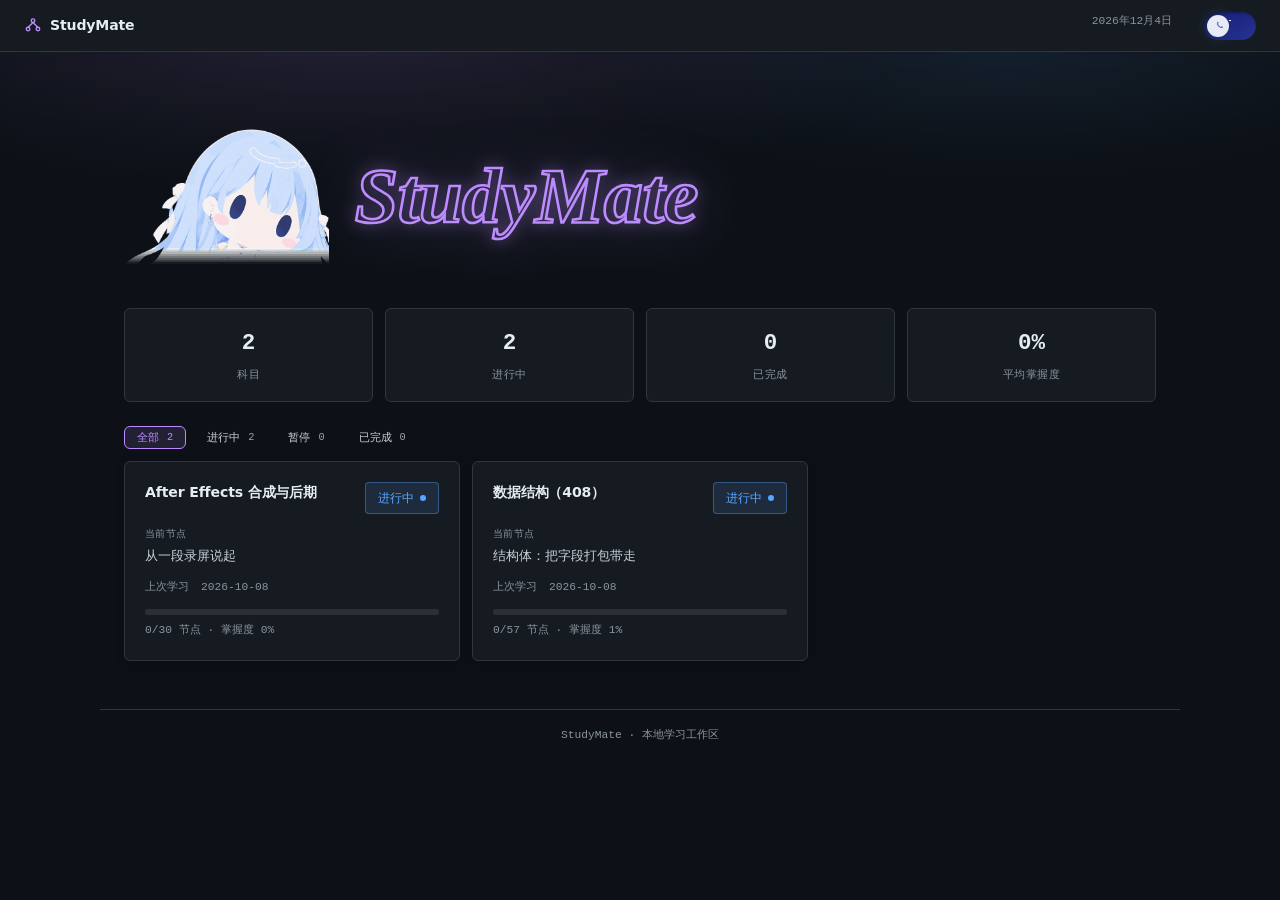
<file: index.html>
<!DOCTYPE html>
<html lang="zh-CN" data-theme="dark">
<head>
<meta charset="UTF-8">
<meta name="viewport" content="width=device-width, initial-scale=1">
<meta name="description" content="StudyMate 课程总览：多科目学习进度、路线图与课件入口。">
<title>我的课程 · StudyMate</title>

<!-- Sayo UI（vendored，MIT）+ 本项目共享主题层。
     两者都由 gen_home.py 拷进学习工作区的 .learning/assets/；
     本模板只声明引用，不改样式来源 -->
<link rel="stylesheet" href=".learning/assets/sayo/sayo.css">
<link rel="stylesheet" href=".learning/assets/learn-theme.css">

<!-- 主题：首帧前应用已保存的主题（共享逻辑在 assets/learn-theme.js，
     暗色是默认（Sayo 的 Primer 暗色），亮色=我们的暖色系；URL 加 ?theme=light 可临时预览） -->
<script src=".learning/assets/learn-theme.js"></script>
<script>LearnTheme.apply();</script>

<style>
/* ═══════════════════════════════════════════════════════════════
   根主页（课程总览）· 页面专属样式
   组件来自 Sayo（nav / stat / card / tag / btn / toggle / grid），
   主题令牌在 learn-theme.css：亮色=暖纸白+深绿，暗色=Sayo 暗色。
   本页样式全部内联：主页是生成产物，生成器只替换 LEARN 数据占位符注释行，
   其余内容原样保留。
   ═══════════════════════════════════════════════════════════════ */

/* ── 导航栏 ── */
.learn-nav-brand {
  display: inline-flex;
  align-items: center;
  gap: var(--syo-space-2);
}
.learn-nav-logo { width: 18px; height: 18px; color: var(--syo-accent); }

.learn-nav-date {
  font-family: var(--syo-font-mono);
  font-size: .75rem;
  color: var(--syo-fg-muted);
  margin-right: var(--syo-space-2);
}

/* ── 抬头区 ── */
.learn-hero {
  position: relative;
  overflow: hidden;
  padding: clamp(44px, 7vw, 76px) 0 clamp(30px, 4vw, 44px);
}

/* 亮色抬头：网格层已从本页撤掉（背景层那套现在只剩星云在暗色下用），
   改成一层极淡的冷色洗（--learn-soft-blue，调色板里的柔和蓝，不新造色值）——
   否则冷色的看板娘压在暖纸白上像"贴上去的" */
html[data-theme="light"] .learn-hero {
  background: linear-gradient(180deg, var(--learn-soft-blue) 0%, transparent 62%);
}

.learn-hero__inner { position: relative; z-index: 1; }

/* 抬头主视觉：透明底看板娘（左）+ 发光字（右）。本页不再有星空层——
   角色图接替它当抬头视觉，星云微光保留（否则角色是浮在纯色上的）。
   看板娘是共享资源 learn-mascot.png，由生成流程拷进 .learning/assets/ */
.learn-hero__brand-row {
  display: flex;
  align-items: center;
  gap: clamp(14px, 2.2vw, 26px);
}

.learn-hero__mascot {
  flex: none;
  width: clamp(124px, 16vw, 224px);
  height: auto;
}
/* 看板娘**不带外发光**：暗色下那圈蓝晕会在深底上糊成一团光斑，人物反而脏；
   亮色原来还要垫白晕压网格，网格撤掉之后白晕也没有存在理由了 */
html[data-theme="light"] .learn-hero__mascot {
  filter: none;
}

/* 品牌字：**真意大利体衬线 + 镂空描边**——字身透明，靠一圈 --brand-ink 描边 + 光晕成形。
   字体栈是有意写长的：C059（Century Schoolbook 开源同族）→ Charter → Noto Serif → Georgia，
   全是各平台自带的**真意大利体**衬线，哪台机器上都是"斜体衬线"这个设计意图，不会退化成无衬线。
   墨色只有一个来源 --brand-ink：暗色 = Sayo 紫强调（--syo-accent），
   亮色在下面的覆盖里换成主题的黑（--syo-fg-default）——描边与两层光晕都跟着它走，
   所以"换颜色"永远只改一个变量。
   - 不用 background-clip:text 填充：那个写法的渐变背景盒就是元素盒，line-height 一压紧，
     "y" 的下伸部就落到盒外拿不到颜色 → 看着像被截断。描边画在字形上，不受盒子限制。
   - 光晕走 filter: drop-shadow：镂空字的"形状"就是那圈描边，drop-shadow 跟着描边走，
     正好是霓虹灯管的效果；text-shadow 会从透明的字身里透出来，把镂空糊死。
   - 刷新时的入场动效见下面的 learn-brand-in。 */
.learn-hero__brand {
  --brand-ink: var(--syo-accent);
  margin: 0;
  font-family: "C059", "Century Schoolbook L", "Bitstream Charter", "Noto Serif", Georgia, serif;
  font-style: italic;
  font-size: clamp(2.1rem, 6.8vw, 5.2rem);
  font-weight: 700;
  letter-spacing: -.005em;
  line-height: 1.16;
  color: transparent;
  -webkit-text-stroke: .034em var(--brand-ink);
  filter: drop-shadow(0 0 8px color-mix(in srgb, var(--brand-ink) 52%, transparent))
          drop-shadow(0 0 26px color-mix(in srgb, var(--brand-ink) 28%, transparent));
  animation: learn-brand-in 900ms var(--syo-ease-out) 60ms backwards;
}
/* 亮色：**同样是镂空描边**——字形两个主题一致，只换墨色与光晕强度。
   上一版在亮色改实心，是因为当时网格还在：镂空会让网格从笔画里透出来。
   网格整层撤掉之后，纸白底上的镂空就是干净的"钢印"，没有理由再换字形。
   墨色取 --syo-secondary（调色板里的蓝，与看板娘同一个色系）；光晕比暗色收细——
   暖纸白上的大光晕只会糊成一团雾。 */
html[data-theme="light"] .learn-hero__brand {
  --brand-ink: var(--syo-secondary);
  filter: drop-shadow(0 0 7px color-mix(in srgb, var(--brand-ink) 22%, transparent))
          drop-shadow(0 0 18px color-mix(in srgb, var(--brand-ink) 12%, transparent));
}

/* 刷新时的 logo 动效：光晕由弱到强"点亮"，同时字距从松收到紧、整体轻微上浮。
   起点必须是**看得见**的状态——本仓库的规矩是入场动效不许从 opacity:0 或
   "描边宽度 0"起手（卡片入场也只动 transform），否则动画一旦没跑起来，
   抬头就是一片空白。属性只挑不动可见性的：letter-spacing / transform / filter。
   prefers-reduced-motion 下由 Sayo 的全局规则把时长压成 0，直接落到终态。 */
@keyframes learn-brand-in {
  0% {
    letter-spacing: .085em;
    transform: translateY(8px);
    filter: drop-shadow(0 0 3px color-mix(in srgb, var(--brand-ink) 20%, transparent))
            drop-shadow(0 0 10px color-mix(in srgb, var(--brand-ink) 10%, transparent));
  }
  55% { letter-spacing: -.026em; }
  100% { letter-spacing: -.005em; }
}
/* 看板娘与品牌字同一条入场节奏（错开 60ms 起手），只动 transform */
@keyframes learn-mascot-in {
  from { transform: translateY(10px); }
  to   { transform: none; }
}
.learn-hero__mascot { animation: learn-mascot-in 900ms var(--syo-ease-out) backwards; }

/* 抬头里不再有可见的页面标题与副标题：字面的"我的课程"是 h1.syo-sr-only 里的，
   屏幕上由品牌字承担（页签 <title> 里也有"我的课程 · StudyMate"） */

/* ── 主体 ── */
.learn-main { padding-top: 0; }

.learn-stats { margin-bottom: var(--syo-space-2); }

/* ── 卡片入场：只动 transform，不动 opacity。
       opacity:0 起手的入场动画一旦没跑起来（动画被禁用/极慢设备/打印），
       整页主要内容就是隐形的；只位移不透明，最坏情况也只是错位 8px。
       backwards 填充：动画结束不保留 transform，Sayo 卡片自带的 hover 弹性立即可用 ── */
@keyframes learn-card-in {
  from { transform: translateY(8px); }
  to   { transform: none; }
}
.learn-subject-card { animation: learn-card-in .4s var(--syo-ease-elastic) backwards; }
.learn-subject-card:nth-child(2) { animation-delay: .04s; }
.learn-subject-card:nth-child(3) { animation-delay: .08s; }
.learn-subject-card:nth-child(4) { animation-delay: .12s; }
.learn-subject-card:nth-child(5) { animation-delay: .16s; }
.learn-subject-card:nth-child(n+6) { animation-delay: .20s; }

/* 入场动画只在首帧播放：播放完摘掉动画，避免筛选切换时重播 */
body.is-ready .learn-subject-card { animation: none; }

/* ── 窄屏补充（网格与导航的响应式由 Sayo 自己处理） ── */
@media (max-width: 768px) {
  /* Sayo 在窄屏把 grid-4 压成一列，4 个统计块会占满一屏；两列更合用 */
  .learn-stats { grid-template-columns: 1fr 1fr; }
}

@media (max-width: 640px) {
  .learn-nav-date { display: none; }
  /* 看板娘缩一号：560px 以下字号已经吃到下限，再占 120px 会把标题挤成两行 */
  .learn-hero__mascot { width: 104px; }
}
</style>
</head>

<body>
<a class="learn-skip" href="#learn-content">跳到课程列表</a>

<nav class="syo-nav">
  <span class="syo-nav-brand learn-nav-brand">
    <!-- 品牌标识：三个知识点节点连成的迷你路线图 -->
    <svg class="learn-nav-logo" viewBox="0 0 20 20" fill="none" stroke="currentColor" stroke-width="1.5" stroke-linecap="round" stroke-linejoin="round" aria-hidden="true">
      <path d="M10 7.2 4.7 12.6M10 7.2l5.3 5.4"/>
      <circle cx="10" cy="5.2" r="2"/>
      <circle cx="4.5" cy="14.5" r="2"/>
      <circle cx="15.5" cy="14.5" r="2"/>
    </svg>
    StudyMate
  </span>

  <div class="syo-nav-links">
    <span class="learn-nav-date" id="learn-today"></span>
    <label class="syo-toggle syo-toggle--theme" id="learn-theme-toggle" title="切换深浅主题" aria-label="切换深浅主题">
      <input type="checkbox" id="learn-theme-checkbox" checked>
      <span class="syo-toggle-track"></span>
      <span class="syo-toggle-knob">
        <svg class="syo-toggle-sun" viewBox="0 0 20 20" fill="none" aria-hidden="true"><circle cx="10" cy="10" r="3.5" stroke="#f57c00" stroke-width="1.5"/><path d="M10 2v2.5M10 15.5V18M2 10h2.5M15.5 10H18M4.34 4.34l1.77 1.77M13.89 13.89l1.77 1.77M4.34 15.66l1.77-1.77M13.89 6.11l1.77-1.77" stroke="#f57c00" stroke-width="1.2" stroke-linecap="round"/></svg>
        <svg class="syo-toggle-moon" viewBox="0 0 20 20" fill="none" aria-hidden="true"><path d="M16.5 12.5A6 6 0 019 4.5a6 6 0 007.5 8z" stroke="#5c6bc0" stroke-width="1.5" stroke-linejoin="round"/></svg>
      </span>
    </label>
  </div>
</nav>

<header class="learn-hero">
  <!-- 抬头背景：只剩星云微光（暗色下生效）。星点层与蓝图网格层都已从本页撤掉——
       抬头视觉换成看板娘 + 品牌字，见 .learn-hero__mascot / .learn-hero__brand -->
  <span class="learn-hero__nebula" aria-hidden="true"></span>
  <div class="syo-container learn-hero__inner">
    <!-- 页面标题只留在语义里（视觉隐藏）：抬头改成「看板娘 + 品牌字」后，
         屏幕上不再重复一遍"我的课程"——页签 <title> 里也有 -->
    <h1 class="syo-sr-only">我的课程</h1>
    <div class="learn-hero__brand-row">
      <img class="learn-hero__mascot" src=".learning/assets/learn-mascot.png" alt="" aria-hidden="true">
      <p class="learn-hero__brand">StudyMate</p>
    </div>
  </div>
</header>

<main class="syo-container learn-main" id="learn-content">

  <!-- 统计概览：数值由页面脚本从卡片的数据属性实时算出，生成器无需为此准备占位符。
       初始值写“–”而不是 0：脚本未运行时不显示一个错误的数字 -->
  <section class="syo-grid-4 learn-stats" id="learn-stats" aria-label="学习概览">
    <div class="syo-stat"><span class="syo-stat-value" id="learn-stat-total">–</span><span class="syo-stat-label">科目</span></div>
    <div class="syo-stat"><span class="syo-stat-value" id="learn-stat-active">–</span><span class="syo-stat-label">进行中</span></div>
    <div class="syo-stat"><span class="syo-stat-value" id="learn-stat-done">–</span><span class="syo-stat-label">已完成</span></div>
    <div class="syo-stat"><span class="syo-stat-value" id="learn-stat-mastery">–</span><span class="syo-stat-label">平均掌握度</span></div>
  </section>

  <!-- 状态筛选：按 subject.yaml 的 status 过滤卡片；计数由脚本填充 -->
  <div class="learn-filter" id="learn-filter" role="group" aria-label="按状态筛选科目">
    <button class="syo-btn syo-btn--ghost syo-btn--sm learn-filter__btn is-active" type="button" data-filter="全部" aria-pressed="true">全部<span class="learn-filter__count" data-count="all"></span></button>
    <button class="syo-btn syo-btn--ghost syo-btn--sm learn-filter__btn" type="button" data-filter="进行中" aria-pressed="false">进行中<span class="learn-filter__count" data-count="active"></span></button>
    <button class="syo-btn syo-btn--ghost syo-btn--sm learn-filter__btn" type="button" data-filter="暂停" aria-pressed="false">暂停<span class="learn-filter__count" data-count="paused"></span></button>
    <button class="syo-btn syo-btn--ghost syo-btn--sm learn-filter__btn" type="button" data-filter="已完成" aria-pressed="false">已完成<span class="learn-filter__count" data-count="done"></span></button>
  </div>

  <section class="learn-cards" aria-label="科目列表">

    <!--
      ============================================================
      生成器渲染规范（gen_home.py 按此结构替换下方占位符整行）
      ============================================================
      · 占位符整行替换为 <div class="learn-subject-list">…卡片…</div>；
        无科目时也输出空列表 <div class="learn-subject-list"></div>
        （空状态由页面脚本检测到 0 张卡片后显示，不在这里写死）。
      · 每张卡片一个 <article>，字段来自 subject.yaml + progress.yaml
        （下面的 data-* 数值只是格式示例，真实值由生成器计算）：

      <article class="syo-card learn-subject-card" data-status="进行中" data-progress="0.375" data-mastery="0.62">
        <a class="learn-subject-card__link" href=".learning/subjects/<slug>/index.html">
          <div class="learn-subject-card__head">
            <h3 class="learn-subject-card__name">科目名</h3>
            <span class="syo-tag learn-subject-card__status learn-status--active">进行中<span class="syo-tag-dot syo-tag-dot--blue"></span></span>
          </div>
          <p class="learn-subject-card__current">
            <span class="learn-subject-card__label">当前节点</span>
            <span class="learn-subject-card__value">节点标题</span>
          </p>
          <p class="learn-subject-card__meta">上次学习 <time>YYYY-MM-DD</time></p>
          <div class="learn-progress">
            <div class="learn-progress__track"><div class="learn-progress__bar" style="width:37.5%"></div></div>
            <div class="learn-progress__meta">
              <span>已完成节点/总节点 节点 · 掌握度 NN%</span>
              <span class="learn-subject-card__go" aria-hidden="true">→</span>
            </div>
          </div>
        </a>
      </article>

      · 状态徽章：class learn-status--active 进行中 / --paused 暂停 / --done 已完成
        （徽章文本写 subject.yaml 的原值；色点：进行中 syo-tag-dot--blue、
          暂停 syo-tag-dot--yellow、已完成 syo-tag-dot--green）
      · data-status 写 status 原值（供筛选脚本比对）；
        data-progress = 完成节点数 ÷ 总节点数（完成 = 状态达“能独立应用”及以上）；
        data-mastery = progress.yaml 中各节点 mastery 的平均值（0–1）
      · 进度条内联 style="width:NN%" 用 data-progress 换算，保证无 JS 时也能看到进度
      · 当前节点 = progress.yaml / curriculum.yaml 中状态为“学习中”的节点标题；
        没有正在学的节点时写“还没开始”
      · 上次学习日期 = progress.yaml 的 updated_at 取日期部分（YYYY-MM-DD）
      · 卡片链接指向该科目主页：.learning/subjects/<slug>/index.html
      ============================================================
    -->
    <div class="learn-subject-list">
<article class="syo-card learn-subject-card" data-status="进行中" data-progress="0" data-mastery="0">
  <a class="learn-subject-card__link" href=".learning/subjects/after-effects/index.html">
    <div class="learn-subject-card__head">
      <h3 class="learn-subject-card__name">After Effects 合成与后期</h3>
      <span class="syo-tag learn-subject-card__status learn-status--active">进行中<span class="syo-tag-dot syo-tag-dot--blue"></span></span>
    </div>
    <p class="learn-subject-card__current">
      <span class="learn-subject-card__label">当前节点</span>
      <span class="learn-subject-card__value">从一段录屏说起</span>
    </p>
    <p class="learn-subject-card__meta">上次学习 <time>2026-10-08</time></p>
    <div class="learn-progress">
      <div class="learn-progress__track"><div class="learn-progress__bar" style="width:0%"></div></div>
      <div class="learn-progress__meta">
        <span>0/30 节点 · 掌握度 0%</span>
        <span class="learn-subject-card__go" aria-hidden="true">→</span>
      </div>
    </div>
  </a>
</article>
<article class="syo-card learn-subject-card" data-status="进行中" data-progress="0" data-mastery="0.00964912">
  <a class="learn-subject-card__link" href=".learning/subjects/data-structures/index.html">
    <div class="learn-subject-card__head">
      <h3 class="learn-subject-card__name">数据结构（408）</h3>
      <span class="syo-tag learn-subject-card__status learn-status--active">进行中<span class="syo-tag-dot syo-tag-dot--blue"></span></span>
    </div>
    <p class="learn-subject-card__current">
      <span class="learn-subject-card__label">当前节点</span>
      <span class="learn-subject-card__value">结构体：把字段打包带走</span>
    </p>
    <p class="learn-subject-card__meta">上次学习 <time>2026-10-08</time></p>
    <div class="learn-progress">
      <div class="learn-progress__track"><div class="learn-progress__bar" style="width:0%"></div></div>
      <div class="learn-progress__meta">
        <span>0/57 节点 · 掌握度 1%</span>
        <span class="learn-subject-card__go" aria-hidden="true">→</span>
      </div>
    </div>
  </a>
</article>
</div>

    <p class="learn-filter-empty" id="learn-filter-empty" hidden>这个状态下还没有科目。</p>
  </section>

  <!-- 空状态：工作区还没有任何科目时显示（脚本切换） -->
  <section class="learn-empty" id="learn-empty" hidden>
    <span class="learn-empty__glyph" aria-hidden="true">
      <svg viewBox="0 0 20 20" fill="none" stroke="currentColor" stroke-width="1.5" stroke-linecap="round" stroke-linejoin="round">
        <path d="M10 7.2 4.7 12.6M10 7.2l5.3 5.4"/>
        <circle cx="10" cy="5.2" r="2"/>
        <circle cx="4.5" cy="14.5" r="2"/>
        <circle cx="15.5" cy="14.5" r="2"/>
      </svg>
    </span>
    <h2 class="learn-empty__title">还没有课程</h2>
    <p class="learn-empty__text">告诉 agent 你想学什么，它会先和你聊聊目标与配合的项目，再建好课程路线图。之后每学完一个知识点，这里都会更新进度。</p>
    <p class="learn-empty__hint">例如：想学 TypeScript，能独立做一个 Web API 项目</p>
  </section>

</main>

<footer class="learn-footer syo-container">StudyMate · 本地学习工作区</footer>

<script src=".learning/assets/sayo/sayo.js"></script>
<script>
(function () {
  'use strict';

  var reduced = window.matchMedia('(prefers-reduced-motion: reduce)').matches;

  /* 抬头不再有视差层：星空被看板娘接替（见 .learn-hero__mascot），
     本页因此也没有 data-syo-parallax——主题切换只剩主题本身要切 */

  /* ---------- 主题开关（主题本身已在 <head> 里应用） ---------- */
  var themeCheckbox = document.getElementById('learn-theme-checkbox');
  LearnTheme.wire(themeCheckbox);

  /* ---------- 今天日期（导航栏右上角） ---------- */
  var dateText = '';
  try {
    dateText = new Date().toLocaleDateString('zh-CN', { year: 'numeric', month: 'long', day: 'numeric' });
  } catch (e) {
    dateText = new Date().toISOString().slice(0, 10);
  }
  var todayNav = document.getElementById('learn-today');
  if (todayNav) todayNav.textContent = dateText;

  /* ---------- 卡片数据 ---------- */
  var cards = Array.prototype.slice.call(document.querySelectorAll('.learn-subject-card'));
  var statsEl = document.getElementById('learn-stats');
  var filterEl = document.getElementById('learn-filter');
  var filterEmptyEl = document.getElementById('learn-filter-empty');
  var emptyEl = document.getElementById('learn-empty');

  /* 没有任何科目：隐藏统计与筛选，显示引导空状态 */
  if (cards.length === 0) {
    if (statsEl) statsEl.hidden = true;
    if (filterEl) filterEl.hidden = true;
    if (emptyEl) emptyEl.hidden = false;
    document.body.classList.add('is-ready');
    return;
  }
  if (emptyEl) emptyEl.hidden = true;

  /* ---------- 统计概览 ---------- */
  var STATUS_ACTIVE = '进行中';
  var STATUS_DONE = '已完成';

  var total = cards.length;
  var activeCount = cards.filter(function (c) { return c.dataset.status === STATUS_ACTIVE; }).length;
  var doneCount = cards.filter(function (c) { return c.dataset.status === STATUS_DONE; }).length;
  var mastery = Math.round(
    cards.reduce(function (sum, c) { return sum + (parseFloat(c.dataset.mastery) || 0); }, 0) / total * 100
  );

  function countUp(el, target, suffix) {
    if (!el) return;
    suffix = suffix || '';
    if (reduced) { el.textContent = target + suffix; return; }
    var duration = 520;
    var start = null;
    var settled = false;
    /* 兜底：无论 rAF 是否被浏览器节流，最终都必须落到真实数值，
       否则标签页在后台加载时会一直显示动画中途的错误数字 */
    function settle() {
      if (settled) return;
      settled = true;
      el.textContent = target + suffix;
    }
    function step(ts) {
      if (settled) return;
      if (start === null) start = ts;
      var p = Math.min((ts - start) / duration, 1);
      var eased = 1 - Math.pow(1 - p, 3);
      el.textContent = Math.round(target * eased) + suffix;
      if (p < 1) requestAnimationFrame(step);
      else settle();
    }
    requestAnimationFrame(step);
    window.setTimeout(settle, duration + 150);
  }

  countUp(document.getElementById('learn-stat-total'), total);
  countUp(document.getElementById('learn-stat-active'), activeCount);
  countUp(document.getElementById('learn-stat-done'), doneCount);
  countUp(document.getElementById('learn-stat-mastery'), mastery, '%');

  /* ---------- 筛选计数 ---------- */
  var pausedCount = cards.filter(function (c) { return c.dataset.status === '暂停'; }).length;
  var counts = { all: total, active: activeCount, paused: pausedCount, done: doneCount };
  Object.keys(counts).forEach(function (key) {
    var el = document.querySelector('.learn-filter__count[data-count="' + key + '"]');
    if (el) el.textContent = counts[key];
  });

  /* ---------- 筛选 ---------- */
  var FILTER_KEY = 'le-filter';
  var FILTER_MAP = { '进行中': 'active', '暂停': 'paused', '已完成': 'done' };
  var currentFilter = '全部';
  try {
    var savedFilter = localStorage.getItem(FILTER_KEY);
    if (savedFilter) currentFilter = savedFilter;
  } catch (e) {}

  function applyFilter(name) {
    var visible = 0;
    cards.forEach(function (card) {
      var show = (name === '全部') || (card.dataset.status === name);
      card.hidden = !show;
      if (show) visible++;
    });
    if (filterEmptyEl) filterEmptyEl.hidden = visible > 0;
    if (filterEl) {
      Array.prototype.forEach.call(filterEl.querySelectorAll('.learn-filter__btn'), function (btn) {
        var on = btn.dataset.filter === name;
        btn.classList.toggle('is-active', on);
        btn.setAttribute('aria-pressed', on ? 'true' : 'false');
      });
    }
  }

  if (filterEl) {
    filterEl.addEventListener('click', function (event) {
      var btn = event.target.closest('.learn-filter__btn');
      if (!btn) return;
      currentFilter = btn.dataset.filter;
      applyFilter(currentFilter);
      try { localStorage.setItem(FILTER_KEY, currentFilter); } catch (e) {}
    });
  }

  /* 保存的筛选值可能已失效（如“暂停”科目已删除），回落到“全部” */
  if (currentFilter !== '全部' && !counts[FILTER_MAP[currentFilter]]) currentFilter = '全部';
  applyFilter(currentFilter);

  /* ---------- 进度条展开动画 ----------
     宽度的真值写在卡片的内联 style 里（无 JS 也正确）；
     这里先归零再回到真值来播放展开，rAF 被节流时由定时器兜底落到真值。 */
  cards.forEach(function (card) {
    var bar = card.querySelector('.learn-progress__bar');
    if (!bar) return;
    var target = Math.round((parseFloat(card.dataset.progress) || 0) * 100) + '%';
    if (reduced) { bar.style.width = target; return; }
    bar.style.width = '0%';
    requestAnimationFrame(function () {
      requestAnimationFrame(function () { bar.style.width = target; });
    });
    window.setTimeout(function () { bar.style.width = target; }, 160);
  });

  /* ---------- 首次入场动画播放完就停用，避免筛选切换时重播 ---------- */
  window.setTimeout(function () { document.body.classList.add('is-ready'); }, 900);
})();
</script>
</body>
</html>
</file>
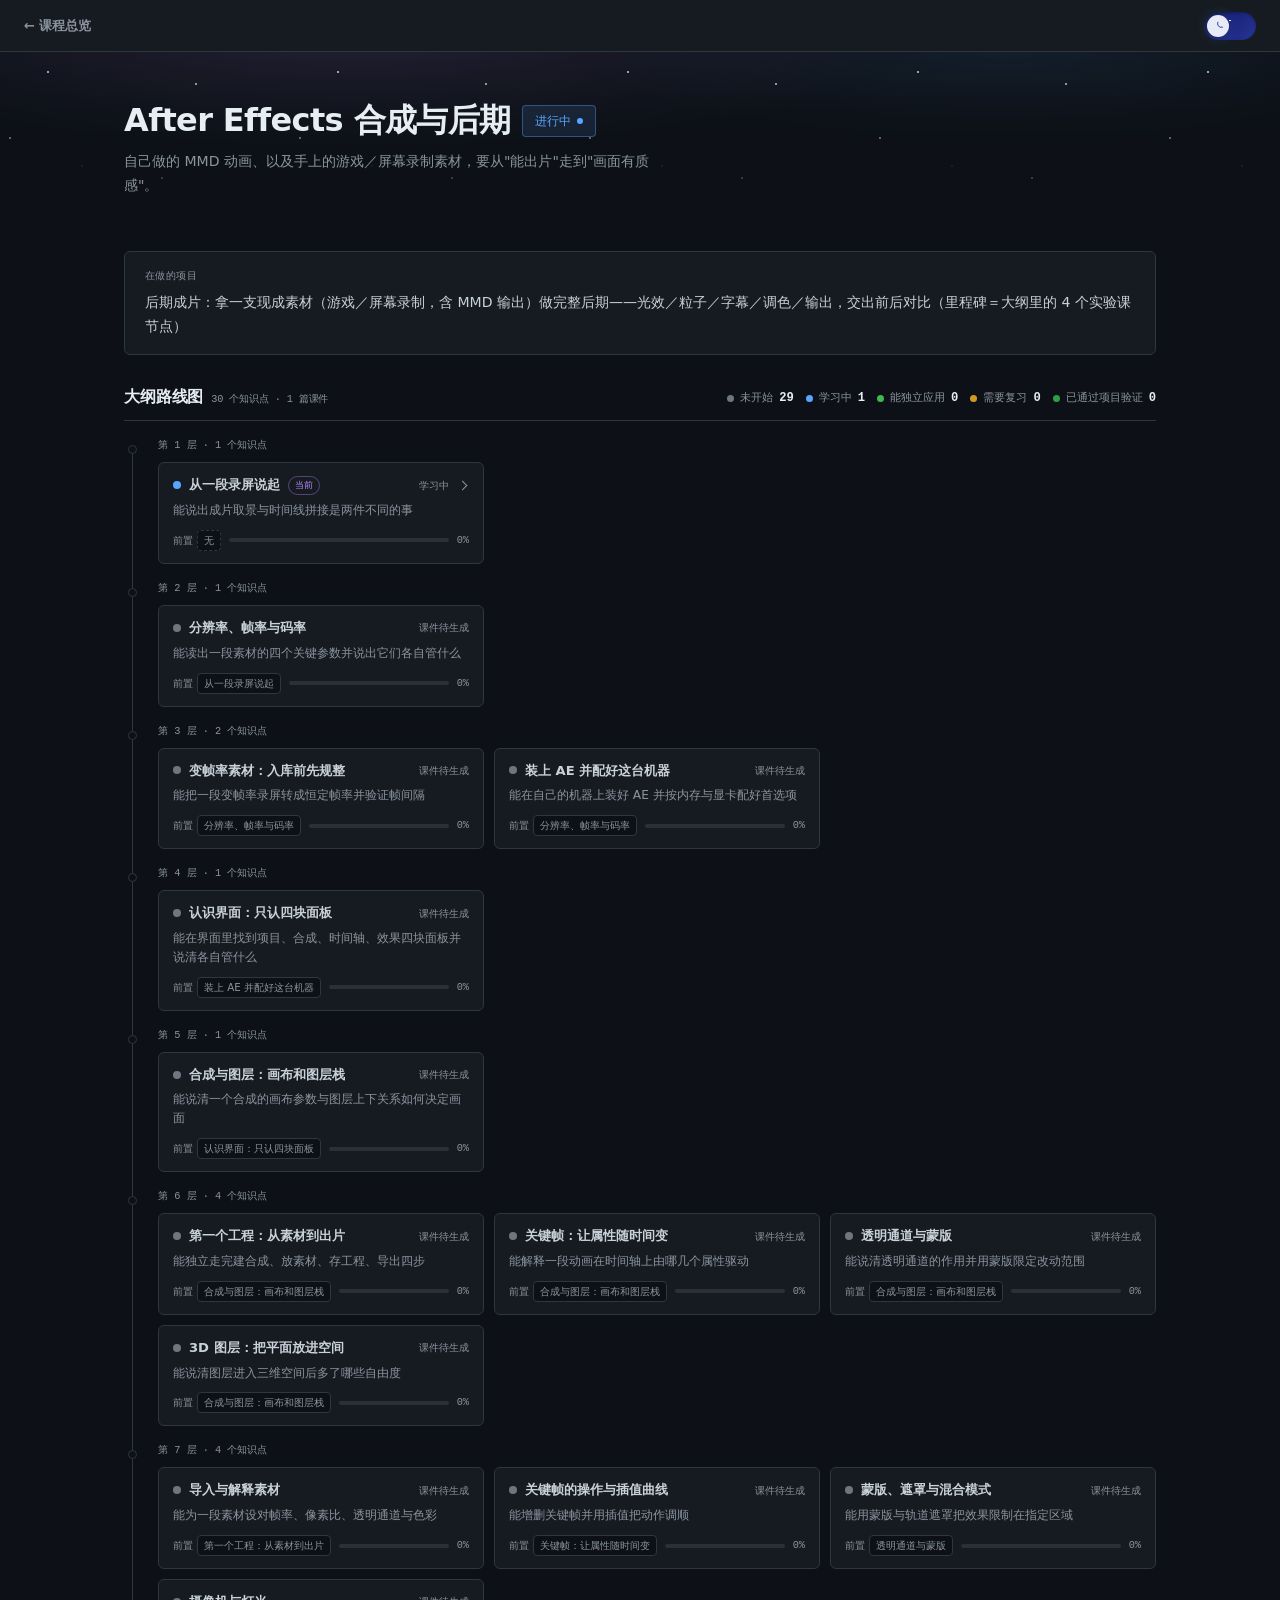
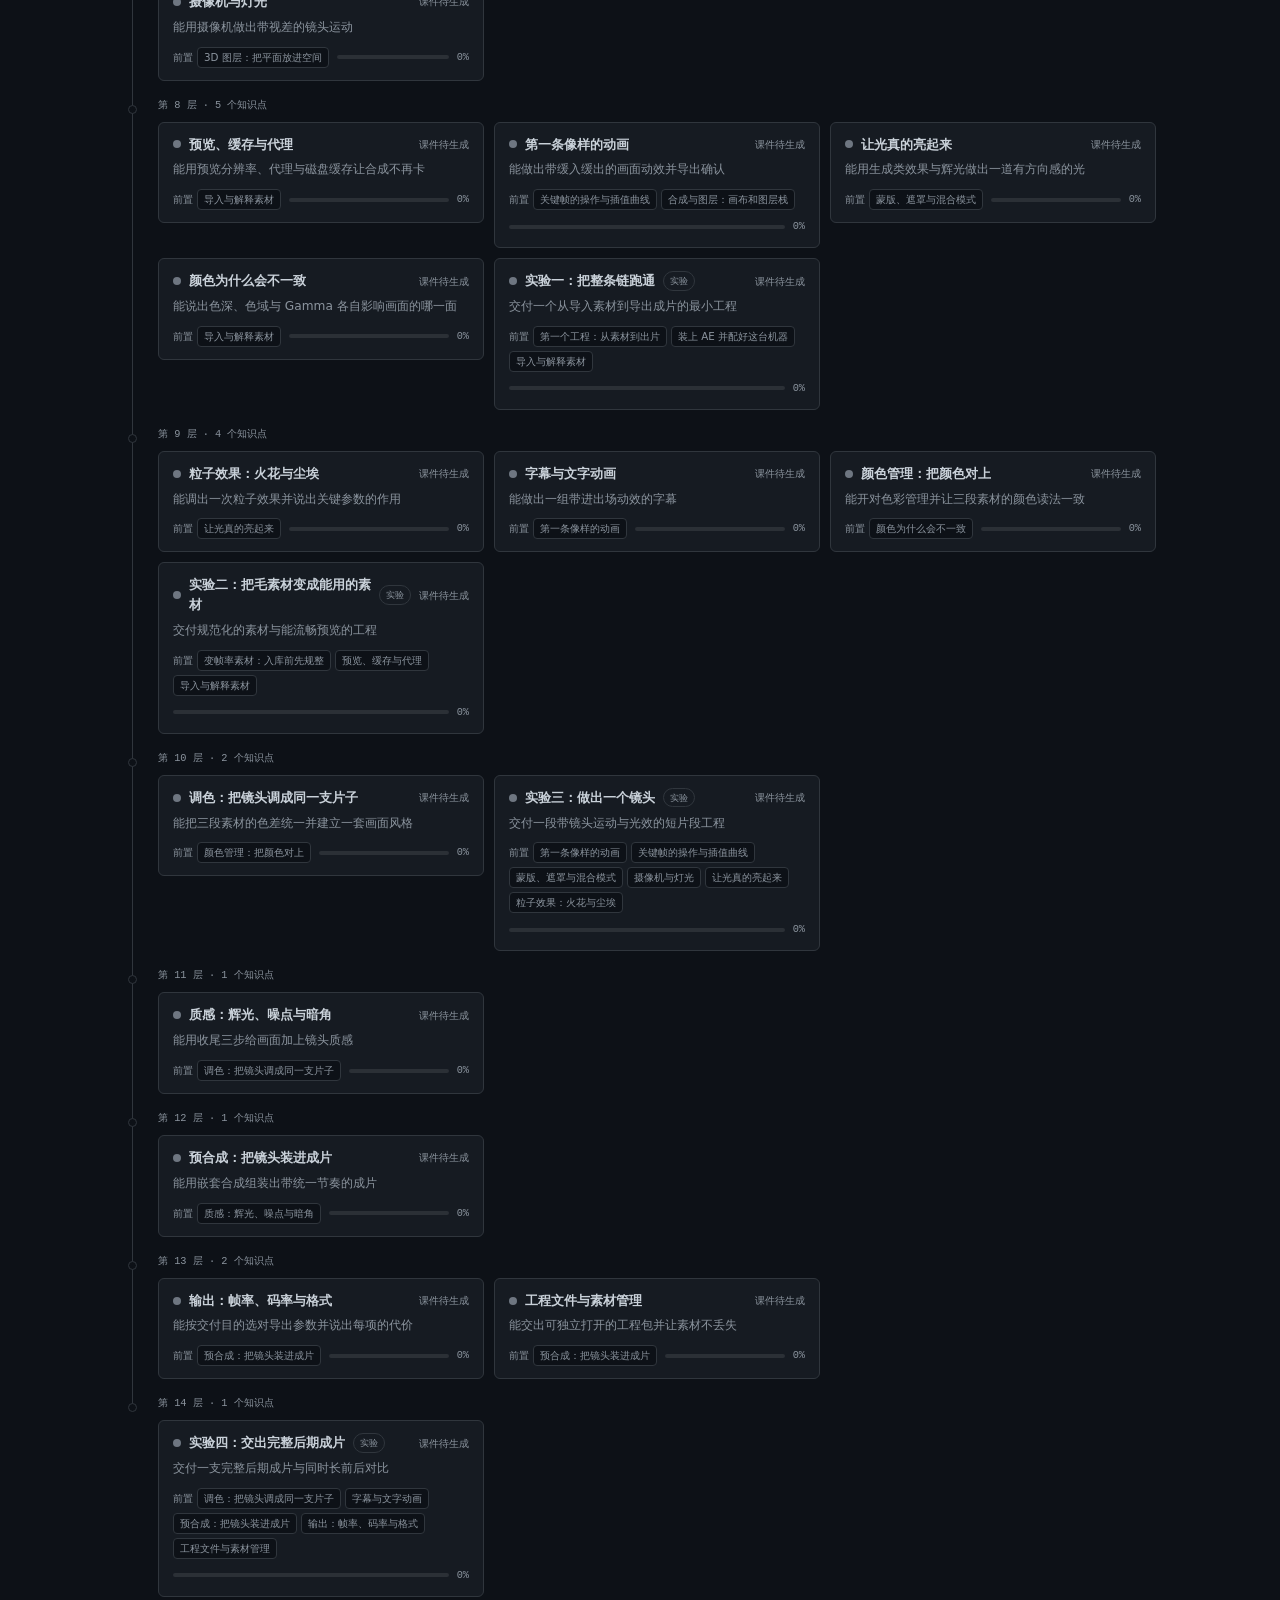
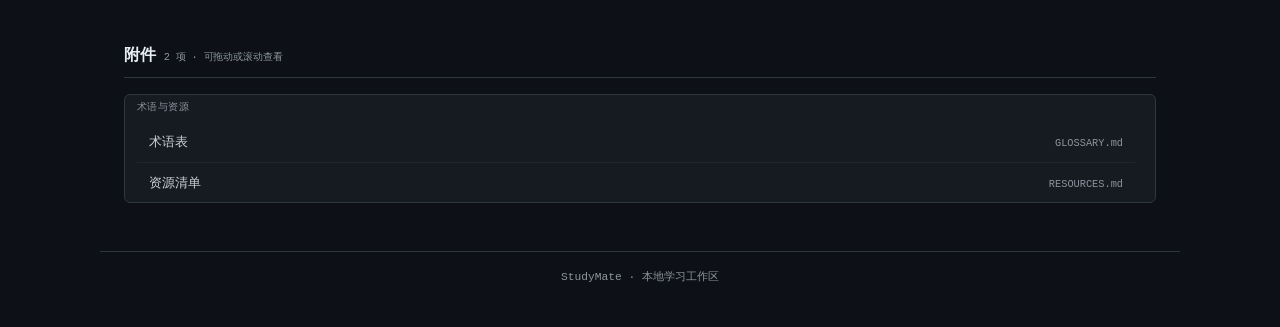
<file: .learning/subjects/after-effects/index.html>
<!DOCTYPE html>
<html lang="zh-CN" data-theme="dark">
<head>
<meta charset="UTF-8">
<meta name="viewport" content="width=device-width, initial-scale=1">
<meta name="description" content="科目主页：大纲路线图（点击节点展开课件）与附件。">
<title>After Effects 合成与后期 · 课程主页</title>

<!-- Sayo UI（vendored，MIT）+ 本项目共享主题层。
     科目页在 .learning/subjects/<slug>/ 下，共享层在 .learning/assets/，所以是 ../../assets/ -->
<link rel="stylesheet" href="../../assets/sayo/sayo.css">
<link rel="stylesheet" href="../../assets/learn-theme.css">

<!-- 主题：首帧前应用已保存的主题（共享逻辑在 ../../assets/learn-theme.js，
     暗色是默认（Sayo 的 Primer 暗色），亮色=我们的暖色系；URL 加 ?theme=light 可临时预览） -->
<script src="../../assets/learn-theme.js"></script>
<script>LearnTheme.apply();</script>

<style>
/* ═══════════════════════════════════════════════════════════════
   科目主页（大纲路线图 + 附件）· 页面专属样式
   组件来自 Sayo；主题与抬头背景图案在 learn-theme.css。
   本页样式全部内联：主页是生成产物，生成器只替换 LEARN 数据占位符注释行，
   其余内容原样保留。
   ═══════════════════════════════════════════════════════════════ */

/* ── 导航栏 ── */
.learn-back {
  display: inline-flex;
  align-items: center;
  gap: 6px;
  font-size: .875rem;
  color: var(--syo-fg-muted);
  text-decoration: none;
  transition: color 160ms var(--syo-ease-out);
}
.learn-back:hover { color: var(--syo-accent); }

/* ── 抬头 ── */
.learn-hero { position: relative; overflow: hidden; }
.learn-hero--subject { padding: clamp(30px, 4.5vw, 48px) 0 clamp(22px, 3vw, 30px); }
.learn-hero__inner { position: relative; z-index: 1; }

.learn-subject-head {
  display: flex;
  align-items: center;
  flex-wrap: wrap;
  gap: var(--syo-space-3);
}

.learn-subject-title {
  margin: 0;
  font-size: clamp(24px, 3.4vw, 32px);
  font-weight: 600;
  letter-spacing: -.02em;
  line-height: 1.3;
}

.learn-subject-mission {
  max-width: 62ch;
  margin: var(--syo-space-2) 0 0;
  font-size: .9375rem;
  line-height: 1.7;
  color: var(--syo-fg-muted);
}

/* ── 主体与区块 ── */
.learn-main { padding-top: 0; }

.learn-section { margin-top: var(--syo-space-8); }

.learn-section__head {
  display: flex;
  align-items: baseline;
  justify-content: space-between;
  flex-wrap: wrap;
  gap: var(--syo-space-2) var(--syo-space-4);
  padding-bottom: var(--syo-space-3);
  margin-bottom: var(--syo-space-4);
  border-bottom: 1px solid var(--syo-border);
}

.learn-section__title { margin: 0; font-size: 1.0625rem; font-weight: 600; }

.learn-section__hint {
  margin-left: var(--syo-space-2);
  font-family: var(--syo-font-mono);
  font-size: .6875rem;
  font-weight: 400;
  color: var(--syo-fg-muted);
}

/* ── 状态概览条（数值由脚本从节点 DOM 统计） ── */
.learn-overview { display: flex; flex-wrap: wrap; gap: var(--syo-space-3); }

.learn-overview__item {
  display: inline-flex;
  align-items: center;
  gap: 6px;
  font-size: .75rem;
  color: var(--syo-fg-muted);
}
.learn-overview__item b {
  font-family: var(--syo-font-mono);
  font-size: .8125rem;
  font-weight: 600;
  color: var(--syo-fg-default);
}

.learn-overview__dot { width: 7px; height: 7px; border-radius: 50%; background: var(--learn-todo); }
.learn-overview__item--learning .learn-overview__dot { background: var(--learn-learning); }
.learn-overview__item--done     .learn-overview__dot { background: var(--learn-done); }
.learn-overview__item--review   .learn-overview__dot { background: var(--learn-review); }
.learn-overview__item--verified .learn-overview__dot { background: var(--learn-verified); }

/* ── 在做的项目 ── */
.learn-project { margin-top: var(--syo-space-6); }

.learn-project__card {
  padding: var(--syo-space-4) var(--syo-space-5);
  background: var(--syo-bg-surface);
  border: 1px solid var(--syo-border);
  border-radius: var(--syo-radius-md);
}

.learn-project__label {
  display: block;
  font-family: var(--syo-font-mono);
  font-size: .6875rem;
  letter-spacing: .04em;
  color: var(--syo-fg-muted);
}

.learn-project__current { margin: 6px 0 0; font-size: .9375rem; }

.learn-project__lists {
  display: flex;
  flex-wrap: wrap;
  gap: var(--syo-space-6);
  margin-top: var(--syo-space-3);
}
.learn-project__sub {
  display: block;
  font-size: .75rem;
  color: var(--syo-fg-muted);
  margin-bottom: 4px;
}
.learn-project__lists ul { margin: 0; padding-left: 1.1em; font-size: .8125rem; line-height: 1.9; }

.learn-project__none {
  margin: 0;
  padding: var(--syo-space-4) var(--syo-space-5);
  font-size: .875rem;
  color: var(--syo-fg-muted);
  border: 1px dashed var(--syo-border);
  border-radius: var(--syo-radius-md);
}

/* ── 大纲路线图：分层卡片 ── */
.learn-roadmap { display: flex; flex-direction: column; }

.learn-level { display: flex; gap: var(--syo-space-4); }

/* 左侧主脉：把各层串成一条线 */
.learn-level__rail { position: relative; width: 18px; flex: none; }
.learn-level__rail::before {
  content: "";
  position: absolute;
  left: 8px; top: 0; bottom: 0;
  width: 1px;
  background: var(--syo-border);
}
.learn-level:first-child .learn-level__rail::before { top: 13px; }
.learn-level:last-child .learn-level__rail::before { bottom: calc(100% - 13px); }

.learn-level__dot {
  position: absolute;
  left: 4px; top: 8px;
  width: 9px; height: 9px;
  border-radius: 50%;
  background: var(--syo-bg-base);
  border: 1px solid var(--syo-border);
}

.learn-level__body { flex: 1; min-width: 0; padding-bottom: var(--syo-space-4); }

.learn-level__label {
  margin-bottom: var(--syo-space-2);
  font-family: var(--syo-font-mono);
  font-size: .6875rem;
  color: var(--syo-fg-muted);
}

.learn-level__grid {
  display: grid;
  grid-template-columns: repeat(auto-fill, minmax(272px, 1fr));
  gap: 10px;
  /* 关键：默认 stretch 会让同层卡片被最高的一张拉齐，
     看起来像"一起展开了"——改成 start，每张卡保持自身高度 */
  align-items: start;
}

/* ── 节点卡（有课件的可点击展开） ── */
.learn-node {
  display: block;
  padding: 12px 14px;
  background: var(--syo-bg-surface);
  border: 1px solid var(--syo-border);
  border-radius: var(--syo-radius-md);
  transition: border-color 160ms var(--syo-ease-out), transform 160ms var(--syo-ease-out);
}
.learn-node--expandable { cursor: pointer; }
.learn-node:hover { border-color: var(--syo-accent); transform: translateY(-1px); }
/* 展开时只给父卡片描边高亮，父卡片本身不长大——长大的是它下面的子卡片组 */
.learn-slot[open] > .learn-node { border-color: var(--syo-accent); }

/* 卡片不许被内容撑宽：details 是网格项、.learn-node 是它的子块，两层都要 min-width:0，
   否则标题的 min-content（nowrap 中文串）会把卡片顶出所在列——"标题超出卡片宽度"就是这么来的 */
.learn-slot, .learn-node { min-width: 0; }

/* 父卡片作为 <summary>：去掉原生三角标记 */
summary.learn-node { list-style: none; }
summary.learn-node::-webkit-details-marker { display: none; }
summary.learn-node:focus-visible { outline: 2px solid var(--syo-accent); outline-offset: 3px; }

.learn-node__row { display: flex; align-items: center; gap: 8px; }

.learn-node__dot { width: 8px; height: 8px; border-radius: 50%; flex: none; background: var(--learn-todo); }

.learn-node__title {
  margin: 0;
  min-width: 0;
  /* 标题最多两行：卡片这一行还有课型徽标/状态/箭头，一行放不下 16 字标题；
     两行比省略号友好，也不至于把卡片撑高（上限由 gen_home.py 的软提醒兜着） */
  display: -webkit-box;
  -webkit-box-orient: vertical;
  -webkit-line-clamp: 2;
  overflow: hidden;
  font-size: .875rem;
  font-weight: 600;
  line-height: 1.5;
  overflow-wrap: anywhere;
}

.learn-node__now {
  flex: none;
  padding: 1px 6px;
  font-family: var(--syo-font-mono);
  font-size: .625rem;
  color: var(--syo-accent);
  border: 1px solid var(--learn-line-accent);
  border-radius: 999px;
}

/* 课型徽标：kind 为「实验」的节点（里程碑验收课）在标题行标出来 */
.learn-node__kind {
  flex: none;
  padding: 1px 6px;
  font-size: .625rem;
  color: var(--syo-fg-muted);
  border: 1px solid var(--syo-border);
  border-radius: 999px;
}

.learn-node__status {
  margin-left: auto;
  flex: none;
  font-size: .6875rem;
  color: var(--syo-fg-muted);
  white-space: nowrap;
}

.learn-node__nolesson {
  margin-left: auto;
  flex: none;
  font-size: .6875rem;
  color: var(--syo-fg-muted);
  white-space: nowrap;
}

/* 展开箭头：纯 CSS 画的 V 形，展开时旋转 */
.learn-node__caret {
  flex: none;
  width: 7px;
  height: 7px;
  margin-left: 2px;
  margin-right: 3px;
  border-right: 1.5px solid var(--syo-fg-muted);
  border-bottom: 1.5px solid var(--syo-fg-muted);
  transform: rotate(-45deg);
  transition: transform 180ms var(--syo-ease-out);
}
.learn-slot[open] .learn-node__caret { transform: rotate(45deg); }

.learn-node__objective {
  display: -webkit-box;
  -webkit-box-orient: vertical;
  -webkit-line-clamp: 2;
  overflow: hidden;
  margin: 6px 0 0;
  font-size: .8125rem;
  line-height: 1.55;
  color: var(--syo-fg-muted);
}

.learn-node__foot { display: flex; align-items: center; gap: 8px; margin-top: 10px; flex-wrap: wrap; }

.learn-node__prereq, .learn-node__chip, .learn-node__mastery, .learn-node__pct { display: inline-flex; }

.learn-node__prereq {
  display: flex;
  align-items: center;
  gap: 4px;
  flex-wrap: wrap;
  font-size: .6875rem;
  color: var(--syo-fg-muted);
}

.learn-node__chip {
  padding: 1px 6px;
  font-size: .6875rem;
  border: 1px solid var(--syo-border);
  border-radius: var(--syo-radius-sm);
  background: var(--syo-bg-base);
}
/* 「无前置」用虚线边框区分，不用 opacity：半透明文字会把对比度压到 2.4:1 */
.learn-node__chip--none { border-style: dashed; }

.learn-node__mastery {
  flex: 1;
  min-width: 36px;
  height: 4px;
  background: var(--learn-track);
  border-radius: 999px;
  overflow: hidden;
}
.learn-node__mastery i { display: block; height: 100%; background: var(--syo-accent); border-radius: 999px; }

.learn-node__pct {
  font-family: var(--syo-font-mono);
  font-size: .6875rem;
  color: var(--syo-fg-muted);
}

/* ── 展开出来的课件子树：一群子卡片 ──
   父卡片不变大；它下面长出一组子卡片，用一条竖线串起来。
   竖线横坐标对齐父卡片的状态点（x=18px），所以看着就是从父节点长出来的。
   子卡片组整体左内边距 30px → 相对子卡片，竖线在 -12px 处。 */
.learn-node__children {
  display: flex;
  flex-direction: column;
  gap: 8px;
  margin-top: 10px;
  padding-left: 30px;
}

.learn-child {
  position: relative;
  display: flex;
  align-items: baseline;
  gap: 8px;
  padding: 8px 12px;
  background: var(--syo-bg-surface);
  border: 1px solid var(--syo-border);
  border-radius: var(--syo-radius-sm);
  font-size: .8125rem;
  color: var(--syo-fg-body);
  text-decoration: none;
  transition: border-color 140ms var(--syo-ease-out), color 140ms var(--syo-ease-out);
}
/* 悬停只改颜色/描边，绝不能用 transform：子卡片一移动，
   挂在它身上的竖线段与分支圆点会跟着偏，树线就断了 */
.learn-child:hover { border-color: var(--syo-accent); color: var(--syo-accent); }
.learn-child:focus-visible { outline: 2px solid var(--syo-accent); outline-offset: 2px; }

/* 竖线：每个子卡片画自己那一段（跨过卡间 8px 间隙），最后一个只画到自身中点 */
.learn-child::before {
  content: "";
  position: absolute;
  left: -12px;
  top: -9px;
  bottom: -9px;
  width: 1px;
  background: var(--syo-border);
}
.learn-child:first-child::before { top: -16px; }   /* 向上接到父卡片 */
.learn-child:last-child::before { bottom: 50%; }

/* 肘：竖线拐进子卡片 */
.learn-child::after {
  content: "";
  position: absolute;
  left: -12px;
  top: 50%;
  width: 12px;
  height: 1px;
  background: var(--syo-border);
}

/* 分支圆点：落在竖线上，与外侧大纲的层级点同款 */
.learn-child__dot {
  position: absolute;
  left: -15.5px;
  top: 50%;
  width: 7px;
  height: 7px;
  margin-top: -3.5px;
  border-radius: 50%;
  background: var(--syo-bg-base);
  border: 1px solid var(--syo-border);
  transition: border-color 140ms var(--syo-ease-out), background-color 140ms var(--syo-ease-out);
}
.learn-child:hover .learn-child__dot { border-color: var(--syo-accent); background: var(--syo-accent); }

.learn-child__no { font-family: var(--syo-font-mono); font-size: .6875rem; color: var(--syo-fg-muted); }
.learn-child__title { min-width: 0; overflow: hidden; text-overflow: ellipsis; white-space: nowrap; }

/* 状态着色：只用状态点，不给整卡上底色 */
.learn-node--learning .learn-node__dot { background: var(--learn-learning); }
.learn-node--done     .learn-node__dot { background: var(--learn-done); }
.learn-node--review   .learn-node__dot { background: var(--learn-review); }
.learn-node--verified .learn-node__dot { background: var(--learn-verified); }

.learn-roadmap__empty,
.learn-attachments__empty {
  margin: 0;
  padding: var(--syo-space-6) var(--syo-space-1);
  font-size: .875rem;
  color: var(--syo-fg-muted);
}

/* ── 附件区：纵向惯性滚动容器 ──
   Sayo 的 .syo-inertia 默认是横排卡片轨道；附件要竖排，所以这里覆盖
   （惯性 JS 本身是双轴的，纵向一样有惯性）。
   滚动区必须"看起来就能滚"，否则用户只会看到一列被截断的附件：
     · 面板外观（底色 + 描边 + 圆角）—— 和页面内容区分开，像个窗口
     · 常驻滚动条 —— 一进页面就能看到右侧有滚动条
     · 底部提示条（sticky）—— 明说"向下滚动查看更多"，滚到底自动隐藏
     · tabindex=0 —— 键盘也能滚（见下方 HTML），焦点环给可见反馈 */
.learn-attachments {
  display: block;
  max-height: 360px;
  overflow-x: hidden;
  overflow-y: auto;
  padding: 4px 10px 0 12px;
  background: var(--syo-bg-surface);
  border: 1px solid var(--syo-border);
  border-radius: var(--syo-radius-md);
  scrollbar-width: thin;
  scrollbar-color: var(--syo-fg-muted) var(--syo-bg-base);
  scrollbar-gutter: stable;
  overscroll-behavior: contain;
  cursor: grab;
}
.learn-attachments:focus-visible { outline: 2px solid var(--syo-accent); outline-offset: 2px; }

/* 常驻滚动条（Chrome/Safari）：一进页面就看得见 */
.learn-attachments::-webkit-scrollbar { width: 9px; }
.learn-attachments::-webkit-scrollbar-track { background: var(--syo-bg-base); border-radius: 999px; }
.learn-attachments::-webkit-scrollbar-thumb {
  background: var(--syo-fg-muted);
  border: 2px solid var(--syo-bg-surface);
  border-radius: 999px;
}
.learn-attachments:hover::-webkit-scrollbar-thumb { background: var(--syo-accent); }

/* 底部提示条：吸在可视区底部；滚到底或内容不足一屏时由脚本隐藏 */
.learn-attachments__more {
  position: sticky;
  bottom: 0;
  margin: 0 -10px 0 -12px;
  padding: 20px 12px 8px;
  background: linear-gradient(to bottom, transparent, var(--syo-bg-surface) 62%);
  font-family: var(--syo-font-mono);
  font-size: .6875rem;
  color: var(--syo-fg-muted);
  text-align: center;
  pointer-events: none;
}
.learn-attachments.is-end .learn-attachments__more,
.learn-attachments.is-short .learn-attachments__more { display: none; }

.learn-attachments__group + .learn-attachments__group { margin-top: var(--syo-space-4); }

.learn-attachments__label {
  margin-bottom: 6px;
  font-family: var(--syo-font-mono);
  font-size: .6875rem;
  letter-spacing: .04em;
  color: var(--syo-fg-muted);
}

.learn-attachment {
  display: flex;
  align-items: baseline;
  justify-content: space-between;
  gap: var(--syo-space-3);
  padding: 9px 12px;
  border-bottom: 1px solid var(--syo-border-muted);
  color: inherit;
  text-decoration: none;
  /* 附件行全是链接：禁掉原生"拖链接"（会出幽灵图并抢走拖拽），
     并禁止拖拽时选中文字——整个面板都要能当拖拽手柄用 */
  -webkit-user-drag: none;
  user-select: none;
  transition: background-color 140ms var(--syo-ease-out), color 140ms var(--syo-ease-out);
}
.learn-attachment:hover { background: var(--syo-bg-base); color: var(--syo-accent); }
.learn-attachment:last-child { border-bottom: 0; }

.learn-attachment__title { font-size: .875rem; min-width: 0; overflow: hidden; text-overflow: ellipsis; white-space: nowrap; }
.learn-attachment__meta {
  flex: none;
  font-family: var(--syo-font-mono);
  font-size: .6875rem;
  color: var(--syo-fg-muted);
}

/* ── 窄屏 ── */
@media (max-width: 768px) {
  .learn-level__grid { grid-template-columns: 1fr; }
  .learn-attachment__meta { display: none; }
}
</style>
</head>

<body>
<a class="learn-skip" href="#learn-content">跳到路线图</a>

<nav class="syo-nav">
  <span class="syo-nav-brand">
    <a class="learn-back" href="../../../index.html">← 课程总览</a>
  </span>

  <div class="syo-nav-links">
    <label class="syo-toggle syo-toggle--theme" id="learn-theme-toggle" title="切换深浅主题" aria-label="切换深浅主题">
      <input type="checkbox" id="learn-theme-checkbox" checked>
      <span class="syo-toggle-track"></span>
      <span class="syo-toggle-knob">
        <svg class="syo-toggle-sun" viewBox="0 0 20 20" fill="none" aria-hidden="true"><circle cx="10" cy="10" r="3.5" stroke="#f57c00" stroke-width="1.5"/><path d="M10 2v2.5M10 15.5V18M2 10h2.5M15.5 10H18M4.34 4.34l1.77 1.77M13.89 13.89l1.77 1.77M4.34 15.66l1.77-1.77M13.89 6.11l1.77-1.77" stroke="#f57c00" stroke-width="1.2" stroke-linecap="round"/></svg>
        <svg class="syo-toggle-moon" viewBox="0 0 20 20" fill="none" aria-hidden="true"><path d="M16.5 12.5A6 6 0 019 4.5a6 6 0 007.5 8z" stroke="#5c6bc0" stroke-width="1.5" stroke-linejoin="round"/></svg>
      </span>
    </label>
  </div>
</nav>

<header class="learn-hero learn-hero--subject">
  <!-- 抬头背景图案（本页不挂视差：视差只开在正文的惯性滚动与课件目录上） -->
  <span class="learn-hero__grid" aria-hidden="true"></span>
  <span class="learn-hero__nebula" aria-hidden="true"></span>
  <span class="learn-hero__stars learn-hero__stars--far" aria-hidden="true"></span>
  <span class="learn-hero__stars learn-hero__stars--near" aria-hidden="true"></span>

  <div class="syo-container learn-hero__inner">
    <div class="learn-subject-head">
      <h1 class="learn-subject-title">After Effects 合成与后期</h1>
      <span class="syo-tag learn-status learn-status--active">进行中<span class="syo-tag-dot syo-tag-dot--blue"></span></span>
    </div>
    <p class="learn-subject-mission">自己做的 MMD 动画、以及手上的游戏／屏幕录制素材，要从"能出片"走到"画面有质感"。</p>
  </div>
</header>

<main class="syo-container learn-main" id="learn-content">

  <!-- 在做的项目：gen_home.py 用 progress.yaml 的 project.current 渲染
       （里程碑是路线图里 `kind: 实验` 的节点，不在这张卡片里） -->
  <section class="learn-project" aria-label="在做的项目">
    <div class="learn-project__card">
  <span class="learn-project__label">在做的项目</span>
  <p class="learn-project__current">后期成片：拿一支现成素材（游戏／屏幕录制，含 MMD 输出）做完整后期——光效／粒子／字幕／调色／输出，交出前后对比（里程碑＝大纲里的 4 个实验课节点）</p>
</div>
  </section>

  <section class="learn-section" aria-labelledby="learn-roadmap-title">
    <div class="learn-section__head">
      <h2 class="learn-section__title" id="learn-roadmap-title">大纲路线图<span class="learn-section__hint" id="learn-roadmap-meta"></span></h2>
      <!-- 状态概览条：数值由脚本从节点 DOM 统计（生成器不必为此准备占位符） -->
      <div class="learn-overview" id="learn-overview">
        <span class="learn-overview__item learn-overview__item--todo"><span class="learn-overview__dot"></span>未开始<b id="learn-count-todo">–</b></span>
        <span class="learn-overview__item learn-overview__item--learning"><span class="learn-overview__dot"></span>学习中<b id="learn-count-learning">–</b></span>
        <span class="learn-overview__item learn-overview__item--done"><span class="learn-overview__dot"></span>能独立应用<b id="learn-count-done">–</b></span>
        <span class="learn-overview__item learn-overview__item--review"><span class="learn-overview__dot"></span>需要复习<b id="learn-count-review">–</b></span>
        <span class="learn-overview__item learn-overview__item--verified"><span class="learn-overview__dot"></span>已通过项目验证<b id="learn-count-verified">–</b></span>
      </div>
    </div>

    <!--
      ============================================================
      生成器渲染规范 1（gen_home.py 按此结构替换下方占位符整行）
      ============================================================
      · 占位符整行替换为 <div class="learn-roadmap">…层级…</div>；
        没有大纲时替换为空字符串（空状态由页面脚本显示）。
      · 分层：按 curriculum.yaml 的 prerequisites 算最长路径层级，第 1 层在前；
        edges 用于校验与跨层依赖，不直接渲染。

      <div class="learn-roadmap">
        <div class="learn-level">
          <div class="learn-level__rail"><span class="learn-level__dot"></span></div>
          <div class="learn-level__body">
            <div class="learn-level__label">第 1 层 · 2 个知识点</div>
            <div class="learn-level__grid">

              <details class="learn-slot" data-id="<节点id>">
                <summary class="learn-node learn-node--learning learn-node--expandable">
                  <span class="learn-node__row">
                    <span class="learn-node__dot"></span>
                    <span class="learn-node__title">节点标题</span>
                    <span class="learn-node__now">当前</span>
                    <span class="learn-node__status">学习中</span>
                    <span class="learn-node__caret" aria-hidden="true"></span>
                  </span>
                  <span class="learn-node__objective">节点目标（objective）</span>
                  <span class="learn-node__foot">
                    <span class="learn-node__prereq">前置 <span class="learn-node__chip">前置节点名</span></span>
                    <span class="learn-node__mastery"><i style="width:NN%"></i></span>
                    <span class="learn-node__pct">NN%</span>
                  </span>
                </summary>
                <div class="learn-node__children">
                  <a class="learn-child" href="lessons/NNNN-xxx.html">
                    <span class="learn-child__dot" aria-hidden="true"></span>
                    <span class="learn-child__no">NNNN</span>
                    <span class="learn-child__title">课件标题</span>
                  </a>
                  （该节点有几篇课件就写几张子卡片，按编号升序）
                </div>
              </details>
              </article>

              没有课件的节点（不可展开）：

              <article class="learn-node learn-node--todo" data-id="<节点id>" data-status="未开始" data-mastery="0">
                <span class="learn-node__row">
                  <span class="learn-node__dot"></span>
                  <span class="learn-node__title">节点标题</span>
                  <span class="learn-node__nolesson">课件待生成</span>
                </span>
                <span class="learn-node__objective">节点目标（objective）</span>
                <span class="learn-node__foot">
                  <span class="learn-node__prereq">前置 <span class="learn-node__chip">前置节点名</span></span>
                  <span class="learn-node__mastery"><i style="width:0%"></i></span>
                  <span class="learn-node__pct">0%</span>
                </span>
              </article>

            </div>
          </div>
        </div>
        …
      </div>

      · 状态 class 映射：未开始→--todo；学习中与初步理解→--learning；
        能独立应用→--done；需要复习→--review；已通过项目验证→--verified
      · 状态文本写 progress.yaml 的原值；data-status 也写原值
      · data-id 必须写课程节点 id（展开状态按它记忆）
      · 有课件的节点：外层用原生 <details class="learn-slot" data-id="<节点id>">
        （无 JS 也能展开、键盘天然可达）；父卡片本身是
        <summary class="learn-node learn-node--<状态> learn-node--expandable">，
        父卡片不会因为展开而变大——变高的是 details 容器本身；
        它下面（details 内容区）是 <div class="learn-node__children">，
        里面按编号升序放该节点的全部课件，每个课件是一张子卡片：
          <a class="learn-child" href="lessons/NNNN-xxx.html">
            <span class="learn-child__dot" aria-hidden="true"></span>
            <span class="learn-child__no">NNNN</span>
            <span class="learn-child__title">课件标题</span>
          </a>
      · 没有课件的节点：不加 --expandable、不用 details，
        就是一张普通 <article class="learn-node learn-node--<状态>">，
        标题所在行加 <span class="learn-node__nolesson">课件待生成</span>，不写 caret
      · 卡片内的元素都用 <span>（summary 的内容模型是 phrasing content，
        不要用 <div>/<p>）；objective 与 foot 用 display:block / flex 控制版式
      · learn-node__now 只出现在状态为“学习中”的节点上
      · 课型徽标：curriculum.yaml 里 `kind: 实验` 的节点（里程碑验收课），在标题行 title 之后
        加 <span class="learn-node__kind">实验</span>；`概念` 与 `实操` 不加徽标
        （有课件时，实验课的说明页也按普通子卡片列在 learn-node__children 里）
      · 前置标签用 prerequisites 里每个 id 对应的节点 title；
        没有前置时写 <span class="learn-node__chip learn-node__chip--none">无</span>
      · 掌握度：i 的 width 用 mastery × 100；没有 mastery 时按 0 处理
      · **卡片是地图不是教案**：标题与 objective 都**最多两行**（超出省略号截断），所以两者都要给
        `title` 属性（悬停看全文：`<span class="learn-node__title" title="全文">`）。
        两条软上限由 gen_home.py 在 stderr 提醒（不阻断）：标题 ≤16 字、objective ≤34 字；
        更长的说明写进 problem / practice / 过关标准——那些字段不上卡片
      ============================================================
    -->
    <div class="learn-roadmap">
  <div class="learn-level">
    <div class="learn-level__rail"><span class="learn-level__dot"></span></div>
    <div class="learn-level__body">
      <div class="learn-level__label">第 1 层 · 1 个知识点</div>
      <div class="learn-level__grid">
<details class="learn-slot" data-id="intro">
  <summary class="learn-node learn-node--learning learn-node--expandable">
    <span class="learn-node__row"><span class="learn-node__dot"></span><span class="learn-node__title" title="从一段录屏说起">从一段录屏说起</span><span class="learn-node__now">当前</span><span class="learn-node__status">学习中</span><span class="learn-node__caret" aria-hidden="true"></span></span>
    <span class="learn-node__objective" title="能说出成片取景与时间线拼接是两件不同的事">能说出成片取景与时间线拼接是两件不同的事</span>
    <span class="learn-node__foot"><span class="learn-node__prereq">前置 <span class="learn-node__chip learn-node__chip--none">无</span></span><span class="learn-node__mastery"><i style="width:0%"></i></span><span class="learn-node__pct">0%</span></span>
  </summary>
  <div class="learn-node__children">
    <a class="learn-child" href="lessons/0001-intro.html">
      <span class="learn-child__dot" aria-hidden="true"></span>
      <span class="learn-child__no">0001</span>
      <span class="learn-child__title">从一段录屏说起</span>
    </a>
  </div>
</details>
      </div>
    </div>
  </div>
  <div class="learn-level">
    <div class="learn-level__rail"><span class="learn-level__dot"></span></div>
    <div class="learn-level__body">
      <div class="learn-level__label">第 2 层 · 1 个知识点</div>
      <div class="learn-level__grid">
<article class="learn-node learn-node--todo" data-id="video.params" data-status="未开始" data-mastery="0">
  <span class="learn-node__row"><span class="learn-node__dot"></span><span class="learn-node__title" title="分辨率、帧率与码率">分辨率、帧率与码率</span><span class="learn-node__nolesson">课件待生成</span></span>
  <span class="learn-node__objective" title="能读出一段素材的四个关键参数并说出它们各自管什么">能读出一段素材的四个关键参数并说出它们各自管什么</span>
  <span class="learn-node__foot"><span class="learn-node__prereq">前置 <span class="learn-node__chip">从一段录屏说起</span></span><span class="learn-node__mastery"><i style="width:0%"></i></span><span class="learn-node__pct">0%</span></span>
</article>
      </div>
    </div>
  </div>
  <div class="learn-level">
    <div class="learn-level__rail"><span class="learn-level__dot"></span></div>
    <div class="learn-level__body">
      <div class="learn-level__label">第 3 层 · 2 个知识点</div>
      <div class="learn-level__grid">
<article class="learn-node learn-node--todo" data-id="footage.vfr" data-status="未开始" data-mastery="0">
  <span class="learn-node__row"><span class="learn-node__dot"></span><span class="learn-node__title" title="变帧率素材：入库前先规整">变帧率素材：入库前先规整</span><span class="learn-node__nolesson">课件待生成</span></span>
  <span class="learn-node__objective" title="能把一段变帧率录屏转成恒定帧率并验证帧间隔">能把一段变帧率录屏转成恒定帧率并验证帧间隔</span>
  <span class="learn-node__foot"><span class="learn-node__prereq">前置 <span class="learn-node__chip">分辨率、帧率与码率</span></span><span class="learn-node__mastery"><i style="width:0%"></i></span><span class="learn-node__pct">0%</span></span>
</article>
<article class="learn-node learn-node--todo" data-id="ae.install" data-status="未开始" data-mastery="0">
  <span class="learn-node__row"><span class="learn-node__dot"></span><span class="learn-node__title" title="装上 AE 并配好这台机器">装上 AE 并配好这台机器</span><span class="learn-node__nolesson">课件待生成</span></span>
  <span class="learn-node__objective" title="能在自己的机器上装好 AE 并按内存与显卡配好首选项">能在自己的机器上装好 AE 并按内存与显卡配好首选项</span>
  <span class="learn-node__foot"><span class="learn-node__prereq">前置 <span class="learn-node__chip">分辨率、帧率与码率</span></span><span class="learn-node__mastery"><i style="width:0%"></i></span><span class="learn-node__pct">0%</span></span>
</article>
      </div>
    </div>
  </div>
  <div class="learn-level">
    <div class="learn-level__rail"><span class="learn-level__dot"></span></div>
    <div class="learn-level__body">
      <div class="learn-level__label">第 4 层 · 1 个知识点</div>
      <div class="learn-level__grid">
<article class="learn-node learn-node--todo" data-id="ui.panels" data-status="未开始" data-mastery="0">
  <span class="learn-node__row"><span class="learn-node__dot"></span><span class="learn-node__title" title="认识界面：只认四块面板">认识界面：只认四块面板</span><span class="learn-node__nolesson">课件待生成</span></span>
  <span class="learn-node__objective" title="能在界面里找到项目、合成、时间轴、效果四块面板并说清各自管什么">能在界面里找到项目、合成、时间轴、效果四块面板并说清各自管什么</span>
  <span class="learn-node__foot"><span class="learn-node__prereq">前置 <span class="learn-node__chip">装上 AE 并配好这台机器</span></span><span class="learn-node__mastery"><i style="width:0%"></i></span><span class="learn-node__pct">0%</span></span>
</article>
      </div>
    </div>
  </div>
  <div class="learn-level">
    <div class="learn-level__rail"><span class="learn-level__dot"></span></div>
    <div class="learn-level__body">
      <div class="learn-level__label">第 5 层 · 1 个知识点</div>
      <div class="learn-level__grid">
<article class="learn-node learn-node--todo" data-id="comp.layer" data-status="未开始" data-mastery="0">
  <span class="learn-node__row"><span class="learn-node__dot"></span><span class="learn-node__title" title="合成与图层：画布和图层栈">合成与图层：画布和图层栈</span><span class="learn-node__nolesson">课件待生成</span></span>
  <span class="learn-node__objective" title="能说清一个合成的画布参数与图层上下关系如何决定画面">能说清一个合成的画布参数与图层上下关系如何决定画面</span>
  <span class="learn-node__foot"><span class="learn-node__prereq">前置 <span class="learn-node__chip">认识界面：只认四块面板</span></span><span class="learn-node__mastery"><i style="width:0%"></i></span><span class="learn-node__pct">0%</span></span>
</article>
      </div>
    </div>
  </div>
  <div class="learn-level">
    <div class="learn-level__rail"><span class="learn-level__dot"></span></div>
    <div class="learn-level__body">
      <div class="learn-level__label">第 6 层 · 4 个知识点</div>
      <div class="learn-level__grid">
<article class="learn-node learn-node--todo" data-id="first.project" data-status="未开始" data-mastery="0">
  <span class="learn-node__row"><span class="learn-node__dot"></span><span class="learn-node__title" title="第一个工程：从素材到出片">第一个工程：从素材到出片</span><span class="learn-node__nolesson">课件待生成</span></span>
  <span class="learn-node__objective" title="能独立走完建合成、放素材、存工程、导出四步">能独立走完建合成、放素材、存工程、导出四步</span>
  <span class="learn-node__foot"><span class="learn-node__prereq">前置 <span class="learn-node__chip">合成与图层：画布和图层栈</span></span><span class="learn-node__mastery"><i style="width:0%"></i></span><span class="learn-node__pct">0%</span></span>
</article>
<article class="learn-node learn-node--todo" data-id="keyframe.concept" data-status="未开始" data-mastery="0">
  <span class="learn-node__row"><span class="learn-node__dot"></span><span class="learn-node__title" title="关键帧：让属性随时间变">关键帧：让属性随时间变</span><span class="learn-node__nolesson">课件待生成</span></span>
  <span class="learn-node__objective" title="能解释一段动画在时间轴上由哪几个属性驱动">能解释一段动画在时间轴上由哪几个属性驱动</span>
  <span class="learn-node__foot"><span class="learn-node__prereq">前置 <span class="learn-node__chip">合成与图层：画布和图层栈</span></span><span class="learn-node__mastery"><i style="width:0%"></i></span><span class="learn-node__pct">0%</span></span>
</article>
<article class="learn-node learn-node--todo" data-id="masking.alpha" data-status="未开始" data-mastery="0">
  <span class="learn-node__row"><span class="learn-node__dot"></span><span class="learn-node__title" title="透明通道与蒙版">透明通道与蒙版</span><span class="learn-node__nolesson">课件待生成</span></span>
  <span class="learn-node__objective" title="能说清透明通道的作用并用蒙版限定改动范围">能说清透明通道的作用并用蒙版限定改动范围</span>
  <span class="learn-node__foot"><span class="learn-node__prereq">前置 <span class="learn-node__chip">合成与图层：画布和图层栈</span></span><span class="learn-node__mastery"><i style="width:0%"></i></span><span class="learn-node__pct">0%</span></span>
</article>
<article class="learn-node learn-node--todo" data-id="layers.3d" data-status="未开始" data-mastery="0">
  <span class="learn-node__row"><span class="learn-node__dot"></span><span class="learn-node__title" title="3D 图层：把平面放进空间">3D 图层：把平面放进空间</span><span class="learn-node__nolesson">课件待生成</span></span>
  <span class="learn-node__objective" title="能说清图层进入三维空间后多了哪些自由度">能说清图层进入三维空间后多了哪些自由度</span>
  <span class="learn-node__foot"><span class="learn-node__prereq">前置 <span class="learn-node__chip">合成与图层：画布和图层栈</span></span><span class="learn-node__mastery"><i style="width:0%"></i></span><span class="learn-node__pct">0%</span></span>
</article>
      </div>
    </div>
  </div>
  <div class="learn-level">
    <div class="learn-level__rail"><span class="learn-level__dot"></span></div>
    <div class="learn-level__body">
      <div class="learn-level__label">第 7 层 · 4 个知识点</div>
      <div class="learn-level__grid">
<article class="learn-node learn-node--todo" data-id="import.interpret" data-status="未开始" data-mastery="0">
  <span class="learn-node__row"><span class="learn-node__dot"></span><span class="learn-node__title" title="导入与解释素材">导入与解释素材</span><span class="learn-node__nolesson">课件待生成</span></span>
  <span class="learn-node__objective" title="能为一段素材设对帧率、像素比、透明通道与色彩">能为一段素材设对帧率、像素比、透明通道与色彩</span>
  <span class="learn-node__foot"><span class="learn-node__prereq">前置 <span class="learn-node__chip">第一个工程：从素材到出片</span></span><span class="learn-node__mastery"><i style="width:0%"></i></span><span class="learn-node__pct">0%</span></span>
</article>
<article class="learn-node learn-node--todo" data-id="keyframe.op" data-status="未开始" data-mastery="0">
  <span class="learn-node__row"><span class="learn-node__dot"></span><span class="learn-node__title" title="关键帧的操作与插值曲线">关键帧的操作与插值曲线</span><span class="learn-node__nolesson">课件待生成</span></span>
  <span class="learn-node__objective" title="能增删关键帧并用插值把动作调顺">能增删关键帧并用插值把动作调顺</span>
  <span class="learn-node__foot"><span class="learn-node__prereq">前置 <span class="learn-node__chip">关键帧：让属性随时间变</span></span><span class="learn-node__mastery"><i style="width:0%"></i></span><span class="learn-node__pct">0%</span></span>
</article>
<article class="learn-node learn-node--todo" data-id="masking.practice" data-status="未开始" data-mastery="0">
  <span class="learn-node__row"><span class="learn-node__dot"></span><span class="learn-node__title" title="蒙版、遮罩与混合模式">蒙版、遮罩与混合模式</span><span class="learn-node__nolesson">课件待生成</span></span>
  <span class="learn-node__objective" title="能用蒙版与轨道遮罩把效果限制在指定区域">能用蒙版与轨道遮罩把效果限制在指定区域</span>
  <span class="learn-node__foot"><span class="learn-node__prereq">前置 <span class="learn-node__chip">透明通道与蒙版</span></span><span class="learn-node__mastery"><i style="width:0%"></i></span><span class="learn-node__pct">0%</span></span>
</article>
<article class="learn-node learn-node--todo" data-id="layers.camera" data-status="未开始" data-mastery="0">
  <span class="learn-node__row"><span class="learn-node__dot"></span><span class="learn-node__title" title="摄像机与灯光">摄像机与灯光</span><span class="learn-node__nolesson">课件待生成</span></span>
  <span class="learn-node__objective" title="能用摄像机做出带视差的镜头运动">能用摄像机做出带视差的镜头运动</span>
  <span class="learn-node__foot"><span class="learn-node__prereq">前置 <span class="learn-node__chip">3D 图层：把平面放进空间</span></span><span class="learn-node__mastery"><i style="width:0%"></i></span><span class="learn-node__pct">0%</span></span>
</article>
      </div>
    </div>
  </div>
  <div class="learn-level">
    <div class="learn-level__rail"><span class="learn-level__dot"></span></div>
    <div class="learn-level__body">
      <div class="learn-level__label">第 8 层 · 5 个知识点</div>
      <div class="learn-level__grid">
<article class="learn-node learn-node--todo" data-id="perf.proxy" data-status="未开始" data-mastery="0">
  <span class="learn-node__row"><span class="learn-node__dot"></span><span class="learn-node__title" title="预览、缓存与代理">预览、缓存与代理</span><span class="learn-node__nolesson">课件待生成</span></span>
  <span class="learn-node__objective" title="能用预览分辨率、代理与磁盘缓存让合成不再卡">能用预览分辨率、代理与磁盘缓存让合成不再卡</span>
  <span class="learn-node__foot"><span class="learn-node__prereq">前置 <span class="learn-node__chip">导入与解释素材</span></span><span class="learn-node__mastery"><i style="width:0%"></i></span><span class="learn-node__pct">0%</span></span>
</article>
<article class="learn-node learn-node--todo" data-id="keyframe.practice" data-status="未开始" data-mastery="0">
  <span class="learn-node__row"><span class="learn-node__dot"></span><span class="learn-node__title" title="第一条像样的动画">第一条像样的动画</span><span class="learn-node__nolesson">课件待生成</span></span>
  <span class="learn-node__objective" title="能做出带缓入缓出的画面动效并导出确认">能做出带缓入缓出的画面动效并导出确认</span>
  <span class="learn-node__foot"><span class="learn-node__prereq">前置 <span class="learn-node__chip">关键帧的操作与插值曲线</span><span class="learn-node__chip">合成与图层：画布和图层栈</span></span><span class="learn-node__mastery"><i style="width:0%"></i></span><span class="learn-node__pct">0%</span></span>
</article>
<article class="learn-node learn-node--todo" data-id="light.effects" data-status="未开始" data-mastery="0">
  <span class="learn-node__row"><span class="learn-node__dot"></span><span class="learn-node__title" title="让光真的亮起来">让光真的亮起来</span><span class="learn-node__nolesson">课件待生成</span></span>
  <span class="learn-node__objective" title="能用生成类效果与辉光做出一道有方向感的光">能用生成类效果与辉光做出一道有方向感的光</span>
  <span class="learn-node__foot"><span class="learn-node__prereq">前置 <span class="learn-node__chip">蒙版、遮罩与混合模式</span></span><span class="learn-node__mastery"><i style="width:0%"></i></span><span class="learn-node__pct">0%</span></span>
</article>
<article class="learn-node learn-node--todo" data-id="color.basics" data-status="未开始" data-mastery="0">
  <span class="learn-node__row"><span class="learn-node__dot"></span><span class="learn-node__title" title="颜色为什么会不一致">颜色为什么会不一致</span><span class="learn-node__nolesson">课件待生成</span></span>
  <span class="learn-node__objective" title="能说出色深、色域与 Gamma 各自影响画面的哪一面">能说出色深、色域与 Gamma 各自影响画面的哪一面</span>
  <span class="learn-node__foot"><span class="learn-node__prereq">前置 <span class="learn-node__chip">导入与解释素材</span></span><span class="learn-node__mastery"><i style="width:0%"></i></span><span class="learn-node__pct">0%</span></span>
</article>
<article class="learn-node learn-node--todo" data-id="lab.1" data-status="未开始" data-mastery="0">
  <span class="learn-node__row"><span class="learn-node__dot"></span><span class="learn-node__title" title="实验一：把整条链跑通">实验一：把整条链跑通</span><span class="learn-node__kind">实验</span><span class="learn-node__nolesson">课件待生成</span></span>
  <span class="learn-node__objective" title="交付一个从导入素材到导出成片的最小工程">交付一个从导入素材到导出成片的最小工程</span>
  <span class="learn-node__foot"><span class="learn-node__prereq">前置 <span class="learn-node__chip">第一个工程：从素材到出片</span><span class="learn-node__chip">装上 AE 并配好这台机器</span><span class="learn-node__chip">导入与解释素材</span></span><span class="learn-node__mastery"><i style="width:0%"></i></span><span class="learn-node__pct">0%</span></span>
</article>
      </div>
    </div>
  </div>
  <div class="learn-level">
    <div class="learn-level__rail"><span class="learn-level__dot"></span></div>
    <div class="learn-level__body">
      <div class="learn-level__label">第 9 层 · 4 个知识点</div>
      <div class="learn-level__grid">
<article class="learn-node learn-node--todo" data-id="particles" data-status="未开始" data-mastery="0">
  <span class="learn-node__row"><span class="learn-node__dot"></span><span class="learn-node__title" title="粒子效果：火花与尘埃">粒子效果：火花与尘埃</span><span class="learn-node__nolesson">课件待生成</span></span>
  <span class="learn-node__objective" title="能调出一次粒子效果并说出关键参数的作用">能调出一次粒子效果并说出关键参数的作用</span>
  <span class="learn-node__foot"><span class="learn-node__prereq">前置 <span class="learn-node__chip">让光真的亮起来</span></span><span class="learn-node__mastery"><i style="width:0%"></i></span><span class="learn-node__pct">0%</span></span>
</article>
<article class="learn-node learn-node--todo" data-id="text.anim" data-status="未开始" data-mastery="0">
  <span class="learn-node__row"><span class="learn-node__dot"></span><span class="learn-node__title" title="字幕与文字动画">字幕与文字动画</span><span class="learn-node__nolesson">课件待生成</span></span>
  <span class="learn-node__objective" title="能做出一组带进出场动效的字幕">能做出一组带进出场动效的字幕</span>
  <span class="learn-node__foot"><span class="learn-node__prereq">前置 <span class="learn-node__chip">第一条像样的动画</span></span><span class="learn-node__mastery"><i style="width:0%"></i></span><span class="learn-node__pct">0%</span></span>
</article>
<article class="learn-node learn-node--todo" data-id="color.management" data-status="未开始" data-mastery="0">
  <span class="learn-node__row"><span class="learn-node__dot"></span><span class="learn-node__title" title="颜色管理：把颜色对上">颜色管理：把颜色对上</span><span class="learn-node__nolesson">课件待生成</span></span>
  <span class="learn-node__objective" title="能开对色彩管理并让三段素材的颜色读法一致">能开对色彩管理并让三段素材的颜色读法一致</span>
  <span class="learn-node__foot"><span class="learn-node__prereq">前置 <span class="learn-node__chip">颜色为什么会不一致</span></span><span class="learn-node__mastery"><i style="width:0%"></i></span><span class="learn-node__pct">0%</span></span>
</article>
<article class="learn-node learn-node--todo" data-id="lab.2" data-status="未开始" data-mastery="0">
  <span class="learn-node__row"><span class="learn-node__dot"></span><span class="learn-node__title" title="实验二：把毛素材变成能用的素材">实验二：把毛素材变成能用的素材</span><span class="learn-node__kind">实验</span><span class="learn-node__nolesson">课件待生成</span></span>
  <span class="learn-node__objective" title="交付规范化的素材与能流畅预览的工程">交付规范化的素材与能流畅预览的工程</span>
  <span class="learn-node__foot"><span class="learn-node__prereq">前置 <span class="learn-node__chip">变帧率素材：入库前先规整</span><span class="learn-node__chip">预览、缓存与代理</span><span class="learn-node__chip">导入与解释素材</span></span><span class="learn-node__mastery"><i style="width:0%"></i></span><span class="learn-node__pct">0%</span></span>
</article>
      </div>
    </div>
  </div>
  <div class="learn-level">
    <div class="learn-level__rail"><span class="learn-level__dot"></span></div>
    <div class="learn-level__body">
      <div class="learn-level__label">第 10 层 · 2 个知识点</div>
      <div class="learn-level__grid">
<article class="learn-node learn-node--todo" data-id="color.grading" data-status="未开始" data-mastery="0">
  <span class="learn-node__row"><span class="learn-node__dot"></span><span class="learn-node__title" title="调色：把镜头调成同一支片子">调色：把镜头调成同一支片子</span><span class="learn-node__nolesson">课件待生成</span></span>
  <span class="learn-node__objective" title="能把三段素材的色差统一并建立一套画面风格">能把三段素材的色差统一并建立一套画面风格</span>
  <span class="learn-node__foot"><span class="learn-node__prereq">前置 <span class="learn-node__chip">颜色管理：把颜色对上</span></span><span class="learn-node__mastery"><i style="width:0%"></i></span><span class="learn-node__pct">0%</span></span>
</article>
<article class="learn-node learn-node--todo" data-id="lab.3" data-status="未开始" data-mastery="0">
  <span class="learn-node__row"><span class="learn-node__dot"></span><span class="learn-node__title" title="实验三：做出一个镜头">实验三：做出一个镜头</span><span class="learn-node__kind">实验</span><span class="learn-node__nolesson">课件待生成</span></span>
  <span class="learn-node__objective" title="交付一段带镜头运动与光效的短片段工程">交付一段带镜头运动与光效的短片段工程</span>
  <span class="learn-node__foot"><span class="learn-node__prereq">前置 <span class="learn-node__chip">第一条像样的动画</span><span class="learn-node__chip">关键帧的操作与插值曲线</span><span class="learn-node__chip">蒙版、遮罩与混合模式</span><span class="learn-node__chip">摄像机与灯光</span><span class="learn-node__chip">让光真的亮起来</span><span class="learn-node__chip">粒子效果：火花与尘埃</span></span><span class="learn-node__mastery"><i style="width:0%"></i></span><span class="learn-node__pct">0%</span></span>
</article>
      </div>
    </div>
  </div>
  <div class="learn-level">
    <div class="learn-level__rail"><span class="learn-level__dot"></span></div>
    <div class="learn-level__body">
      <div class="learn-level__label">第 11 层 · 1 个知识点</div>
      <div class="learn-level__grid">
<article class="learn-node learn-node--todo" data-id="texture.polish" data-status="未开始" data-mastery="0">
  <span class="learn-node__row"><span class="learn-node__dot"></span><span class="learn-node__title" title="质感：辉光、噪点与暗角">质感：辉光、噪点与暗角</span><span class="learn-node__nolesson">课件待生成</span></span>
  <span class="learn-node__objective" title="能用收尾三步给画面加上镜头质感">能用收尾三步给画面加上镜头质感</span>
  <span class="learn-node__foot"><span class="learn-node__prereq">前置 <span class="learn-node__chip">调色：把镜头调成同一支片子</span></span><span class="learn-node__mastery"><i style="width:0%"></i></span><span class="learn-node__pct">0%</span></span>
</article>
      </div>
    </div>
  </div>
  <div class="learn-level">
    <div class="learn-level__rail"><span class="learn-level__dot"></span></div>
    <div class="learn-level__body">
      <div class="learn-level__label">第 12 层 · 1 个知识点</div>
      <div class="learn-level__grid">
<article class="learn-node learn-node--todo" data-id="comp.assemble" data-status="未开始" data-mastery="0">
  <span class="learn-node__row"><span class="learn-node__dot"></span><span class="learn-node__title" title="预合成：把镜头装进成片">预合成：把镜头装进成片</span><span class="learn-node__nolesson">课件待生成</span></span>
  <span class="learn-node__objective" title="能用嵌套合成组装出带统一节奏的成片">能用嵌套合成组装出带统一节奏的成片</span>
  <span class="learn-node__foot"><span class="learn-node__prereq">前置 <span class="learn-node__chip">质感：辉光、噪点与暗角</span></span><span class="learn-node__mastery"><i style="width:0%"></i></span><span class="learn-node__pct">0%</span></span>
</article>
      </div>
    </div>
  </div>
  <div class="learn-level">
    <div class="learn-level__rail"><span class="learn-level__dot"></span></div>
    <div class="learn-level__body">
      <div class="learn-level__label">第 13 层 · 2 个知识点</div>
      <div class="learn-level__grid">
<article class="learn-node learn-node--todo" data-id="encoding.output" data-status="未开始" data-mastery="0">
  <span class="learn-node__row"><span class="learn-node__dot"></span><span class="learn-node__title" title="输出：帧率、码率与格式">输出：帧率、码率与格式</span><span class="learn-node__nolesson">课件待生成</span></span>
  <span class="learn-node__objective" title="能按交付目的选对导出参数并说出每项的代价">能按交付目的选对导出参数并说出每项的代价</span>
  <span class="learn-node__foot"><span class="learn-node__prereq">前置 <span class="learn-node__chip">预合成：把镜头装进成片</span></span><span class="learn-node__mastery"><i style="width:0%"></i></span><span class="learn-node__pct">0%</span></span>
</article>
<article class="learn-node learn-node--todo" data-id="project.organize" data-status="未开始" data-mastery="0">
  <span class="learn-node__row"><span class="learn-node__dot"></span><span class="learn-node__title" title="工程文件与素材管理">工程文件与素材管理</span><span class="learn-node__nolesson">课件待生成</span></span>
  <span class="learn-node__objective" title="能交出可独立打开的工程包并让素材不丢失">能交出可独立打开的工程包并让素材不丢失</span>
  <span class="learn-node__foot"><span class="learn-node__prereq">前置 <span class="learn-node__chip">预合成：把镜头装进成片</span></span><span class="learn-node__mastery"><i style="width:0%"></i></span><span class="learn-node__pct">0%</span></span>
</article>
      </div>
    </div>
  </div>
  <div class="learn-level">
    <div class="learn-level__rail"><span class="learn-level__dot"></span></div>
    <div class="learn-level__body">
      <div class="learn-level__label">第 14 层 · 1 个知识点</div>
      <div class="learn-level__grid">
<article class="learn-node learn-node--todo" data-id="lab.4" data-status="未开始" data-mastery="0">
  <span class="learn-node__row"><span class="learn-node__dot"></span><span class="learn-node__title" title="实验四：交出完整后期成片">实验四：交出完整后期成片</span><span class="learn-node__kind">实验</span><span class="learn-node__nolesson">课件待生成</span></span>
  <span class="learn-node__objective" title="交付一支完整后期成片与同时长前后对比">交付一支完整后期成片与同时长前后对比</span>
  <span class="learn-node__foot"><span class="learn-node__prereq">前置 <span class="learn-node__chip">调色：把镜头调成同一支片子</span><span class="learn-node__chip">字幕与文字动画</span><span class="learn-node__chip">预合成：把镜头装进成片</span><span class="learn-node__chip">输出：帧率、码率与格式</span><span class="learn-node__chip">工程文件与素材管理</span></span><span class="learn-node__mastery"><i style="width:0%"></i></span><span class="learn-node__pct">0%</span></span>
</article>
      </div>
    </div>
  </div>
</div>

    <p class="learn-roadmap__empty" id="learn-roadmap-empty" hidden>这门课还没有大纲。回到会话里让 agent 生成课程吧。</p>
  </section>

  <section class="learn-section" aria-labelledby="learn-attachments-title">
    <div class="learn-section__head">
      <h2 class="learn-section__title" id="learn-attachments-title">附件<span class="learn-section__hint" id="learn-attachments-hint">拖动列表可惯性滚动</span></h2>
    </div>

    <!-- 纵向惯性滚动容器：Sayo 的 data-syo-inertia 自动初始化（.learn-attachments 覆盖成竖排）。
         tabindex + role + aria-label 让键盘也能滚动，并且读屏能知道这是个可滚区域 -->
    <div class="syo-inertia learn-attachments" data-syo-inertia
         tabindex="0" role="region" aria-label="附件列表，可用方向键或拖动滚动">

      <!--
        ============================================================
        生成器渲染规范 2
        ============================================================
        · 占位符整行替换为全部附件分组（容器、滚动行为与底部提示条由模板提供，生成器只出分组内容，
          不要动容器上的 tabindex/role/aria-label，也不要删掉末尾的 .learn-attachments__more 提示条）；
          一个附件都没有时替换为：
          <p class="learn-attachments__empty">还没有附件。速查文档、术语表、学习记录都会出现在这里。</p>
        · 分组顺序固定，空分组整组省略：

        <div class="learn-attachments__group">
          <div class="learn-attachments__label">参考文档</div>
          <a class="learn-attachment" href="reference/http-status.html">
            <span class="learn-attachment__title">HTTP 状态码速查</span>
            <span class="learn-attachment__meta">reference/</span>
          </a>
        </div>

        · 分组与数据源：
          参考文档   ← reference/*.html（标题取页面标题或文件名，meta 写所在目录）
          术语与资源 ← GLOSSARY.md（标题写“术语表”）、RESOURCES.md（标题写“资源清单”）
          学习记录   ← learning-records/*.md（按编号升序）
          会话摘要   ← sessions/*.md（按日期倒序，最新的在前）
        · meta 写相对科目目录的路径（如 reference/ 或 learning-records/0012-xxx.md）
        ============================================================
      -->
        <div class="learn-attachments__group">
    <div class="learn-attachments__label">术语与资源</div>
    <a class="learn-attachment" href="GLOSSARY.html">
      <span class="learn-attachment__title">术语表</span>
      <span class="learn-attachment__meta">GLOSSARY.md</span>
    </a>
    <a class="learn-attachment" href="RESOURCES.html">
      <span class="learn-attachment__title">资源清单</span>
      <span class="learn-attachment__meta">RESOURCES.md</span>
    </a>
  </div>

      <!-- 吸底提示条：内容超出一屏时出现，滚到底自动隐藏（脚本切换 class） -->
      <p class="learn-attachments__more" aria-hidden="true">向下滚动查看更多 ↓</p>

    </div>
  </section>

</main>

<footer class="learn-footer syo-container">StudyMate · 本地学习工作区</footer>

<script src="../../assets/sayo/sayo.js"></script>
<script>
(function () {
  'use strict';

  var root = document.documentElement;
  var OPEN_KEY = 'le-open-nodes';

  /* ---------- 主题开关（主题本身已在 <head> 里应用） ---------- */
  LearnTheme.wire(document.getElementById('learn-theme-checkbox'));

  /* ---------- 状态概览条 + 区块计数：从节点 DOM 统计 ---------- */
  var nodes = Array.prototype.slice.call(document.querySelectorAll('.learn-node'));
  var overviewEl = document.getElementById('learn-overview');
  var roadmapMetaEl = document.getElementById('learn-roadmap-meta');
  var roadmapEmptyEl = document.getElementById('learn-roadmap-empty');

  if (nodes.length === 0) {
    if (overviewEl) overviewEl.hidden = true;
    if (roadmapMetaEl) roadmapMetaEl.textContent = '';
    if (roadmapEmptyEl) roadmapEmptyEl.hidden = false;
  } else {
    var counts = { todo: 0, learning: 0, done: 0, review: 0, verified: 0 };
    nodes.forEach(function (node) {
      Object.keys(counts).forEach(function (key) {
        if (node.classList.contains('learn-node--' + key)) counts[key]++;
      });
    });
    Object.keys(counts).forEach(function (key) {
      var el = document.getElementById('learn-count-' + key);
      if (el) el.textContent = counts[key];
    });
    if (roadmapMetaEl) {
      var lessonTotal = document.querySelectorAll('.learn-child').length;
      roadmapMetaEl.textContent = nodes.length + ' 个知识点 · ' + lessonTotal + ' 篇课件';
    }
  }

  /* ---------- 节点卡展开状态记忆 ----------
     展开/收起本身是原生 <details>（无 JS 也能用、键盘可达），
     这里只负责把展开过的节点 id 记在 localStorage，下次打开保持原样。 */
  var OPEN_KEY = 'le-open-nodes';
  var openSet = {};
  try {
    (JSON.parse(localStorage.getItem(OPEN_KEY) || '[]') || []).forEach(function (id) { openSet[id] = true; });
  } catch (e) {}

  function saveOpen() {
    try { localStorage.setItem(OPEN_KEY, JSON.stringify(Object.keys(openSet))); } catch (e) {}
  }

  Array.prototype.forEach.call(document.querySelectorAll('details.learn-slot'), function (slot) {
    var id = slot.dataset.id || '';
    if (id && openSet[id]) slot.open = true;

    slot.addEventListener('toggle', function () {
      if (!id) return;
      if (slot.open) openSet[id] = true; else delete openSet[id];
      saveOpen();
    });
  });

  /* ---------- 附件区：计数、空状态与"可滚动"提示 ---------- */
  var attachHintEl = document.getElementById('learn-attachments-hint');
  var attachBox = document.querySelector('.learn-attachments');
  var attachCount = document.querySelectorAll('.learn-attachment').length;

  if (attachHintEl) {
    var attachEmpty = document.querySelector('.learn-attachments__empty');
    if (attachCount === 0) {
      if (attachEmpty) attachEmpty.hidden = false;
      attachHintEl.textContent = '还没有附件';
    } else {
      attachHintEl.textContent = attachCount + ' 项 · 可拖动或滚动查看';
    }
  }

  /* 在链接上按下拖动 = 滚动，不是拖链接、也不是点击跳转。
     容器的 mousedown 已经能启动 Sayo 的惯性（事件会从链接冒泡上来），
     但浏览器默认还会做两件事，必须压掉：
       · 原生链接拖拽（幽灵图会把后续 mousemove 抢走）→ dragstart preventDefault
       · 松手时把这次拖拽当成一次 click → 位移超过阈值就吞掉这次 click
     原地点击（位移 < 5px）与键盘回车不受影响，照常打开链接。 */
  if (attachBox) {
    attachBox.addEventListener('dragstart', function (event) { event.preventDefault(); });

    var pressX = 0, pressY = 0, pressed = false;

    attachBox.addEventListener('mousedown', function (event) {
      pressed = true;
      pressX = event.clientX;
      pressY = event.clientY;
    });
    attachBox.addEventListener('touchstart', function (event) {
      if (!event.touches || !event.touches.length) return;
      pressed = true;
      pressX = event.touches[0].clientX;
      pressY = event.touches[0].clientY;
    }, { passive: true });

    /* 捕获阶段拦，先于链接的默认跳转 */
    attachBox.addEventListener('click', function (event) {
      if (!pressed) return;          // 键盘回车等：clientX/Y 为 0，不拦
      pressed = false;
      if (Math.abs(event.clientX - pressX) > 5 || Math.abs(event.clientY - pressY) > 5) {
        event.preventDefault();
        event.stopPropagation();
      }
    }, true);
  }

  /* 内容不足一屏 → 隐藏提示条（is-short）；滚到底 → 隐藏（is-end） */
  if (attachBox) {
    var syncAttachHint = function () {
      var overflow = attachBox.scrollHeight - attachBox.clientHeight;
      var atEnd = attachBox.scrollTop >= overflow - 4;
      attachBox.classList.toggle('is-short', overflow <= 4);
      attachBox.classList.toggle('is-end', overflow > 4 && atEnd);
    };
    syncAttachHint();
    attachBox.addEventListener('scroll', syncAttachHint, { passive: true });
    window.addEventListener('resize', syncAttachHint);
  }
})();
</script>
</body>
</html>
</file>
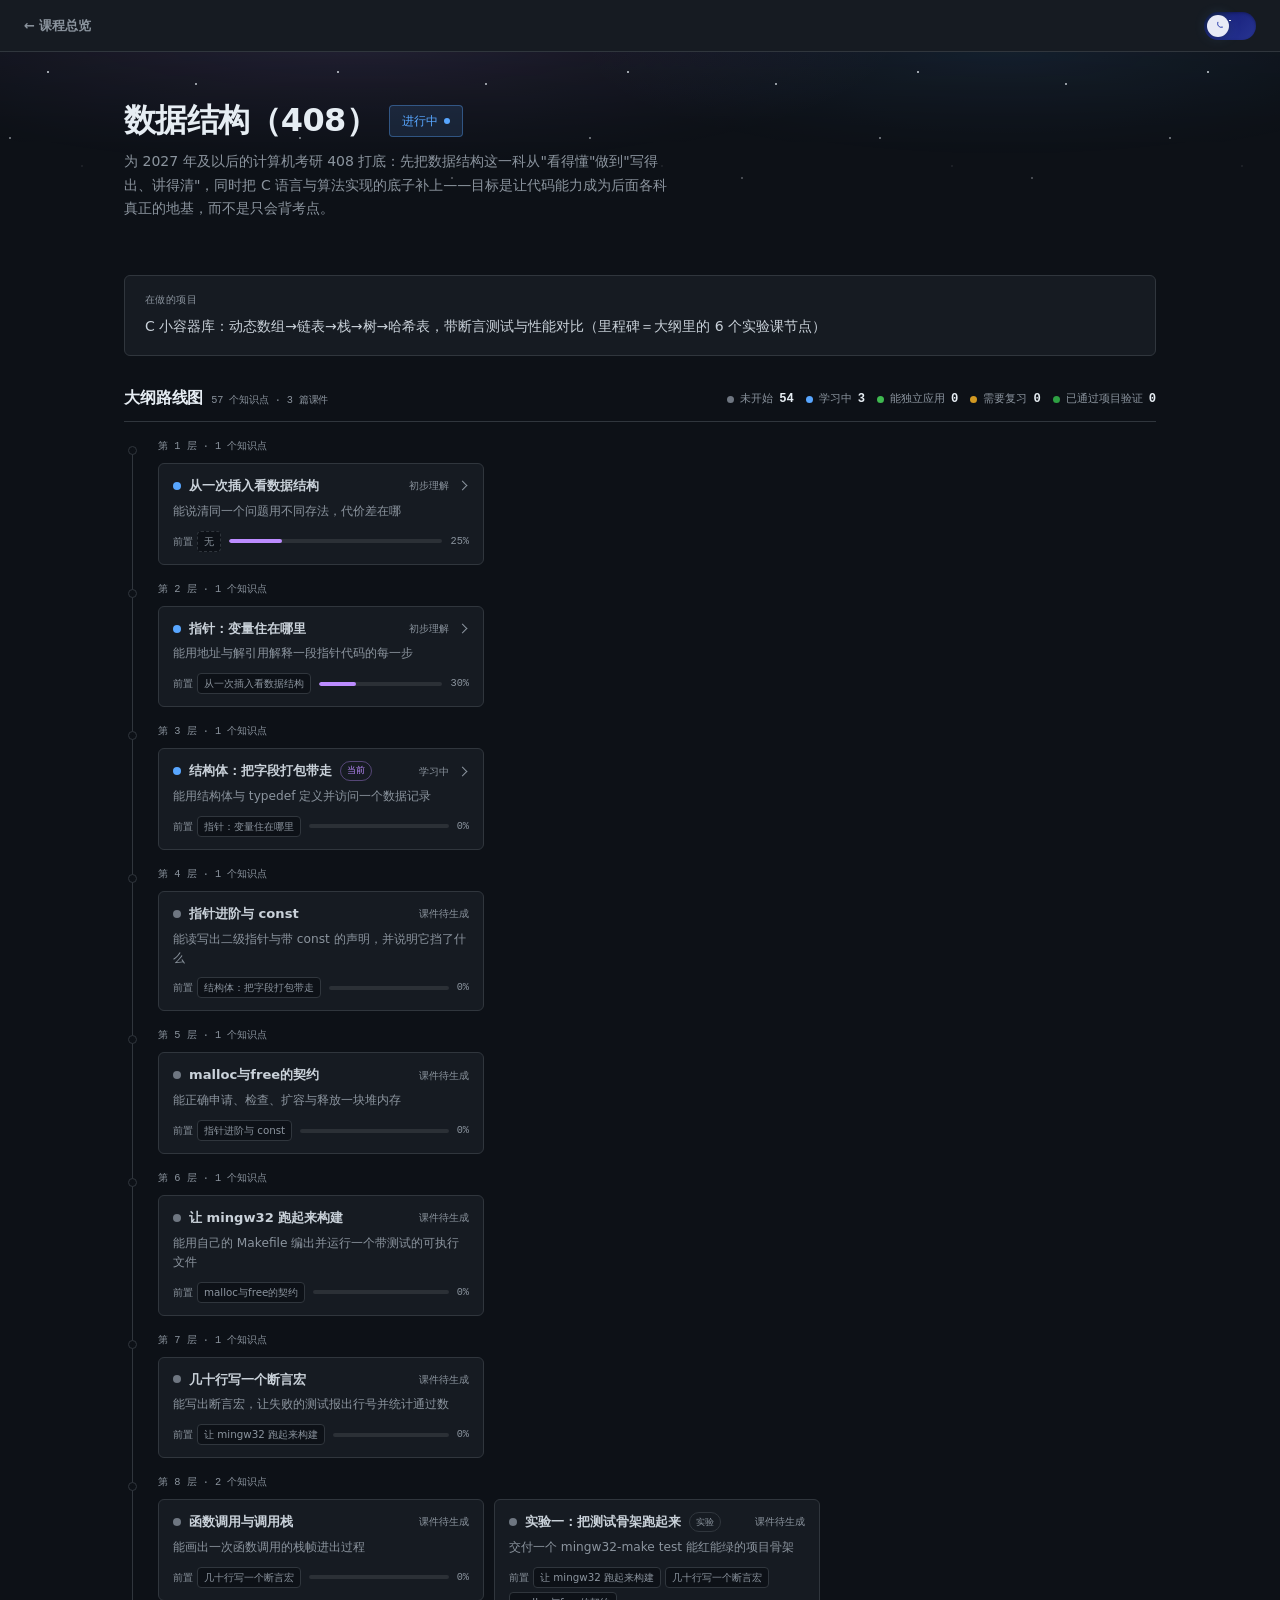
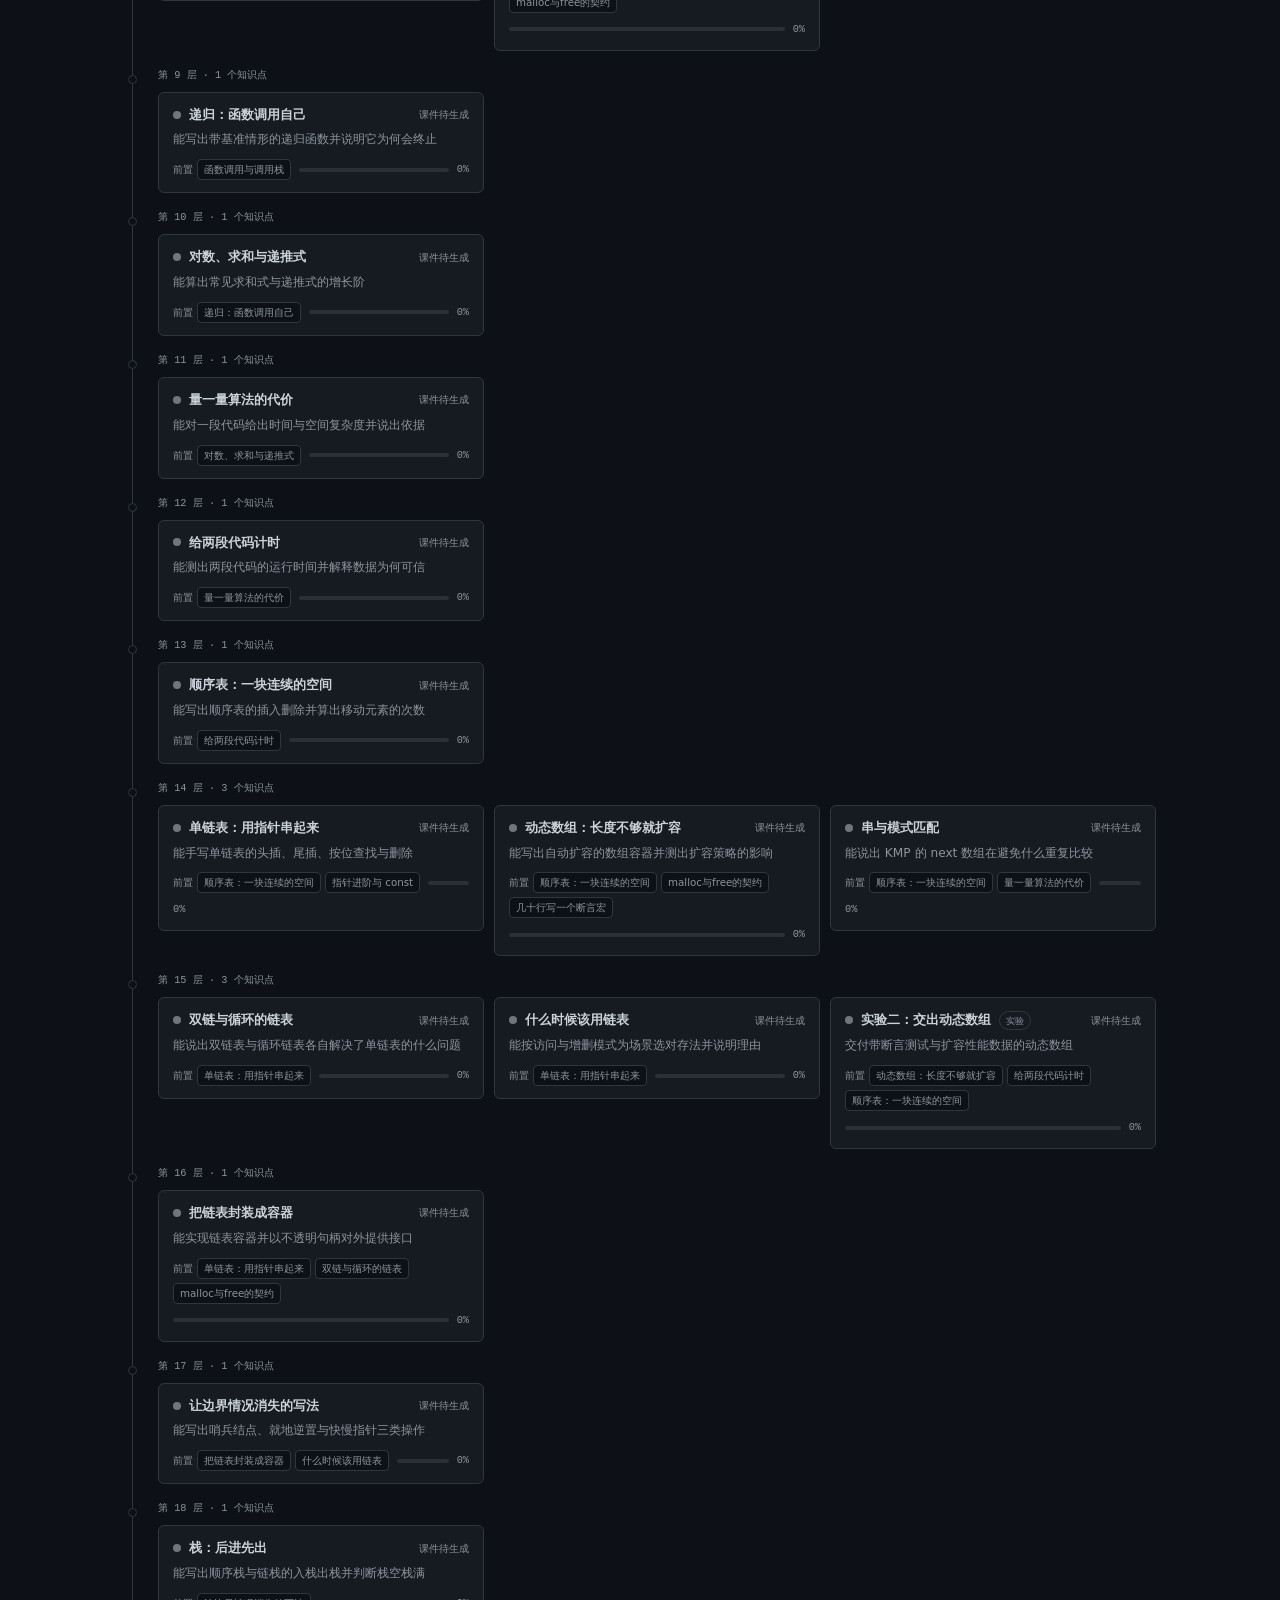
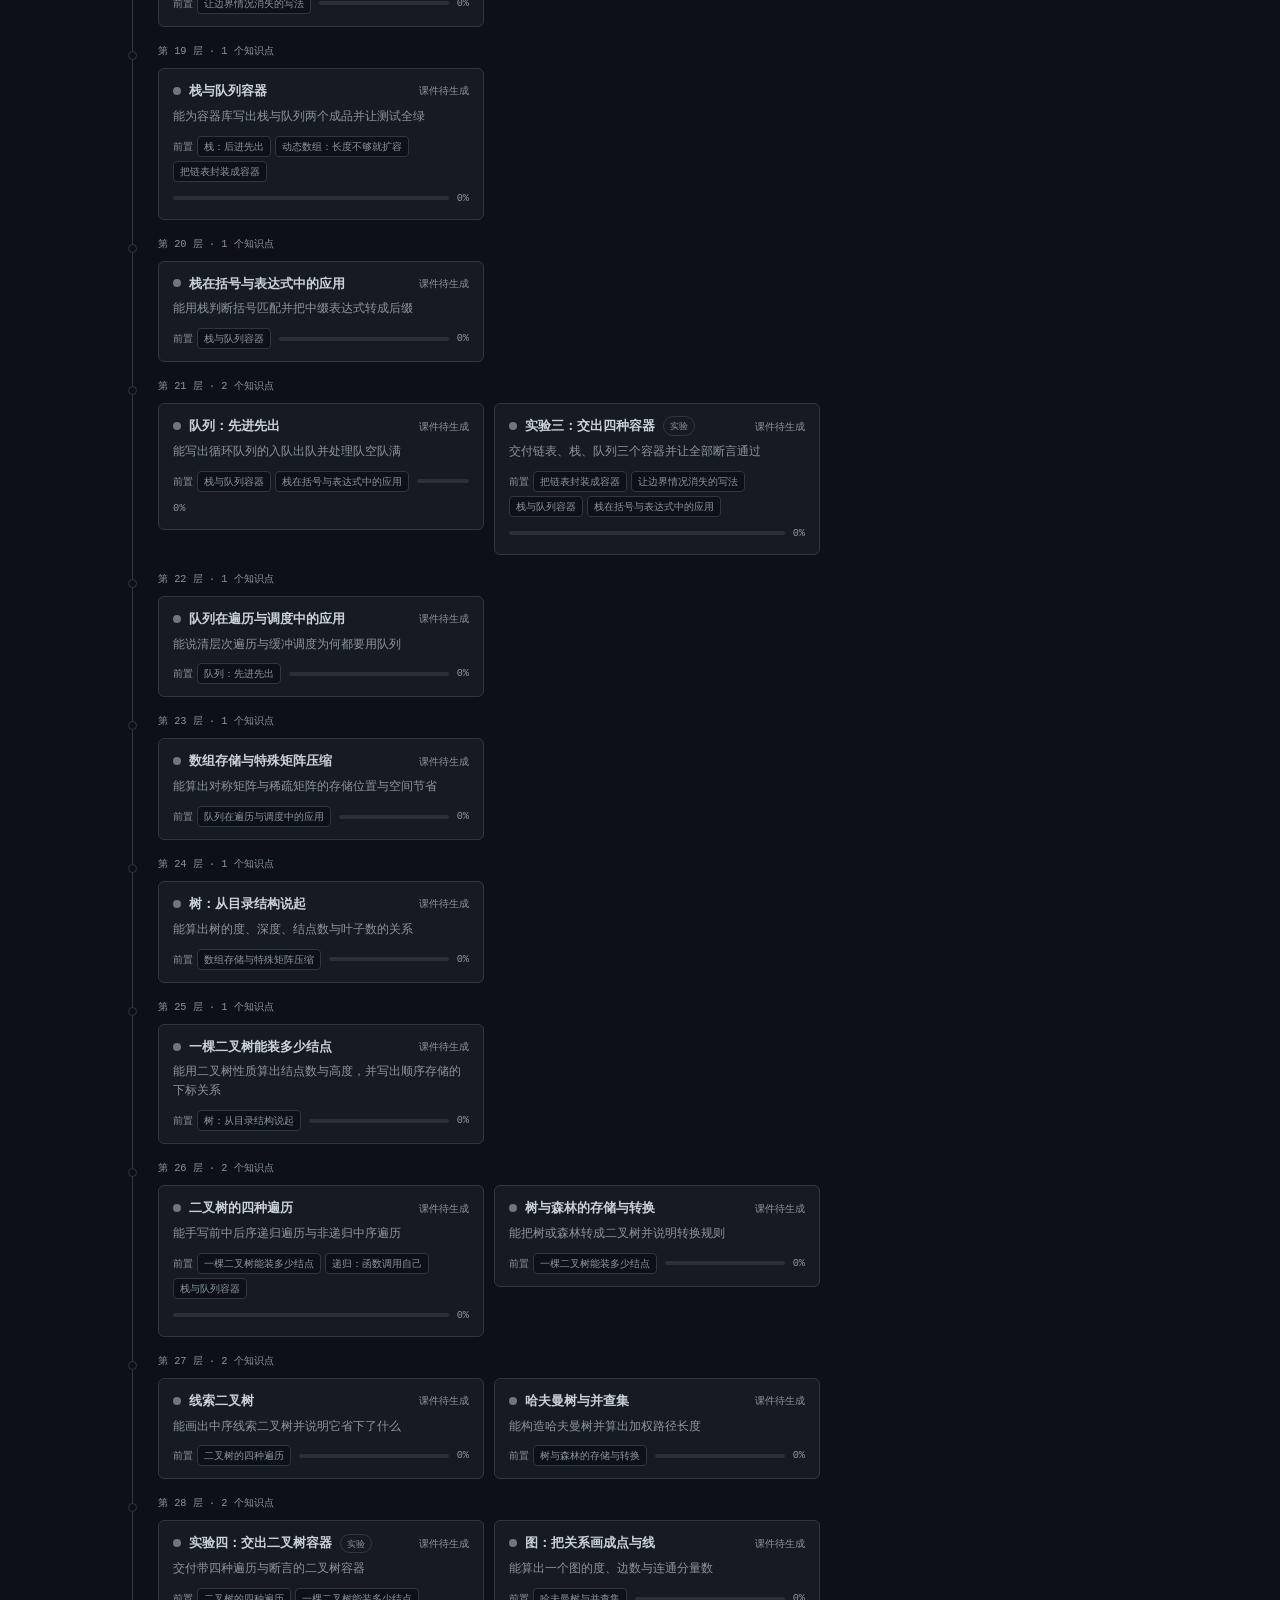
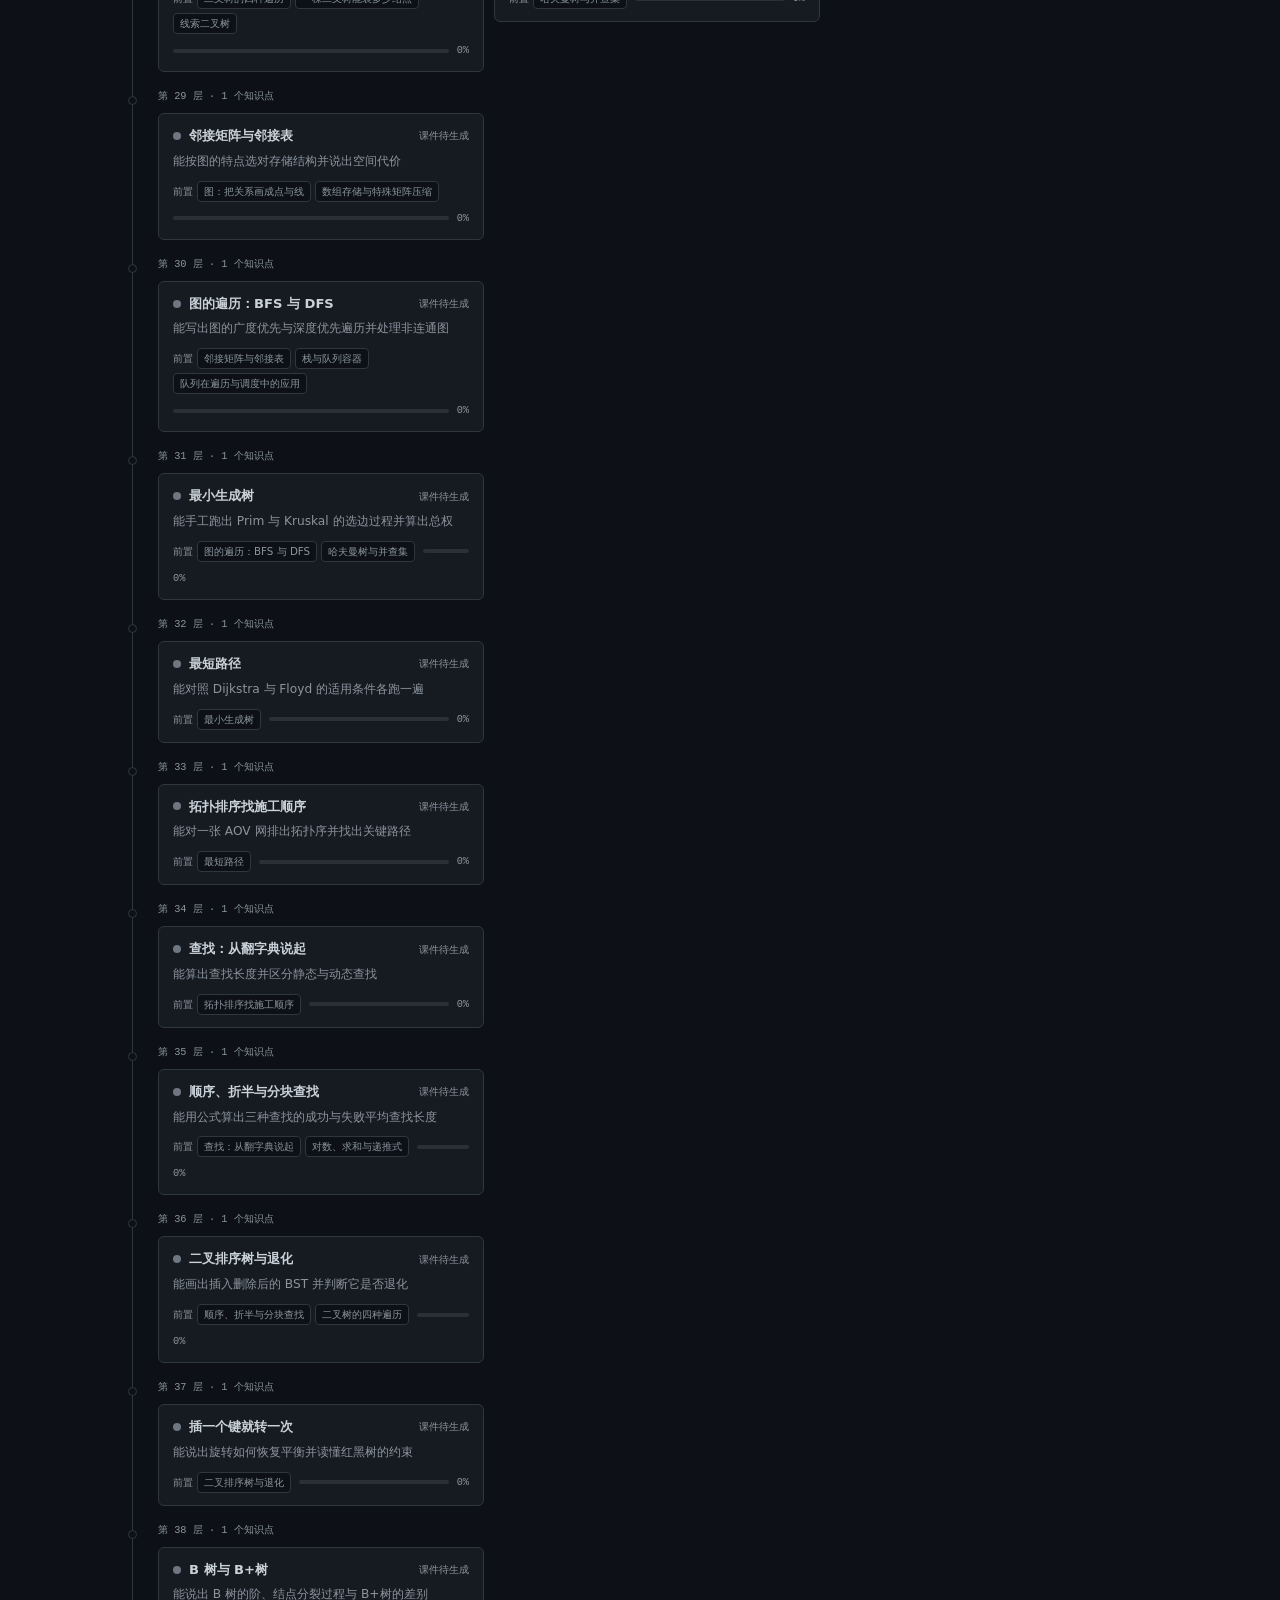
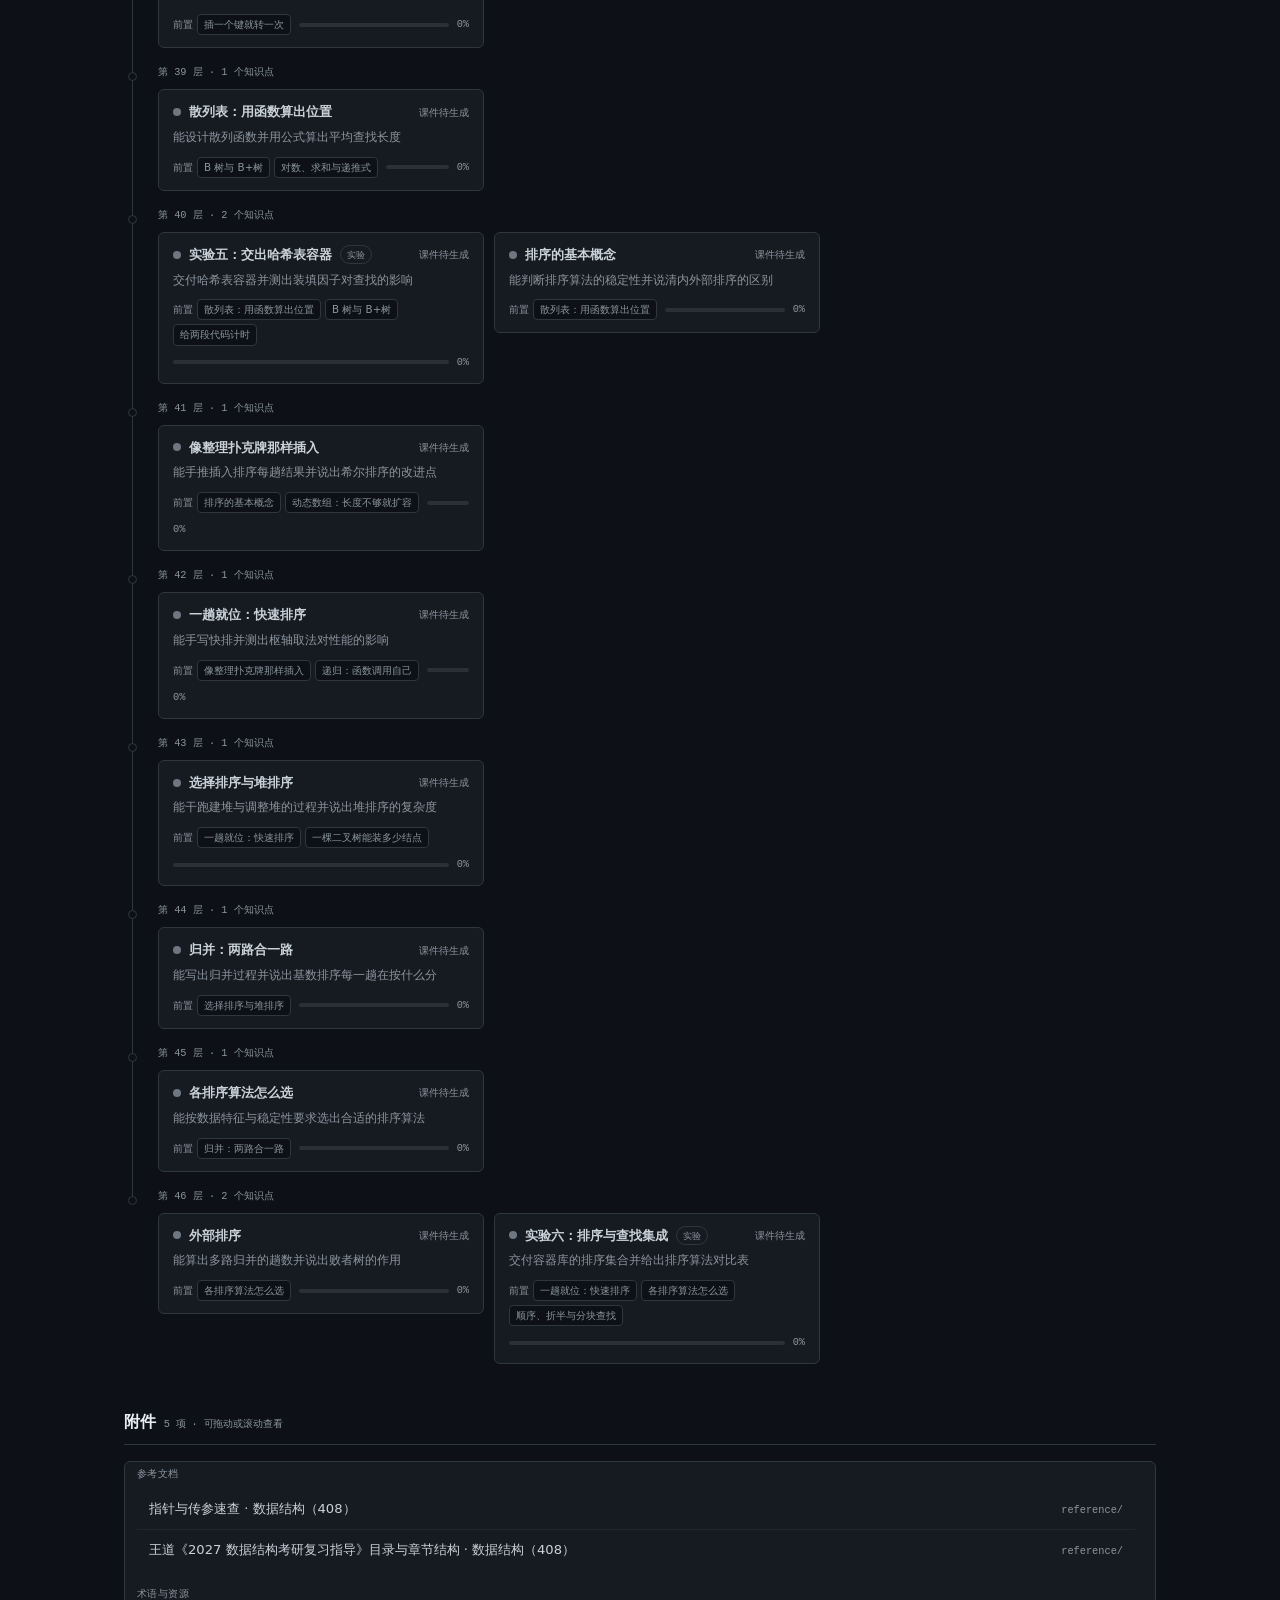
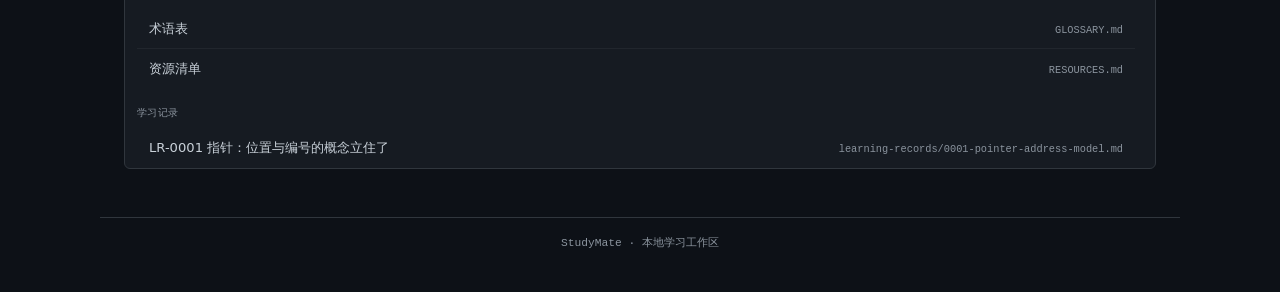
<file: .learning/subjects/data-structures/index.html>
<!DOCTYPE html>
<html lang="zh-CN" data-theme="dark">
<head>
<meta charset="UTF-8">
<meta name="viewport" content="width=device-width, initial-scale=1">
<meta name="description" content="科目主页：大纲路线图（点击节点展开课件）与附件。">
<title>数据结构（408） · 课程主页</title>

<!-- Sayo UI（vendored，MIT）+ 本项目共享主题层。
     科目页在 .learning/subjects/<slug>/ 下，共享层在 .learning/assets/，所以是 ../../assets/ -->
<link rel="stylesheet" href="../../assets/sayo/sayo.css">
<link rel="stylesheet" href="../../assets/learn-theme.css">

<!-- 主题：首帧前应用已保存的主题（共享逻辑在 ../../assets/learn-theme.js，
     暗色是默认（Sayo 的 Primer 暗色），亮色=我们的暖色系；URL 加 ?theme=light 可临时预览） -->
<script src="../../assets/learn-theme.js"></script>
<script>LearnTheme.apply();</script>

<style>
/* ═══════════════════════════════════════════════════════════════
   科目主页（大纲路线图 + 附件）· 页面专属样式
   组件来自 Sayo；主题与抬头背景图案在 learn-theme.css。
   本页样式全部内联：主页是生成产物，生成器只替换 LEARN 数据占位符注释行，
   其余内容原样保留。
   ═══════════════════════════════════════════════════════════════ */

/* ── 导航栏 ── */
.learn-back {
  display: inline-flex;
  align-items: center;
  gap: 6px;
  font-size: .875rem;
  color: var(--syo-fg-muted);
  text-decoration: none;
  transition: color 160ms var(--syo-ease-out);
}
.learn-back:hover { color: var(--syo-accent); }

/* ── 抬头 ── */
.learn-hero { position: relative; overflow: hidden; }
.learn-hero--subject { padding: clamp(30px, 4.5vw, 48px) 0 clamp(22px, 3vw, 30px); }
.learn-hero__inner { position: relative; z-index: 1; }

.learn-subject-head {
  display: flex;
  align-items: center;
  flex-wrap: wrap;
  gap: var(--syo-space-3);
}

.learn-subject-title {
  margin: 0;
  font-size: clamp(24px, 3.4vw, 32px);
  font-weight: 600;
  letter-spacing: -.02em;
  line-height: 1.3;
}

.learn-subject-mission {
  max-width: 62ch;
  margin: var(--syo-space-2) 0 0;
  font-size: .9375rem;
  line-height: 1.7;
  color: var(--syo-fg-muted);
}

/* ── 主体与区块 ── */
.learn-main { padding-top: 0; }

.learn-section { margin-top: var(--syo-space-8); }

.learn-section__head {
  display: flex;
  align-items: baseline;
  justify-content: space-between;
  flex-wrap: wrap;
  gap: var(--syo-space-2) var(--syo-space-4);
  padding-bottom: var(--syo-space-3);
  margin-bottom: var(--syo-space-4);
  border-bottom: 1px solid var(--syo-border);
}

.learn-section__title { margin: 0; font-size: 1.0625rem; font-weight: 600; }

.learn-section__hint {
  margin-left: var(--syo-space-2);
  font-family: var(--syo-font-mono);
  font-size: .6875rem;
  font-weight: 400;
  color: var(--syo-fg-muted);
}

/* ── 状态概览条（数值由脚本从节点 DOM 统计） ── */
.learn-overview { display: flex; flex-wrap: wrap; gap: var(--syo-space-3); }

.learn-overview__item {
  display: inline-flex;
  align-items: center;
  gap: 6px;
  font-size: .75rem;
  color: var(--syo-fg-muted);
}
.learn-overview__item b {
  font-family: var(--syo-font-mono);
  font-size: .8125rem;
  font-weight: 600;
  color: var(--syo-fg-default);
}

.learn-overview__dot { width: 7px; height: 7px; border-radius: 50%; background: var(--learn-todo); }
.learn-overview__item--learning .learn-overview__dot { background: var(--learn-learning); }
.learn-overview__item--done     .learn-overview__dot { background: var(--learn-done); }
.learn-overview__item--review   .learn-overview__dot { background: var(--learn-review); }
.learn-overview__item--verified .learn-overview__dot { background: var(--learn-verified); }

/* ── 在做的项目 ── */
.learn-project { margin-top: var(--syo-space-6); }

.learn-project__card {
  padding: var(--syo-space-4) var(--syo-space-5);
  background: var(--syo-bg-surface);
  border: 1px solid var(--syo-border);
  border-radius: var(--syo-radius-md);
}

.learn-project__label {
  display: block;
  font-family: var(--syo-font-mono);
  font-size: .6875rem;
  letter-spacing: .04em;
  color: var(--syo-fg-muted);
}

.learn-project__current { margin: 6px 0 0; font-size: .9375rem; }

.learn-project__lists {
  display: flex;
  flex-wrap: wrap;
  gap: var(--syo-space-6);
  margin-top: var(--syo-space-3);
}
.learn-project__sub {
  display: block;
  font-size: .75rem;
  color: var(--syo-fg-muted);
  margin-bottom: 4px;
}
.learn-project__lists ul { margin: 0; padding-left: 1.1em; font-size: .8125rem; line-height: 1.9; }

.learn-project__none {
  margin: 0;
  padding: var(--syo-space-4) var(--syo-space-5);
  font-size: .875rem;
  color: var(--syo-fg-muted);
  border: 1px dashed var(--syo-border);
  border-radius: var(--syo-radius-md);
}

/* ── 大纲路线图：分层卡片 ── */
.learn-roadmap { display: flex; flex-direction: column; }

.learn-level { display: flex; gap: var(--syo-space-4); }

/* 左侧主脉：把各层串成一条线 */
.learn-level__rail { position: relative; width: 18px; flex: none; }
.learn-level__rail::before {
  content: "";
  position: absolute;
  left: 8px; top: 0; bottom: 0;
  width: 1px;
  background: var(--syo-border);
}
.learn-level:first-child .learn-level__rail::before { top: 13px; }
.learn-level:last-child .learn-level__rail::before { bottom: calc(100% - 13px); }

.learn-level__dot {
  position: absolute;
  left: 4px; top: 8px;
  width: 9px; height: 9px;
  border-radius: 50%;
  background: var(--syo-bg-base);
  border: 1px solid var(--syo-border);
}

.learn-level__body { flex: 1; min-width: 0; padding-bottom: var(--syo-space-4); }

.learn-level__label {
  margin-bottom: var(--syo-space-2);
  font-family: var(--syo-font-mono);
  font-size: .6875rem;
  color: var(--syo-fg-muted);
}

.learn-level__grid {
  display: grid;
  grid-template-columns: repeat(auto-fill, minmax(272px, 1fr));
  gap: 10px;
  /* 关键：默认 stretch 会让同层卡片被最高的一张拉齐，
     看起来像"一起展开了"——改成 start，每张卡保持自身高度 */
  align-items: start;
}

/* ── 节点卡（有课件的可点击展开） ── */
.learn-node {
  display: block;
  padding: 12px 14px;
  background: var(--syo-bg-surface);
  border: 1px solid var(--syo-border);
  border-radius: var(--syo-radius-md);
  transition: border-color 160ms var(--syo-ease-out), transform 160ms var(--syo-ease-out);
}
.learn-node--expandable { cursor: pointer; }
.learn-node:hover { border-color: var(--syo-accent); transform: translateY(-1px); }
/* 展开时只给父卡片描边高亮，父卡片本身不长大——长大的是它下面的子卡片组 */
.learn-slot[open] > .learn-node { border-color: var(--syo-accent); }

/* 卡片不许被内容撑宽：details 是网格项、.learn-node 是它的子块，两层都要 min-width:0，
   否则标题的 min-content（nowrap 中文串）会把卡片顶出所在列——"标题超出卡片宽度"就是这么来的 */
.learn-slot, .learn-node { min-width: 0; }

/* 父卡片作为 <summary>：去掉原生三角标记 */
summary.learn-node { list-style: none; }
summary.learn-node::-webkit-details-marker { display: none; }
summary.learn-node:focus-visible { outline: 2px solid var(--syo-accent); outline-offset: 3px; }

.learn-node__row { display: flex; align-items: center; gap: 8px; }

.learn-node__dot { width: 8px; height: 8px; border-radius: 50%; flex: none; background: var(--learn-todo); }

.learn-node__title {
  margin: 0;
  min-width: 0;
  /* 标题最多两行：卡片这一行还有课型徽标/状态/箭头，一行放不下 16 字标题；
     两行比省略号友好，也不至于把卡片撑高（上限由 gen_home.py 的软提醒兜着） */
  display: -webkit-box;
  -webkit-box-orient: vertical;
  -webkit-line-clamp: 2;
  overflow: hidden;
  font-size: .875rem;
  font-weight: 600;
  line-height: 1.5;
  overflow-wrap: anywhere;
}

.learn-node__now {
  flex: none;
  padding: 1px 6px;
  font-family: var(--syo-font-mono);
  font-size: .625rem;
  color: var(--syo-accent);
  border: 1px solid var(--learn-line-accent);
  border-radius: 999px;
}

/* 课型徽标：kind 为「实验」的节点（里程碑验收课）在标题行标出来 */
.learn-node__kind {
  flex: none;
  padding: 1px 6px;
  font-size: .625rem;
  color: var(--syo-fg-muted);
  border: 1px solid var(--syo-border);
  border-radius: 999px;
}

.learn-node__status {
  margin-left: auto;
  flex: none;
  font-size: .6875rem;
  color: var(--syo-fg-muted);
  white-space: nowrap;
}

.learn-node__nolesson {
  margin-left: auto;
  flex: none;
  font-size: .6875rem;
  color: var(--syo-fg-muted);
  white-space: nowrap;
}

/* 展开箭头：纯 CSS 画的 V 形，展开时旋转 */
.learn-node__caret {
  flex: none;
  width: 7px;
  height: 7px;
  margin-left: 2px;
  margin-right: 3px;
  border-right: 1.5px solid var(--syo-fg-muted);
  border-bottom: 1.5px solid var(--syo-fg-muted);
  transform: rotate(-45deg);
  transition: transform 180ms var(--syo-ease-out);
}
.learn-slot[open] .learn-node__caret { transform: rotate(45deg); }

.learn-node__objective {
  display: -webkit-box;
  -webkit-box-orient: vertical;
  -webkit-line-clamp: 2;
  overflow: hidden;
  margin: 6px 0 0;
  font-size: .8125rem;
  line-height: 1.55;
  color: var(--syo-fg-muted);
}

.learn-node__foot { display: flex; align-items: center; gap: 8px; margin-top: 10px; flex-wrap: wrap; }

.learn-node__prereq, .learn-node__chip, .learn-node__mastery, .learn-node__pct { display: inline-flex; }

.learn-node__prereq {
  display: flex;
  align-items: center;
  gap: 4px;
  flex-wrap: wrap;
  font-size: .6875rem;
  color: var(--syo-fg-muted);
}

.learn-node__chip {
  padding: 1px 6px;
  font-size: .6875rem;
  border: 1px solid var(--syo-border);
  border-radius: var(--syo-radius-sm);
  background: var(--syo-bg-base);
}
/* 「无前置」用虚线边框区分，不用 opacity：半透明文字会把对比度压到 2.4:1 */
.learn-node__chip--none { border-style: dashed; }

.learn-node__mastery {
  flex: 1;
  min-width: 36px;
  height: 4px;
  background: var(--learn-track);
  border-radius: 999px;
  overflow: hidden;
}
.learn-node__mastery i { display: block; height: 100%; background: var(--syo-accent); border-radius: 999px; }

.learn-node__pct {
  font-family: var(--syo-font-mono);
  font-size: .6875rem;
  color: var(--syo-fg-muted);
}

/* ── 展开出来的课件子树：一群子卡片 ──
   父卡片不变大；它下面长出一组子卡片，用一条竖线串起来。
   竖线横坐标对齐父卡片的状态点（x=18px），所以看着就是从父节点长出来的。
   子卡片组整体左内边距 30px → 相对子卡片，竖线在 -12px 处。 */
.learn-node__children {
  display: flex;
  flex-direction: column;
  gap: 8px;
  margin-top: 10px;
  padding-left: 30px;
}

.learn-child {
  position: relative;
  display: flex;
  align-items: baseline;
  gap: 8px;
  padding: 8px 12px;
  background: var(--syo-bg-surface);
  border: 1px solid var(--syo-border);
  border-radius: var(--syo-radius-sm);
  font-size: .8125rem;
  color: var(--syo-fg-body);
  text-decoration: none;
  transition: border-color 140ms var(--syo-ease-out), color 140ms var(--syo-ease-out);
}
/* 悬停只改颜色/描边，绝不能用 transform：子卡片一移动，
   挂在它身上的竖线段与分支圆点会跟着偏，树线就断了 */
.learn-child:hover { border-color: var(--syo-accent); color: var(--syo-accent); }
.learn-child:focus-visible { outline: 2px solid var(--syo-accent); outline-offset: 2px; }

/* 竖线：每个子卡片画自己那一段（跨过卡间 8px 间隙），最后一个只画到自身中点 */
.learn-child::before {
  content: "";
  position: absolute;
  left: -12px;
  top: -9px;
  bottom: -9px;
  width: 1px;
  background: var(--syo-border);
}
.learn-child:first-child::before { top: -16px; }   /* 向上接到父卡片 */
.learn-child:last-child::before { bottom: 50%; }

/* 肘：竖线拐进子卡片 */
.learn-child::after {
  content: "";
  position: absolute;
  left: -12px;
  top: 50%;
  width: 12px;
  height: 1px;
  background: var(--syo-border);
}

/* 分支圆点：落在竖线上，与外侧大纲的层级点同款 */
.learn-child__dot {
  position: absolute;
  left: -15.5px;
  top: 50%;
  width: 7px;
  height: 7px;
  margin-top: -3.5px;
  border-radius: 50%;
  background: var(--syo-bg-base);
  border: 1px solid var(--syo-border);
  transition: border-color 140ms var(--syo-ease-out), background-color 140ms var(--syo-ease-out);
}
.learn-child:hover .learn-child__dot { border-color: var(--syo-accent); background: var(--syo-accent); }

.learn-child__no { font-family: var(--syo-font-mono); font-size: .6875rem; color: var(--syo-fg-muted); }
.learn-child__title { min-width: 0; overflow: hidden; text-overflow: ellipsis; white-space: nowrap; }

/* 状态着色：只用状态点，不给整卡上底色 */
.learn-node--learning .learn-node__dot { background: var(--learn-learning); }
.learn-node--done     .learn-node__dot { background: var(--learn-done); }
.learn-node--review   .learn-node__dot { background: var(--learn-review); }
.learn-node--verified .learn-node__dot { background: var(--learn-verified); }

.learn-roadmap__empty,
.learn-attachments__empty {
  margin: 0;
  padding: var(--syo-space-6) var(--syo-space-1);
  font-size: .875rem;
  color: var(--syo-fg-muted);
}

/* ── 附件区：纵向惯性滚动容器 ──
   Sayo 的 .syo-inertia 默认是横排卡片轨道；附件要竖排，所以这里覆盖
   （惯性 JS 本身是双轴的，纵向一样有惯性）。
   滚动区必须"看起来就能滚"，否则用户只会看到一列被截断的附件：
     · 面板外观（底色 + 描边 + 圆角）—— 和页面内容区分开，像个窗口
     · 常驻滚动条 —— 一进页面就能看到右侧有滚动条
     · 底部提示条（sticky）—— 明说"向下滚动查看更多"，滚到底自动隐藏
     · tabindex=0 —— 键盘也能滚（见下方 HTML），焦点环给可见反馈 */
.learn-attachments {
  display: block;
  max-height: 360px;
  overflow-x: hidden;
  overflow-y: auto;
  padding: 4px 10px 0 12px;
  background: var(--syo-bg-surface);
  border: 1px solid var(--syo-border);
  border-radius: var(--syo-radius-md);
  scrollbar-width: thin;
  scrollbar-color: var(--syo-fg-muted) var(--syo-bg-base);
  scrollbar-gutter: stable;
  overscroll-behavior: contain;
  cursor: grab;
}
.learn-attachments:focus-visible { outline: 2px solid var(--syo-accent); outline-offset: 2px; }

/* 常驻滚动条（Chrome/Safari）：一进页面就看得见 */
.learn-attachments::-webkit-scrollbar { width: 9px; }
.learn-attachments::-webkit-scrollbar-track { background: var(--syo-bg-base); border-radius: 999px; }
.learn-attachments::-webkit-scrollbar-thumb {
  background: var(--syo-fg-muted);
  border: 2px solid var(--syo-bg-surface);
  border-radius: 999px;
}
.learn-attachments:hover::-webkit-scrollbar-thumb { background: var(--syo-accent); }

/* 底部提示条：吸在可视区底部；滚到底或内容不足一屏时由脚本隐藏 */
.learn-attachments__more {
  position: sticky;
  bottom: 0;
  margin: 0 -10px 0 -12px;
  padding: 20px 12px 8px;
  background: linear-gradient(to bottom, transparent, var(--syo-bg-surface) 62%);
  font-family: var(--syo-font-mono);
  font-size: .6875rem;
  color: var(--syo-fg-muted);
  text-align: center;
  pointer-events: none;
}
.learn-attachments.is-end .learn-attachments__more,
.learn-attachments.is-short .learn-attachments__more { display: none; }

.learn-attachments__group + .learn-attachments__group { margin-top: var(--syo-space-4); }

.learn-attachments__label {
  margin-bottom: 6px;
  font-family: var(--syo-font-mono);
  font-size: .6875rem;
  letter-spacing: .04em;
  color: var(--syo-fg-muted);
}

.learn-attachment {
  display: flex;
  align-items: baseline;
  justify-content: space-between;
  gap: var(--syo-space-3);
  padding: 9px 12px;
  border-bottom: 1px solid var(--syo-border-muted);
  color: inherit;
  text-decoration: none;
  /* 附件行全是链接：禁掉原生"拖链接"（会出幽灵图并抢走拖拽），
     并禁止拖拽时选中文字——整个面板都要能当拖拽手柄用 */
  -webkit-user-drag: none;
  user-select: none;
  transition: background-color 140ms var(--syo-ease-out), color 140ms var(--syo-ease-out);
}
.learn-attachment:hover { background: var(--syo-bg-base); color: var(--syo-accent); }
.learn-attachment:last-child { border-bottom: 0; }

.learn-attachment__title { font-size: .875rem; min-width: 0; overflow: hidden; text-overflow: ellipsis; white-space: nowrap; }
.learn-attachment__meta {
  flex: none;
  font-family: var(--syo-font-mono);
  font-size: .6875rem;
  color: var(--syo-fg-muted);
}

/* ── 窄屏 ── */
@media (max-width: 768px) {
  .learn-level__grid { grid-template-columns: 1fr; }
  .learn-attachment__meta { display: none; }
}
</style>
</head>

<body>
<a class="learn-skip" href="#learn-content">跳到路线图</a>

<nav class="syo-nav">
  <span class="syo-nav-brand">
    <a class="learn-back" href="../../../index.html">← 课程总览</a>
  </span>

  <div class="syo-nav-links">
    <label class="syo-toggle syo-toggle--theme" id="learn-theme-toggle" title="切换深浅主题" aria-label="切换深浅主题">
      <input type="checkbox" id="learn-theme-checkbox" checked>
      <span class="syo-toggle-track"></span>
      <span class="syo-toggle-knob">
        <svg class="syo-toggle-sun" viewBox="0 0 20 20" fill="none" aria-hidden="true"><circle cx="10" cy="10" r="3.5" stroke="#f57c00" stroke-width="1.5"/><path d="M10 2v2.5M10 15.5V18M2 10h2.5M15.5 10H18M4.34 4.34l1.77 1.77M13.89 13.89l1.77 1.77M4.34 15.66l1.77-1.77M13.89 6.11l1.77-1.77" stroke="#f57c00" stroke-width="1.2" stroke-linecap="round"/></svg>
        <svg class="syo-toggle-moon" viewBox="0 0 20 20" fill="none" aria-hidden="true"><path d="M16.5 12.5A6 6 0 019 4.5a6 6 0 007.5 8z" stroke="#5c6bc0" stroke-width="1.5" stroke-linejoin="round"/></svg>
      </span>
    </label>
  </div>
</nav>

<header class="learn-hero learn-hero--subject">
  <!-- 抬头背景图案（本页不挂视差：视差只开在正文的惯性滚动与课件目录上） -->
  <span class="learn-hero__grid" aria-hidden="true"></span>
  <span class="learn-hero__nebula" aria-hidden="true"></span>
  <span class="learn-hero__stars learn-hero__stars--far" aria-hidden="true"></span>
  <span class="learn-hero__stars learn-hero__stars--near" aria-hidden="true"></span>

  <div class="syo-container learn-hero__inner">
    <div class="learn-subject-head">
      <h1 class="learn-subject-title">数据结构（408）</h1>
      <span class="syo-tag learn-status learn-status--active">进行中<span class="syo-tag-dot syo-tag-dot--blue"></span></span>
    </div>
    <p class="learn-subject-mission">为 2027 年及以后的计算机考研 408 打底：先把数据结构这一科从"看得懂"做到"写得出、讲得清"，同时把 C 语言与算法实现的底子补上——目标是让代码能力成为后面各科真正的地基，而不是只会背考点。</p>
  </div>
</header>

<main class="syo-container learn-main" id="learn-content">

  <!-- 在做的项目：gen_home.py 用 progress.yaml 的 project.current 渲染
       （里程碑是路线图里 `kind: 实验` 的节点，不在这张卡片里） -->
  <section class="learn-project" aria-label="在做的项目">
    <div class="learn-project__card">
  <span class="learn-project__label">在做的项目</span>
  <p class="learn-project__current">C 小容器库：动态数组→链表→栈→树→哈希表，带断言测试与性能对比（里程碑＝大纲里的 6 个实验课节点）</p>
</div>
  </section>

  <section class="learn-section" aria-labelledby="learn-roadmap-title">
    <div class="learn-section__head">
      <h2 class="learn-section__title" id="learn-roadmap-title">大纲路线图<span class="learn-section__hint" id="learn-roadmap-meta"></span></h2>
      <!-- 状态概览条：数值由脚本从节点 DOM 统计（生成器不必为此准备占位符） -->
      <div class="learn-overview" id="learn-overview">
        <span class="learn-overview__item learn-overview__item--todo"><span class="learn-overview__dot"></span>未开始<b id="learn-count-todo">–</b></span>
        <span class="learn-overview__item learn-overview__item--learning"><span class="learn-overview__dot"></span>学习中<b id="learn-count-learning">–</b></span>
        <span class="learn-overview__item learn-overview__item--done"><span class="learn-overview__dot"></span>能独立应用<b id="learn-count-done">–</b></span>
        <span class="learn-overview__item learn-overview__item--review"><span class="learn-overview__dot"></span>需要复习<b id="learn-count-review">–</b></span>
        <span class="learn-overview__item learn-overview__item--verified"><span class="learn-overview__dot"></span>已通过项目验证<b id="learn-count-verified">–</b></span>
      </div>
    </div>

    <!--
      ============================================================
      生成器渲染规范 1（gen_home.py 按此结构替换下方占位符整行）
      ============================================================
      · 占位符整行替换为 <div class="learn-roadmap">…层级…</div>；
        没有大纲时替换为空字符串（空状态由页面脚本显示）。
      · 分层：按 curriculum.yaml 的 prerequisites 算最长路径层级，第 1 层在前；
        edges 用于校验与跨层依赖，不直接渲染。

      <div class="learn-roadmap">
        <div class="learn-level">
          <div class="learn-level__rail"><span class="learn-level__dot"></span></div>
          <div class="learn-level__body">
            <div class="learn-level__label">第 1 层 · 2 个知识点</div>
            <div class="learn-level__grid">

              <details class="learn-slot" data-id="<节点id>">
                <summary class="learn-node learn-node--learning learn-node--expandable">
                  <span class="learn-node__row">
                    <span class="learn-node__dot"></span>
                    <span class="learn-node__title">节点标题</span>
                    <span class="learn-node__now">当前</span>
                    <span class="learn-node__status">学习中</span>
                    <span class="learn-node__caret" aria-hidden="true"></span>
                  </span>
                  <span class="learn-node__objective">节点目标（objective）</span>
                  <span class="learn-node__foot">
                    <span class="learn-node__prereq">前置 <span class="learn-node__chip">前置节点名</span></span>
                    <span class="learn-node__mastery"><i style="width:NN%"></i></span>
                    <span class="learn-node__pct">NN%</span>
                  </span>
                </summary>
                <div class="learn-node__children">
                  <a class="learn-child" href="lessons/NNNN-xxx.html">
                    <span class="learn-child__dot" aria-hidden="true"></span>
                    <span class="learn-child__no">NNNN</span>
                    <span class="learn-child__title">课件标题</span>
                  </a>
                  （该节点有几篇课件就写几张子卡片，按编号升序）
                </div>
              </details>
              </article>

              没有课件的节点（不可展开）：

              <article class="learn-node learn-node--todo" data-id="<节点id>" data-status="未开始" data-mastery="0">
                <span class="learn-node__row">
                  <span class="learn-node__dot"></span>
                  <span class="learn-node__title">节点标题</span>
                  <span class="learn-node__nolesson">课件待生成</span>
                </span>
                <span class="learn-node__objective">节点目标（objective）</span>
                <span class="learn-node__foot">
                  <span class="learn-node__prereq">前置 <span class="learn-node__chip">前置节点名</span></span>
                  <span class="learn-node__mastery"><i style="width:0%"></i></span>
                  <span class="learn-node__pct">0%</span>
                </span>
              </article>

            </div>
          </div>
        </div>
        …
      </div>

      · 状态 class 映射：未开始→--todo；学习中与初步理解→--learning；
        能独立应用→--done；需要复习→--review；已通过项目验证→--verified
      · 状态文本写 progress.yaml 的原值；data-status 也写原值
      · data-id 必须写课程节点 id（展开状态按它记忆）
      · 有课件的节点：外层用原生 <details class="learn-slot" data-id="<节点id>">
        （无 JS 也能展开、键盘天然可达）；父卡片本身是
        <summary class="learn-node learn-node--<状态> learn-node--expandable">，
        父卡片不会因为展开而变大——变高的是 details 容器本身；
        它下面（details 内容区）是 <div class="learn-node__children">，
        里面按编号升序放该节点的全部课件，每个课件是一张子卡片：
          <a class="learn-child" href="lessons/NNNN-xxx.html">
            <span class="learn-child__dot" aria-hidden="true"></span>
            <span class="learn-child__no">NNNN</span>
            <span class="learn-child__title">课件标题</span>
          </a>
      · 没有课件的节点：不加 --expandable、不用 details，
        就是一张普通 <article class="learn-node learn-node--<状态>">，
        标题所在行加 <span class="learn-node__nolesson">课件待生成</span>，不写 caret
      · 卡片内的元素都用 <span>（summary 的内容模型是 phrasing content，
        不要用 <div>/<p>）；objective 与 foot 用 display:block / flex 控制版式
      · learn-node__now 只出现在状态为“学习中”的节点上
      · 课型徽标：curriculum.yaml 里 `kind: 实验` 的节点（里程碑验收课），在标题行 title 之后
        加 <span class="learn-node__kind">实验</span>；`概念` 与 `实操` 不加徽标
        （有课件时，实验课的说明页也按普通子卡片列在 learn-node__children 里）
      · 前置标签用 prerequisites 里每个 id 对应的节点 title；
        没有前置时写 <span class="learn-node__chip learn-node__chip--none">无</span>
      · 掌握度：i 的 width 用 mastery × 100；没有 mastery 时按 0 处理
      · **卡片是地图不是教案**：标题与 objective 都**最多两行**（超出省略号截断），所以两者都要给
        `title` 属性（悬停看全文：`<span class="learn-node__title" title="全文">`）。
        两条软上限由 gen_home.py 在 stderr 提醒（不阻断）：标题 ≤16 字、objective ≤34 字；
        更长的说明写进 problem / practice / 过关标准——那些字段不上卡片
      ============================================================
    -->
    <div class="learn-roadmap">
  <div class="learn-level">
    <div class="learn-level__rail"><span class="learn-level__dot"></span></div>
    <div class="learn-level__body">
      <div class="learn-level__label">第 1 层 · 1 个知识点</div>
      <div class="learn-level__grid">
<details class="learn-slot" data-id="intro">
  <summary class="learn-node learn-node--learning learn-node--expandable">
    <span class="learn-node__row"><span class="learn-node__dot"></span><span class="learn-node__title" title="从一次插入看数据结构">从一次插入看数据结构</span><span class="learn-node__status">初步理解</span><span class="learn-node__caret" aria-hidden="true"></span></span>
    <span class="learn-node__objective" title="能说清同一个问题用不同存法，代价差在哪">能说清同一个问题用不同存法，代价差在哪</span>
    <span class="learn-node__foot"><span class="learn-node__prereq">前置 <span class="learn-node__chip learn-node__chip--none">无</span></span><span class="learn-node__mastery"><i style="width:25%"></i></span><span class="learn-node__pct">25%</span></span>
  </summary>
  <div class="learn-node__children">
    <a class="learn-child" href="lessons/0001-intro.html">
      <span class="learn-child__dot" aria-hidden="true"></span>
      <span class="learn-child__no">0001</span>
      <span class="learn-child__title">从一次插入看数据结构</span>
    </a>
  </div>
</details>
      </div>
    </div>
  </div>
  <div class="learn-level">
    <div class="learn-level__rail"><span class="learn-level__dot"></span></div>
    <div class="learn-level__body">
      <div class="learn-level__label">第 2 层 · 1 个知识点</div>
      <div class="learn-level__grid">
<details class="learn-slot" data-id="c-recap.1">
  <summary class="learn-node learn-node--learning learn-node--expandable">
    <span class="learn-node__row"><span class="learn-node__dot"></span><span class="learn-node__title" title="指针：变量住在哪里">指针：变量住在哪里</span><span class="learn-node__status">初步理解</span><span class="learn-node__caret" aria-hidden="true"></span></span>
    <span class="learn-node__objective" title="能用地址与解引用解释一段指针代码的每一步">能用地址与解引用解释一段指针代码的每一步</span>
    <span class="learn-node__foot"><span class="learn-node__prereq">前置 <span class="learn-node__chip">从一次插入看数据结构</span></span><span class="learn-node__mastery"><i style="width:30%"></i></span><span class="learn-node__pct">30%</span></span>
  </summary>
  <div class="learn-node__children">
    <a class="learn-child" href="lessons/0002-c-recap.1.html">
      <span class="learn-child__dot" aria-hidden="true"></span>
      <span class="learn-child__no">0002</span>
      <span class="learn-child__title">指针：变量住在哪里</span>
    </a>
  </div>
</details>
      </div>
    </div>
  </div>
  <div class="learn-level">
    <div class="learn-level__rail"><span class="learn-level__dot"></span></div>
    <div class="learn-level__body">
      <div class="learn-level__label">第 3 层 · 1 个知识点</div>
      <div class="learn-level__grid">
<details class="learn-slot" data-id="c-recap.2">
  <summary class="learn-node learn-node--learning learn-node--expandable">
    <span class="learn-node__row"><span class="learn-node__dot"></span><span class="learn-node__title" title="结构体：把字段打包带走">结构体：把字段打包带走</span><span class="learn-node__now">当前</span><span class="learn-node__status">学习中</span><span class="learn-node__caret" aria-hidden="true"></span></span>
    <span class="learn-node__objective" title="能用结构体与 typedef 定义并访问一个数据记录">能用结构体与 typedef 定义并访问一个数据记录</span>
    <span class="learn-node__foot"><span class="learn-node__prereq">前置 <span class="learn-node__chip">指针：变量住在哪里</span></span><span class="learn-node__mastery"><i style="width:0%"></i></span><span class="learn-node__pct">0%</span></span>
  </summary>
  <div class="learn-node__children">
    <a class="learn-child" href="lessons/0003-c-recap.2.html">
      <span class="learn-child__dot" aria-hidden="true"></span>
      <span class="learn-child__no">0003</span>
      <span class="learn-child__title">结构体：把字段打包带走</span>
    </a>
  </div>
</details>
      </div>
    </div>
  </div>
  <div class="learn-level">
    <div class="learn-level__rail"><span class="learn-level__dot"></span></div>
    <div class="learn-level__body">
      <div class="learn-level__label">第 4 层 · 1 个知识点</div>
      <div class="learn-level__grid">
<article class="learn-node learn-node--todo" data-id="c-recap.3" data-status="未开始" data-mastery="0">
  <span class="learn-node__row"><span class="learn-node__dot"></span><span class="learn-node__title" title="指针进阶与 const">指针进阶与 const</span><span class="learn-node__nolesson">课件待生成</span></span>
  <span class="learn-node__objective" title="能读写出二级指针与带 const 的声明，并说明它挡了什么">能读写出二级指针与带 const 的声明，并说明它挡了什么</span>
  <span class="learn-node__foot"><span class="learn-node__prereq">前置 <span class="learn-node__chip">结构体：把字段打包带走</span></span><span class="learn-node__mastery"><i style="width:0%"></i></span><span class="learn-node__pct">0%</span></span>
</article>
      </div>
    </div>
  </div>
  <div class="learn-level">
    <div class="learn-level__rail"><span class="learn-level__dot"></span></div>
    <div class="learn-level__body">
      <div class="learn-level__label">第 5 层 · 1 个知识点</div>
      <div class="learn-level__grid">
<article class="learn-node learn-node--todo" data-id="c-recap.4" data-status="未开始" data-mastery="0">
  <span class="learn-node__row"><span class="learn-node__dot"></span><span class="learn-node__title" title="malloc与free的契约">malloc与free的契约</span><span class="learn-node__nolesson">课件待生成</span></span>
  <span class="learn-node__objective" title="能正确申请、检查、扩容与释放一块堆内存">能正确申请、检查、扩容与释放一块堆内存</span>
  <span class="learn-node__foot"><span class="learn-node__prereq">前置 <span class="learn-node__chip">指针进阶与 const</span></span><span class="learn-node__mastery"><i style="width:0%"></i></span><span class="learn-node__pct">0%</span></span>
</article>
      </div>
    </div>
  </div>
  <div class="learn-level">
    <div class="learn-level__rail"><span class="learn-level__dot"></span></div>
    <div class="learn-level__body">
      <div class="learn-level__label">第 6 层 · 1 个知识点</div>
      <div class="learn-level__grid">
<article class="learn-node learn-node--todo" data-id="c-toolchain.1" data-status="未开始" data-mastery="0">
  <span class="learn-node__row"><span class="learn-node__dot"></span><span class="learn-node__title" title="让 mingw32 跑起来构建">让 mingw32 跑起来构建</span><span class="learn-node__nolesson">课件待生成</span></span>
  <span class="learn-node__objective" title="能用自己的 Makefile 编出并运行一个带测试的可执行文件">能用自己的 Makefile 编出并运行一个带测试的可执行文件</span>
  <span class="learn-node__foot"><span class="learn-node__prereq">前置 <span class="learn-node__chip">malloc与free的契约</span></span><span class="learn-node__mastery"><i style="width:0%"></i></span><span class="learn-node__pct">0%</span></span>
</article>
      </div>
    </div>
  </div>
  <div class="learn-level">
    <div class="learn-level__rail"><span class="learn-level__dot"></span></div>
    <div class="learn-level__body">
      <div class="learn-level__label">第 7 层 · 1 个知识点</div>
      <div class="learn-level__grid">
<article class="learn-node learn-node--todo" data-id="c-testing.1" data-status="未开始" data-mastery="0">
  <span class="learn-node__row"><span class="learn-node__dot"></span><span class="learn-node__title" title="几十行写一个断言宏">几十行写一个断言宏</span><span class="learn-node__nolesson">课件待生成</span></span>
  <span class="learn-node__objective" title="能写出断言宏，让失败的测试报出行号并统计通过数">能写出断言宏，让失败的测试报出行号并统计通过数</span>
  <span class="learn-node__foot"><span class="learn-node__prereq">前置 <span class="learn-node__chip">让 mingw32 跑起来构建</span></span><span class="learn-node__mastery"><i style="width:0%"></i></span><span class="learn-node__pct">0%</span></span>
</article>
      </div>
    </div>
  </div>
  <div class="learn-level">
    <div class="learn-level__rail"><span class="learn-level__dot"></span></div>
    <div class="learn-level__body">
      <div class="learn-level__label">第 8 层 · 2 个知识点</div>
      <div class="learn-level__grid">
<article class="learn-node learn-node--todo" data-id="c-recap.5" data-status="未开始" data-mastery="0">
  <span class="learn-node__row"><span class="learn-node__dot"></span><span class="learn-node__title" title="函数调用与调用栈">函数调用与调用栈</span><span class="learn-node__nolesson">课件待生成</span></span>
  <span class="learn-node__objective" title="能画出一次函数调用的栈帧进出过程">能画出一次函数调用的栈帧进出过程</span>
  <span class="learn-node__foot"><span class="learn-node__prereq">前置 <span class="learn-node__chip">几十行写一个断言宏</span></span><span class="learn-node__mastery"><i style="width:0%"></i></span><span class="learn-node__pct">0%</span></span>
</article>
<article class="learn-node learn-node--todo" data-id="lab.1" data-status="未开始" data-mastery="0">
  <span class="learn-node__row"><span class="learn-node__dot"></span><span class="learn-node__title" title="实验一：把测试骨架跑起来">实验一：把测试骨架跑起来</span><span class="learn-node__kind">实验</span><span class="learn-node__nolesson">课件待生成</span></span>
  <span class="learn-node__objective" title="交付一个 mingw32-make test 能红能绿的项目骨架">交付一个 mingw32-make test 能红能绿的项目骨架</span>
  <span class="learn-node__foot"><span class="learn-node__prereq">前置 <span class="learn-node__chip">让 mingw32 跑起来构建</span><span class="learn-node__chip">几十行写一个断言宏</span><span class="learn-node__chip">malloc与free的契约</span></span><span class="learn-node__mastery"><i style="width:0%"></i></span><span class="learn-node__pct">0%</span></span>
</article>
      </div>
    </div>
  </div>
  <div class="learn-level">
    <div class="learn-level__rail"><span class="learn-level__dot"></span></div>
    <div class="learn-level__body">
      <div class="learn-level__label">第 9 层 · 1 个知识点</div>
      <div class="learn-level__grid">
<article class="learn-node learn-node--todo" data-id="c-recap.6" data-status="未开始" data-mastery="0">
  <span class="learn-node__row"><span class="learn-node__dot"></span><span class="learn-node__title" title="递归：函数调用自己">递归：函数调用自己</span><span class="learn-node__nolesson">课件待生成</span></span>
  <span class="learn-node__objective" title="能写出带基准情形的递归函数并说明它为何会终止">能写出带基准情形的递归函数并说明它为何会终止</span>
  <span class="learn-node__foot"><span class="learn-node__prereq">前置 <span class="learn-node__chip">函数调用与调用栈</span></span><span class="learn-node__mastery"><i style="width:0%"></i></span><span class="learn-node__pct">0%</span></span>
</article>
      </div>
    </div>
  </div>
  <div class="learn-level">
    <div class="learn-level__rail"><span class="learn-level__dot"></span></div>
    <div class="learn-level__body">
      <div class="learn-level__label">第 10 层 · 1 个知识点</div>
      <div class="learn-level__grid">
<article class="learn-node learn-node--todo" data-id="analysis.math" data-status="未开始" data-mastery="0">
  <span class="learn-node__row"><span class="learn-node__dot"></span><span class="learn-node__title" title="对数、求和与递推式">对数、求和与递推式</span><span class="learn-node__nolesson">课件待生成</span></span>
  <span class="learn-node__objective" title="能算出常见求和式与递推式的增长阶">能算出常见求和式与递推式的增长阶</span>
  <span class="learn-node__foot"><span class="learn-node__prereq">前置 <span class="learn-node__chip">递归：函数调用自己</span></span><span class="learn-node__mastery"><i style="width:0%"></i></span><span class="learn-node__pct">0%</span></span>
</article>
      </div>
    </div>
  </div>
  <div class="learn-level">
    <div class="learn-level__rail"><span class="learn-level__dot"></span></div>
    <div class="learn-level__body">
      <div class="learn-level__label">第 11 层 · 1 个知识点</div>
      <div class="learn-level__grid">
<article class="learn-node learn-node--todo" data-id="analysis.complexity" data-status="未开始" data-mastery="0">
  <span class="learn-node__row"><span class="learn-node__dot"></span><span class="learn-node__title" title="量一量算法的代价">量一量算法的代价</span><span class="learn-node__nolesson">课件待生成</span></span>
  <span class="learn-node__objective" title="能对一段代码给出时间与空间复杂度并说出依据">能对一段代码给出时间与空间复杂度并说出依据</span>
  <span class="learn-node__foot"><span class="learn-node__prereq">前置 <span class="learn-node__chip">对数、求和与递推式</span></span><span class="learn-node__mastery"><i style="width:0%"></i></span><span class="learn-node__pct">0%</span></span>
</article>
      </div>
    </div>
  </div>
  <div class="learn-level">
    <div class="learn-level__rail"><span class="learn-level__dot"></span></div>
    <div class="learn-level__body">
      <div class="learn-level__label">第 12 层 · 1 个知识点</div>
      <div class="learn-level__grid">
<article class="learn-node learn-node--todo" data-id="analysis.bench" data-status="未开始" data-mastery="0">
  <span class="learn-node__row"><span class="learn-node__dot"></span><span class="learn-node__title" title="给两段代码计时">给两段代码计时</span><span class="learn-node__nolesson">课件待生成</span></span>
  <span class="learn-node__objective" title="能测出两段代码的运行时间并解释数据为何可信">能测出两段代码的运行时间并解释数据为何可信</span>
  <span class="learn-node__foot"><span class="learn-node__prereq">前置 <span class="learn-node__chip">量一量算法的代价</span></span><span class="learn-node__mastery"><i style="width:0%"></i></span><span class="learn-node__pct">0%</span></span>
</article>
      </div>
    </div>
  </div>
  <div class="learn-level">
    <div class="learn-level__rail"><span class="learn-level__dot"></span></div>
    <div class="learn-level__body">
      <div class="learn-level__label">第 13 层 · 1 个知识点</div>
      <div class="learn-level__grid">
<article class="learn-node learn-node--todo" data-id="linear.seqlist" data-status="未开始" data-mastery="0">
  <span class="learn-node__row"><span class="learn-node__dot"></span><span class="learn-node__title" title="顺序表：一块连续的空间">顺序表：一块连续的空间</span><span class="learn-node__nolesson">课件待生成</span></span>
  <span class="learn-node__objective" title="能写出顺序表的插入删除并算出移动元素的次数">能写出顺序表的插入删除并算出移动元素的次数</span>
  <span class="learn-node__foot"><span class="learn-node__prereq">前置 <span class="learn-node__chip">给两段代码计时</span></span><span class="learn-node__mastery"><i style="width:0%"></i></span><span class="learn-node__pct">0%</span></span>
</article>
      </div>
    </div>
  </div>
  <div class="learn-level">
    <div class="learn-level__rail"><span class="learn-level__dot"></span></div>
    <div class="learn-level__body">
      <div class="learn-level__label">第 14 层 · 3 个知识点</div>
      <div class="learn-level__grid">
<article class="learn-node learn-node--todo" data-id="linear.linkedlist.1" data-status="未开始" data-mastery="0">
  <span class="learn-node__row"><span class="learn-node__dot"></span><span class="learn-node__title" title="单链表：用指针串起来">单链表：用指针串起来</span><span class="learn-node__nolesson">课件待生成</span></span>
  <span class="learn-node__objective" title="能手写单链表的头插、尾插、按位查找与删除">能手写单链表的头插、尾插、按位查找与删除</span>
  <span class="learn-node__foot"><span class="learn-node__prereq">前置 <span class="learn-node__chip">顺序表：一块连续的空间</span><span class="learn-node__chip">指针进阶与 const</span></span><span class="learn-node__mastery"><i style="width:0%"></i></span><span class="learn-node__pct">0%</span></span>
</article>
<article class="learn-node learn-node--todo" data-id="linear.seqlist.impl" data-status="未开始" data-mastery="0">
  <span class="learn-node__row"><span class="learn-node__dot"></span><span class="learn-node__title" title="动态数组：长度不够就扩容">动态数组：长度不够就扩容</span><span class="learn-node__nolesson">课件待生成</span></span>
  <span class="learn-node__objective" title="能写出自动扩容的数组容器并测出扩容策略的影响">能写出自动扩容的数组容器并测出扩容策略的影响</span>
  <span class="learn-node__foot"><span class="learn-node__prereq">前置 <span class="learn-node__chip">顺序表：一块连续的空间</span><span class="learn-node__chip">malloc与free的契约</span><span class="learn-node__chip">几十行写一个断言宏</span></span><span class="learn-node__mastery"><i style="width:0%"></i></span><span class="learn-node__pct">0%</span></span>
</article>
<article class="learn-node learn-node--todo" data-id="capstone" data-status="未开始" data-mastery="0">
  <span class="learn-node__row"><span class="learn-node__dot"></span><span class="learn-node__title" title="串与模式匹配">串与模式匹配</span><span class="learn-node__nolesson">课件待生成</span></span>
  <span class="learn-node__objective" title="能说出 KMP 的 next 数组在避免什么重复比较">能说出 KMP 的 next 数组在避免什么重复比较</span>
  <span class="learn-node__foot"><span class="learn-node__prereq">前置 <span class="learn-node__chip">顺序表：一块连续的空间</span><span class="learn-node__chip">量一量算法的代价</span></span><span class="learn-node__mastery"><i style="width:0%"></i></span><span class="learn-node__pct">0%</span></span>
</article>
      </div>
    </div>
  </div>
  <div class="learn-level">
    <div class="learn-level__rail"><span class="learn-level__dot"></span></div>
    <div class="learn-level__body">
      <div class="learn-level__label">第 15 层 · 3 个知识点</div>
      <div class="learn-level__grid">
<article class="learn-node learn-node--todo" data-id="linear.linkedlist.2" data-status="未开始" data-mastery="0">
  <span class="learn-node__row"><span class="learn-node__dot"></span><span class="learn-node__title" title="双链与循环的链表">双链与循环的链表</span><span class="learn-node__nolesson">课件待生成</span></span>
  <span class="learn-node__objective" title="能说出双链表与循环链表各自解决了单链表的什么问题">能说出双链表与循环链表各自解决了单链表的什么问题</span>
  <span class="learn-node__foot"><span class="learn-node__prereq">前置 <span class="learn-node__chip">单链表：用指针串起来</span></span><span class="learn-node__mastery"><i style="width:0%"></i></span><span class="learn-node__pct">0%</span></span>
</article>
<article class="learn-node learn-node--todo" data-id="linear.compare" data-status="未开始" data-mastery="0">
  <span class="learn-node__row"><span class="learn-node__dot"></span><span class="learn-node__title" title="什么时候该用链表">什么时候该用链表</span><span class="learn-node__nolesson">课件待生成</span></span>
  <span class="learn-node__objective" title="能按访问与增删模式为场景选对存法并说明理由">能按访问与增删模式为场景选对存法并说明理由</span>
  <span class="learn-node__foot"><span class="learn-node__prereq">前置 <span class="learn-node__chip">单链表：用指针串起来</span></span><span class="learn-node__mastery"><i style="width:0%"></i></span><span class="learn-node__pct">0%</span></span>
</article>
<article class="learn-node learn-node--todo" data-id="lab.2" data-status="未开始" data-mastery="0">
  <span class="learn-node__row"><span class="learn-node__dot"></span><span class="learn-node__title" title="实验二：交出动态数组">实验二：交出动态数组</span><span class="learn-node__kind">实验</span><span class="learn-node__nolesson">课件待生成</span></span>
  <span class="learn-node__objective" title="交付带断言测试与扩容性能数据的动态数组">交付带断言测试与扩容性能数据的动态数组</span>
  <span class="learn-node__foot"><span class="learn-node__prereq">前置 <span class="learn-node__chip">动态数组：长度不够就扩容</span><span class="learn-node__chip">给两段代码计时</span><span class="learn-node__chip">顺序表：一块连续的空间</span></span><span class="learn-node__mastery"><i style="width:0%"></i></span><span class="learn-node__pct">0%</span></span>
</article>
      </div>
    </div>
  </div>
  <div class="learn-level">
    <div class="learn-level__rail"><span class="learn-level__dot"></span></div>
    <div class="learn-level__body">
      <div class="learn-level__label">第 16 层 · 1 个知识点</div>
      <div class="learn-level__grid">
<article class="learn-node learn-node--todo" data-id="linear.linkedlist.impl" data-status="未开始" data-mastery="0">
  <span class="learn-node__row"><span class="learn-node__dot"></span><span class="learn-node__title" title="把链表封装成容器">把链表封装成容器</span><span class="learn-node__nolesson">课件待生成</span></span>
  <span class="learn-node__objective" title="能实现链表容器并以不透明句柄对外提供接口">能实现链表容器并以不透明句柄对外提供接口</span>
  <span class="learn-node__foot"><span class="learn-node__prereq">前置 <span class="learn-node__chip">单链表：用指针串起来</span><span class="learn-node__chip">双链与循环的链表</span><span class="learn-node__chip">malloc与free的契约</span></span><span class="learn-node__mastery"><i style="width:0%"></i></span><span class="learn-node__pct">0%</span></span>
</article>
      </div>
    </div>
  </div>
  <div class="learn-level">
    <div class="learn-level__rail"><span class="learn-level__dot"></span></div>
    <div class="learn-level__body">
      <div class="learn-level__label">第 17 层 · 1 个知识点</div>
      <div class="learn-level__grid">
<article class="learn-node learn-node--todo" data-id="linear.linkedlist.3" data-status="未开始" data-mastery="0">
  <span class="learn-node__row"><span class="learn-node__dot"></span><span class="learn-node__title" title="让边界情况消失的写法">让边界情况消失的写法</span><span class="learn-node__nolesson">课件待生成</span></span>
  <span class="learn-node__objective" title="能写出哨兵结点、就地逆置与快慢指针三类操作">能写出哨兵结点、就地逆置与快慢指针三类操作</span>
  <span class="learn-node__foot"><span class="learn-node__prereq">前置 <span class="learn-node__chip">把链表封装成容器</span><span class="learn-node__chip">什么时候该用链表</span></span><span class="learn-node__mastery"><i style="width:0%"></i></span><span class="learn-node__pct">0%</span></span>
</article>
      </div>
    </div>
  </div>
  <div class="learn-level">
    <div class="learn-level__rail"><span class="learn-level__dot"></span></div>
    <div class="learn-level__body">
      <div class="learn-level__label">第 18 层 · 1 个知识点</div>
      <div class="learn-level__grid">
<article class="learn-node learn-node--todo" data-id="stack.queue.stack" data-status="未开始" data-mastery="0">
  <span class="learn-node__row"><span class="learn-node__dot"></span><span class="learn-node__title" title="栈：后进先出">栈：后进先出</span><span class="learn-node__nolesson">课件待生成</span></span>
  <span class="learn-node__objective" title="能写出顺序栈与链栈的入栈出栈并判断栈空栈满">能写出顺序栈与链栈的入栈出栈并判断栈空栈满</span>
  <span class="learn-node__foot"><span class="learn-node__prereq">前置 <span class="learn-node__chip">让边界情况消失的写法</span></span><span class="learn-node__mastery"><i style="width:0%"></i></span><span class="learn-node__pct">0%</span></span>
</article>
      </div>
    </div>
  </div>
  <div class="learn-level">
    <div class="learn-level__rail"><span class="learn-level__dot"></span></div>
    <div class="learn-level__body">
      <div class="learn-level__label">第 19 层 · 1 个知识点</div>
      <div class="learn-level__grid">
<article class="learn-node learn-node--todo" data-id="stack.queue.impl" data-status="未开始" data-mastery="0">
  <span class="learn-node__row"><span class="learn-node__dot"></span><span class="learn-node__title" title="栈与队列容器">栈与队列容器</span><span class="learn-node__nolesson">课件待生成</span></span>
  <span class="learn-node__objective" title="能为容器库写出栈与队列两个成品并让测试全绿">能为容器库写出栈与队列两个成品并让测试全绿</span>
  <span class="learn-node__foot"><span class="learn-node__prereq">前置 <span class="learn-node__chip">栈：后进先出</span><span class="learn-node__chip">动态数组：长度不够就扩容</span><span class="learn-node__chip">把链表封装成容器</span></span><span class="learn-node__mastery"><i style="width:0%"></i></span><span class="learn-node__pct">0%</span></span>
</article>
      </div>
    </div>
  </div>
  <div class="learn-level">
    <div class="learn-level__rail"><span class="learn-level__dot"></span></div>
    <div class="learn-level__body">
      <div class="learn-level__label">第 20 层 · 1 个知识点</div>
      <div class="learn-level__grid">
<article class="learn-node learn-node--todo" data-id="stack.queue.apps" data-status="未开始" data-mastery="0">
  <span class="learn-node__row"><span class="learn-node__dot"></span><span class="learn-node__title" title="栈在括号与表达式中的应用">栈在括号与表达式中的应用</span><span class="learn-node__nolesson">课件待生成</span></span>
  <span class="learn-node__objective" title="能用栈判断括号匹配并把中缀表达式转成后缀">能用栈判断括号匹配并把中缀表达式转成后缀</span>
  <span class="learn-node__foot"><span class="learn-node__prereq">前置 <span class="learn-node__chip">栈与队列容器</span></span><span class="learn-node__mastery"><i style="width:0%"></i></span><span class="learn-node__pct">0%</span></span>
</article>
      </div>
    </div>
  </div>
  <div class="learn-level">
    <div class="learn-level__rail"><span class="learn-level__dot"></span></div>
    <div class="learn-level__body">
      <div class="learn-level__label">第 21 层 · 2 个知识点</div>
      <div class="learn-level__grid">
<article class="learn-node learn-node--todo" data-id="stack.queue.queue" data-status="未开始" data-mastery="0">
  <span class="learn-node__row"><span class="learn-node__dot"></span><span class="learn-node__title" title="队列：先进先出">队列：先进先出</span><span class="learn-node__nolesson">课件待生成</span></span>
  <span class="learn-node__objective" title="能写出循环队列的入队出队并处理队空队满">能写出循环队列的入队出队并处理队空队满</span>
  <span class="learn-node__foot"><span class="learn-node__prereq">前置 <span class="learn-node__chip">栈与队列容器</span><span class="learn-node__chip">栈在括号与表达式中的应用</span></span><span class="learn-node__mastery"><i style="width:0%"></i></span><span class="learn-node__pct">0%</span></span>
</article>
<article class="learn-node learn-node--todo" data-id="lab.3" data-status="未开始" data-mastery="0">
  <span class="learn-node__row"><span class="learn-node__dot"></span><span class="learn-node__title" title="实验三：交出四种容器">实验三：交出四种容器</span><span class="learn-node__kind">实验</span><span class="learn-node__nolesson">课件待生成</span></span>
  <span class="learn-node__objective" title="交付链表、栈、队列三个容器并让全部断言通过">交付链表、栈、队列三个容器并让全部断言通过</span>
  <span class="learn-node__foot"><span class="learn-node__prereq">前置 <span class="learn-node__chip">把链表封装成容器</span><span class="learn-node__chip">让边界情况消失的写法</span><span class="learn-node__chip">栈与队列容器</span><span class="learn-node__chip">栈在括号与表达式中的应用</span></span><span class="learn-node__mastery"><i style="width:0%"></i></span><span class="learn-node__pct">0%</span></span>
</article>
      </div>
    </div>
  </div>
  <div class="learn-level">
    <div class="learn-level__rail"><span class="learn-level__dot"></span></div>
    <div class="learn-level__body">
      <div class="learn-level__label">第 22 层 · 1 个知识点</div>
      <div class="learn-level__grid">
<article class="learn-node learn-node--todo" data-id="stack.queue.apps2" data-status="未开始" data-mastery="0">
  <span class="learn-node__row"><span class="learn-node__dot"></span><span class="learn-node__title" title="队列在遍历与调度中的应用">队列在遍历与调度中的应用</span><span class="learn-node__nolesson">课件待生成</span></span>
  <span class="learn-node__objective" title="能说清层次遍历与缓冲调度为何都要用队列">能说清层次遍历与缓冲调度为何都要用队列</span>
  <span class="learn-node__foot"><span class="learn-node__prereq">前置 <span class="learn-node__chip">队列：先进先出</span></span><span class="learn-node__mastery"><i style="width:0%"></i></span><span class="learn-node__pct">0%</span></span>
</article>
      </div>
    </div>
  </div>
  <div class="learn-level">
    <div class="learn-level__rail"><span class="learn-level__dot"></span></div>
    <div class="learn-level__body">
      <div class="learn-level__label">第 23 层 · 1 个知识点</div>
      <div class="learn-level__grid">
<article class="learn-node learn-node--todo" data-id="stack.queue.array" data-status="未开始" data-mastery="0">
  <span class="learn-node__row"><span class="learn-node__dot"></span><span class="learn-node__title" title="数组存储与特殊矩阵压缩">数组存储与特殊矩阵压缩</span><span class="learn-node__nolesson">课件待生成</span></span>
  <span class="learn-node__objective" title="能算出对称矩阵与稀疏矩阵的存储位置与空间节省">能算出对称矩阵与稀疏矩阵的存储位置与空间节省</span>
  <span class="learn-node__foot"><span class="learn-node__prereq">前置 <span class="learn-node__chip">队列在遍历与调度中的应用</span></span><span class="learn-node__mastery"><i style="width:0%"></i></span><span class="learn-node__pct">0%</span></span>
</article>
      </div>
    </div>
  </div>
  <div class="learn-level">
    <div class="learn-level__rail"><span class="learn-level__dot"></span></div>
    <div class="learn-level__body">
      <div class="learn-level__label">第 24 层 · 1 个知识点</div>
      <div class="learn-level__grid">
<article class="learn-node learn-node--todo" data-id="tree.basic" data-status="未开始" data-mastery="0">
  <span class="learn-node__row"><span class="learn-node__dot"></span><span class="learn-node__title" title="树：从目录结构说起">树：从目录结构说起</span><span class="learn-node__nolesson">课件待生成</span></span>
  <span class="learn-node__objective" title="能算出树的度、深度、结点数与叶子数的关系">能算出树的度、深度、结点数与叶子数的关系</span>
  <span class="learn-node__foot"><span class="learn-node__prereq">前置 <span class="learn-node__chip">数组存储与特殊矩阵压缩</span></span><span class="learn-node__mastery"><i style="width:0%"></i></span><span class="learn-node__pct">0%</span></span>
</article>
      </div>
    </div>
  </div>
  <div class="learn-level">
    <div class="learn-level__rail"><span class="learn-level__dot"></span></div>
    <div class="learn-level__body">
      <div class="learn-level__label">第 25 层 · 1 个知识点</div>
      <div class="learn-level__grid">
<article class="learn-node learn-node--todo" data-id="tree.binary.basic" data-status="未开始" data-mastery="0">
  <span class="learn-node__row"><span class="learn-node__dot"></span><span class="learn-node__title" title="一棵二叉树能装多少结点">一棵二叉树能装多少结点</span><span class="learn-node__nolesson">课件待生成</span></span>
  <span class="learn-node__objective" title="能用二叉树性质算出结点数与高度，并写出顺序存储的下标关系">能用二叉树性质算出结点数与高度，并写出顺序存储的下标关系</span>
  <span class="learn-node__foot"><span class="learn-node__prereq">前置 <span class="learn-node__chip">树：从目录结构说起</span></span><span class="learn-node__mastery"><i style="width:0%"></i></span><span class="learn-node__pct">0%</span></span>
</article>
      </div>
    </div>
  </div>
  <div class="learn-level">
    <div class="learn-level__rail"><span class="learn-level__dot"></span></div>
    <div class="learn-level__body">
      <div class="learn-level__label">第 26 层 · 2 个知识点</div>
      <div class="learn-level__grid">
<article class="learn-node learn-node--todo" data-id="tree.binary.traverse" data-status="未开始" data-mastery="0">
  <span class="learn-node__row"><span class="learn-node__dot"></span><span class="learn-node__title" title="二叉树的四种遍历">二叉树的四种遍历</span><span class="learn-node__nolesson">课件待生成</span></span>
  <span class="learn-node__objective" title="能手写前中后序递归遍历与非递归中序遍历">能手写前中后序递归遍历与非递归中序遍历</span>
  <span class="learn-node__foot"><span class="learn-node__prereq">前置 <span class="learn-node__chip">一棵二叉树能装多少结点</span><span class="learn-node__chip">递归：函数调用自己</span><span class="learn-node__chip">栈与队列容器</span></span><span class="learn-node__mastery"><i style="width:0%"></i></span><span class="learn-node__pct">0%</span></span>
</article>
<article class="learn-node learn-node--todo" data-id="tree.forest" data-status="未开始" data-mastery="0">
  <span class="learn-node__row"><span class="learn-node__dot"></span><span class="learn-node__title" title="树与森林的存储与转换">树与森林的存储与转换</span><span class="learn-node__nolesson">课件待生成</span></span>
  <span class="learn-node__objective" title="能把树或森林转成二叉树并说明转换规则">能把树或森林转成二叉树并说明转换规则</span>
  <span class="learn-node__foot"><span class="learn-node__prereq">前置 <span class="learn-node__chip">一棵二叉树能装多少结点</span></span><span class="learn-node__mastery"><i style="width:0%"></i></span><span class="learn-node__pct">0%</span></span>
</article>
      </div>
    </div>
  </div>
  <div class="learn-level">
    <div class="learn-level__rail"><span class="learn-level__dot"></span></div>
    <div class="learn-level__body">
      <div class="learn-level__label">第 27 层 · 2 个知识点</div>
      <div class="learn-level__grid">
<article class="learn-node learn-node--todo" data-id="tree.binary.threaded" data-status="未开始" data-mastery="0">
  <span class="learn-node__row"><span class="learn-node__dot"></span><span class="learn-node__title" title="线索二叉树">线索二叉树</span><span class="learn-node__nolesson">课件待生成</span></span>
  <span class="learn-node__objective" title="能画出中序线索二叉树并说明它省下了什么">能画出中序线索二叉树并说明它省下了什么</span>
  <span class="learn-node__foot"><span class="learn-node__prereq">前置 <span class="learn-node__chip">二叉树的四种遍历</span></span><span class="learn-node__mastery"><i style="width:0%"></i></span><span class="learn-node__pct">0%</span></span>
</article>
<article class="learn-node learn-node--todo" data-id="tree.app" data-status="未开始" data-mastery="0">
  <span class="learn-node__row"><span class="learn-node__dot"></span><span class="learn-node__title" title="哈夫曼树与并查集">哈夫曼树与并查集</span><span class="learn-node__nolesson">课件待生成</span></span>
  <span class="learn-node__objective" title="能构造哈夫曼树并算出加权路径长度">能构造哈夫曼树并算出加权路径长度</span>
  <span class="learn-node__foot"><span class="learn-node__prereq">前置 <span class="learn-node__chip">树与森林的存储与转换</span></span><span class="learn-node__mastery"><i style="width:0%"></i></span><span class="learn-node__pct">0%</span></span>
</article>
      </div>
    </div>
  </div>
  <div class="learn-level">
    <div class="learn-level__rail"><span class="learn-level__dot"></span></div>
    <div class="learn-level__body">
      <div class="learn-level__label">第 28 层 · 2 个知识点</div>
      <div class="learn-level__grid">
<article class="learn-node learn-node--todo" data-id="lab.4" data-status="未开始" data-mastery="0">
  <span class="learn-node__row"><span class="learn-node__dot"></span><span class="learn-node__title" title="实验四：交出二叉树容器">实验四：交出二叉树容器</span><span class="learn-node__kind">实验</span><span class="learn-node__nolesson">课件待生成</span></span>
  <span class="learn-node__objective" title="交付带四种遍历与断言的二叉树容器">交付带四种遍历与断言的二叉树容器</span>
  <span class="learn-node__foot"><span class="learn-node__prereq">前置 <span class="learn-node__chip">二叉树的四种遍历</span><span class="learn-node__chip">一棵二叉树能装多少结点</span><span class="learn-node__chip">线索二叉树</span></span><span class="learn-node__mastery"><i style="width:0%"></i></span><span class="learn-node__pct">0%</span></span>
</article>
<article class="learn-node learn-node--todo" data-id="graph.basic" data-status="未开始" data-mastery="0">
  <span class="learn-node__row"><span class="learn-node__dot"></span><span class="learn-node__title" title="图：把关系画成点与线">图：把关系画成点与线</span><span class="learn-node__nolesson">课件待生成</span></span>
  <span class="learn-node__objective" title="能算出一个图的度、边数与连通分量数">能算出一个图的度、边数与连通分量数</span>
  <span class="learn-node__foot"><span class="learn-node__prereq">前置 <span class="learn-node__chip">哈夫曼树与并查集</span></span><span class="learn-node__mastery"><i style="width:0%"></i></span><span class="learn-node__pct">0%</span></span>
</article>
      </div>
    </div>
  </div>
  <div class="learn-level">
    <div class="learn-level__rail"><span class="learn-level__dot"></span></div>
    <div class="learn-level__body">
      <div class="learn-level__label">第 29 层 · 1 个知识点</div>
      <div class="learn-level__grid">
<article class="learn-node learn-node--todo" data-id="graph.store" data-status="未开始" data-mastery="0">
  <span class="learn-node__row"><span class="learn-node__dot"></span><span class="learn-node__title" title="邻接矩阵与邻接表">邻接矩阵与邻接表</span><span class="learn-node__nolesson">课件待生成</span></span>
  <span class="learn-node__objective" title="能按图的特点选对存储结构并说出空间代价">能按图的特点选对存储结构并说出空间代价</span>
  <span class="learn-node__foot"><span class="learn-node__prereq">前置 <span class="learn-node__chip">图：把关系画成点与线</span><span class="learn-node__chip">数组存储与特殊矩阵压缩</span></span><span class="learn-node__mastery"><i style="width:0%"></i></span><span class="learn-node__pct">0%</span></span>
</article>
      </div>
    </div>
  </div>
  <div class="learn-level">
    <div class="learn-level__rail"><span class="learn-level__dot"></span></div>
    <div class="learn-level__body">
      <div class="learn-level__label">第 30 层 · 1 个知识点</div>
      <div class="learn-level__grid">
<article class="learn-node learn-node--todo" data-id="graph.traverse" data-status="未开始" data-mastery="0">
  <span class="learn-node__row"><span class="learn-node__dot"></span><span class="learn-node__title" title="图的遍历：BFS 与 DFS">图的遍历：BFS 与 DFS</span><span class="learn-node__nolesson">课件待生成</span></span>
  <span class="learn-node__objective" title="能写出图的广度优先与深度优先遍历并处理非连通图">能写出图的广度优先与深度优先遍历并处理非连通图</span>
  <span class="learn-node__foot"><span class="learn-node__prereq">前置 <span class="learn-node__chip">邻接矩阵与邻接表</span><span class="learn-node__chip">栈与队列容器</span><span class="learn-node__chip">队列在遍历与调度中的应用</span></span><span class="learn-node__mastery"><i style="width:0%"></i></span><span class="learn-node__pct">0%</span></span>
</article>
      </div>
    </div>
  </div>
  <div class="learn-level">
    <div class="learn-level__rail"><span class="learn-level__dot"></span></div>
    <div class="learn-level__body">
      <div class="learn-level__label">第 31 层 · 1 个知识点</div>
      <div class="learn-level__grid">
<article class="learn-node learn-node--todo" data-id="graph.mst" data-status="未开始" data-mastery="0">
  <span class="learn-node__row"><span class="learn-node__dot"></span><span class="learn-node__title" title="最小生成树">最小生成树</span><span class="learn-node__nolesson">课件待生成</span></span>
  <span class="learn-node__objective" title="能手工跑出 Prim 与 Kruskal 的选边过程并算出总权">能手工跑出 Prim 与 Kruskal 的选边过程并算出总权</span>
  <span class="learn-node__foot"><span class="learn-node__prereq">前置 <span class="learn-node__chip">图的遍历：BFS 与 DFS</span><span class="learn-node__chip">哈夫曼树与并查集</span></span><span class="learn-node__mastery"><i style="width:0%"></i></span><span class="learn-node__pct">0%</span></span>
</article>
      </div>
    </div>
  </div>
  <div class="learn-level">
    <div class="learn-level__rail"><span class="learn-level__dot"></span></div>
    <div class="learn-level__body">
      <div class="learn-level__label">第 32 层 · 1 个知识点</div>
      <div class="learn-level__grid">
<article class="learn-node learn-node--todo" data-id="graph.shortest" data-status="未开始" data-mastery="0">
  <span class="learn-node__row"><span class="learn-node__dot"></span><span class="learn-node__title" title="最短路径">最短路径</span><span class="learn-node__nolesson">课件待生成</span></span>
  <span class="learn-node__objective" title="能对照 Dijkstra 与 Floyd 的适用条件各跑一遍">能对照 Dijkstra 与 Floyd 的适用条件各跑一遍</span>
  <span class="learn-node__foot"><span class="learn-node__prereq">前置 <span class="learn-node__chip">最小生成树</span></span><span class="learn-node__mastery"><i style="width:0%"></i></span><span class="learn-node__pct">0%</span></span>
</article>
      </div>
    </div>
  </div>
  <div class="learn-level">
    <div class="learn-level__rail"><span class="learn-level__dot"></span></div>
    <div class="learn-level__body">
      <div class="learn-level__label">第 33 层 · 1 个知识点</div>
      <div class="learn-level__grid">
<article class="learn-node learn-node--todo" data-id="graph.dag" data-status="未开始" data-mastery="0">
  <span class="learn-node__row"><span class="learn-node__dot"></span><span class="learn-node__title" title="拓扑排序找施工顺序">拓扑排序找施工顺序</span><span class="learn-node__nolesson">课件待生成</span></span>
  <span class="learn-node__objective" title="能对一张 AOV 网排出拓扑序并找出关键路径">能对一张 AOV 网排出拓扑序并找出关键路径</span>
  <span class="learn-node__foot"><span class="learn-node__prereq">前置 <span class="learn-node__chip">最短路径</span></span><span class="learn-node__mastery"><i style="width:0%"></i></span><span class="learn-node__pct">0%</span></span>
</article>
      </div>
    </div>
  </div>
  <div class="learn-level">
    <div class="learn-level__rail"><span class="learn-level__dot"></span></div>
    <div class="learn-level__body">
      <div class="learn-level__label">第 34 层 · 1 个知识点</div>
      <div class="learn-level__grid">
<article class="learn-node learn-node--todo" data-id="search.basic" data-status="未开始" data-mastery="0">
  <span class="learn-node__row"><span class="learn-node__dot"></span><span class="learn-node__title" title="查找：从翻字典说起">查找：从翻字典说起</span><span class="learn-node__nolesson">课件待生成</span></span>
  <span class="learn-node__objective" title="能算出查找长度并区分静态与动态查找">能算出查找长度并区分静态与动态查找</span>
  <span class="learn-node__foot"><span class="learn-node__prereq">前置 <span class="learn-node__chip">拓扑排序找施工顺序</span></span><span class="learn-node__mastery"><i style="width:0%"></i></span><span class="learn-node__pct">0%</span></span>
</article>
      </div>
    </div>
  </div>
  <div class="learn-level">
    <div class="learn-level__rail"><span class="learn-level__dot"></span></div>
    <div class="learn-level__body">
      <div class="learn-level__label">第 35 层 · 1 个知识点</div>
      <div class="learn-level__grid">
<article class="learn-node learn-node--todo" data-id="search.linear" data-status="未开始" data-mastery="0">
  <span class="learn-node__row"><span class="learn-node__dot"></span><span class="learn-node__title" title="顺序、折半与分块查找">顺序、折半与分块查找</span><span class="learn-node__nolesson">课件待生成</span></span>
  <span class="learn-node__objective" title="能用公式算出三种查找的成功与失败平均查找长度">能用公式算出三种查找的成功与失败平均查找长度</span>
  <span class="learn-node__foot"><span class="learn-node__prereq">前置 <span class="learn-node__chip">查找：从翻字典说起</span><span class="learn-node__chip">对数、求和与递推式</span></span><span class="learn-node__mastery"><i style="width:0%"></i></span><span class="learn-node__pct">0%</span></span>
</article>
      </div>
    </div>
  </div>
  <div class="learn-level">
    <div class="learn-level__rail"><span class="learn-level__dot"></span></div>
    <div class="learn-level__body">
      <div class="learn-level__label">第 36 层 · 1 个知识点</div>
      <div class="learn-level__grid">
<article class="learn-node learn-node--todo" data-id="search.bst" data-status="未开始" data-mastery="0">
  <span class="learn-node__row"><span class="learn-node__dot"></span><span class="learn-node__title" title="二叉排序树与退化">二叉排序树与退化</span><span class="learn-node__nolesson">课件待生成</span></span>
  <span class="learn-node__objective" title="能画出插入删除后的 BST 并判断它是否退化">能画出插入删除后的 BST 并判断它是否退化</span>
  <span class="learn-node__foot"><span class="learn-node__prereq">前置 <span class="learn-node__chip">顺序、折半与分块查找</span><span class="learn-node__chip">二叉树的四种遍历</span></span><span class="learn-node__mastery"><i style="width:0%"></i></span><span class="learn-node__pct">0%</span></span>
</article>
      </div>
    </div>
  </div>
  <div class="learn-level">
    <div class="learn-level__rail"><span class="learn-level__dot"></span></div>
    <div class="learn-level__body">
      <div class="learn-level__label">第 37 层 · 1 个知识点</div>
      <div class="learn-level__grid">
<article class="learn-node learn-node--todo" data-id="search.balanced" data-status="未开始" data-mastery="0">
  <span class="learn-node__row"><span class="learn-node__dot"></span><span class="learn-node__title" title="插一个键就转一次">插一个键就转一次</span><span class="learn-node__nolesson">课件待生成</span></span>
  <span class="learn-node__objective" title="能说出旋转如何恢复平衡并读懂红黑树的约束">能说出旋转如何恢复平衡并读懂红黑树的约束</span>
  <span class="learn-node__foot"><span class="learn-node__prereq">前置 <span class="learn-node__chip">二叉排序树与退化</span></span><span class="learn-node__mastery"><i style="width:0%"></i></span><span class="learn-node__pct">0%</span></span>
</article>
      </div>
    </div>
  </div>
  <div class="learn-level">
    <div class="learn-level__rail"><span class="learn-level__dot"></span></div>
    <div class="learn-level__body">
      <div class="learn-level__label">第 38 层 · 1 个知识点</div>
      <div class="learn-level__grid">
<article class="learn-node learn-node--todo" data-id="search.btree" data-status="未开始" data-mastery="0">
  <span class="learn-node__row"><span class="learn-node__dot"></span><span class="learn-node__title" title="B 树与 B+树">B 树与 B+树</span><span class="learn-node__nolesson">课件待生成</span></span>
  <span class="learn-node__objective" title="能说出 B 树的阶、结点分裂过程与 B+树的差别">能说出 B 树的阶、结点分裂过程与 B+树的差别</span>
  <span class="learn-node__foot"><span class="learn-node__prereq">前置 <span class="learn-node__chip">插一个键就转一次</span></span><span class="learn-node__mastery"><i style="width:0%"></i></span><span class="learn-node__pct">0%</span></span>
</article>
      </div>
    </div>
  </div>
  <div class="learn-level">
    <div class="learn-level__rail"><span class="learn-level__dot"></span></div>
    <div class="learn-level__body">
      <div class="learn-level__label">第 39 层 · 1 个知识点</div>
      <div class="learn-level__grid">
<article class="learn-node learn-node--todo" data-id="search.hash" data-status="未开始" data-mastery="0">
  <span class="learn-node__row"><span class="learn-node__dot"></span><span class="learn-node__title" title="散列表：用函数算出位置">散列表：用函数算出位置</span><span class="learn-node__nolesson">课件待生成</span></span>
  <span class="learn-node__objective" title="能设计散列函数并用公式算出平均查找长度">能设计散列函数并用公式算出平均查找长度</span>
  <span class="learn-node__foot"><span class="learn-node__prereq">前置 <span class="learn-node__chip">B 树与 B+树</span><span class="learn-node__chip">对数、求和与递推式</span></span><span class="learn-node__mastery"><i style="width:0%"></i></span><span class="learn-node__pct">0%</span></span>
</article>
      </div>
    </div>
  </div>
  <div class="learn-level">
    <div class="learn-level__rail"><span class="learn-level__dot"></span></div>
    <div class="learn-level__body">
      <div class="learn-level__label">第 40 层 · 2 个知识点</div>
      <div class="learn-level__grid">
<article class="learn-node learn-node--todo" data-id="lab.5" data-status="未开始" data-mastery="0">
  <span class="learn-node__row"><span class="learn-node__dot"></span><span class="learn-node__title" title="实验五：交出哈希表容器">实验五：交出哈希表容器</span><span class="learn-node__kind">实验</span><span class="learn-node__nolesson">课件待生成</span></span>
  <span class="learn-node__objective" title="交付哈希表容器并测出装填因子对查找的影响">交付哈希表容器并测出装填因子对查找的影响</span>
  <span class="learn-node__foot"><span class="learn-node__prereq">前置 <span class="learn-node__chip">散列表：用函数算出位置</span><span class="learn-node__chip">B 树与 B+树</span><span class="learn-node__chip">给两段代码计时</span></span><span class="learn-node__mastery"><i style="width:0%"></i></span><span class="learn-node__pct">0%</span></span>
</article>
<article class="learn-node learn-node--todo" data-id="sort.basic" data-status="未开始" data-mastery="0">
  <span class="learn-node__row"><span class="learn-node__dot"></span><span class="learn-node__title" title="排序的基本概念">排序的基本概念</span><span class="learn-node__nolesson">课件待生成</span></span>
  <span class="learn-node__objective" title="能判断排序算法的稳定性并说清内外部排序的区别">能判断排序算法的稳定性并说清内外部排序的区别</span>
  <span class="learn-node__foot"><span class="learn-node__prereq">前置 <span class="learn-node__chip">散列表：用函数算出位置</span></span><span class="learn-node__mastery"><i style="width:0%"></i></span><span class="learn-node__pct">0%</span></span>
</article>
      </div>
    </div>
  </div>
  <div class="learn-level">
    <div class="learn-level__rail"><span class="learn-level__dot"></span></div>
    <div class="learn-level__body">
      <div class="learn-level__label">第 41 层 · 1 个知识点</div>
      <div class="learn-level__grid">
<article class="learn-node learn-node--todo" data-id="sort.insert" data-status="未开始" data-mastery="0">
  <span class="learn-node__row"><span class="learn-node__dot"></span><span class="learn-node__title" title="像整理扑克牌那样插入">像整理扑克牌那样插入</span><span class="learn-node__nolesson">课件待生成</span></span>
  <span class="learn-node__objective" title="能手推插入排序每趟结果并说出希尔排序的改进点">能手推插入排序每趟结果并说出希尔排序的改进点</span>
  <span class="learn-node__foot"><span class="learn-node__prereq">前置 <span class="learn-node__chip">排序的基本概念</span><span class="learn-node__chip">动态数组：长度不够就扩容</span></span><span class="learn-node__mastery"><i style="width:0%"></i></span><span class="learn-node__pct">0%</span></span>
</article>
      </div>
    </div>
  </div>
  <div class="learn-level">
    <div class="learn-level__rail"><span class="learn-level__dot"></span></div>
    <div class="learn-level__body">
      <div class="learn-level__label">第 42 层 · 1 个知识点</div>
      <div class="learn-level__grid">
<article class="learn-node learn-node--todo" data-id="sort.swap" data-status="未开始" data-mastery="0">
  <span class="learn-node__row"><span class="learn-node__dot"></span><span class="learn-node__title" title="一趟就位：快速排序">一趟就位：快速排序</span><span class="learn-node__nolesson">课件待生成</span></span>
  <span class="learn-node__objective" title="能手写快排并测出枢轴取法对性能的影响">能手写快排并测出枢轴取法对性能的影响</span>
  <span class="learn-node__foot"><span class="learn-node__prereq">前置 <span class="learn-node__chip">像整理扑克牌那样插入</span><span class="learn-node__chip">递归：函数调用自己</span></span><span class="learn-node__mastery"><i style="width:0%"></i></span><span class="learn-node__pct">0%</span></span>
</article>
      </div>
    </div>
  </div>
  <div class="learn-level">
    <div class="learn-level__rail"><span class="learn-level__dot"></span></div>
    <div class="learn-level__body">
      <div class="learn-level__label">第 43 层 · 1 个知识点</div>
      <div class="learn-level__grid">
<article class="learn-node learn-node--todo" data-id="sort.select" data-status="未开始" data-mastery="0">
  <span class="learn-node__row"><span class="learn-node__dot"></span><span class="learn-node__title" title="选择排序与堆排序">选择排序与堆排序</span><span class="learn-node__nolesson">课件待生成</span></span>
  <span class="learn-node__objective" title="能干跑建堆与调整堆的过程并说出堆排序的复杂度">能干跑建堆与调整堆的过程并说出堆排序的复杂度</span>
  <span class="learn-node__foot"><span class="learn-node__prereq">前置 <span class="learn-node__chip">一趟就位：快速排序</span><span class="learn-node__chip">一棵二叉树能装多少结点</span></span><span class="learn-node__mastery"><i style="width:0%"></i></span><span class="learn-node__pct">0%</span></span>
</article>
      </div>
    </div>
  </div>
  <div class="learn-level">
    <div class="learn-level__rail"><span class="learn-level__dot"></span></div>
    <div class="learn-level__body">
      <div class="learn-level__label">第 44 层 · 1 个知识点</div>
      <div class="learn-level__grid">
<article class="learn-node learn-node--todo" data-id="sort.merge" data-status="未开始" data-mastery="0">
  <span class="learn-node__row"><span class="learn-node__dot"></span><span class="learn-node__title" title="归并：两路合一路">归并：两路合一路</span><span class="learn-node__nolesson">课件待生成</span></span>
  <span class="learn-node__objective" title="能写出归并过程并说出基数排序每一趟在按什么分">能写出归并过程并说出基数排序每一趟在按什么分</span>
  <span class="learn-node__foot"><span class="learn-node__prereq">前置 <span class="learn-node__chip">选择排序与堆排序</span></span><span class="learn-node__mastery"><i style="width:0%"></i></span><span class="learn-node__pct">0%</span></span>
</article>
      </div>
    </div>
  </div>
  <div class="learn-level">
    <div class="learn-level__rail"><span class="learn-level__dot"></span></div>
    <div class="learn-level__body">
      <div class="learn-level__label">第 45 层 · 1 个知识点</div>
      <div class="learn-level__grid">
<article class="learn-node learn-node--todo" data-id="sort.compare" data-status="未开始" data-mastery="0">
  <span class="learn-node__row"><span class="learn-node__dot"></span><span class="learn-node__title" title="各排序算法怎么选">各排序算法怎么选</span><span class="learn-node__nolesson">课件待生成</span></span>
  <span class="learn-node__objective" title="能按数据特征与稳定性要求选出合适的排序算法">能按数据特征与稳定性要求选出合适的排序算法</span>
  <span class="learn-node__foot"><span class="learn-node__prereq">前置 <span class="learn-node__chip">归并：两路合一路</span></span><span class="learn-node__mastery"><i style="width:0%"></i></span><span class="learn-node__pct">0%</span></span>
</article>
      </div>
    </div>
  </div>
  <div class="learn-level">
    <div class="learn-level__rail"><span class="learn-level__dot"></span></div>
    <div class="learn-level__body">
      <div class="learn-level__label">第 46 层 · 2 个知识点</div>
      <div class="learn-level__grid">
<article class="learn-node learn-node--todo" data-id="sort.external" data-status="未开始" data-mastery="0">
  <span class="learn-node__row"><span class="learn-node__dot"></span><span class="learn-node__title" title="外部排序">外部排序</span><span class="learn-node__nolesson">课件待生成</span></span>
  <span class="learn-node__objective" title="能算出多路归并的趟数并说出败者树的作用">能算出多路归并的趟数并说出败者树的作用</span>
  <span class="learn-node__foot"><span class="learn-node__prereq">前置 <span class="learn-node__chip">各排序算法怎么选</span></span><span class="learn-node__mastery"><i style="width:0%"></i></span><span class="learn-node__pct">0%</span></span>
</article>
<article class="learn-node learn-node--todo" data-id="lab.6" data-status="未开始" data-mastery="0">
  <span class="learn-node__row"><span class="learn-node__dot"></span><span class="learn-node__title" title="实验六：排序与查找集成">实验六：排序与查找集成</span><span class="learn-node__kind">实验</span><span class="learn-node__nolesson">课件待生成</span></span>
  <span class="learn-node__objective" title="交付容器库的排序集合并给出排序算法对比表">交付容器库的排序集合并给出排序算法对比表</span>
  <span class="learn-node__foot"><span class="learn-node__prereq">前置 <span class="learn-node__chip">一趟就位：快速排序</span><span class="learn-node__chip">各排序算法怎么选</span><span class="learn-node__chip">顺序、折半与分块查找</span></span><span class="learn-node__mastery"><i style="width:0%"></i></span><span class="learn-node__pct">0%</span></span>
</article>
      </div>
    </div>
  </div>
</div>

    <p class="learn-roadmap__empty" id="learn-roadmap-empty" hidden>这门课还没有大纲。回到会话里让 agent 生成课程吧。</p>
  </section>

  <section class="learn-section" aria-labelledby="learn-attachments-title">
    <div class="learn-section__head">
      <h2 class="learn-section__title" id="learn-attachments-title">附件<span class="learn-section__hint" id="learn-attachments-hint">拖动列表可惯性滚动</span></h2>
    </div>

    <!-- 纵向惯性滚动容器：Sayo 的 data-syo-inertia 自动初始化（.learn-attachments 覆盖成竖排）。
         tabindex + role + aria-label 让键盘也能滚动，并且读屏能知道这是个可滚区域 -->
    <div class="syo-inertia learn-attachments" data-syo-inertia
         tabindex="0" role="region" aria-label="附件列表，可用方向键或拖动滚动">

      <!--
        ============================================================
        生成器渲染规范 2
        ============================================================
        · 占位符整行替换为全部附件分组（容器、滚动行为与底部提示条由模板提供，生成器只出分组内容，
          不要动容器上的 tabindex/role/aria-label，也不要删掉末尾的 .learn-attachments__more 提示条）；
          一个附件都没有时替换为：
          <p class="learn-attachments__empty">还没有附件。速查文档、术语表、学习记录都会出现在这里。</p>
        · 分组顺序固定，空分组整组省略：

        <div class="learn-attachments__group">
          <div class="learn-attachments__label">参考文档</div>
          <a class="learn-attachment" href="reference/http-status.html">
            <span class="learn-attachment__title">HTTP 状态码速查</span>
            <span class="learn-attachment__meta">reference/</span>
          </a>
        </div>

        · 分组与数据源：
          参考文档   ← reference/*.html（标题取页面标题或文件名，meta 写所在目录）
          术语与资源 ← GLOSSARY.md（标题写“术语表”）、RESOURCES.md（标题写“资源清单”）
          学习记录   ← learning-records/*.md（按编号升序）
          会话摘要   ← sessions/*.md（按日期倒序，最新的在前）
        · meta 写相对科目目录的路径（如 reference/ 或 learning-records/0012-xxx.md）
        ============================================================
      -->
        <div class="learn-attachments__group">
    <div class="learn-attachments__label">参考文档</div>
    <a class="learn-attachment" href="reference/%E6%8C%87%E9%92%88%E4%B8%8E%E4%BC%A0%E5%8F%82%E9%80%9F%E6%9F%A5.html">
      <span class="learn-attachment__title">指针与传参速查 · 数据结构（408）</span>
      <span class="learn-attachment__meta">reference/</span>
    </a>
    <a class="learn-attachment" href="reference/%E7%8E%8B%E9%81%932027%E6%95%B0%E6%8D%AE%E7%BB%93%E6%9E%84-%E7%9B%AE%E5%BD%95%E7%BB%93%E6%9E%84.html">
      <span class="learn-attachment__title">王道《2027 数据结构考研复习指导》目录与章节结构 · 数据结构（408）</span>
      <span class="learn-attachment__meta">reference/</span>
    </a>
  </div>
  <div class="learn-attachments__group">
    <div class="learn-attachments__label">术语与资源</div>
    <a class="learn-attachment" href="GLOSSARY.html">
      <span class="learn-attachment__title">术语表</span>
      <span class="learn-attachment__meta">GLOSSARY.md</span>
    </a>
    <a class="learn-attachment" href="RESOURCES.html">
      <span class="learn-attachment__title">资源清单</span>
      <span class="learn-attachment__meta">RESOURCES.md</span>
    </a>
  </div>
  <div class="learn-attachments__group">
    <div class="learn-attachments__label">学习记录</div>
    <a class="learn-attachment" href="learning-records/0001-pointer-address-model.html">
      <span class="learn-attachment__title">LR-0001 指针：位置与编号的概念立住了</span>
      <span class="learn-attachment__meta">learning-records/0001-pointer-address-model.md</span>
    </a>
  </div>

      <!-- 吸底提示条：内容超出一屏时出现，滚到底自动隐藏（脚本切换 class） -->
      <p class="learn-attachments__more" aria-hidden="true">向下滚动查看更多 ↓</p>

    </div>
  </section>

</main>

<footer class="learn-footer syo-container">StudyMate · 本地学习工作区</footer>

<script src="../../assets/sayo/sayo.js"></script>
<script>
(function () {
  'use strict';

  var root = document.documentElement;
  var OPEN_KEY = 'le-open-nodes';

  /* ---------- 主题开关（主题本身已在 <head> 里应用） ---------- */
  LearnTheme.wire(document.getElementById('learn-theme-checkbox'));

  /* ---------- 状态概览条 + 区块计数：从节点 DOM 统计 ---------- */
  var nodes = Array.prototype.slice.call(document.querySelectorAll('.learn-node'));
  var overviewEl = document.getElementById('learn-overview');
  var roadmapMetaEl = document.getElementById('learn-roadmap-meta');
  var roadmapEmptyEl = document.getElementById('learn-roadmap-empty');

  if (nodes.length === 0) {
    if (overviewEl) overviewEl.hidden = true;
    if (roadmapMetaEl) roadmapMetaEl.textContent = '';
    if (roadmapEmptyEl) roadmapEmptyEl.hidden = false;
  } else {
    var counts = { todo: 0, learning: 0, done: 0, review: 0, verified: 0 };
    nodes.forEach(function (node) {
      Object.keys(counts).forEach(function (key) {
        if (node.classList.contains('learn-node--' + key)) counts[key]++;
      });
    });
    Object.keys(counts).forEach(function (key) {
      var el = document.getElementById('learn-count-' + key);
      if (el) el.textContent = counts[key];
    });
    if (roadmapMetaEl) {
      var lessonTotal = document.querySelectorAll('.learn-child').length;
      roadmapMetaEl.textContent = nodes.length + ' 个知识点 · ' + lessonTotal + ' 篇课件';
    }
  }

  /* ---------- 节点卡展开状态记忆 ----------
     展开/收起本身是原生 <details>（无 JS 也能用、键盘可达），
     这里只负责把展开过的节点 id 记在 localStorage，下次打开保持原样。 */
  var OPEN_KEY = 'le-open-nodes';
  var openSet = {};
  try {
    (JSON.parse(localStorage.getItem(OPEN_KEY) || '[]') || []).forEach(function (id) { openSet[id] = true; });
  } catch (e) {}

  function saveOpen() {
    try { localStorage.setItem(OPEN_KEY, JSON.stringify(Object.keys(openSet))); } catch (e) {}
  }

  Array.prototype.forEach.call(document.querySelectorAll('details.learn-slot'), function (slot) {
    var id = slot.dataset.id || '';
    if (id && openSet[id]) slot.open = true;

    slot.addEventListener('toggle', function () {
      if (!id) return;
      if (slot.open) openSet[id] = true; else delete openSet[id];
      saveOpen();
    });
  });

  /* ---------- 附件区：计数、空状态与"可滚动"提示 ---------- */
  var attachHintEl = document.getElementById('learn-attachments-hint');
  var attachBox = document.querySelector('.learn-attachments');
  var attachCount = document.querySelectorAll('.learn-attachment').length;

  if (attachHintEl) {
    var attachEmpty = document.querySelector('.learn-attachments__empty');
    if (attachCount === 0) {
      if (attachEmpty) attachEmpty.hidden = false;
      attachHintEl.textContent = '还没有附件';
    } else {
      attachHintEl.textContent = attachCount + ' 项 · 可拖动或滚动查看';
    }
  }

  /* 在链接上按下拖动 = 滚动，不是拖链接、也不是点击跳转。
     容器的 mousedown 已经能启动 Sayo 的惯性（事件会从链接冒泡上来），
     但浏览器默认还会做两件事，必须压掉：
       · 原生链接拖拽（幽灵图会把后续 mousemove 抢走）→ dragstart preventDefault
       · 松手时把这次拖拽当成一次 click → 位移超过阈值就吞掉这次 click
     原地点击（位移 < 5px）与键盘回车不受影响，照常打开链接。 */
  if (attachBox) {
    attachBox.addEventListener('dragstart', function (event) { event.preventDefault(); });

    var pressX = 0, pressY = 0, pressed = false;

    attachBox.addEventListener('mousedown', function (event) {
      pressed = true;
      pressX = event.clientX;
      pressY = event.clientY;
    });
    attachBox.addEventListener('touchstart', function (event) {
      if (!event.touches || !event.touches.length) return;
      pressed = true;
      pressX = event.touches[0].clientX;
      pressY = event.touches[0].clientY;
    }, { passive: true });

    /* 捕获阶段拦，先于链接的默认跳转 */
    attachBox.addEventListener('click', function (event) {
      if (!pressed) return;          // 键盘回车等：clientX/Y 为 0，不拦
      pressed = false;
      if (Math.abs(event.clientX - pressX) > 5 || Math.abs(event.clientY - pressY) > 5) {
        event.preventDefault();
        event.stopPropagation();
      }
    }, true);
  }

  /* 内容不足一屏 → 隐藏提示条（is-short）；滚到底 → 隐藏（is-end） */
  if (attachBox) {
    var syncAttachHint = function () {
      var overflow = attachBox.scrollHeight - attachBox.clientHeight;
      var atEnd = attachBox.scrollTop >= overflow - 4;
      attachBox.classList.toggle('is-short', overflow <= 4);
      attachBox.classList.toggle('is-end', overflow > 4 && atEnd);
    };
    syncAttachHint();
    attachBox.addEventListener('scroll', syncAttachHint, { passive: true });
    window.addEventListener('resize', syncAttachHint);
  }
})();
</script>
</body>
</html>
</file>
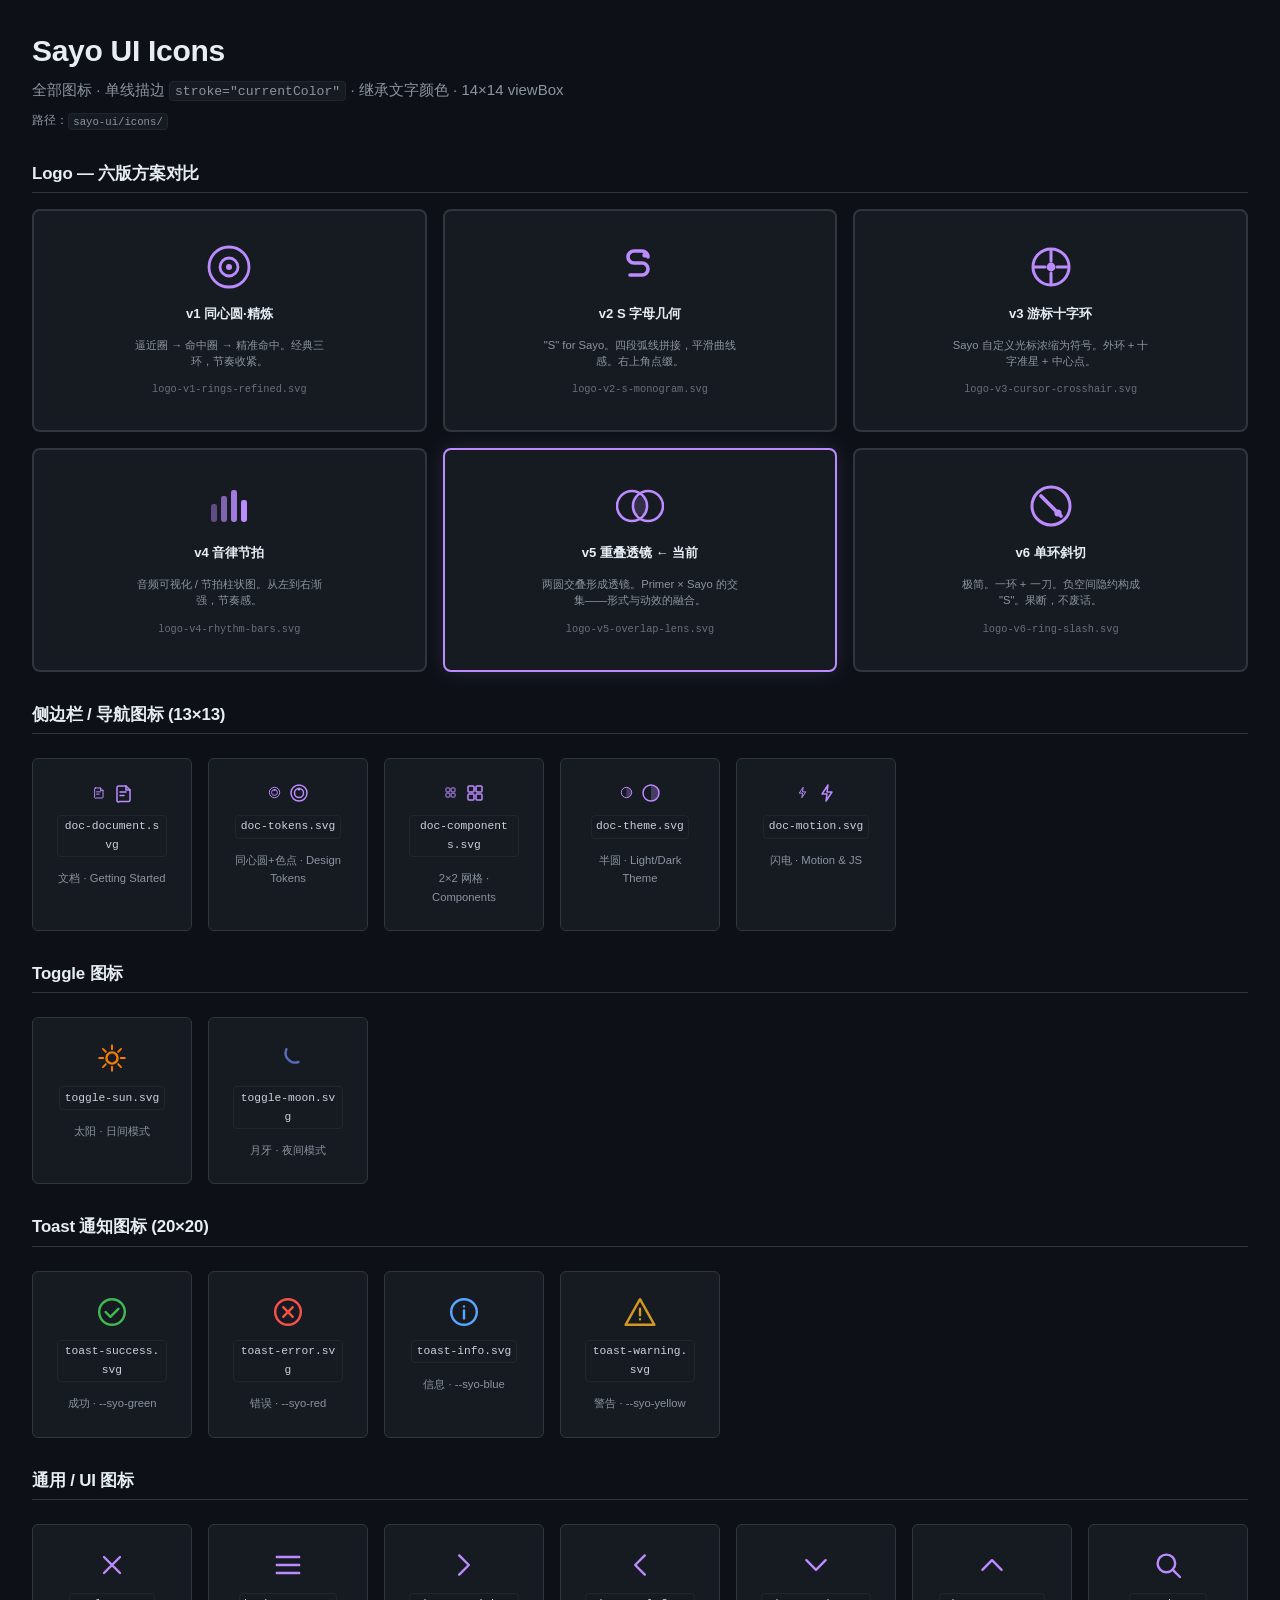
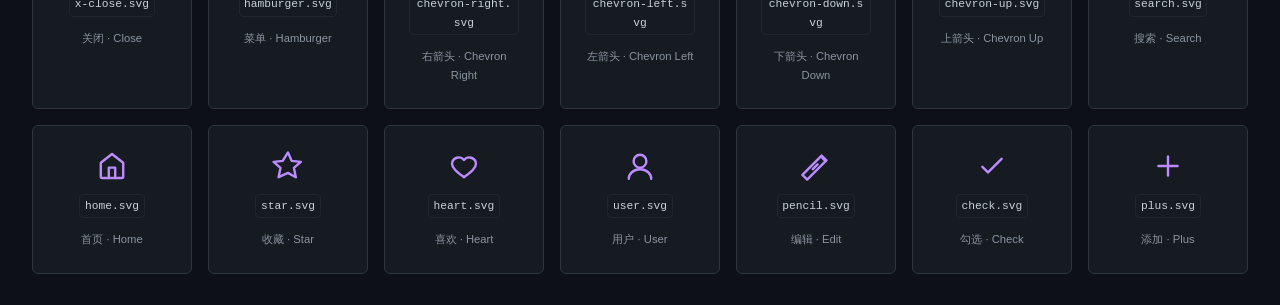
<file: .learning/assets/sayo/icons/index.html>
<!DOCTYPE html>
<html lang="zh-CN">
<head>
<meta charset="UTF-8">
<meta name="viewport" content="width=device-width, initial-scale=1.0">
<title>Sayo UI · Icons</title>
<link rel="stylesheet" href="../sayo.css">
<style>
  body { padding: var(--syo-space-8); }
  h1 { margin-bottom: var(--syo-space-2); }
  .icon-grid { display: grid; grid-template-columns: repeat(auto-fill, minmax(160px, 1fr)); gap: var(--syo-space-4); margin-top: var(--syo-space-6); }
  .icon-card {
    display: flex; flex-direction: column; align-items: center; gap: var(--syo-space-3);
    padding: var(--syo-space-6); background: var(--syo-bg-surface); border: 1px solid var(--syo-border); border-radius: var(--syo-radius-md);
  }
  .icon-card svg { width: 32px; height: 32px; color: var(--syo-accent); }
  .icon-card code { font-size: 0.75rem; text-align: center; word-break: break-all; }
  .icon-card .label { font-size: 0.75rem; color: var(--syo-fg-muted); text-align: center; }
  .icon-card .size-demo { display: flex; gap: var(--syo-space-2); align-items: center; }
  .icon-card .size-demo svg { width: 13px; height: 13px; }
  .icon-card .size-demo svg:last-child { width: 20px; height: 20px; }
  .section-title { margin-top: var(--syo-space-8); margin-bottom: var(--syo-space-3); padding-bottom: var(--syo-space-2); border-bottom: 1px solid var(--syo-border); }
</style>
</head>
<body>

<h1>Sayo UI Icons</h1>
<p class="syo-text-muted">
  全部图标 &middot; 单线描边 <code>stroke="currentColor"</code> &middot; 继承文字颜色 &middot; 14×14 viewBox
</p>
<p class="syo-text-sm syo-text-muted syo-mt-2">路径：<code>sayo-ui/icons/</code></p>

<!-- Logo -->
<h3 class="section-title">Logo — 六版方案对比</h3>
<style>
  .logo-grid { display: grid; grid-template-columns: repeat(3, 1fr); gap: var(--syo-space-4); margin-top: var(--syo-space-4); }
  .logo-card { display: flex; flex-direction: column; align-items: center; gap: var(--syo-space-3); padding: var(--syo-space-8) var(--syo-space-4); background: var(--syo-bg-surface); border: 2px solid var(--syo-border); border-radius: var(--syo-radius-lg); transition: border-color 200ms var(--syo-ease-out); }
  .logo-card:hover { border-color: var(--syo-accent); }
  .logo-card svg { width: 48px; height: 48px; color: var(--syo-accent); }
  .logo-card .name { font-weight: 600; font-size: 0.875rem; color: var(--syo-fg-default); }
  .logo-card .desc { font-size: 0.75rem; color: var(--syo-fg-muted); text-align: center; line-height: 1.45; max-width: 200px; }
  .logo-card .file { font-size: 0.6875rem; color: var(--syo-fg-muted); font-family: var(--syo-font-mono); opacity: 0.7; }
  @media (max-width: 640px) { .logo-grid { grid-template-columns: 1fr; } }
</style>
<div class="logo-grid">
  <div class="logo-card">
    <svg viewBox="0 0 24 24" fill="none"><circle cx="12" cy="12" r="10" stroke="currentColor" stroke-width="1.4"/><circle cx="12" cy="12" r="4.5" stroke="currentColor" stroke-width="1.4"/><circle cx="12" cy="12" r="1.5" fill="currentColor"/></svg>
    <span class="name">v1 同心圆·精炼</span>
    <span class="desc">逼近圈 → 命中圈 → 精准命中。经典三环，节奏收紧。</span>
    <span class="file">logo-v1-rings-refined.svg</span>
  </div>
  <div class="logo-card">
    <svg viewBox="0 0 24 24" fill="none"><path d="M16 7a3 3 0 00-3-3H9a3 3 0 00-3 3v0a3 3 0 003 3h4a3 3 0 013 3v0a3 3 0 01-3 3H7" stroke="currentColor" stroke-width="1.8" stroke-linecap="round"/><circle cx="14.5" cy="6" r="1.3" fill="currentColor"/></svg>
    <span class="name">v2 S 字母几何</span>
    <span class="desc">"S" for Sayo。四段弧线拼接，平滑曲线感。右上角点缀。</span>
    <span class="file">logo-v2-s-monogram.svg</span>
  </div>
  <div class="logo-card">
    <svg viewBox="0 0 24 24" fill="none"><circle cx="12" cy="12" r="9" stroke="currentColor" stroke-width="1.5"/><path d="M12 4v5M12 15v5M4 12h5M15 12h5" stroke="currentColor" stroke-width="1.5" stroke-linecap="round"/><circle cx="12" cy="12" r="2.2" fill="currentColor"/></svg>
    <span class="name">v3 游标十字环</span>
    <span class="desc">Sayo 自定义光标浓缩为符号。外环 + 十字准星 + 中心点。</span>
    <span class="file">logo-v3-cursor-crosshair.svg</span>
  </div>
  <div class="logo-card">
    <svg viewBox="0 0 24 24" fill="none"><rect x="3" y="11" width="3" height="9" rx="1.2" fill="currentColor" opacity="0.45"/><rect x="8" y="7" width="3" height="13" rx="1.2" fill="currentColor" opacity="0.65"/><rect x="13" y="4" width="3" height="16" rx="1.2" fill="currentColor" opacity="0.85"/><rect x="18" y="9" width="3" height="11" rx="1.2" fill="currentColor"/></svg>
    <span class="name">v4 音律节拍</span>
    <span class="desc">音频可视化 / 节拍柱状图。从左到右渐强，节奏感。</span>
    <span class="file">logo-v4-rhythm-bars.svg</span>
  </div>
  <div class="logo-card" style="border-color:var(--syo-accent);box-shadow:0 0 20px rgba(188,140,255,0.15)">
    <svg viewBox="0 0 24 24" fill="none"><circle cx="8" cy="12" r="7.5" stroke="currentColor" stroke-width="1.3"/><circle cx="16" cy="12" r="7.5" stroke="currentColor" stroke-width="1.3"/><path d="M10.7 7.6a7.5 7.5 0 012.6 0 7.5 7.5 0 010 8.8 7.5 7.5 0 01-2.6 0 7.5 7.5 0 010-8.8z" fill="currentColor" opacity="0.18"/></svg>
    <span class="name">v5 重叠透镜 ← 当前</span>
    <span class="desc">两圆交叠形成透镜。Primer × Sayo 的交集——形式与动效的融合。</span>
    <span class="file">logo-v5-overlap-lens.svg</span>
  </div>
  <div class="logo-card">
    <svg viewBox="0 0 24 24" fill="none"><circle cx="12" cy="12" r="9.5" stroke="currentColor" stroke-width="1.5"/><path d="M7 7l10 10" stroke="currentColor" stroke-width="1.8" stroke-linecap="round"/><circle cx="15.5" cy="15.5" r="1.8" fill="currentColor"/></svg>
    <span class="name">v6 单环斜切</span>
    <span class="desc">极简。一环 + 一刀。负空间隐约构成 "S"。果断，不废话。</span>
    <span class="file">logo-v6-ring-slash.svg</span>
  </div>
</div>

<!-- Doc sidebar -->
<h3 class="section-title">侧边栏 / 导航图标 (13×13)</h3>
<div class="icon-grid">
  <div class="icon-card">
    <div class="size-demo">
      <svg viewBox="0 0 20 20" fill="none"><path d="M5 3h8l4 4v10a1.5 1.5 0 01-1.5 1.5h-9A1.5 1.5 0 014 17V4.5A1.5 1.5 0 015.5 3z" stroke="currentColor" stroke-width="1.5" stroke-linecap="round" stroke-linejoin="round"/><path d="M13 3v4h4M7 9h6M7 12.5h4" stroke="currentColor" stroke-width="1.5" stroke-linecap="round"/></svg>
      <svg viewBox="0 0 20 20" fill="none"><path d="M5 3h8l4 4v10a1.5 1.5 0 01-1.5 1.5h-9A1.5 1.5 0 014 17V4.5A1.5 1.5 0 015.5 3z" stroke="currentColor" stroke-width="1.5" stroke-linecap="round" stroke-linejoin="round"/><path d="M13 3v4h4M7 9h6M7 12.5h4" stroke="currentColor" stroke-width="1.5" stroke-linecap="round"/></svg>
    </div>
    <code>doc-document.svg</code>
    <span class="label">文档 · Getting Started</span>
  </div>
  <div class="icon-card">
    <div class="size-demo">
      <svg viewBox="0 0 20 20" fill="none"><circle cx="10" cy="10" r="8" stroke="currentColor" stroke-width="1.5"/><circle cx="10" cy="10" r="4.5" stroke="currentColor" stroke-width="1.5"/><circle cx="10" cy="6" r="1.5" fill="currentColor"/></svg>
      <svg viewBox="0 0 20 20" fill="none"><circle cx="10" cy="10" r="8" stroke="currentColor" stroke-width="1.5"/><circle cx="10" cy="10" r="4.5" stroke="currentColor" stroke-width="1.5"/><circle cx="10" cy="6" r="1.5" fill="currentColor"/></svg>
    </div>
    <code>doc-tokens.svg</code>
    <span class="label">同心圆+色点 · Design Tokens</span>
  </div>
  <div class="icon-card">
    <div class="size-demo">
      <svg viewBox="0 0 20 20" fill="none"><rect x="3" y="3" width="6" height="6" rx="1" stroke="currentColor" stroke-width="1.5"/><rect x="11" y="3" width="6" height="6" rx="1" stroke="currentColor" stroke-width="1.5"/><rect x="3" y="11" width="6" height="6" rx="1" stroke="currentColor" stroke-width="1.5"/><rect x="11" y="11" width="6" height="6" rx="1" stroke="currentColor" stroke-width="1.5"/></svg>
      <svg viewBox="0 0 20 20" fill="none"><rect x="3" y="3" width="6" height="6" rx="1" stroke="currentColor" stroke-width="1.5"/><rect x="11" y="3" width="6" height="6" rx="1" stroke="currentColor" stroke-width="1.5"/><rect x="3" y="11" width="6" height="6" rx="1" stroke="currentColor" stroke-width="1.5"/><rect x="11" y="11" width="6" height="6" rx="1" stroke="currentColor" stroke-width="1.5"/></svg>
    </div>
    <code>doc-components.svg</code>
    <span class="label">2×2 网格 · Components</span>
  </div>
  <div class="icon-card">
    <div class="size-demo">
      <svg viewBox="0 0 20 20" fill="none"><circle cx="10" cy="10" r="8" stroke="currentColor" stroke-width="1.5"/><path d="M10 2a8 8 0 010 16V2z" fill="currentColor" opacity="0.3"/></svg>
      <svg viewBox="0 0 20 20" fill="none"><circle cx="10" cy="10" r="8" stroke="currentColor" stroke-width="1.5"/><path d="M10 2a8 8 0 010 16V2z" fill="currentColor" opacity="0.3"/></svg>
    </div>
    <code>doc-theme.svg</code>
    <span class="label">半圆 · Light/Dark Theme</span>
  </div>
  <div class="icon-card">
    <div class="size-demo">
      <svg viewBox="0 0 20 20" fill="none"><path d="M11 2L5 11h5l-1 7 6-9h-5l1-7z" stroke="currentColor" stroke-width="1.5" stroke-linejoin="round"/></svg>
      <svg viewBox="0 0 20 20" fill="none"><path d="M11 2L5 11h5l-1 7 6-9h-5l1-7z" stroke="currentColor" stroke-width="1.5" stroke-linejoin="round"/></svg>
    </div>
    <code>doc-motion.svg</code>
    <span class="label">闪电 · Motion &amp; JS</span>
  </div>
</div>

<!-- Toggle icons -->
<h3 class="section-title">Toggle 图标</h3>
<div class="icon-grid">
  <div class="icon-card">
    <svg viewBox="0 0 20 20" fill="none" style="color:#f57c00"><circle cx="10" cy="10" r="3.5" stroke="currentColor" stroke-width="1.5"/><path d="M10 2v2.5M10 15.5V18M2 10h2.5M15.5 10H18M4.34 4.34l1.77 1.77M13.89 13.89l1.77 1.77M4.34 15.66l1.77-1.77M13.89 6.11l1.77-1.77" stroke="currentColor" stroke-width="1.2" stroke-linecap="round"/></svg>
    <code>toggle-sun.svg</code>
    <span class="label">太阳 · 日间模式</span>
  </div>
  <div class="icon-card">
    <svg viewBox="0 0 20 20" fill="none" style="color:#5c6bc0"><path d="M16.5 12.5A6 6 0 019 4.5a6 6 0 007.5 8z" stroke="currentColor" stroke-width="1.5" stroke-linejoin="round"/></svg>
    <code>toggle-moon.svg</code>
    <span class="label">月牙 · 夜间模式</span>
  </div>
</div>

<!-- Toast icons -->
<h3 class="section-title">Toast 通知图标 (20×20)</h3>
<div class="icon-grid">
  <div class="icon-card">
    <svg viewBox="0 0 20 20" fill="none" style="color:var(--syo-green)"><circle cx="10" cy="10" r="8" stroke="currentColor" stroke-width="1.5"/><path d="M6 10l3 3 5-5" stroke="currentColor" stroke-width="1.5" stroke-linecap="round" stroke-linejoin="round"/></svg>
    <code>toast-success.svg</code>
    <span class="label">成功 · --syo-green</span>
  </div>
  <div class="icon-card">
    <svg viewBox="0 0 20 20" fill="none" style="color:var(--syo-red)"><circle cx="10" cy="10" r="8" stroke="currentColor" stroke-width="1.5"/><path d="M7 7l6 6M13 7l-6 6" stroke="currentColor" stroke-width="1.5" stroke-linecap="round"/></svg>
    <code>toast-error.svg</code>
    <span class="label">错误 · --syo-red</span>
  </div>
  <div class="icon-card">
    <svg viewBox="0 0 20 20" fill="none" style="color:var(--syo-blue)"><circle cx="10" cy="10" r="8" stroke="currentColor" stroke-width="1.5"/><path d="M10 9v5M10 6.5v0" stroke="currentColor" stroke-width="1.5" stroke-linecap="round"/></svg>
    <code>toast-info.svg</code>
    <span class="label">信息 · --syo-blue</span>
  </div>
  <div class="icon-card">
    <svg viewBox="0 0 20 20" fill="none" style="color:var(--syo-yellow)"><path d="M10 2L1 18h18L10 2z" stroke="currentColor" stroke-width="1.5" stroke-linejoin="round"/><path d="M10 8v4M10 14.5v0" stroke="currentColor" stroke-width="1.5" stroke-linecap="round"/></svg>
    <code>toast-warning.svg</code>
    <span class="label">警告 · --syo-yellow</span>
  </div>
</div>

<!-- General / UI icons -->
<h3 class="section-title">通用 / UI 图标</h3>
<div class="icon-grid">
  <div class="icon-card">
    <svg viewBox="0 0 20 20" fill="none"><path d="M5 5l10 10M15 5l-10 10" stroke="currentColor" stroke-width="1.5" stroke-linecap="round"/></svg>
    <code>x-close.svg</code>
    <span class="label">关闭 · Close</span>
  </div>
  <div class="icon-card">
    <svg viewBox="0 0 20 20" fill="none"><path d="M3 5h14M3 10h14M3 15h14" stroke="currentColor" stroke-width="1.5" stroke-linecap="round"/></svg>
    <code>hamburger.svg</code>
    <span class="label">菜单 · Hamburger</span>
  </div>
  <div class="icon-card">
    <svg viewBox="0 0 20 20" fill="none"><path d="M7 4l6 6-6 6" stroke="currentColor" stroke-width="1.5" stroke-linecap="round" stroke-linejoin="round"/></svg>
    <code>chevron-right.svg</code>
    <span class="label">右箭头 · Chevron Right</span>
  </div>
  <div class="icon-card">
    <svg viewBox="0 0 20 20" fill="none"><path d="M13 4l-6 6 6 6" stroke="currentColor" stroke-width="1.5" stroke-linecap="round" stroke-linejoin="round"/></svg>
    <code>chevron-left.svg</code>
    <span class="label">左箭头 · Chevron Left</span>
  </div>
  <div class="icon-card">
    <svg viewBox="0 0 20 20" fill="none"><path d="M4 7l6 6 6-6" stroke="currentColor" stroke-width="1.5" stroke-linecap="round" stroke-linejoin="round"/></svg>
    <code>chevron-down.svg</code>
    <span class="label">下箭头 · Chevron Down</span>
  </div>
  <div class="icon-card">
    <svg viewBox="0 0 20 20" fill="none"><path d="M4 13l6-6 6 6" stroke="currentColor" stroke-width="1.5" stroke-linecap="round" stroke-linejoin="round"/></svg>
    <code>chevron-up.svg</code>
    <span class="label">上箭头 · Chevron Up</span>
  </div>
  <div class="icon-card">
    <svg viewBox="0 0 20 20" fill="none"><circle cx="9" cy="9" r="5.5" stroke="currentColor" stroke-width="1.5"/><path d="M13 13l4.5 4.5" stroke="currentColor" stroke-width="1.5" stroke-linecap="round"/></svg>
    <code>search.svg</code>
    <span class="label">搜索 · Search</span>
  </div>
  <div class="icon-card">
    <svg viewBox="0 0 20 20" fill="none"><path d="M3 8l7-5.5L17 8v8.5a1 1 0 01-1 1H4a1 1 0 01-1-1V8z" stroke="currentColor" stroke-width="1.5" stroke-linecap="round" stroke-linejoin="round"/><path d="M8 17.5V11h4v6.5" stroke="currentColor" stroke-width="1.5" stroke-linecap="round" stroke-linejoin="round"/></svg>
    <code>home.svg</code>
    <span class="label">首页 · Home</span>
  </div>
  <div class="icon-card">
    <svg viewBox="0 0 20 20" fill="none"><path d="M10 1.5l2.3 5.3 5.7.6-4.3 3.8 1.2 5.8L10 14.3 4.1 17l1.2-5.8L1 7.4l5.7-.6L10 1.5z" stroke="currentColor" stroke-width="1.5" stroke-linejoin="round"/></svg>
    <code>star.svg</code>
    <span class="label">收藏 · Star</span>
  </div>
  <div class="icon-card">
    <svg viewBox="0 0 20 20" fill="none"><path d="M10 17c-4-3-7.5-5.4-7.5-8.5A4.25 4.25 0 0110 6.2a4.25 4.25 0 017.5 2.3c0 3.1-3.5 5.5-7.5 8.5z" stroke="currentColor" stroke-width="1.5" stroke-linejoin="round"/></svg>
    <code>heart.svg</code>
    <span class="label">喜欢 · Heart</span>
  </div>
  <div class="icon-card">
    <svg viewBox="0 0 20 20" fill="none"><circle cx="10" cy="7" r="4" stroke="currentColor" stroke-width="1.5"/><path d="M3 18c0-3.3 3.1-6 7-6s7 2.7 7 6" stroke="currentColor" stroke-width="1.5" stroke-linecap="round"/></svg>
    <code>user.svg</code>
    <span class="label">用户 · User</span>
  </div>
  <div class="icon-card">
    <svg viewBox="0 0 20 20" fill="none"><path d="M13.5 3.5l-12 12 3 3 12-12-3-3z" stroke="currentColor" stroke-width="1.5" stroke-linejoin="round"/><path d="M11 9l-3 3" stroke="currentColor" stroke-width="1.5" stroke-linecap="round"/><path d="M14 5l1.5 1.5" stroke="currentColor" stroke-width="1.5" stroke-linecap="round"/></svg>
    <code>pencil.svg</code>
    <span class="label">编辑 · Edit</span>
  </div>
  <div class="icon-card">
    <svg viewBox="0 0 20 20" fill="none"><path d="M4 10.5l3.5 3.5 8.5-8.5" stroke="currentColor" stroke-width="1.5" stroke-linecap="round" stroke-linejoin="round"/></svg>
    <code>check.svg</code>
    <span class="label">勾选 · Check</span>
  </div>
  <div class="icon-card">
    <svg viewBox="0 0 20 20" fill="none"><path d="M10 4v12M4 10h12" stroke="currentColor" stroke-width="1.5" stroke-linecap="round"/></svg>
    <code>plus.svg</code>
    <span class="label">添加 · Plus</span>
  </div>
</div>

</body>
</html>
</file>
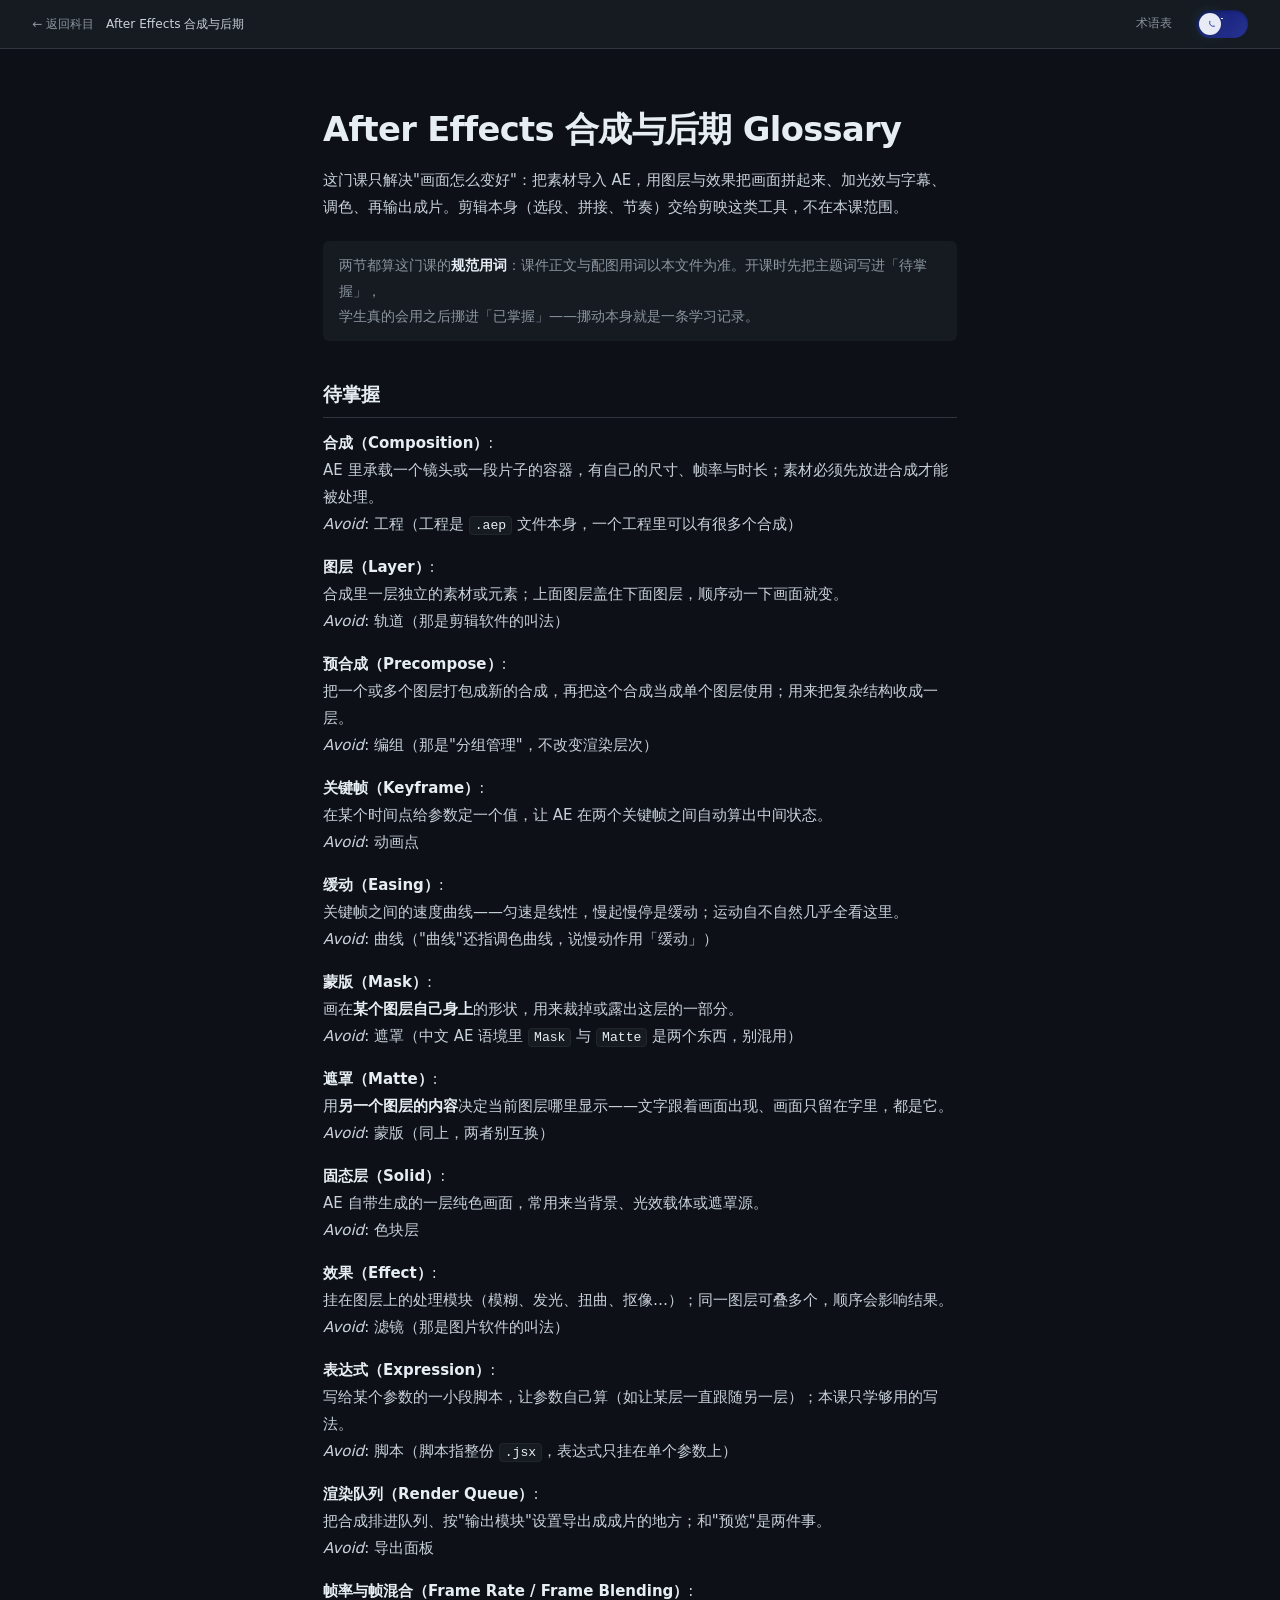
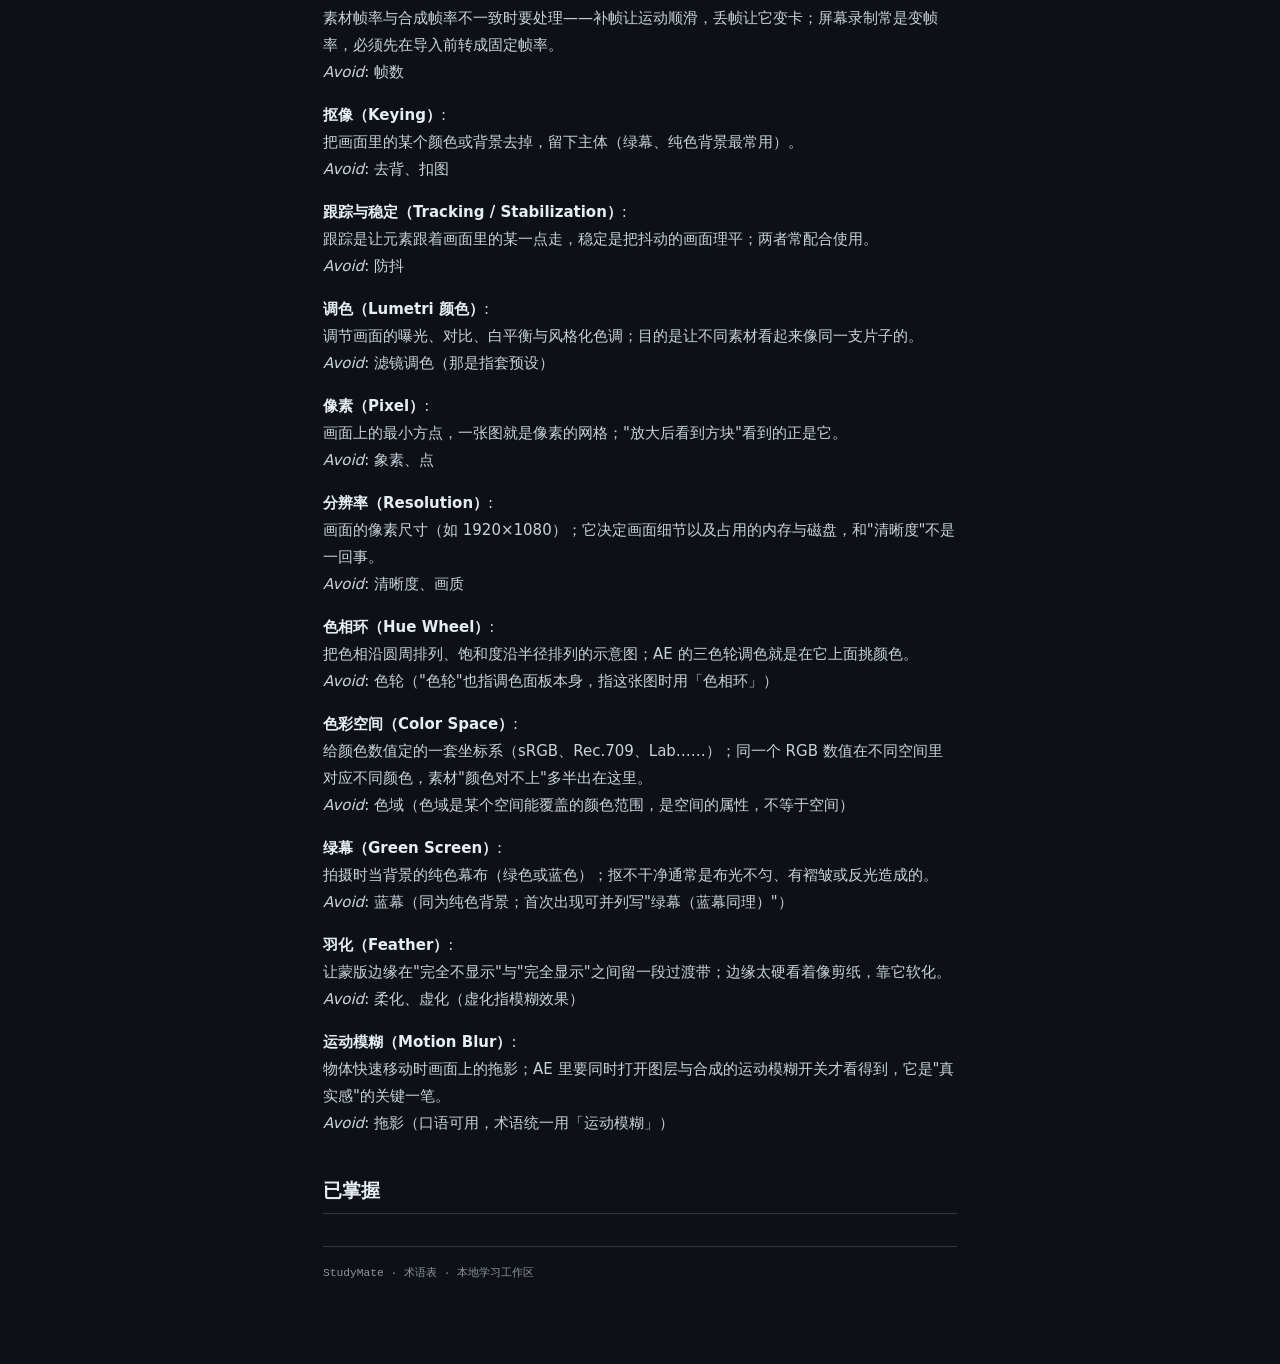
<file: .learning/subjects/after-effects/GLOSSARY.html>
<!DOCTYPE html>
<html lang="zh-CN" data-theme="dark">
<head>
<meta charset="UTF-8">
<meta name="viewport" content="width=device-width, initial-scale=1">
<title>术语表 · After Effects 合成与后期</title>
<link rel="stylesheet" href="../../assets/sayo/sayo.css">
<link rel="stylesheet" href="../../assets/learn-theme.css">
<link rel="stylesheet" href="assets/style.css">
<script src="../../assets/learn-theme.js"></script>
<script>LearnTheme.apply();</script>
<style>
.lesson h1 {
  margin: var(--syo-space-2, 8px) 0 var(--syo-space-4, 16px);
  font-size: clamp(1.6rem, 3.2vw, 2.25rem);
  font-weight: 700;
  line-height: 1.25;
  letter-spacing: -0.02em;
  color: var(--syo-fg-default);
}
</style>
</head>
<body class="lesson-body">
<nav class="lesson-bar">
  <a href="index.html">← 返回科目</a>
  <span>After Effects 合成与后期</span>
  <span class="lesson-bar__no">术语表</span>
  <label class="syo-toggle syo-toggle--theme lesson-bar__toggle" title="切换深浅主题" aria-label="切换深浅主题">
    <input type="checkbox" id="attachment-theme-checkbox" checked>
    <span class="syo-toggle-track"></span>
    <span class="syo-toggle-knob">
      <svg class="syo-toggle-sun" viewBox="0 0 20 20" fill="none" aria-hidden="true"><circle cx="10" cy="10" r="3.5" stroke="#f57c00" stroke-width="1.5"/><path d="M10 2v2.5M10 15.5V18M2 10h2.5M15.5 10H18M4.34 4.34l1.77 1.77M13.89 13.89l1.77 1.77M4.34 15.66l1.77-1.77M13.89 6.11l1.77-1.77" stroke="#f57c00" stroke-width="1.2" stroke-linecap="round"/></svg>
      <svg class="syo-toggle-moon" viewBox="0 0 20 20" fill="none" aria-hidden="true"><path d="M16.5 12.5A6 6 0 019 4.5a6 6 0 007.5 8z" stroke="#5c6bc0" stroke-width="1.5" stroke-linejoin="round"/></svg>
    </span>
  </label>
</nav>

<article class="lesson">
<h1>After Effects 合成与后期 Glossary</h1>
<p>这门课只解决"画面怎么变好"：把素材导入 AE，用图层与效果把画面拼起来、加光效与字幕、调色、再输出成片。剪辑本身（选段、拼接、节奏）交给剪映这类工具，不在本课范围。</p>
<blockquote><p>两节都算这门课的<strong>规范用词</strong>：课件正文与配图用词以本文件为准。开课时先把主题词写进「待掌握」，<br>学生真的会用之后挪进「已掌握」——挪动本身就是一条学习记录。</p></blockquote>
<h2>待掌握</h2>
<p><strong>合成（Composition）</strong>:<br>AE 里承载一个镜头或一段片子的容器，有自己的尺寸、帧率与时长；素材必须先放进合成才能被处理。<br><em>Avoid</em>: 工程（工程是 <code>.aep</code> 文件本身，一个工程里可以有很多个合成）</p>
<p><strong>图层（Layer）</strong>:<br>合成里一层独立的素材或元素；上面图层盖住下面图层，顺序动一下画面就变。<br><em>Avoid</em>: 轨道（那是剪辑软件的叫法）</p>
<p><strong>预合成（Precompose）</strong>:<br>把一个或多个图层打包成新的合成，再把这个合成当成单个图层使用；用来把复杂结构收成一层。<br><em>Avoid</em>: 编组（那是"分组管理"，不改变渲染层次）</p>
<p><strong>关键帧（Keyframe）</strong>:<br>在某个时间点给参数定一个值，让 AE 在两个关键帧之间自动算出中间状态。<br><em>Avoid</em>: 动画点</p>
<p><strong>缓动（Easing）</strong>:<br>关键帧之间的速度曲线——匀速是线性，慢起慢停是缓动；运动自不自然几乎全看这里。<br><em>Avoid</em>: 曲线（"曲线"还指调色曲线，说慢动作用「缓动」）</p>
<p><strong>蒙版（Mask）</strong>:<br>画在<strong>某个图层自己身上</strong>的形状，用来裁掉或露出这层的一部分。<br><em>Avoid</em>: 遮罩（中文 AE 语境里 <code>Mask</code> 与 <code>Matte</code> 是两个东西，别混用）</p>
<p><strong>遮罩（Matte）</strong>:<br>用<strong>另一个图层的内容</strong>决定当前图层哪里显示——文字跟着画面出现、画面只留在字里，都是它。<br><em>Avoid</em>: 蒙版（同上，两者别互换）</p>
<p><strong>固态层（Solid）</strong>:<br>AE 自带生成的一层纯色画面，常用来当背景、光效载体或遮罩源。<br><em>Avoid</em>: 色块层</p>
<p><strong>效果（Effect）</strong>:<br>挂在图层上的处理模块（模糊、发光、扭曲、抠像…）；同一图层可叠多个，顺序会影响结果。<br><em>Avoid</em>: 滤镜（那是图片软件的叫法）</p>
<p><strong>表达式（Expression）</strong>:<br>写给某个参数的一小段脚本，让参数自己算（如让某层一直跟随另一层）；本课只学够用的写法。<br><em>Avoid</em>: 脚本（脚本指整份 <code>.jsx</code>，表达式只挂在单个参数上）</p>
<p><strong>渲染队列（Render Queue）</strong>:<br>把合成排进队列、按"输出模块"设置导出成成片的地方；和"预览"是两件事。<br><em>Avoid</em>: 导出面板</p>
<p><strong>帧率与帧混合（Frame Rate / Frame Blending）</strong>:<br>素材帧率与合成帧率不一致时要处理——补帧让运动顺滑，丢帧让它变卡；屏幕录制常是变帧率，必须先在导入前转成固定帧率。<br><em>Avoid</em>: 帧数</p>
<p><strong>抠像（Keying）</strong>:<br>把画面里的某个颜色或背景去掉，留下主体（绿幕、纯色背景最常用）。<br><em>Avoid</em>: 去背、扣图</p>
<p><strong>跟踪与稳定（Tracking / Stabilization）</strong>:<br>跟踪是让元素跟着画面里的某一点走，稳定是把抖动的画面理平；两者常配合使用。<br><em>Avoid</em>: 防抖</p>
<p><strong>调色（Lumetri 颜色）</strong>:<br>调节画面的曝光、对比、白平衡与风格化色调；目的是让不同素材看起来像同一支片子的。<br><em>Avoid</em>: 滤镜调色（那是指套预设）</p>
<p><strong>像素（Pixel）</strong>:<br>画面上的最小方点，一张图就是像素的网格；"放大后看到方块"看到的正是它。<br><em>Avoid</em>: 象素、点</p>
<p><strong>分辨率（Resolution）</strong>:<br>画面的像素尺寸（如 1920×1080）；它决定画面细节以及占用的内存与磁盘，和"清晰度"不是一回事。<br><em>Avoid</em>: 清晰度、画质</p>
<p><strong>色相环（Hue Wheel）</strong>:<br>把色相沿圆周排列、饱和度沿半径排列的示意图；AE 的三色轮调色就是在它上面挑颜色。<br><em>Avoid</em>: 色轮（"色轮"也指调色面板本身，指这张图时用「色相环」）</p>
<p><strong>色彩空间（Color Space）</strong>:<br>给颜色数值定的一套坐标系（sRGB、Rec.709、Lab……）；同一个 RGB 数值在不同空间里对应不同颜色，素材"颜色对不上"多半出在这里。<br><em>Avoid</em>: 色域（色域是某个空间能覆盖的颜色范围，是空间的属性，不等于空间）</p>
<p><strong>绿幕（Green Screen）</strong>:<br>拍摄时当背景的纯色幕布（绿色或蓝色）；抠不干净通常是布光不匀、有褶皱或反光造成的。<br><em>Avoid</em>: 蓝幕（同为纯色背景；首次出现可并列写"绿幕（蓝幕同理）"）</p>
<p><strong>羽化（Feather）</strong>:<br>让蒙版边缘在"完全不显示"与"完全显示"之间留一段过渡带；边缘太硬看着像剪纸，靠它软化。<br><em>Avoid</em>: 柔化、虚化（虚化指模糊效果）</p>
<p><strong>运动模糊（Motion Blur）</strong>:<br>物体快速移动时画面上的拖影；AE 里要同时打开图层与合成的运动模糊开关才看得到，它是"真实感"的关键一笔。<br><em>Avoid</em>: 拖影（口语可用，术语统一用「运动模糊」）</p>
<h2>已掌握</h2>
  <footer class="lesson-footer">
    StudyMate · 术语表 · 本地学习工作区
  </footer>
</article>

<script src="../../assets/sayo/sayo.js"></script>
<script>LearnTheme.wire(document.getElementById('attachment-theme-checkbox'));</script>
</body>
</html>
</file>
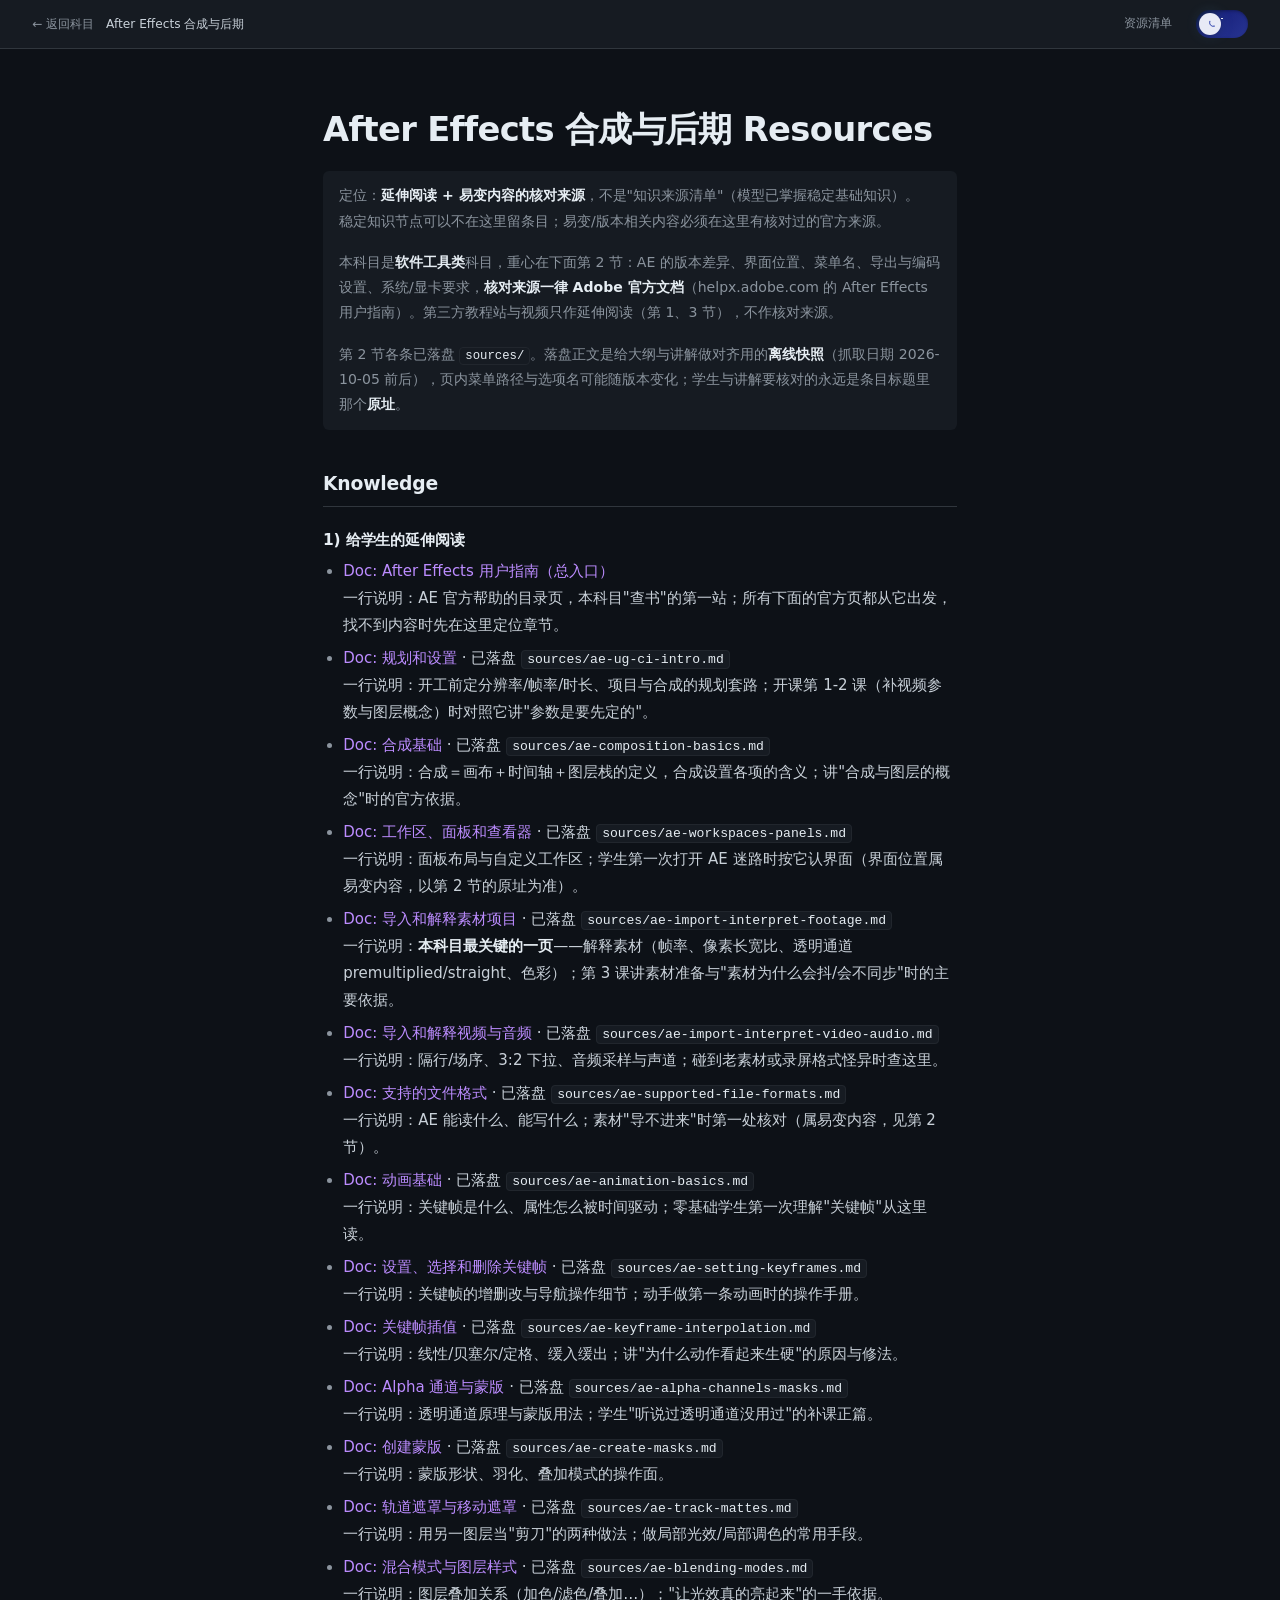
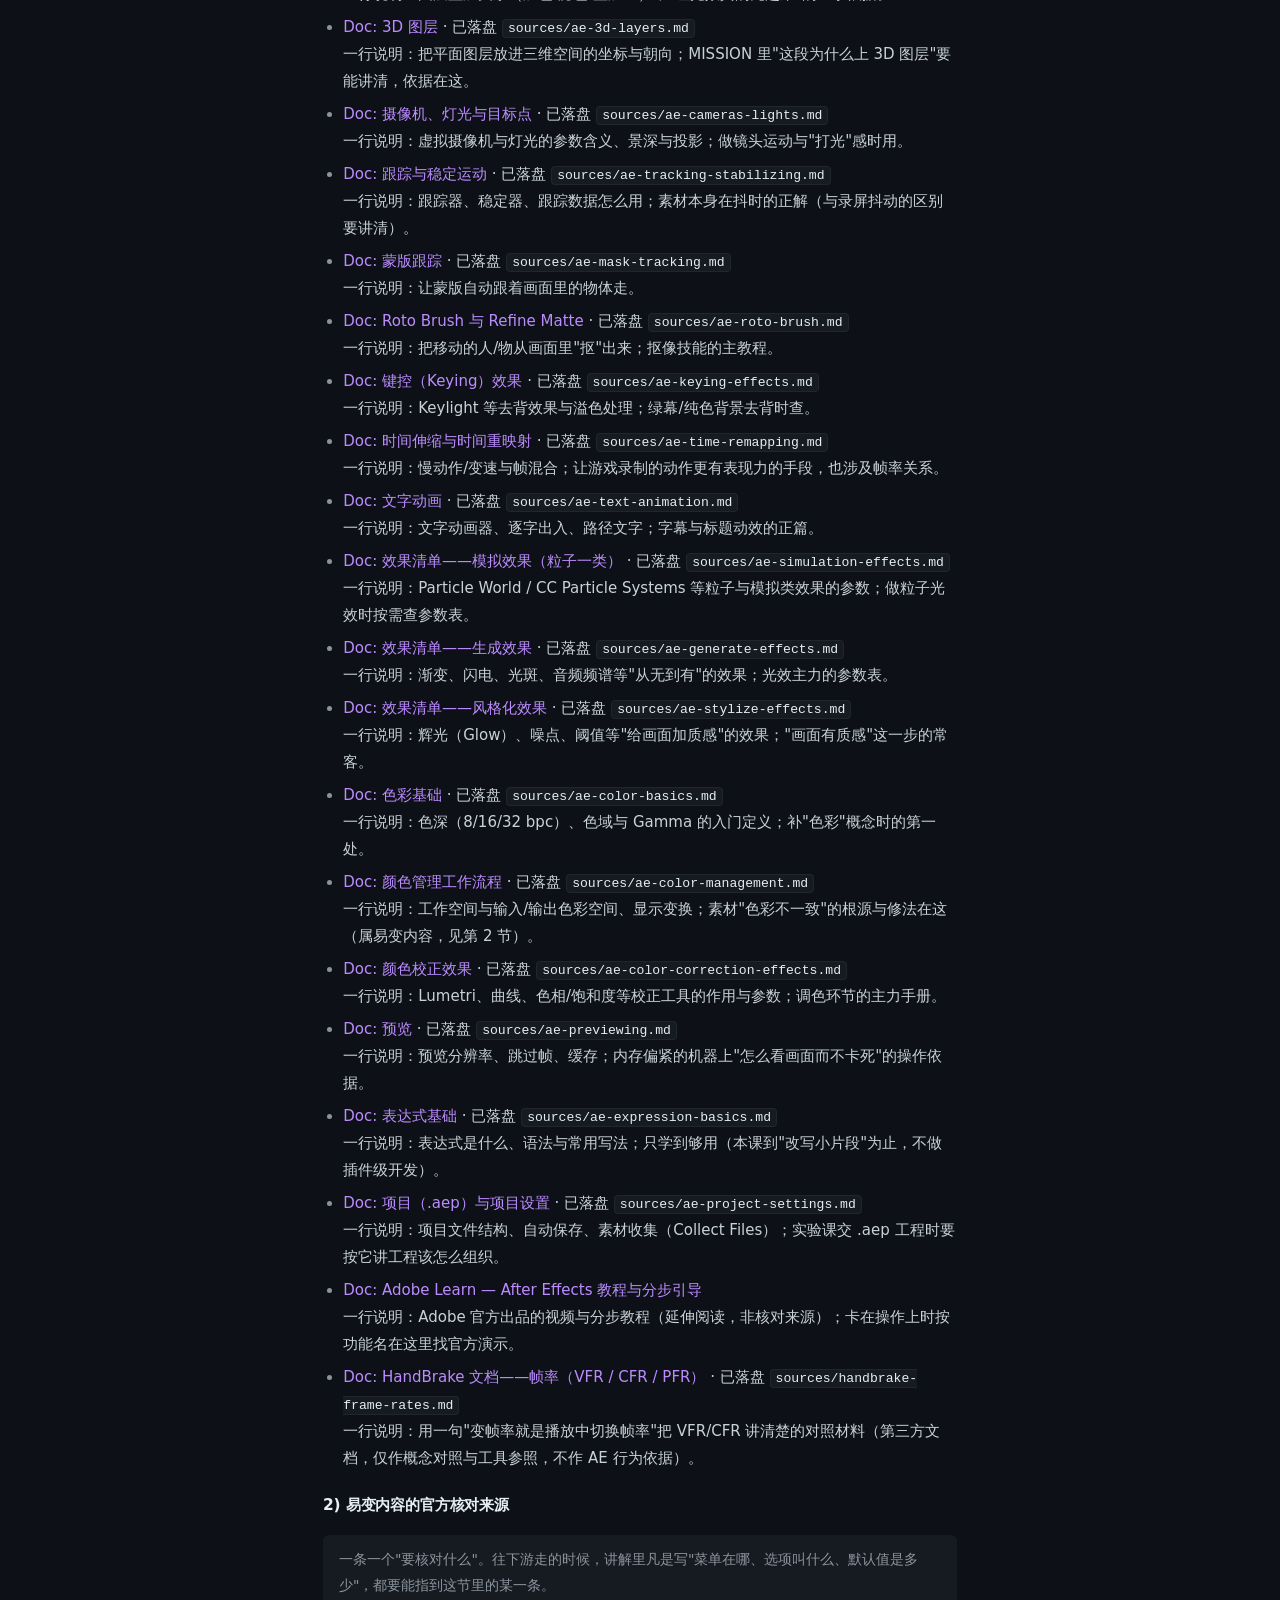
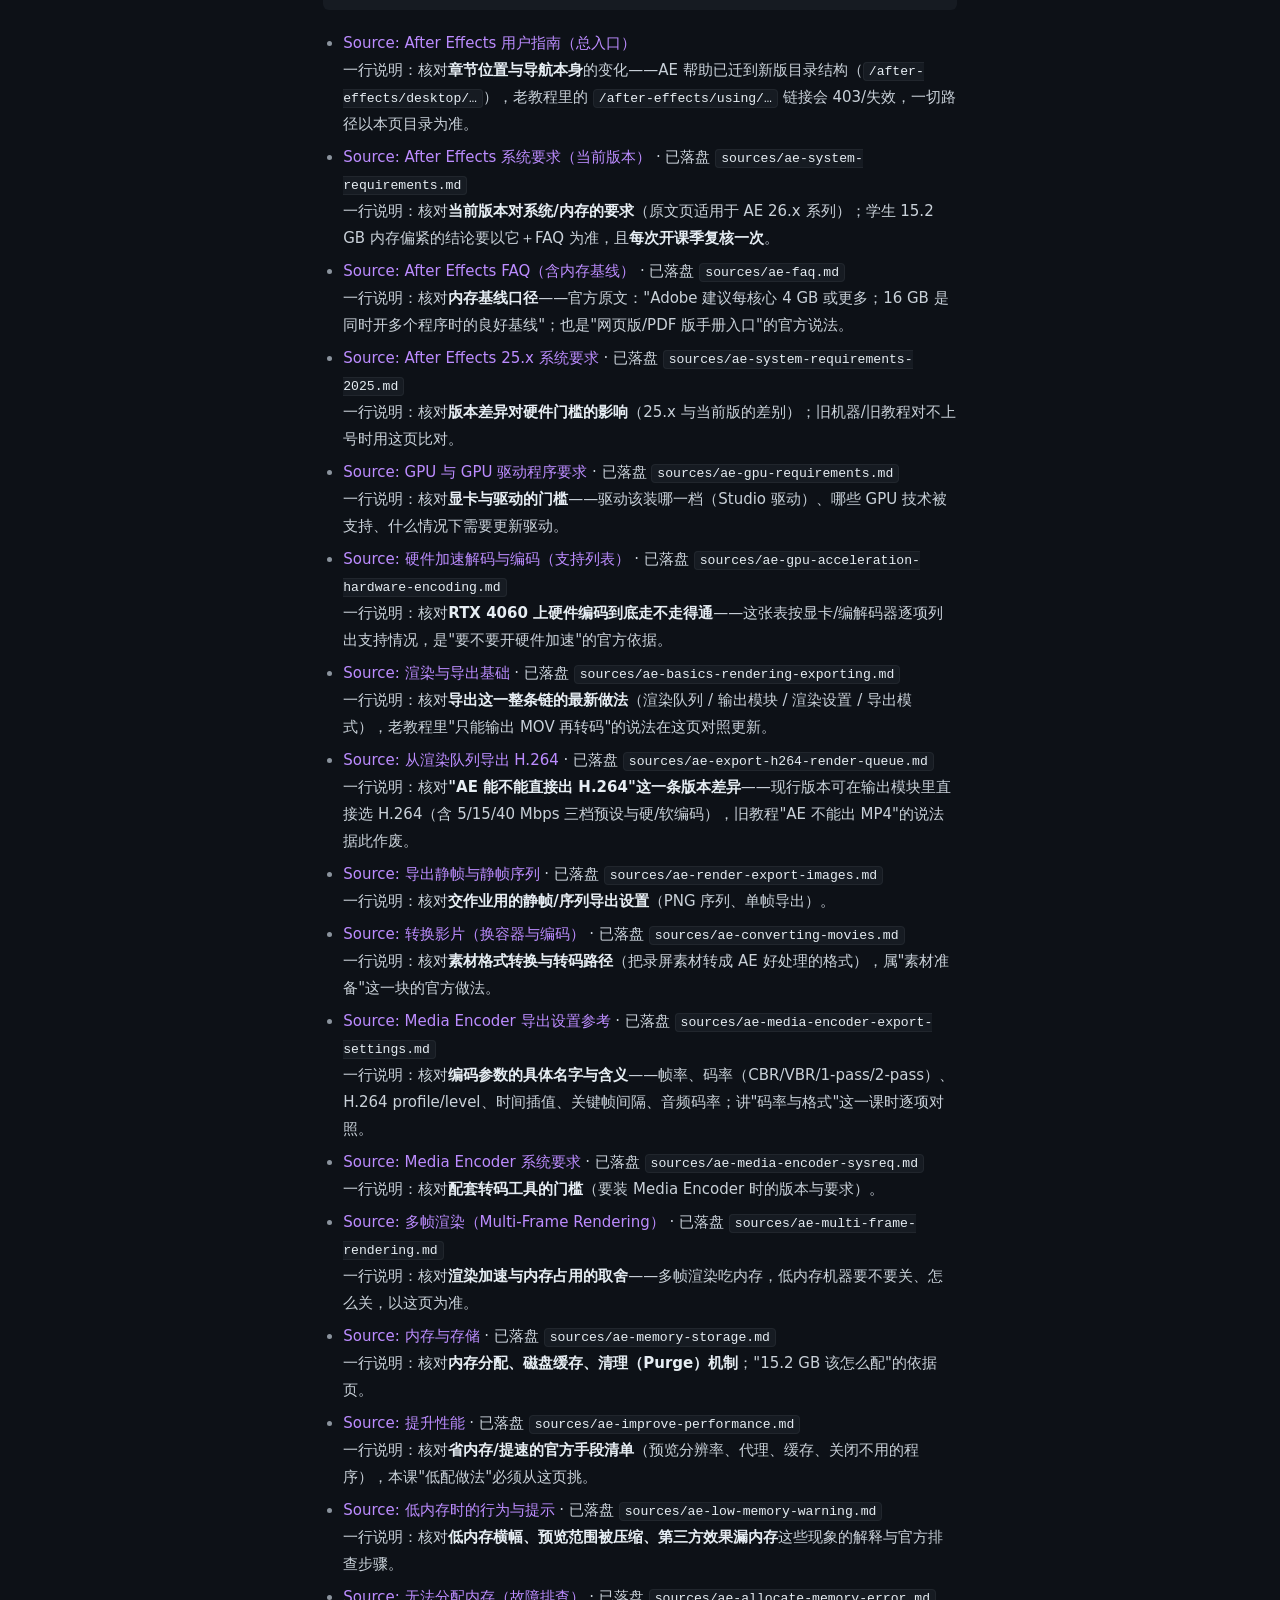
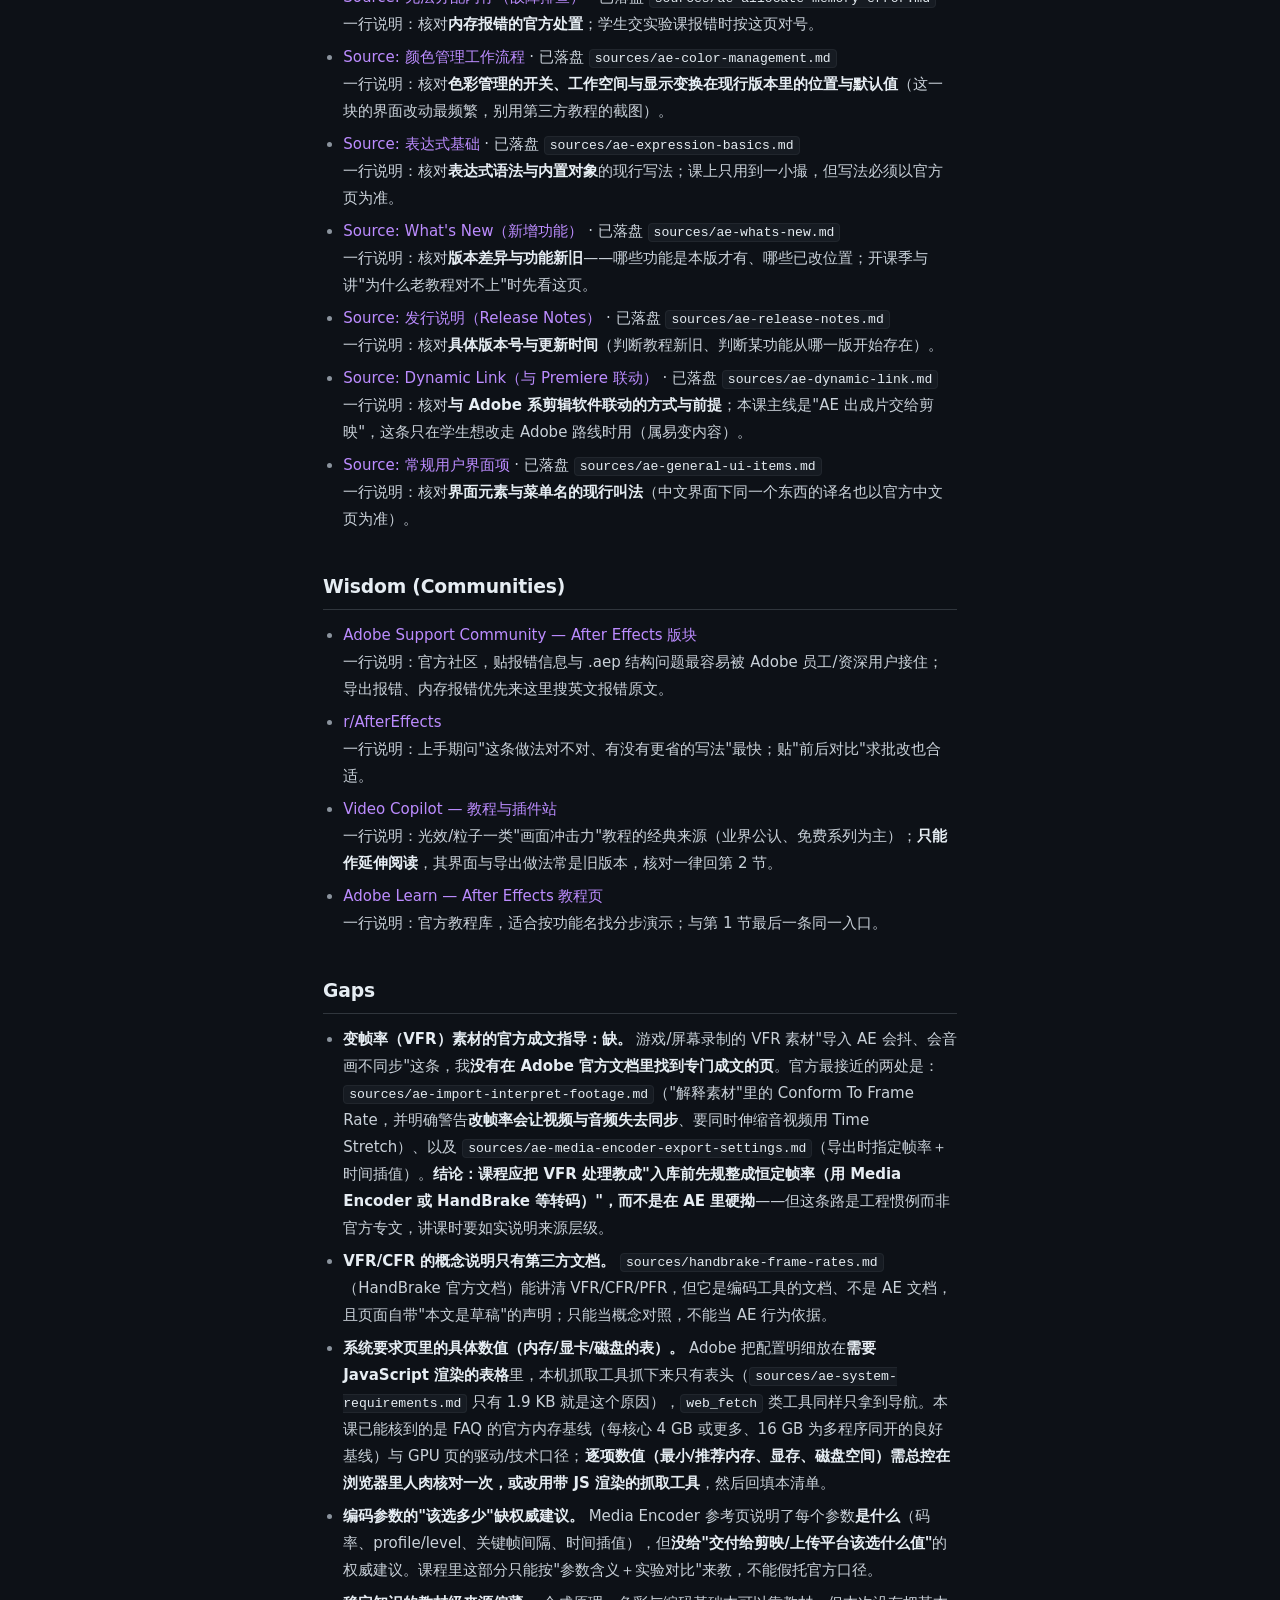
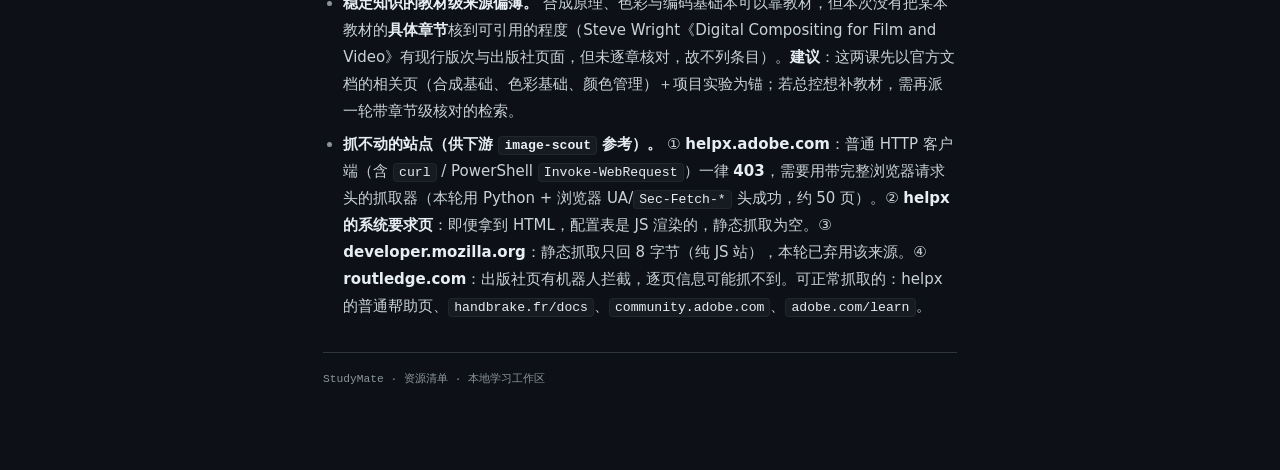
<file: .learning/subjects/after-effects/RESOURCES.html>
<!DOCTYPE html>
<html lang="zh-CN" data-theme="dark">
<head>
<meta charset="UTF-8">
<meta name="viewport" content="width=device-width, initial-scale=1">
<title>资源清单 · After Effects 合成与后期</title>
<link rel="stylesheet" href="../../assets/sayo/sayo.css">
<link rel="stylesheet" href="../../assets/learn-theme.css">
<link rel="stylesheet" href="assets/style.css">
<script src="../../assets/learn-theme.js"></script>
<script>LearnTheme.apply();</script>
<style>
.lesson h1 {
  margin: var(--syo-space-2, 8px) 0 var(--syo-space-4, 16px);
  font-size: clamp(1.6rem, 3.2vw, 2.25rem);
  font-weight: 700;
  line-height: 1.25;
  letter-spacing: -0.02em;
  color: var(--syo-fg-default);
}
</style>
</head>
<body class="lesson-body">
<nav class="lesson-bar">
  <a href="index.html">← 返回科目</a>
  <span>After Effects 合成与后期</span>
  <span class="lesson-bar__no">资源清单</span>
  <label class="syo-toggle syo-toggle--theme lesson-bar__toggle" title="切换深浅主题" aria-label="切换深浅主题">
    <input type="checkbox" id="attachment-theme-checkbox" checked>
    <span class="syo-toggle-track"></span>
    <span class="syo-toggle-knob">
      <svg class="syo-toggle-sun" viewBox="0 0 20 20" fill="none" aria-hidden="true"><circle cx="10" cy="10" r="3.5" stroke="#f57c00" stroke-width="1.5"/><path d="M10 2v2.5M10 15.5V18M2 10h2.5M15.5 10H18M4.34 4.34l1.77 1.77M13.89 13.89l1.77 1.77M4.34 15.66l1.77-1.77M13.89 6.11l1.77-1.77" stroke="#f57c00" stroke-width="1.2" stroke-linecap="round"/></svg>
      <svg class="syo-toggle-moon" viewBox="0 0 20 20" fill="none" aria-hidden="true"><path d="M16.5 12.5A6 6 0 019 4.5a6 6 0 007.5 8z" stroke="#5c6bc0" stroke-width="1.5" stroke-linejoin="round"/></svg>
    </span>
  </label>
</nav>

<article class="lesson">
<h1>After Effects 合成与后期 Resources</h1>
<blockquote><p>定位：<strong>延伸阅读 + 易变内容的核对来源</strong>，不是"知识来源清单"（模型已掌握稳定基础知识）。<br>稳定知识节点可以不在这里留条目；易变/版本相关内容必须在这里有核对过的官方来源。</p><p>本科目是<strong>软件工具类</strong>科目，重心在下面第 2 节：AE 的版本差异、界面位置、菜单名、导出与编码设置、系统/显卡要求，<strong>核对来源一律 Adobe 官方文档</strong>（helpx.adobe.com 的 After Effects 用户指南）。第三方教程站与视频只作延伸阅读（第 1、3 节），不作核对来源。</p><p>第 2 节各条已落盘 <code>sources/</code>。落盘正文是给大纲与讲解做对齐用的<strong>离线快照</strong>（抓取日期 2026-10-05 前后），页内菜单路径与选项名可能随版本变化；学生与讲解要核对的永远是条目标题里那个<strong>原址</strong>。</p></blockquote>
<h2>Knowledge</h2>
<h3>1) 给学生的延伸阅读</h3>
<ul>
<li><a href="https://helpx.adobe.com/after-effects/desktop.html" target="_blank" rel="noopener">Doc: After Effects 用户指南（总入口）</a><br>一行说明：AE 官方帮助的目录页，本科目"查书"的第一站；所有下面的官方页都从它出发，找不到内容时先在这里定位章节。</li>
<li><a href="https://helpx.adobe.com/after-effects/desktop/get-started/planning-and-setup/planning-setup.html" target="_blank" rel="noopener">Doc: 规划和设置</a> · 已落盘 <code>sources/ae-ug-ci-intro.md</code><br>一行说明：开工前定分辨率/帧率/时长、项目与合成的规划套路；开课第 1-2 课（补视频参数与图层概念）时对照它讲"参数是要先定的"。</li>
<li><a href="https://helpx.adobe.com/after-effects/desktop/work-with-compositions/composition-settings/composition-basics.html" target="_blank" rel="noopener">Doc: 合成基础</a> · 已落盘 <code>sources/ae-composition-basics.md</code><br>一行说明：合成＝画布＋时间轴＋图层栈的定义，合成设置各项的含义；讲"合成与图层的概念"时的官方依据。</li>
<li><a href="https://helpx.adobe.com/after-effects/desktop/get-started/get-familiar-with-the-interface/workspaces-panels-viewers.html" target="_blank" rel="noopener">Doc: 工作区、面板和查看器</a> · 已落盘 <code>sources/ae-workspaces-panels.md</code><br>一行说明：面板布局与自定义工作区；学生第一次打开 AE 迷路时按它认界面（界面位置属易变内容，以第 2 节的原址为准）。</li>
<li><a href="https://helpx.adobe.com/after-effects/desktop/work-with-footage-items/import-and-interpret-footage-items/importing-interpreting-footage-items.html" target="_blank" rel="noopener">Doc: 导入和解释素材项目</a> · 已落盘 <code>sources/ae-import-interpret-footage.md</code><br>一行说明：<strong>本科目最关键的一页</strong>——解释素材（帧率、像素长宽比、透明通道 premultiplied/straight、色彩）；第 3 课讲素材准备与"素材为什么会抖/会不同步"时的主要依据。</li>
<li><a href="https://helpx.adobe.com/after-effects/desktop/import-files/interlaced-video-and-separating-fields/importing-interpreting-video-audio.html" target="_blank" rel="noopener">Doc: 导入和解释视频与音频</a> · 已落盘 <code>sources/ae-import-interpret-video-audio.md</code><br>一行说明：隔行/场序、3:2 下拉、音频采样与声道；碰到老素材或录屏格式怪异时查这里。</li>
<li><a href="https://helpx.adobe.com/after-effects/desktop/get-started/supported-file-formats/supported-file-formats.html" target="_blank" rel="noopener">Doc: 支持的文件格式</a> · 已落盘 <code>sources/ae-supported-file-formats.md</code><br>一行说明：AE 能读什么、能写什么；素材"导不进来"时第一处核对（属易变内容，见第 2 节）。</li>
<li><a href="https://helpx.adobe.com/after-effects/desktop/animate-in-after-effects/animation-basics/animation-basics.html" target="_blank" rel="noopener">Doc: 动画基础</a> · 已落盘 <code>sources/ae-animation-basics.md</code><br>一行说明：关键帧是什么、属性怎么被时间驱动；零基础学生第一次理解"关键帧"从这里读。</li>
<li><a href="https://helpx.adobe.com/after-effects/desktop/animate-in-after-effects/animation-keyframes/setting-selecting-deleting-keyframes.html" target="_blank" rel="noopener">Doc: 设置、选择和删除关键帧</a> · 已落盘 <code>sources/ae-setting-keyframes.md</code><br>一行说明：关键帧的增删改与导航操作细节；动手做第一条动画时的操作手册。</li>
<li><a href="https://helpx.adobe.com/after-effects/desktop/animate-in-after-effects/animation-keyframes/keyframe-interpolation.html" target="_blank" rel="noopener">Doc: 关键帧插值</a> · 已落盘 <code>sources/ae-keyframe-interpolation.md</code><br>一行说明：线性/贝塞尔/定格、缓入缓出；讲"为什么动作看起来生硬"的原因与修法。</li>
<li><a href="https://helpx.adobe.com/after-effects/desktop/work-with-transparency-and-compositing/work-with-alpha-channels-and-masks/alpha-channels-masks-mattes.html" target="_blank" rel="noopener">Doc: Alpha 通道与蒙版</a> · 已落盘 <code>sources/ae-alpha-channels-masks.md</code><br>一行说明：透明通道原理与蒙版用法；学生"听说过透明通道没用过"的补课正篇。</li>
<li><a href="https://helpx.adobe.com/after-effects/desktop/drawing-painting-and-paths/work-with-masks/create-masks.html" target="_blank" rel="noopener">Doc: 创建蒙版</a> · 已落盘 <code>sources/ae-create-masks.md</code><br>一行说明：蒙版形状、羽化、叠加模式的操作面。</li>
<li><a href="https://helpx.adobe.com/after-effects/desktop/work-with-transparency-and-compositing/work-with-track-mattes-and-traveling-mattes/track-mattes-and-traveling-mattes.html" target="_blank" rel="noopener">Doc: 轨道遮罩与移动遮罩</a> · 已落盘 <code>sources/ae-track-mattes.md</code><br>一行说明：用另一图层当"剪刀"的两种做法；做局部光效/局部调色的常用手段。</li>
<li><a href="https://helpx.adobe.com/after-effects/desktop/work-with-layers/work-with-layer-blending-modes/blending-modes-layer-styles.html" target="_blank" rel="noopener">Doc: 混合模式与图层样式</a> · 已落盘 <code>sources/ae-blending-modes.md</code><br>一行说明：图层叠加关系（加色/滤色/叠加…）；"让光效真的亮起来"的一手依据。</li>
<li><a href="https://helpx.adobe.com/after-effects/desktop/work-with-layers/3d-layers/3d-layers.html" target="_blank" rel="noopener">Doc: 3D 图层</a> · 已落盘 <code>sources/ae-3d-layers.md</code><br>一行说明：把平面图层放进三维空间的坐标与朝向；MISSION 里"这段为什么上 3D 图层"要能讲清，依据在这。</li>
<li><a href="https://helpx.adobe.com/after-effects/desktop/work-with-layers/camera-layer/cameras-lights-points-interest.html" target="_blank" rel="noopener">Doc: 摄像机、灯光与目标点</a> · 已落盘 <code>sources/ae-cameras-lights.md</code><br>一行说明：虚拟摄像机与灯光的参数含义、景深与投影；做镜头运动与"打光"感时用。</li>
<li><a href="https://helpx.adobe.com/after-effects/desktop/animate-in-after-effects/track-motion/tracking-stabilizing-motion-cs5.html" target="_blank" rel="noopener">Doc: 跟踪与稳定运动</a> · 已落盘 <code>sources/ae-tracking-stabilizing.md</code><br>一行说明：跟踪器、稳定器、跟踪数据怎么用；素材本身在抖时的正解（与录屏抖动的区别要讲清）。</li>
<li><a href="https://helpx.adobe.com/after-effects/desktop/animate-in-after-effects/track-mask/rigid-mask-tracking.html" target="_blank" rel="noopener">Doc: 蒙版跟踪</a> · 已落盘 <code>sources/ae-mask-tracking.md</code><br>一行说明：让蒙版自动跟着画面里的物体走。</li>
<li><a href="https://helpx.adobe.com/after-effects/desktop/roto-brush-and-refine-matte/roto-brush/roto-brush-refine-matte.html" target="_blank" rel="noopener">Doc: Roto Brush 与 Refine Matte</a> · 已落盘 <code>sources/ae-roto-brush.md</code><br>一行说明：把移动的人/物从画面里"抠"出来；抠像技能的主教程。</li>
<li><a href="https://helpx.adobe.com/after-effects/desktop/animate-in-after-effects/work-with-keying-effects/keying-effects.html" target="_blank" rel="noopener">Doc: 键控（Keying）效果</a> · 已落盘 <code>sources/ae-keying-effects.md</code><br>一行说明：Keylight 等去背效果与溢色处理；绿幕/纯色背景去背时查。</li>
<li><a href="https://helpx.adobe.com/after-effects/desktop/animate-in-after-effects/time-stretching-and-time-remapping/time-stretching-time-remapping.html" target="_blank" rel="noopener">Doc: 时间伸缩与时间重映射</a> · 已落盘 <code>sources/ae-time-remapping.md</code><br>一行说明：慢动作/变速与帧混合；让游戏录制的动作更有表现力的手段，也涉及帧率关系。</li>
<li><a href="https://helpx.adobe.com/after-effects/desktop/animating-text/text-animation/animating-text.html" target="_blank" rel="noopener">Doc: 文字动画</a> · 已落盘 <code>sources/ae-text-animation.md</code><br>一行说明：文字动画器、逐字出入、路径文字；字幕与标题动效的正篇。</li>
<li><a href="https://helpx.adobe.com/after-effects/desktop/apply-effects-and-animation-presets/list-of-effects/simulation-effects.html" target="_blank" rel="noopener">Doc: 效果清单——模拟效果（粒子一类）</a> · 已落盘 <code>sources/ae-simulation-effects.md</code><br>一行说明：Particle World / CC Particle Systems 等粒子与模拟类效果的参数；做粒子光效时按需查参数表。</li>
<li><a href="https://helpx.adobe.com/after-effects/desktop/apply-effects-and-animation-presets/list-of-effects/generate-effects.html" target="_blank" rel="noopener">Doc: 效果清单——生成效果</a> · 已落盘 <code>sources/ae-generate-effects.md</code><br>一行说明：渐变、闪电、光斑、音频频谱等"从无到有"的效果；光效主力的参数表。</li>
<li><a href="https://helpx.adobe.com/after-effects/desktop/apply-effects-and-animation-presets/list-of-effects/stylize-effects.html" target="_blank" rel="noopener">Doc: 效果清单——风格化效果</a> · 已落盘 <code>sources/ae-stylize-effects.md</code><br>一行说明：辉光（Glow）、噪点、阈值等"给画面加质感"的效果；"画面有质感"这一步的常客。</li>
<li><a href="https://helpx.adobe.com/after-effects/desktop/adjust-colors/color-basics/color-basics.html" target="_blank" rel="noopener">Doc: 色彩基础</a> · 已落盘 <code>sources/ae-color-basics.md</code><br>一行说明：色深（8/16/32 bpc）、色域与 Gamma 的入门定义；补"色彩"概念时的第一处。</li>
<li><a href="https://helpx.adobe.com/after-effects/desktop/adjust-colors/color-management/color-management.html" target="_blank" rel="noopener">Doc: 颜色管理工作流程</a> · 已落盘 <code>sources/ae-color-management.md</code><br>一行说明：工作空间与输入/输出色彩空间、显示变换；素材"色彩不一致"的根源与修法在这（属易变内容，见第 2 节）。</li>
<li><a href="https://helpx.adobe.com/after-effects/desktop/adjust-colors/work-with-color-correction-effects/color-correction-effects.html" target="_blank" rel="noopener">Doc: 颜色校正效果</a> · 已落盘 <code>sources/ae-color-correction-effects.md</code><br>一行说明：Lumetri、曲线、色相/饱和度等校正工具的作用与参数；调色环节的主力手册。</li>
<li><a href="https://helpx.adobe.com/after-effects/desktop/view-and-preview/preview-video-and-audio/previewing.html" target="_blank" rel="noopener">Doc: 预览</a> · 已落盘 <code>sources/ae-previewing.md</code><br>一行说明：预览分辨率、跳过帧、缓存；内存偏紧的机器上"怎么看画面而不卡死"的操作依据。</li>
<li><a href="https://helpx.adobe.com/after-effects/desktop/work-with-expressions/expression-basics/expression-basics.html" target="_blank" rel="noopener">Doc: 表达式基础</a> · 已落盘 <code>sources/ae-expression-basics.md</code><br>一行说明：表达式是什么、语法与常用写法；只学到够用（本课到"改写小片段"为止，不做插件级开发）。</li>
<li><a href="https://helpx.adobe.com/after-effects/desktop/work-with-projects/after-effects-projects/projects.html" target="_blank" rel="noopener">Doc: 项目（.aep）与项目设置</a> · 已落盘 <code>sources/ae-project-settings.md</code><br>一行说明：项目文件结构、自动保存、素材收集（Collect Files）；实验课交 .aep 工程时要按它讲工程该怎么组织。</li>
<li><a href="https://www.adobe.com/learn/after-effects" target="_blank" rel="noopener">Doc: Adobe Learn — After Effects 教程与分步引导</a><br>一行说明：Adobe 官方出品的视频与分步教程（延伸阅读，非核对来源）；卡在操作上时按功能名在这里找官方演示。</li>
<li><a href="https://handbrake.fr/docs/en/latest/technical/frame-rates.html" target="_blank" rel="noopener">Doc: HandBrake 文档——帧率（VFR / CFR / PFR）</a> · 已落盘 <code>sources/handbrake-frame-rates.md</code><br>一行说明：用一句"变帧率就是播放中切换帧率"把 VFR/CFR 讲清楚的对照材料（第三方文档，仅作概念对照与工具参照，不作 AE 行为依据）。</li>
</ul>
<h3>2) 易变内容的官方核对来源</h3>
<blockquote><p>一条一个"要核对什么"。往下游走的时候，讲解里凡是写"菜单在哪、选项叫什么、默认值是多少"，都要能指到这节里的某一条。</p></blockquote>
<ul>
<li><a href="https://helpx.adobe.com/after-effects/desktop.html" target="_blank" rel="noopener">Source: After Effects 用户指南（总入口）</a><br>一行说明：核对<strong>章节位置与导航本身</strong>的变化——AE 帮助已迁到新版目录结构（<code>/after-effects/desktop/…</code>），老教程里的 <code>/after-effects/using/…</code> 链接会 403/失效，一切路径以本页目录为准。</li>
<li><a href="https://helpx.adobe.com/after-effects/desktop/get-started/technical-requirements/system-requirements.html" target="_blank" rel="noopener">Source: After Effects 系统要求（当前版本）</a> · 已落盘 <code>sources/ae-system-requirements.md</code><br>一行说明：核对<strong>当前版本对系统/内存的要求</strong>（原文页适用于 AE 26.x 系列）；学生 15.2 GB 内存偏紧的结论要以它＋FAQ 为准，且<strong>每次开课季复核一次</strong>。</li>
<li><a href="https://helpx.adobe.com/after-effects/desktop/get-started/after-effects-faq/faq.html" target="_blank" rel="noopener">Source: After Effects FAQ（含内存基线）</a> · 已落盘 <code>sources/ae-faq.md</code><br>一行说明：核对<strong>内存基线口径</strong>——官方原文："Adobe 建议每核心 4 GB 或更多；16 GB 是同时开多个程序时的良好基线"；也是"网页版/PDF 版手册入口"的官方说法。</li>
<li><a href="https://helpx.adobe.com/after-effects/desktop/get-started/technical-requirements/2025.html" target="_blank" rel="noopener">Source: After Effects 25.x 系统要求</a> · 已落盘 <code>sources/ae-system-requirements-2025.md</code><br>一行说明：核对<strong>版本差异对硬件门槛的影响</strong>（25.x 与当前版的差别）；旧机器/旧教程对不上号时用这页比对。</li>
<li><a href="https://helpx.adobe.com/after-effects/desktop/get-started/technical-requirements/basics-gpu-after-effects.html" target="_blank" rel="noopener">Source: GPU 与 GPU 驱动程序要求</a> · 已落盘 <code>sources/ae-gpu-requirements.md</code><br>一行说明：核对<strong>显卡与驱动的门槛</strong>——驱动该装哪一档（Studio 驱动）、哪些 GPU 技术被支持、什么情况下需要更新驱动。</li>
<li><a href="https://helpx.adobe.com/premiere/desktop/get-started/technical-requirements/hardware-accelerated-decoding-and-encoding.html" target="_blank" rel="noopener">Source: 硬件加速解码与编码（支持列表）</a> · 已落盘 <code>sources/ae-gpu-acceleration-hardware-encoding.md</code><br>一行说明：核对<strong>RTX 4060 上硬件编码到底走不走得通</strong>——这张表按显卡/编解码器逐项列出支持情况，是"要不要开硬件加速"的官方依据。</li>
<li><a href="https://helpx.adobe.com/after-effects/desktop/render-and-export/basics-of-rendering-and-exporting/basics-rendering-exporting.html" target="_blank" rel="noopener">Source: 渲染与导出基础</a> · 已落盘 <code>sources/ae-basics-rendering-exporting.md</code><br>一行说明：核对<strong>导出这一整条链的最新做法</strong>（渲染队列 / 输出模块 / 渲染设置 / 导出模式），老教程里"只能输出 MOV 再转码"的说法在这页对照更新。</li>
<li><a href="https://helpx.adobe.com/after-effects/desktop/render-and-export/export-h-264-from-the-after-effects/exporting-h264-from-the-after-effects-render-queue.html" target="_blank" rel="noopener">Source: 从渲染队列导出 H.264</a> · 已落盘 <code>sources/ae-export-h264-render-queue.md</code><br>一行说明：核对<strong>"AE 能不能直接出 H.264"这一条版本差异</strong>——现行版本可在输出模块里直接选 H.264（含 5/15/40 Mbps 三档预设与硬/软编码），旧教程"AE 不能出 MP4"的说法据此作废。</li>
<li><a href="https://helpx.adobe.com/after-effects/desktop/render-and-export/render-and-export-images/rendering-exporting-still-images-still.html" target="_blank" rel="noopener">Source: 导出静帧与静帧序列</a> · 已落盘 <code>sources/ae-render-export-images.md</code><br>一行说明：核对<strong>交作业用的静帧/序列导出设置</strong>（PNG 序列、单帧导出）。</li>
<li><a href="https://helpx.adobe.com/after-effects/desktop/render-and-export/convert-and-reformat-video-footage/converting-movies.html" target="_blank" rel="noopener">Source: 转换影片（换容器与编码）</a> · 已落盘 <code>sources/ae-converting-movies.md</code><br>一行说明：核对<strong>素材格式转换与转码路径</strong>（把录屏素材转成 AE 好处理的格式），属"素材准备"这一块的官方做法。</li>
<li><a href="https://helpx.adobe.com/media-encoder/desktop/encoding-and-exporting/export-settings-reference.html" target="_blank" rel="noopener">Source: Media Encoder 导出设置参考</a> · 已落盘 <code>sources/ae-media-encoder-export-settings.md</code><br>一行说明：核对<strong>编码参数的具体名字与含义</strong>——帧率、码率（CBR/VBR/1-pass/2-pass）、H.264 profile/level、时间插值、关键帧间隔、音频码率；讲"码率与格式"这一课时逐项对照。</li>
<li><a href="https://helpx.adobe.com/media-encoder/desktop/system-requirements/2025.html" target="_blank" rel="noopener">Source: Media Encoder 系统要求</a> · 已落盘 <code>sources/ae-media-encoder-sysreq.md</code><br>一行说明：核对<strong>配套转码工具的门槛</strong>（要装 Media Encoder 时的版本与要求）。</li>
<li><a href="https://helpx.adobe.com/after-effects/desktop/render-and-export/multi-frame-rendering/multi-frame-rendering.html" target="_blank" rel="noopener">Source: 多帧渲染（Multi-Frame Rendering）</a> · 已落盘 <code>sources/ae-multi-frame-rendering.md</code><br>一行说明：核对<strong>渲染加速与内存占用的取舍</strong>——多帧渲染吃内存，低内存机器要不要关、怎么关，以这页为准。</li>
<li><a href="https://helpx.adobe.com/after-effects/desktop/memory-storage-performance/memory-and-storage/memory-storage1.html" target="_blank" rel="noopener">Source: 内存与存储</a> · 已落盘 <code>sources/ae-memory-storage.md</code><br>一行说明：核对<strong>内存分配、磁盘缓存、清理（Purge）机制</strong>；"15.2 GB 该怎么配"的依据页。</li>
<li><a href="https://helpx.adobe.com/after-effects/desktop/memory-storage-performance/improve-performance/improve-performance.html" target="_blank" rel="noopener">Source: 提升性能</a> · 已落盘 <code>sources/ae-improve-performance.md</code><br>一行说明：核对<strong>省内存/提速的官方手段清单</strong>（预览分辨率、代理、缓存、关闭不用的程序），本课"低配做法"必须从这页挑。</li>
<li><a href="https://helpx.adobe.com/after-effects/desktop/troubleshooting/fixed-and-known-issues/after-effects-low-memory-warning-mechanism.html" target="_blank" rel="noopener">Source: 低内存时的行为与提示</a> · 已落盘 <code>sources/ae-low-memory-warning.md</code><br>一行说明：核对<strong>低内存横幅、预览范围被压缩、第三方效果漏内存</strong>这些现象的解释与官方排查步骤。</li>
<li><a href="https://helpx.adobe.com/after-effects/desktop/troubleshooting/fixed-and-known-issues/allocate-memory-error.html" target="_blank" rel="noopener">Source: 无法分配内存（故障排查）</a> · 已落盘 <code>sources/ae-allocate-memory-error.md</code><br>一行说明：核对<strong>内存报错的官方处置</strong>；学生交实验课报错时按这页对号。</li>
<li><a href="https://helpx.adobe.com/after-effects/desktop/adjust-colors/color-management/color-management.html" target="_blank" rel="noopener">Source: 颜色管理工作流程</a> · 已落盘 <code>sources/ae-color-management.md</code><br>一行说明：核对<strong>色彩管理的开关、工作空间与显示变换在现行版本里的位置与默认值</strong>（这一块的界面改动最频繁，别用第三方教程的截图）。</li>
<li><a href="https://helpx.adobe.com/after-effects/desktop/work-with-expressions/expression-basics/expression-basics.html" target="_blank" rel="noopener">Source: 表达式基础</a> · 已落盘 <code>sources/ae-expression-basics.md</code><br>一行说明：核对<strong>表达式语法与内置对象</strong>的现行写法；课上只用到一小撮，但写法必须以官方页为准。</li>
<li><a href="https://helpx.adobe.com/after-effects/desktop/what-s-new/whats-new.html" target="_blank" rel="noopener">Source: What's New（新增功能）</a> · 已落盘 <code>sources/ae-whats-new.md</code><br>一行说明：核对<strong>版本差异与功能新旧</strong>——哪些功能是本版才有、哪些已改位置；开课季与讲"为什么老教程对不上"时先看这页。</li>
<li><a href="https://helpx.adobe.com/after-effects/desktop/what-s-new/release-notes-after-effects.html" target="_blank" rel="noopener">Source: 发行说明（Release Notes）</a> · 已落盘 <code>sources/ae-release-notes.md</code><br>一行说明：核对<strong>具体版本号与更新时间</strong>（判断教程新旧、判断某功能从哪一版开始存在）。</li>
<li><a href="https://helpx.adobe.com/after-effects/desktop/work-with-other-applications/work-with-dynamic-link/dynamic-link-effects.html" target="_blank" rel="noopener">Source: Dynamic Link（与 Premiere 联动）</a> · 已落盘 <code>sources/ae-dynamic-link.md</code><br>一行说明：核对<strong>与 Adobe 系剪辑软件联动的方式与前提</strong>；本课主线是"AE 出成片交给剪映"，这条只在学生想改走 Adobe 路线时用（属易变内容）。</li>
<li><a href="https://helpx.adobe.com/after-effects/desktop/get-started/get-familiar-with-the-interface/general-user-interface-items.html" target="_blank" rel="noopener">Source: 常规用户界面项</a> · 已落盘 <code>sources/ae-general-ui-items.md</code><br>一行说明：核对<strong>界面元素与菜单名的现行叫法</strong>（中文界面下同一个东西的译名也以官方中文页为准）。</li>
</ul>
<h2>Wisdom (Communities)</h2>
<ul>
<li><a href="https://community.adobe.com/t5/after-effects/ct-p/ct-after-effects" target="_blank" rel="noopener">Adobe Support Community — After Effects 版块</a><br>一行说明：官方社区，贴报错信息与 .aep 结构问题最容易被 Adobe 员工/资深用户接住；导出报错、内存报错优先来这里搜英文报错原文。</li>
<li><a href="https://www.reddit.com/r/AfterEffects/" target="_blank" rel="noopener">r/AfterEffects</a><br>一行说明：上手期问"这条做法对不对、有没有更省的写法"最快；贴"前后对比"求批改也合适。</li>
<li><a href="https://www.videocopilot.net/tutorials/" target="_blank" rel="noopener">Video Copilot — 教程与插件站</a><br>一行说明：光效/粒子一类"画面冲击力"教程的经典来源（业界公认、免费系列为主）；<strong>只能作延伸阅读</strong>，其界面与导出做法常是旧版本，核对一律回第 2 节。</li>
<li><a href="https://www.adobe.com/learn/after-effects" target="_blank" rel="noopener">Adobe Learn — After Effects 教程页</a><br>一行说明：官方教程库，适合按功能名找分步演示；与第 1 节最后一条同一入口。</li>
</ul>
<h2>Gaps</h2>
<ul>
<li><strong>变帧率（VFR）素材的官方成文指导：缺。</strong> 游戏/屏幕录制的 VFR 素材"导入 AE 会抖、会音画不同步"这条，我<strong>没有在 Adobe 官方文档里找到专门成文的页</strong>。官方最接近的两处是：<code>sources/ae-import-interpret-footage.md</code>（"解释素材"里的 Conform To Frame Rate，并明确警告<strong>改帧率会让视频与音频失去同步</strong>、要同时伸缩音视频用 Time Stretch）、以及 <code>sources/ae-media-encoder-export-settings.md</code>（导出时指定帧率＋时间插值）。<strong>结论：课程应把 VFR 处理教成"入库前先规整成恒定帧率（用 Media Encoder 或 HandBrake 等转码）"，而不是在 AE 里硬拗</strong>——但这条路是工程惯例而非官方专文，讲课时要如实说明来源层级。</li>
<li><strong>VFR/CFR 的概念说明只有第三方文档。</strong> <code>sources/handbrake-frame-rates.md</code>（HandBrake 官方文档）能讲清 VFR/CFR/PFR，但它是编码工具的文档、不是 AE 文档，且页面自带"本文是草稿"的声明；只能当概念对照，不能当 AE 行为依据。</li>
<li><strong>系统要求页里的具体数值（内存/显卡/磁盘的表）。</strong> Adobe 把配置明细放在<strong>需要 JavaScript 渲染的表格</strong>里，本机抓取工具抓下来只有表头（<code>sources/ae-system-requirements.md</code> 只有 1.9 KB 就是这个原因），<code>web_fetch</code> 类工具同样只拿到导航。本课已能核到的是 FAQ 的官方内存基线（每核心 4 GB 或更多、16 GB 为多程序同开的良好基线）与 GPU 页的驱动/技术口径；<strong>逐项数值（最小/推荐内存、显存、磁盘空间）需总控在浏览器里人肉核对一次，或改用带 JS 渲染的抓取工具</strong>，然后回填本清单。</li>
<li><strong>编码参数的"该选多少"缺权威建议。</strong> Media Encoder 参考页说明了每个参数<strong>是什么</strong>（码率、profile/level、关键帧间隔、时间插值），但<strong>没给"交付给剪映/上传平台该选什么值"</strong>的权威建议。课程里这部分只能按"参数含义＋实验对比"来教，不能假托官方口径。</li>
<li><strong>稳定知识的教材级来源偏薄。</strong> 合成原理、色彩与编码基础本可以靠教材，但本次没有把某本教材的<strong>具体章节</strong>核到可引用的程度（Steve Wright《Digital Compositing for Film and Video》有现行版次与出版社页面，但未逐章核对，故不列条目）。<strong>建议</strong>：这两课先以官方文档的相关页（合成基础、色彩基础、颜色管理）＋项目实验为锚；若总控想补教材，需再派一轮带章节级核对的检索。</li>
<li><strong>抓不动的站点（供下游 <code>image-scout</code> 参考）。</strong> ① <strong>helpx.adobe.com</strong>：普通 HTTP 客户端（含 <code>curl</code> / PowerShell <code>Invoke-WebRequest</code>）一律 <strong>403</strong>，需要用带完整浏览器请求头的抓取器（本轮用 Python + 浏览器 UA/<code>Sec-Fetch-*</code> 头成功，约 50 页）。② <strong>helpx 的系统要求页</strong>：即便拿到 HTML，配置表是 JS 渲染的，静态抓取为空。③ <strong>developer.mozilla.org</strong>：静态抓取只回 8 字节（纯 JS 站），本轮已弃用该来源。④ <strong>routledge.com</strong>：出版社页有机器人拦截，逐页信息可能抓不到。可正常抓取的：helpx 的普通帮助页、<code>handbrake.fr/docs</code>、<code>community.adobe.com</code>、<code>adobe.com/learn</code>。</li>
</ul>
  <footer class="lesson-footer">
    StudyMate · 资源清单 · 本地学习工作区
  </footer>
</article>

<script src="../../assets/sayo/sayo.js"></script>
<script>LearnTheme.wire(document.getElementById('attachment-theme-checkbox'));</script>
</body>
</html>
</file>
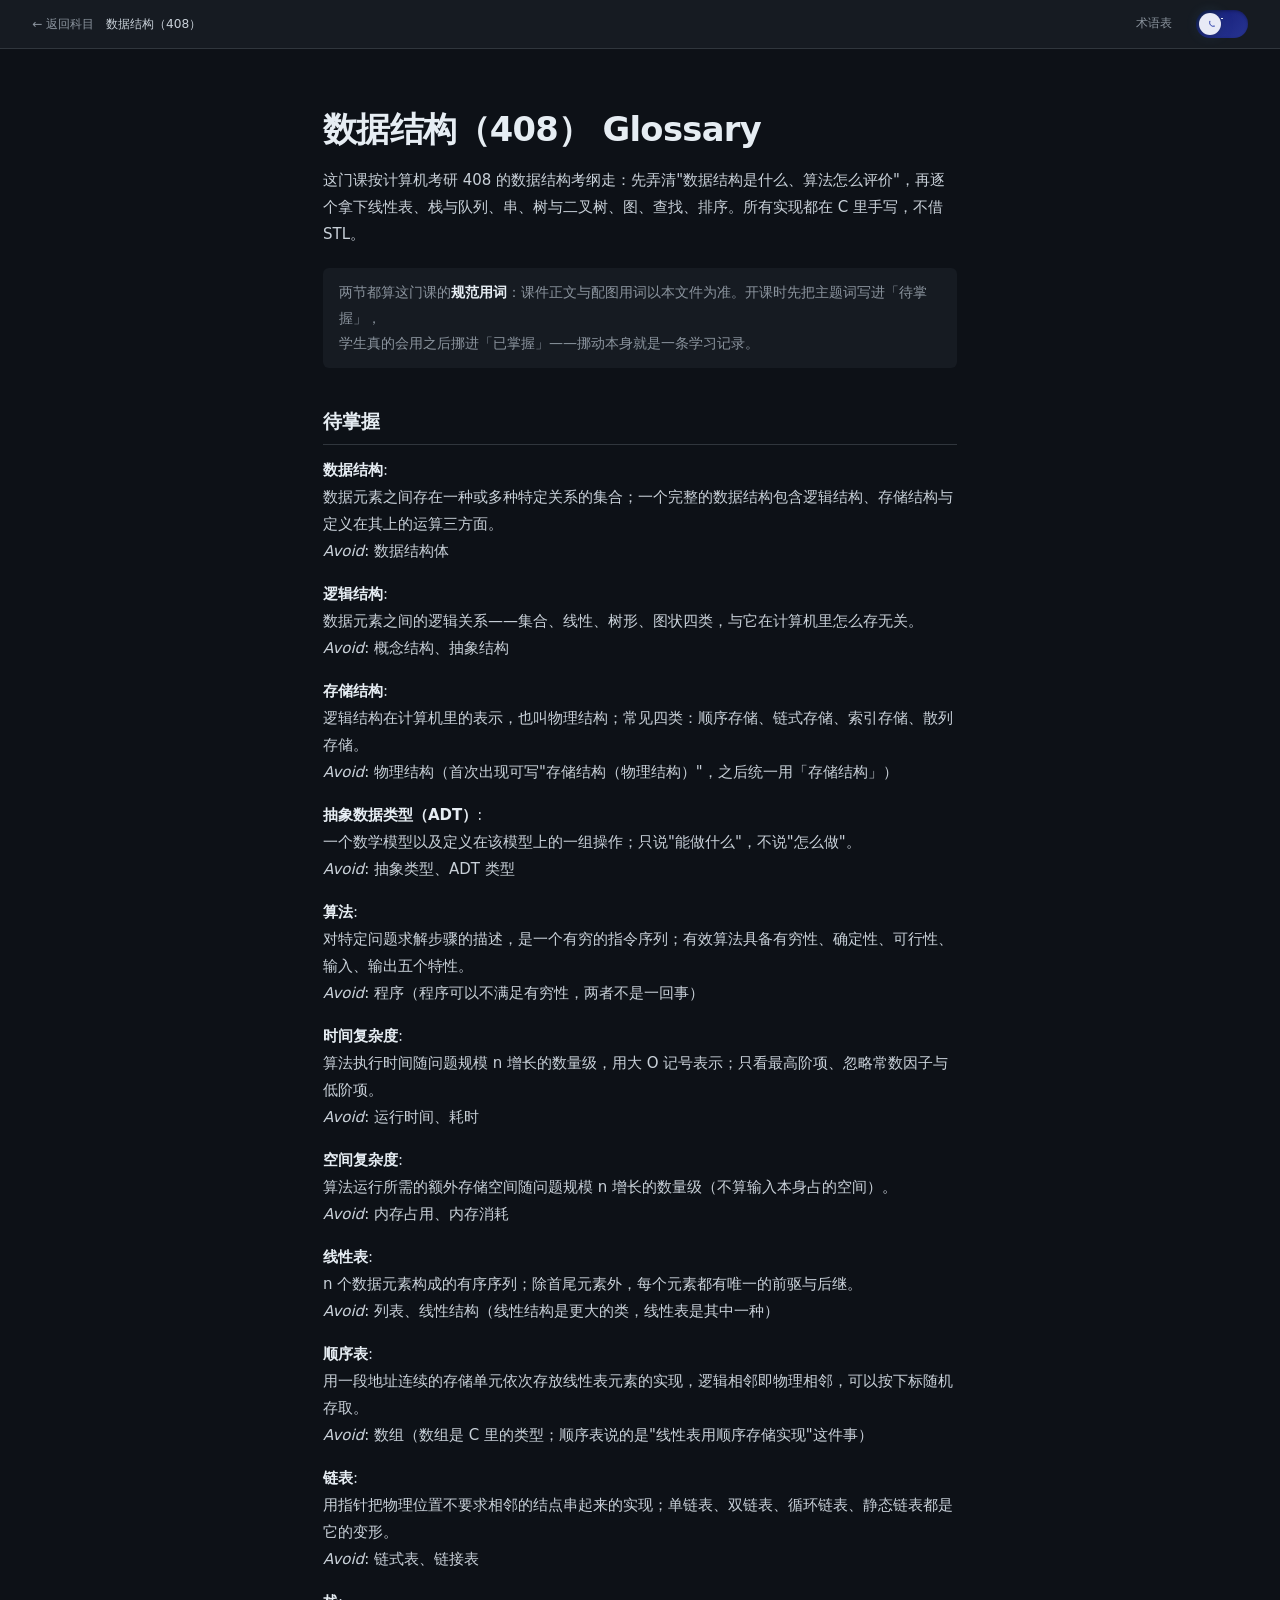
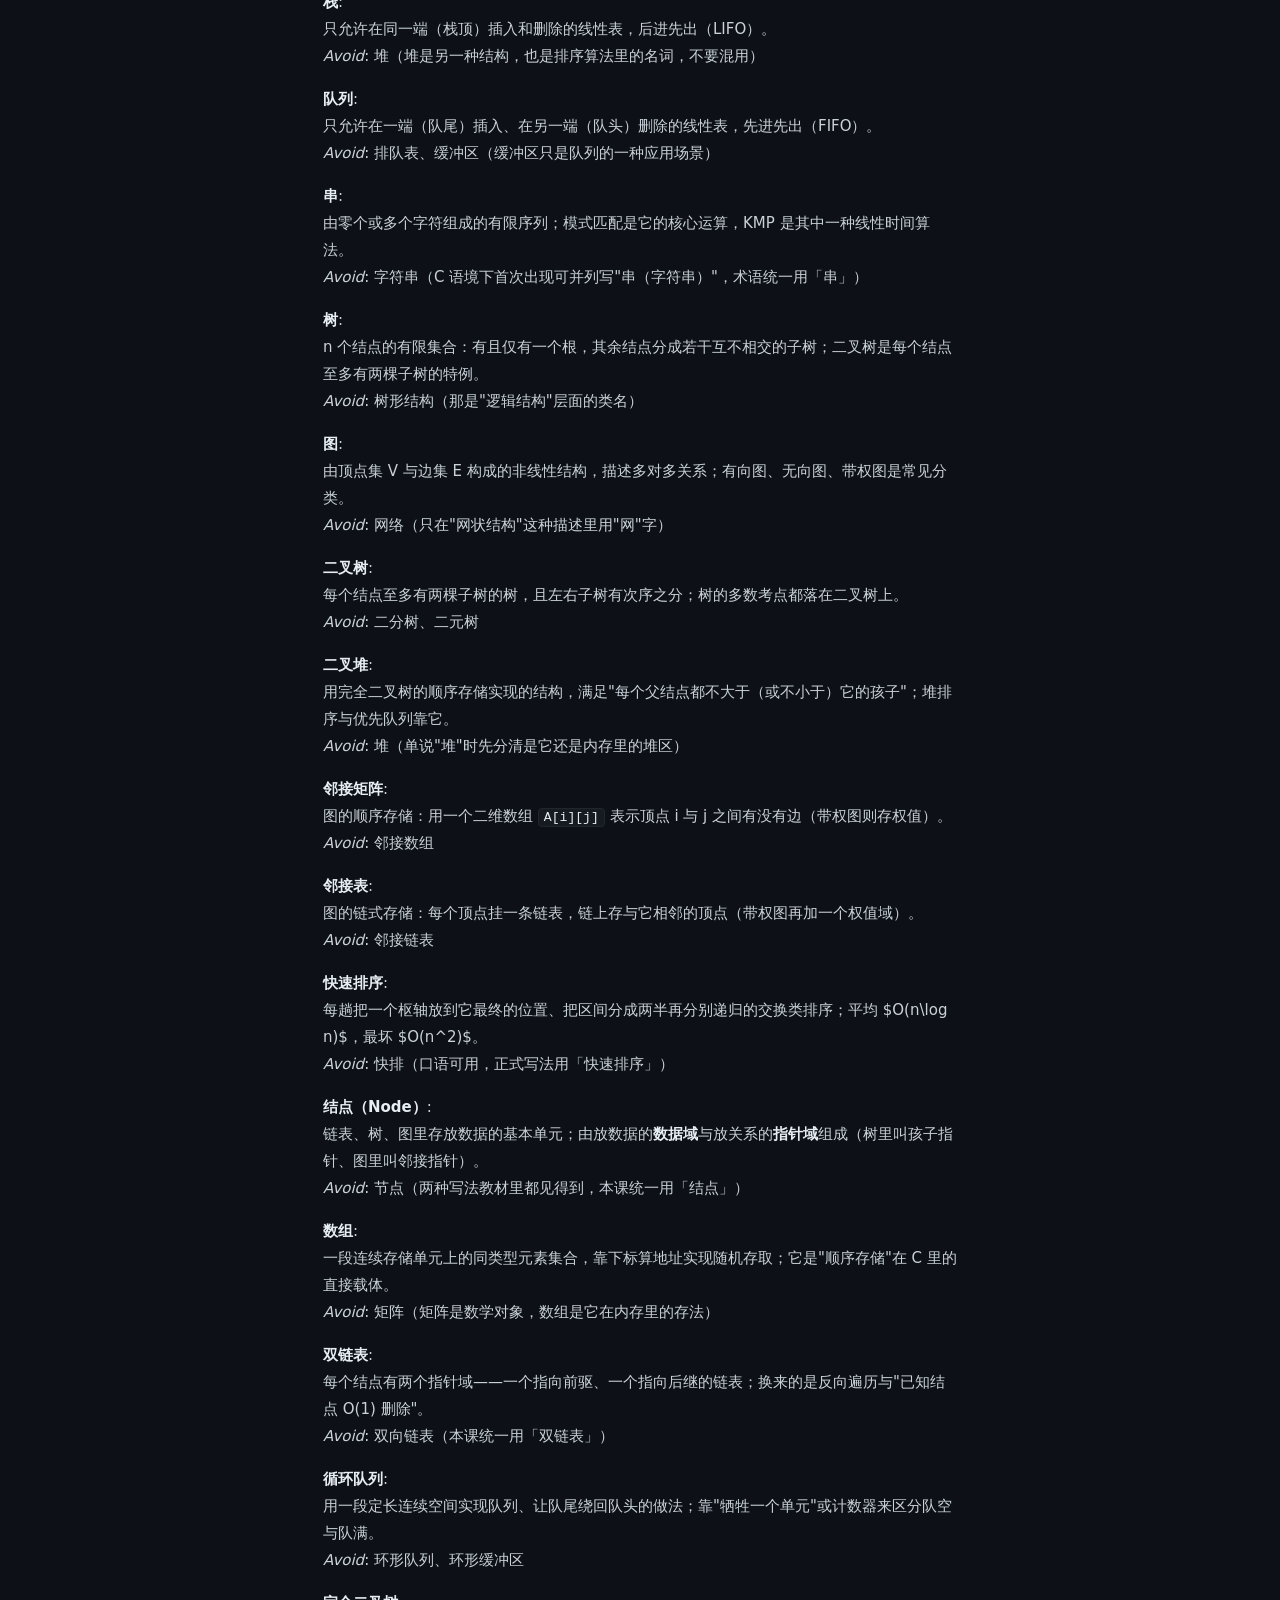
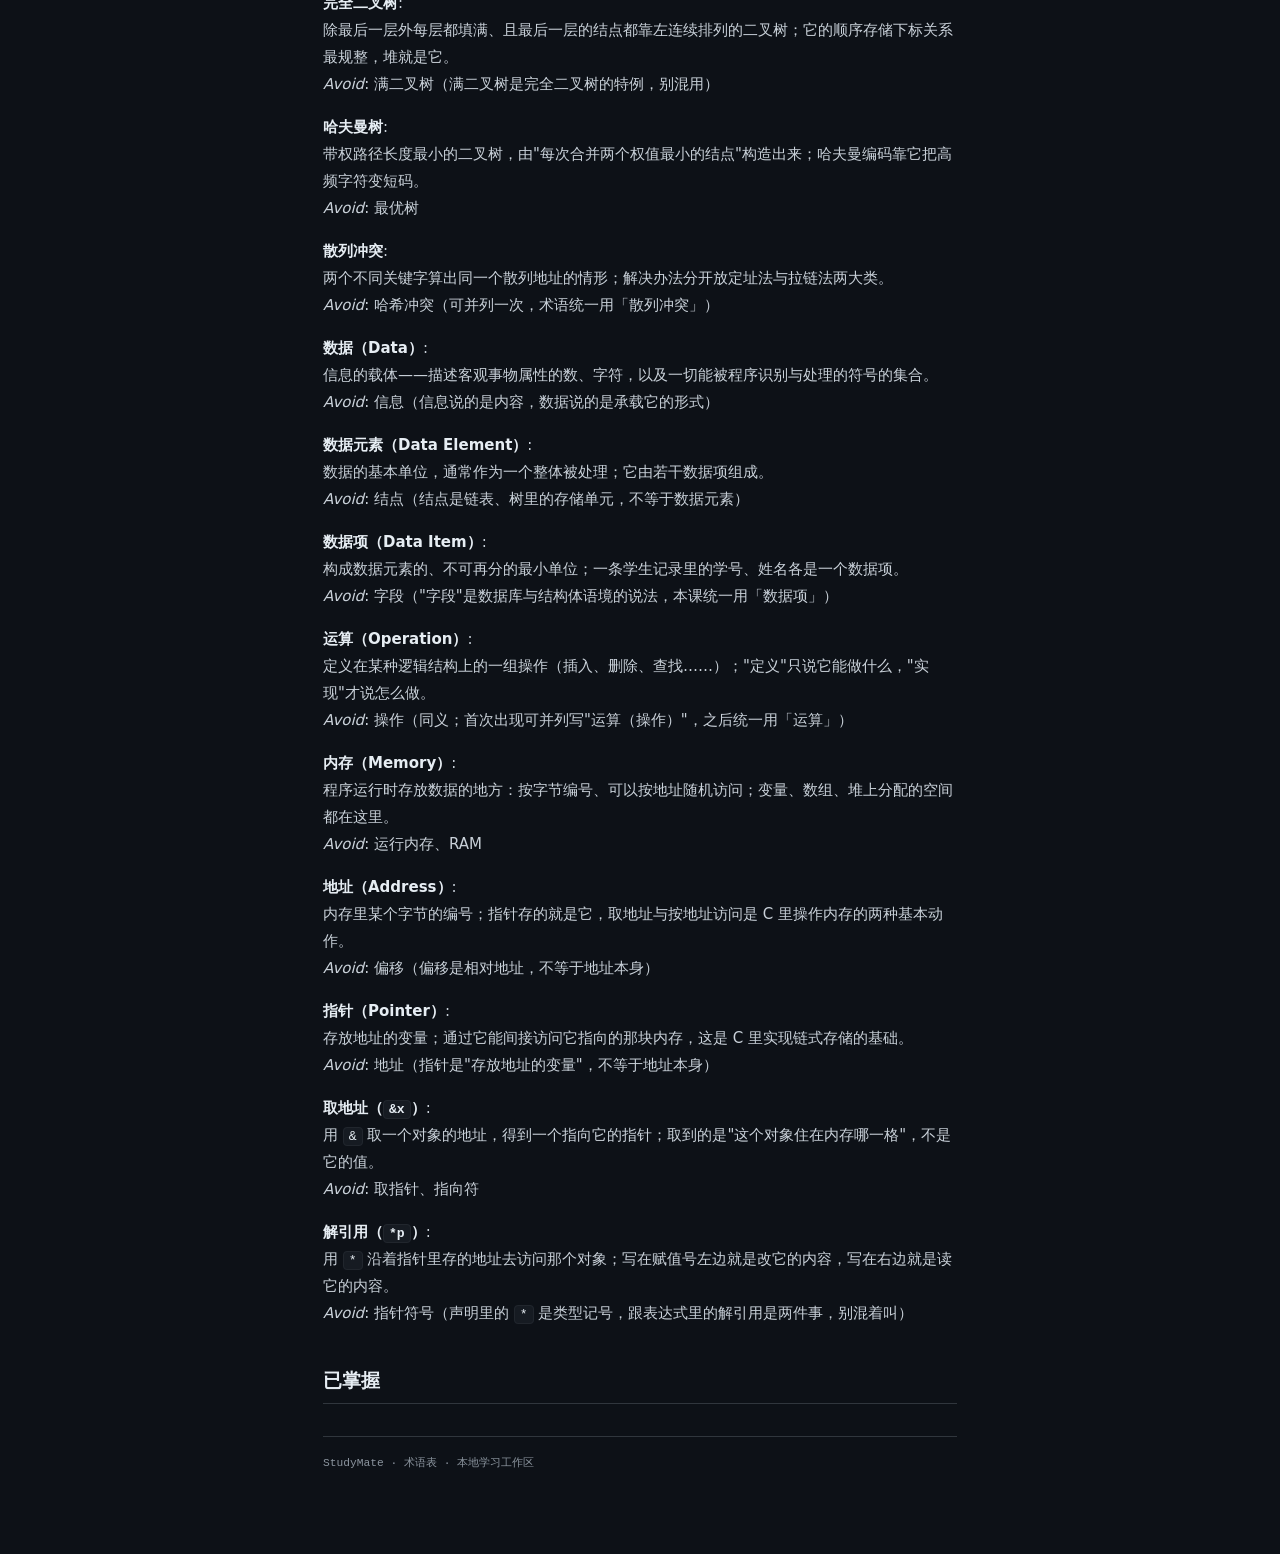
<file: .learning/subjects/data-structures/GLOSSARY.html>
<!DOCTYPE html>
<html lang="zh-CN" data-theme="dark">
<head>
<meta charset="UTF-8">
<meta name="viewport" content="width=device-width, initial-scale=1">
<title>术语表 · 数据结构（408）</title>
<link rel="stylesheet" href="../../assets/sayo/sayo.css">
<link rel="stylesheet" href="../../assets/learn-theme.css">
<link rel="stylesheet" href="assets/style.css">
<script src="../../assets/learn-theme.js"></script>
<script>LearnTheme.apply();</script>
<style>
.lesson h1 {
  margin: var(--syo-space-2, 8px) 0 var(--syo-space-4, 16px);
  font-size: clamp(1.6rem, 3.2vw, 2.25rem);
  font-weight: 700;
  line-height: 1.25;
  letter-spacing: -0.02em;
  color: var(--syo-fg-default);
}
</style>
</head>
<body class="lesson-body">
<nav class="lesson-bar">
  <a href="index.html">← 返回科目</a>
  <span>数据结构（408）</span>
  <span class="lesson-bar__no">术语表</span>
  <label class="syo-toggle syo-toggle--theme lesson-bar__toggle" title="切换深浅主题" aria-label="切换深浅主题">
    <input type="checkbox" id="attachment-theme-checkbox" checked>
    <span class="syo-toggle-track"></span>
    <span class="syo-toggle-knob">
      <svg class="syo-toggle-sun" viewBox="0 0 20 20" fill="none" aria-hidden="true"><circle cx="10" cy="10" r="3.5" stroke="#f57c00" stroke-width="1.5"/><path d="M10 2v2.5M10 15.5V18M2 10h2.5M15.5 10H18M4.34 4.34l1.77 1.77M13.89 13.89l1.77 1.77M4.34 15.66l1.77-1.77M13.89 6.11l1.77-1.77" stroke="#f57c00" stroke-width="1.2" stroke-linecap="round"/></svg>
      <svg class="syo-toggle-moon" viewBox="0 0 20 20" fill="none" aria-hidden="true"><path d="M16.5 12.5A6 6 0 019 4.5a6 6 0 007.5 8z" stroke="#5c6bc0" stroke-width="1.5" stroke-linejoin="round"/></svg>
    </span>
  </label>
</nav>

<article class="lesson">
<h1>数据结构（408） Glossary</h1>
<p>这门课按计算机考研 408 的数据结构考纲走：先弄清"数据结构是什么、算法怎么评价"，再逐个拿下线性表、栈与队列、串、树与二叉树、图、查找、排序。所有实现都在 C 里手写，不借 STL。</p>
<blockquote><p>两节都算这门课的<strong>规范用词</strong>：课件正文与配图用词以本文件为准。开课时先把主题词写进「待掌握」，<br>学生真的会用之后挪进「已掌握」——挪动本身就是一条学习记录。</p></blockquote>
<h2>待掌握</h2>
<p><strong>数据结构</strong>:<br>数据元素之间存在一种或多种特定关系的集合；一个完整的数据结构包含逻辑结构、存储结构与定义在其上的运算三方面。<br><em>Avoid</em>: 数据结构体</p>
<p><strong>逻辑结构</strong>:<br>数据元素之间的逻辑关系——集合、线性、树形、图状四类，与它在计算机里怎么存无关。<br><em>Avoid</em>: 概念结构、抽象结构</p>
<p><strong>存储结构</strong>:<br>逻辑结构在计算机里的表示，也叫物理结构；常见四类：顺序存储、链式存储、索引存储、散列存储。<br><em>Avoid</em>: 物理结构（首次出现可写"存储结构（物理结构）"，之后统一用「存储结构」）</p>
<p><strong>抽象数据类型（ADT）</strong>:<br>一个数学模型以及定义在该模型上的一组操作；只说"能做什么"，不说"怎么做"。<br><em>Avoid</em>: 抽象类型、ADT 类型</p>
<p><strong>算法</strong>:<br>对特定问题求解步骤的描述，是一个有穷的指令序列；有效算法具备有穷性、确定性、可行性、输入、输出五个特性。<br><em>Avoid</em>: 程序（程序可以不满足有穷性，两者不是一回事）</p>
<p><strong>时间复杂度</strong>:<br>算法执行时间随问题规模 n 增长的数量级，用大 O 记号表示；只看最高阶项、忽略常数因子与低阶项。<br><em>Avoid</em>: 运行时间、耗时</p>
<p><strong>空间复杂度</strong>:<br>算法运行所需的额外存储空间随问题规模 n 增长的数量级（不算输入本身占的空间）。<br><em>Avoid</em>: 内存占用、内存消耗</p>
<p><strong>线性表</strong>:<br>n 个数据元素构成的有序序列；除首尾元素外，每个元素都有唯一的前驱与后继。<br><em>Avoid</em>: 列表、线性结构（线性结构是更大的类，线性表是其中一种）</p>
<p><strong>顺序表</strong>:<br>用一段地址连续的存储单元依次存放线性表元素的实现，逻辑相邻即物理相邻，可以按下标随机存取。<br><em>Avoid</em>: 数组（数组是 C 里的类型；顺序表说的是"线性表用顺序存储实现"这件事）</p>
<p><strong>链表</strong>:<br>用指针把物理位置不要求相邻的结点串起来的实现；单链表、双链表、循环链表、静态链表都是它的变形。<br><em>Avoid</em>: 链式表、链接表</p>
<p><strong>栈</strong>:<br>只允许在同一端（栈顶）插入和删除的线性表，后进先出（LIFO）。<br><em>Avoid</em>: 堆（堆是另一种结构，也是排序算法里的名词，不要混用）</p>
<p><strong>队列</strong>:<br>只允许在一端（队尾）插入、在另一端（队头）删除的线性表，先进先出（FIFO）。<br><em>Avoid</em>: 排队表、缓冲区（缓冲区只是队列的一种应用场景）</p>
<p><strong>串</strong>:<br>由零个或多个字符组成的有限序列；模式匹配是它的核心运算，KMP 是其中一种线性时间算法。<br><em>Avoid</em>: 字符串（C 语境下首次出现可并列写"串（字符串）"，术语统一用「串」）</p>
<p><strong>树</strong>:<br>n 个结点的有限集合：有且仅有一个根，其余结点分成若干互不相交的子树；二叉树是每个结点至多有两棵子树的特例。<br><em>Avoid</em>: 树形结构（那是"逻辑结构"层面的类名）</p>
<p><strong>图</strong>:<br>由顶点集 V 与边集 E 构成的非线性结构，描述多对多关系；有向图、无向图、带权图是常见分类。<br><em>Avoid</em>: 网络（只在"网状结构"这种描述里用"网"字）</p>
<p><strong>二叉树</strong>:<br>每个结点至多有两棵子树的树，且左右子树有次序之分；树的多数考点都落在二叉树上。<br><em>Avoid</em>: 二分树、二元树</p>
<p><strong>二叉堆</strong>:<br>用完全二叉树的顺序存储实现的结构，满足"每个父结点都不大于（或不小于）它的孩子"；堆排序与优先队列靠它。<br><em>Avoid</em>: 堆（单说"堆"时先分清是它还是内存里的堆区）</p>
<p><strong>邻接矩阵</strong>:<br>图的顺序存储：用一个二维数组 <code>A[i][j]</code> 表示顶点 i 与 j 之间有没有边（带权图则存权值）。<br><em>Avoid</em>: 邻接数组</p>
<p><strong>邻接表</strong>:<br>图的链式存储：每个顶点挂一条链表，链上存与它相邻的顶点（带权图再加一个权值域）。<br><em>Avoid</em>: 邻接链表</p>
<p><strong>快速排序</strong>:<br>每趟把一个枢轴放到它最终的位置、把区间分成两半再分别递归的交换类排序；平均 $O(n\log n)$，最坏 $O(n^2)$。<br><em>Avoid</em>: 快排（口语可用，正式写法用「快速排序」）</p>
<p><strong>结点（Node）</strong>:<br>链表、树、图里存放数据的基本单元；由放数据的<strong>数据域</strong>与放关系的<strong>指针域</strong>组成（树里叫孩子指针、图里叫邻接指针）。<br><em>Avoid</em>: 节点（两种写法教材里都见得到，本课统一用「结点」）</p>
<p><strong>数组</strong>:<br>一段连续存储单元上的同类型元素集合，靠下标算地址实现随机存取；它是"顺序存储"在 C 里的直接载体。<br><em>Avoid</em>: 矩阵（矩阵是数学对象，数组是它在内存里的存法）</p>
<p><strong>双链表</strong>:<br>每个结点有两个指针域——一个指向前驱、一个指向后继的链表；换来的是反向遍历与"已知结点 O(1) 删除"。<br><em>Avoid</em>: 双向链表（本课统一用「双链表」）</p>
<p><strong>循环队列</strong>:<br>用一段定长连续空间实现队列、让队尾绕回队头的做法；靠"牺牲一个单元"或计数器来区分队空与队满。<br><em>Avoid</em>: 环形队列、环形缓冲区</p>
<p><strong>完全二叉树</strong>:<br>除最后一层外每层都填满、且最后一层的结点都靠左连续排列的二叉树；它的顺序存储下标关系最规整，堆就是它。<br><em>Avoid</em>: 满二叉树（满二叉树是完全二叉树的特例，别混用）</p>
<p><strong>哈夫曼树</strong>:<br>带权路径长度最小的二叉树，由"每次合并两个权值最小的结点"构造出来；哈夫曼编码靠它把高频字符变短码。<br><em>Avoid</em>: 最优树</p>
<p><strong>散列冲突</strong>:<br>两个不同关键字算出同一个散列地址的情形；解决办法分开放定址法与拉链法两大类。<br><em>Avoid</em>: 哈希冲突（可并列一次，术语统一用「散列冲突」）</p>
<p><strong>数据（Data）</strong>:<br>信息的载体——描述客观事物属性的数、字符，以及一切能被程序识别与处理的符号的集合。<br><em>Avoid</em>: 信息（信息说的是内容，数据说的是承载它的形式）</p>
<p><strong>数据元素（Data Element）</strong>:<br>数据的基本单位，通常作为一个整体被处理；它由若干数据项组成。<br><em>Avoid</em>: 结点（结点是链表、树里的存储单元，不等于数据元素）</p>
<p><strong>数据项（Data Item）</strong>:<br>构成数据元素的、不可再分的最小单位；一条学生记录里的学号、姓名各是一个数据项。<br><em>Avoid</em>: 字段（"字段"是数据库与结构体语境的说法，本课统一用「数据项」）</p>
<p><strong>运算（Operation）</strong>:<br>定义在某种逻辑结构上的一组操作（插入、删除、查找……）；"定义"只说它能做什么，"实现"才说怎么做。<br><em>Avoid</em>: 操作（同义；首次出现可并列写"运算（操作）"，之后统一用「运算」）</p>
<p><strong>内存（Memory）</strong>:<br>程序运行时存放数据的地方：按字节编号、可以按地址随机访问；变量、数组、堆上分配的空间都在这里。<br><em>Avoid</em>: 运行内存、RAM</p>
<p><strong>地址（Address）</strong>:<br>内存里某个字节的编号；指针存的就是它，取地址与按地址访问是 C 里操作内存的两种基本动作。<br><em>Avoid</em>: 偏移（偏移是相对地址，不等于地址本身）</p>
<p><strong>指针（Pointer）</strong>:<br>存放地址的变量；通过它能间接访问它指向的那块内存，这是 C 里实现链式存储的基础。<br><em>Avoid</em>: 地址（指针是"存放地址的变量"，不等于地址本身）</p>
<p><strong>取地址（<code>&amp;x</code>）</strong>:<br>用 <code>&amp;</code> 取一个对象的地址，得到一个指向它的指针；取到的是"这个对象住在内存哪一格"，不是它的值。<br><em>Avoid</em>: 取指针、指向符</p>
<p><strong>解引用（<code>*p</code>）</strong>:<br>用 <code>*</code> 沿着指针里存的地址去访问那个对象；写在赋值号左边就是改它的内容，写在右边就是读它的内容。<br><em>Avoid</em>: 指针符号（声明里的 <code>*</code> 是类型记号，跟表达式里的解引用是两件事，别混着叫）</p>
<h2>已掌握</h2>
  <footer class="lesson-footer">
    StudyMate · 术语表 · 本地学习工作区
  </footer>
</article>

<script src="../../assets/sayo/sayo.js"></script>
<script>LearnTheme.wire(document.getElementById('attachment-theme-checkbox'));</script>
</body>
</html>
</file>
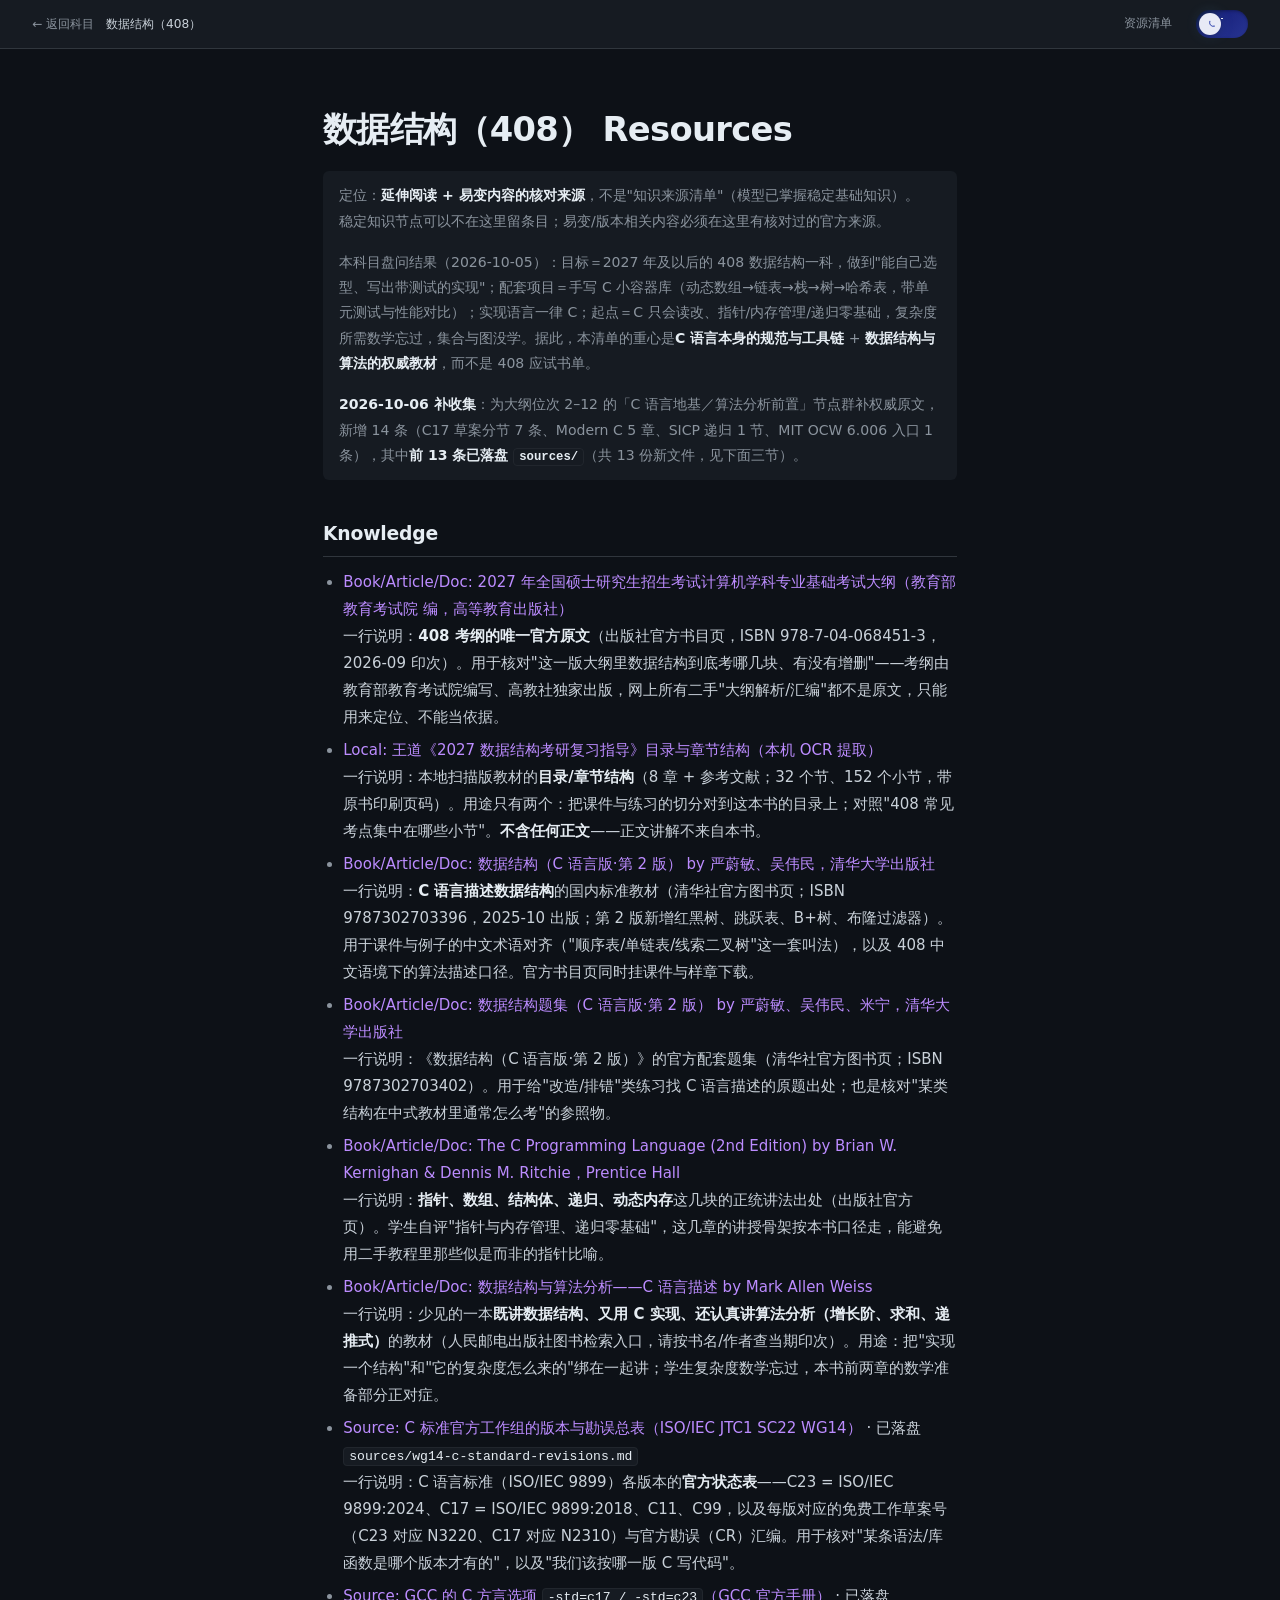
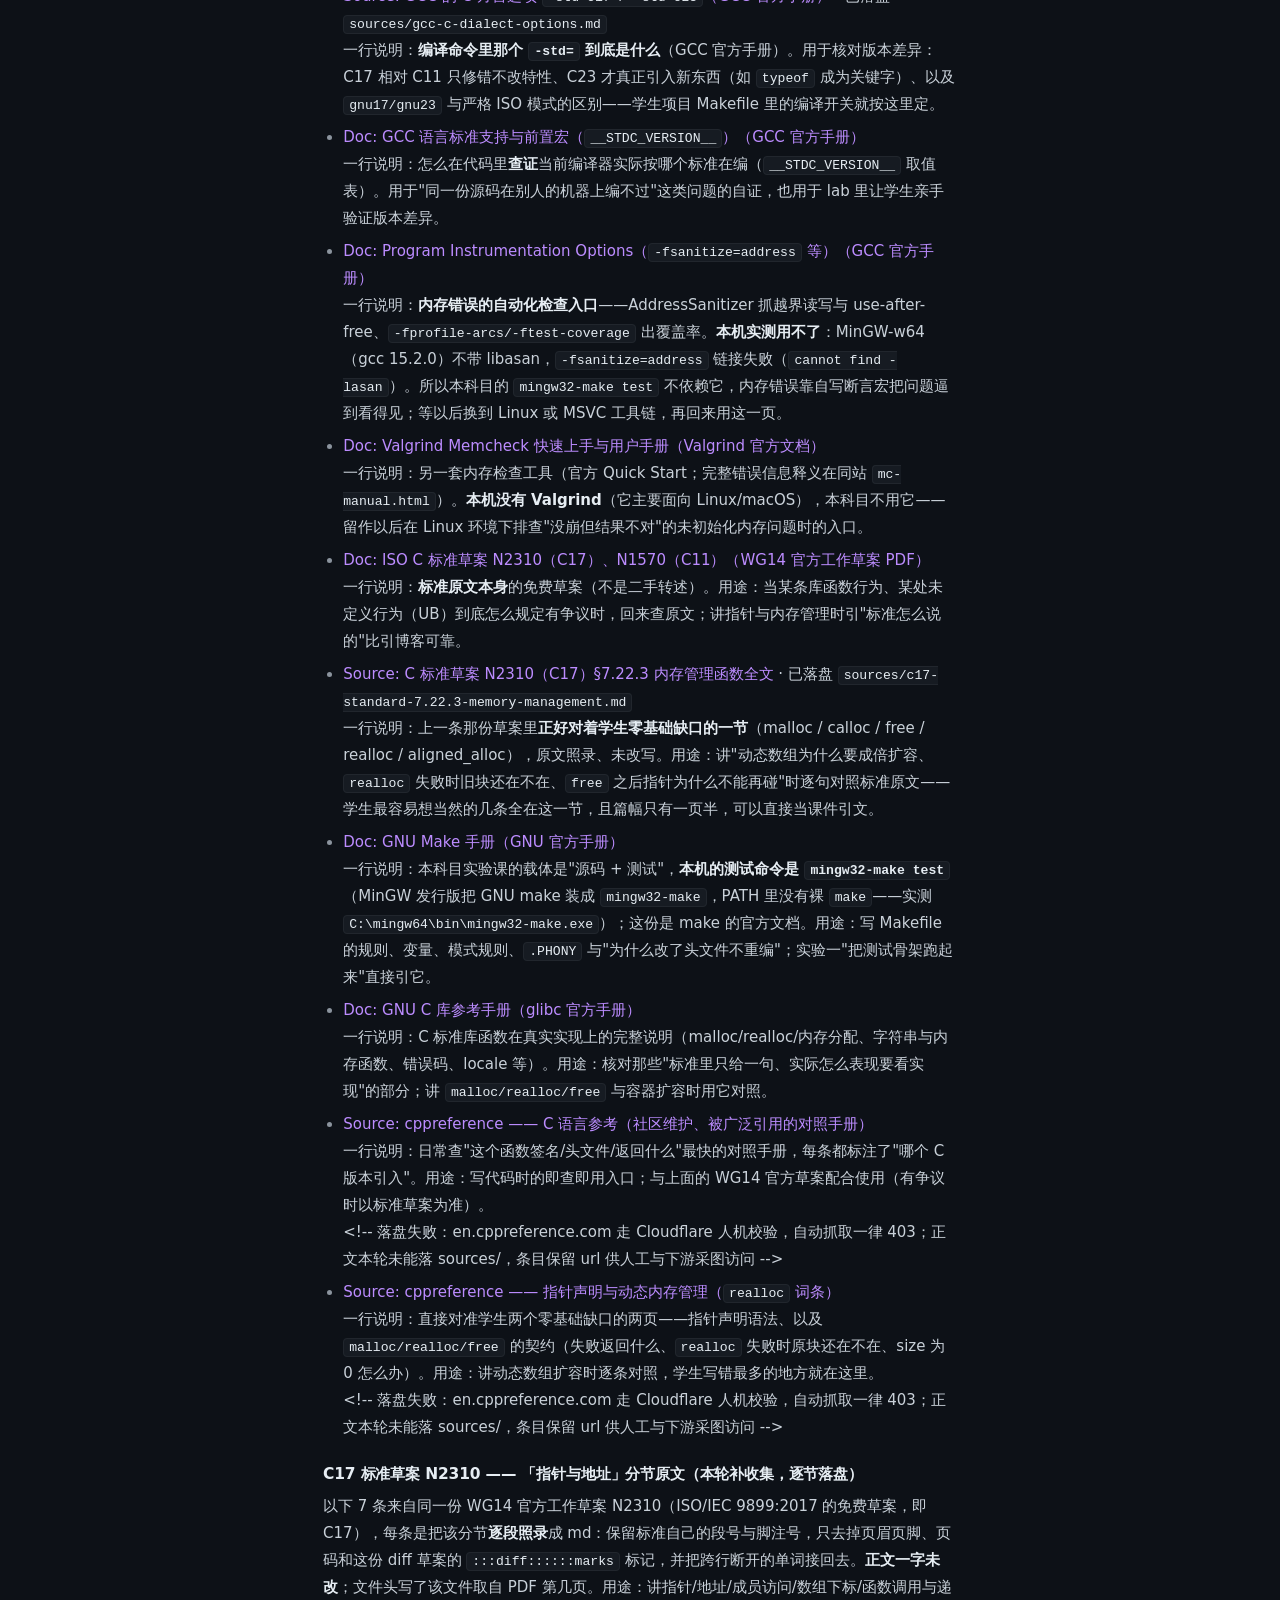
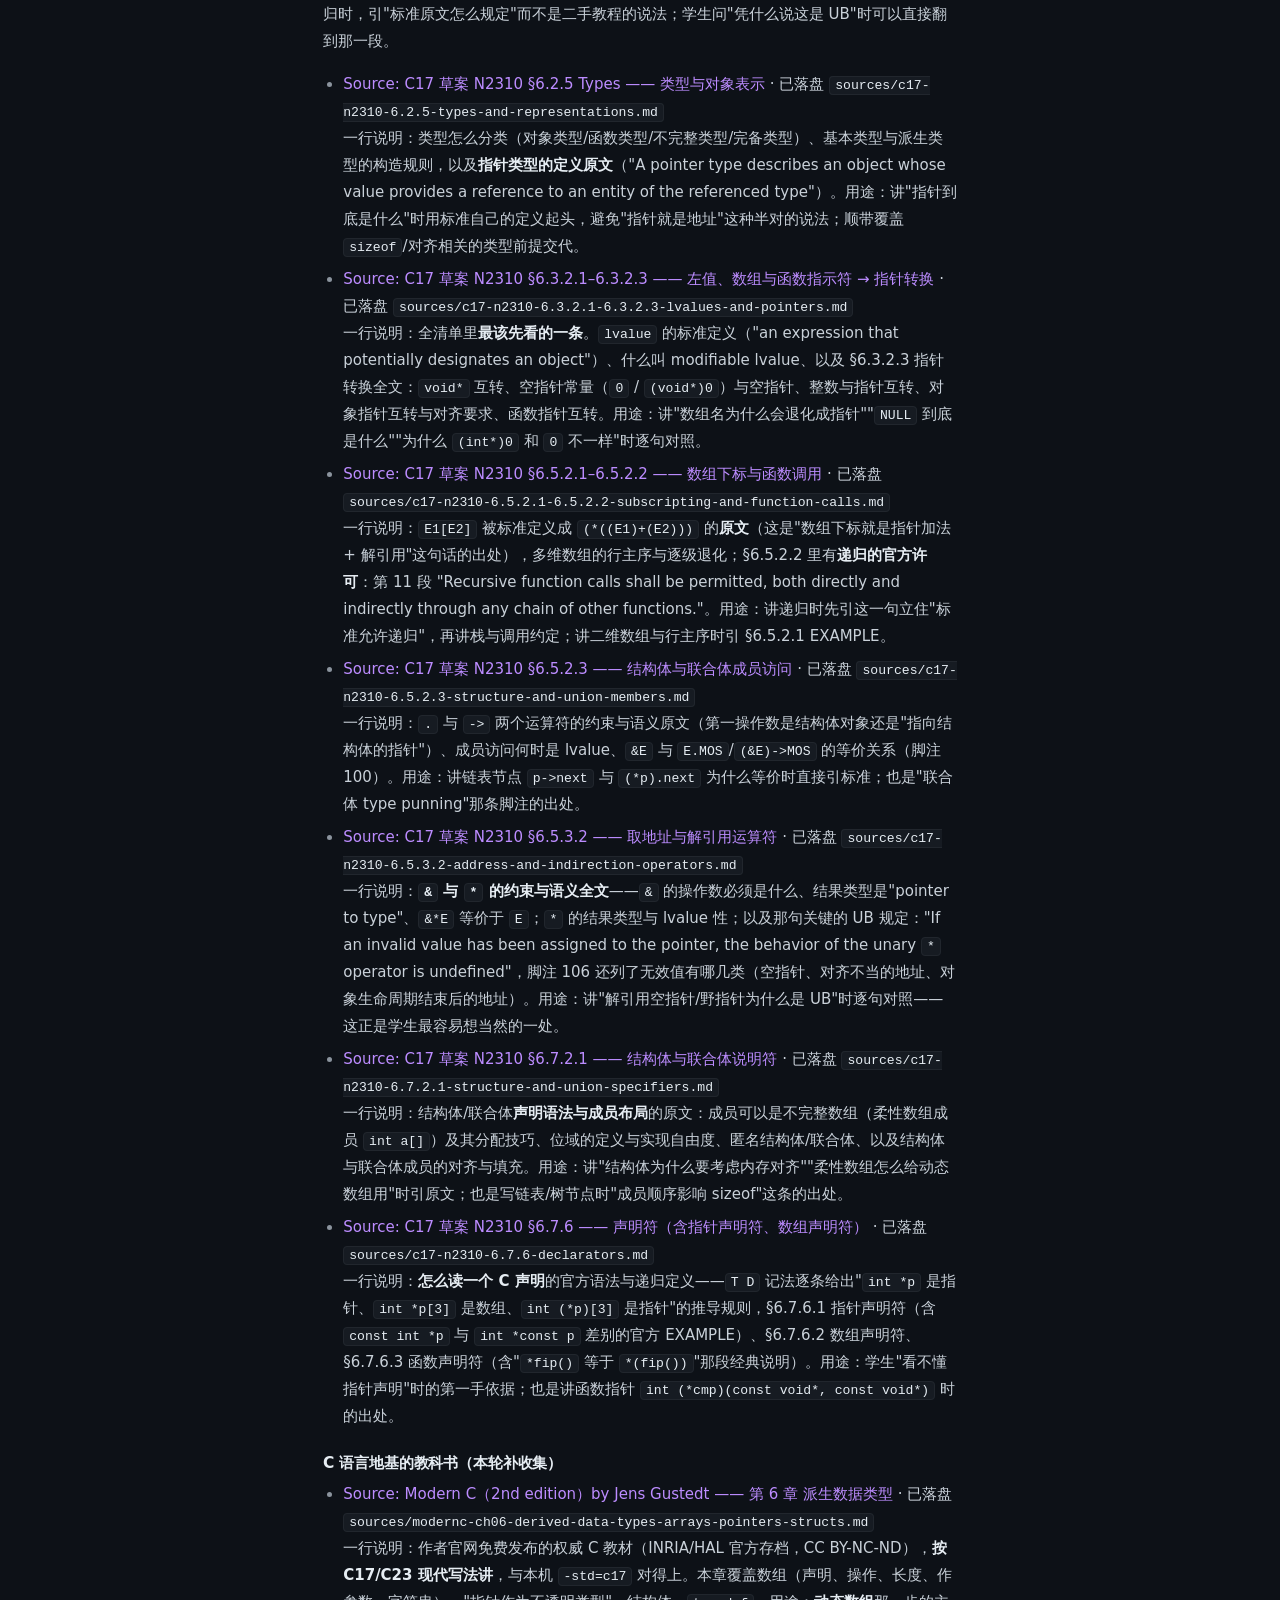
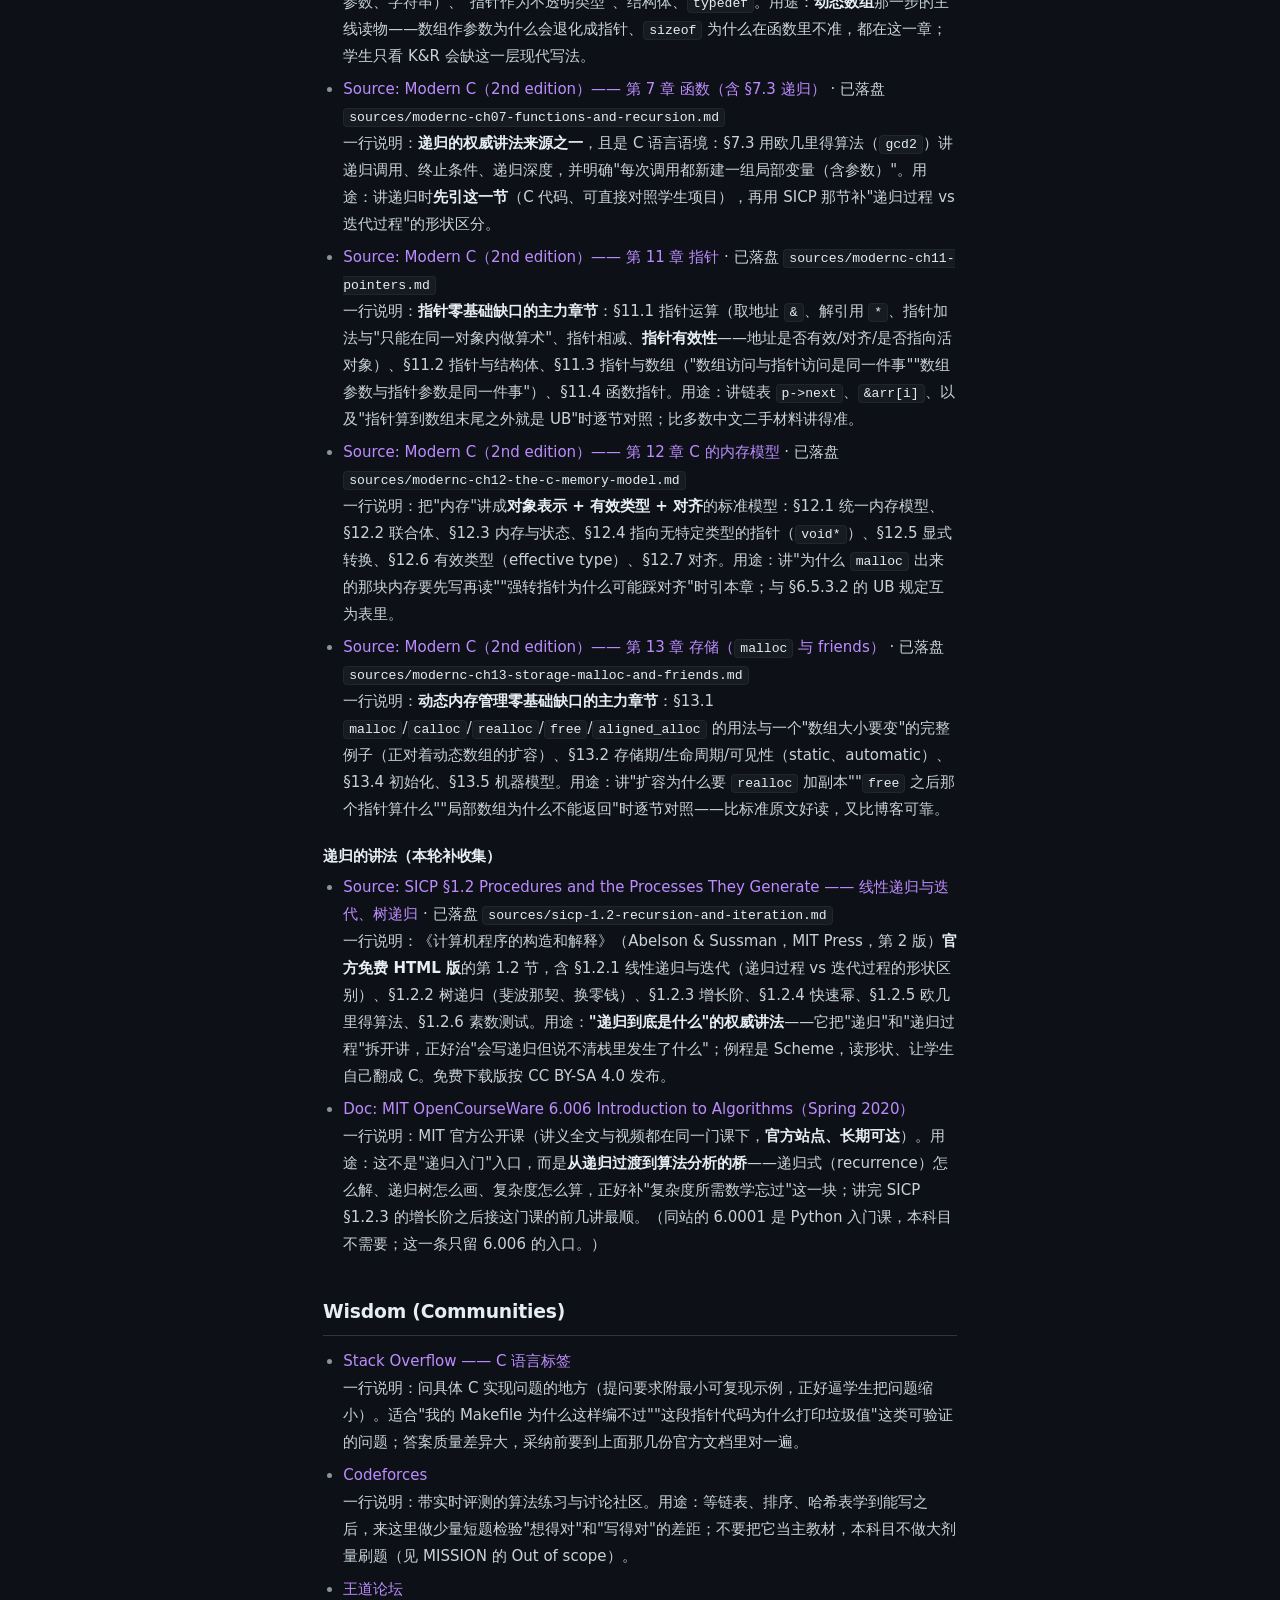
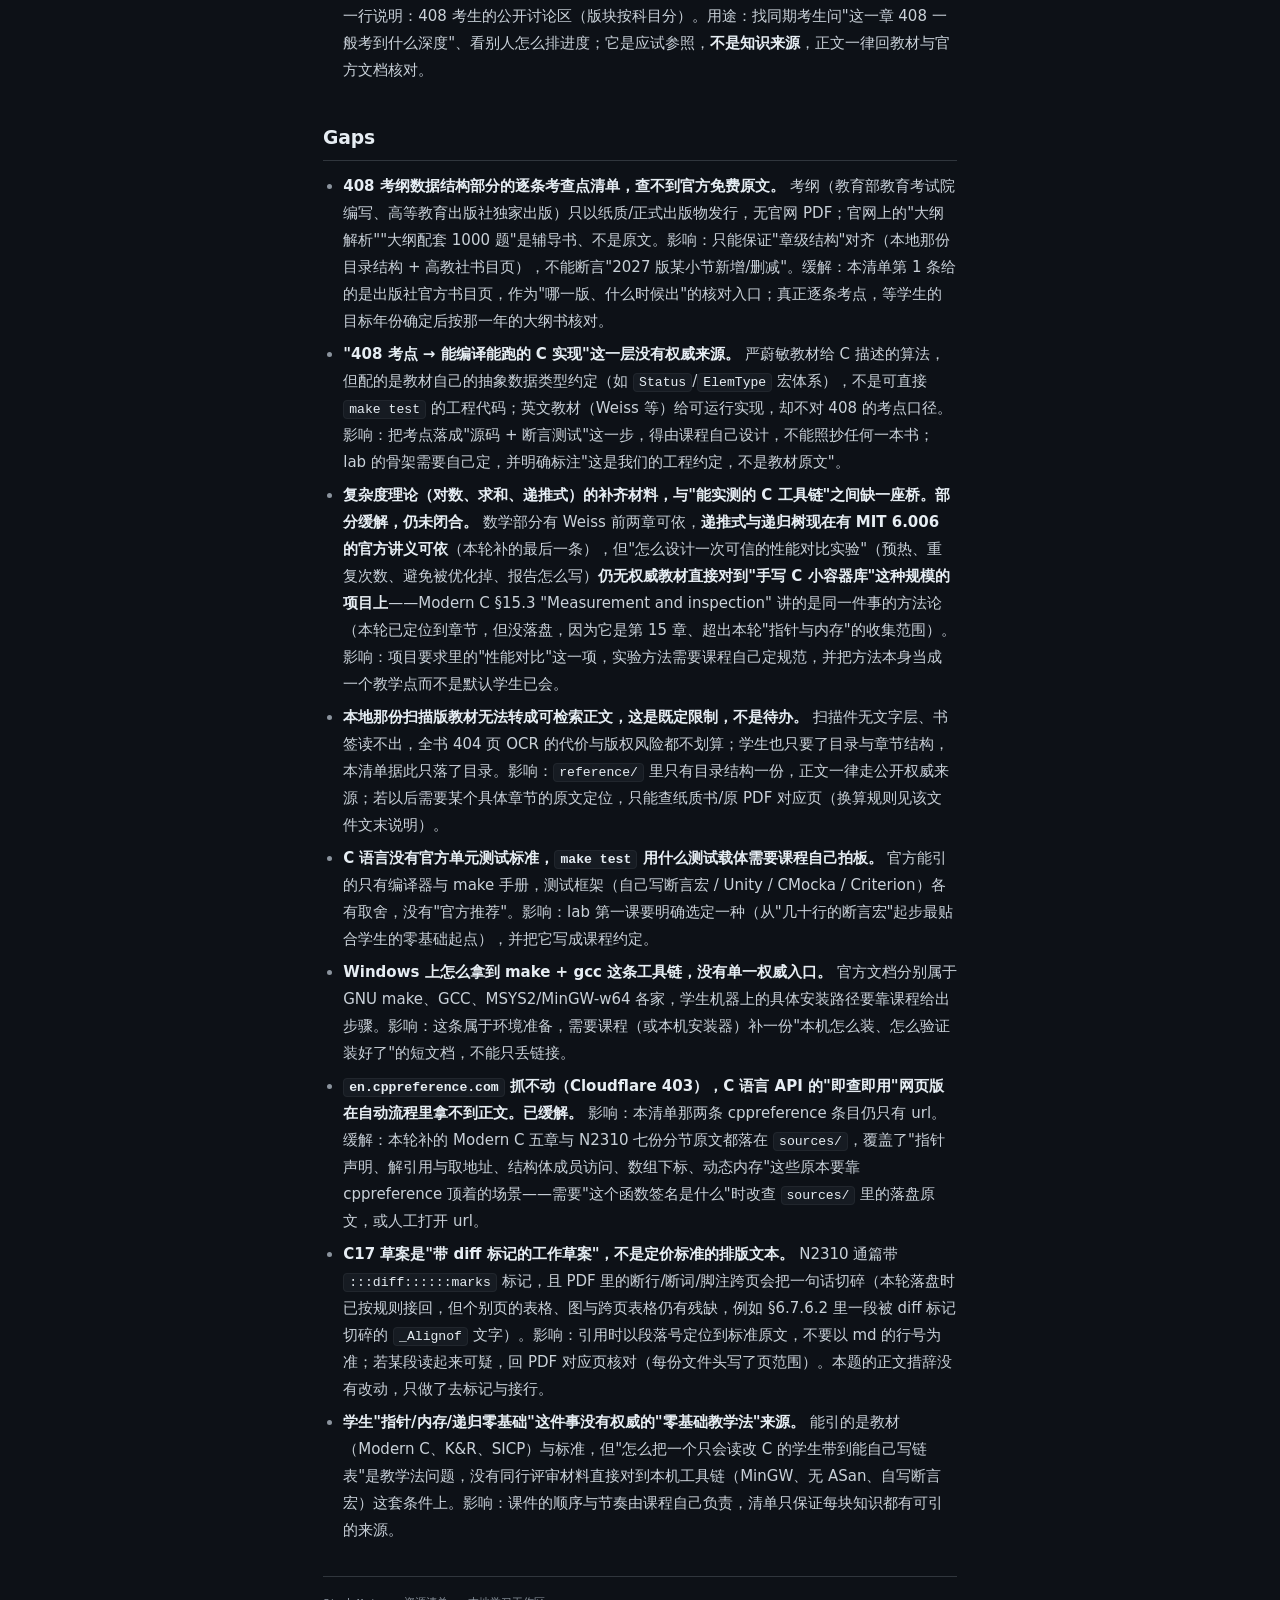
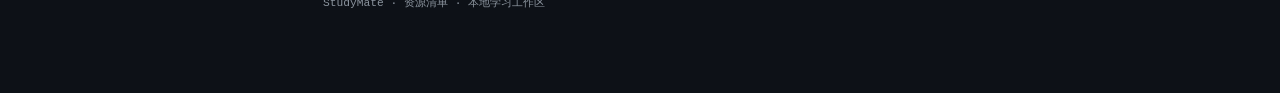
<file: .learning/subjects/data-structures/RESOURCES.html>
<!DOCTYPE html>
<html lang="zh-CN" data-theme="dark">
<head>
<meta charset="UTF-8">
<meta name="viewport" content="width=device-width, initial-scale=1">
<title>资源清单 · 数据结构（408）</title>
<link rel="stylesheet" href="../../assets/sayo/sayo.css">
<link rel="stylesheet" href="../../assets/learn-theme.css">
<link rel="stylesheet" href="assets/style.css">
<script src="../../assets/learn-theme.js"></script>
<script>LearnTheme.apply();</script>
<style>
.lesson h1 {
  margin: var(--syo-space-2, 8px) 0 var(--syo-space-4, 16px);
  font-size: clamp(1.6rem, 3.2vw, 2.25rem);
  font-weight: 700;
  line-height: 1.25;
  letter-spacing: -0.02em;
  color: var(--syo-fg-default);
}
</style>
</head>
<body class="lesson-body">
<nav class="lesson-bar">
  <a href="index.html">← 返回科目</a>
  <span>数据结构（408）</span>
  <span class="lesson-bar__no">资源清单</span>
  <label class="syo-toggle syo-toggle--theme lesson-bar__toggle" title="切换深浅主题" aria-label="切换深浅主题">
    <input type="checkbox" id="attachment-theme-checkbox" checked>
    <span class="syo-toggle-track"></span>
    <span class="syo-toggle-knob">
      <svg class="syo-toggle-sun" viewBox="0 0 20 20" fill="none" aria-hidden="true"><circle cx="10" cy="10" r="3.5" stroke="#f57c00" stroke-width="1.5"/><path d="M10 2v2.5M10 15.5V18M2 10h2.5M15.5 10H18M4.34 4.34l1.77 1.77M13.89 13.89l1.77 1.77M4.34 15.66l1.77-1.77M13.89 6.11l1.77-1.77" stroke="#f57c00" stroke-width="1.2" stroke-linecap="round"/></svg>
      <svg class="syo-toggle-moon" viewBox="0 0 20 20" fill="none" aria-hidden="true"><path d="M16.5 12.5A6 6 0 019 4.5a6 6 0 007.5 8z" stroke="#5c6bc0" stroke-width="1.5" stroke-linejoin="round"/></svg>
    </span>
  </label>
</nav>

<article class="lesson">
<h1>数据结构（408） Resources</h1>
<blockquote><p>定位：<strong>延伸阅读 + 易变内容的核对来源</strong>，不是"知识来源清单"（模型已掌握稳定基础知识）。<br>稳定知识节点可以不在这里留条目；易变/版本相关内容必须在这里有核对过的官方来源。</p><p>本科目盘问结果（2026-10-05）：目标＝2027 年及以后的 408 数据结构一科，做到"能自己选型、写出带测试的实现"；配套项目＝手写 C 小容器库（动态数组→链表→栈→树→哈希表，带单元测试与性能对比）；实现语言一律 C；起点＝C 只会读改、指针/内存管理/递归零基础，复杂度所需数学忘过，集合与图没学。据此，本清单的重心是<strong>C 语言本身的规范与工具链</strong> + <strong>数据结构与算法的权威教材</strong>，而不是 408 应试书单。</p><p><strong>2026-10-06 补收集</strong>：为大纲位次 2–12 的「C 语言地基／算法分析前置」节点群补权威原文，新增 14 条（C17 草案分节 7 条、Modern C 5 章、SICP 递归 1 节、MIT OCW 6.006 入口 1 条），其中<strong>前 13 条已落盘 <code>sources/</code></strong>（共 13 份新文件，见下面三节）。</p></blockquote>
<h2>Knowledge</h2>
<ul>
<li><a href="https://xuanshu.hep.com.cn/front/book/findBookDetails?bookId=6aa97a0be119ac9729dd09ea" target="_blank" rel="noopener">Book/Article/Doc: 2027 年全国硕士研究生招生考试计算机学科专业基础考试大纲（教育部教育考试院 编，高等教育出版社）</a><br>一行说明：<strong>408 考纲的唯一官方原文</strong>（出版社官方书目页，ISBN 978-7-04-068451-3，2026-09 印次）。用于核对"这一版大纲里数据结构到底考哪几块、有没有增删"——考纲由教育部教育考试院编写、高教社独家出版，网上所有二手"大纲解析/汇编"都不是原文，只能用来定位、不能当依据。</li>
<li><a href="reference/王道2027数据结构-目录结构.md">Local: 王道《2027 数据结构考研复习指导》目录与章节结构（本机 OCR 提取）</a><br>一行说明：本地扫描版教材的<strong>目录/章节结构</strong>（8 章 + 参考文献；32 个节、152 个小节，带原书印刷页码）。用途只有两个：把课件与练习的切分对到这本书的目录上；对照"408 常见考点集中在哪些小节"。<strong>不含任何正文</strong>——正文讲解不来自本书。</li>
<li><a href="https://www.tup.tsinghua.edu.cn/bookscenter/book_10848801.html" target="_blank" rel="noopener">Book/Article/Doc: 数据结构（C 语言版·第 2 版） by 严蔚敏、吴伟民，清华大学出版社</a><br>一行说明：<strong>C 语言描述数据结构</strong>的国内标准教材（清华社官方图书页；ISBN 9787302703396，2025-10 出版；第 2 版新增红黑树、跳跃表、B+树、布隆过滤器）。用于课件与例子的中文术语对齐（"顺序表/单链表/线索二叉树"这一套叫法），以及 408 中文语境下的算法描述口径。官方书目页同时挂课件与样章下载。</li>
<li><a href="https://www.tup.tsinghua.edu.cn/bookscenter/book_10848901.html" target="_blank" rel="noopener">Book/Article/Doc: 数据结构题集（C 语言版·第 2 版） by 严蔚敏、吴伟民、米宁，清华大学出版社</a><br>一行说明：《数据结构（C 语言版·第 2 版）》的官方配套题集（清华社官方图书页；ISBN 9787302703402）。用于给"改造/排错"类练习找 C 语言描述的原题出处；也是核对"某类结构在中式教材里通常怎么考"的参照物。</li>
<li><a href="https://www.informit.com/store/c-programming-language-9780131103627" target="_blank" rel="noopener">Book/Article/Doc: The C Programming Language (2nd Edition) by Brian W. Kernighan &amp; Dennis M. Ritchie，Prentice Hall</a><br>一行说明：<strong>指针、数组、结构体、递归、动态内存</strong>这几块的正统讲法出处（出版社官方页）。学生自评"指针与内存管理、递归零基础"，这几章的讲授骨架按本书口径走，能避免用二手教程里那些似是而非的指针比喻。</li>
<li><a href="https://www.ptpress.com.cn/" target="_blank" rel="noopener">Book/Article/Doc: 数据结构与算法分析——C 语言描述 by Mark Allen Weiss</a><br>一行说明：少见的一本<strong>既讲数据结构、又用 C 实现、还认真讲算法分析（增长阶、求和、递推式）</strong>的教材（人民邮电出版社图书检索入口，请按书名/作者查当期印次）。用途：把"实现一个结构"和"它的复杂度怎么来的"绑在一起讲；学生复杂度数学忘过，本书前两章的数学准备部分正对症。</li>
<li><a href="https://www.open-std.org/jtc1/sc22/wg14/www/projects" target="_blank" rel="noopener">Source: C 标准官方工作组的版本与勘误总表（ISO/IEC JTC1 SC22 WG14）</a> · 已落盘 <code>sources/wg14-c-standard-revisions.md</code><br>一行说明：C 语言标准（ISO/IEC 9899）各版本的<strong>官方状态表</strong>——C23 = ISO/IEC 9899:2024、C17 = ISO/IEC 9899:2018、C11、C99，以及每版对应的免费工作草案号（C23 对应 N3220、C17 对应 N2310）与官方勘误（CR）汇编。用于核对"某条语法/库函数是哪个版本才有的"，以及"我们该按哪一版 C 写代码"。</li>
<li><a href="https://gcc.gnu.org/onlinedocs/gcc/C-Dialect-Options.html" target="_blank" rel="noopener">Source: GCC 的 C 方言选项 <code>-std=c17 / -std=c23</code>（GCC 官方手册）</a> · 已落盘 <code>sources/gcc-c-dialect-options.md</code><br>一行说明：<strong>编译命令里那个 <code>-std=</code> 到底是什么</strong>（GCC 官方手册）。用于核对版本差异：C17 相对 C11 只修错不改特性、C23 才真正引入新东西（如 <code>typeof</code> 成为关键字）、以及 <code>gnu17/gnu23</code> 与严格 ISO 模式的区别——学生项目 Makefile 里的编译开关就按这里定。</li>
<li><a href="https://gcc.gnu.org/onlinedocs/gcc/Standards.html" target="_blank" rel="noopener">Doc: GCC 语言标准支持与前置宏（<code>__STDC_VERSION__</code>）（GCC 官方手册）</a><br>一行说明：怎么在代码里<strong>查证</strong>当前编译器实际按哪个标准在编（<code>__STDC_VERSION__</code> 取值表）。用于"同一份源码在别人的机器上编不过"这类问题的自证，也用于 lab 里让学生亲手验证版本差异。</li>
<li><a href="https://gcc.gnu.org/onlinedocs/gcc/Instrumentation-Options.html" target="_blank" rel="noopener">Doc: Program Instrumentation Options（<code>-fsanitize=address</code> 等）（GCC 官方手册）</a><br>一行说明：<strong>内存错误的自动化检查入口</strong>——AddressSanitizer 抓越界读写与 use-after-free、<code>-fprofile-arcs/-ftest-coverage</code> 出覆盖率。<strong>本机实测用不了</strong>：MinGW-w64（gcc 15.2.0）不带 libasan，<code>-fsanitize=address</code> 链接失败（<code>cannot find -lasan</code>）。所以本科目的 <code>mingw32-make test</code> 不依赖它，内存错误靠自写断言宏把问题逼到看得见；等以后换到 Linux 或 MSVC 工具链，再回来用这一页。</li>
<li><a href="https://valgrind.org/docs/manual/quick-start.html" target="_blank" rel="noopener">Doc: Valgrind Memcheck 快速上手与用户手册（Valgrind 官方文档）</a><br>一行说明：另一套内存检查工具（官方 Quick Start；完整错误信息释义在同站 <code>mc-manual.html</code>）。<strong>本机没有 Valgrind</strong>（它主要面向 Linux/macOS），本科目不用它——留作以后在 Linux 环境下排查"没崩但结果不对"的未初始化内存问题时的入口。</li>
<li><a href="https://www.open-std.org/jtc1/sc22/wg14/www/docs/n2310.pdf" target="_blank" rel="noopener">Doc: ISO C 标准草案 N2310（C17）、N1570（C11）（WG14 官方工作草案 PDF）</a><br>一行说明：<strong>标准原文本身</strong>的免费草案（不是二手转述）。用途：当某条库函数行为、某处未定义行为（UB）到底怎么规定有争议时，回来查原文；讲指针与内存管理时引"标准怎么说的"比引博客可靠。</li>
<li><a href="https://www.open-std.org/jtc1/sc22/wg14/www/docs/n2310.pdf" target="_blank" rel="noopener">Source: C 标准草案 N2310（C17）§7.22.3 内存管理函数全文</a> · 已落盘 <code>sources/c17-standard-7.22.3-memory-management.md</code><br>一行说明：上一条那份草案里<strong>正好对着学生零基础缺口的一节</strong>（malloc / calloc / free / realloc / aligned_alloc），原文照录、未改写。用途：讲"动态数组为什么要成倍扩容、<code>realloc</code> 失败时旧块还在不在、<code>free</code> 之后指针为什么不能再碰"时逐句对照标准原文——学生最容易想当然的几条全在这一节，且篇幅只有一页半，可以直接当课件引文。</li>
<li><a href="https://www.gnu.org/software/make/manual/html_node/index.html" target="_blank" rel="noopener">Doc: GNU Make 手册（GNU 官方手册）</a><br>一行说明：本科目实验课的载体是"源码 + 测试"，<strong>本机的测试命令是 <code>mingw32-make test</code></strong>（MinGW 发行版把 GNU make 装成 <code>mingw32-make</code>，PATH 里没有裸 <code>make</code>——实测 <code>C:\mingw64\bin\mingw32-make.exe</code>）；这份是 make 的官方文档。用途：写 Makefile 的规则、变量、模式规则、<code>.PHONY</code> 与"为什么改了头文件不重编"；实验一"把测试骨架跑起来"直接引它。</li>
<li><a href="https://www.gnu.org/software/libc/manual/" target="_blank" rel="noopener">Doc: GNU C 库参考手册（glibc 官方手册）</a><br>一行说明：C 标准库函数在真实实现上的完整说明（malloc/realloc/内存分配、字符串与内存函数、错误码、locale 等）。用途：核对那些"标准里只给一句、实际怎么表现要看实现"的部分；讲 <code>malloc/realloc/free</code> 与容器扩容时用它对照。</li>
<li><a href="https://en.cppreference.com/w/c" target="_blank" rel="noopener">Source: cppreference —— C 语言参考（社区维护、被广泛引用的对照手册）</a><br>一行说明：日常查"这个函数签名/头文件/返回什么"最快的对照手册，每条都标注了"哪个 C 版本引入"。用途：写代码时的即查即用入口；与上面的 WG14 官方草案配合使用（有争议时以标准草案为准）。<br>&lt;!-- 落盘失败：en.cppreference.com 走 Cloudflare 人机校验，自动抓取一律 403；正文本轮未能落 sources/，条目保留 url 供人工与下游采图访问 --&gt;</li>
<li><a href="https://en.cppreference.com/w/c/memory/realloc" target="_blank" rel="noopener">Source: cppreference —— 指针声明与动态内存管理（<code>realloc</code> 词条）</a><br>一行说明：直接对准学生两个零基础缺口的两页——指针声明语法、以及 <code>malloc/realloc/free</code> 的契约（失败返回什么、<code>realloc</code> 失败时原块还在不在、size 为 0 怎么办）。用途：讲动态数组扩容时逐条对照，学生写错最多的地方就在这里。<br>&lt;!-- 落盘失败：en.cppreference.com 走 Cloudflare 人机校验，自动抓取一律 403；正文本轮未能落 sources/，条目保留 url 供人工与下游采图访问 --&gt;</li>
</ul>
<h3>C17 标准草案 N2310 —— 「指针与地址」分节原文（本轮补收集，逐节落盘）</h3>
<p>以下 7 条来自同一份 WG14 官方工作草案 N2310（ISO/IEC 9899:2017 的免费草案，即 C17），每条是把该分节<strong>逐段照录</strong>成 md：保留标准自己的段号与脚注号，只去掉页眉页脚、页码和这份 diff 草案的 <code>:::diff::::::marks</code> 标记，并把跨行断开的单词接回去。<strong>正文一字未改</strong>；文件头写了该文件取自 PDF 第几页。用途：讲指针/地址/成员访问/数组下标/函数调用与递归时，引"标准原文怎么规定"而不是二手教程的说法；学生问"凭什么说这是 UB"时可以直接翻到那一段。</p>
<ul>
<li><a href="https://www.open-std.org/jtc1/sc22/wg14/www/docs/n2310.pdf" target="_blank" rel="noopener">Source: C17 草案 N2310 §6.2.5 Types —— 类型与对象表示</a> · 已落盘 <code>sources/c17-n2310-6.2.5-types-and-representations.md</code><br>一行说明：类型怎么分类（对象类型/函数类型/不完整类型/完备类型）、基本类型与派生类型的构造规则，以及<strong>指针类型的定义原文</strong>（"A pointer type describes an object whose value provides a reference to an entity of the referenced type"）。用途：讲"指针到底是什么"时用标准自己的定义起头，避免"指针就是地址"这种半对的说法；顺带覆盖 <code>sizeof</code>/对齐相关的类型前提交代。</li>
<li><a href="https://www.open-std.org/jtc1/sc22/wg14/www/docs/n2310.pdf" target="_blank" rel="noopener">Source: C17 草案 N2310 §6.3.2.1–6.3.2.3 —— 左值、数组与函数指示符 → 指针转换</a> · 已落盘 <code>sources/c17-n2310-6.3.2.1-6.3.2.3-lvalues-and-pointers.md</code><br>一行说明：全清单里<strong>最该先看的一条</strong>。<code>lvalue</code> 的标准定义（"an expression that potentially designates an object"）、什么叫 modifiable lvalue、以及 §6.3.2.3 指针转换全文：<code>void*</code> 互转、空指针常量（<code>0</code> / <code>(void*)0</code>）与空指针、整数与指针互转、对象指针互转与对齐要求、函数指针互转。用途：讲"数组名为什么会退化成指针""<code>NULL</code> 到底是什么""为什么 <code>(int*)0</code> 和 <code>0</code> 不一样"时逐句对照。</li>
<li><a href="https://www.open-std.org/jtc1/sc22/wg14/www/docs/n2310.pdf" target="_blank" rel="noopener">Source: C17 草案 N2310 §6.5.2.1–6.5.2.2 —— 数组下标与函数调用</a> · 已落盘 <code>sources/c17-n2310-6.5.2.1-6.5.2.2-subscripting-and-function-calls.md</code><br>一行说明：<code>E1[E2]</code> 被标准定义成 <code>(*((E1)+(E2)))</code> 的<strong>原文</strong>（这是"数组下标就是指针加法 + 解引用"这句话的出处），多维数组的行主序与逐级退化；§6.5.2.2 里有<strong>递归的官方许可</strong>：第 11 段 "Recursive function calls shall be permitted, both directly and indirectly through any chain of other functions."。用途：讲递归时先引这一句立住"标准允许递归"，再讲栈与调用约定；讲二维数组与行主序时引 §6.5.2.1 EXAMPLE。</li>
<li><a href="https://www.open-std.org/jtc1/sc22/wg14/www/docs/n2310.pdf" target="_blank" rel="noopener">Source: C17 草案 N2310 §6.5.2.3 —— 结构体与联合体成员访问</a> · 已落盘 <code>sources/c17-n2310-6.5.2.3-structure-and-union-members.md</code><br>一行说明：<code>.</code> 与 <code>-&gt;</code> 两个运算符的约束与语义原文（第一操作数是结构体对象还是"指向结构体的指针"）、成员访问何时是 lvalue、<code>&amp;E</code> 与 <code>E.MOS</code>/<code>(&amp;E)-&gt;MOS</code> 的等价关系（脚注 100）。用途：讲链表节点 <code>p-&gt;next</code> 与 <code>(*p).next</code> 为什么等价时直接引标准；也是"联合体 type punning"那条脚注的出处。</li>
<li><a href="https://www.open-std.org/jtc1/sc22/wg14/www/docs/n2310.pdf" target="_blank" rel="noopener">Source: C17 草案 N2310 §6.5.3.2 —— 取地址与解引用运算符</a> · 已落盘 <code>sources/c17-n2310-6.5.3.2-address-and-indirection-operators.md</code><br>一行说明：<strong><code>&amp;</code> 与 <code>*</code> 的约束与语义全文</strong>——<code>&amp;</code> 的操作数必须是什么、结果类型是"pointer to type"、<code>&amp;*E</code> 等价于 <code>E</code>；<code>*</code> 的结果类型与 lvalue 性；以及那句关键的 UB 规定："If an invalid value has been assigned to the pointer, the behavior of the unary <code>*</code> operator is undefined"，脚注 106 还列了无效值有哪几类（空指针、对齐不当的地址、对象生命周期结束后的地址）。用途：讲"解引用空指针/野指针为什么是 UB"时逐句对照——这正是学生最容易想当然的一处。</li>
<li><a href="https://www.open-std.org/jtc1/sc22/wg14/www/docs/n2310.pdf" target="_blank" rel="noopener">Source: C17 草案 N2310 §6.7.2.1 —— 结构体与联合体说明符</a> · 已落盘 <code>sources/c17-n2310-6.7.2.1-structure-and-union-specifiers.md</code><br>一行说明：结构体/联合体<strong>声明语法与成员布局</strong>的原文：成员可以是不完整数组（柔性数组成员 <code>int a[]</code>）及其分配技巧、位域的定义与实现自由度、匿名结构体/联合体、以及结构体与联合体成员的对齐与填充。用途：讲"结构体为什么要考虑内存对齐""柔性数组怎么给动态数组用"时引原文；也是写链表/树节点时"成员顺序影响 sizeof"这条的出处。</li>
<li><a href="https://www.open-std.org/jtc1/sc22/wg14/www/docs/n2310.pdf" target="_blank" rel="noopener">Source: C17 草案 N2310 §6.7.6 —— 声明符（含指针声明符、数组声明符）</a> · 已落盘 <code>sources/c17-n2310-6.7.6-declarators.md</code><br>一行说明：<strong>怎么读一个 C 声明</strong>的官方语法与递归定义——<code>T D</code> 记法逐条给出"<code>int *p</code> 是指针、<code>int *p[3]</code> 是数组、<code>int (*p)[3]</code> 是指针"的推导规则，§6.7.6.1 指针声明符（含 <code>const int *p</code> 与 <code>int *const p</code> 差别的官方 EXAMPLE）、§6.7.6.2 数组声明符、§6.7.6.3 函数声明符（含"<code>*fip()</code> 等于 <code>*(fip())</code>"那段经典说明）。用途：学生"看不懂指针声明"时的第一手依据；也是讲函数指针 <code>int (*cmp)(const void*, const void*)</code> 时的出处。</li>
</ul>
<h3>C 语言地基的教科书（本轮补收集）</h3>
<ul>
<li><a href="https://inria.hal.science/hal-02383654v1/file/ModernC.pdf" target="_blank" rel="noopener">Source: Modern C（2nd edition）by Jens Gustedt —— 第 6 章 派生数据类型</a> · 已落盘 <code>sources/modernc-ch06-derived-data-types-arrays-pointers-structs.md</code><br>一行说明：作者官网免费发布的权威 C 教材（INRIA/HAL 官方存档，CC BY-NC-ND），<strong>按 C17/C23 现代写法讲</strong>，与本机 <code>-std=c17</code> 对得上。本章覆盖数组（声明、操作、长度、作参数、字符串）、"指针作为不透明类型"、结构体、<code>typedef</code>。用途：<strong>动态数组</strong>那一步的主线读物——数组作参数为什么会退化成指针、<code>sizeof</code> 为什么在函数里不准，都在这一章；学生只看 K&amp;R 会缺这一层现代写法。</li>
<li><a href="https://inria.hal.science/hal-02383654v1/file/ModernC.pdf" target="_blank" rel="noopener">Source: Modern C（2nd edition）—— 第 7 章 函数（含 §7.3 递归）</a> · 已落盘 <code>sources/modernc-ch07-functions-and-recursion.md</code><br>一行说明：<strong>递归的权威讲法来源之一</strong>，且是 C 语言语境：§7.3 用欧几里得算法（<code>gcd2</code>）讲递归调用、终止条件、递归深度，并明确"每次调用都新建一组局部变量（含参数）"。用途：讲递归时<strong>先引这一节</strong>（C 代码、可直接对照学生项目），再用 SICP 那节补"递归过程 vs 迭代过程"的形状区分。</li>
<li><a href="https://inria.hal.science/hal-02383654v1/file/ModernC.pdf" target="_blank" rel="noopener">Source: Modern C（2nd edition）—— 第 11 章 指针</a> · 已落盘 <code>sources/modernc-ch11-pointers.md</code><br>一行说明：<strong>指针零基础缺口的主力章节</strong>：§11.1 指针运算（取地址 <code>&amp;</code>、解引用 <code>*</code>、指针加法与"只能在同一对象内做算术"、指针相减、<strong>指针有效性</strong>——地址是否有效/对齐/是否指向活对象）、§11.2 指针与结构体、§11.3 指针与数组（"数组访问与指针访问是同一件事""数组参数与指针参数是同一件事"）、§11.4 函数指针。用途：讲链表 <code>p-&gt;next</code>、<code>&amp;arr[i]</code>、以及"指针算到数组末尾之外就是 UB"时逐节对照；比多数中文二手材料讲得准。</li>
<li><a href="https://inria.hal.science/hal-02383654v1/file/ModernC.pdf" target="_blank" rel="noopener">Source: Modern C（2nd edition）—— 第 12 章 C 的内存模型</a> · 已落盘 <code>sources/modernc-ch12-the-c-memory-model.md</code><br>一行说明：把"内存"讲成<strong>对象表示 + 有效类型 + 对齐</strong>的标准模型：§12.1 统一内存模型、§12.2 联合体、§12.3 内存与状态、§12.4 指向无特定类型的指针（<code>void*</code>）、§12.5 显式转换、§12.6 有效类型（effective type）、§12.7 对齐。用途：讲"为什么 <code>malloc</code> 出来的那块内存要先写再读""强转指针为什么可能踩对齐"时引本章；与 §6.5.3.2 的 UB 规定互为表里。</li>
<li><a href="https://inria.hal.science/hal-02383654v1/file/ModernC.pdf" target="_blank" rel="noopener">Source: Modern C（2nd edition）—— 第 13 章 存储（<code>malloc</code> 与 friends）</a> · 已落盘 <code>sources/modernc-ch13-storage-malloc-and-friends.md</code><br>一行说明：<strong>动态内存管理零基础缺口的主力章节</strong>：§13.1 <code>malloc</code>/<code>calloc</code>/<code>realloc</code>/<code>free</code>/<code>aligned_alloc</code> 的用法与一个"数组大小要变"的完整例子（正对着动态数组的扩容）、§13.2 存储期/生命周期/可见性（static、automatic）、§13.4 初始化、§13.5 机器模型。用途：讲"扩容为什么要 <code>realloc</code> 加副本""<code>free</code> 之后那个指针算什么""局部数组为什么不能返回"时逐节对照——比标准原文好读，又比博客可靠。</li>
</ul>
<h3>递归的讲法（本轮补收集）</h3>
<ul>
<li><a href="https://sarabander.github.io/sicp/html/1_002e2.xhtml" target="_blank" rel="noopener">Source: SICP §1.2 Procedures and the Processes They Generate —— 线性递归与迭代、树递归</a> · 已落盘 <code>sources/sicp-1.2-recursion-and-iteration.md</code><br>一行说明：《计算机程序的构造和解释》（Abelson &amp; Sussman，MIT Press，第 2 版）<strong>官方免费 HTML 版</strong>的第 1.2 节，含 §1.2.1 线性递归与迭代（递归过程 vs 迭代过程的形状区别）、§1.2.2 树递归（斐波那契、换零钱）、§1.2.3 增长阶、§1.2.4 快速幂、§1.2.5 欧几里得算法、§1.2.6 素数测试。用途：<strong>"递归到底是什么"的权威讲法</strong>——它把"递归"和"递归过程"拆开讲，正好治"会写递归但说不清栈里发生了什么"；例程是 Scheme，读形状、让学生自己翻成 C。免费下载版按 CC BY-SA 4.0 发布。</li>
<li><a href="https://ocw.mit.edu/courses/6-006-introduction-to-algorithms-spring-2020/pages/lecture-notes/" target="_blank" rel="noopener">Doc: MIT OpenCourseWare 6.006 Introduction to Algorithms（Spring 2020）</a><br>一行说明：MIT 官方公开课（讲义全文与视频都在同一门课下，<strong>官方站点、长期可达</strong>）。用途：这不是"递归入门"入口，而是<strong>从递归过渡到算法分析的桥</strong>——递归式（recurrence）怎么解、递归树怎么画、复杂度怎么算，正好补"复杂度所需数学忘过"这一块；讲完 SICP §1.2.3 的增长阶之后接这门课的前几讲最顺。（同站的 6.0001 是 Python 入门课，本科目不需要；这一条只留 6.006 的入口。）</li>
</ul>
<h2>Wisdom (Communities)</h2>
<ul>
<li><a href="https://stackoverflow.com/questions/tagged/c" target="_blank" rel="noopener">Stack Overflow —— C 语言标签</a><br>一行说明：问具体 C 实现问题的地方（提问要求附最小可复现示例，正好逼学生把问题缩小）。适合"我的 Makefile 为什么这样编不过""这段指针代码为什么打印垃圾值"这类可验证的问题；答案质量差异大，采纳前要到上面那几份官方文档里对一遍。</li>
<li><a href="https://codeforces.com/" target="_blank" rel="noopener">Codeforces</a><br>一行说明：带实时评测的算法练习与讨论社区。用途：等链表、排序、哈希表学到能写之后，来这里做少量短题检验"想得对"和"写得对"的差距；不要把它当主教材，本科目不做大剂量刷题（见 MISSION 的 Out of scope）。</li>
<li><a href="http://www.cskaoyan.com/" target="_blank" rel="noopener">王道论坛</a><br>一行说明：408 考生的公开讨论区（版块按科目分）。用途：找同期考生问"这一章 408 一般考到什么深度"、看别人怎么排进度；它是应试参照，<strong>不是知识来源</strong>，正文一律回教材与官方文档核对。</li>
</ul>
<h2>Gaps</h2>
<ul>
<li><strong>408 考纲数据结构部分的逐条考查点清单，查不到官方免费原文。</strong> 考纲（教育部教育考试院编写、高等教育出版社独家出版）只以纸质/正式出版物发行，无官网 PDF；官网上的"大纲解析""大纲配套 1000 题"是辅导书、不是原文。影响：只能保证"章级结构"对齐（本地那份目录结构 + 高教社书目页），不能断言"2027 版某小节新增/删减"。缓解：本清单第 1 条给的是出版社官方书目页，作为"哪一版、什么时候出"的核对入口；真正逐条考点，等学生的目标年份确定后按那一年的大纲书核对。</li>
<li><strong>"408 考点 → 能编译能跑的 C 实现"这一层没有权威来源。</strong> 严蔚敏教材给 C 描述的算法，但配的是教材自己的抽象数据类型约定（如 <code>Status</code>/<code>ElemType</code> 宏体系），不是可直接 <code>make test</code> 的工程代码；英文教材（Weiss 等）给可运行实现，却不对 408 的考点口径。影响：把考点落成"源码 + 断言测试"这一步，得由课程自己设计，不能照抄任何一本书；lab 的骨架需要自己定，并明确标注"这是我们的工程约定，不是教材原文"。</li>
<li><strong>复杂度理论（对数、求和、递推式）的补齐材料，与"能实测的 C 工具链"之间缺一座桥。部分缓解，仍未闭合。</strong> 数学部分有 Weiss 前两章可依，<strong>递推式与递归树现在有 MIT 6.006 的官方讲义可依</strong>（本轮补的最后一条），但"怎么设计一次可信的性能对比实验"（预热、重复次数、避免被优化掉、报告怎么写）<strong>仍无权威教材直接对到"手写 C 小容器库"这种规模的项目上</strong>——Modern C §15.3 "Measurement and inspection" 讲的是同一件事的方法论（本轮已定位到章节，但没落盘，因为它是第 15 章、超出本轮"指针与内存"的收集范围）。影响：项目要求里的"性能对比"这一项，实验方法需要课程自己定规范，并把方法本身当成一个教学点而不是默认学生已会。</li>
<li><strong>本地那份扫描版教材无法转成可检索正文，这是既定限制，不是待办。</strong> 扫描件无文字层、书签读不出，全书 404 页 OCR 的代价与版权风险都不划算；学生也只要了目录与章节结构，本清单据此只落了目录。影响：<code>reference/</code> 里只有目录结构一份，正文一律走公开权威来源；若以后需要某个具体章节的原文定位，只能查纸质书/原 PDF 对应页（换算规则见该文件文末说明）。</li>
<li><strong>C 语言没有官方单元测试标准，<code>make test</code> 用什么测试载体需要课程自己拍板。</strong> 官方能引的只有编译器与 make 手册，测试框架（自己写断言宏 / Unity / CMocka / Criterion）各有取舍，没有"官方推荐"。影响：lab 第一课要明确选定一种（从"几十行的断言宏"起步最贴合学生的零基础起点），并把它写成课程约定。</li>
<li><strong>Windows 上怎么拿到 make + gcc 这条工具链，没有单一权威入口。</strong> 官方文档分别属于 GNU make、GCC、MSYS2/MinGW-w64 各家，学生机器上的具体安装路径要靠课程给出步骤。影响：这条属于环境准备，需要课程（或本机安装器）补一份"本机怎么装、怎么验证装好了"的短文档，不能只丢链接。</li>
<li><strong><code>en.cppreference.com</code> 抓不动（Cloudflare 403），C 语言 API 的"即查即用"网页版在自动流程里拿不到正文。已缓解。</strong> 影响：本清单那两条 cppreference 条目仍只有 url。缓解：本轮补的 Modern C 五章与 N2310 七份分节原文都落在 <code>sources/</code>，覆盖了"指针声明、解引用与取地址、结构体成员访问、数组下标、动态内存"这些原本要靠 cppreference 顶着的场景——需要"这个函数签名是什么"时改查 <code>sources/</code> 里的落盘原文，或人工打开 url。</li>
<li><strong>C17 草案是"带 diff 标记的工作草案"，不是定价标准的排版文本。</strong> N2310 通篇带 <code>:::diff::::::marks</code> 标记，且 PDF 里的断行/断词/脚注跨页会把一句话切碎（本轮落盘时已按规则接回，但个别页的表格、图与跨页表格仍有残缺，例如 §6.7.6.2 里一段被 diff 标记切碎的 <code>_Alignof</code> 文字）。影响：引用时以段落号定位到标准原文，不要以 md 的行号为准；若某段读起来可疑，回 PDF 对应页核对（每份文件头写了页范围）。本题的正文措辞没有改动，只做了去标记与接行。</li>
<li><strong>学生"指针/内存/递归零基础"这件事没有权威的"零基础教学法"来源。</strong> 能引的是教材（Modern C、K&amp;R、SICP）与标准，但"怎么把一个只会读改 C 的学生带到能自己写链表"是教学法问题，没有同行评审材料直接对到本机工具链（MinGW、无 ASan、自写断言宏）这套条件上。影响：课件的顺序与节奏由课程自己负责，清单只保证每块知识都有可引的来源。</li>
</ul>
  <footer class="lesson-footer">
    StudyMate · 资源清单 · 本地学习工作区
  </footer>
</article>

<script src="../../assets/sayo/sayo.js"></script>
<script>LearnTheme.wire(document.getElementById('attachment-theme-checkbox'));</script>
</body>
</html>
</file>
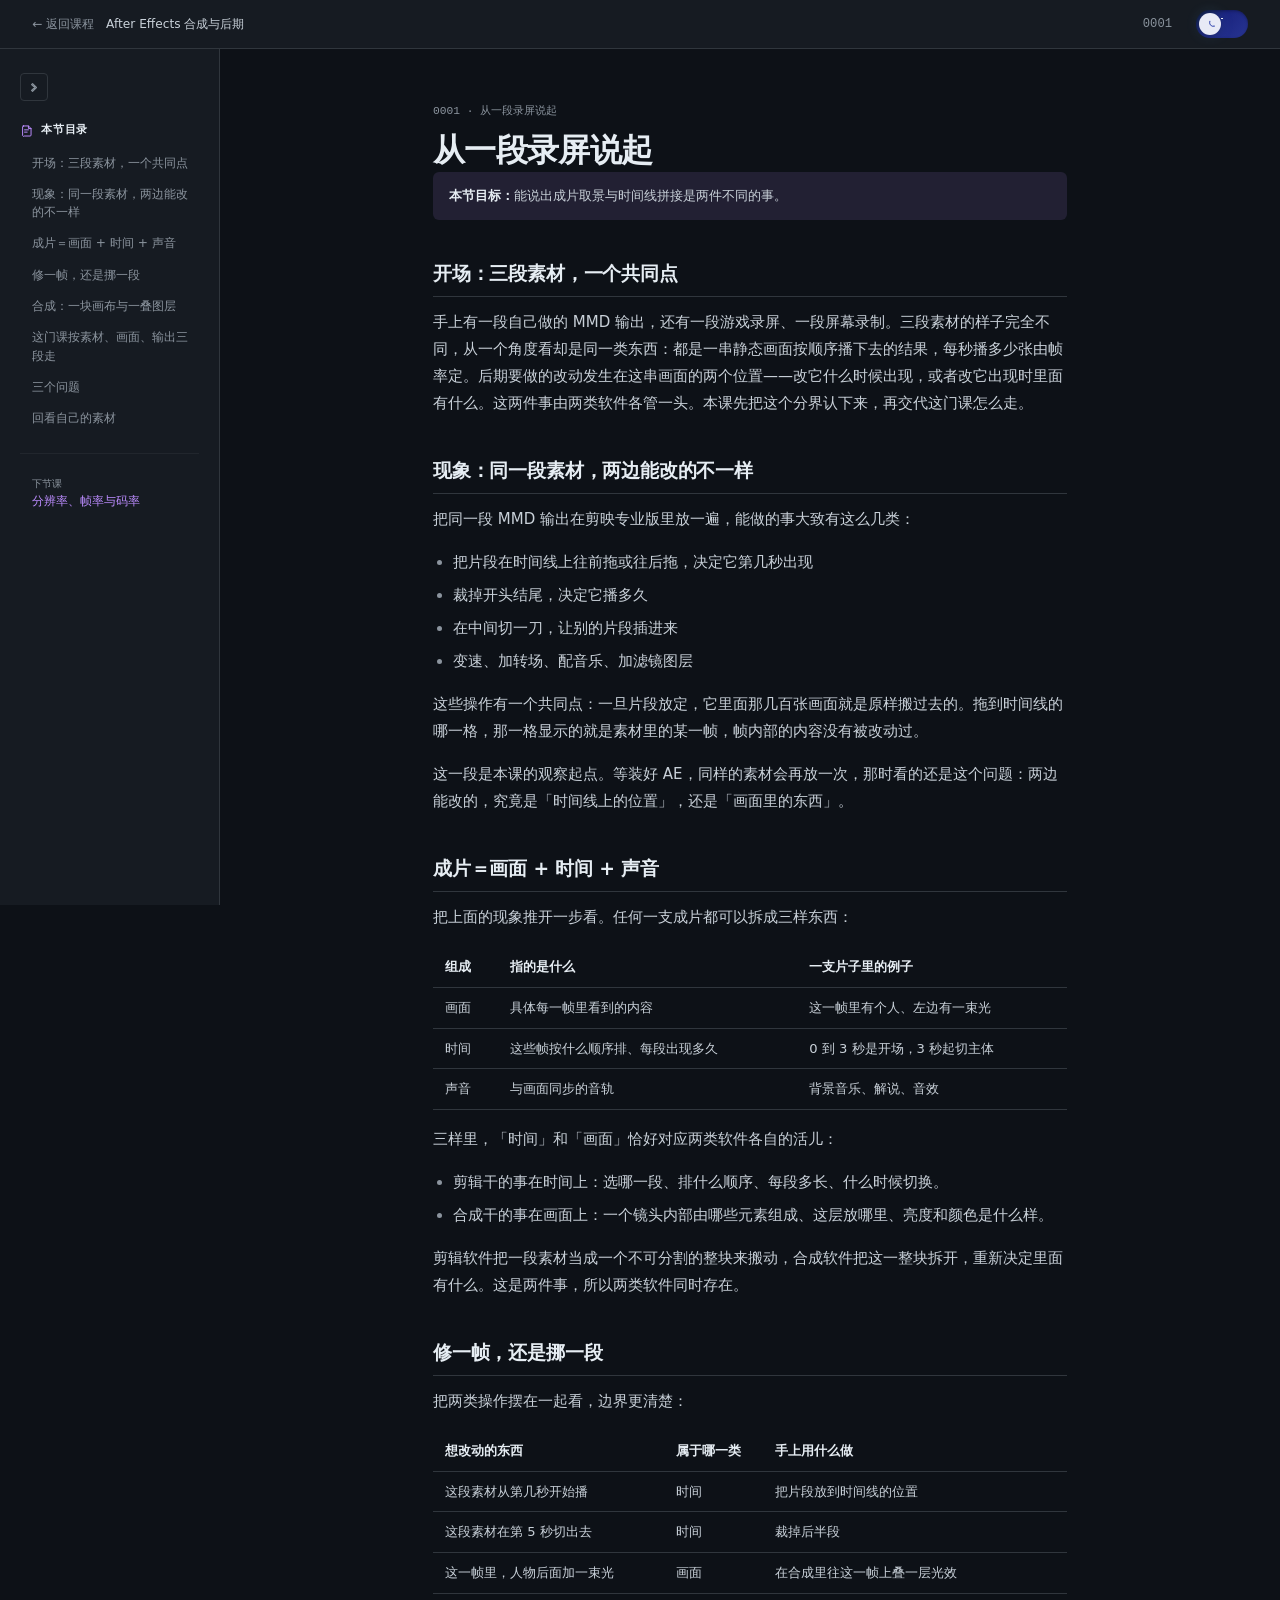
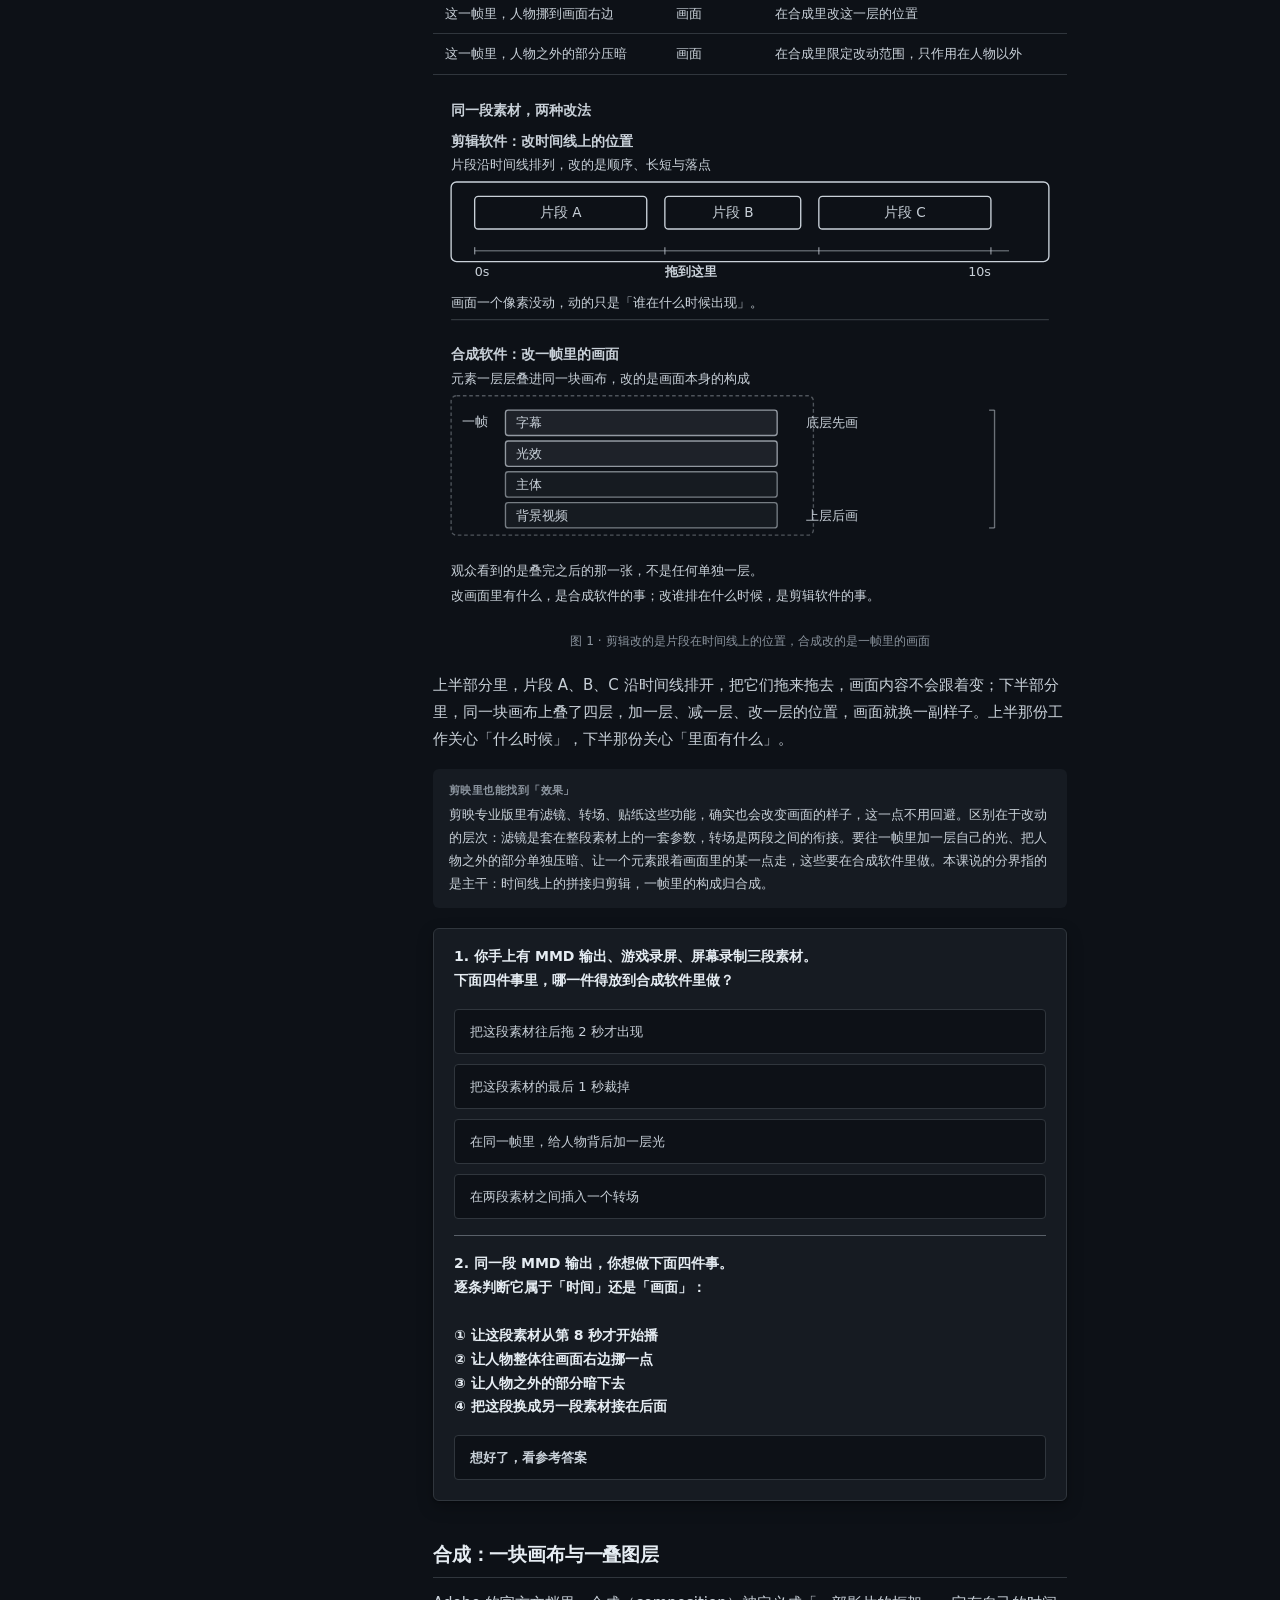
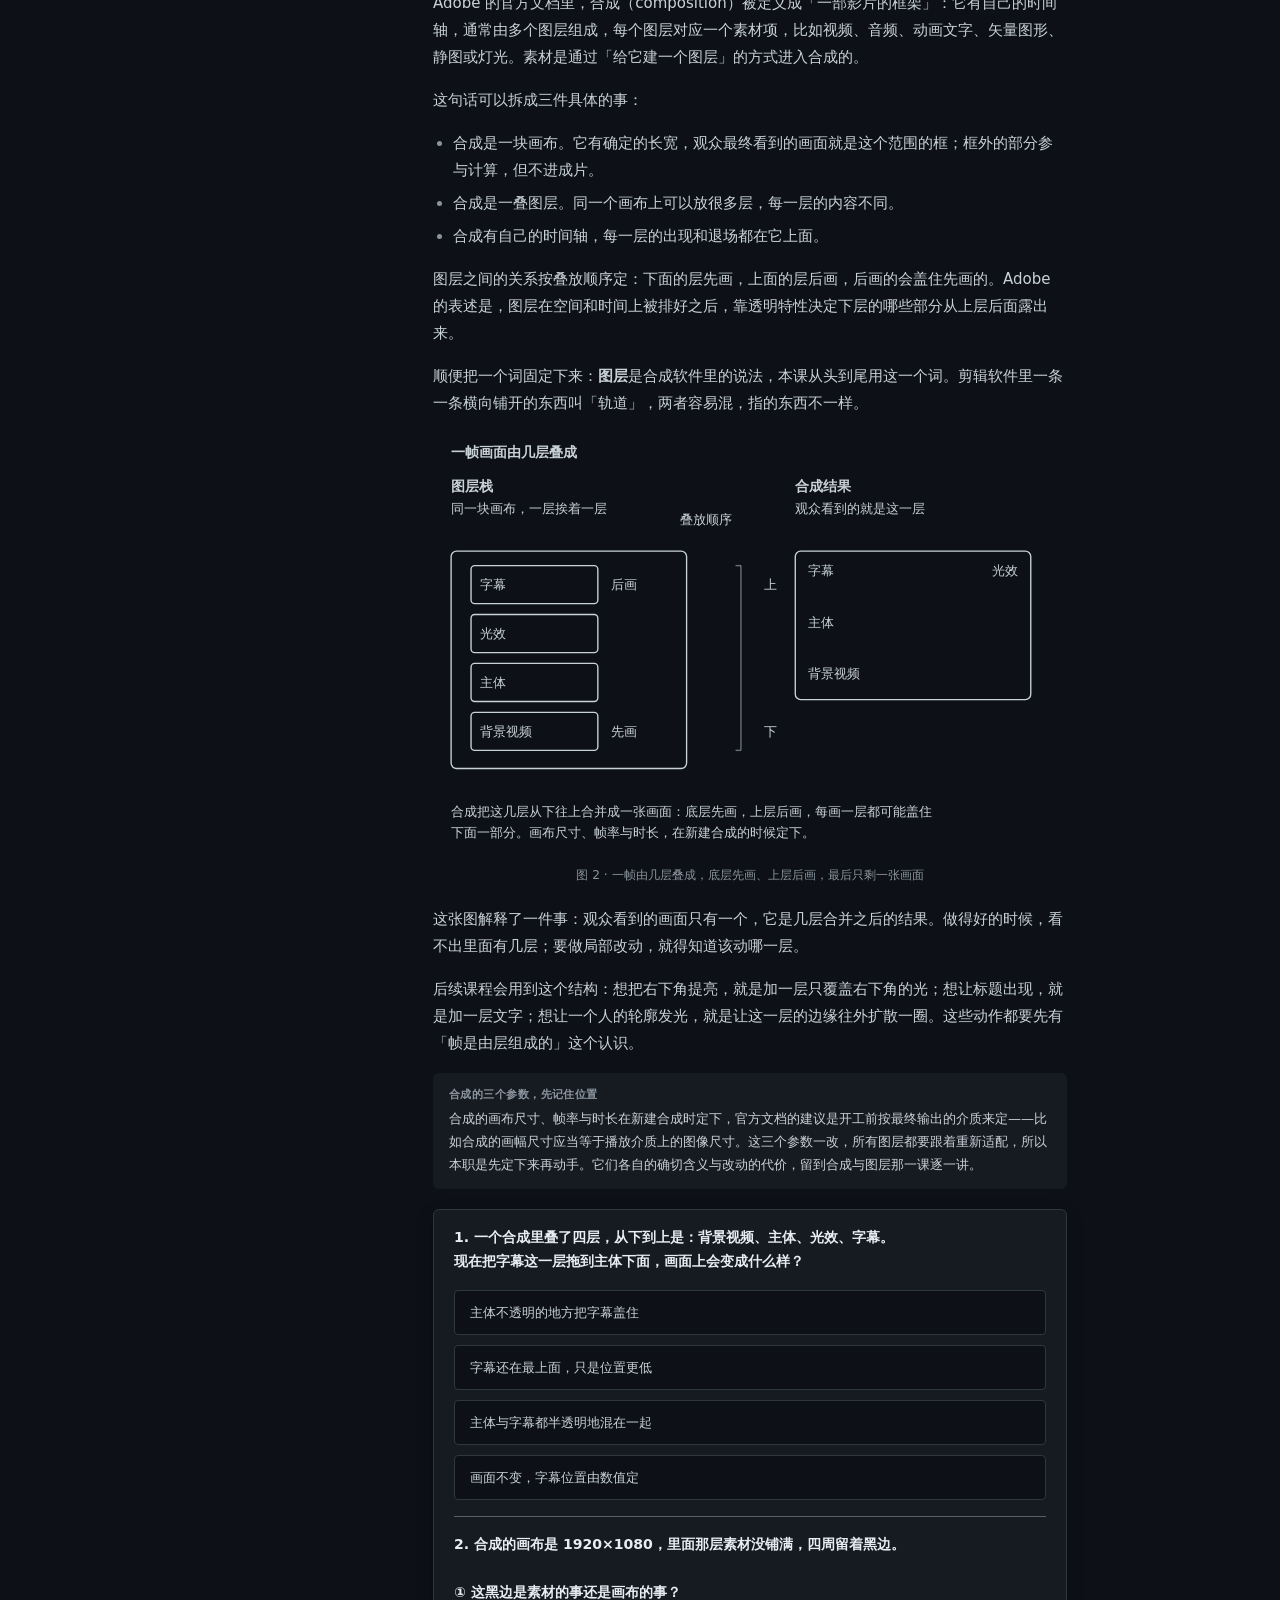
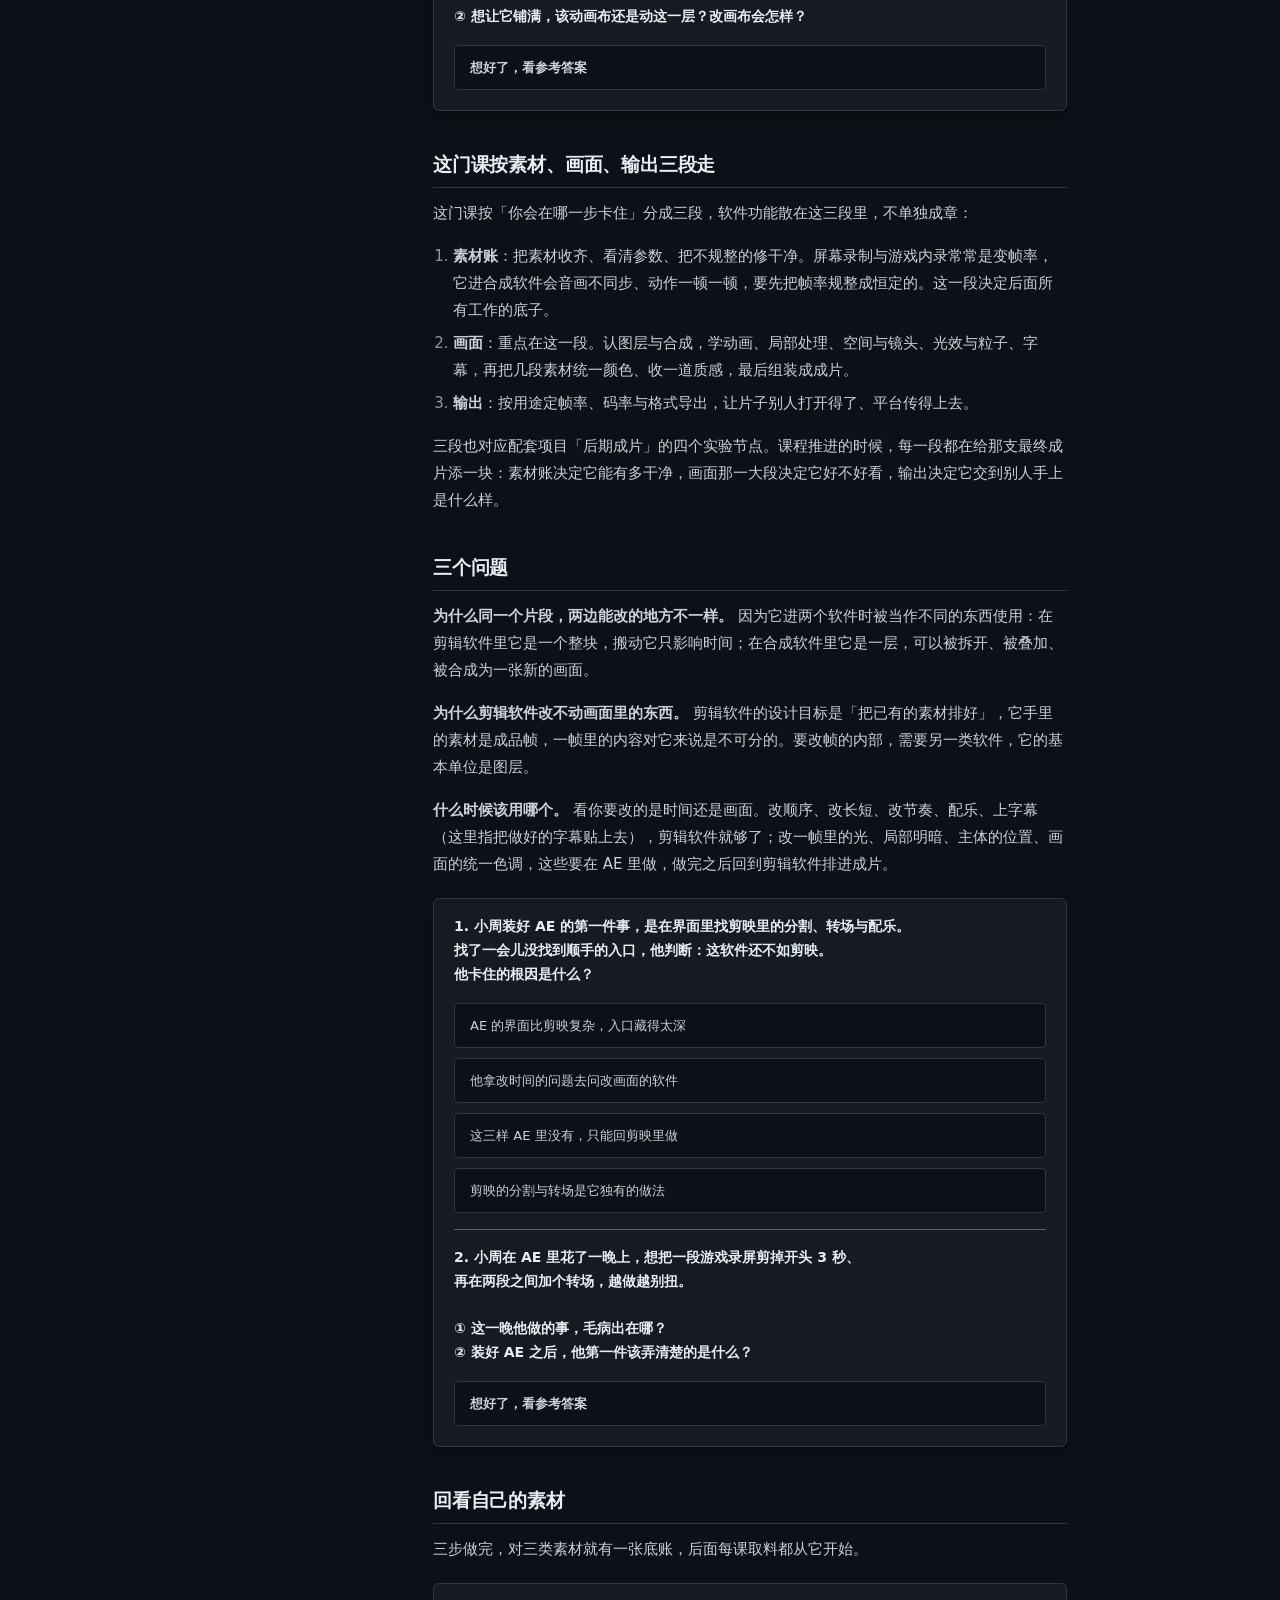
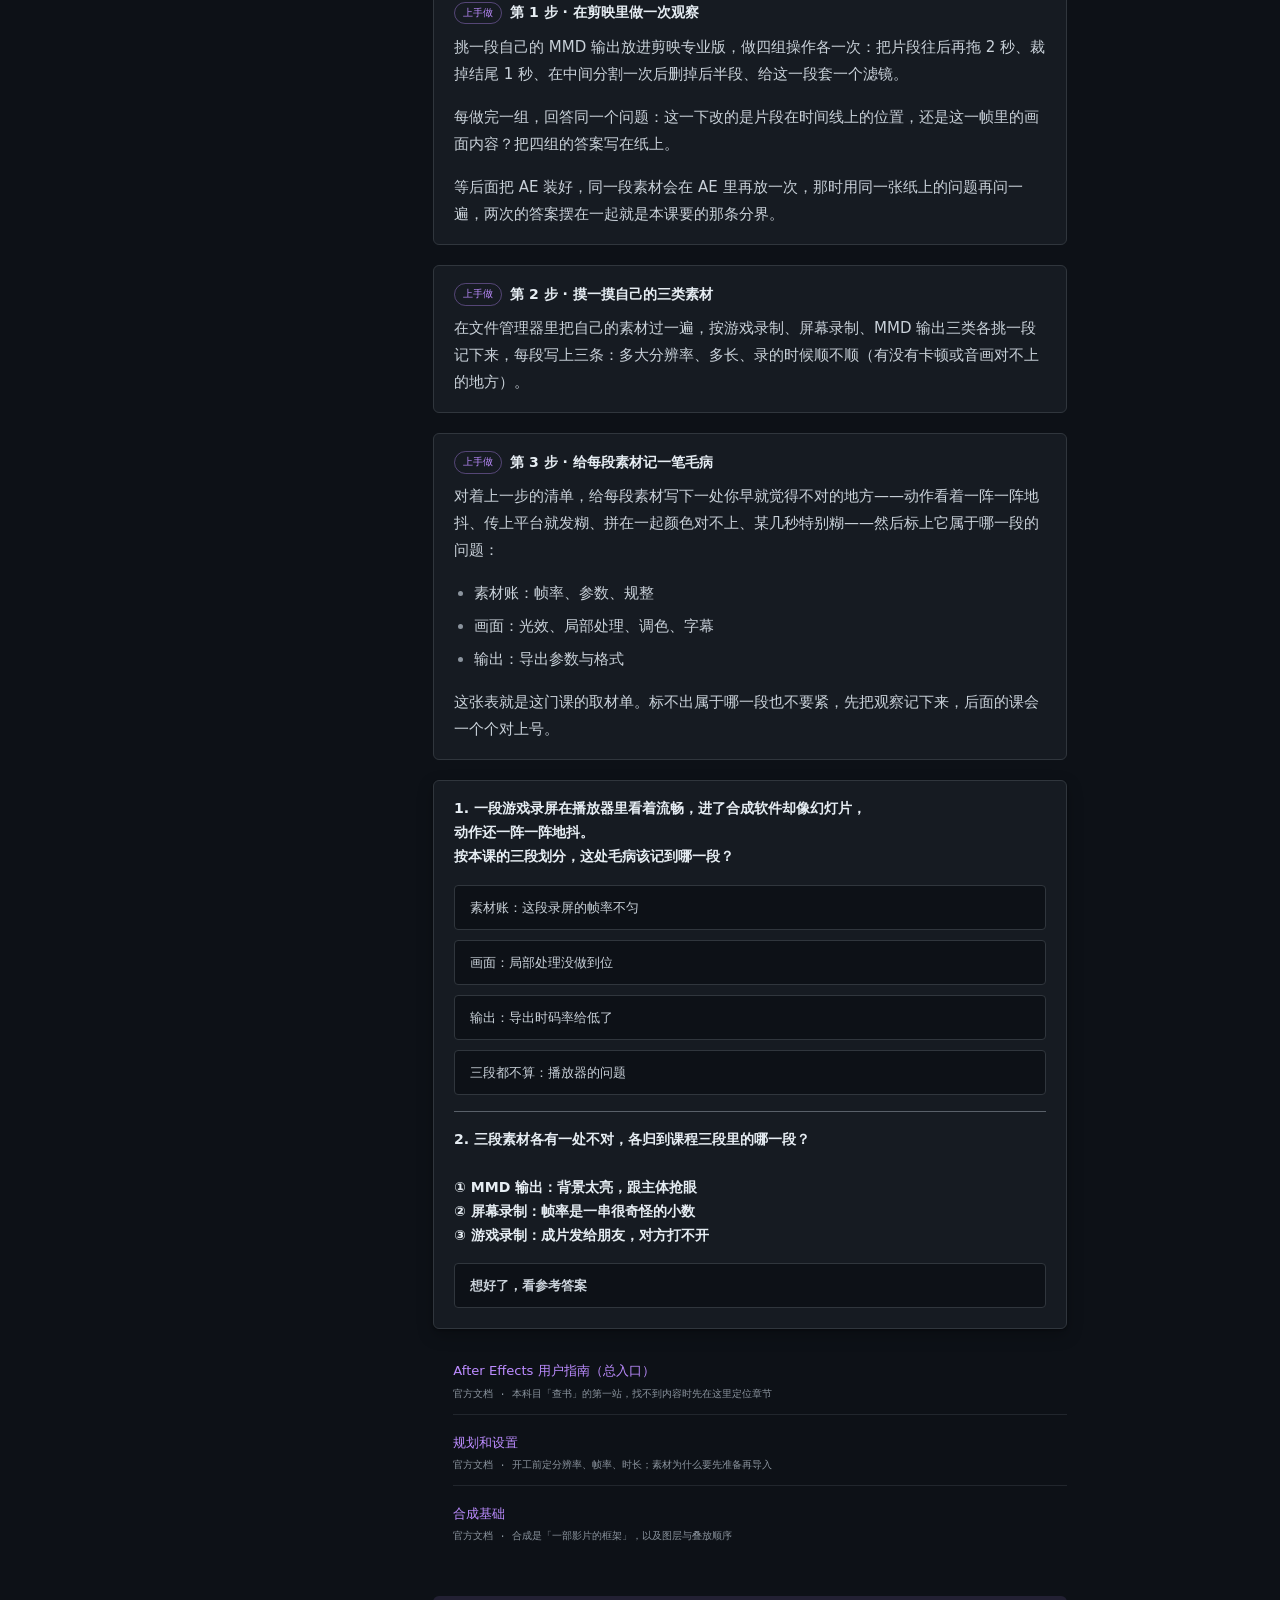
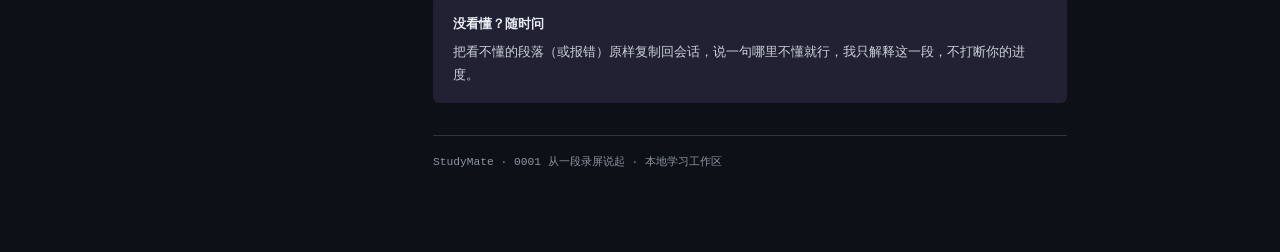
<file: .learning/subjects/after-effects/lessons/0001-intro.html>
<!DOCTYPE html>
<html lang="zh-CN" data-theme="dark">
<head>
<meta charset="UTF-8">
<meta name="viewport" content="width=device-width, initial-scale=1">
<title>从一段录屏说起 · After Effects 合成与后期</title>

<!-- 共享层在 .learning/assets/，课件在 .learning/subjects/<slug>/lessons/ 下，所以是 ../../../assets/ -->
<link rel="stylesheet" href="../../../assets/sayo/sayo.css">
<link rel="stylesheet" href="../../../assets/learn-theme.css">
<link rel="stylesheet" href="../assets/style.css">

<!-- 主题要在首帧前应用，避免闪白/闪黑 -->
<script src="../../../assets/learn-theme.js"></script>
<script>LearnTheme.apply();</script>
</head>

<body class="lesson-body">

<nav class="lesson-bar">
  <a href="../index.html">← 返回课程</a>
  <span>After Effects 合成与后期</span>
  <span class="lesson-bar__no">0001</span>
  <!-- 课件页自带主题开关：学生从文件管理器直接打开课件时也能切暗色 -->
  <label class="syo-toggle syo-toggle--theme lesson-bar__toggle" title="切换深浅主题" aria-label="切换深浅主题">
    <input type="checkbox" id="lesson-theme-checkbox" checked>
    <span class="syo-toggle-track"></span>
    <span class="syo-toggle-knob">
      <svg class="syo-toggle-sun" viewBox="0 0 20 20" fill="none" aria-hidden="true"><circle cx="10" cy="10" r="3.5" stroke="#f57c00" stroke-width="1.5"/><path d="M10 2v2.5M10 15.5V18M2 10h2.5M15.5 10H18M4.34 4.34l1.77 1.77M13.89 13.89l1.77 1.77M4.34 15.66l1.77-1.77M13.89 6.11l1.77-1.77" stroke="#f57c00" stroke-width="1.2" stroke-linecap="round"/></svg>
      <svg class="syo-toggle-moon" viewBox="0 0 20 20" fill="none" aria-hidden="true"><path d="M16.5 12.5A6 6 0 019 4.5a6 6 0 007.5 8z" stroke="#5c6bc0" stroke-width="1.5" stroke-linejoin="round"/></svg>
    </span>
  </label>
</nav>

<article class="lesson">

  <header class="lesson-header">
    <span class="lesson-header__eyebrow">0001 · 从一段录屏说起</span>
    <h1>从一段录屏说起</h1>
    <p class="lesson-goal"><b>本节目标：</b>能说出成片取景与时间线拼接是两件不同的事。</p>
  </header>

  <!-- ── 正文：渲染器按内容文件（lessons/<序号>-<节点id>.md）产出，块词汇见 docs/规范/课件内容格式.md ── -->

  <h2>开场：三段素材，一个共同点</h2>

  <p>手上有一段自己做的 MMD 输出，还有一段游戏录屏、一段屏幕录制。三段素材的样子完全不同，从一个角度看却是同一类东西：都是一串静态画面按顺序播下去的结果，每秒播多少张由帧率定。后期要做的改动发生在这串画面的两个位置——改它什么时候出现，或者改它出现时里面有什么。这两件事由两类软件各管一头。本课先把这个分界认下来，再交代这门课怎么走。</p>

  <h2>现象：同一段素材，两边能改的不一样</h2>

  <p>把同一段 MMD 输出在剪映专业版里放一遍，能做的事大致有这么几类：</p>

  <ul>
    <li>把片段在时间线上往前拖或往后拖，决定它第几秒出现</li>
    <li>裁掉开头结尾，决定它播多久</li>
    <li>在中间切一刀，让别的片段插进来</li>
    <li>变速、加转场、配音乐、加滤镜图层</li>
  </ul>

  <p>这些操作有一个共同点：一旦片段放定，它里面那几百张画面就是原样搬过去的。拖到时间线的哪一格，那一格显示的就是素材里的某一帧，帧内部的内容没有被改动过。</p>

  <p>这一段是本课的观察起点。等装好 AE，同样的素材会再放一次，那时看的还是这个问题：两边能改的，究竟是「时间线上的位置」，还是「画面里的东西」。</p>

  <h2>成片＝画面 + 时间 + 声音</h2>

  <p>把上面的现象推开一步看。任何一支成片都可以拆成三样东西：</p>

  <table>
    <thead>
      <tr><th>组成</th><th>指的是什么</th><th>一支片子里的例子</th></tr>
    </thead>
    <tbody>
      <tr><td>画面</td><td>具体每一帧里看到的内容</td><td>这一帧里有个人、左边有一束光</td></tr>
      <tr><td>时间</td><td>这些帧按什么顺序排、每段出现多久</td><td>0 到 3 秒是开场，3 秒起切主体</td></tr>
      <tr><td>声音</td><td>与画面同步的音轨</td><td>背景音乐、解说、音效</td></tr>
    </tbody>
  </table>

  <p>三样里，「时间」和「画面」恰好对应两类软件各自的活儿：</p>

  <ul>
    <li>剪辑干的事在时间上：选哪一段、排什么顺序、每段多长、什么时候切换。</li>
    <li>合成干的事在画面上：一个镜头内部由哪些元素组成、这层放哪里、亮度和颜色是什么样。</li>
  </ul>

  <p>剪辑软件把一段素材当成一个不可分割的整块来搬动，合成软件把这一整块拆开，重新决定里面有什么。这是两件事，所以两类软件同时存在。</p>

  <h2>修一帧，还是挪一段</h2>

  <p>把两类操作摆在一起看，边界更清楚：</p>

  <table>
    <thead>
      <tr><th>想改动的东西</th><th>属于哪一类</th><th>手上用什么做</th></tr>
    </thead>
    <tbody>
      <tr><td>这段素材从第几秒开始播</td><td>时间</td><td>把片段放到时间线的位置</td></tr>
      <tr><td>这段素材在第 5 秒切出去</td><td>时间</td><td>裁掉后半段</td></tr>
      <tr><td>这一帧里，人物后面加一束光</td><td>画面</td><td>在合成里往这一帧上叠一层光效</td></tr>
      <tr><td>这一帧里，人物挪到画面右边</td><td>画面</td><td>在合成里改这一层的位置</td></tr>
      <tr><td>这一帧里，人物之外的部分压暗</td><td>画面</td><td>在合成里限定改动范围，只作用在人物以外</td></tr>
    </tbody>
  </table>

  <figure class="lesson-figure lesson-figure--inline" role="img" aria-label="上：剪辑软件里片段沿时间线排列，拖动只改出现的位置；下：合成软件里元素一层层叠进同一块画布">
<svg viewBox="0 0 700 580" role="img" aria-hidden="true" fill="currentColor" font-family="system-ui, 'Segoe UI', 'Microsoft YaHei', sans-serif" xmlns="http://www.w3.org/2000/svg">
<text x="20" y="22" font-size="15" text-anchor="start" font-weight="600">同一段素材，两种改法</text>
<text x="20" y="56" font-size="15" text-anchor="start" font-weight="600">剪辑软件：改时间线上的位置</text>
<text x="20" y="82" font-size="14" text-anchor="start">片段沿时间线排列，改的是顺序、长短与落点</text>
<g fill="none">
<rect x="20" y="96" width="660" height="88" rx="6" stroke="currentColor" stroke-width="1.5"/>
<rect x="46" y="112" width="190" height="36" rx="4" stroke="currentColor" stroke-width="1.5"/>
<rect x="256" y="112" width="150" height="36" rx="4" stroke="currentColor" stroke-width="1.5"/>
<rect x="426" y="112" width="190" height="36" rx="4" stroke="currentColor" stroke-width="1.5"/>
<line x1="46" y1="172" x2="636" y2="172" stroke="currentColor" stroke-opacity="0.4" stroke-width="1.5"/>
<line x1="46" y1="168" x2="46" y2="176" stroke="currentColor" stroke-opacity="0.6" stroke-width="1.5"/>
<line x1="256" y1="168" x2="256" y2="176" stroke="currentColor" stroke-opacity="0.6" stroke-width="1.5"/>
<line x1="426" y1="168" x2="426" y2="176" stroke="currentColor" stroke-opacity="0.6" stroke-width="1.5"/>
<line x1="616" y1="168" x2="616" y2="176" stroke="currentColor" stroke-opacity="0.6" stroke-width="1.5"/>
</g>
<text x="141" y="135" font-size="15" text-anchor="middle">片段 A</text>
<text x="331" y="135" font-size="15" text-anchor="middle">片段 B</text>
<text x="521" y="135" font-size="15" text-anchor="middle">片段 C</text>
<text x="46" y="200" font-size="14" text-anchor="start">0s</text>
<text x="256" y="200" font-size="14" text-anchor="start" font-weight="600">拖到这里</text>
<text x="616" y="200" font-size="14" text-anchor="end">10s</text>
<text x="20" y="234" font-size="14" text-anchor="start">画面一个像素没动，动的只是「谁在什么时候出现」。</text>
<line x1="20" y1="248" x2="680" y2="248" stroke="currentColor" stroke-opacity="0.2" stroke-width="1.5"/>
<text x="20" y="292" font-size="15" text-anchor="start" font-weight="600">合成软件：改一帧里的画面</text>
<text x="20" y="318" font-size="14" text-anchor="start">元素一层层叠进同一块画布，改的是画面本身的构成</text>
<rect x="20" y="332" width="400" height="154" rx="6" fill="none" stroke="currentColor" stroke-opacity="0.35" stroke-width="1.5" stroke-dasharray="4 3"/>
<text x="32" y="366" font-size="14" text-anchor="start">一帧</text>
<rect x="80" y="450" width="300" height="28" rx="3" fill="currentColor" fill-opacity="0.05" stroke="currentColor" stroke-opacity="0.55" stroke-width="1.5"/>
<text x="92" y="469" font-size="14" text-anchor="start">背景视频</text>
<rect x="80" y="416" width="300" height="28" rx="3" fill="currentColor" fill-opacity="0.05" stroke="currentColor" stroke-opacity="0.55" stroke-width="1.5"/>
<text x="92" y="435" font-size="14" text-anchor="start">主体</text>
<rect x="80" y="382" width="300" height="28" rx="3" fill="currentColor" fill-opacity="0.09" stroke="currentColor" stroke-opacity="0.7" stroke-width="1.5"/>
<text x="92" y="401" font-size="14" text-anchor="start">光效</text>
<rect x="80" y="348" width="300" height="28" rx="3" fill="currentColor" fill-opacity="0.09" stroke="currentColor" stroke-opacity="0.7" stroke-width="1.5"/>
<text x="92" y="367" font-size="14" text-anchor="start">字幕</text>
<text x="440" y="367" font-size="14" text-anchor="middle">底层先画</text>
<text x="440" y="469" font-size="14" text-anchor="middle">上层后画</text>
<line x1="620" y1="348" x2="620" y2="478" stroke="currentColor" stroke-opacity="0.5" stroke-width="1.5"/>
<line x1="620" y1="348" x2="614" y2="348" stroke="currentColor" stroke-opacity="0.5" stroke-width="1.5"/>
<line x1="620" y1="478" x2="614" y2="478" stroke="currentColor" stroke-opacity="0.5" stroke-width="1.5"/>
<text x="20" y="530" font-size="14" text-anchor="start">观众看到的是叠完之后的那一张，不是任何单独一层。</text>
<text x="20" y="558" font-size="14" text-anchor="start">改画面里有什么，是合成软件的事；改谁排在什么时候，是剪辑软件的事。</text>
</svg>
    <figcaption>图 1 · 剪辑改的是片段在时间线上的位置，合成改的是一帧里的画面</figcaption>
  </figure>

  <p>上半部分里，片段 A、B、C 沿时间线排开，把它们拖来拖去，画面内容不会跟着变；下半部分里，同一块画布上叠了四层，加一层、减一层、改一层的位置，画面就换一副样子。上半那份工作关心「什么时候」，下半那份关心「里面有什么」。</p>

  <div class="lesson-note">
    <b>剪映里也能找到「效果」</b>
    <p>剪映专业版里有滤镜、转场、贴纸这些功能，确实也会改变画面的样子，这一点不用回避。区别在于改动的层次：滤镜是套在整段素材上的一套参数，转场是两段之间的衔接。要往一帧里加一层自己的光、把人物之外的部分单独压暗、让一个元素跟着画面里的某一点走，这些要在合成软件里做。本课说的分界指的是主干：时间线上的拼接归剪辑，一帧里的构成归合成。</p>
  </div>

  <div class="quiz" data-quiz='[
  {
    "q": "你手上有 MMD 输出、游戏录屏、屏幕录制三段素材。\n下面四件事里，哪一件得放到合成软件里做？",
    "opts": [
      "把这段素材往后拖 2 秒才出现",
      "把这段素材的最后 1 秒裁掉",
      "在同一帧里，给人物背后加一层光",
      "在两段素材之间插入一个转场"
    ],
    "ans": 2,
    "why": "加光改的是这一帧里有什么，得在合成里往上叠一层。\n拖动、裁剪、转场改的都是时间线上的安排：\n什么时候出现、播多长、两段怎么接，剪辑软件就能做。"
  },
  {
    "q": "同一段 MMD 输出，你想做下面四件事。\n逐条判断它属于「时间」还是「画面」：\n\n① 让这段素材从第 8 秒才开始播\n② 让人物整体往画面右边挪一点\n③ 让人物之外的部分暗下去\n④ 把这段换成另一段素材接在后面",
    "answer": "① 时间：改的是它第几秒出现。\n② 画面：人物的位置是这一帧里的内容。\n③ 画面：只改这一帧里一部分的明暗。\n④ 时间：换的是哪一段在什么时候出现，帧里的内容没动。",
    "criteria": "①④ 判成时间、②③ 判成画面，四条全对得 3 分；\n错一条得 1 分，错两条及以上不得分。\n每条能补一句理由（改的是时间线上的位置，还是帧里的内容），加 1 分。\n只写「剪辑」「合成」也算对：它指的就是这两类活。"
  }
]'></div>

  <h2>合成：一块画布与一叠图层</h2>

  <p>Adobe 的官方文档里，合成（composition）被定义成「一部影片的框架」：它有自己的时间轴，通常由多个图层组成，每个图层对应一个素材项，比如视频、音频、动画文字、矢量图形、静图或灯光。素材是通过「给它建一个图层」的方式进入合成的。</p>

  <p>这句话可以拆成三件具体的事：</p>

  <ul>
    <li>合成是一块画布。它有确定的长宽，观众最终看到的画面就是这个范围的框；框外的部分参与计算，但不进成片。</li>
    <li>合成是一叠图层。同一个画布上可以放很多层，每一层的内容不同。</li>
    <li>合成有自己的时间轴，每一层的出现和退场都在它上面。</li>
  </ul>

  <p>图层之间的关系按叠放顺序定：下面的层先画，上面的层后画，后画的会盖住先画的。Adobe 的表述是，图层在空间和时间上被排好之后，靠透明特性决定下层的哪些部分从上层后面露出来。</p>

  <p>顺便把一个词固定下来：<b>图层</b>是合成软件里的说法，本课从头到尾用这一个词。剪辑软件里一条一条横向铺开的东西叫「轨道」，两者容易混，指的东西不一样。</p>

  <figure class="lesson-figure lesson-figure--inline" role="img" aria-label="左：四个图层在图层栈里从上到下是字幕、光效、主体、背景视频；右：合成结果是叠完之后的一张画面">
<svg viewBox="0 0 700 460" role="img" aria-hidden="true" fill="currentColor" font-family="system-ui, 'Segoe UI', 'Microsoft YaHei', sans-serif" xmlns="http://www.w3.org/2000/svg">
<text x="20" y="22" font-size="15" text-anchor="start" font-weight="600">一帧画面由几层叠成</text>
<text x="20" y="60" font-size="15" text-anchor="start" font-weight="600">图层栈</text>
<text x="20" y="84" font-size="14" text-anchor="start">同一块画布，一层挨着一层</text>
<g fill="none">
<rect x="20" y="126" width="260" height="240" rx="6" stroke="currentColor" stroke-width="1.5"/>
<rect x="42" y="142" width="140" height="42" rx="4" stroke="currentColor" stroke-width="1.5"/>
<rect x="42" y="196" width="140" height="42" rx="4" stroke="currentColor" stroke-width="1.5"/>
<rect x="42" y="250" width="140" height="42" rx="4" stroke="currentColor" stroke-width="1.5"/>
<rect x="42" y="304" width="140" height="42" rx="4" stroke="currentColor" stroke-width="1.5"/>
</g>
<text x="52" y="168" font-size="14" text-anchor="start">字幕</text>
<text x="52" y="222" font-size="14" text-anchor="start">光效</text>
<text x="52" y="276" font-size="14" text-anchor="start">主体</text>
<text x="52" y="330" font-size="14" text-anchor="start">背景视频</text>
<text x="196" y="168" font-size="14" text-anchor="start">后画</text>
<text x="196" y="330" font-size="14" text-anchor="start">先画</text>
<text x="366" y="168" font-size="14" text-anchor="start">上</text>
<text x="366" y="330" font-size="14" text-anchor="start">下</text>
<text x="330" y="96" font-size="14" text-anchor="end">叠放顺序</text>
<line x1="340" y1="142" x2="340" y2="346" stroke="currentColor" stroke-opacity="0.5" stroke-width="1.5"/>
<line x1="340" y1="142" x2="334" y2="142" stroke="currentColor" stroke-opacity="0.5" stroke-width="1.5"/>
<line x1="340" y1="346" x2="334" y2="346" stroke="currentColor" stroke-opacity="0.5" stroke-width="1.5"/>
<text x="400" y="60" font-size="15" text-anchor="start" font-weight="600">合成结果</text>
<text x="400" y="84" font-size="14" text-anchor="start">观众看到的就是这一层</text>
<g fill="none">
<rect x="400" y="126" width="260" height="164" rx="6" stroke="currentColor" stroke-width="1.5"/>
</g>
<text x="414" y="152" font-size="14" text-anchor="start">字幕</text>
<text x="646" y="152" font-size="14" text-anchor="end">光效</text>
<text x="414" y="210" font-size="14" text-anchor="start">主体</text>
<text x="414" y="266" font-size="14" text-anchor="start">背景视频</text>
<text x="20" y="418" font-size="14" text-anchor="start">合成把这几层从下往上合并成一张画面：底层先画，上层后画，每画一层都可能盖住</text>
<text x="20" y="442" font-size="14" text-anchor="start">下面一部分。画布尺寸、帧率与时长，在新建合成的时候定下。</text>
</svg>
    <figcaption>图 2 · 一帧由几层叠成，底层先画、上层后画，最后只剩一张画面</figcaption>
  </figure>

  <p>这张图解释了一件事：观众看到的画面只有一个，它是几层合并之后的结果。做得好的时候，看不出里面有几层；要做局部改动，就得知道该动哪一层。</p>

  <p>后续课程会用到这个结构：想把右下角提亮，就是加一层只覆盖右下角的光；想让标题出现，就是加一层文字；想让一个人的轮廓发光，就是让这一层的边缘往外扩散一圈。这些动作都要先有「帧是由层组成的」这个认识。</p>

  <div class="lesson-note">
    <b>合成的三个参数，先记住位置</b>
    <p>合成的画布尺寸、帧率与时长在新建合成时定下，官方文档的建议是开工前按最终输出的介质来定——比如合成的画幅尺寸应当等于播放介质上的图像尺寸。这三个参数一改，所有图层都要跟着重新适配，所以本职是先定下来再动手。它们各自的确切含义与改动的代价，留到合成与图层那一课逐一讲。</p>
  </div>

  <div class="quiz" data-quiz='[
  {
    "q": "一个合成里叠了四层，从下到上是：背景视频、主体、光效、字幕。\n现在把字幕这一层拖到主体下面，画面上会变成什么样？",
    "opts": [
      "主体不透明的地方把字幕盖住",
      "字幕还在最上面，只是位置更低",
      "主体与字幕都半透明地混在一起",
      "画面不变，字幕位置由数值定"
    ],
    "ans": 0,
    "why": "图层按叠放顺序画：下面的先画，上面的后画，后画的盖住先画的。\n字幕挪到主体下面，就先画字幕、再画主体，\n主体不透明的地方把它挡住了。\n改叠放顺序动的是谁盖住谁，不是把这一层挪个位置。"
  },
  {
    "q": "合成的画布是 1920×1080，里面那层素材没铺满，四周留着黑边。\n\n① 这黑边是素材的事还是画布的事？\n② 想让它铺满，该动画布还是动这一层？改画布会怎样？",
    "answer": "① 是素材的事：这一层比画布小，没盖住的地方就露出底色。\n② 动这一层：把它放大到盖满整块画布。\n改画布不行——画布只是观众看到的那个框，\n框变大，素材自己不会跟着变，黑边只会留得更多。",
    "criteria": "① 说出「这一层比画布小」，得 2 分；\n只说「画布太大」而没提素材没铺满的，不给分。\n② 答「调这一层的缩放」并说出「改画布不会让素材自动跟着变」，得 2 分。"
  }
]'></div>

  <h2>这门课按素材、画面、输出三段走</h2>

  <p>这门课按「你会在哪一步卡住」分成三段，软件功能散在这三段里，不单独成章：</p>

  <ol>
    <li><b>素材账</b>：把素材收齐、看清参数、把不规整的修干净。屏幕录制与游戏内录常常是变帧率，它进合成软件会音画不同步、动作一顿一顿，要先把帧率规整成恒定的。这一段决定后面所有工作的底子。</li>
    <li><b>画面</b>：重点在这一段。认图层与合成，学动画、局部处理、空间与镜头、光效与粒子、字幕，再把几段素材统一颜色、收一道质感，最后组装成成片。</li>
    <li><b>输出</b>：按用途定帧率、码率与格式导出，让片子别人打开得了、平台传得上去。</li>
  </ol>

  <p>三段也对应配套项目「后期成片」的四个实验节点。课程推进的时候，每一段都在给那支最终成片添一块：素材账决定它能有多干净，画面那一大段决定它好不好看，输出决定它交到别人手上是什么样。</p>

  <h2>三个问题</h2>

  <p><b>为什么同一个片段，两边能改的地方不一样。</b> 因为它进两个软件时被当作不同的东西使用：在剪辑软件里它是一个整块，搬动它只影响时间；在合成软件里它是一层，可以被拆开、被叠加、被合成为一张新的画面。</p>

  <p><b>为什么剪辑软件改不动画面里的东西。</b> 剪辑软件的设计目标是「把已有的素材排好」，它手里的素材是成品帧，一帧里的内容对它来说是不可分的。要改帧的内部，需要另一类软件，它的基本单位是图层。</p>

  <p><b>什么时候该用哪个。</b> 看你要改的是时间还是画面。改顺序、改长短、改节奏、配乐、上字幕（这里指把做好的字幕贴上去），剪辑软件就够了；改一帧里的光、局部明暗、主体的位置、画面的统一色调，这些要在 AE 里做，做完之后回到剪辑软件排进成片。</p>

  <div class="quiz" data-quiz='[
  {
    "q": "小周装好 AE 的第一件事，是在界面里找剪映里的分割、转场与配乐。\n找了一会儿没找到顺手的入口，他判断：这软件还不如剪映。\n他卡住的根因是什么？",
    "opts": [
      "AE 的界面比剪映复杂，入口藏得太深",
      "他拿改时间的问题去问改画面的软件",
      "这三样 AE 里没有，只能回剪映里做",
      "剪映的分割与转场是它独有的做法"
    ],
    "ans": 1,
    "why": "分割、转场、配乐都是时间线上的事，主场在剪辑软件。\nAE 的基本单位是图层与合成，它回答的是这一帧里有什么。\n拿时间上的问题去问它，处处不对路是必然的。\n这类入口 AE 里也有，只是它不为这件事设计。"
  },
  {
    "q": "小周在 AE 里花了一晚上，想把一段游戏录屏剪掉开头 3 秒、\n再在两段之间加个转场，越做越别扭。\n\n① 这一晚他做的事，毛病出在哪？\n② 装好 AE 之后，他第一件该弄清楚的是什么？",
    "answer": "① 剪掉开头、加转场都是时间线上的事，主场在剪辑软件。\n在 AE 里做不是不行，但它不为这件事设计，别扭是正常的。\n② 先弄清素材本身：这段录屏的参数是多少、\n是不是变帧率、要不要先规整成恒定帧率。\n素材账不清楚，后面画面上的活都白做。",
    "criteria": "① 说出「剪短与转场属于时间线上的事，主场在剪辑软件」，得 2 分；\n只答「AE 太难」或「他操作不熟」不给分。\n② 答出「先查素材参数与帧率、先规整素材」，得 2 分；\n答「先背菜单与界面」不给分——本课的坑正是这个。"
  }
]'></div>

  <h2>回看自己的素材</h2>

  <p>三步做完，对三类素材就有一张底账，后面每课取料都从它开始。</p>

  <div class="lesson-practice">
    <div class="lesson-practice__head">
      <span class="lesson-practice__level">上手做</span>
      <span class="lesson-practice__title">第 1 步 · 在剪映里做一次观察</span>
    </div>

      <p>挑一段自己的 MMD 输出放进剪映专业版，做四组操作各一次：把片段往后再拖 2 秒、裁掉结尾 1 秒、在中间分割一次后删掉后半段、给这一段套一个滤镜。</p>

      <p>每做完一组，回答同一个问题：这一下改的是片段在时间线上的位置，还是这一帧里的画面内容？把四组的答案写在纸上。</p>

      <p>等后面把 AE 装好，同一段素材会在 AE 里再放一次，那时用同一张纸上的问题再问一遍，两次的答案摆在一起就是本课要的那条分界。</p>
  </div>

  <div class="lesson-practice">
    <div class="lesson-practice__head">
      <span class="lesson-practice__level">上手做</span>
      <span class="lesson-practice__title">第 2 步 · 摸一摸自己的三类素材</span>
    </div>

      <p>在文件管理器里把自己的素材过一遍，按游戏录制、屏幕录制、MMD 输出三类各挑一段记下来，每段写上三条：多大分辨率、多长、录的时候顺不顺（有没有卡顿或音画对不上的地方）。</p>
  </div>

  <div class="lesson-practice">
    <div class="lesson-practice__head">
      <span class="lesson-practice__level">上手做</span>
      <span class="lesson-practice__title">第 3 步 · 给每段素材记一笔毛病</span>
    </div>

      <p>对着上一步的清单，给每段素材写下一处你早就觉得不对的地方——动作看着一阵一阵地抖、传上平台就发糊、拼在一起颜色对不上、某几秒特别糊——然后标上它属于哪一段的问题：</p>

      <ul>
        <li>素材账：帧率、参数、规整</li>
        <li>画面：光效、局部处理、调色、字幕</li>
        <li>输出：导出参数与格式</li>
      </ul>

      <p>这张表就是这门课的取材单。标不出属于哪一段也不要紧，先把观察记下来，后面的课会一个个对上号。</p>
  </div>

  <div class="quiz" data-quiz='[
  {
    "q": "一段游戏录屏在播放器里看着流畅，进了合成软件却像幻灯片，\n动作还一阵一阵地抖。\n按本课的三段划分，这处毛病该记到哪一段？",
    "opts": [
      "素材账：这段录屏的帧率不匀",
      "画面：局部处理没做到位",
      "输出：导出时码率给低了",
      "三段都不算：播放器的问题"
    ],
    "ans": 0,
    "why": "在播放器里流畅、到合成里就抖，说明帧与帧的间隔本身不匀。\n游戏内录与屏幕录制常是变帧率，这是录制时就带上的毛病，\n所以归素材账：帧率、参数、规整。\n它不在这段素材的画面里，也不在导出那一步。"
  },
  {
    "q": "三段素材各有一处不对，各归到课程三段里的哪一段？\n\n① MMD 输出：背景太亮，跟主体抢眼\n② 屏幕录制：帧率是一串很奇怪的小数\n③ 游戏录制：成片发给朋友，对方打不开",
    "answer": "① 画面：属于局部处理与调色，改的是一部分画面的明暗。\n② 素材账：帧率与参数先看清，再决定要不要规整成恒定帧率。\n③ 输出：交付用的格式与参数没选对，先按对方的打开方式定格式。",
    "criteria": "① 画面、② 素材账、③ 输出，三处全对得 3 分；\n错一处得 1 分，错两处及以上不得分。\n再各说一句这一段先解决什么，加 1 分。\n把①判成素材账（「素材本身太亮」）不给分：\n这里要改的是画面里一部分的明暗，不是录制时的参数。"
  }
]'></div>

  <ul class="lesson-resources">
    <li><a href="https://helpx.adobe.com/after-effects/desktop.html">After Effects 用户指南（总入口）</a><span class="lesson-resources__meta">官方文档 · 本科目「查书」的第一站，找不到内容时先在这里定位章节</span></li>
    <li><a href="https://helpx.adobe.com/after-effects/desktop/get-started/planning-and-setup/planning-setup.html">规划和设置</a><span class="lesson-resources__meta">官方文档 · 开工前定分辨率、帧率、时长；素材为什么要先准备再导入</span></li>
    <li><a href="https://helpx.adobe.com/after-effects/desktop/work-with-compositions/composition-settings/composition-basics.html">合成基础</a><span class="lesson-resources__meta">官方文档 · 合成是「一部影片的框架」，以及图层与叠放顺序</span></li>
  </ul>

  <!-- ── 提问提示：固定写法，别删 ── -->

  <div class="lesson-ask">
    <b>没看懂？随时问</b>
    把看不懂的段落（或报错）原样复制回会话，说一句哪里不懂就行，我只解释这一段，不打断你的进度。
  </div>

  <!-- ── 上/下节课指针由渲染器按 curriculum.yaml 的 nodes 顺序算（第一课无 --prev、最后一课无 --next） ── -->

  <nav class="lesson-nav" aria-label="上一课 / 下一课">
    <a class="lesson-nav__link lesson-nav__link--next" href="0002-video.params.html">
      <span class="lesson-nav__dir">下节课</span>
      <span class="lesson-nav__title">分辨率、帧率与码率</span>
    </a>
  </nav>

  <footer class="lesson-footer">
    StudyMate · 0001 从一段录屏说起 · 本地学习工作区
  </footer>

</article>

<script src="../../../assets/sayo/sayo.js"></script>

<script src="../assets/quiz.js" defer></script>
<script src="../assets/lesson-toc.js" defer></script>
<script>LearnTheme.wire(document.getElementById('lesson-theme-checkbox'));</script>
</body>
</html>
</file>
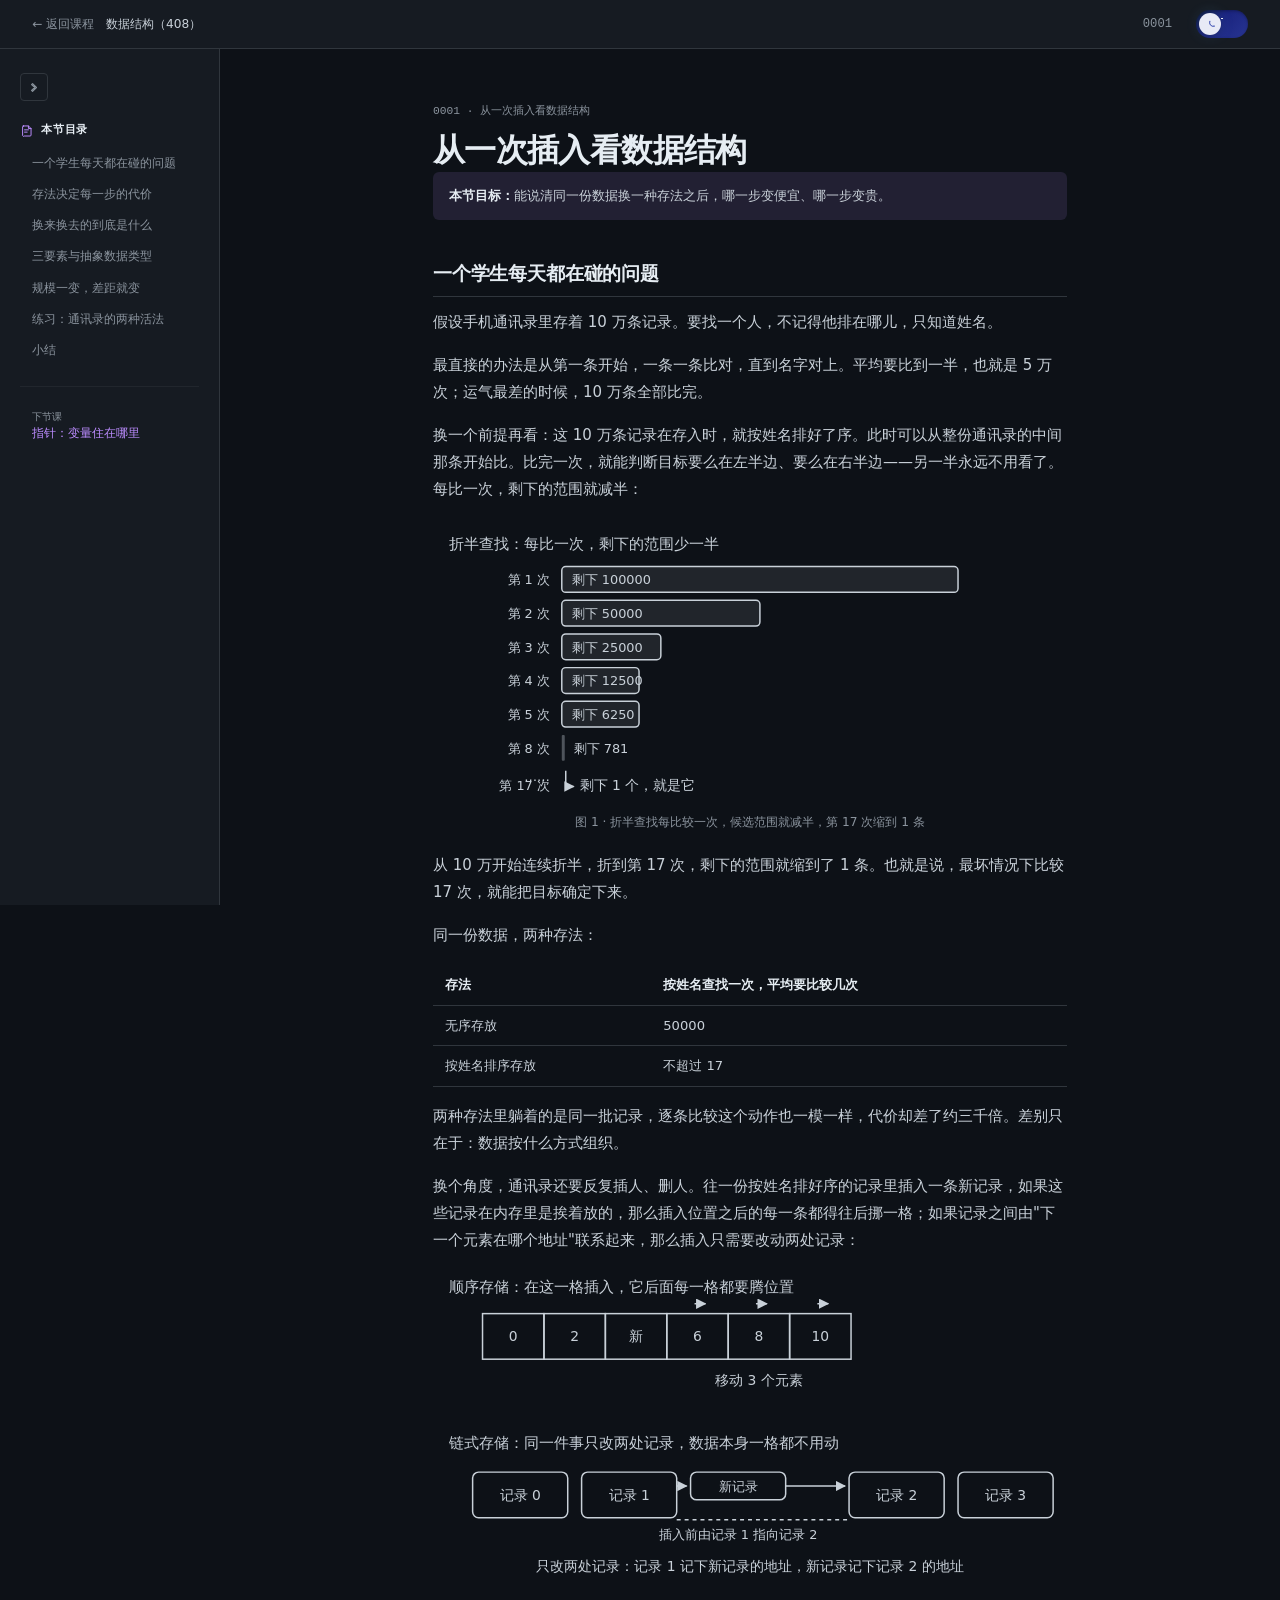
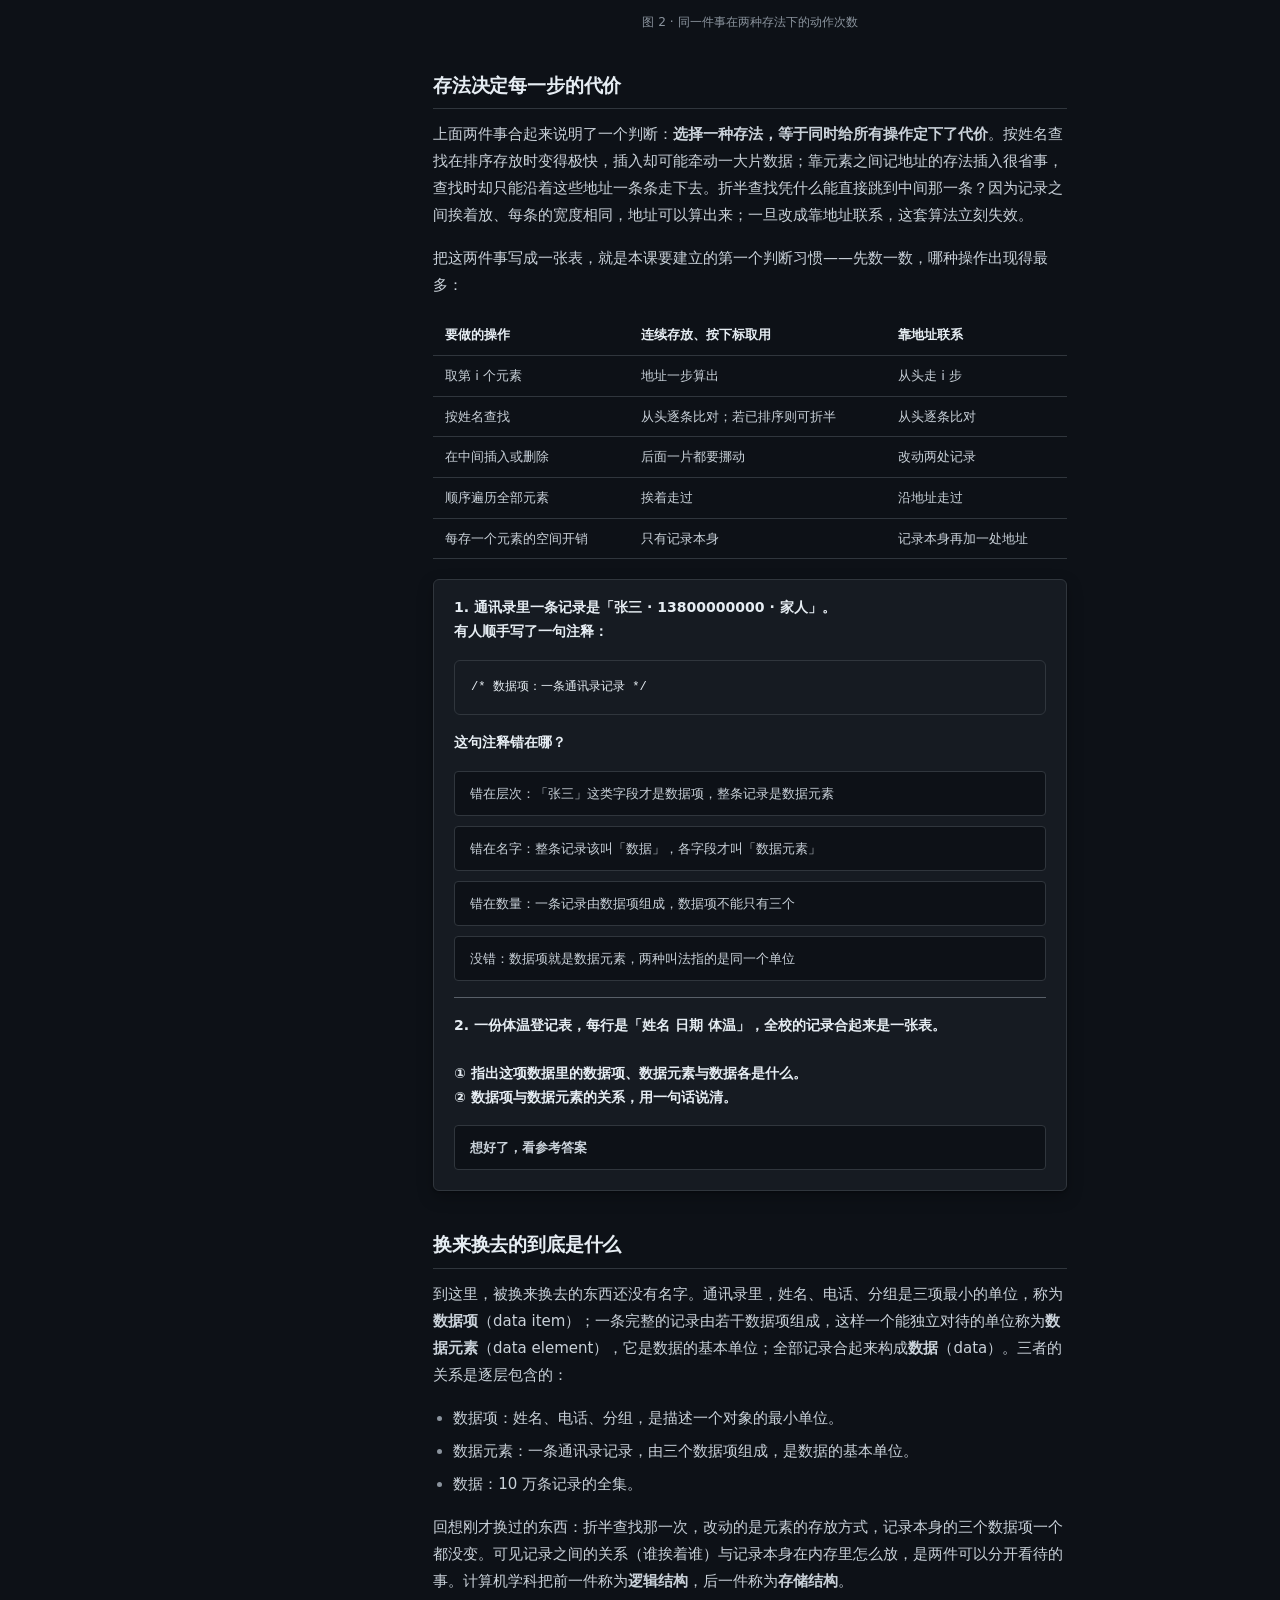
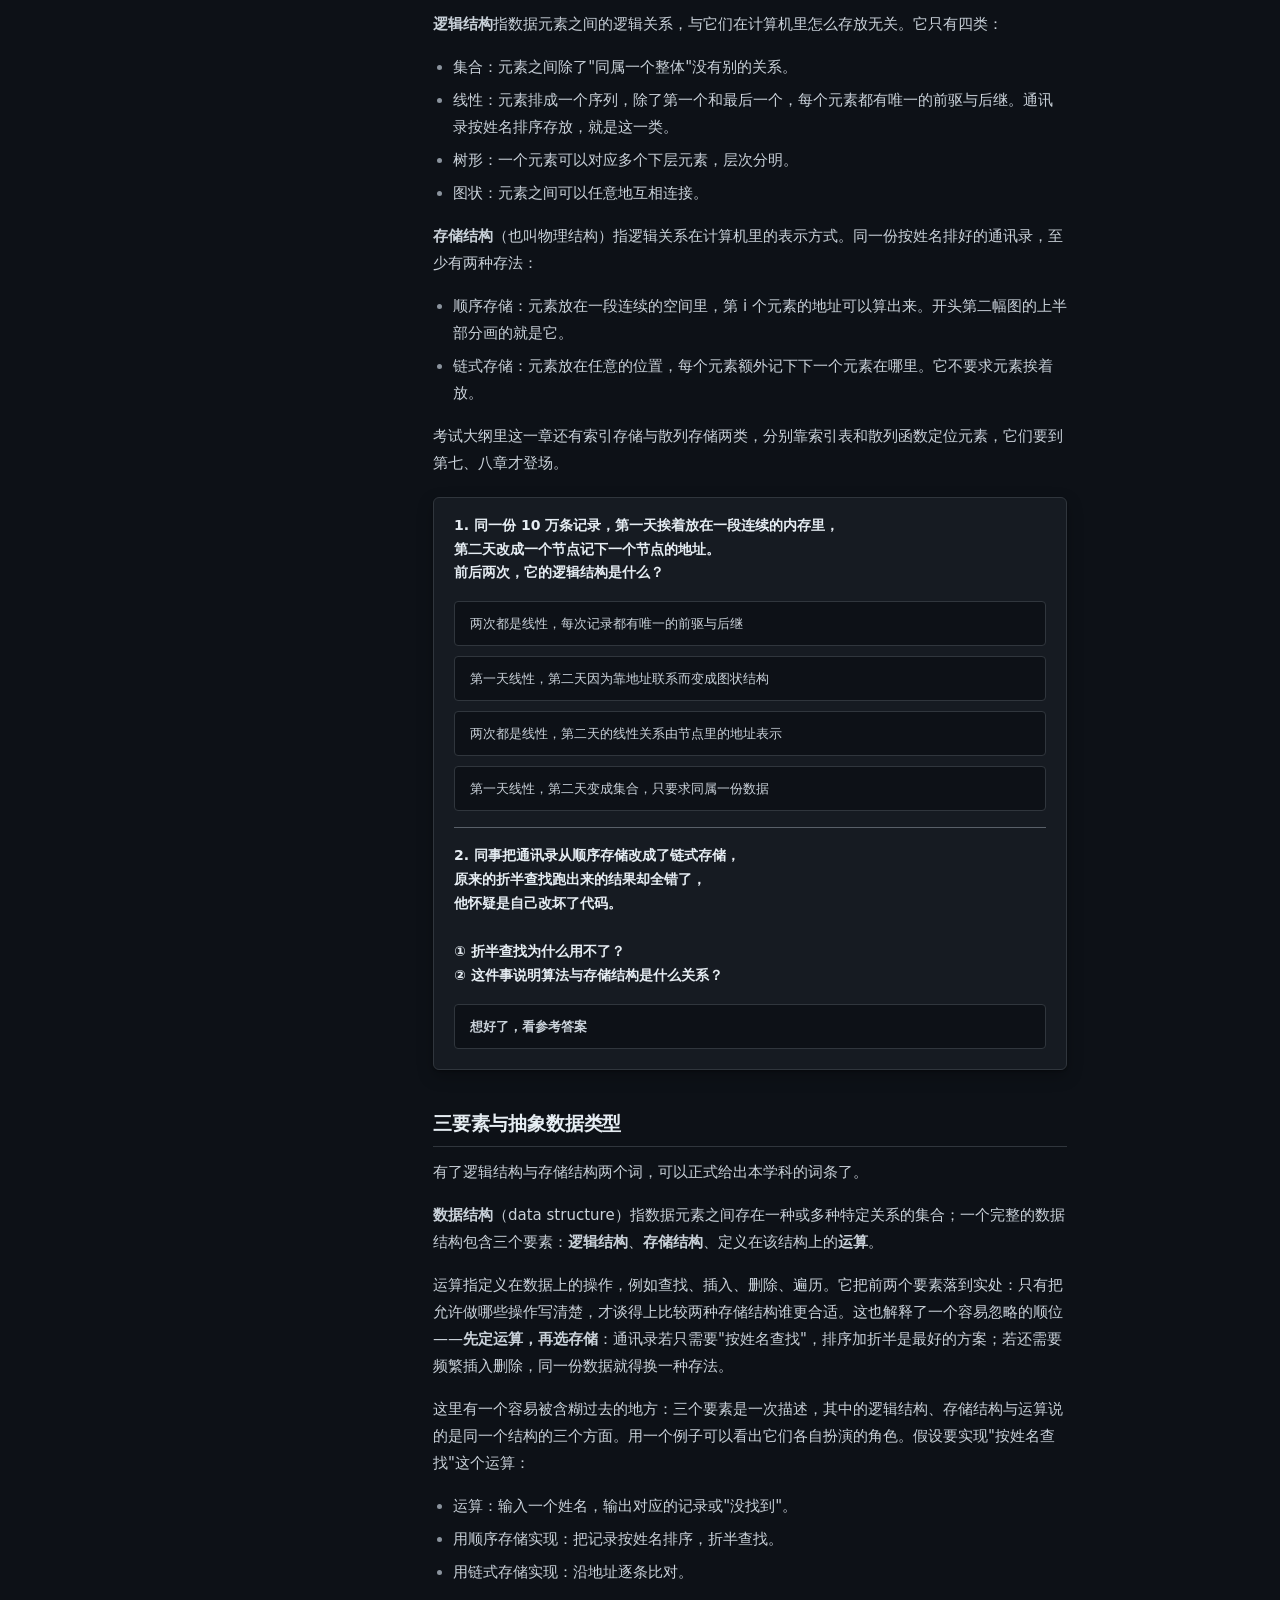
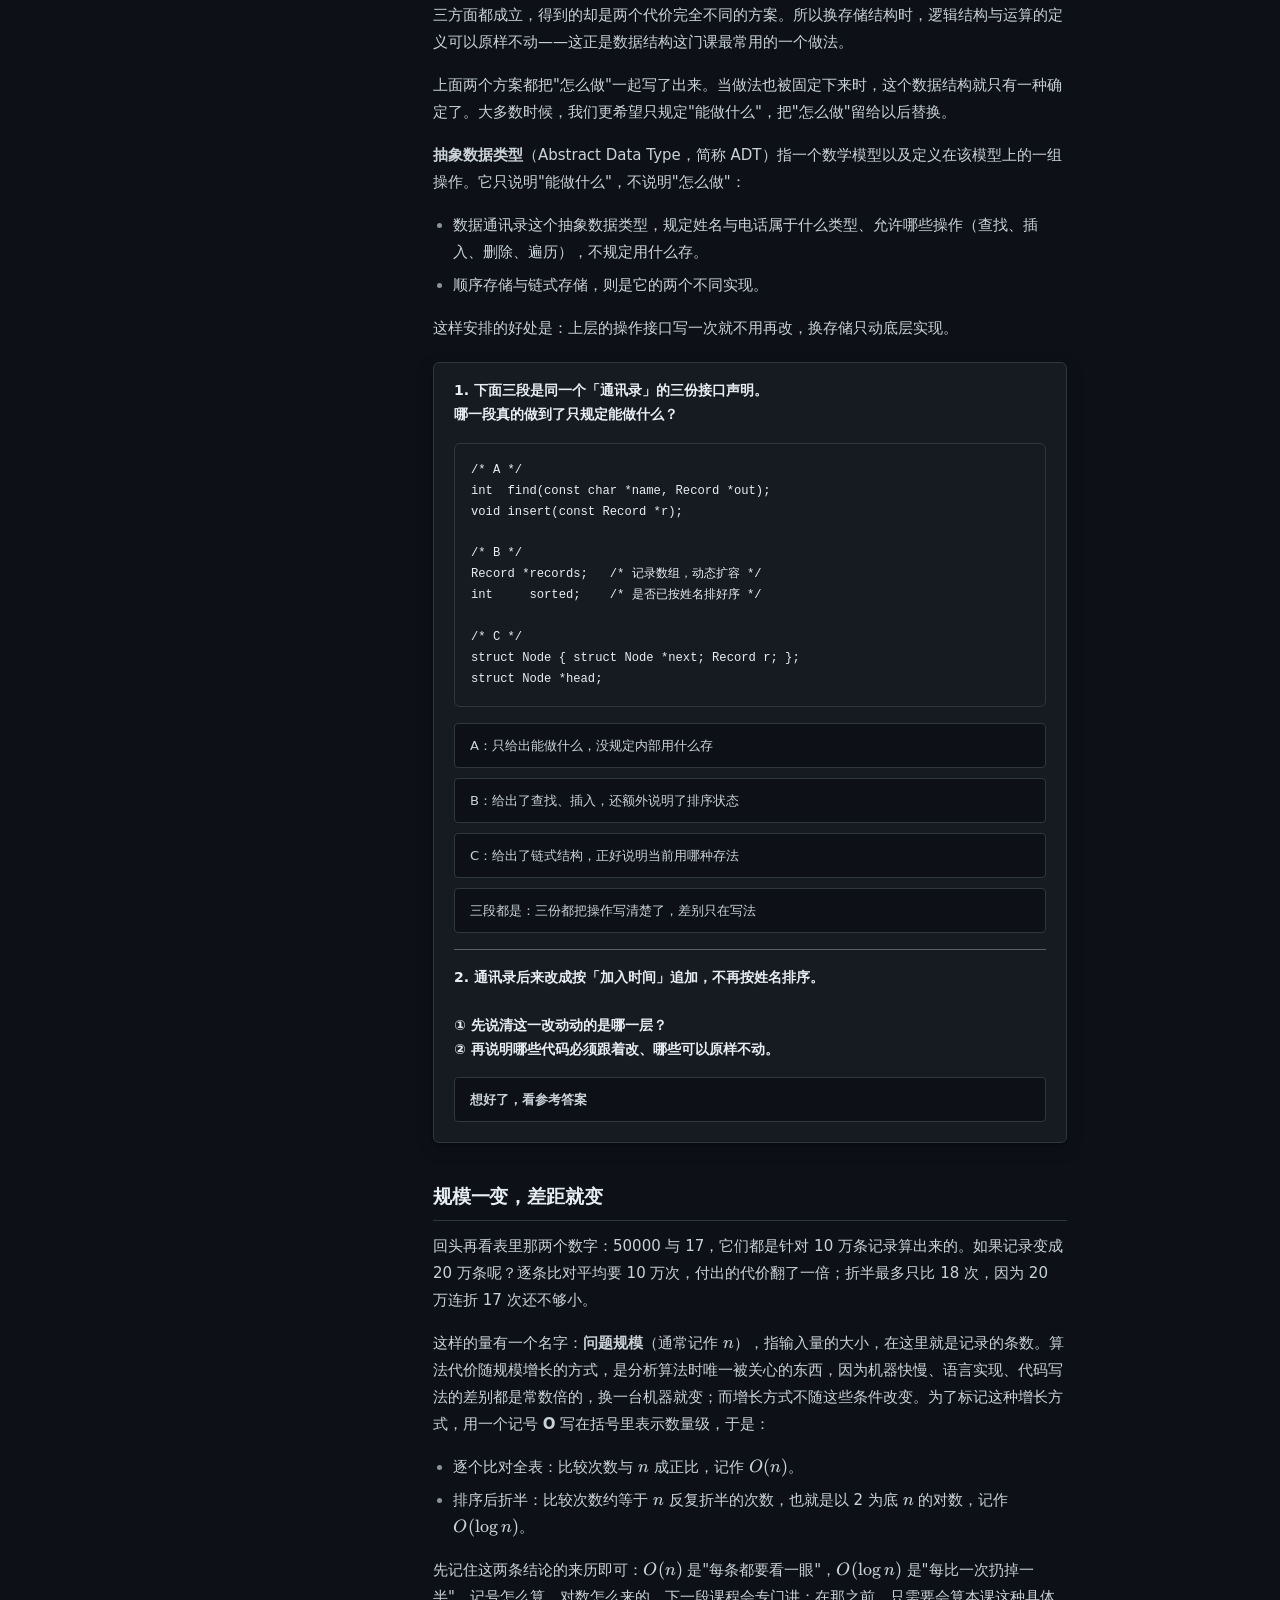
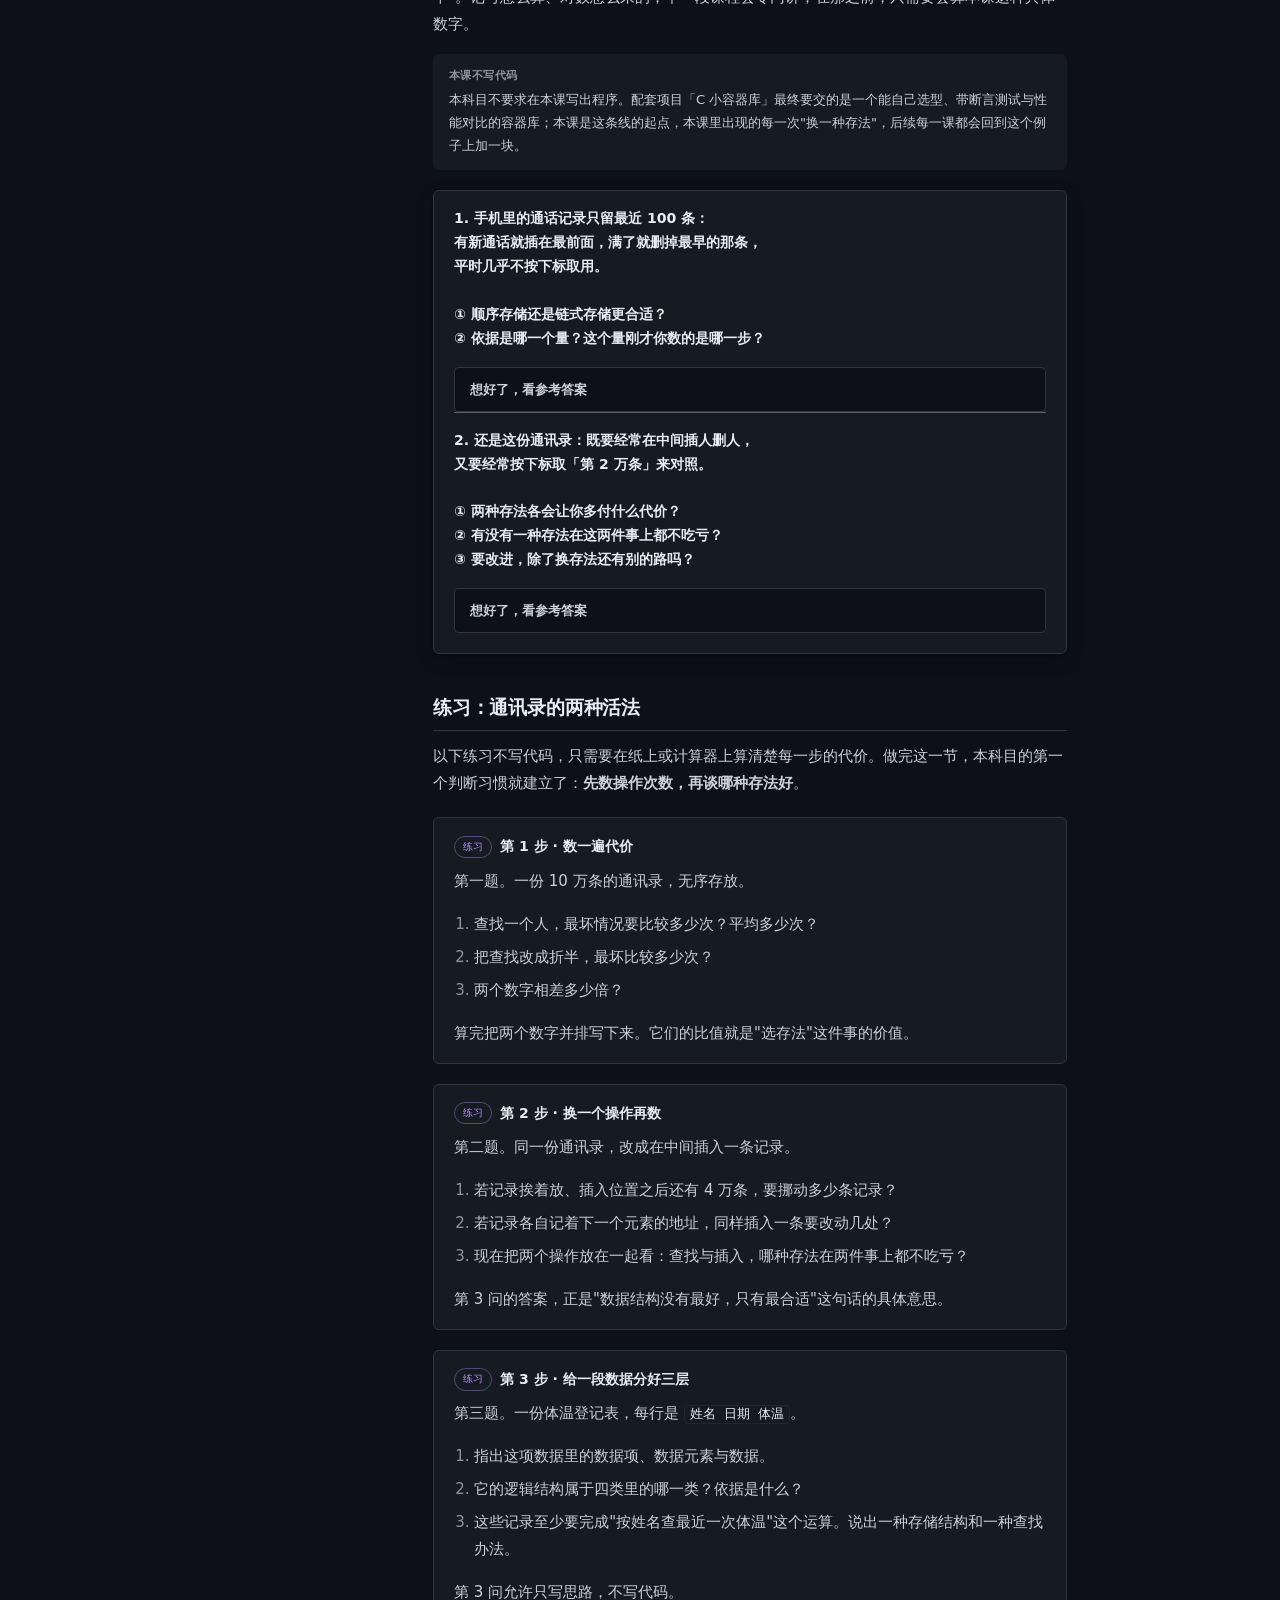
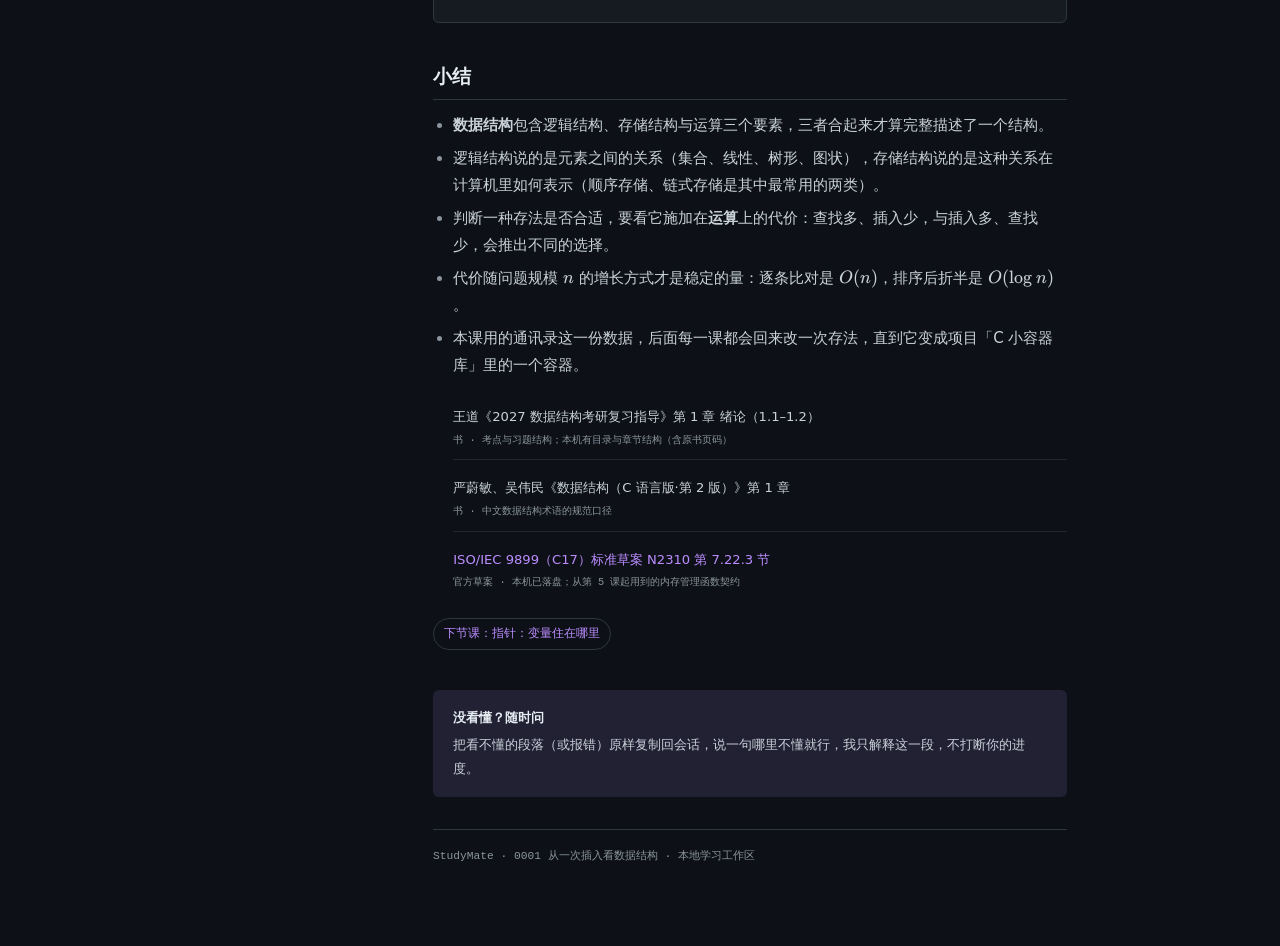
<file: .learning/subjects/data-structures/lessons/0001-intro.html>
<!DOCTYPE html>
<html lang="zh-CN" data-theme="dark">
<head>
<meta charset="UTF-8">
<meta name="viewport" content="width=device-width, initial-scale=1">
<title>从一次插入看数据结构 · 数据结构（408）</title>

<!-- 共享层在 .learning/assets/，课件在 .learning/subjects/<slug>/lessons/ 下，所以是 ../../../assets/ -->
<link rel="stylesheet" href="../../../assets/sayo/sayo.css">
<link rel="stylesheet" href="../../../assets/learn-theme.css">
<link rel="stylesheet" href="../assets/style.css">

<!-- 主题要在首帧前应用，避免闪白/闪黑 -->
<script src="../../../assets/learn-theme.js"></script>
<script>LearnTheme.apply();</script>
</head>

<body class="lesson-body">

<nav class="lesson-bar">
  <a href="../index.html">← 返回课程</a>
  <span>数据结构（408）</span>
  <span class="lesson-bar__no">0001</span>
  <!-- 课件页自带主题开关：学生从文件管理器直接打开课件时也能切暗色 -->
  <label class="syo-toggle syo-toggle--theme lesson-bar__toggle" title="切换深浅主题" aria-label="切换深浅主题">
    <input type="checkbox" id="lesson-theme-checkbox" checked>
    <span class="syo-toggle-track"></span>
    <span class="syo-toggle-knob">
      <svg class="syo-toggle-sun" viewBox="0 0 20 20" fill="none" aria-hidden="true"><circle cx="10" cy="10" r="3.5" stroke="#f57c00" stroke-width="1.5"/><path d="M10 2v2.5M10 15.5V18M2 10h2.5M15.5 10H18M4.34 4.34l1.77 1.77M13.89 13.89l1.77 1.77M4.34 15.66l1.77-1.77M13.89 6.11l1.77-1.77" stroke="#f57c00" stroke-width="1.2" stroke-linecap="round"/></svg>
      <svg class="syo-toggle-moon" viewBox="0 0 20 20" fill="none" aria-hidden="true"><path d="M16.5 12.5A6 6 0 019 4.5a6 6 0 007.5 8z" stroke="#5c6bc0" stroke-width="1.5" stroke-linejoin="round"/></svg>
    </span>
  </label>
</nav>

<article class="lesson">

  <header class="lesson-header">
    <span class="lesson-header__eyebrow">0001 · 从一次插入看数据结构</span>
    <h1>从一次插入看数据结构</h1>
    <p class="lesson-goal"><b>本节目标：</b>能说清同一份数据换一种存法之后，哪一步变便宜、哪一步变贵。</p>
  </header>

  <!-- ── 正文：渲染器按内容文件（lessons/<序号>-<节点id>.md）产出，块词汇见 docs/规范/课件内容格式.md ── -->

  <h2>一个学生每天都在碰的问题</h2>

  <p>假设手机通讯录里存着 10 万条记录。要找一个人，不记得他排在哪儿，只知道姓名。</p>

  <p>最直接的办法是从第一条开始，一条一条比对，直到名字对上。平均要比到一半，也就是 5 万次；运气最差的时候，10 万条全部比完。</p>

  <p>换一个前提再看：这 10 万条记录在存入时，就按姓名排好了序。此时可以从整份通讯录的中间那条开始比。比完一次，就能判断目标要么在左半边、要么在右半边——另一半永远不用看了。每比一次，剩下的范围就减半：</p>

  <figure class="lesson-figure lesson-figure--inline" role="img" aria-label="折半查找的范围逐次减半，从 10 万条一直缩到 1 条">
<svg viewBox="0 0 640 280" role="img" aria-hidden="true" fill="currentColor" font-family="system-ui, 'Segoe UI', 'Microsoft YaHei', sans-serif">
<defs><marker id="tip" viewBox="0 0 10 10" refX="9" refY="5" markerWidth="7" markerHeight="7" orient="auto-start-reverse"><path d="M 0 0 L 10 5 L 0 10 z" fill="currentColor"/></marker></defs>
<text x="16" y="26" text-anchor="start" font-size="15">折半查找：每比一次，剩下的范围少一半</text>
<g fill="none">
<rect x="130" y="44" width="400.0" height="26" rx="4" fill="currentColor" fill-opacity="0.10" stroke="currentColor" stroke-width="1.5"/>
<rect x="130" y="78" width="200.0" height="26" rx="4" fill="currentColor" fill-opacity="0.10" stroke="currentColor" stroke-width="1.5"/>
<rect x="130" y="112" width="100.0" height="26" rx="4" fill="currentColor" fill-opacity="0.10" stroke="currentColor" stroke-width="1.5"/>
<rect x="130" y="146" width="78.0" height="26" rx="4" fill="currentColor" fill-opacity="0.10" stroke="currentColor" stroke-width="1.5"/>
<rect x="130" y="180" width="78.0" height="26" rx="4" fill="currentColor" fill-opacity="0.10" stroke="currentColor" stroke-width="1.5"/>
<rect x="130" y="214" width="3" height="26" rx="1" fill="currentColor" fill-opacity="0.35"/>
</g>
<text x="118" y="62.0" text-anchor="end" font-size="13">第 1 次</text>
<text x="140" y="62.0" text-anchor="start" font-size="13">剩下 100000</text>
<text x="118" y="96.0" text-anchor="end" font-size="13">第 2 次</text>
<text x="140" y="96.0" text-anchor="start" font-size="13">剩下 50000</text>
<text x="118" y="130.0" text-anchor="end" font-size="13">第 3 次</text>
<text x="140" y="130.0" text-anchor="start" font-size="13">剩下 25000</text>
<text x="118" y="164.0" text-anchor="end" font-size="13">第 4 次</text>
<text x="140" y="164.0" text-anchor="start" font-size="13">剩下 12500</text>
<text x="118" y="198.0" text-anchor="end" font-size="13">第 5 次</text>
<text x="140" y="198.0" text-anchor="start" font-size="13">剩下 6250</text>
<text x="118" y="232.0" text-anchor="end" font-size="13">第 8 次</text>
<text x="142" y="232.0" text-anchor="start" font-size="13">剩下 781</text>
<text x="118" y="260" text-anchor="end" font-size="13">……</text>
<text x="118" y="266" text-anchor="end" font-size="13" dominant-baseline="middle">第 17 次</text>
<line x1="134" y1="250" x2="134" y2="266" stroke="currentColor" stroke-width="1.5"/>
<line x1="134" y1="266" x2="142" y2="266" stroke="currentColor" stroke-width="1.5" marker-end="url(#tip)"/>
<text x="148" y="266" font-size="14" dominant-baseline="middle">剩下 1 个，就是它</text>
</svg>

    <figcaption>图 1 · 折半查找每比较一次，候选范围就减半，第 17 次缩到 1 条</figcaption>
  </figure>

  <p>从 10 万开始连续折半，折到第 17 次，剩下的范围就缩到了 1 条。也就是说，最坏情况下比较 17 次，就能把目标确定下来。</p>

  <p>同一份数据，两种存法：</p>

  <table>
    <thead>
      <tr><th>存法</th><th>按姓名查找一次，平均要比较几次</th></tr>
    </thead>
    <tbody>
      <tr><td>无序存放</td><td>50000</td></tr>
      <tr><td>按姓名排序存放</td><td>不超过 17</td></tr>
    </tbody>
  </table>

  <p>两种存法里躺着的是同一批记录，逐条比较这个动作也一模一样，代价却差了约三千倍。差别只在于：数据按什么方式组织。</p>

  <p>换个角度，通讯录还要反复插人、删人。往一份按姓名排好序的记录里插入一条新记录，如果这些记录在内存里是挨着放的，那么插入位置之后的每一条都得往后挪一格；如果记录之间由"下一个元素在哪个地址"联系起来，那么插入只需要改动两处记录：</p>

  <figure class="lesson-figure lesson-figure--inline" role="img" aria-label="上排是挨着存放的记录插入一条时后面三格整体右移，下排是各自记着下一个元素地址的记录插入时只改两处">
<svg viewBox="0 0 640 330" role="img" aria-hidden="true" fill="currentColor" font-family="system-ui, 'Segoe UI', 'Microsoft YaHei', sans-serif">
<defs><marker id="tip" viewBox="0 0 10 10" refX="9" refY="5" markerWidth="7" markerHeight="7" orient="auto-start-reverse"><path d="M 0 0 L 10 5 L 0 10 z" fill="currentColor"/></marker></defs>
<text x="16" y="18" text-anchor="start" font-size="15">顺序存储：在这一格插入，它后面每一格都要腾位置</text>
<g fill="none">
<rect x="50" y="40" width="62" height="46" rx="0" stroke="currentColor" stroke-width="1.5"/>
<rect x="112" y="40" width="62" height="46" rx="0" stroke="currentColor" stroke-width="1.5"/>
<rect x="174" y="40" width="62" height="46" rx="0" stroke="currentColor" stroke-width="1.5"/>
<rect x="236" y="40" width="62" height="46" rx="0" stroke="currentColor" stroke-width="1.5"/>
<rect x="298" y="40" width="62" height="46" rx="0" stroke="currentColor" stroke-width="1.5"/>
<rect x="360" y="40" width="62" height="46" rx="0" stroke="currentColor" stroke-width="1.5"/>
</g>
<text x="81.0" y="68.0" text-anchor="middle" font-size="14">0</text>
<text x="143.0" y="68.0" text-anchor="middle" font-size="14">2</text>
<text x="205.0" y="68.0" text-anchor="middle" font-size="14">新</text>
<text x="267.0" y="68.0" text-anchor="middle" font-size="14">6</text>
<text x="329.0" y="68.0" text-anchor="middle" font-size="14">8</text>
<text x="391.0" y="68.0" text-anchor="middle" font-size="14">10</text>
<line x1="264.0" y1="30" x2="275.0" y2="30" stroke="currentColor" stroke-width="1.5" marker-end="url(#tip)"/>
<line x1="326.0" y1="30" x2="337.0" y2="30" stroke="currentColor" stroke-width="1.5" marker-end="url(#tip)"/>
<line x1="388.0" y1="30" x2="399.0" y2="30" stroke="currentColor" stroke-width="1.5" marker-end="url(#tip)"/>
<text x="329.0" y="112" text-anchor="middle" font-size="14">移动 3 个元素</text>
<text x="16" y="176" text-anchor="start" font-size="15">链式存储：同一件事只改两处记录，数据本身一格都不用动</text>
<g fill="none">
<rect x="40" y="200" width="96" height="46" rx="6" stroke="currentColor" stroke-width="1.5"/>
<rect x="150" y="200" width="96" height="46" rx="6" stroke="currentColor" stroke-width="1.5"/>
<rect x="260" y="200" width="96" height="28" rx="6" stroke="currentColor" stroke-width="1.5"/>
<rect x="420" y="200" width="96" height="46" rx="6" stroke="currentColor" stroke-width="1.5"/>
<rect x="530" y="200" width="96" height="46" rx="6" stroke="currentColor" stroke-width="1.5"/>
</g>
<text x="88" y="228.0" text-anchor="middle" font-size="14">记录 0</text>
<text x="198" y="228.0" text-anchor="middle" font-size="14">记录 1</text>
<text x="308" y="219" text-anchor="middle" font-size="13">新记录</text>
<text x="468" y="228.0" text-anchor="middle" font-size="14">记录 2</text>
<text x="578" y="228.0" text-anchor="middle" font-size="14">记录 3</text>
<line x1="246" y1="248" x2="420" y2="248" stroke="currentColor" stroke-width="1.5" stroke-dasharray="4 4"/>
<text x="308" y="268" text-anchor="middle" font-size="13">插入前由记录 1 指向记录 2</text>
<line x1="246" y1="214" x2="256" y2="214" stroke="currentColor" stroke-width="1.5" marker-end="url(#tip)"/>
<line x1="356" y1="214" x2="416" y2="214" stroke="currentColor" stroke-width="1.5" marker-end="url(#tip)"/>
<text x="320.0" y="300" text-anchor="middle" font-size="14">只改两处记录：记录 1 记下新记录的地址，新记录记下记录 2 的地址</text>
</svg>

    <figcaption>图 2 · 同一件事在两种存法下的动作次数</figcaption>
  </figure>

  <h2>存法决定每一步的代价</h2>

  <p>上面两件事合起来说明了一个判断：<b>选择一种存法，等于同时给所有操作定下了代价</b>。按姓名查找在排序存放时变得极快，插入却可能牵动一大片数据；靠元素之间记地址的存法插入很省事，查找时却只能沿着这些地址一条条走下去。折半查找凭什么能直接跳到中间那一条？因为记录之间挨着放、每条的宽度相同，地址可以算出来；一旦改成靠地址联系，这套算法立刻失效。</p>

  <p>把这两件事写成一张表，就是本课要建立的第一个判断习惯——先数一数，哪种操作出现得最多：</p>

  <table>
    <thead>
      <tr><th>要做的操作</th><th>连续存放、按下标取用</th><th>靠地址联系</th></tr>
    </thead>
    <tbody>
      <tr><td>取第 i 个元素</td><td>地址一步算出</td><td>从头走 i 步</td></tr>
      <tr><td>按姓名查找</td><td>从头逐条比对；若已排序则可折半</td><td>从头逐条比对</td></tr>
      <tr><td>在中间插入或删除</td><td>后面一片都要挪动</td><td>改动两处记录</td></tr>
      <tr><td>顺序遍历全部元素</td><td>挨着走过</td><td>沿地址走过</td></tr>
      <tr><td>每存一个元素的空间开销</td><td>只有记录本身</td><td>记录本身再加一处地址</td></tr>
    </tbody>
  </table>

  <div class="quiz" data-quiz='[
  {
    "q": "通讯录里一条记录是「张三 · 13800000000 · 家人」。\n有人顺手写了一句注释：\n\n```c\n/* 数据项：一条通讯录记录 */\n```\n\n这句注释错在哪？",
    "opts": [
      "错在层次：「张三」这类字段才是数据项，整条记录是数据元素",
      "错在名字：整条记录该叫「数据」，各字段才叫「数据元素」",
      "错在数量：一条记录由数据项组成，数据项不能只有三个",
      "没错：数据项就是数据元素，两种叫法指的是同一个单位"
    ],
    "ans": 0,
    "why": "数据项是描述对象的最小单位：姓名、电话、分组。\n一条记录由若干数据项组成，这个能独立对待的单位叫数据元素。\n三层的包含关系是：数据 &gt; 数据元素 &gt; 数据项。\n选项 4 把上下两层说成同一个东西，正是本课要拆开的那一步。"
  },
  {
    "q": "一份体温登记表，每行是「姓名 日期 体温」，全校的记录合起来是一张表。\n\n① 指出这项数据里的数据项、数据元素与数据各是什么。\n② 数据项与数据元素的关系，用一句话说清。",
    "answer": "① 数据项：姓名、日期、体温，是描述一次登记的最小单位。\n数据元素：一行登记「张三 3-14 36.5」。\n它由三个数据项组成，是数据的基本单位。\n数据：全校所有行合起来的那张表。\n\n② 一个数据元素由若干数据项组成；\n数据项是最小单位，不再往下分，数据元素是能独立对待的那个单位。",
    "criteria": "① 三个层次各指对一样东西，得 2 分；\n把整行当数据项、或把单个字段当数据元素，这一条不给分。\n② 说出「元素由项组成、项是最小单位」这层包含关系，得 2 分。\n只重复术语名称、说不清谁包含谁，不给分。"
  }
]'></div>

  <h2>换来换去的到底是什么</h2>

  <p>到这里，被换来换去的东西还没有名字。通讯录里，姓名、电话、分组是三项最小的单位，称为<b>数据项</b>（data item）；一条完整的记录由若干数据项组成，这样一个能独立对待的单位称为<b>数据元素</b>（data element），它是数据的基本单位；全部记录合起来构成<b>数据</b>（data）。三者的关系是逐层包含的：</p>

  <ul>
    <li>数据项：姓名、电话、分组，是描述一个对象的最小单位。</li>
    <li>数据元素：一条通讯录记录，由三个数据项组成，是数据的基本单位。</li>
    <li>数据：10 万条记录的全集。</li>
  </ul>

  <p>回想刚才换过的东西：折半查找那一次，改动的是元素的存放方式，记录本身的三个数据项一个都没变。可见记录之间的关系（谁挨着谁）与记录本身在内存里怎么放，是两件可以分开看待的事。计算机学科把前一件称为<b>逻辑结构</b>，后一件称为<b>存储结构</b>。</p>

  <p><b>逻辑结构</b>指数据元素之间的逻辑关系，与它们在计算机里怎么存放无关。它只有四类：</p>

  <ul>
    <li>集合：元素之间除了"同属一个整体"没有别的关系。</li>
    <li>线性：元素排成一个序列，除了第一个和最后一个，每个元素都有唯一的前驱与后继。通讯录按姓名排序存放，就是这一类。</li>
    <li>树形：一个元素可以对应多个下层元素，层次分明。</li>
    <li>图状：元素之间可以任意地互相连接。</li>
  </ul>

  <p><b>存储结构</b>（也叫物理结构）指逻辑关系在计算机里的表示方式。同一份按姓名排好的通讯录，至少有两种存法：</p>

  <ul>
    <li>顺序存储：元素放在一段连续的空间里，第 i 个元素的地址可以算出来。开头第二幅图的上半部分画的就是它。</li>
    <li>链式存储：元素放在任意的位置，每个元素额外记下下一个元素在哪里。它不要求元素挨着放。</li>
  </ul>

  <p>考试大纲里这一章还有索引存储与散列存储两类，分别靠索引表和散列函数定位元素，它们要到第七、八章才登场。</p>

  <div class="quiz" data-quiz='[
  {
    "q": "同一份 10 万条记录，第一天挨着放在一段连续的内存里，\n第二天改成一个节点记下一个节点的地址。\n前后两次，它的逻辑结构是什么？",
    "opts": [
      "两次都是线性，每次记录都有唯一的前驱与后继",
      "第一天线性，第二天因为靠地址联系而变成图状结构",
      "两次都是线性，第二天的线性关系由节点里的地址表示",
      "第一天线性，第二天变成集合，只要求同属一份数据"
    ],
    "ans": 0,
    "why": "逻辑结构只看元素之间的关系：每条记录有唯一的前驱与后继，就是线性。\n改存法换掉的是存储结构：\n同样这份线性关系，一次靠「挨着放」表示，一次靠「记下下一个的地址」表示。\n这份关系本身没动，所以两次都是线性。"
  },
  {
    "q": "同事把通讯录从顺序存储改成了链式存储，\n原来的折半查找跑出来的结果却全错了，\n他怀疑是自己改坏了代码。\n\n① 折半查找为什么用不了？\n② 这件事说明算法与存储结构是什么关系？",
    "answer": "① 折半查找每一步都要直接跳到当前范围的中间那条记录，\n这一步靠的是「记录挨着放、每条宽度相同」，地址能算出来。\n换成链式存储以后，节点散落在内存各处，\n要碰到中间那条只能从头一个个走，跳不过去。\n\n② 算法能做什么，受存储结构支持什么操作制约。\n存储结构一换，有些算法就失去了前提，得换算法。\n代码没有写坏，是前提不成立了。",
    "criteria": "① 说出「折半要靠算地址直接跳」这个前提，得 2 分；\n再说出链式存储只能从头走 i 步、跳不过去，得 1 分。\n② 说出算法的可行性取决于存储结构提供的能力，得 2 分。\n只答「链表不能随机访问」而没有回到折半那一步的，第 ① 条不给分。"
  }
]'></div>

  <h2>三要素与抽象数据类型</h2>

  <p>有了逻辑结构与存储结构两个词，可以正式给出本学科的词条了。</p>

  <p><b>数据结构</b>（data structure）指数据元素之间存在一种或多种特定关系的集合；一个完整的数据结构包含三个要素：<b>逻辑结构</b>、<b>存储结构</b>、定义在该结构上的<b>运算</b>。</p>

  <p>运算指定义在数据上的操作，例如查找、插入、删除、遍历。它把前两个要素落到实处：只有把允许做哪些操作写清楚，才谈得上比较两种存储结构谁更合适。这也解释了一个容易忽略的顺位——<b>先定运算，再选存储</b>：通讯录若只需要"按姓名查找"，排序加折半是最好的方案；若还需要频繁插入删除，同一份数据就得换一种存法。</p>

  <p>这里有一个容易被含糊过去的地方：三个要素是一次描述，其中的逻辑结构、存储结构与运算说的是同一个结构的三个方面。用一个例子可以看出它们各自扮演的角色。假设要实现"按姓名查找"这个运算：</p>

  <ul>
    <li>运算：输入一个姓名，输出对应的记录或"没找到"。</li>
    <li>用顺序存储实现：把记录按姓名排序，折半查找。</li>
    <li>用链式存储实现：沿地址逐条比对。</li>
  </ul>

  <p>三方面都成立，得到的却是两个代价完全不同的方案。所以换存储结构时，逻辑结构与运算的定义可以原样不动——这正是数据结构这门课最常用的一个做法。</p>

  <p>上面两个方案都把"怎么做"一起写了出来。当做法也被固定下来时，这个数据结构就只有一种确定了。大多数时候，我们更希望只规定"能做什么"，把"怎么做"留给以后替换。</p>

  <p><b>抽象数据类型</b>（Abstract Data Type，简称 ADT）指一个数学模型以及定义在该模型上的一组操作。它只说明"能做什么"，不说明"怎么做"：</p>

  <ul>
    <li>数据通讯录这个抽象数据类型，规定姓名与电话属于什么类型、允许哪些操作（查找、插入、删除、遍历），不规定用什么存。</li>
    <li>顺序存储与链式存储，则是它的两个不同实现。</li>
  </ul>

  <p>这样安排的好处是：上层的操作接口写一次就不用再改，换存储只动底层实现。</p>

  <div class="quiz" data-quiz='[
  {
    "q": "下面三段是同一个「通讯录」的三份接口声明。\n哪一段真的做到了只规定能做什么？\n\n```c\n/* A */\nint  find(const char *name, Record *out);\nvoid insert(const Record *r);\n\n/* B */\nRecord *records;   /* 记录数组，动态扩容 */\nint     sorted;    /* 是否已按姓名排好序 */\n\n/* C */\nstruct Node { struct Node *next; Record r; };\nstruct Node *head;\n```",
    "opts": [
      "A：只给出能做什么，没规定内部用什么存",
      "B：给出了查找、插入，还额外说明了排序状态",
      "C：给出了链式结构，正好说明当前用哪种存法",
      "三段都是：三份都把操作写清楚了，差别只在写法"
    ],
    "ans": 0,
    "why": "抽象数据类型只规定能做什么：操作的名字、输入与输出。\nA 三段都是操作，数组还是链表随便换，调用方都不用改。\nB 把内部字段和有序状态一起写出去了，\nC 把节点结构写成接口的一部分。\n后两者都把做法钉死了，换实现就得改调用方。"
  },
  {
    "q": "通讯录后来改成按「加入时间」追加，不再按姓名排序。\n\n① 先说清这一改动动的是哪一层？\n② 再说明哪些代码必须跟着改、哪些可以原样不动。",
    "answer": "① 动的是存储那一层：记录在内存里怎么组织、是否有序变了。\n接口上那条「按姓名查找」的定义仍然成立，它没变。\n\n② 必须跟着改的：查找的内部实现。\n维护有序的那段动作要撤掉，折半换成逐条比对，\n存储里的排序状态也要一起去掉。\n\n可以原样不动的：所有调用方。\n它们照旧写 find(\"张三\", &amp;out)，签名与含义都没变；\n调用方本来也看不到它内部是否排序。",
    "criteria": "① 说清改的是存储结构、不是运算的定义，得 2 分。\n② 指出内部实现必须改、调用方可以不动，得 2 分。\n只笼统答「数据结构的实现变了」而不区分这两层，第 ② 条不给分。"
  }
]'></div>

  <h2>规模一变，差距就变</h2>

  <p>回头再看表里那两个数字：50000 与 17，它们都是针对 10 万条记录算出来的。如果记录变成 20 万条呢？逐条比对平均要 10 万次，付出的代价翻了一倍；折半最多只比 18 次，因为 20 万连折 17 次还不够小。</p>

  <p>这样的量有一个名字：<b>问题规模</b>（通常记作 <span class="math-inline">n</span>），指输入量的大小，在这里就是记录的条数。算法代价随规模增长的方式，是分析算法时唯一被关心的东西，因为机器快慢、语言实现、代码写法的差别都是常数倍的，换一台机器就变；而增长方式不随这些条件改变。为了标记这种增长方式，用一个记号 <b>O</b> 写在括号里表示数量级，于是：</p>

  <ul>
    <li>逐个比对全表：比较次数与 <span class="math-inline">n</span> 成正比，记作 <span class="math-inline">O(n)</span>。</li>
    <li>排序后折半：比较次数约等于 <span class="math-inline">n</span> 反复折半的次数，也就是以 2 为底 <span class="math-inline">n</span> 的对数，记作 <span class="math-inline">O(\log n)</span>。</li>
  </ul>

  <p>先记住这两条结论的来历即可：<span class="math-inline">O(n)</span> 是"每条都要看一眼"，<span class="math-inline">O(\log n)</span> 是"每比一次扔掉一半"。记号怎么算、对数怎么来的，下一段课程会专门讲；在那之前，只需要会算本课这种具体数字。</p>

  <div class="lesson-note">
    <b>本课不写代码</b>
    <p>本科目不要求在本课写出程序。配套项目「C 小容器库」最终要交的是一个能自己选型、带断言测试与性能对比的容器库；本课是这条线的起点，本课里出现的每一次"换一种存法"，后续每一课都会回到这个例子上加一块。</p>
  </div>

  <div class="quiz" data-quiz='[
  {
    "q": "手机里的通话记录只留最近 100 条：\n有新通话就插在最前面，满了就删掉最早的那条，\n平时几乎不按下标取用。\n\n① 顺序存储还是链式存储更合适？\n② 依据是哪一个量？这个量刚才你数的是哪一步？",
    "answer": "① 链式存储更合适。\n\n② 依据是每种操作出现的次数。\n这里插入与删除最频繁，而且都发生在两端：\n链式存储在表头插入、删掉表尾都只改相邻记录的地址，一条元素都不挪；\n顺序存储每来一个新通话，就要把后面所有记录整体往后挪一格。\n每次操作都便宜，比单次最快更重要。",
    "criteria": "① 选链式存储，得 1 分。\n② 说出「按操作次数决定」，得 2 分；\n再说出插删都集中在两端、顺序存储每次都要挪动一片，得 1 分。\n只答「链表插入删除是 O(1)」而没有回到操作次数的，第 ② 条不给分。"
  },
  {
    "q": "还是这份通讯录：既要经常在中间插人删人，\n又要经常按下标取「第 2 万条」来对照。\n\n① 两种存法各会让你多付什么代价？\n② 有没有一种存法在这两件事上都不吃亏？\n③ 要改进，除了换存法还有别的路吗？",
    "answer": "① 顺序存储：存的时候取用很快，地址一步算出；\n每插一个人，插入位置后面的一片都要往后挪。\n链式存储：插入删除只改几处地址；\n取第 2 万条得从头走 2 万步。\n\n② 单靠这两种存法做不到两头都快。\n一个把代价压在插入上，一个压在取用上。\n\n③ 有别的路：把两种存法叠起来用。\n例如在记录上面再建一份索引，先用索引定位到那条附近的地址，\n再去实际的数据里操作；或者换一种跟这两种都不一样的存法。",
    "criteria": "① 两种存法各说对一处「多付什么」，得 2 分。\n② 答出单一存法不能两头都快，得 1 分。\n③ 说出「索引／另一种存法」这类第三条路，得 1 分；\n只要答出不是只能在两种里挑，就给分。"
  }
]'></div>

  <h2>练习：通讯录的两种活法</h2>

  <p>以下练习不写代码，只需要在纸上或计算器上算清楚每一步的代价。做完这一节，本科目的第一个判断习惯就建立了：<b>先数操作次数，再谈哪种存法好</b>。</p>

  <div class="lesson-practice">
    <div class="lesson-practice__head">
      <span class="lesson-practice__level">练习</span>
      <span class="lesson-practice__title">第 1 步 · 数一遍代价</span>
    </div>

      <p>第一题。一份 10 万条的通讯录，无序存放。</p>

      <ol>
        <li>查找一个人，最坏情况要比较多少次？平均多少次？</li>
        <li>把查找改成折半，最坏比较多少次？</li>
        <li>两个数字相差多少倍？</li>
      </ol>

      <p>算完把两个数字并排写下来。它们的比值就是"选存法"这件事的价值。</p>
  </div>

  <div class="lesson-practice">
    <div class="lesson-practice__head">
      <span class="lesson-practice__level">练习</span>
      <span class="lesson-practice__title">第 2 步 · 换一个操作再数</span>
    </div>

      <p>第二题。同一份通讯录，改成在中间插入一条记录。</p>

      <ol>
        <li>若记录挨着放、插入位置之后还有 4 万条，要挪动多少条记录？</li>
        <li>若记录各自记着下一个元素的地址，同样插入一条要改动几处？</li>
        <li>现在把两个操作放在一起看：查找与插入，哪种存法在两件事上都不吃亏？</li>
      </ol>

      <p>第 3 问的答案，正是"数据结构没有最好，只有最合适"这句话的具体意思。</p>
  </div>

  <div class="lesson-practice">
    <div class="lesson-practice__head">
      <span class="lesson-practice__level">练习</span>
      <span class="lesson-practice__title">第 3 步 · 给一段数据分好三层</span>
    </div>

      <p>第三题。一份体温登记表，每行是 <code>姓名 日期 体温</code>。</p>

      <ol>
        <li>指出这项数据里的数据项、数据元素与数据。</li>
        <li>它的逻辑结构属于四类里的哪一类？依据是什么？</li>
        <li>这些记录至少要完成"按姓名查最近一次体温"这个运算。说出一种存储结构和一种查找办法。</li>
      </ol>

      <p>第 3 问允许只写思路，不写代码。</p>
  </div>

  <h2>小结</h2>

  <ul>
    <li><b>数据结构</b>包含逻辑结构、存储结构与运算三个要素，三者合起来才算完整描述了一个结构。</li>
    <li>逻辑结构说的是元素之间的关系（集合、线性、树形、图状），存储结构说的是这种关系在计算机里如何表示（顺序存储、链式存储是其中最常用的两类）。</li>
    <li>判断一种存法是否合适，要看它施加在<b>运算</b>上的代价：查找多、插入少，与插入多、查找少，会推出不同的选择。</li>
    <li>代价随问题规模 <span class="math-inline">n</span> 的增长方式才是稳定的量：逐条比对是 <span class="math-inline">O(n)</span>，排序后折半是 <span class="math-inline">O(\log n)</span>。</li>
    <li>本课用的通讯录这一份数据，后面每一课都会回来改一次存法，直到它变成项目「C 小容器库」里的一个容器。</li>
  </ul>

  <ul class="lesson-resources">
    <li>王道《2027 数据结构考研复习指导》第 1 章 绪论（1.1–1.2）<span class="lesson-resources__meta">书 · 考点与习题结构；本机有目录与章节结构（含原书页码）</span></li>
    <li>严蔚敏、吴伟民《数据结构（C 语言版·第 2 版）》第 1 章<span class="lesson-resources__meta">书 · 中文数据结构术语的规范口径</span></li>
    <li><a href="https://www.open-std.org/jtc1/sc22/wg14/www/docs/n2310.pdf">ISO/IEC 9899（C17）标准草案 N2310 第 7.22.3 节</a><span class="lesson-resources__meta">官方草案 · 本机已落盘；从第 5 课起用到的内存管理函数契约</span></li>
  </ul>

  <div class="lesson-related">
    <a href="0002-c-recap.1.html">下节课：指针：变量住在哪里</a>
  </div>

  <!-- ── 提问提示：固定写法，别删 ── -->

  <div class="lesson-ask">
    <b>没看懂？随时问</b>
    把看不懂的段落（或报错）原样复制回会话，说一句哪里不懂就行，我只解释这一段，不打断你的进度。
  </div>

  <!-- ── 上/下节课指针由渲染器按 curriculum.yaml 的 nodes 顺序算（第一课无 --prev、最后一课无 --next） ── -->

  <nav class="lesson-nav" aria-label="上一课 / 下一课">
    <a class="lesson-nav__link lesson-nav__link--next" href="0002-c-recap.1.html">
      <span class="lesson-nav__dir">下节课</span>
      <span class="lesson-nav__title">指针：变量住在哪里</span>
    </a>
  </nav>

  <footer class="lesson-footer">
    StudyMate · 0001 从一次插入看数据结构 · 本地学习工作区
  </footer>

</article>

<script src="../../../assets/sayo/sayo.js"></script>
<link rel="stylesheet" href="../../../assets/katex/katex.min.css">
<script src="../../../assets/katex/katex.min.js" defer></script>
<script src="../../../assets/lesson-math.js" defer></script>
<script src="../assets/quiz.js" defer></script>
<script src="../assets/lesson-toc.js" defer></script>
<script>LearnTheme.wire(document.getElementById('lesson-theme-checkbox'));</script>
</body>
</html>
</file>
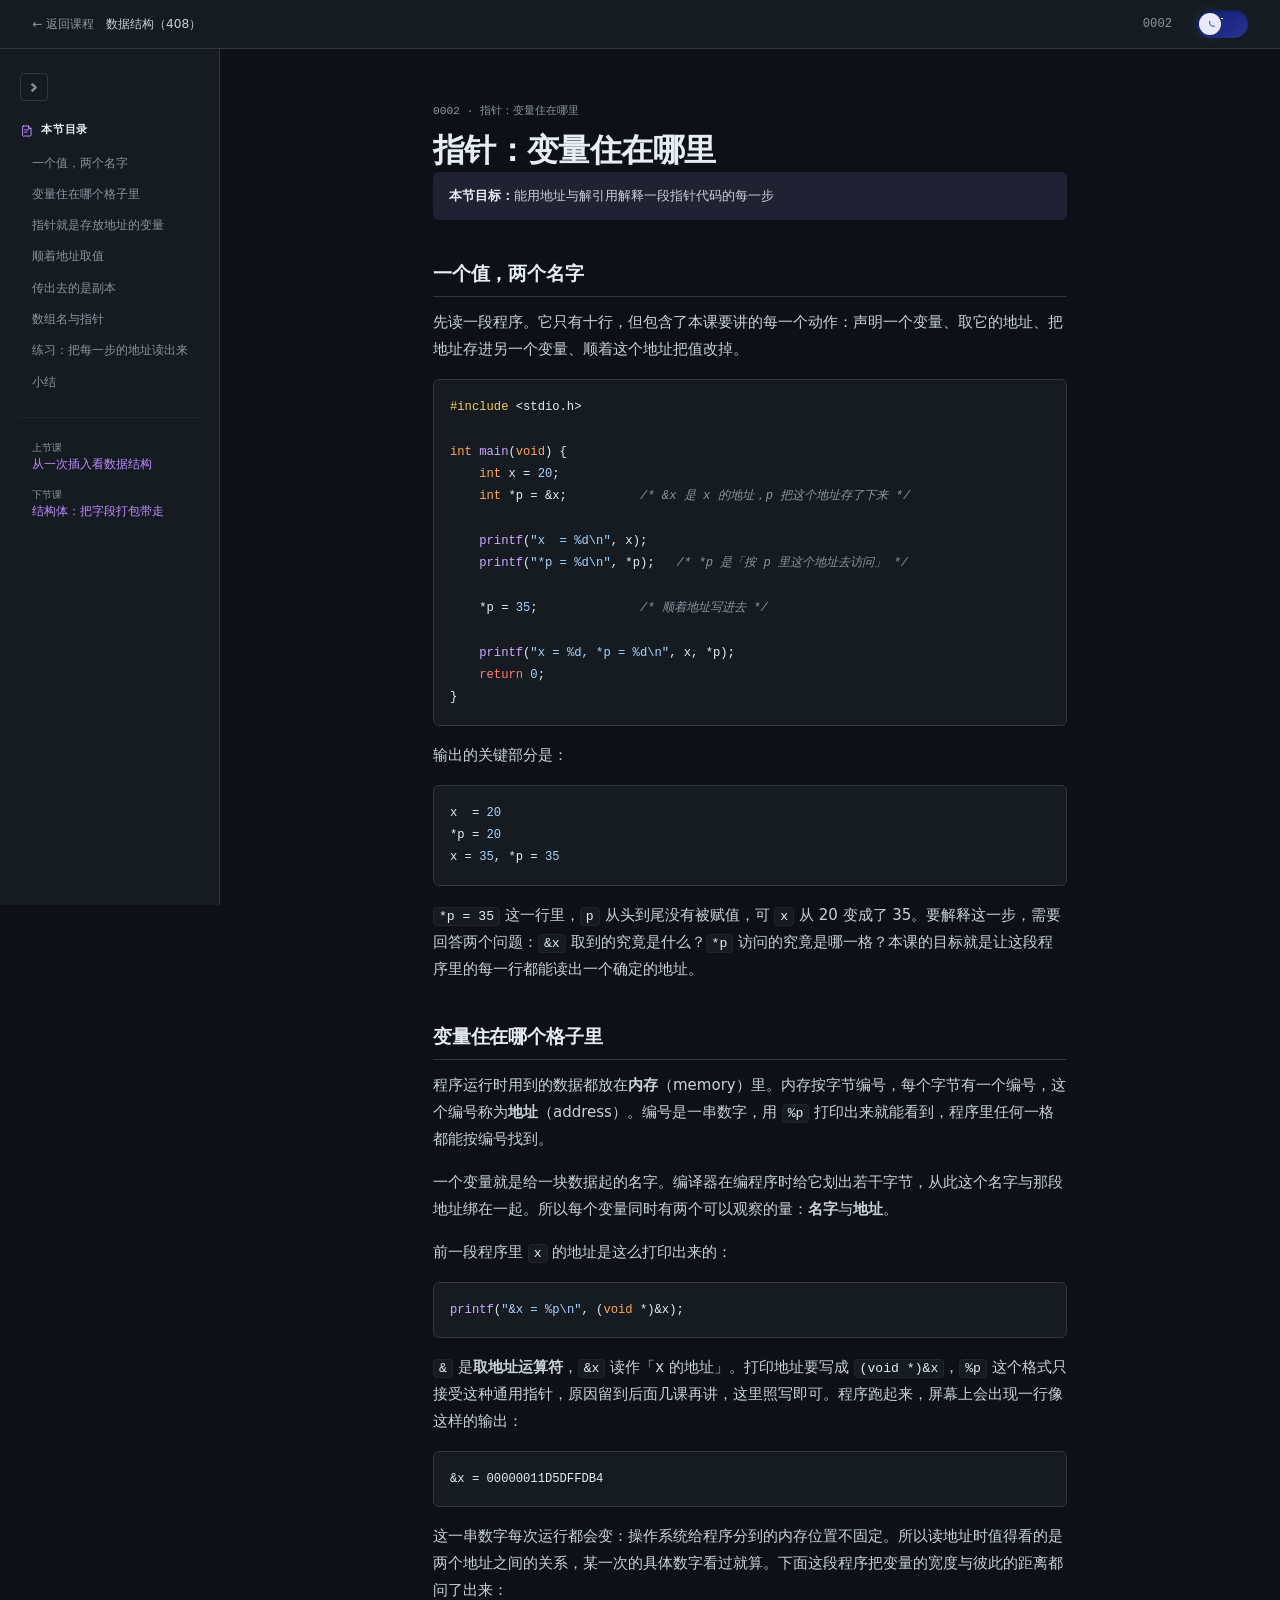
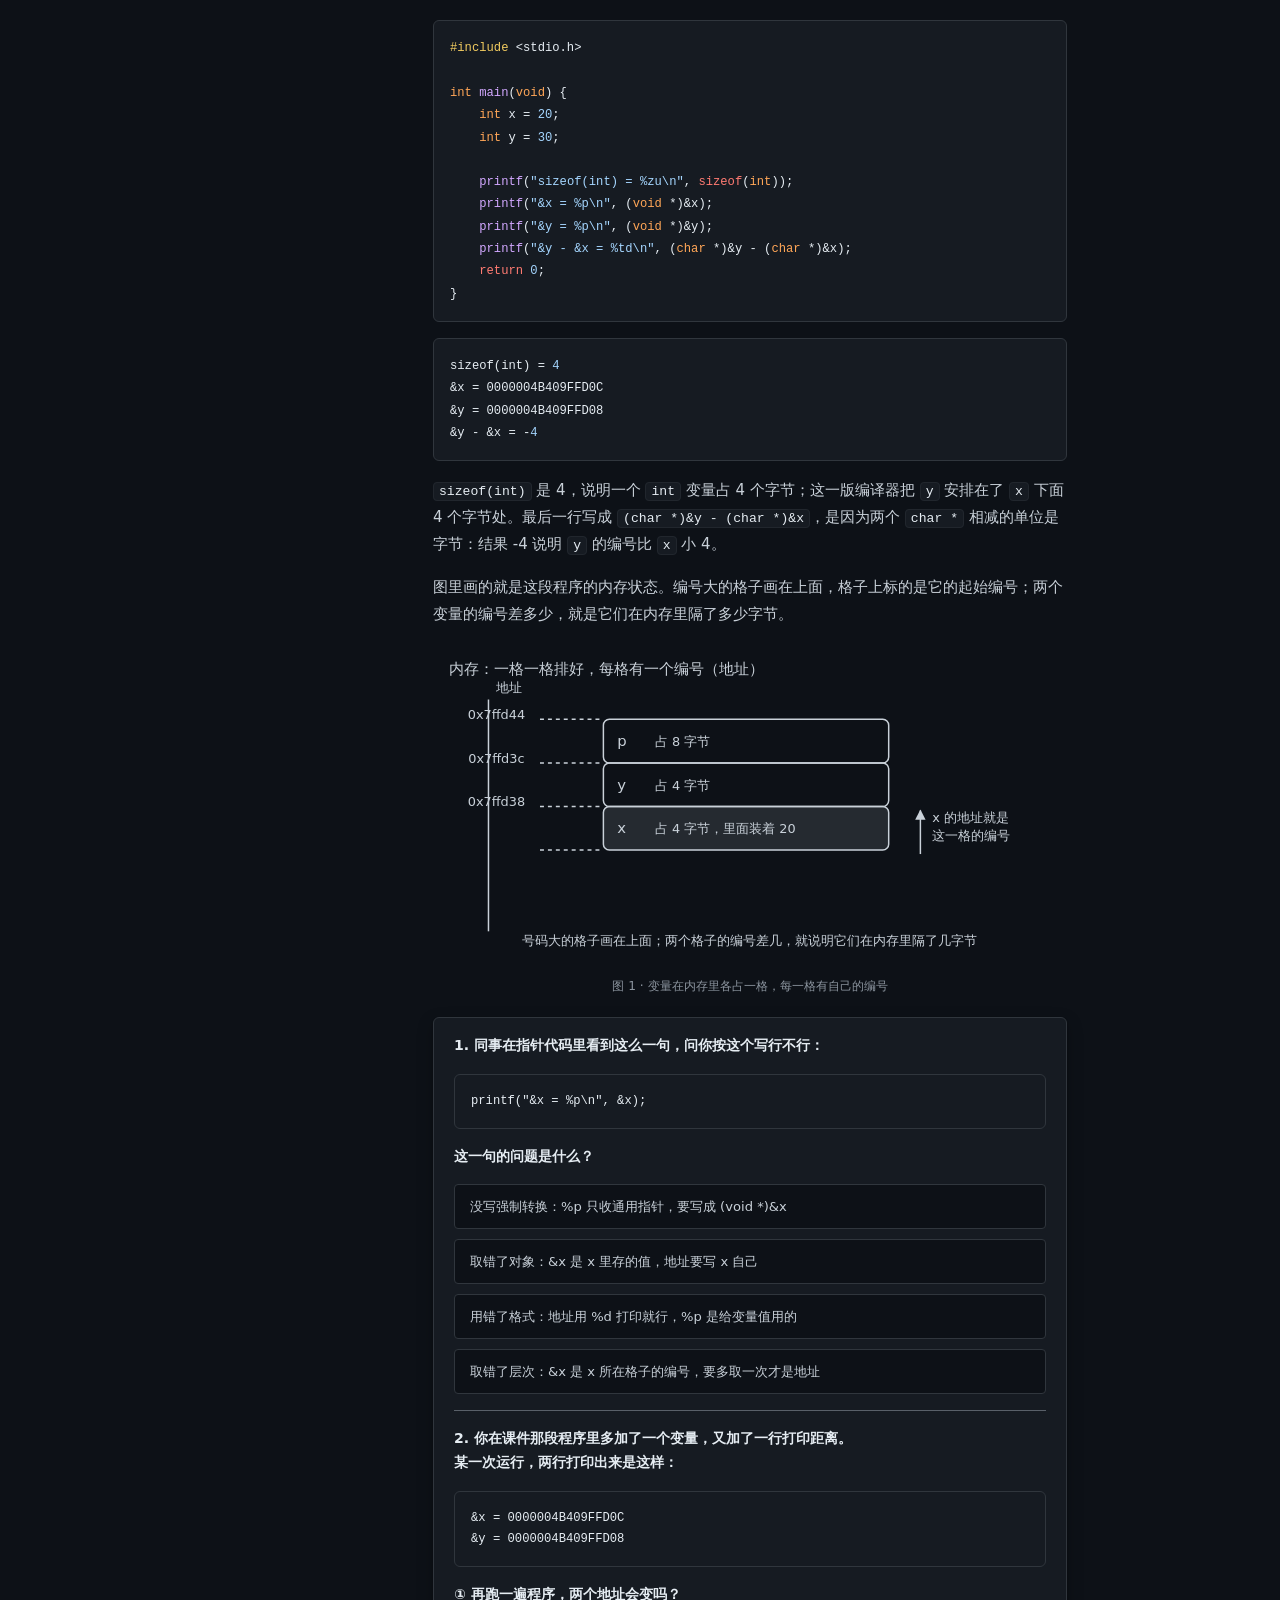
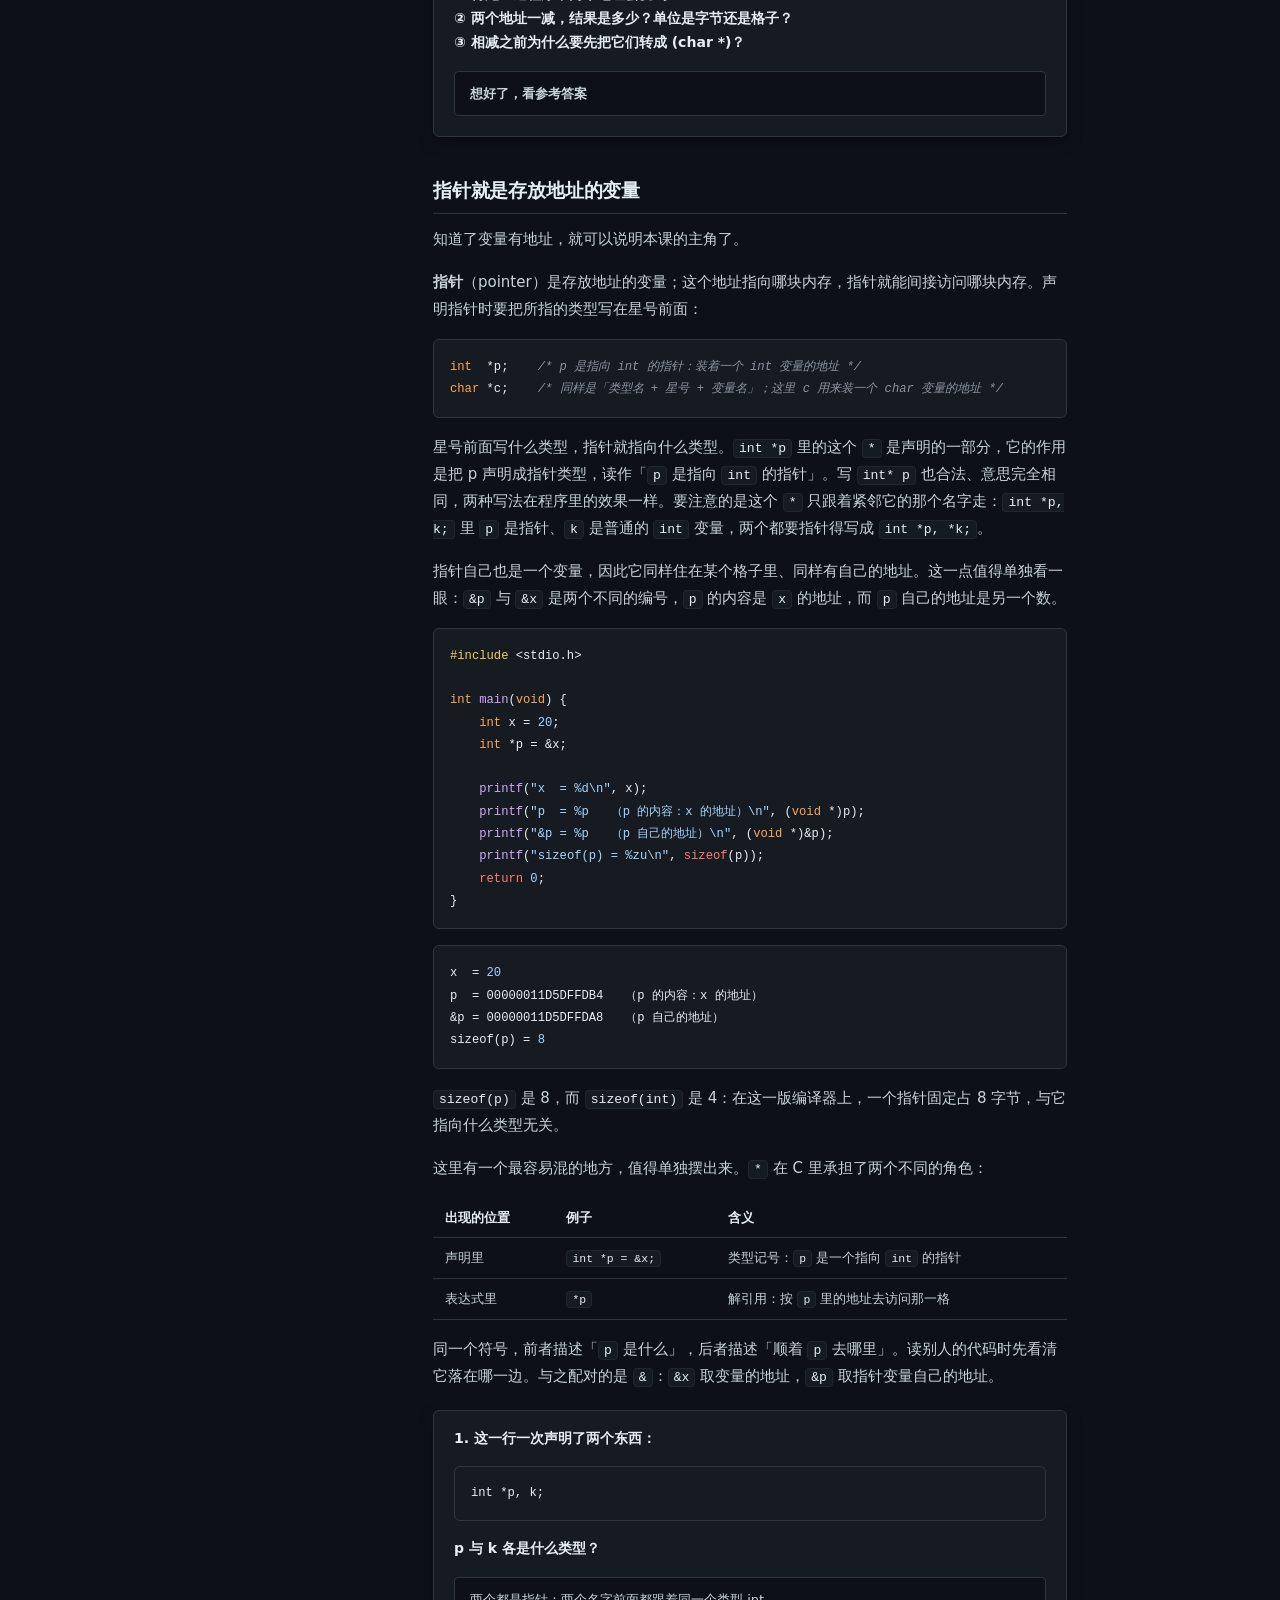
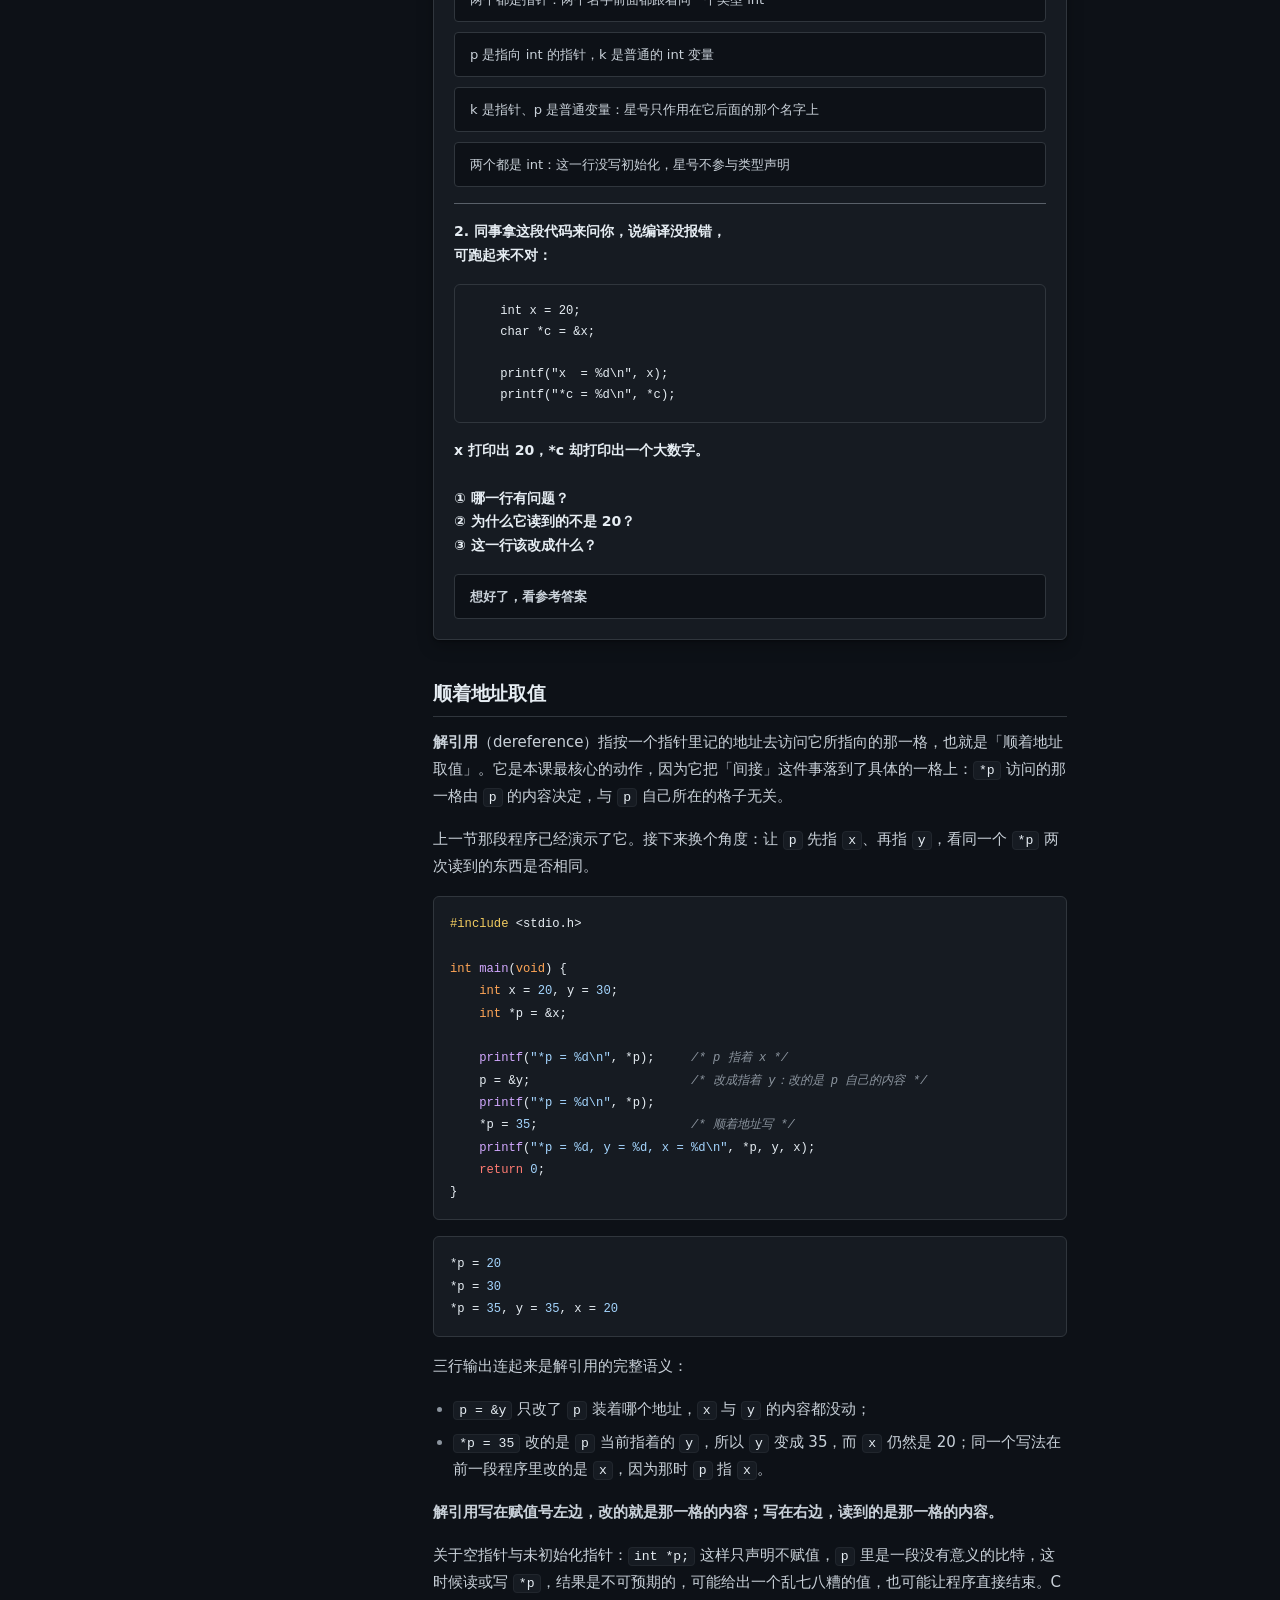
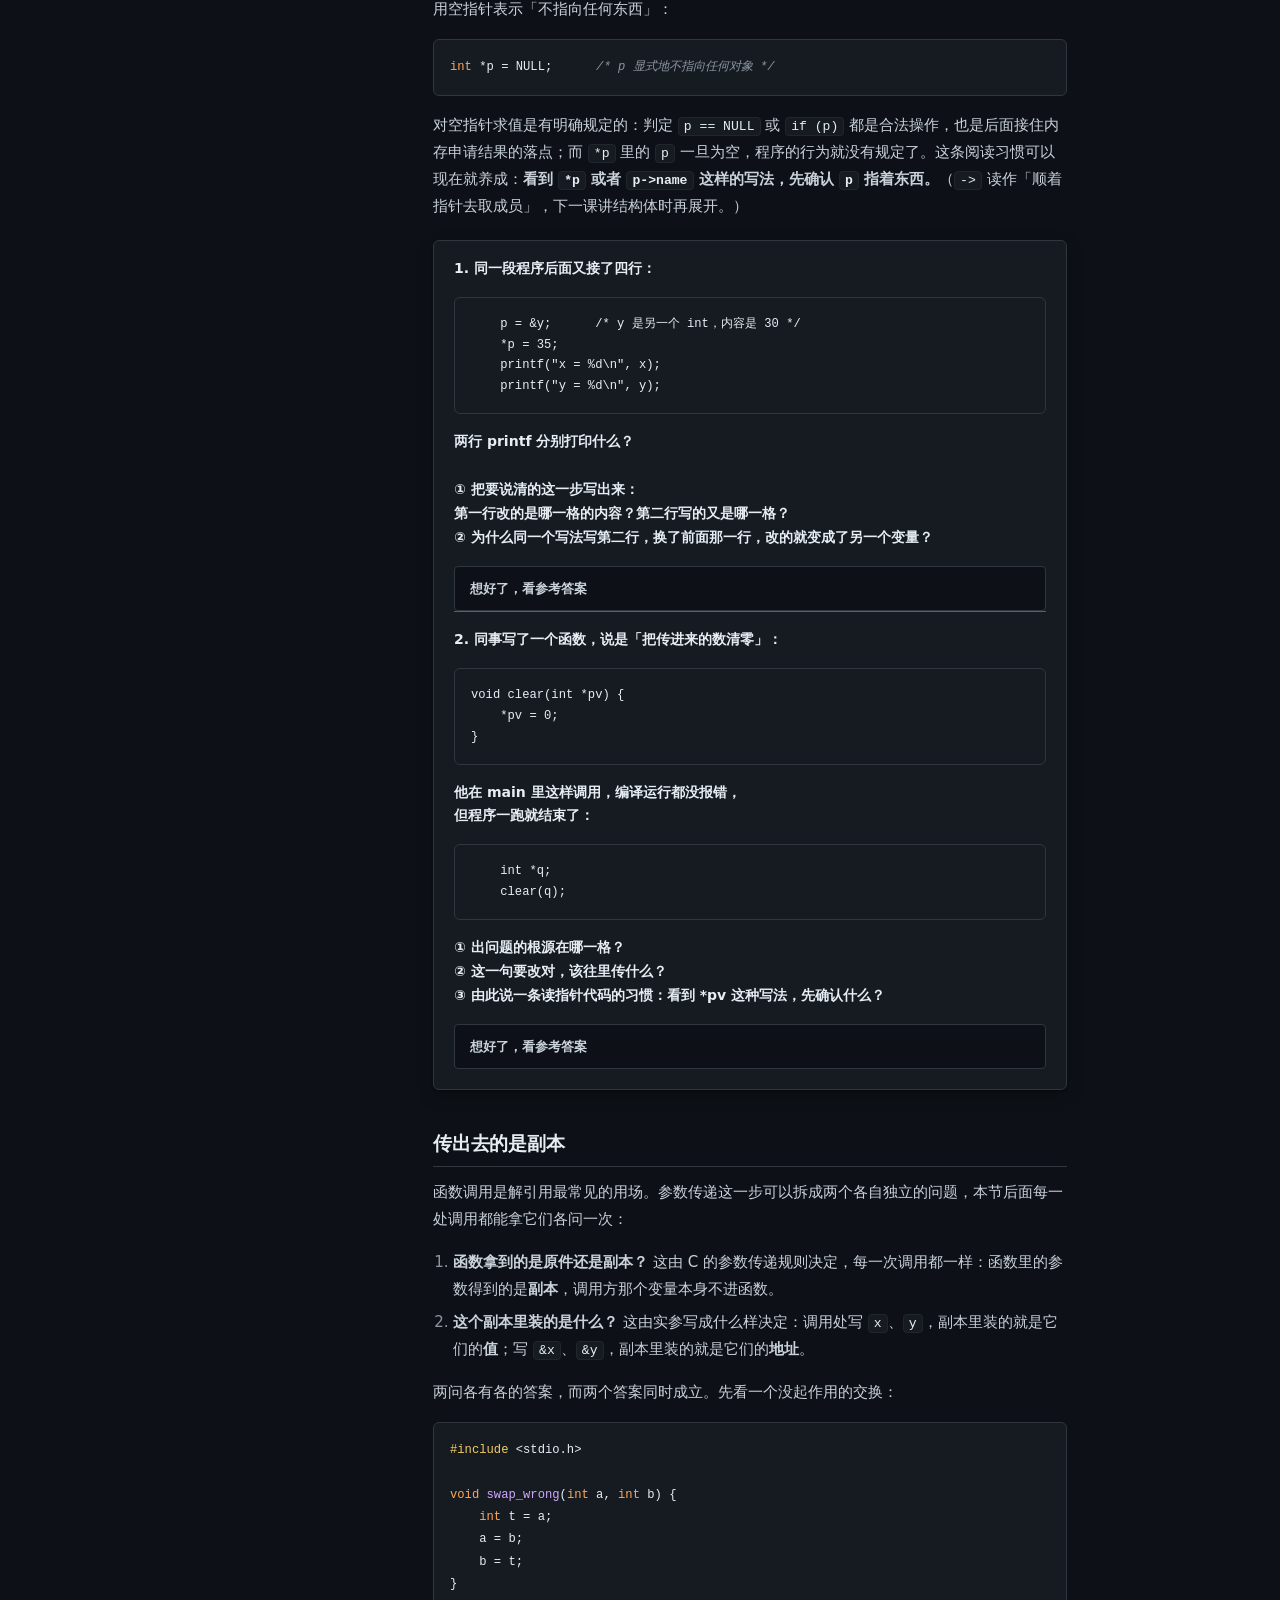
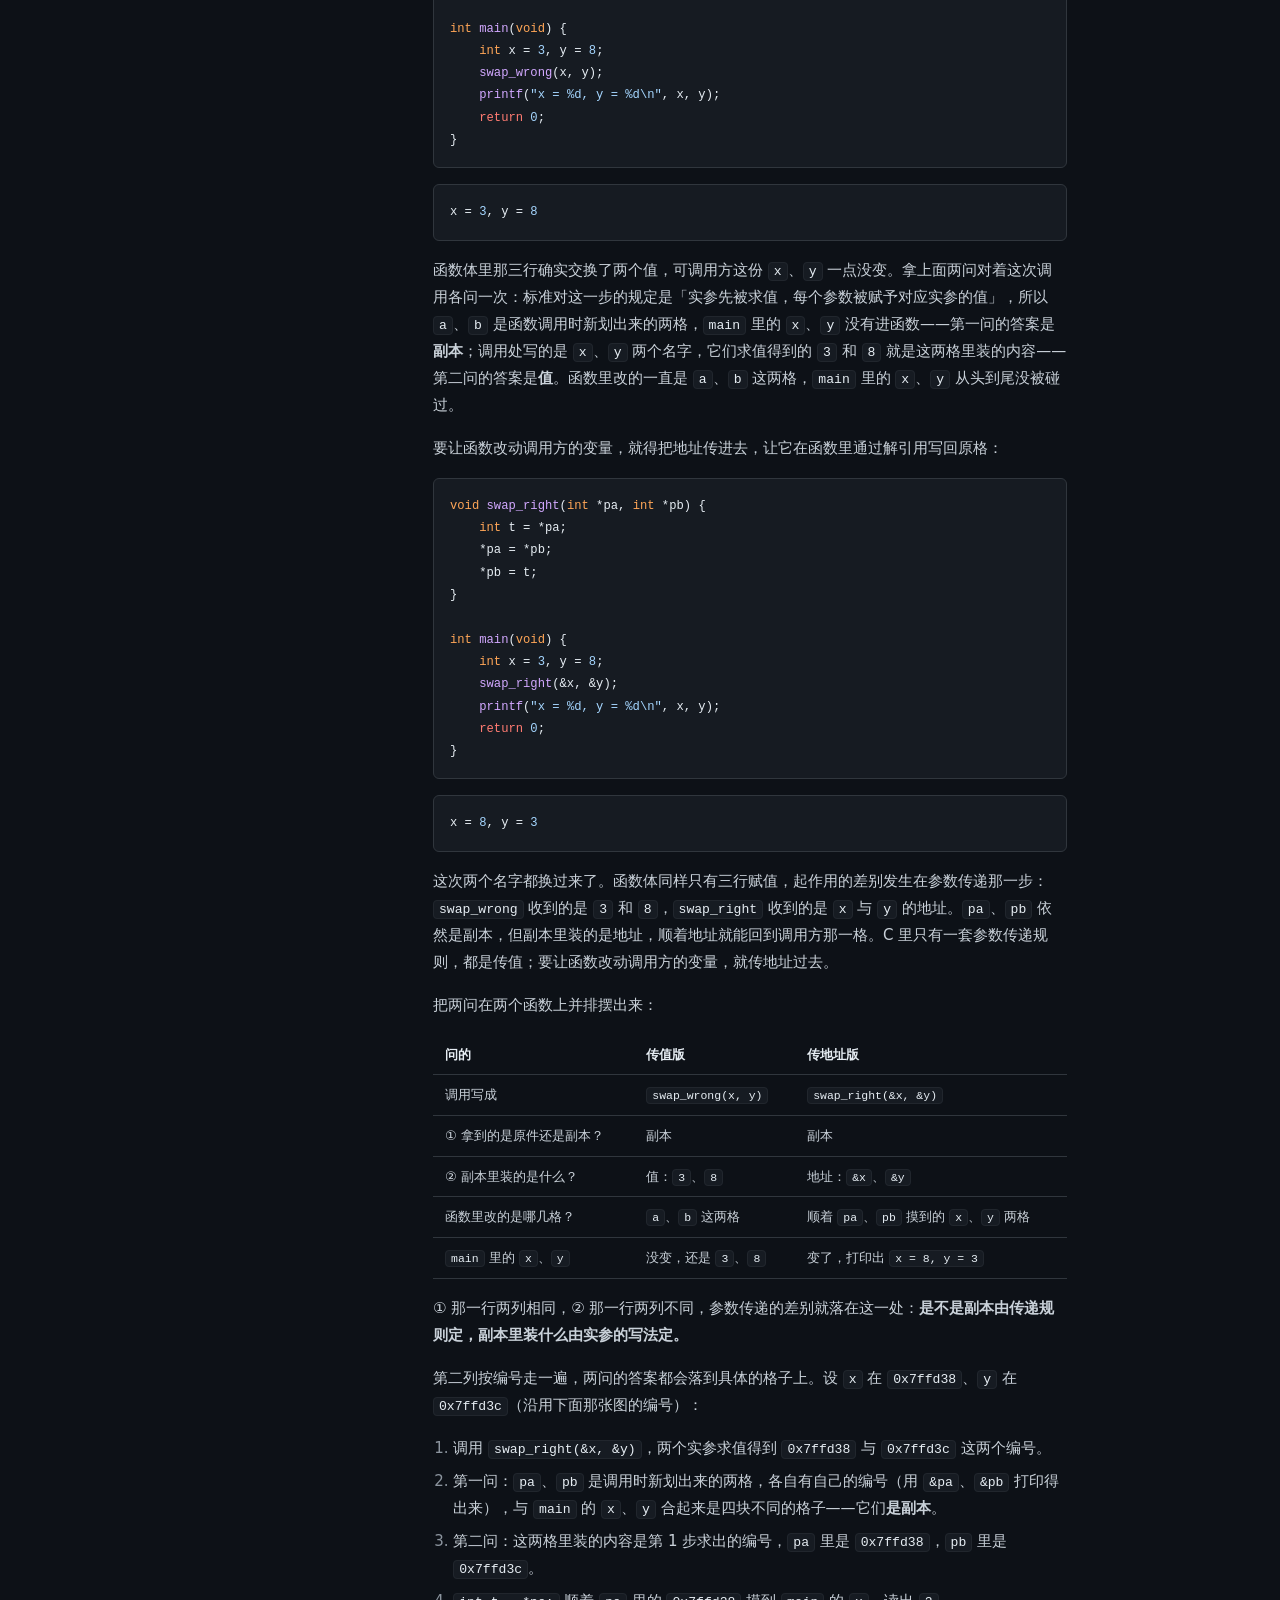
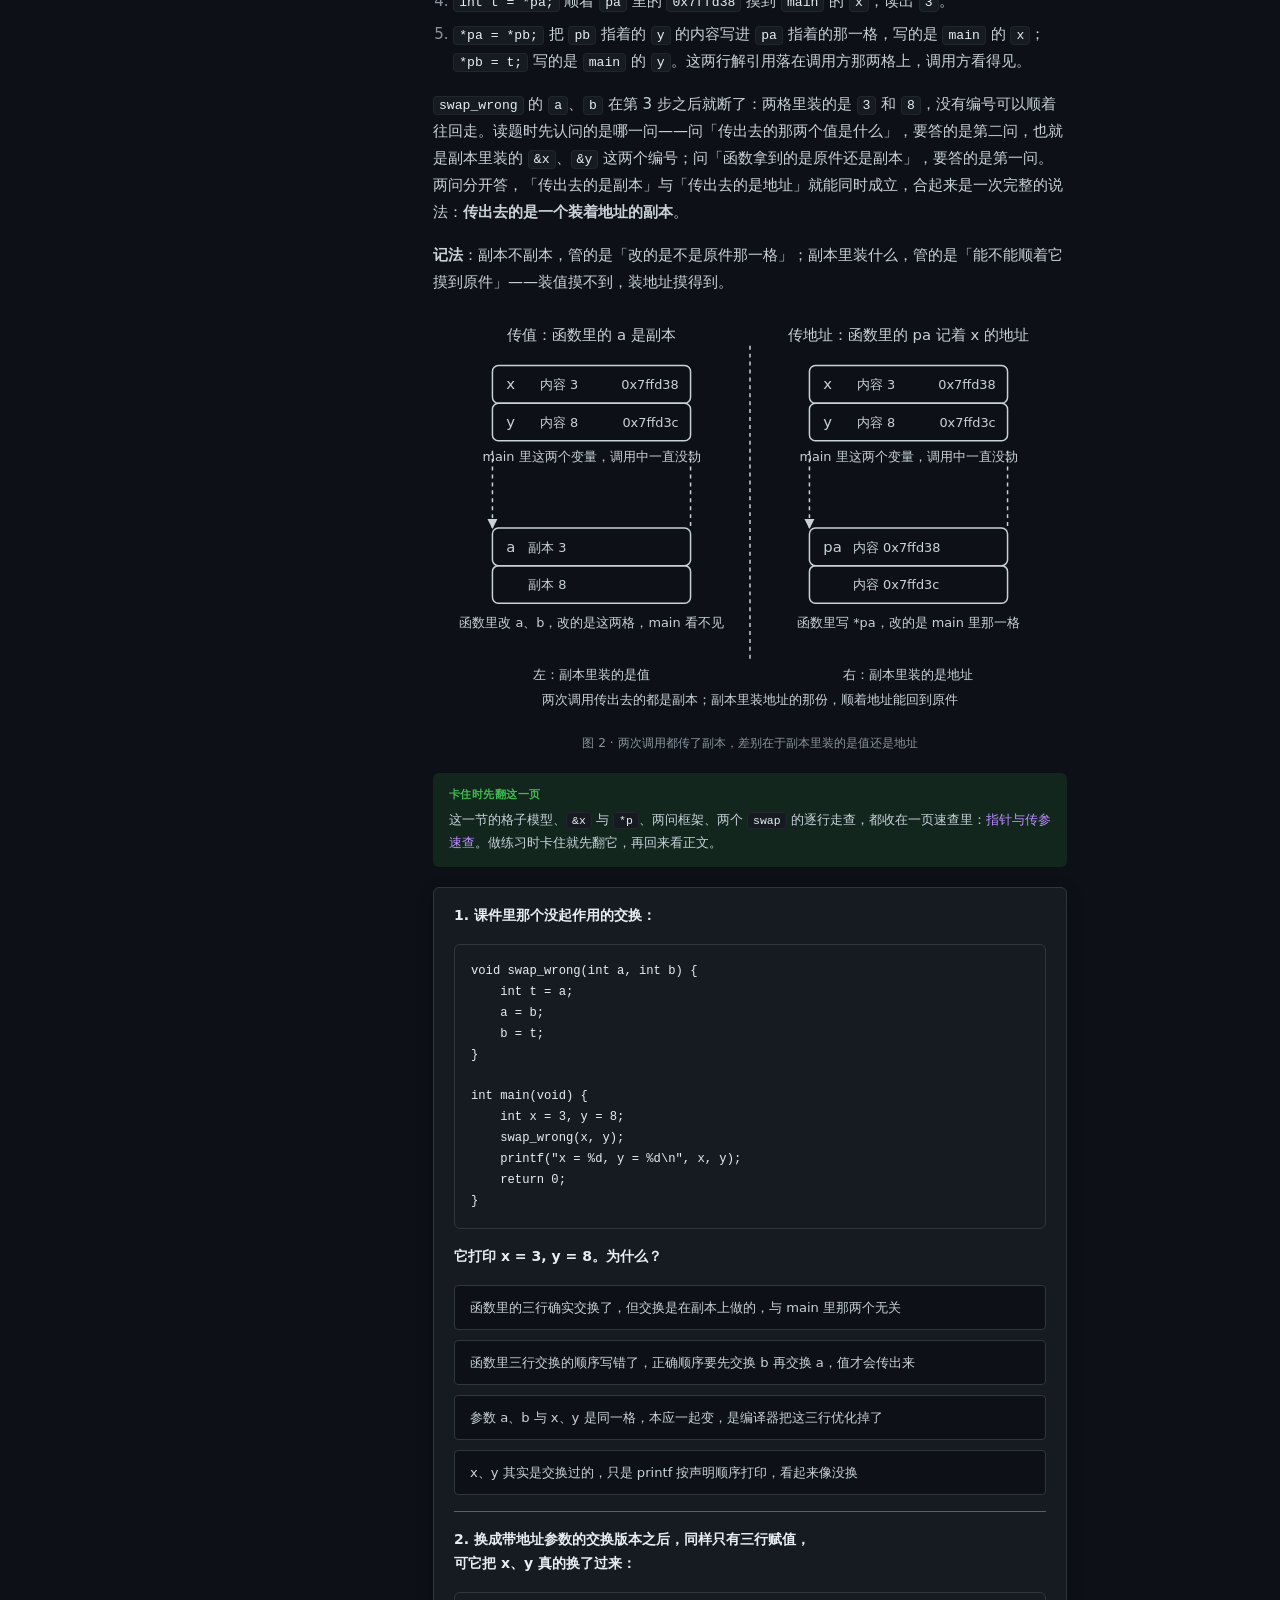
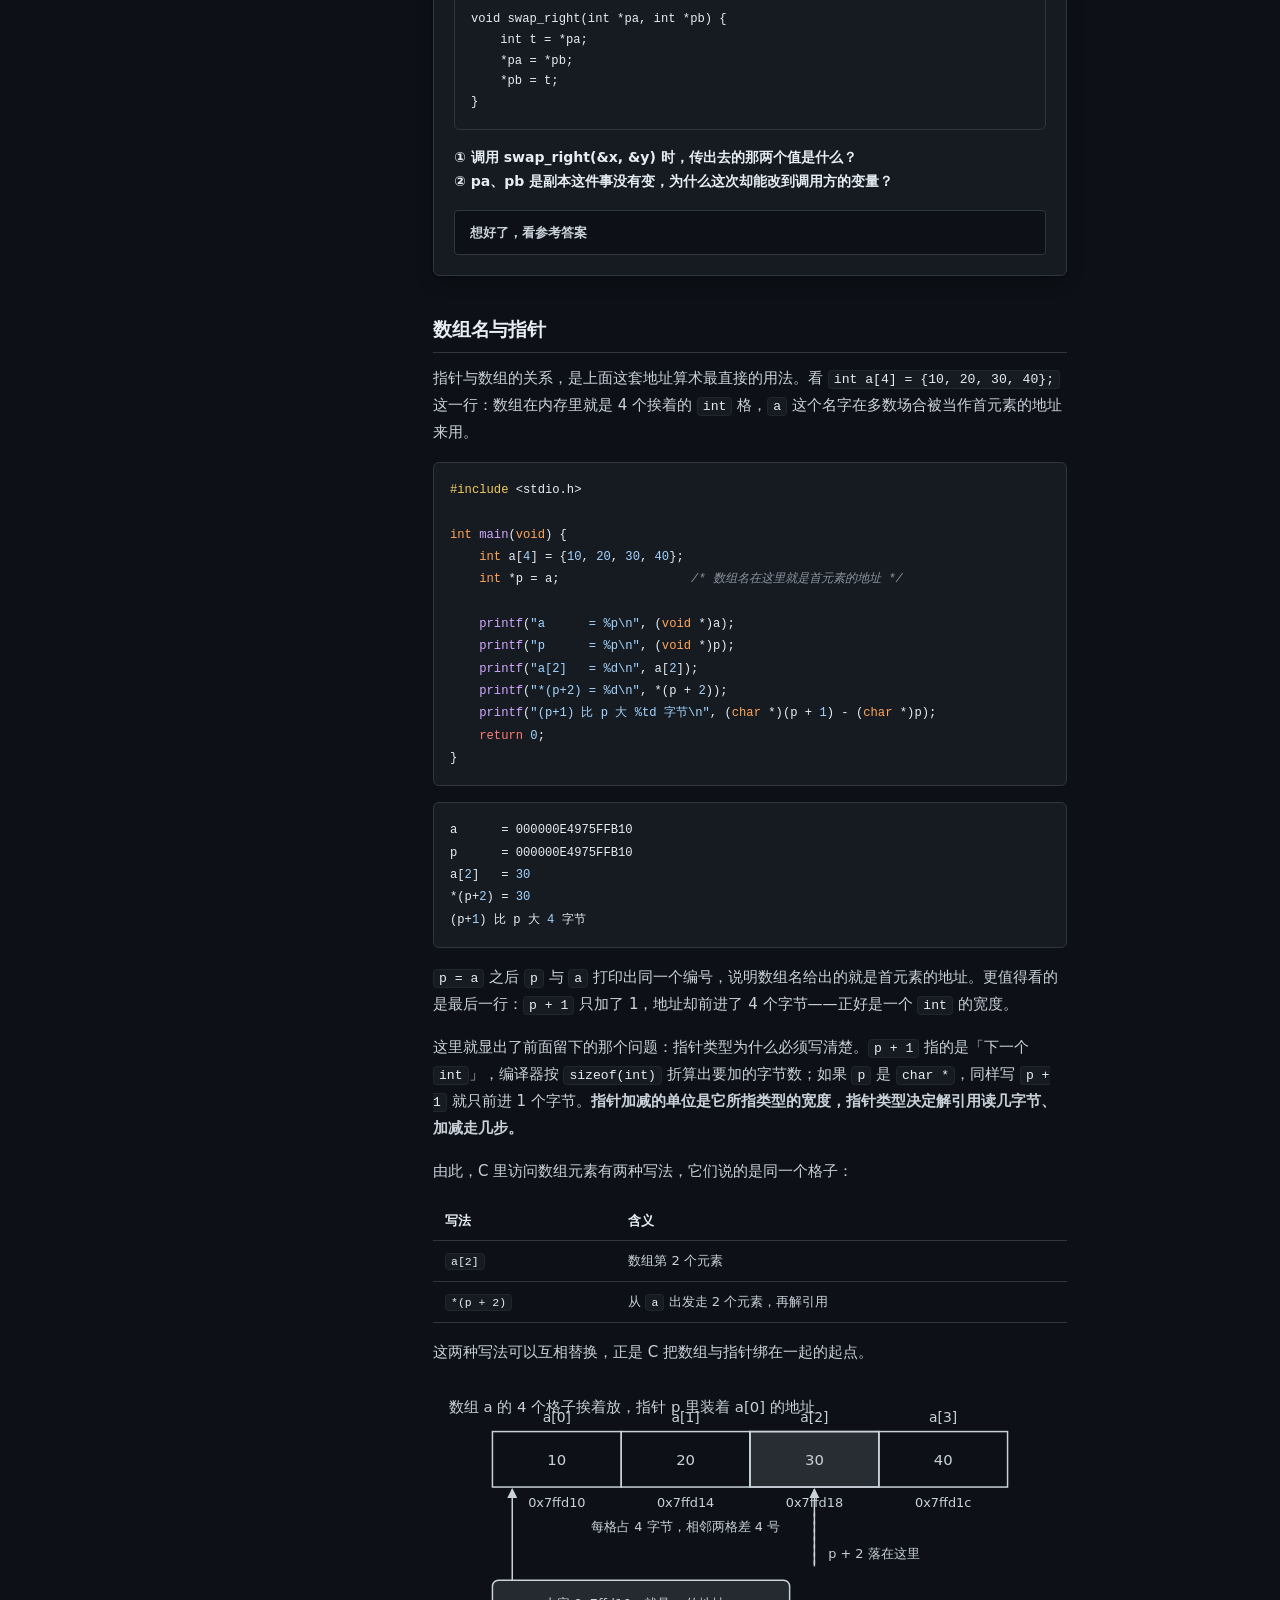
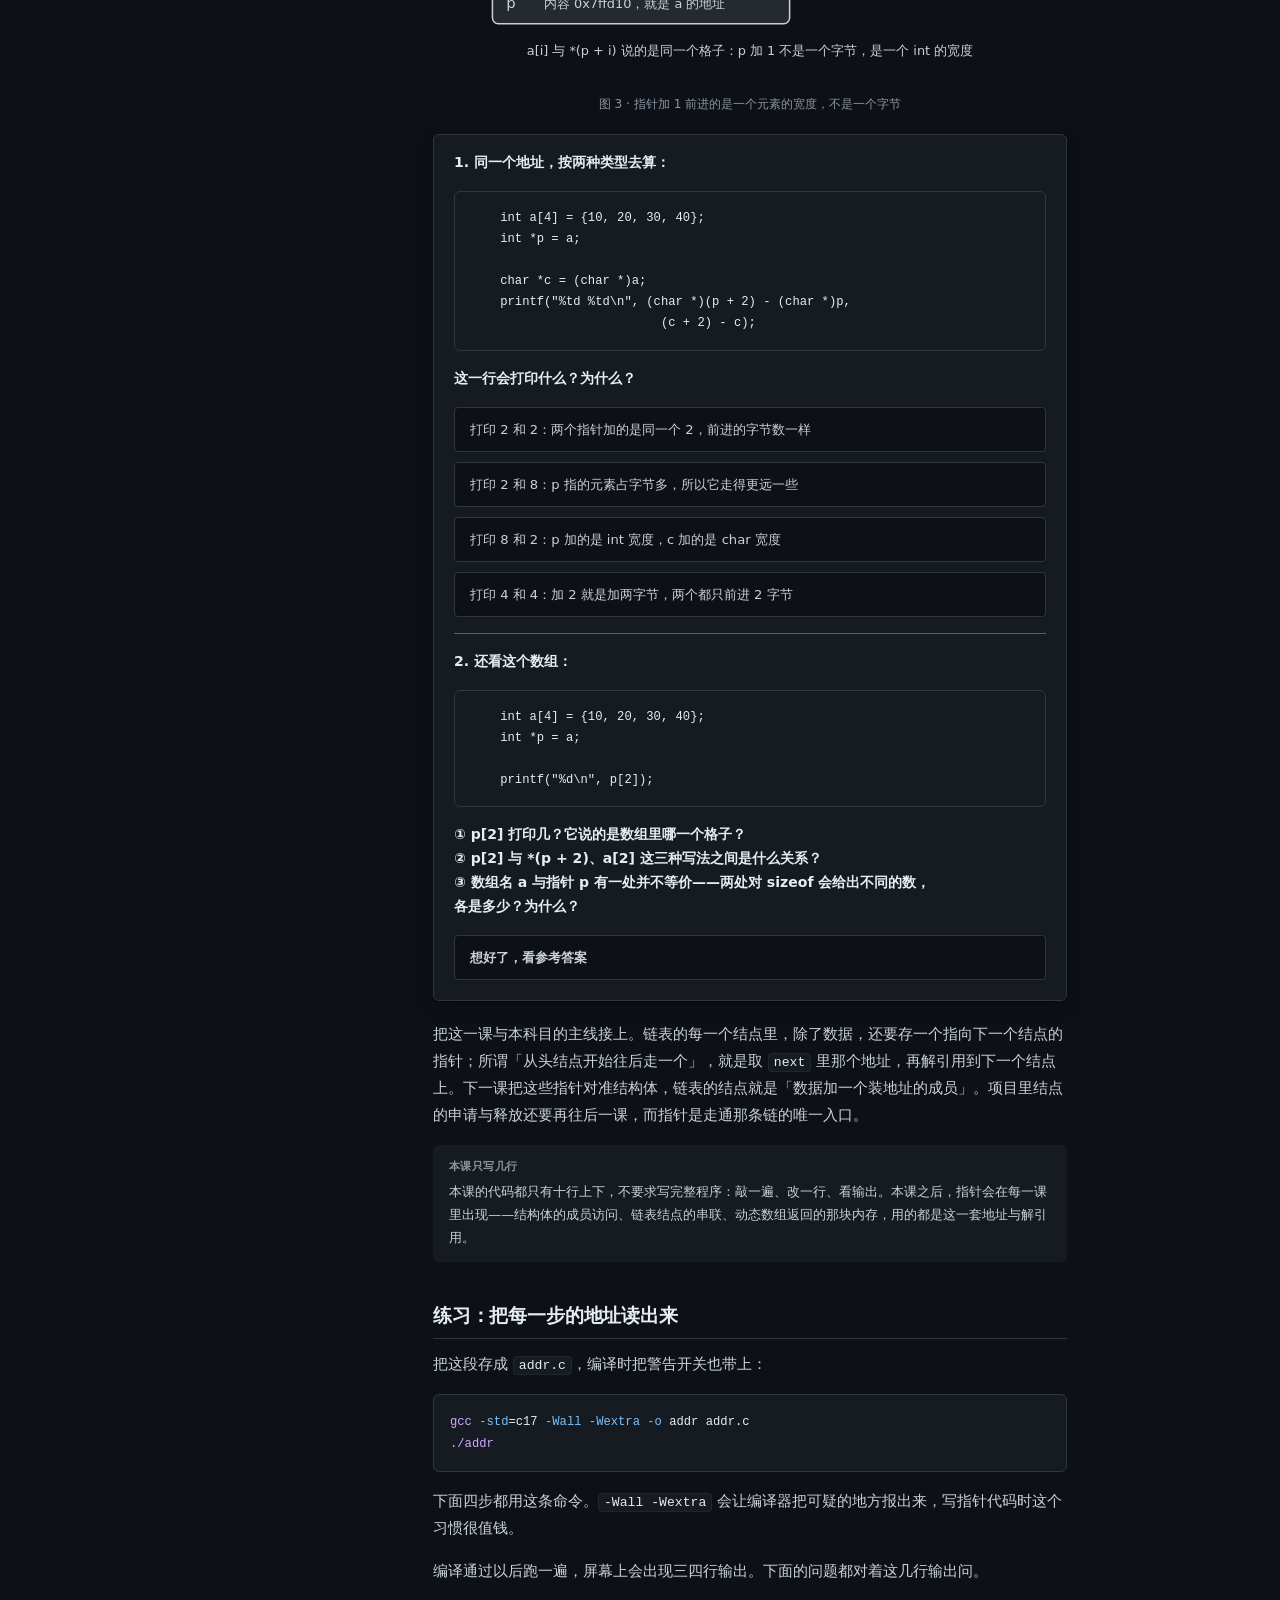
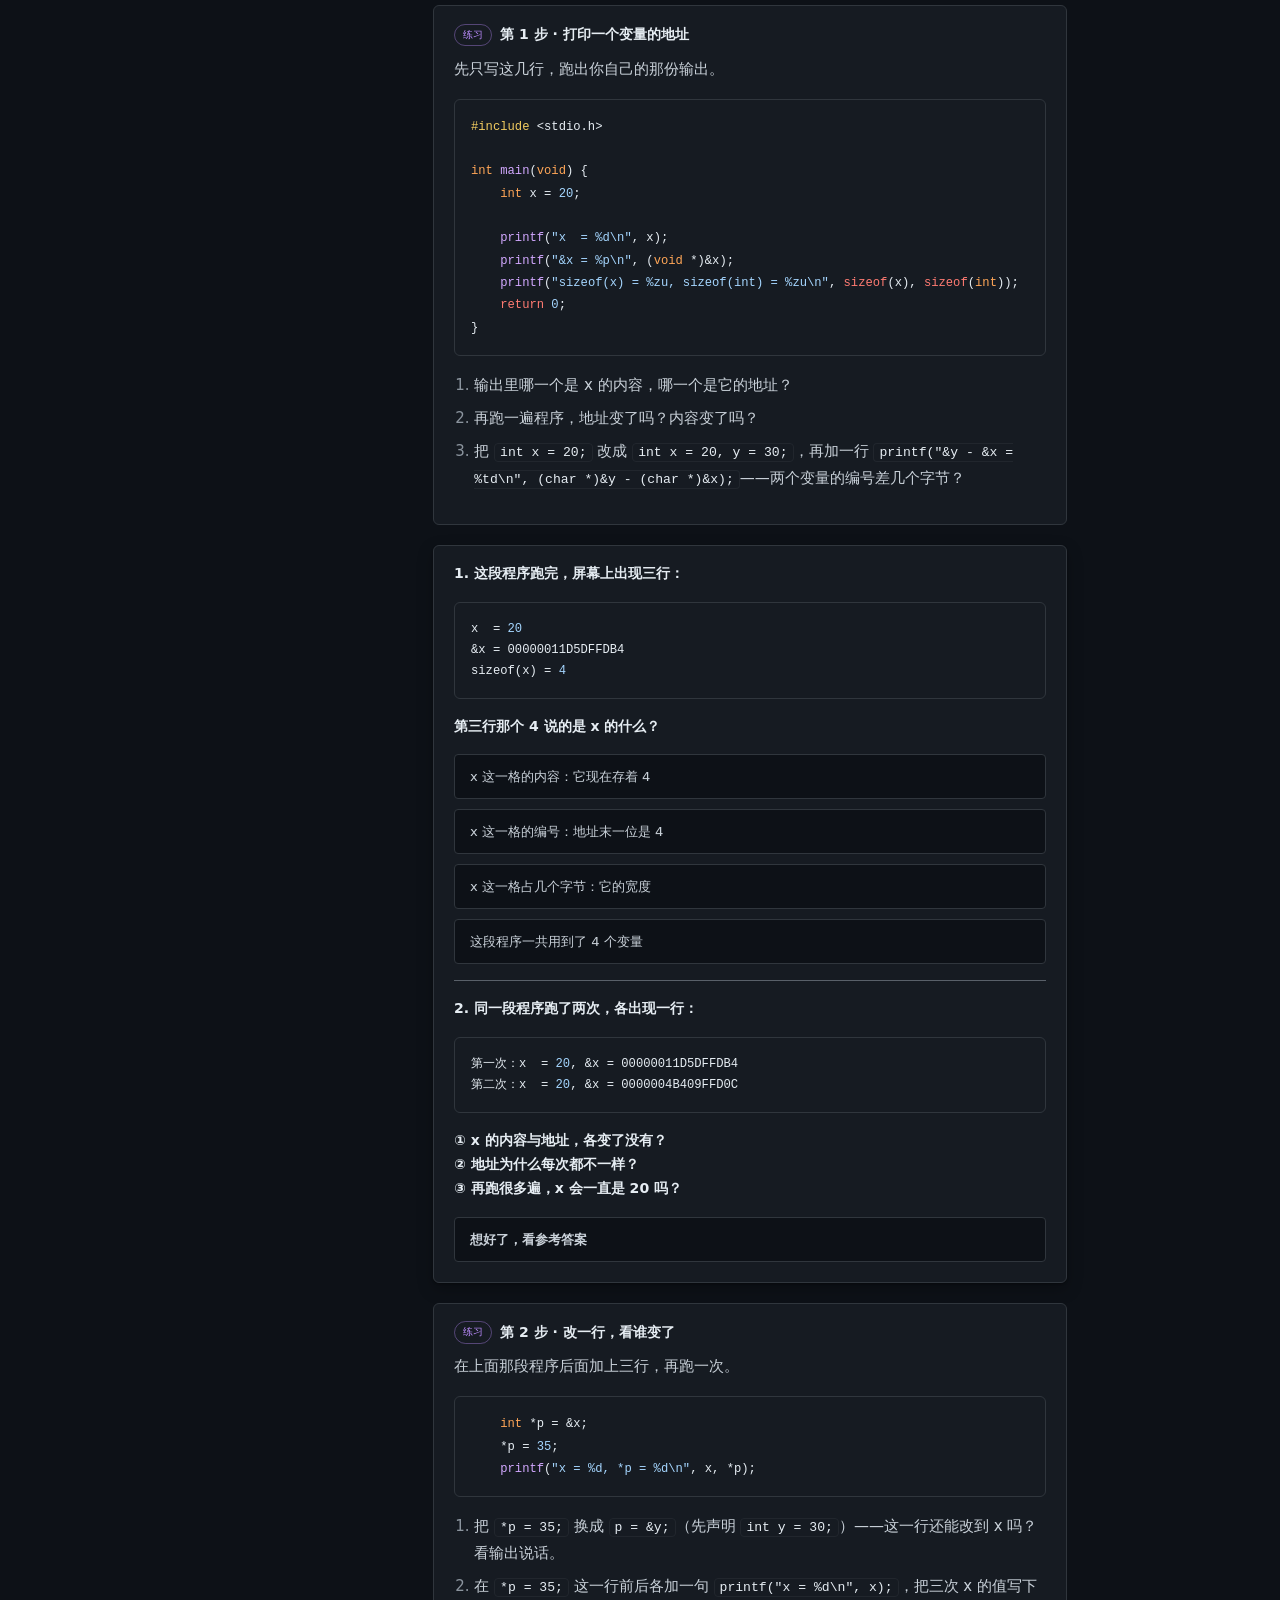
<file: .learning/subjects/data-structures/lessons/0002-c-recap.1.html>
<!DOCTYPE html>
<html lang="zh-CN" data-theme="dark">
<head>
<meta charset="UTF-8">
<meta name="viewport" content="width=device-width, initial-scale=1">
<title>指针：变量住在哪里 · 数据结构（408）</title>

<!-- 共享层在 .learning/assets/，课件在 .learning/subjects/<slug>/lessons/ 下，所以是 ../../../assets/ -->
<link rel="stylesheet" href="../../../assets/sayo/sayo.css">
<link rel="stylesheet" href="../../../assets/learn-theme.css">
<link rel="stylesheet" href="../assets/style.css">

<!-- 主题要在首帧前应用，避免闪白/闪黑 -->
<script src="../../../assets/learn-theme.js"></script>
<script>LearnTheme.apply();</script>
</head>

<body class="lesson-body">

<nav class="lesson-bar">
  <a href="../index.html">← 返回课程</a>
  <span>数据结构（408）</span>
  <span class="lesson-bar__no">0002</span>
  <!-- 课件页自带主题开关：学生从文件管理器直接打开课件时也能切暗色 -->
  <label class="syo-toggle syo-toggle--theme lesson-bar__toggle" title="切换深浅主题" aria-label="切换深浅主题">
    <input type="checkbox" id="lesson-theme-checkbox" checked>
    <span class="syo-toggle-track"></span>
    <span class="syo-toggle-knob">
      <svg class="syo-toggle-sun" viewBox="0 0 20 20" fill="none" aria-hidden="true"><circle cx="10" cy="10" r="3.5" stroke="#f57c00" stroke-width="1.5"/><path d="M10 2v2.5M10 15.5V18M2 10h2.5M15.5 10H18M4.34 4.34l1.77 1.77M13.89 13.89l1.77 1.77M4.34 15.66l1.77-1.77M13.89 6.11l1.77-1.77" stroke="#f57c00" stroke-width="1.2" stroke-linecap="round"/></svg>
      <svg class="syo-toggle-moon" viewBox="0 0 20 20" fill="none" aria-hidden="true"><path d="M16.5 12.5A6 6 0 019 4.5a6 6 0 007.5 8z" stroke="#5c6bc0" stroke-width="1.5" stroke-linejoin="round"/></svg>
    </span>
  </label>
</nav>

<article class="lesson">

  <header class="lesson-header">
    <span class="lesson-header__eyebrow">0002 · 指针：变量住在哪里</span>
    <h1>指针：变量住在哪里</h1>
    <p class="lesson-goal"><b>本节目标：</b>能用地址与解引用解释一段指针代码的每一步</p>
  </header>

  <!-- ── 正文：渲染器按内容文件（lessons/<序号>-<节点id>.md）产出，块词汇见 docs/规范/课件内容格式.md ── -->

  <h2>一个值，两个名字</h2>

  <p>先读一段程序。它只有十行，但包含了本课要讲的每一个动作：声明一个变量、取它的地址、把地址存进另一个变量、顺着这个地址把值改掉。</p>

  <pre data-lang="cpp"><code>#include &lt;stdio.h&gt;

int main(void) {
    int x = 20;
    int *p = &amp;x;          /* &amp;x 是 x 的地址，p 把这个地址存了下来 */

    printf("x  = %d\n", x);
    printf("*p = %d\n", *p);   /* *p 是「按 p 里这个地址去访问」 */

    *p = 35;              /* 顺着地址写进去 */

    printf("x = %d, *p = %d\n", x, *p);
    return 0;
}</code></pre>

  <p>输出的关键部分是：</p>

  <pre data-lang="term"><code>x  = 20
*p = 20
x = 35, *p = 35</code></pre>

  <p><code>*p = 35</code> 这一行里，<code>p</code> 从头到尾没有被赋值，可 <code>x</code> 从 20 变成了 35。要解释这一步，需要回答两个问题：<code>&amp;x</code> 取到的究竟是什么？<code>*p</code> 访问的究竟是哪一格？本课的目标就是让这段程序里的每一行都能读出一个确定的地址。</p>

  <h2>变量住在哪个格子里</h2>

  <p>程序运行时用到的数据都放在<b>内存</b>（memory）里。内存按字节编号，每个字节有一个编号，这个编号称为<b>地址</b>（address）。编号是一串数字，用 <code>%p</code> 打印出来就能看到，程序里任何一格都能按编号找到。</p>

  <p>一个变量就是给一块数据起的名字。编译器在编程序时给它划出若干字节，从此这个名字与那段地址绑在一起。所以每个变量同时有两个可以观察的量：<b>名字</b>与<b>地址</b>。</p>

  <p>前一段程序里 <code>x</code> 的地址是这么打印出来的：</p>

  <pre data-lang="cpp"><code>printf("&amp;x = %p\n", (void *)&amp;x);</code></pre>

  <p><code>&amp;</code> 是<b>取地址运算符</b>，<code>&amp;x</code> 读作「x 的地址」。打印地址要写成 <code>(void *)&amp;x</code>，<code>%p</code> 这个格式只接受这种通用指针，原因留到后面几课再讲，这里照写即可。程序跑起来，屏幕上会出现一行像这样的输出：</p>

  <pre data-lang="term"><code>&amp;x = 00000011D5DFFDB4</code></pre>

  <p>这一串数字每次运行都会变：操作系统给程序分到的内存位置不固定。所以读地址时值得看的是两个地址之间的关系，某一次的具体数字看过就算。下面这段程序把变量的宽度与彼此的距离都问了出来：</p>

  <pre data-lang="cpp"><code>#include &lt;stdio.h&gt;

int main(void) {
    int x = 20;
    int y = 30;

    printf("sizeof(int) = %zu\n", sizeof(int));
    printf("&amp;x = %p\n", (void *)&amp;x);
    printf("&amp;y = %p\n", (void *)&amp;y);
    printf("&amp;y - &amp;x = %td\n", (char *)&amp;y - (char *)&amp;x);
    return 0;
}</code></pre>

  <pre data-lang="term"><code>sizeof(int) = 4
&amp;x = 0000004B409FFD0C
&amp;y = 0000004B409FFD08
&amp;y - &amp;x = -4</code></pre>

  <p><code>sizeof(int)</code> 是 4，说明一个 <code>int</code> 变量占 4 个字节；这一版编译器把 <code>y</code> 安排在了 <code>x</code> 下面 4 个字节处。最后一行写成 <code>(char *)&amp;y - (char *)&amp;x</code>，是因为两个 <code>char *</code> 相减的单位是字节：结果 -4 说明 <code>y</code> 的编号比 <code>x</code> 小 4。</p>

  <p>图里画的就是这段程序的内存状态。编号大的格子画在上面，格子上标的是它的起始编号；两个变量的编号差多少，就是它们在内存里隔了多少字节。</p>

  <figure class="lesson-figure lesson-figure--inline" role="img" aria-label="三个变量格子在内存里的位置，每格标出地址与内容，箭头指出 x 的地址就是它所在格子的编号">
<svg viewBox="0 0 640 320" role="img" aria-hidden="true" fill="currentColor" font-family="system-ui, 'Segoe UI', 'Microsoft YaHei', sans-serif">
<defs><marker id="tip" viewBox="0 0 10 10" refX="9" refY="5" markerWidth="7" markerHeight="7" orient="auto-start-reverse"><path d="M 0 0 L 10 5 L 0 10 z" fill="currentColor"/></marker></defs>
<text x="16" y="26" text-anchor="start" font-size="15">内存：一格一格排好，每格有一个编号（地址）</text>
<line x1="56" y1="52" x2="56" y2="286" stroke="currentColor" stroke-width="1.5"/>
<text x="64" y="44" text-anchor="start" font-size="13">地址</text>
<text x="64" y="72" text-anchor="middle" font-size="13">0x7ffd44</text>
<line x1="108" y1="72" x2="172" y2="72" stroke="currentColor" stroke-width="1.5" stroke-dasharray="4 4"/>
<text x="64" y="116" text-anchor="middle" font-size="13">0x7ffd3c</text>
<line x1="108" y1="116" x2="172" y2="116" stroke="currentColor" stroke-width="1.5" stroke-dasharray="4 4"/>
<text x="64" y="160" text-anchor="middle" font-size="13">0x7ffd38</text>
<line x1="108" y1="160" x2="172" y2="160" stroke="currentColor" stroke-width="1.5" stroke-dasharray="4 4"/>
<line x1="108" y1="204" x2="172" y2="204" stroke="currentColor" stroke-width="1.5" stroke-dasharray="4 4"/>
<g fill="none">
<rect x="172" y="72" width="288" height="44" rx="6" stroke="currentColor" stroke-width="1.5"/>
<rect x="172" y="116" width="288" height="44" rx="6" stroke="currentColor" stroke-width="1.5"/>
</g>
<rect x="172" y="160" width="288" height="44" rx="6" fill="currentColor" fill-opacity="0.13" stroke="currentColor" stroke-width="1.5"/>
<text x="186" y="99" text-anchor="start" font-size="15">p</text>
<text x="224" y="99" text-anchor="start" font-size="13">占 8 字节</text>
<text x="186" y="143" text-anchor="start" font-size="15">y</text>
<text x="224" y="143" text-anchor="start" font-size="13">占 4 字节</text>
<text x="186" y="187" text-anchor="start" font-size="15">x</text>
<text x="224" y="187" text-anchor="start" font-size="13">占 4 字节，里面装着 20</text>
<line x1="492" y1="208" x2="492" y2="164" stroke="currentColor" stroke-width="1.5" marker-end="url(#tip)"/>
<text x="504" y="176" text-anchor="start" font-size="13">x 的地址就是</text>
<text x="504" y="194" text-anchor="start" font-size="13">这一格的编号</text>
<text x="320" y="300" text-anchor="middle" font-size="13">号码大的格子画在上面；两个格子的编号差几，就说明它们在内存里隔了几字节</text>
</svg>

    <figcaption>图 1 · 变量在内存里各占一格，每一格有自己的编号</figcaption>
  </figure>

  <div class="quiz" data-quiz='[
  {
    "q": "同事在指针代码里看到这么一句，问你按这个写行不行：\n\n```c\nprintf(\"&amp;x = %p\\n\", &amp;x);\n```\n\n这一句的问题是什么？",
    "opts": [
      "没写强制转换：%p 只收通用指针，要写成 (void *)&amp;x",
      "取错了对象：&amp;x 是 x 里存的值，地址要写 x 自己",
      "用错了格式：地址用 %d 打印就行，%p 是给变量值用的",
      "取错了层次：&amp;x 是 x 所在格子的编号，要多取一次才是地址"
    ],
    "ans": 0,
    "why": "&amp;x 取到的就是 x 所在格子的编号，这一点没错。\n问题在打印这一步：%p 这个格式只接受通用指针，\n课件的写法是 printf(\"%p\\n\", (void *)&amp;x) 这种带转换的形式。\n其余三项都把「取地址」与「打印地址」两件事混了起来。"
  },
  {
    "q": "你在课件那段程序里多加了一个变量，又加了一行打印距离。\n某一次运行，两行打印出来是这样：\n\n```term\n&amp;x = 0000004B409FFD0C\n&amp;y = 0000004B409FFD08\n```\n\n① 再跑一遍程序，两个地址会变吗？\n② 两个地址一减，结果是多少？单位是字节还是格子？\n③ 相减之前为什么要先把它们转成 (char *)？",
    "answer": "① 会变。每次运行打印出来的数字都不一样：\n操作系统给程序分到的栈地址不固定，\n整块栈的起始位置一变，&amp;x 与 &amp;y 这两个值也跟着变。\n所以单看某一次的数字没有意义。\n\n② 单位是字节，结果是 -4。\n这一版 int 占 4 个字节，-4 说明 y 的编号比 x 小 4，\n正好是相邻的下一格。差值不变：\n编译器把两个变量的相对布局排定了，\ny 始终在 x 下面 4 个字节处，\n所以 (char *)&amp;y - (char *)&amp;x 两次运行都打印 -4。\n\n③ 因为相减的单位跟着指针类型走。\n两个 int * 相减，结果按「隔了几个 int」算，\n差 4 字节会打印成 1；先转成 char *，单位才是一字节，\n隔多少字节就打印多少。",
    "criteria": "① 答「会变」（绝对地址每次都不同），得 2 分；\n只答「不会变」不给分，那是把绝对值当成差值答了。\n② 答「字节」得 1 分；由 -4 与 int 宽 4 认出差一格，得 1 分；\n答出「差值两次运行都一样」再得 1 分，答差值会变的不给分。\n③ 说出相减单位跟着所指类型走、char * 单位是 1 字节，得 1 分。\n只答「先转一下才对」而说不出单位差异的，这条不给分。\n两条合起来才完整：绝对值会变、差值不变；\n只答出其中一条的，按上面逐条给分。"
  }
]'></div>

  <h2>指针就是存放地址的变量</h2>

  <p>知道了变量有地址，就可以说明本课的主角了。</p>

  <p><b>指针</b>（pointer）是存放地址的变量；这个地址指向哪块内存，指针就能间接访问哪块内存。声明指针时要把所指的类型写在星号前面：</p>

  <pre data-lang="cpp"><code>int  *p;    /* p 是指向 int 的指针：装着一个 int 变量的地址 */
char *c;    /* 同样是「类型名 + 星号 + 变量名」；这里 c 用来装一个 char 变量的地址 */</code></pre>

  <p>星号前面写什么类型，指针就指向什么类型。<code>int *p</code> 里的这个 <code>*</code> 是声明的一部分，它的作用是把 p 声明成指针类型，读作「<code>p</code> 是指向 <code>int</code> 的指针」。写 <code>int* p</code> 也合法、意思完全相同，两种写法在程序里的效果一样。要注意的是这个 <code>*</code> 只跟着紧邻它的那个名字走：<code>int *p, k;</code> 里 <code>p</code> 是指针、<code>k</code> 是普通的 <code>int</code> 变量，两个都要指针得写成 <code>int *p, *k;</code>。</p>

  <p>指针自己也是一个变量，因此它同样住在某个格子里、同样有自己的地址。这一点值得单独看一眼：<code>&amp;p</code> 与 <code>&amp;x</code> 是两个不同的编号，<code>p</code> 的内容是 <code>x</code> 的地址，而 <code>p</code> 自己的地址是另一个数。</p>

  <pre data-lang="cpp"><code>#include &lt;stdio.h&gt;

int main(void) {
    int x = 20;
    int *p = &amp;x;

    printf("x  = %d\n", x);
    printf("p  = %p   （p 的内容：x 的地址）\n", (void *)p);
    printf("&amp;p = %p   （p 自己的地址）\n", (void *)&amp;p);
    printf("sizeof(p) = %zu\n", sizeof(p));
    return 0;
}</code></pre>

  <pre data-lang="term"><code>x  = 20
p  = 00000011D5DFFDB4   （p 的内容：x 的地址）
&amp;p = 00000011D5DFFDA8   （p 自己的地址）
sizeof(p) = 8</code></pre>

  <p><code>sizeof(p)</code> 是 8，而 <code>sizeof(int)</code> 是 4：在这一版编译器上，一个指针固定占 8 字节，与它指向什么类型无关。</p>

  <p>这里有一个最容易混的地方，值得单独摆出来。<code>*</code> 在 C 里承担了两个不同的角色：</p>

  <table>
    <thead>
      <tr><th>出现的位置</th><th>例子</th><th>含义</th></tr>
    </thead>
    <tbody>
      <tr><td>声明里</td><td><code>int *p = &amp;x;</code></td><td>类型记号：<code>p</code> 是一个指向 <code>int</code> 的指针</td></tr>
      <tr><td>表达式里</td><td><code>*p</code></td><td>解引用：按 <code>p</code> 里的地址去访问那一格</td></tr>
    </tbody>
  </table>

  <p>同一个符号，前者描述「<code>p</code> 是什么」，后者描述「顺着 <code>p</code> 去哪里」。读别人的代码时先看清它落在哪一边。与之配对的是 <code>&amp;</code>：<code>&amp;x</code> 取变量的地址，<code>&amp;p</code> 取指针变量自己的地址。</p>

  <div class="quiz" data-quiz='[
  {
    "q": "这一行一次声明了两个东西：\n\n```c\nint *p, k;\n```\n\np 与 k 各是什么类型？",
    "opts": [
      "两个都是指针：两个名字前面都跟着同一个类型 int",
      "p 是指向 int 的指针，k 是普通的 int 变量",
      "k 是指针、p 是普通变量：星号只作用在它后面的那个名字上",
      "两个都是 int：这一行没写初始化，星号不参与类型声明"
    ],
    "ans": 1,
    "why": "声明里的星号只跟着紧邻的那个名字走：\n它把 p 声明成指针，k 没被星号跟上，仍然是普通的 int。\n想让两个都是指针，得写成 int *p, *q;。\n所以读声明时先看星号贴着谁，别把整行当一个类型。"
  },
  {
    "q": "同事拿这段代码来问你，说编译没报错，\n可跑起来不对：\n\n```c\n    int x = 20;\n    char *c = &amp;x;\n\n    printf(\"x  = %d\\n\", x);\n    printf(\"*c = %d\\n\", *c);\n```\n\nx 打印出 20，*c 却打印出一个大数字。\n\n① 哪一行有问题？\n② 为什么它读到的不是 20？\n③ 这一行该改成什么？",
    "answer": "① char *c = &amp;x; 这一行有问题。\n&amp;x 装的是 x 的地址，x 是 int；\nc 却声明成指向 char 的指针：\n星号前面的类型与所指对象对不上。\n\n② 指针类型决定解引用读多少。\n*c 按 c 里那个地址去访问，\n但它被声明成 char *，只读得到 1 个字节：\n读到的是 x 那块 4 字节的头一个字节，\n不是 x 这一格整个的内容。\n\n③ 改成 int *p = &amp;x; 再读 *p。\n指针的所指类型与 x 一致，\n解引用取到的才是 x 那一格。\n写成 int *c = &amp;x; 也对。",
    "criteria": "① 指认 char *c = &amp;x; 这一行，\n并说出「c 是 char *、x 是 int」\n这个类型不匹配，得 2 分。\n只答「指针类型写错了」\n而不指出两边类型的，给 1 分。\n② 说出指针类型决定解引用读多少：\nchar * 只读 1 个字节、读不到整个 x，\n答对得 2 分。\n只答「打印出来不对」\n而不说读到哪一块的，不给分。\n③ 改成 int *，得 1 分：\nint *p = &amp;x; 与 int *c = &amp;x; 都对。\n把问题说成「printf 格式写错了」\n或「x 的值有问题」的，第 ① 条不给分。"
  }
]'></div>

  <h2>顺着地址取值</h2>

  <p><b>解引用</b>（dereference）指按一个指针里记的地址去访问它所指向的那一格，也就是「顺着地址取值」。它是本课最核心的动作，因为它把「间接」这件事落到了具体的一格上：<code>*p</code> 访问的那一格由 <code>p</code> 的内容决定，与 <code>p</code> 自己所在的格子无关。</p>

  <p>上一节那段程序已经演示了它。接下来换个角度：让 <code>p</code> 先指 <code>x</code>、再指 <code>y</code>，看同一个 <code>*p</code> 两次读到的东西是否相同。</p>

  <pre data-lang="cpp"><code>#include &lt;stdio.h&gt;

int main(void) {
    int x = 20, y = 30;
    int *p = &amp;x;

    printf("*p = %d\n", *p);     /* p 指着 x */
    p = &amp;y;                      /* 改成指着 y：改的是 p 自己的内容 */
    printf("*p = %d\n", *p);
    *p = 35;                     /* 顺着地址写 */
    printf("*p = %d, y = %d, x = %d\n", *p, y, x);
    return 0;
}</code></pre>

  <pre data-lang="term"><code>*p = 20
*p = 30
*p = 35, y = 35, x = 20</code></pre>

  <p>三行输出连起来是解引用的完整语义：</p>

  <ul>
    <li><code>p = &amp;y</code> 只改了 <code>p</code> 装着哪个地址，<code>x</code> 与 <code>y</code> 的内容都没动；</li>
    <li><code>*p = 35</code> 改的是 <code>p</code> 当前指着的 <code>y</code>，所以 <code>y</code> 变成 35，而 <code>x</code> 仍然是 20；同一个写法在前一段程序里改的是 <code>x</code>，因为那时 <code>p</code> 指 <code>x</code>。</li>
  </ul>

  <p><b>解引用写在赋值号左边，改的就是那一格的内容；写在右边，读到的是那一格的内容。</b></p>

  <p>关于空指针与未初始化指针：<code>int *p;</code> 这样只声明不赋值，<code>p</code> 里是一段没有意义的比特，这时候读或写 <code>*p</code>，结果是不可预期的，可能给出一个乱七八糟的值，也可能让程序直接结束。C 用空指针表示「不指向任何东西」：</p>

  <pre data-lang="cpp"><code>int *p = NULL;      /* p 显式地不指向任何对象 */</code></pre>

  <p>对空指针求值是有明确规定的：判定 <code>p == NULL</code> 或 <code>if (p)</code> 都是合法操作，也是后面接住内存申请结果的落点；而 <code>*p</code> 里的 <code>p</code> 一旦为空，程序的行为就没有规定了。这条阅读习惯可以现在就养成：<b>看到 <code>*p</code> 或者 <code>p-&gt;name</code> 这样的写法，先确认 <code>p</code> 指着东西。</b>（<code>-&gt;</code> 读作「顺着指针去取成员」，下一课讲结构体时再展开。）</p>

  <div class="quiz" data-quiz='[
  {
    "q": "同一段程序后面又接了四行：\n\n```c\n    p = &amp;y;      /* y 是另一个 int，内容是 30 */\n    *p = 35;\n    printf(\"x = %d\\n\", x);\n    printf(\"y = %d\\n\", y);\n```\n\n两行 printf 分别打印什么？\n\n① 把要说清的这一步写出来：\n第一行改的是哪一格的内容？第二行写的又是哪一格？\n② 为什么同一个写法写第二行，换了前面那一行，改的就变成了另一个变量？",
    "answer": "① p = &amp;y; 只改 p 自己这一格，往里面装了 y 的地址；\nx 与 y 的内容都没动。\n*p = 35; 按 p 当前装的地址写进去，落到 y 那一格。\n\n所以两行打印是 x = 20、y = 35。\n\n② 因为 *p 落到哪一格，由 p 的内容决定，与 p 自己的位置无关。\np 指着 x 时它改 x，改成指着 y 之后同一句就改 y。\n解引用写在赋值号左边，改的是那一格的内容。",
    "criteria": "① 打印结果对（x = 20、y = 35），得 1 分；\n说清 p = &amp;y 只改 p 这一格、*p = 35 落在 y 上，得 2 分。\n② 说出「落到哪一格由 p 的内容决定」，得 2 分。\n答成「*p 总是改最后一个赋值的那个变量」这类口诀的，不给分——\n要落到「p 里装的是哪个地址」这一步。"
  },
  {
    "q": "同事写了一个函数，说是「把传进来的数清零」：\n\n```c\nvoid clear(int *pv) {\n    *pv = 0;\n}\n```\n\n他在 main 里这样调用，编译运行都没报错，\n但程序一跑就结束了：\n\n```c\n    int *q;\n    clear(q);\n```\n\n① 出问题的根源在哪一格？\n② 这一句要改对，该往里传什么？\n③ 由此说一条读指针代码的习惯：看到 *pv 这种写法，先确认什么？",
    "answer": "① 根源在 q 这一格：int *q; 只声明不赋值，\nq 里是没有意义的比特，它没有指着任何一块内存。\n函数里 *pv = 0 就顺着这个没有意义的地址去写，行为没有规定。\n\n② 传一个真实变量的地址，例如先 int x = 5; 再 clear(&amp;x);。\n要让 q 自己先指着东西，也可以写 int *q = NULL;，\n等它真的指向某个变量之后再用。\n\n③ 先确认 pv（或任何一个要被解引用的指针）指着东西：\n它有没有被赋过地址、是不是 NULL。\nC 用空指针表示「不指向任何东西」，\n而 *pv 里的 pv 一旦为空或没初始化，程序的行为就没有规定了。",
    "criteria": "① 指出 q 未初始化、没有有效地址，得 2 分。\n只答出「q 里那个地址没有意义」这层意思的，\n同样得 2 分，不按术语给分。\n② 答出要传真实变量的地址\n（或先让 q 指向某块内存），得 1 分。\n③ 答出「先确认指针指着东西」，\n或者说它不是 NULL、已初始化过，都算对，得 2 分。\n把根因说成 clear 函数写错了的，第 ① 条不给分。"
  }
]'></div>

  <h2>传出去的是副本</h2>

  <p>函数调用是解引用最常见的用场。参数传递这一步可以拆成两个各自独立的问题，本节后面每一处调用都能拿它们各问一次：</p>

  <ol>
    <li><b>函数拿到的是原件还是副本？</b> 这由 C 的参数传递规则决定，每一次调用都一样：函数里的参数得到的是<b>副本</b>，调用方那个变量本身不进函数。</li>
    <li><b>这个副本里装的是什么？</b> 这由实参写成什么样决定：调用处写 <code>x</code>、<code>y</code>，副本里装的就是它们的<b>值</b>；写 <code>&amp;x</code>、<code>&amp;y</code>，副本里装的就是它们的<b>地址</b>。</li>
  </ol>

  <p>两问各有各的答案，而两个答案同时成立。先看一个没起作用的交换：</p>

  <pre data-lang="cpp"><code>#include &lt;stdio.h&gt;

void swap_wrong(int a, int b) {
    int t = a;
    a = b;
    b = t;
}

int main(void) {
    int x = 3, y = 8;
    swap_wrong(x, y);
    printf("x = %d, y = %d\n", x, y);
    return 0;
}</code></pre>

  <pre data-lang="term"><code>x = 3, y = 8</code></pre>

  <p>函数体里那三行确实交换了两个值，可调用方这份 <code>x</code>、<code>y</code> 一点没变。拿上面两问对着这次调用各问一次：标准对这一步的规定是「实参先被求值，每个参数被赋予对应实参的值」，所以 <code>a</code>、<code>b</code> 是函数调用时新划出来的两格，<code>main</code> 里的 <code>x</code>、<code>y</code> 没有进函数——第一问的答案是<b>副本</b>；调用处写的是 <code>x</code>、<code>y</code> 两个名字，它们求值得到的 <code>3</code> 和 <code>8</code> 就是这两格里装的内容——第二问的答案是<b>值</b>。函数里改的一直是 <code>a</code>、<code>b</code> 这两格，<code>main</code> 里的 <code>x</code>、<code>y</code> 从头到尾没被碰过。</p>

  <p>要让函数改动调用方的变量，就得把地址传进去，让它在函数里通过解引用写回原格：</p>

  <pre data-lang="cpp"><code>void swap_right(int *pa, int *pb) {
    int t = *pa;
    *pa = *pb;
    *pb = t;
}

int main(void) {
    int x = 3, y = 8;
    swap_right(&amp;x, &amp;y);
    printf("x = %d, y = %d\n", x, y);
    return 0;
}</code></pre>

  <pre data-lang="term"><code>x = 8, y = 3</code></pre>

  <p>这次两个名字都换过来了。函数体同样只有三行赋值，起作用的差别发生在参数传递那一步：<code>swap_wrong</code> 收到的是 <code>3</code> 和 <code>8</code>，<code>swap_right</code> 收到的是 <code>x</code> 与 <code>y</code> 的地址。<code>pa</code>、<code>pb</code> 依然是副本，但副本里装的是地址，顺着地址就能回到调用方那一格。C 里只有一套参数传递规则，都是传值；要让函数改动调用方的变量，就传地址过去。</p>

  <p>把两问在两个函数上并排摆出来：</p>

  <table>
    <thead>
      <tr><th>问的</th><th>传值版</th><th>传地址版</th></tr>
    </thead>
    <tbody>
      <tr><td>调用写成</td><td><code>swap_wrong(x, y)</code></td><td><code>swap_right(&amp;x, &amp;y)</code></td></tr>
      <tr><td>① 拿到的是原件还是副本？</td><td>副本</td><td>副本</td></tr>
      <tr><td>② 副本里装的是什么？</td><td>值：<code>3</code>、<code>8</code></td><td>地址：<code>&amp;x</code>、<code>&amp;y</code></td></tr>
      <tr><td>函数里改的是哪几格？</td><td><code>a</code>、<code>b</code> 这两格</td><td>顺着 <code>pa</code>、<code>pb</code> 摸到的 <code>x</code>、<code>y</code> 两格</td></tr>
      <tr><td><code>main</code> 里的 <code>x</code>、<code>y</code></td><td>没变，还是 <code>3</code>、<code>8</code></td><td>变了，打印出 <code>x = 8, y = 3</code></td></tr>
    </tbody>
  </table>

  <p>① 那一行两列相同，② 那一行两列不同，参数传递的差别就落在这一处：<b>是不是副本由传递规则定，副本里装什么由实参的写法定。</b></p>

  <p>第二列按编号走一遍，两问的答案都会落到具体的格子上。设 <code>x</code> 在 <code>0x7ffd38</code>、<code>y</code> 在 <code>0x7ffd3c</code>（沿用下面那张图的编号）：</p>

  <ol>
    <li>调用 <code>swap_right(&amp;x, &amp;y)</code>，两个实参求值得到 <code>0x7ffd38</code> 与 <code>0x7ffd3c</code> 这两个编号。</li>
    <li>第一问：<code>pa</code>、<code>pb</code> 是调用时新划出来的两格，各自有自己的编号（用 <code>&amp;pa</code>、<code>&amp;pb</code> 打印得出来），与 <code>main</code> 的 <code>x</code>、<code>y</code> 合起来是四块不同的格子——它们<b>是副本</b>。</li>
    <li>第二问：这两格里装的内容是第 1 步求出的编号，<code>pa</code> 里是 <code>0x7ffd38</code>，<code>pb</code> 里是 <code>0x7ffd3c</code>。</li>
    <li><code>int t = *pa;</code> 顺着 <code>pa</code> 里的 <code>0x7ffd38</code> 摸到 <code>main</code> 的 <code>x</code>，读出 <code>3</code>。</li>
    <li><code>*pa = *pb;</code> 把 <code>pb</code> 指着的 <code>y</code> 的内容写进 <code>pa</code> 指着的那一格，写的是 <code>main</code> 的 <code>x</code>；<code>*pb = t;</code> 写的是 <code>main</code> 的 <code>y</code>。这两行解引用落在调用方那两格上，调用方看得见。</li>
  </ol>

  <p><code>swap_wrong</code> 的 <code>a</code>、<code>b</code> 在第 3 步之后就断了：两格里装的是 <code>3</code> 和 <code>8</code>，没有编号可以顺着往回走。读题时先认问的是哪一问——问「传出去的那两个值是什么」，要答的是第二问，也就是副本里装的 <code>&amp;x</code>、<code>&amp;y</code> 这两个编号；问「函数拿到的是原件还是副本」，要答的是第一问。两问分开答，「传出去的是副本」与「传出去的是地址」就能同时成立，合起来是一次完整的说法：<b>传出去的是一个装着地址的副本</b>。</p>

  <p><b>记法</b>：副本不副本，管的是「改的是不是原件那一格」；副本里装什么，管的是「能不能顺着它摸到原件」——装值摸不到，装地址摸得到。</p>

  <figure class="lesson-figure lesson-figure--inline" role="img" aria-label="左边传值时函数里的 a、b 是副本，右边传地址时函数里的 pa、pb 里装着 x、y 的地址">
<svg viewBox="0 0 640 410" role="img" aria-hidden="true" fill="currentColor" font-family="system-ui, 'Segoe UI', 'Microsoft YaHei', sans-serif">
<defs><marker id="tip" viewBox="0 0 10 10" refX="9" refY="5" markerWidth="7" markerHeight="7" orient="auto-start-reverse"><path d="M 0 0 L 10 5 L 0 10 z" fill="currentColor"/></marker></defs>
<line x1="320" y1="30" x2="320" y2="348" stroke="currentColor" stroke-width="1.5" stroke-dasharray="4 4"/>
<text x="160" y="24" text-anchor="middle" font-size="15">传值：函数里的 a 是副本</text>
<text x="480" y="24" text-anchor="middle" font-size="15">传地址：函数里的 pa 记着 x 的地址</text>
<g fill="none">
<rect x="60" y="50" width="200" height="38" rx="6" stroke="currentColor" stroke-width="1.5"/>
<rect x="60" y="88" width="200" height="38" rx="6" stroke="currentColor" stroke-width="1.5"/>
<rect x="380" y="50" width="200" height="38" rx="6" stroke="currentColor" stroke-width="1.5"/>
<rect x="380" y="88" width="200" height="38" rx="6" stroke="currentColor" stroke-width="1.5"/>
</g>
<text x="74" y="74" text-anchor="start" font-size="15">x</text>
<text x="108" y="74" text-anchor="start" font-size="13">内容 3</text>
<text x="248" y="74" text-anchor="end" font-size="13">0x7ffd38</text>
<text x="74" y="112" text-anchor="start" font-size="15">y</text>
<text x="108" y="112" text-anchor="start" font-size="13">内容 8</text>
<text x="248" y="112" text-anchor="end" font-size="13">0x7ffd3c</text>
<text x="394" y="74" text-anchor="start" font-size="15">x</text>
<text x="428" y="74" text-anchor="start" font-size="13">内容 3</text>
<text x="568" y="74" text-anchor="end" font-size="13">0x7ffd38</text>
<text x="394" y="112" text-anchor="start" font-size="15">y</text>
<text x="428" y="112" text-anchor="start" font-size="13">内容 8</text>
<text x="568" y="112" text-anchor="end" font-size="13">0x7ffd3c</text>
<text x="160" y="146" text-anchor="middle" font-size="13">main 里这两个变量，调用中一直没动</text>
<text x="480" y="146" text-anchor="middle" font-size="13">main 里这两个变量，调用中一直没动</text>
<line x1="60" y1="136" x2="60" y2="214" stroke="currentColor" stroke-width="1.5" stroke-dasharray="4 4"/>
<line x1="260" y1="136" x2="260" y2="214" stroke="currentColor" stroke-width="1.5" stroke-dasharray="4 4"/>
<line x1="380" y1="136" x2="380" y2="214" stroke="currentColor" stroke-width="1.5" stroke-dasharray="4 4"/>
<line x1="580" y1="136" x2="580" y2="214" stroke="currentColor" stroke-width="1.5" stroke-dasharray="4 4"/>
<g fill="none">
<rect x="60" y="214" width="200" height="38" rx="6" stroke="currentColor" stroke-width="1.5"/>
<rect x="60" y="252" width="200" height="38" rx="6" stroke="currentColor" stroke-width="1.5"/>
<rect x="380" y="214" width="200" height="38" rx="6" stroke="currentColor" stroke-width="1.5"/>
<rect x="380" y="252" width="200" height="38" rx="6" stroke="currentColor" stroke-width="1.5"/>
</g>
<text x="74" y="238" text-anchor="start" font-size="15">a</text>
<text x="96" y="238" text-anchor="start" font-size="13">副本 3</text>
<text x="96" y="276" text-anchor="start" font-size="13">副本 8</text>
<text x="394" y="238" text-anchor="start" font-size="15">pa</text>
<text x="424" y="238" text-anchor="start" font-size="13">内容 0x7ffd38</text>
<text x="424" y="276" text-anchor="start" font-size="13">内容 0x7ffd3c</text>
<line x1="60" y1="208" x2="60" y2="214" stroke="currentColor" stroke-width="1.5" marker-end="url(#tip)"/>
<line x1="380" y1="208" x2="380" y2="214" stroke="currentColor" stroke-width="1.5" marker-end="url(#tip)"/>
<text x="160" y="314" text-anchor="middle" font-size="13">函数里改 a、b，改的是这两格，main 看不见</text>
<text x="480" y="314" text-anchor="middle" font-size="13">函数里写 *pa，改的是 main 里那一格</text>
<text x="160" y="366" text-anchor="middle" font-size="13">左：副本里装的是值</text>
<text x="480" y="366" text-anchor="middle" font-size="13">右：副本里装的是地址</text>
<text x="320" y="392" text-anchor="middle" font-size="13">两次调用传出去的都是副本；副本里装地址的那份，顺着地址能回到原件</text>
</svg>

    <figcaption>图 2 · 两次调用都传了副本，差别在于副本里装的是值还是地址</figcaption>
  </figure>

  <div class="lesson-tip">
    <b>卡住时先翻这一页</b>
    <p>这一节的格子模型、<code>&amp;x</code> 与 <code>*p</code>、两问框架、两个 <code>swap</code> 的逐行走查，都收在一页速查里：<a href="../reference/指针与传参速查.html">指针与传参速查</a>。做练习时卡住就先翻它，再回来看正文。</p>
  </div>

  <div class="quiz" data-quiz='[
  {
    "q": "课件里那个没起作用的交换：\n\n```c\nvoid swap_wrong(int a, int b) {\n    int t = a;\n    a = b;\n    b = t;\n}\n\nint main(void) {\n    int x = 3, y = 8;\n    swap_wrong(x, y);\n    printf(\"x = %d, y = %d\\n\", x, y);\n    return 0;\n}\n```\n\n它打印 x = 3, y = 8。为什么？",
    "opts": [
      "函数里的三行确实交换了，但交换是在副本上做的，与 main 里那两个无关",
      "函数里三行交换的顺序写错了，正确顺序要先交换 b 再交换 a，值才会传出来",
      "参数 a、b 与 x、y 是同一格，本应一起变，是编译器把这三行优化掉了",
      "x、y 其实是交换过的，只是 printf 按声明顺序打印，看起来像没换"
    ],
    "ans": 0,
    "why": "参数传递这一步给出的是副本：函数得到的 a、b 各自占一格，\n初始化成 3 和 8。三行赋值改的一直是这两格，\nmain 里的 x、y 从头到尾没被碰过。\n要改到调用方，就得把地址传进去（swap_right 那一版）。"
  },
  {
    "q": "换成带地址参数的交换版本之后，同样只有三行赋值，\n可它把 x、y 真的换了过来：\n\n```c\nvoid swap_right(int *pa, int *pb) {\n    int t = *pa;\n    *pa = *pb;\n    *pb = t;\n}\n```\n\n① 调用 swap_right(&amp;x, &amp;y) 时，传出去的那两个值是什么？\n② pa、pb 是副本这件事没有变，为什么这次却能改到调用方的变量？",
    "answer": "① 传出去的是 x 与 y 的地址，也就是 &amp;x 与 &amp;y 这两个编号。\n不是 3 和 8。\n\n② 副本里装的东西不一样。\n传值时副本里装的是值，函数怎么改都出不了自己那一格；\n传地址时副本 pa、pb 里装的是 x、y 的地址，\n顺着地址解引用写作 *pa、*pb，落的还是调用方那两格。\nC 里只有一套传递规则，都是传值；\n要让函数改到调用方的变量，就把地址传过去。",
    "criteria": "① 答出传的是地址（&amp;x、&amp;y 两个编号），得 2 分。\n答成「传的是 x、y 本身」或「传的是 3 和 8」的，不给分。\n② 说出「副本里装的是地址、顺着地址能回到原件」，得 2 分；\n能顺带说出 C 只有传值一条规则、差别在副本装什么，再得 1 分。\n只答「传指针就能改」而说不出机制的，第 ② 条给 1 分。"
  }
]'></div>

  <h2>数组名与指针</h2>

  <p>指针与数组的关系，是上面这套地址算术最直接的用法。看 <code>int a[4] = {10, 20, 30, 40};</code> 这一行：数组在内存里就是 4 个挨着的 <code>int</code> 格，<code>a</code> 这个名字在多数场合被当作首元素的地址来用。</p>

  <pre data-lang="cpp"><code>#include &lt;stdio.h&gt;

int main(void) {
    int a[4] = {10, 20, 30, 40};
    int *p = a;                  /* 数组名在这里就是首元素的地址 */

    printf("a      = %p\n", (void *)a);
    printf("p      = %p\n", (void *)p);
    printf("a[2]   = %d\n", a[2]);
    printf("*(p+2) = %d\n", *(p + 2));
    printf("(p+1) 比 p 大 %td 字节\n", (char *)(p + 1) - (char *)p);
    return 0;
}</code></pre>

  <pre data-lang="term"><code>a      = 000000E4975FFB10
p      = 000000E4975FFB10
a[2]   = 30
*(p+2) = 30
(p+1) 比 p 大 4 字节</code></pre>

  <p><code>p = a</code> 之后 <code>p</code> 与 <code>a</code> 打印出同一个编号，说明数组名给出的就是首元素的地址。更值得看的是最后一行：<code>p + 1</code> 只加了 1，地址却前进了 4 个字节——正好是一个 <code>int</code> 的宽度。</p>

  <p>这里就显出了前面留下的那个问题：指针类型为什么必须写清楚。<code>p + 1</code> 指的是「下一个 <code>int</code>」，编译器按 <code>sizeof(int)</code> 折算出要加的字节数；如果 <code>p</code> 是 <code>char *</code>，同样写 <code>p + 1</code> 就只前进 1 个字节。<b>指针加减的单位是它所指类型的宽度，指针类型决定解引用读几字节、加减走几步。</b></p>

  <p>由此，C 里访问数组元素有两种写法，它们说的是同一个格子：</p>

  <table>
    <thead>
      <tr><th>写法</th><th>含义</th></tr>
    </thead>
    <tbody>
      <tr><td><code>a[2]</code></td><td>数组第 2 个元素</td></tr>
      <tr><td><code>*(p + 2)</code></td><td>从 <code>a</code> 出发走 2 个元素，再解引用</td></tr>
    </tbody>
  </table>

  <p>这两种写法可以互相替换，正是 C 把数组与指针绑在一起的起点。</p>

  <figure class="lesson-figure lesson-figure--inline" role="img" aria-label="数组四个连续格子的地址与内容，指针 p 装着首元素地址，p 加 2 落在第三个格子上">
<svg viewBox="0 0 640 300" role="img" aria-hidden="true" fill="currentColor" font-family="system-ui, 'Segoe UI', 'Microsoft YaHei', sans-serif">
<defs><marker id="tip" viewBox="0 0 10 10" refX="9" refY="5" markerWidth="7" markerHeight="7" orient="auto-start-reverse"><path d="M 0 0 L 10 5 L 0 10 z" fill="currentColor"/></marker></defs>
<text x="16" y="26" text-anchor="start" font-size="15">数组 a 的 4 个格子挨着放，指针 p 里装着 a[0] 的地址</text>
<g fill="none">
<rect x="60" y="46" width="130" height="56" rx="0" stroke="currentColor" stroke-width="1.5"/>
<rect x="190" y="46" width="130" height="56" rx="0" stroke="currentColor" stroke-width="1.5"/>
<rect x="320" y="46" width="130" height="56" rx="0" stroke="currentColor" stroke-width="1.5"/>
<rect x="450" y="46" width="130" height="56" rx="0" stroke="currentColor" stroke-width="1.5"/>
</g>
<rect x="320" y="46" width="130" height="56" rx="0" fill="currentColor" fill-opacity="0.14" stroke="currentColor" stroke-width="1.5"/>
<text x="125" y="36" text-anchor="middle" font-size="14">a[0]</text>
<text x="255" y="36" text-anchor="middle" font-size="14">a[1]</text>
<text x="385" y="36" text-anchor="middle" font-size="14">a[2]</text>
<text x="515" y="36" text-anchor="middle" font-size="14">a[3]</text>
<text x="125" y="80" text-anchor="middle" font-size="15">10</text>
<text x="255" y="80" text-anchor="middle" font-size="15">20</text>
<text x="385" y="80" text-anchor="middle" font-size="15">30</text>
<text x="515" y="80" text-anchor="middle" font-size="15">40</text>
<text x="125" y="122" text-anchor="middle" font-size="13">0x7ffd10</text>
<text x="255" y="122" text-anchor="middle" font-size="13">0x7ffd14</text>
<text x="385" y="122" text-anchor="middle" font-size="13">0x7ffd18</text>
<text x="515" y="122" text-anchor="middle" font-size="13">0x7ffd1c</text>
<text x="255" y="146" text-anchor="middle" font-size="13">每格占 4 字节，相邻两格差 4 号</text>
<rect x="60" y="196" width="300" height="44" rx="6" fill="currentColor" fill-opacity="0.13" stroke="currentColor" stroke-width="1.5"/>
<text x="74" y="224" text-anchor="start" font-size="15">p</text>
<text x="112" y="224" text-anchor="start" font-size="13">内容 0x7ffd10，就是 a 的地址</text>
<line x1="80" y1="196" x2="80" y2="104" stroke="currentColor" stroke-width="1.5" marker-end="url(#tip)"/>
<line x1="385" y1="128" x2="385" y2="182" stroke="currentColor" stroke-width="1.5" stroke-dasharray="4 4"/>
<line x1="385" y1="182" x2="385" y2="104" stroke="currentColor" stroke-width="1.5" marker-end="url(#tip)"/>
<text x="399" y="174" text-anchor="start" font-size="13">p + 2 落在这里</text>
<text x="320" y="272" text-anchor="middle" font-size="13">a[i] 与 *(p + i) 说的是同一个格子：p 加 1 不是一个字节，是一个 int 的宽度</text>
</svg>

    <figcaption>图 3 · 指针加 1 前进的是一个元素的宽度，不是一个字节</figcaption>
  </figure>

  <div class="quiz" data-quiz='[
  {
    "q": "同一个地址，按两种类型去算：\n\n```c\n    int a[4] = {10, 20, 30, 40};\n    int *p = a;\n\n    char *c = (char *)a;\n    printf(\"%td %td\\n\", (char *)(p + 2) - (char *)p,\n                          (c + 2) - c);\n```\n\n这一行会打印什么？为什么？",
    "opts": [
      "打印 2 和 2：两个指针加的是同一个 2，前进的字节数一样",
      "打印 2 和 8：p 指的元素占字节多，所以它走得更远一些",
      "打印 8 和 2：p 加的是 int 宽度，c 加的是 char 宽度",
      "打印 4 和 4：加 2 就是加两字节，两个都只前进 2 字节"
    ],
    "ans": 2,
    "why": "指针加减的单位是它所指类型的宽度，不是 1 个字节。\np 是 int *，p + 1 前进 sizeof(int) = 4 字节，p + 2 前进 8；\nc 是 char *，c + 2 就只前进 2 字节。\n同一个地址、同一个 2，走出的距离不同——\n这正是声明里必须写清所指类型的原因。"
  },
  {
    "q": "还看这个数组：\n\n```c\n    int a[4] = {10, 20, 30, 40};\n    int *p = a;\n\n    printf(\"%d\\n\", p[2]);\n```\n\n① p[2] 打印几？它说的是数组里哪一个格子？\n② p[2] 与 *(p + 2)、a[2] 这三种写法之间是什么关系？\n③ 数组名 a 与指针 p 有一处并不等价——两处对 sizeof 会给出不同的数，\n各是多少？为什么？",
    "answer": "① 打印 30，说的是 a[2] 那一格。\n\n② 三种写法说的是同一个格子。\np[i] 就是 *(p + i) 的另一种写法，\na[2] 与 *(p + 2) 也等价。\n这正是「数组名在多数场合\n被当作首元素地址来用」的落点。\n\n③ sizeof(a) 是 16，sizeof(p) 是 8。\na 是整个数组，4 个 int 一共 16 字节；\np 是指针变量，本机上一个指针固定 8 字节。\n所以在 sizeof 这类少数场合，\n数组名不当作首元素地址，a 就是整个数组。",
    "criteria": "① 答出 30 并指出是 a[2]，得 1 分。\n② 说出三种写法等价（p[i] 即 *(p + i)），得 2 分。\n③ 两个数各自对（16 与 8），得 2 分；\n能说出「a 是整个数组、p 是指针变量」，得 1 分。\n③ 里答成 4 与 8（以为 sizeof(a) 是元素个数）的，这一条不给分。"
  }
]'></div>

  <p>把这一课与本科目的主线接上。链表的每一个结点里，除了数据，还要存一个指向下一个结点的指针；所谓「从头结点开始往后走一个」，就是取 <code>next</code> 里那个地址，再解引用到下一个结点上。下一课把这些指针对准结构体，链表的结点就是「数据加一个装地址的成员」。项目里结点的申请与释放还要再往后一课，而指针是走通那条链的唯一入口。</p>

  <div class="lesson-note">
    <b>本课只写几行</b>
    <p>本课的代码都只有十行上下，不要求写完整程序：敲一遍、改一行、看输出。本课之后，指针会在每一课里出现——结构体的成员访问、链表结点的串联、动态数组返回的那块内存，用的都是这一套地址与解引用。</p>
  </div>

  <h2>练习：把每一步的地址读出来</h2>

  <p>把这段存成 <code>addr.c</code>，编译时把警告开关也带上：</p>

  <pre data-lang="sh"><code>gcc -std=c17 -Wall -Wextra -o addr addr.c
./addr</code></pre>

  <p>下面四步都用这条命令。<code>-Wall -Wextra</code> 会让编译器把可疑的地方报出来，写指针代码时这个习惯很值钱。</p>

  <p>编译通过以后跑一遍，屏幕上会出现三四行输出。下面的问题都对着这几行输出问。</p>

  <div class="lesson-practice">
    <div class="lesson-practice__head">
      <span class="lesson-practice__level">练习</span>
      <span class="lesson-practice__title">第 1 步 · 打印一个变量的地址</span>
    </div>

      <p>先只写这几行，跑出你自己的那份输出。</p>

      <pre data-lang="cpp"><code>#include &lt;stdio.h&gt;

int main(void) {
    int x = 20;

    printf("x  = %d\n", x);
    printf("&amp;x = %p\n", (void *)&amp;x);
    printf("sizeof(x) = %zu, sizeof(int) = %zu\n", sizeof(x), sizeof(int));
    return 0;
}</code></pre>

      <ol>
        <li>输出里哪一个是 x 的内容，哪一个是它的地址？</li>
        <li>再跑一遍程序，地址变了吗？内容变了吗？</li>
        <li>把 <code>int x = 20;</code> 改成 <code>int x = 20, y = 30;</code>，再加一行 <code>printf("&amp;y - &amp;x = %td\n", (char *)&amp;y - (char *)&amp;x);</code>——两个变量的编号差几个字节？</li>
      </ol>
  </div>

  <div class="quiz" data-quiz='[
  {
    "q": "这段程序跑完，屏幕上出现三行：\n\n```term\nx  = 20\n&amp;x = 00000011D5DFFDB4\nsizeof(x) = 4\n```\n\n第三行那个 4 说的是 x 的什么？",
    "opts": [
      "x 这一格的内容：它现在存着 4",
      "x 这一格的编号：地址末一位是 4",
      "x 这一格占几个字节：它的宽度",
      "这段程序一共用到了 4 个变量"
    ],
    "ans": 2,
    "why": "sizeof(x) 量的是这个变量占几个字节，\n与它装着什么无关。\n这一版编译器上 int 占 4 字节，\n换成 long 就不是 4 了。\n另外两行才是变量身上另外两个量：\nx = 20 是内容，&amp;x 是地址。"
  },
  {
    "q": "同一段程序跑了两次，各出现一行：\n\n```term\n第一次：x  = 20, &amp;x = 00000011D5DFFDB4\n第二次：x  = 20, &amp;x = 0000004B409FFD0C\n```\n\n① x 的内容与地址，各变了没有？\n② 地址为什么每次都不一样？\n③ 再跑很多遍，x 会一直是 20 吗？",
    "answer": "① 内容没变：两次都是 20。\n地址变了：两串编号不一样。\n\n② 因为变量住在内存哪一格，\n每次运行由操作系统安排，位置不固定。\n所以某一次的具体数字看过就算。\n\n③ 会。程序里写的还是 int x = 20;，\n每次跑都把它放回 20。\n变的只是格子在哪里，\n不是格子里装的东西。",
    "criteria": "① 内容不变、地址变了，\n两件都答对得 2 分，只答对一件给 1 分。\n② 答出「每次运行分到的内存位置不固定」，\n得 2 分；答「系统随机给的」也算对。\n③ 答「一直是 20」，得 1 分。\n答成「内容每次也变」的，这条不给分——\n那是把地址会变当成内容也会变。\n两件事混着答的，本题最多给 3 分。"
  }
]'></div>

  <div class="lesson-practice">
    <div class="lesson-practice__head">
      <span class="lesson-practice__level">练习</span>
      <span class="lesson-practice__title">第 2 步 · 改一行，看谁变了</span>
    </div>

      <p>在上面那段程序后面加上三行，再跑一次。</p>

      <pre data-lang="cpp"><code>    int *p = &amp;x;
    *p = 35;
    printf("x = %d, *p = %d\n", x, *p);</code></pre>

      <ol>
        <li>把 <code>*p = 35;</code> 换成 <code>p = &amp;y;</code>（先声明 <code>int y = 30;</code>）——这一行还能改到 x 吗？看输出说话。</li>
        <li>在 <code>*p = 35;</code> 这一行前后各加一句 <code>printf("x = %d\n", x);</code>，把三次 x 的值写下来。</li>
      </ol>
  </div>

  <div class="quiz" data-quiz='[
  {
    "q": "这段程序打印 x = 35, *p = 35：\n\n```c\n    int x = 20;\n    int *p = &amp;x;      /* 这一行给 p 赋了值 */\n    *p = 35;\n```\n\n从这几行看，p 好像没被赋过值。\n那 *p = 35 为什么能改到 x？",
    "opts": [
      "p 被赋过值：int *p = &amp;x 给它装上了 x 的地址",
      "p 不用被赋值：这一行里的星号会把 x 当成它的目标",
      "p 由编译器自动指向 x：同一段里第一个 int 就是它",
      "p 没值也无所谓：*p = 35 写的是 x 这个名字本身"
    ],
    "ans": 0,
    "why": "int *p = &amp;x; 这一行就是在给 p 赋值：\n把 x 的地址装进 p 这一格。\n所以 p 里有一个真实编号，\n*p = 35 顺着它落到 x 那一格上。\n声明里那个星号只说明 p 是指针，\n真正把地址给 p 的是等号后面的 &amp;x。"
  },
  {
    "q": "这段程序后面有两种改法：\n\n```c\n    int x = 20, y = 30;\n    int *p = &amp;x;\n```\n\n改法一：留下 *p = 35; 这行，再打印 x。\n改法二：把它换成 p = &amp;y;，再打印 x。\n\n① 两种改法之后，x 各是多少？\n② 改法二改到的是谁？\n③ 都写 p，为什么一个改得到、\n　　另一个改不到？",
    "answer": "① 改法一之后 x 是 35；\n改法二之后 x 还是 20。\n\n② 改法二的 p = &amp;y\n只是换了 p 装哪个地址，\n没有顺着地址写内容，\n所以 x、y 的内容都没动。\n往后写 *p 才会落到 y 上。\n\n③ 看等号左边写的是什么：\n*p = 35 的左边是 *p，\n它是「顺着地址访问那一格」，\n写进去的是 x 的内容；\np = &amp;y 的左边就是 p 自己，\n改的是 p 这一格，\n装上了 y 的地址。",
    "criteria": "① 35 与 20 两个数都对，得 2 分。\n② 答出改法二没改到 x、\nx 还是 20，得 1 分；\n再答出「p = &amp;y 改的是 p 这一格」，\n得 1 分。\n③ 答出左边写 *p 是改那一格的内容、\n左边写 p 是改 p 自己，得 2 分。\n答成「p 没被赋过值」「p 失效了」的，\n第 ③ 条不给分——p 有值，只是值换了。\n答成「*p 总改最后写到的那个变量」的，\n也不给分。"
  }
]'></div>

  <div class="lesson-practice">
    <div class="lesson-practice__head">
      <span class="lesson-practice__level">练习</span>
      <span class="lesson-practice__title">第 3 步 · 一个指针换两个目标</span>
    </div>

      <p>写一段小程序，让 <code>p</code> 先指 <code>x</code>、再指 <code>y</code>，中间各打印一次 <code>*p</code>。</p>

      <pre data-lang="cpp"><code>    int x = 20, y = 30;
    int *p = &amp;x;

    printf("*p = %d\n", *p);
    p = &amp;y;
    printf("*p = %d\n", *p);
    printf("&amp;p = %p\n", (void *)&amp;p);</code></pre>

      <ol>
        <li>最后一行打印的 <code>&amp;p</code> 与前面两个变量的地址有什么关系？它是 x 或 y 的地址吗？</li>
        <li>加一句 <code>*p = *p + 1;</code>，输出里哪一个数变了？</li>
      </ol>
  </div>

  <div class="quiz" data-quiz='[
  {
    "q": "同一段程序里，两次打印 *p 得到不同的值：\n\n```c\n    int x = 20, y = 30;\n    int *p = &amp;x;\n    printf(\"*p = %d\\n\", *p);   /* 20 */\n    p = &amp;y;\n    printf(\"*p = %d\\n\", *p);   /* 30 */\n```\n\n同一个 *p 两次读到不同的数，变的是什么？",
    "opts": [
      "变的是 p 自己的地址：&amp;p 每次都不同",
      "变的是 p 的内容：编号从 x 换成了 y",
      "变的是 x 的内容：它顺手被改成了 30",
      "变的是 p 的类型：它不再是 int * 了"
    ],
    "ans": 1,
    "why": "p = &amp;y 改的是 p 这一格：\n里面装的编号从 x 的地址换成了 y 的地址。\n解引用落到哪一格，\n由 p 里装的那个地址决定。\n所以同一个写法 *p，\n第一次读到 x，第二次读到 y。\np 自己的地址（&amp;p）与它的内容\n（里面装哪个编号）是两回事。"
  },
  {
    "q": "课件第 3 步那段程序，\n在两次打印 *p 之后又加了一行打印 &amp;p。\n\n① *p 两次打印为什么不同？\n② &amp;p 打印的是 x 或 y 的地址吗？\n　　它是谁的地址？",
    "answer": "① 因为第二次打印之前执行了 p = &amp;y，\np 这一格里装的编号换成了 y 的地址。\np 指着哪一格，*p 就读哪一格的内容。\n\n② 不是。&amp;p 取的是 p 自己那一格的编号。\n指针自己也是一个变量，\n它住在另一格里，当然有另一个编号；\n所以 &amp;p 与 &amp;x、&amp;y 是不同的数。",
    "criteria": "① 答出「p 里装的地址换了」，\n也就是两次指向不同，得 2 分；\n能从「改的是 p 的内容」\n这层说明的，再得 1 分。\n答成「*p 的写法变了」的，不给分。\n② 答出 &amp;p 是 p 自己的地址、\n指针自己也住在某一格里，得 2 分。\n答成「&amp;p 就是 x 或 y 的地址」的，\n不给分。\n想再练一步：加一句 *p = *p + 1; 再打印，\n会看到只有 y 变成 31、x 还是 20；\n答出这一点的，第 ① 条按满分算。"
  }
]'></div>

  <div class="lesson-practice">
    <div class="lesson-practice__head">
      <span class="lesson-practice__level">练习</span>
      <span class="lesson-practice__title">第 4 步 · 看看交换到底改了谁</span>
    </div>

      <p>先只写 <code>swap_wrong</code> 和它的调用，跑一次：</p>

      <pre data-lang="cpp"><code>#include &lt;stdio.h&gt;

void swap_wrong(int a, int b) {
    int t = a;
    a = b;
    b = t;
}

int main(void) {
    int x = 3, y = 8;
    swap_wrong(x, y);
    printf("x = %d, y = %d\n", x, y);
    return 0;
}</code></pre>

      <p>然后把 <code>swap_right</code> 加进去，把 <code>main</code> 里的调用换成 <code>swap_right(&amp;x, &amp;y);</code>，再跑一次：</p>

      <pre data-lang="cpp"><code>void swap_right(int *pa, int *pb) {
    int t = *pa;
    *pa = *pb;
    *pb = t;
}</code></pre>

      <ol>
        <li>在 <code>swap_right</code> 里加一行 <code>printf("pa = %p\n", (void *)pa);</code>，它打印的地址和 <code>main</code> 里哪个变量对得上？</li>
      </ol>
  </div>

  <div class="quiz" data-quiz='[
  {
    "q": "这段程序打印 x = 3, y = 8：\n\n```c\nvoid swap_wrong(int a, int b) {\n    int t = a;\n    a = b;\n    b = t;\n}\n\nint main(void) {\n    int x = 3, y = 8;\n    swap_wrong(x, y);\n    printf(\"x = %d, y = %d\\n\", x, y);\n    return 0;\n}\n```\n\n函数里那三行明明交换了，\n为什么 x、y 没变？",
    "opts": [
      "a、b 是调用时新划出的两格，改的一直是它们，没碰 x、y",
      "a、b 与 x、y 是同样的两格，编译器把这三行赋值优化了",
      "三行赋值的顺序写错了，先换 b 再换 a 才带出来",
      "函数没有返回值，交换的结果就带不回 main 里面了吧"
    ],
    "ans": 0,
    "why": "参数传递这一步给出的永远是副本：\n函数拿到 a、b 两个新格子，\n初始内容 3 和 8。\n三行赋值改的一直是这两格，\nmain 里的 x、y 没进函数。\n要让函数改到调用方，\n就得把地址传进去：\nswap_right(&amp;x, &amp;y) 收到的\n才是 x、y 的地址。"
  },
  {
    "q": "换成带地址的版本：\n\n```c\nvoid swap_right(int *pa, int *pb) {\n    int t = *pa;\n    *pa = *pb;\n    *pb = t;\n}\n\n    int x = 3, y = 8;\n    swap_right(&amp;x, &amp;y);\n```\n\n① 调用 swap_right(&amp;x, &amp;y) 时，\n　　传出去的是哪两个值？\n② pa、pb 是副本这件事没变，\n　　这次为什么能改到 x、y？",
    "answer": "① 传出去的是 x 与 y 的地址，\n也就是 &amp;x、&amp;y 这两个编号。\n不是 3 和 8。\n\n② 副本里装的东西换了。\n传值时副本里装的是 3 和 8，\n函数怎么改都出不了自己那两格；\n传地址时副本 pa、pb 里装的\n是 x、y 的编号，顺着编号写回去，\n落在的还是调用方那两格。",
    "criteria": "① 答出传的是地址，\n也就是 &amp;x、&amp;y 这两个编号，得 2 分。\n答成「传的是 x、y 本身」，\n或「传的是 3 和 8」的，不给分。\n② 答出「副本里装的是地址，\n顺着地址能回到原件」，得 2 分。\n只答「传指针就能改」、\n说不出这一步的，给 1 分。\n两问分开答、没把「副本」与「地址」\n合成一句话的，说明两问都答清了，\n第 ② 条给满分。"
  }
]'></div>

  <h2>小结</h2>

  <ul>
    <li><b>地址</b>是内存里某一格的编号；变量一旦被划出空间，就有名字与地址两个可观察的量。</li>
    <li><b>指针</b>是存放地址的变量；<code>&amp;x</code> 取变量的地址，<code>*p</code> 按 <code>p</code> 里的地址访问它指向的那一格。</li>
    <li><code>*</code> 在声明里是类型记号（<code>int *p</code> 说明 <code>p</code> 的类型），在表达式里是解引用（<code>*p</code> 是那一格的内容），两者的读法要分开。</li>
    <li>指针类型决定解引用读几字节、加减走几步：<code>p + 1</code> 前进的是「一个所指类型的宽度」。</li>
    <li>函数参数是副本；副本里装的是地址时，函数才能顺着地址改到调用方的变量——<code>swap</code> 正是这件事最小的一例。</li>
    <li>数组名在多数场合就是首元素地址，<code>a[i]</code> 与 <code>*(p + i)</code> 等价。</li>
    <li>下一课把这些指针对准结构体：链表的结点就是「数据加一个装地址的成员」。</li>
  </ul>

  <ul class="lesson-resources">
    <li><a href="https://www.open-std.org/jtc1/sc22/wg14/www/docs/n2310.pdf">ISO/IEC 9899（C17）标准草案 N2310：6.3.2.1 左值、数组与函数指示符，6.3.2.3 指针，6.5.3.2 取地址与解引用运算符</a><span class="lesson-resources__meta">官方草案 · 本机已落盘；§6.3.2.3 第 3 段是空指针的定义、§6.5.3.2 第 3–4 段是 <code>&amp;</code> 与 <code>*</code> 的语义（脚注 106 列出了不能解引用的三类无效地址：空指针、对齐不当、对象生命周期结束），§6.3.2.1 第 3 段是数组到指针的转换</span></li>
    <li><a href="https://inria.hal.science/hal-02383654v1/file/ModernC.pdf">Modern C（Jens Gustedt，第 2 版）第 11 章 · Pointers</a><span class="lesson-resources__meta">书 · 本机已落盘；§11.3.1 讲明数组访问与指针访问是同一件事（<code>A[i]</code> 与 <code>*(A+i)</code> 等价、数组名求值得到 <code>&amp;A[0]</code>），§11.1.3 是指针相减（单位是元素个数），§11.1.4–11.1.5 是指针有效性</span></li>
    <li>ISO/IEC 9899（C17）标准草案 N2310 §6.7.6 声明符（本机已落盘）<span class="lesson-resources__meta">官方草案 · <code>int *p, k;</code> 里星号只把紧邻的那个名字声明成指针，另外的名字不受影响</span></li>
    <li>ISO/IEC 9899（C17）标准草案 N2310 §6.5.2.1 数组下标、§6.5.2.2 函数调用（本机已落盘）<span class="lesson-resources__meta">官方草案 · <code>E1[E2]</code> 的定义是 <code>(*((E1)+(E2)))</code>；§6.5.2.2 的脚注 97 写明函数改不了参数本身、但能改所指向的对象</span></li>
  </ul>

  <div class="lesson-related">
    <a href="0001-intro.html">上节课：从一次插入看数据结构</a>
  </div>

  <!-- ── 提问提示：固定写法，别删 ── -->

  <div class="lesson-ask">
    <b>没看懂？随时问</b>
    把看不懂的段落（或报错）原样复制回会话，说一句哪里不懂就行，我只解释这一段，不打断你的进度。
  </div>

  <!-- ── 上/下节课指针由渲染器按 curriculum.yaml 的 nodes 顺序算（第一课无 --prev、最后一课无 --next） ── -->

  <nav class="lesson-nav" aria-label="上一课 / 下一课">
    <a class="lesson-nav__link lesson-nav__link--prev" href="0001-intro.html">
      <span class="lesson-nav__dir">上节课</span>
      <span class="lesson-nav__title">从一次插入看数据结构</span>
    </a>
    <a class="lesson-nav__link lesson-nav__link--next" href="0003-c-recap.2.html">
      <span class="lesson-nav__dir">下节课</span>
      <span class="lesson-nav__title">结构体：把字段打包带走</span>
    </a>
  </nav>

  <footer class="lesson-footer">
    StudyMate · 0002 指针：变量住在哪里 · 本地学习工作区
  </footer>

</article>

<script src="../../../assets/sayo/sayo.js"></script>

<script src="../assets/quiz.js" defer></script>
<script src="../assets/lesson-toc.js" defer></script>
<script>LearnTheme.wire(document.getElementById('lesson-theme-checkbox'));</script>
</body>
</html>
</file>
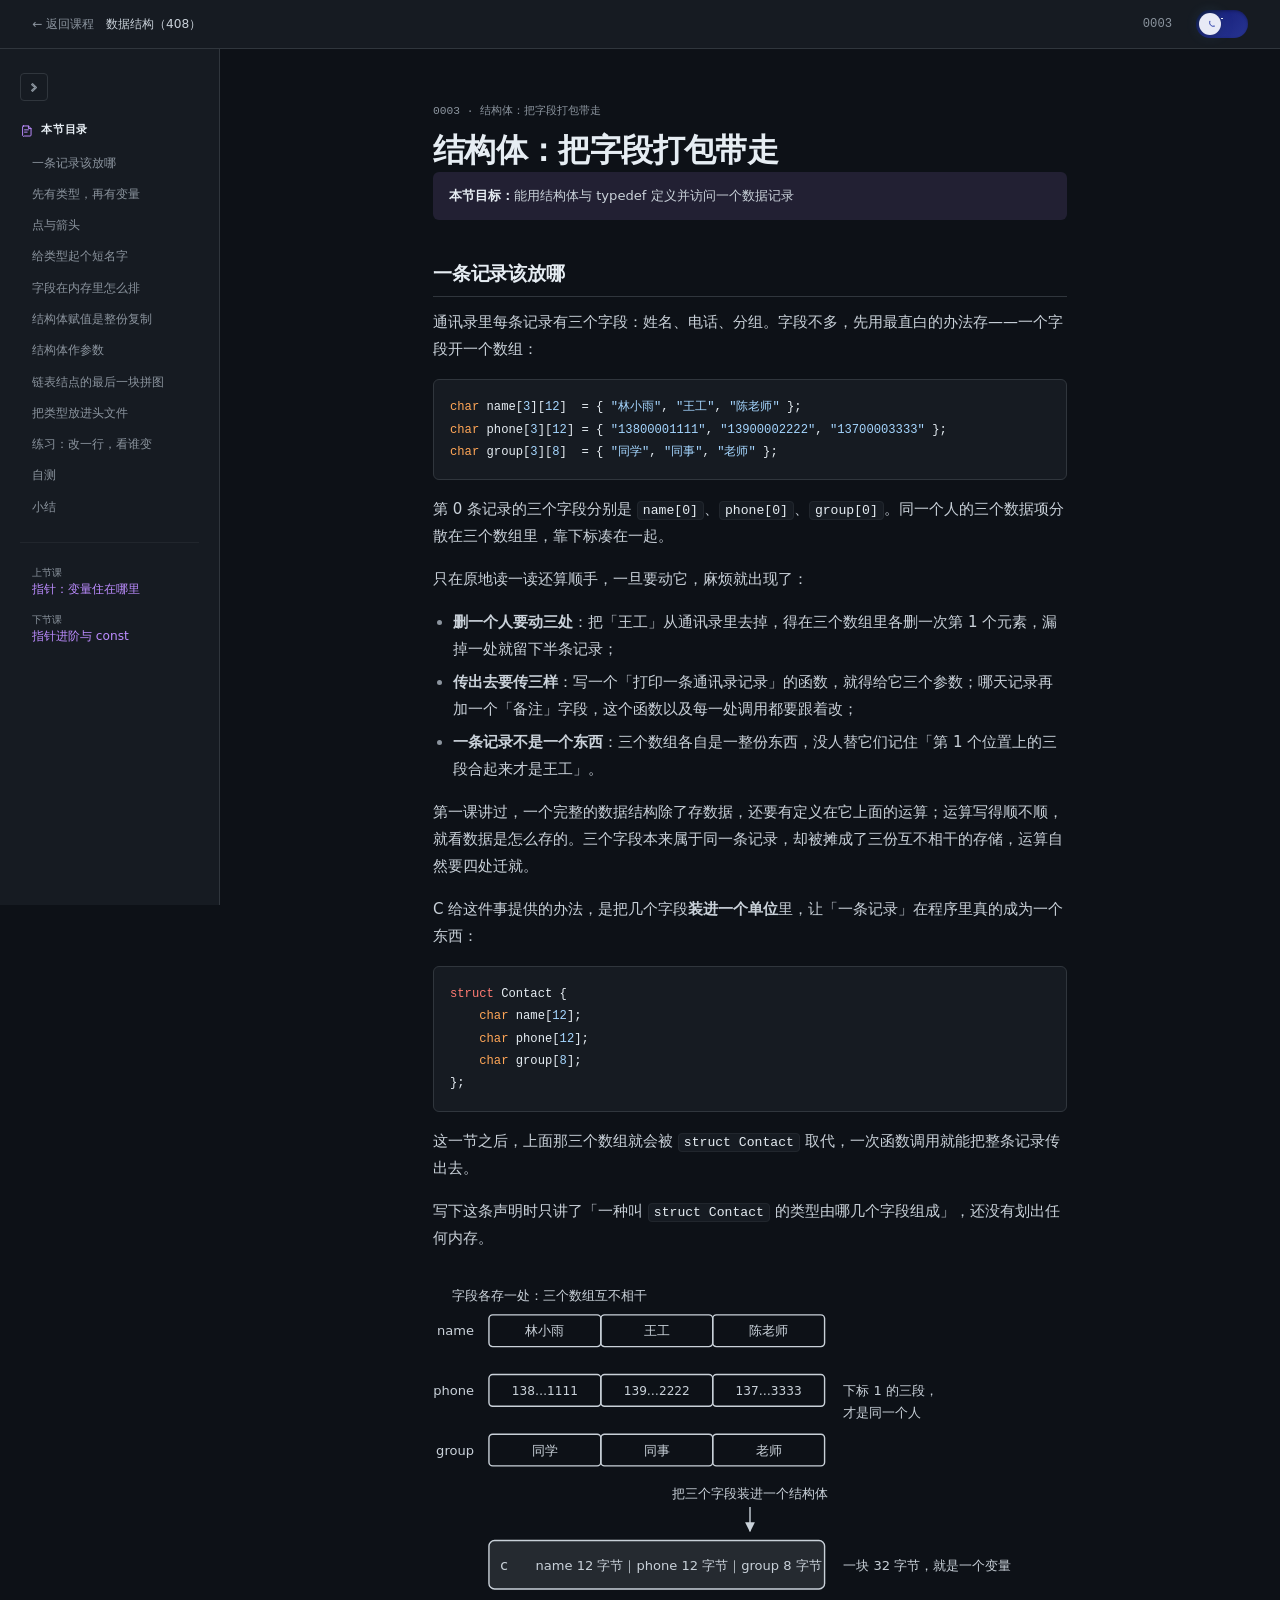
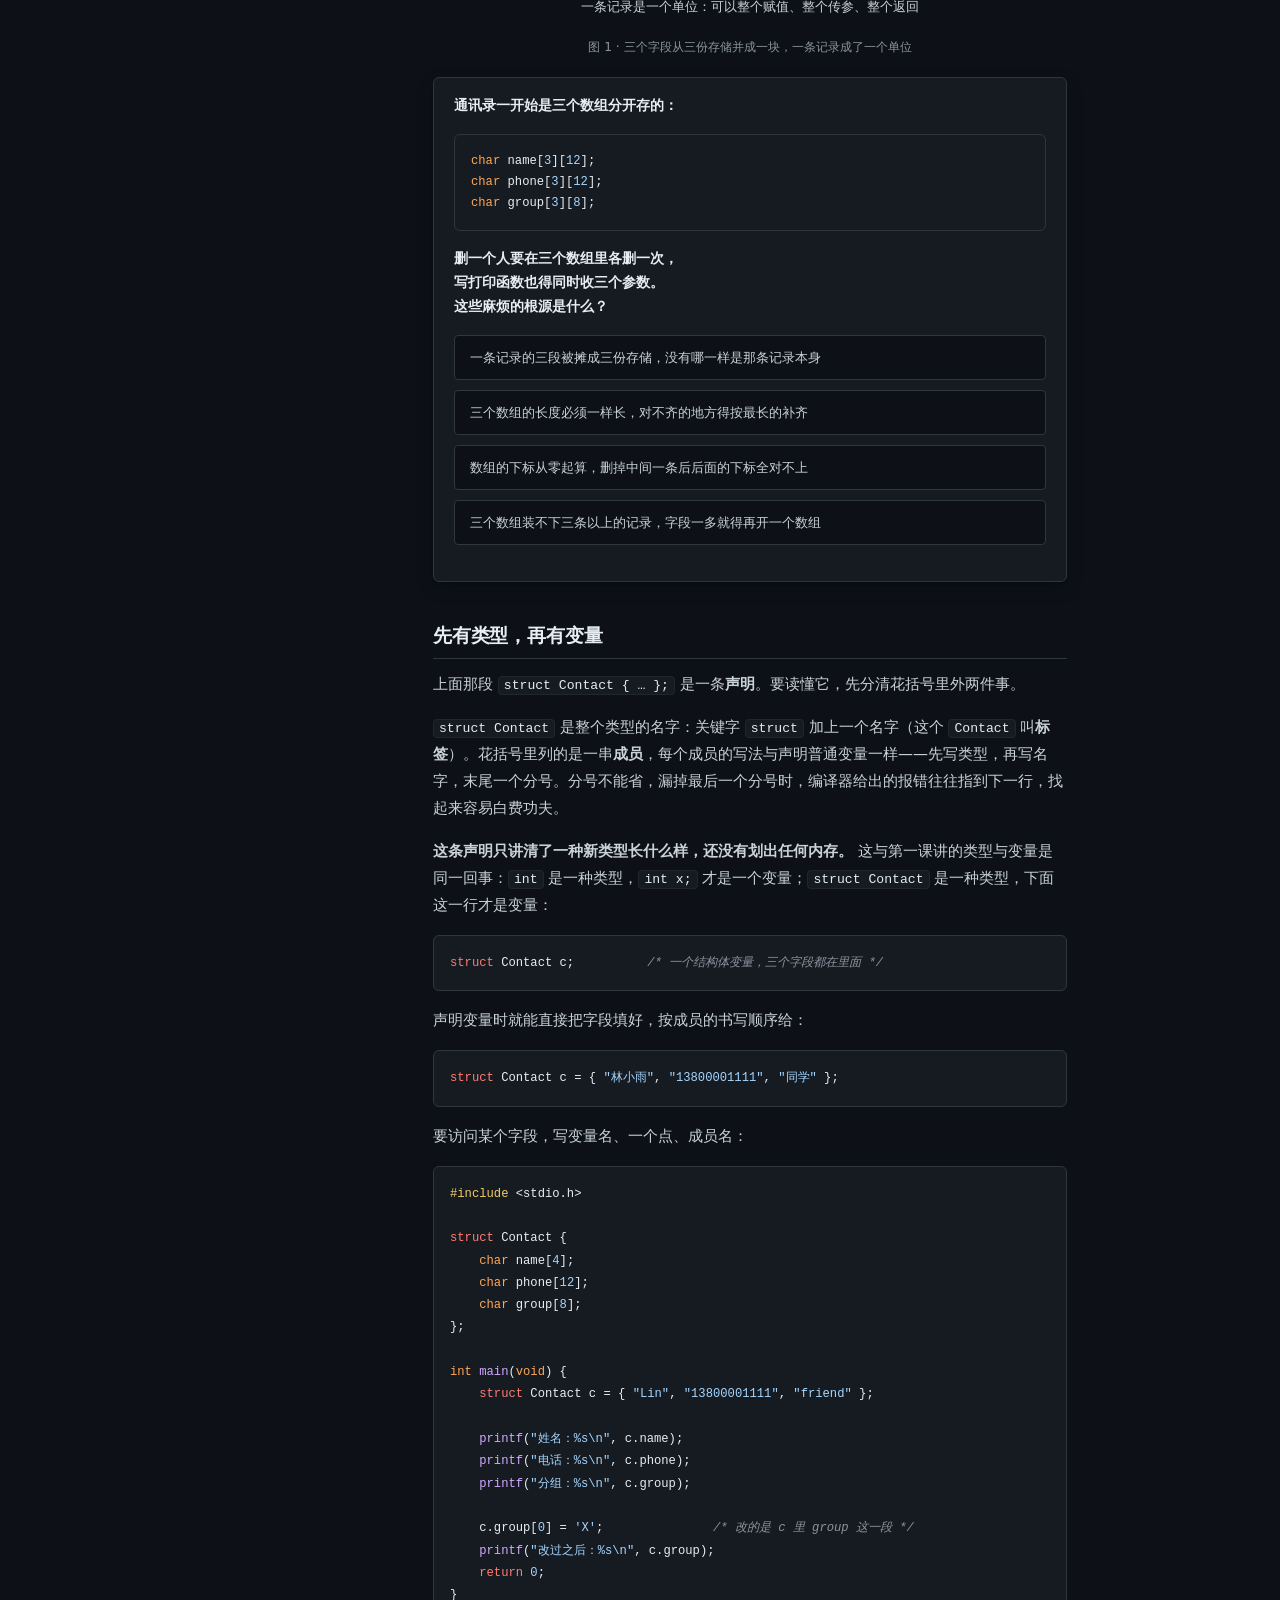
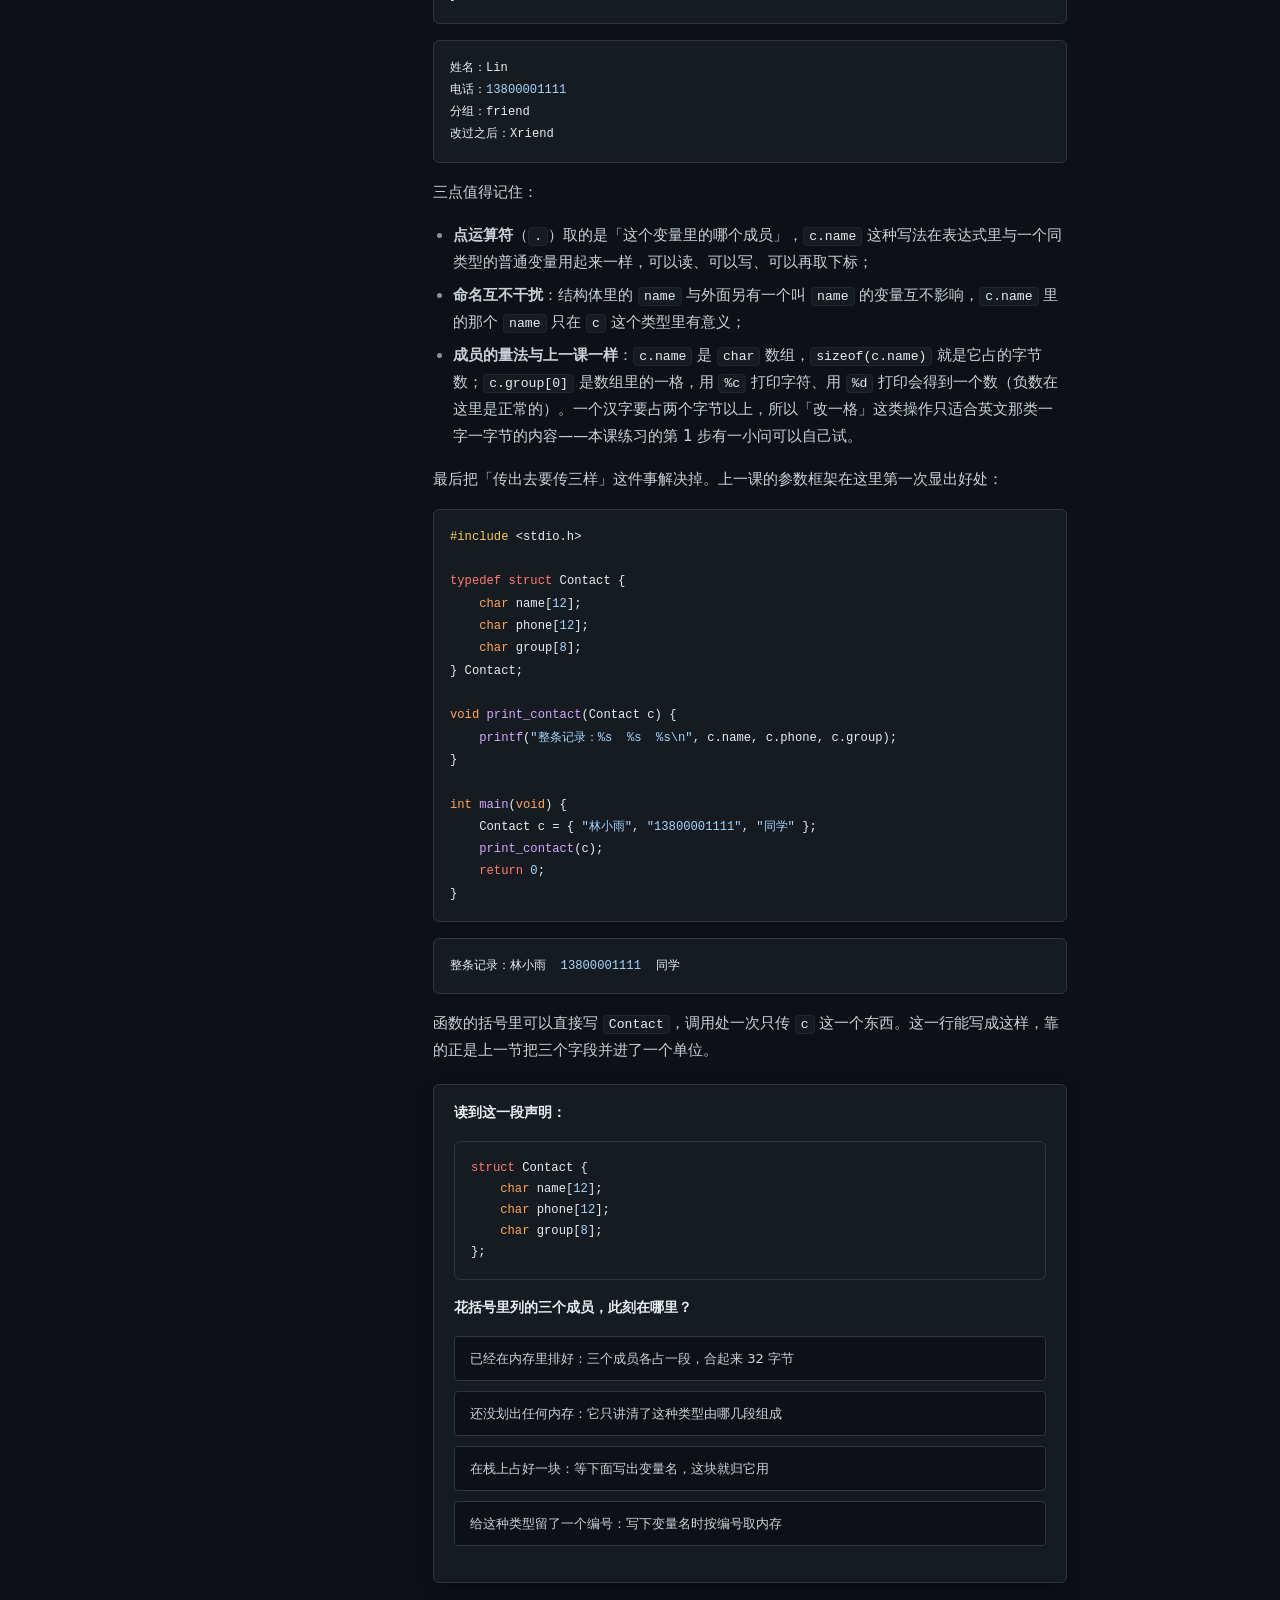
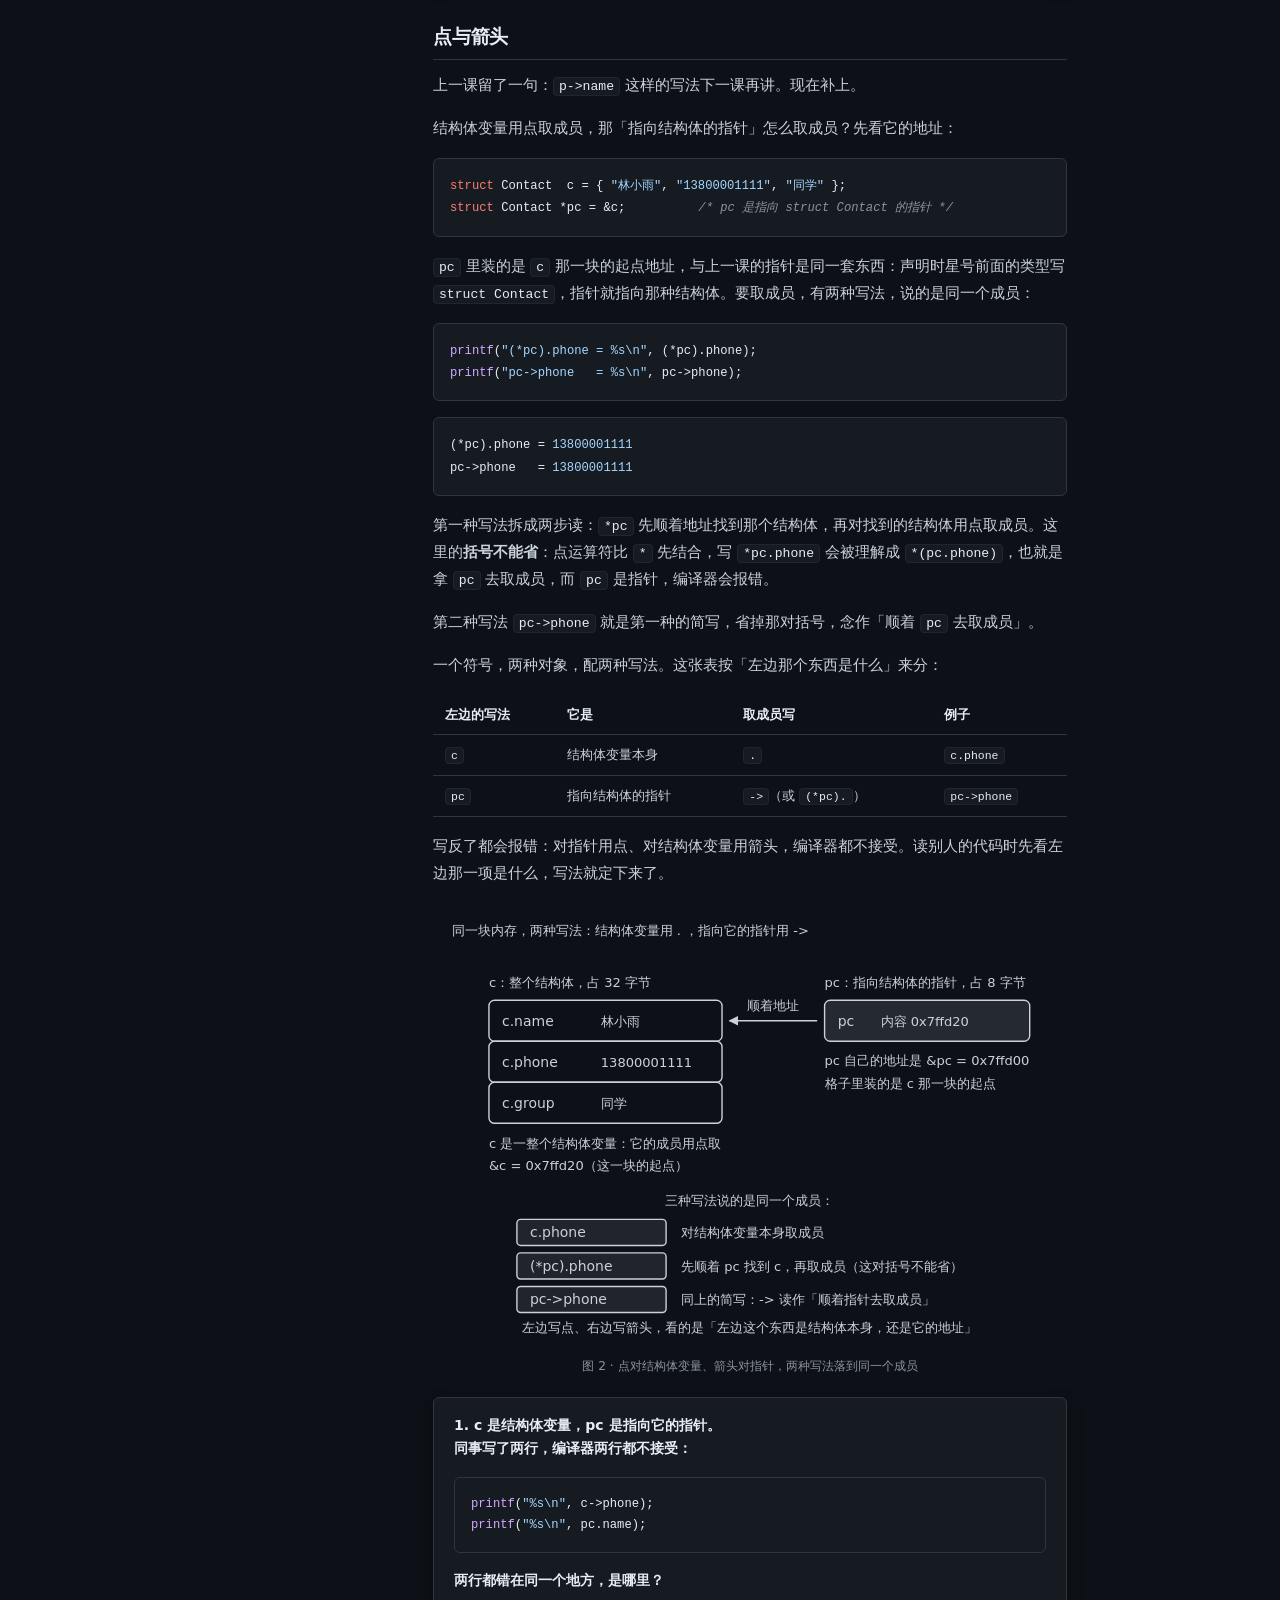
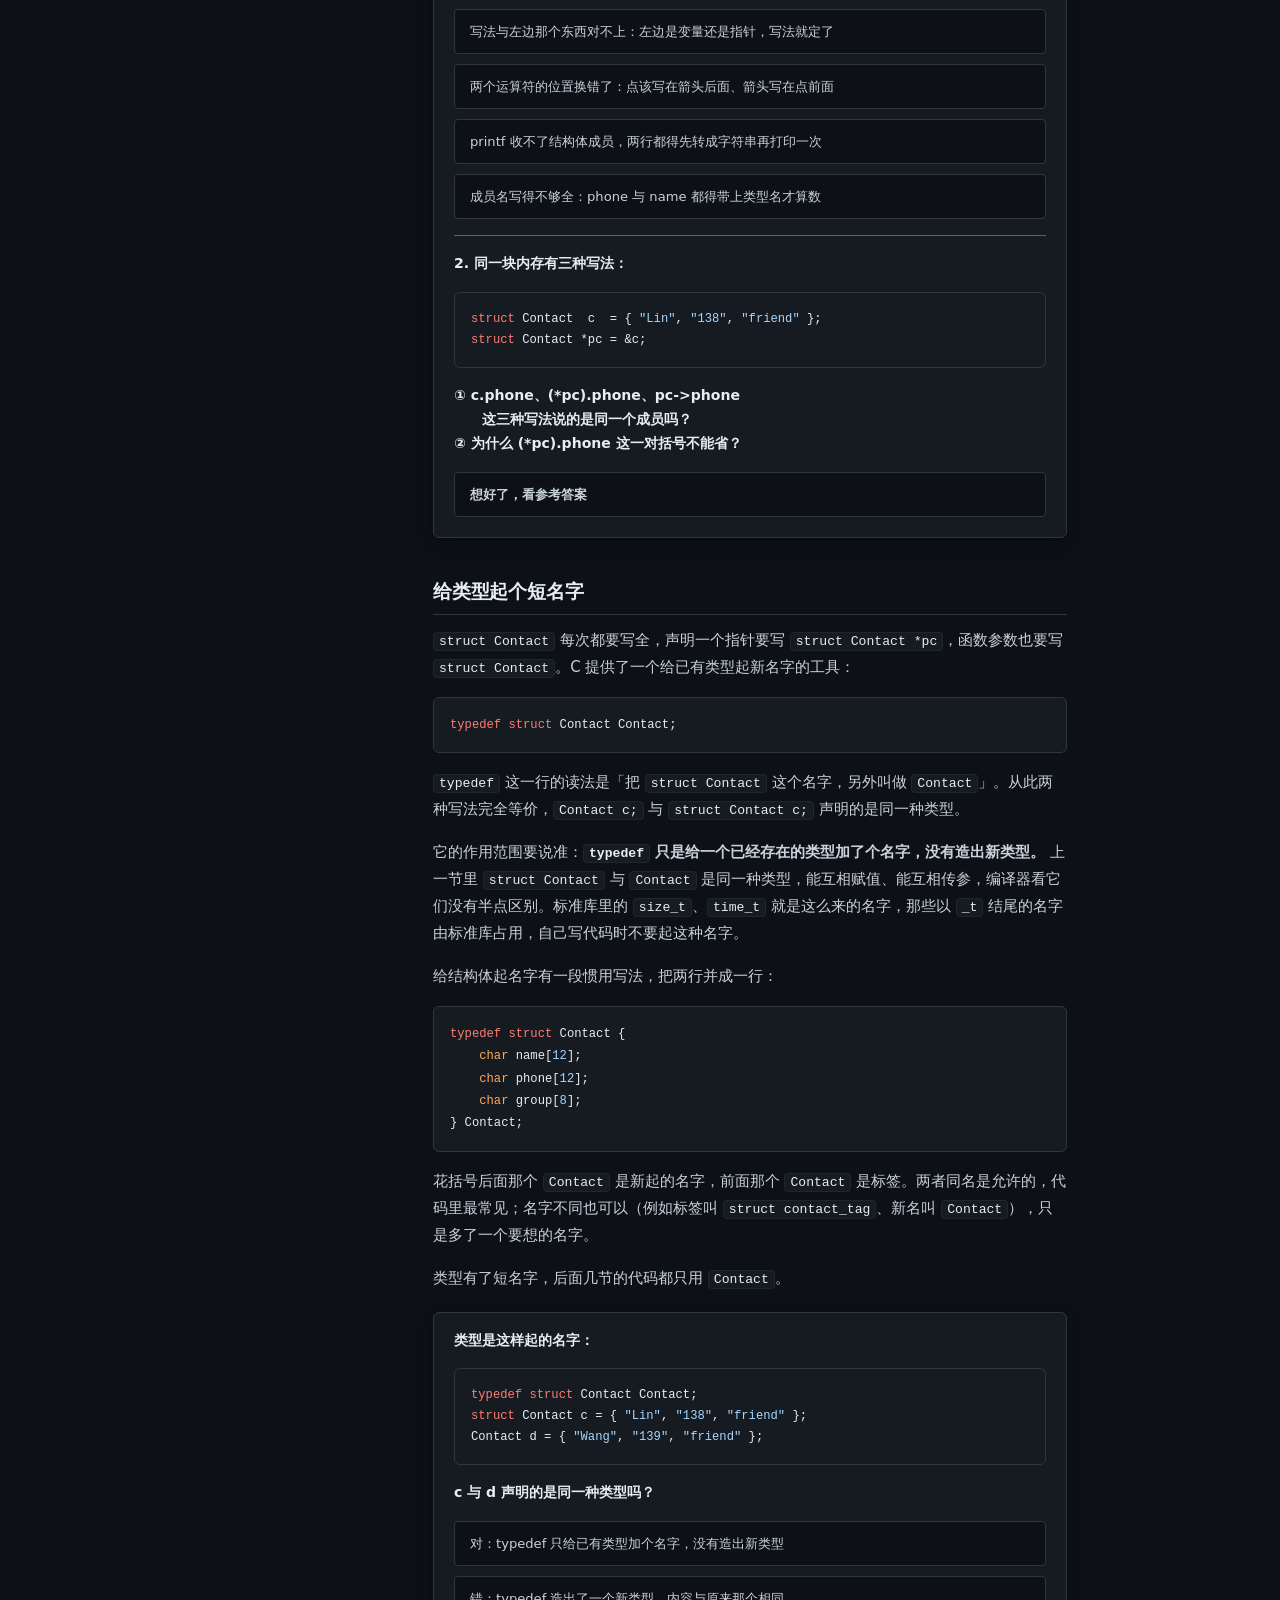
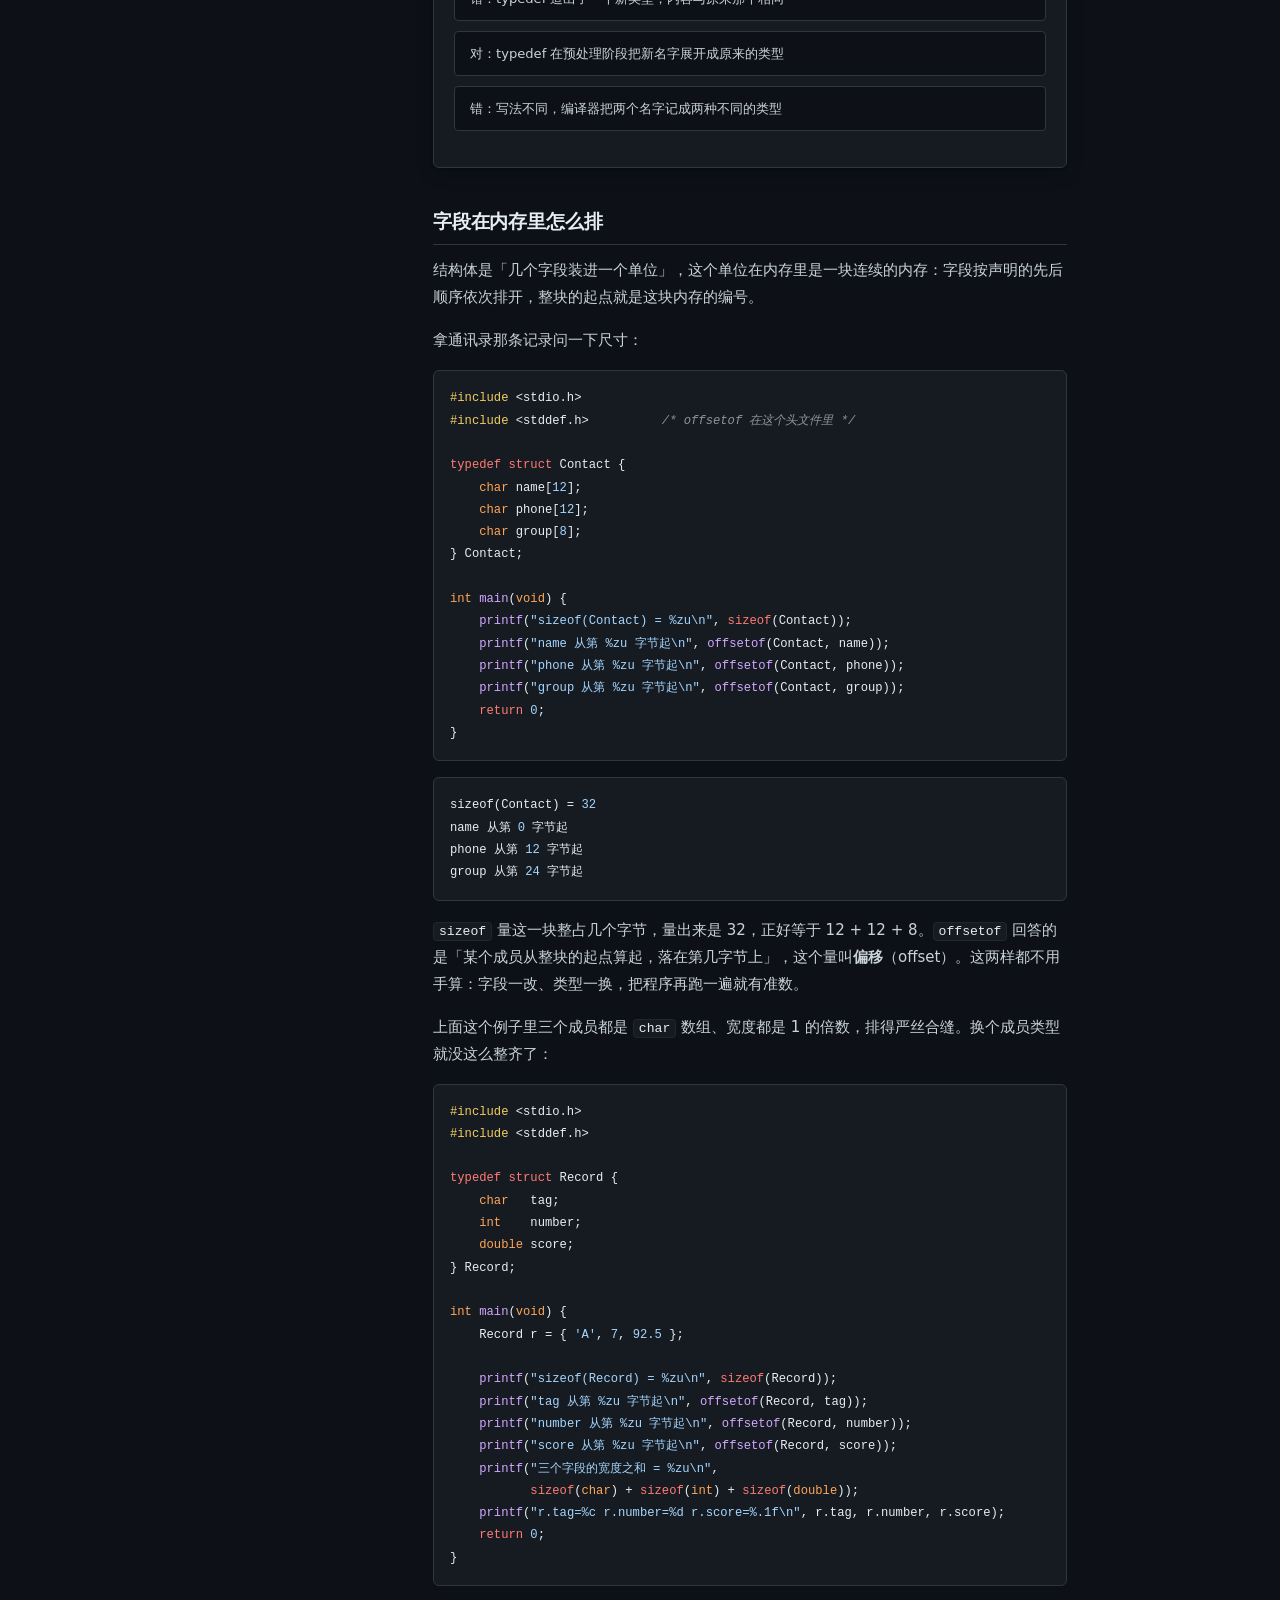
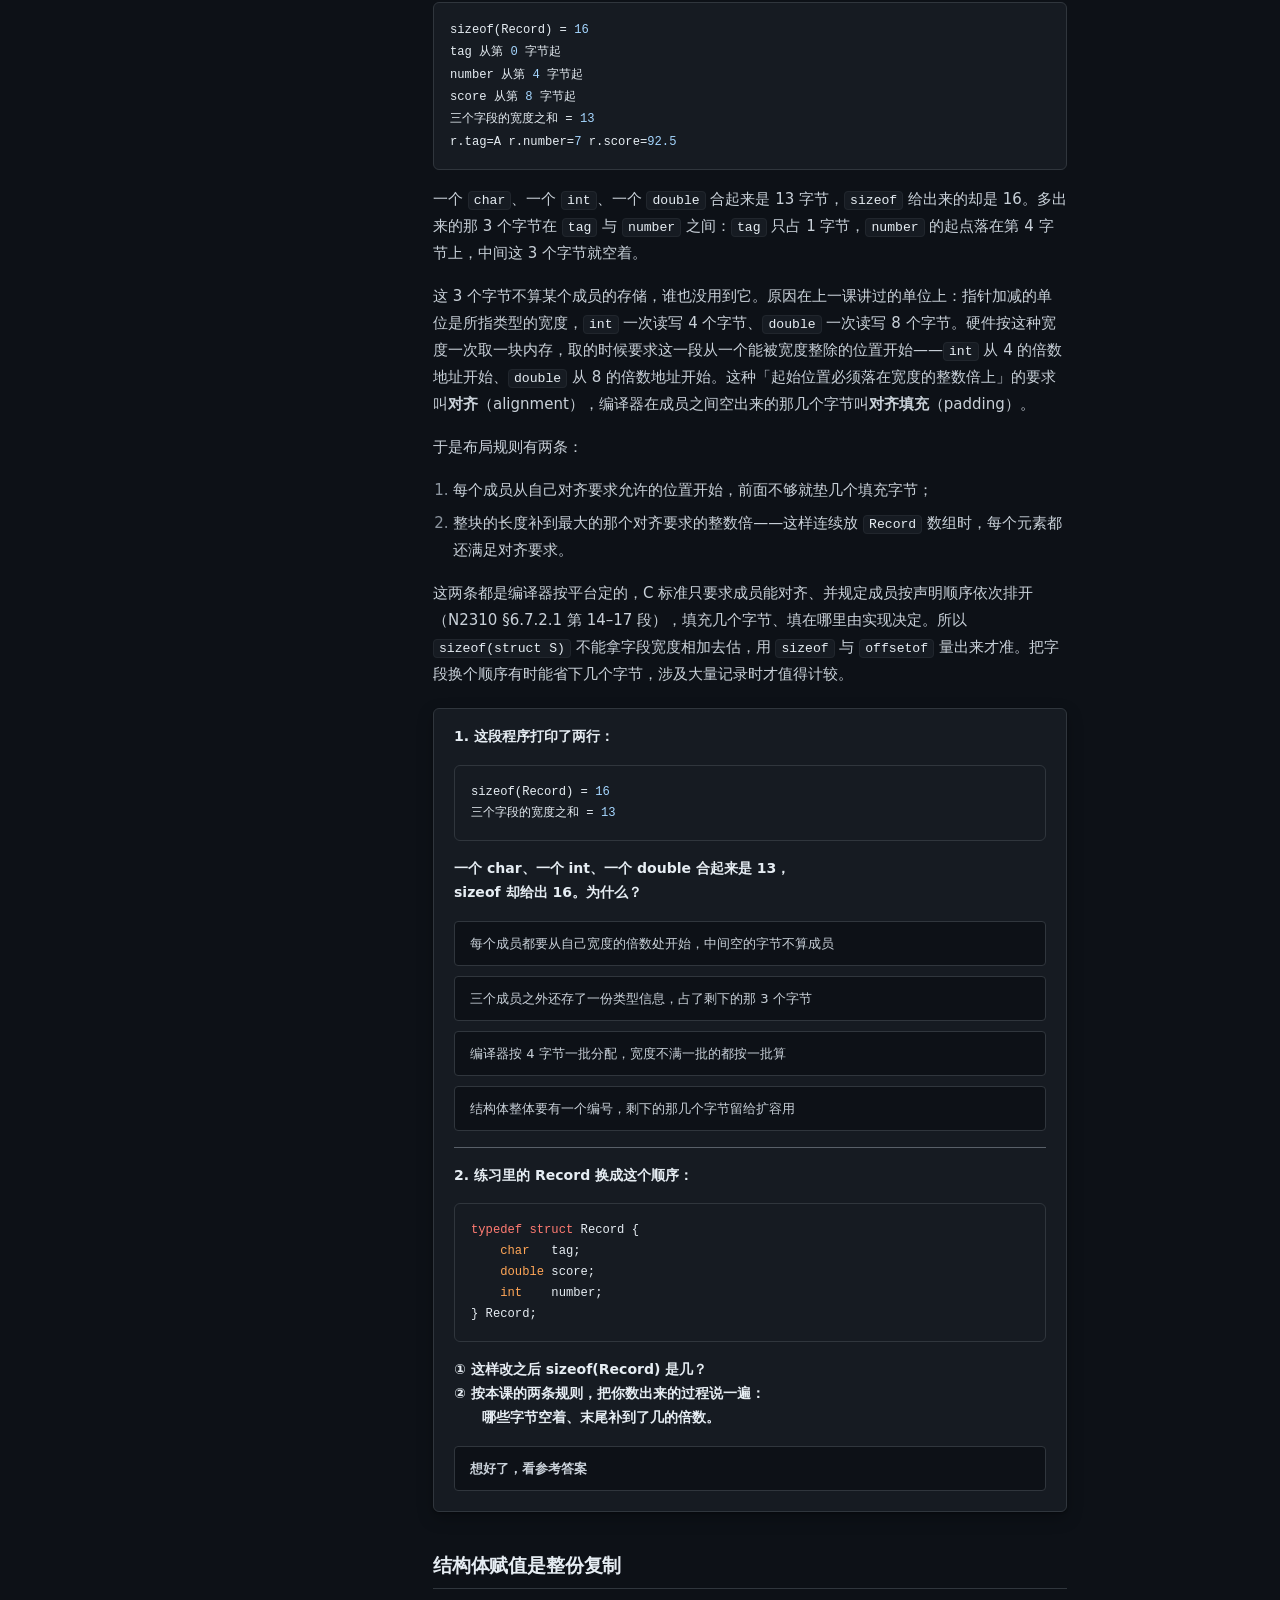
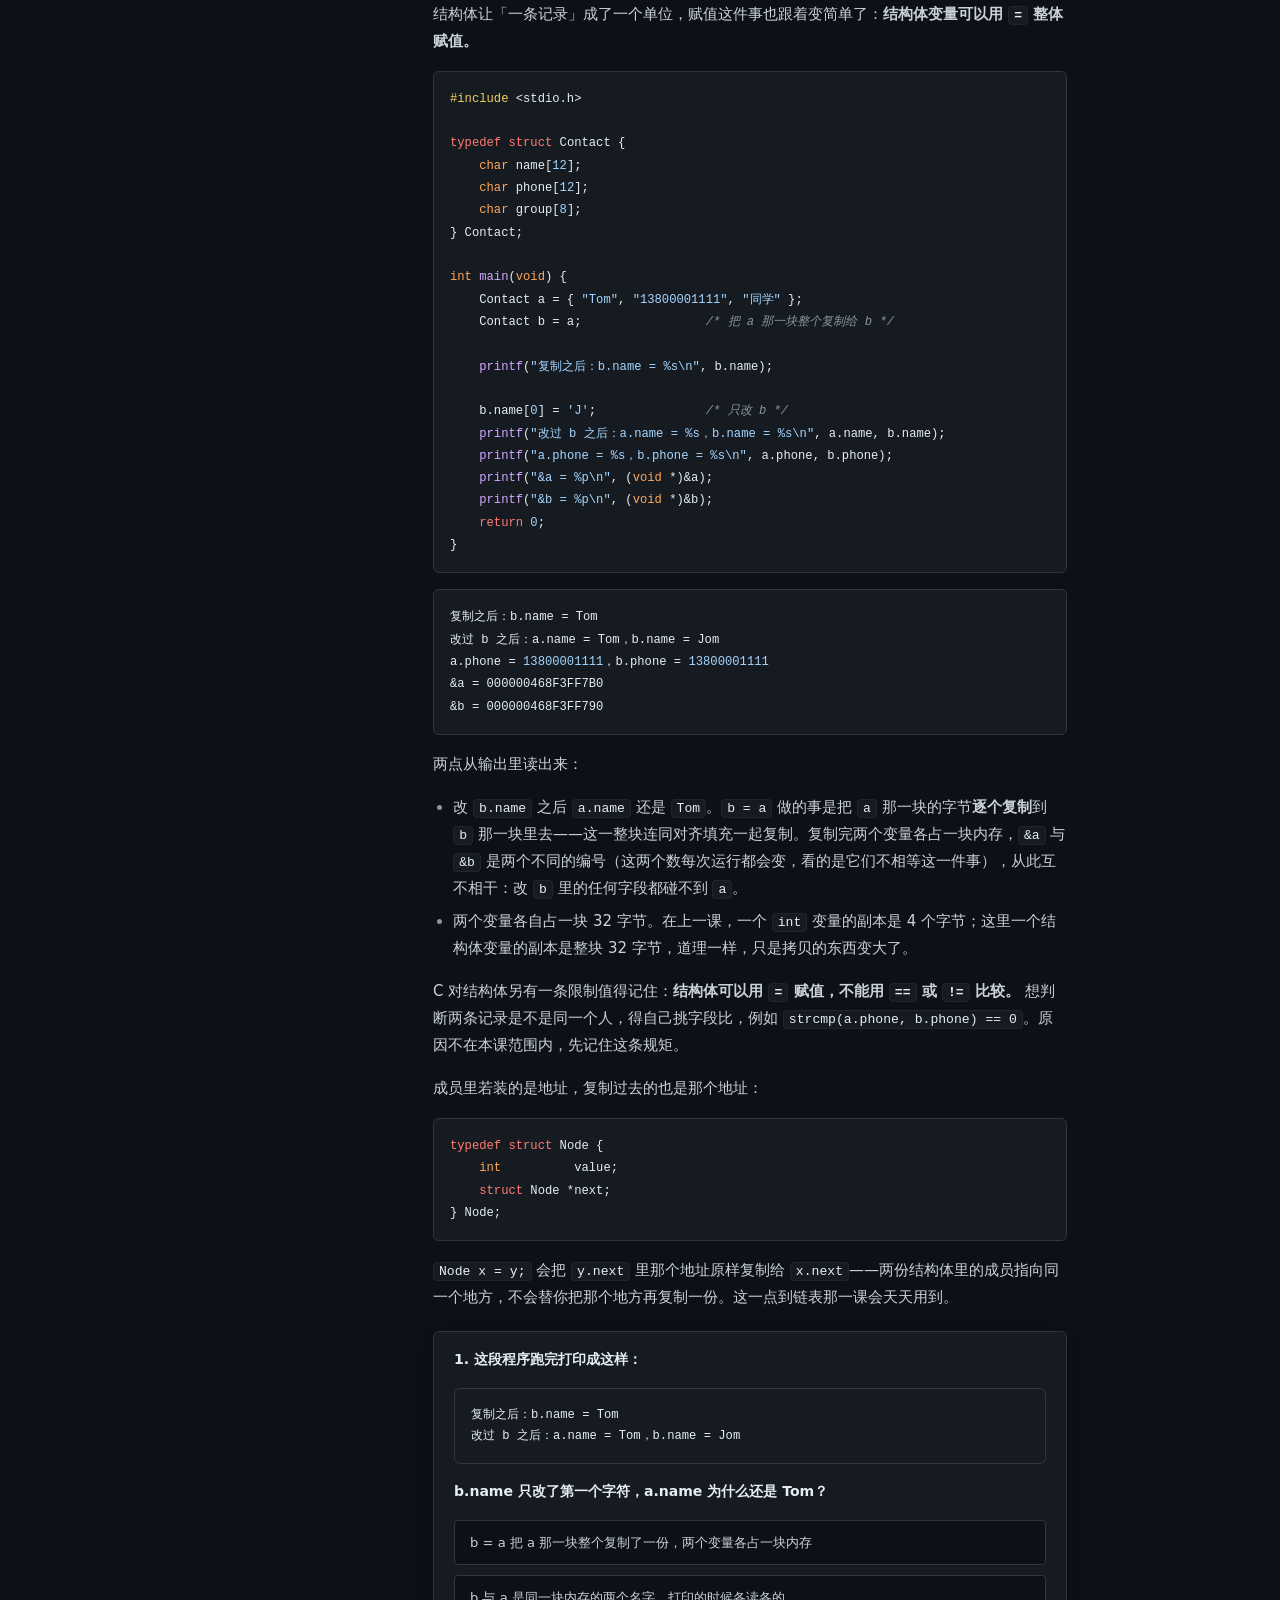
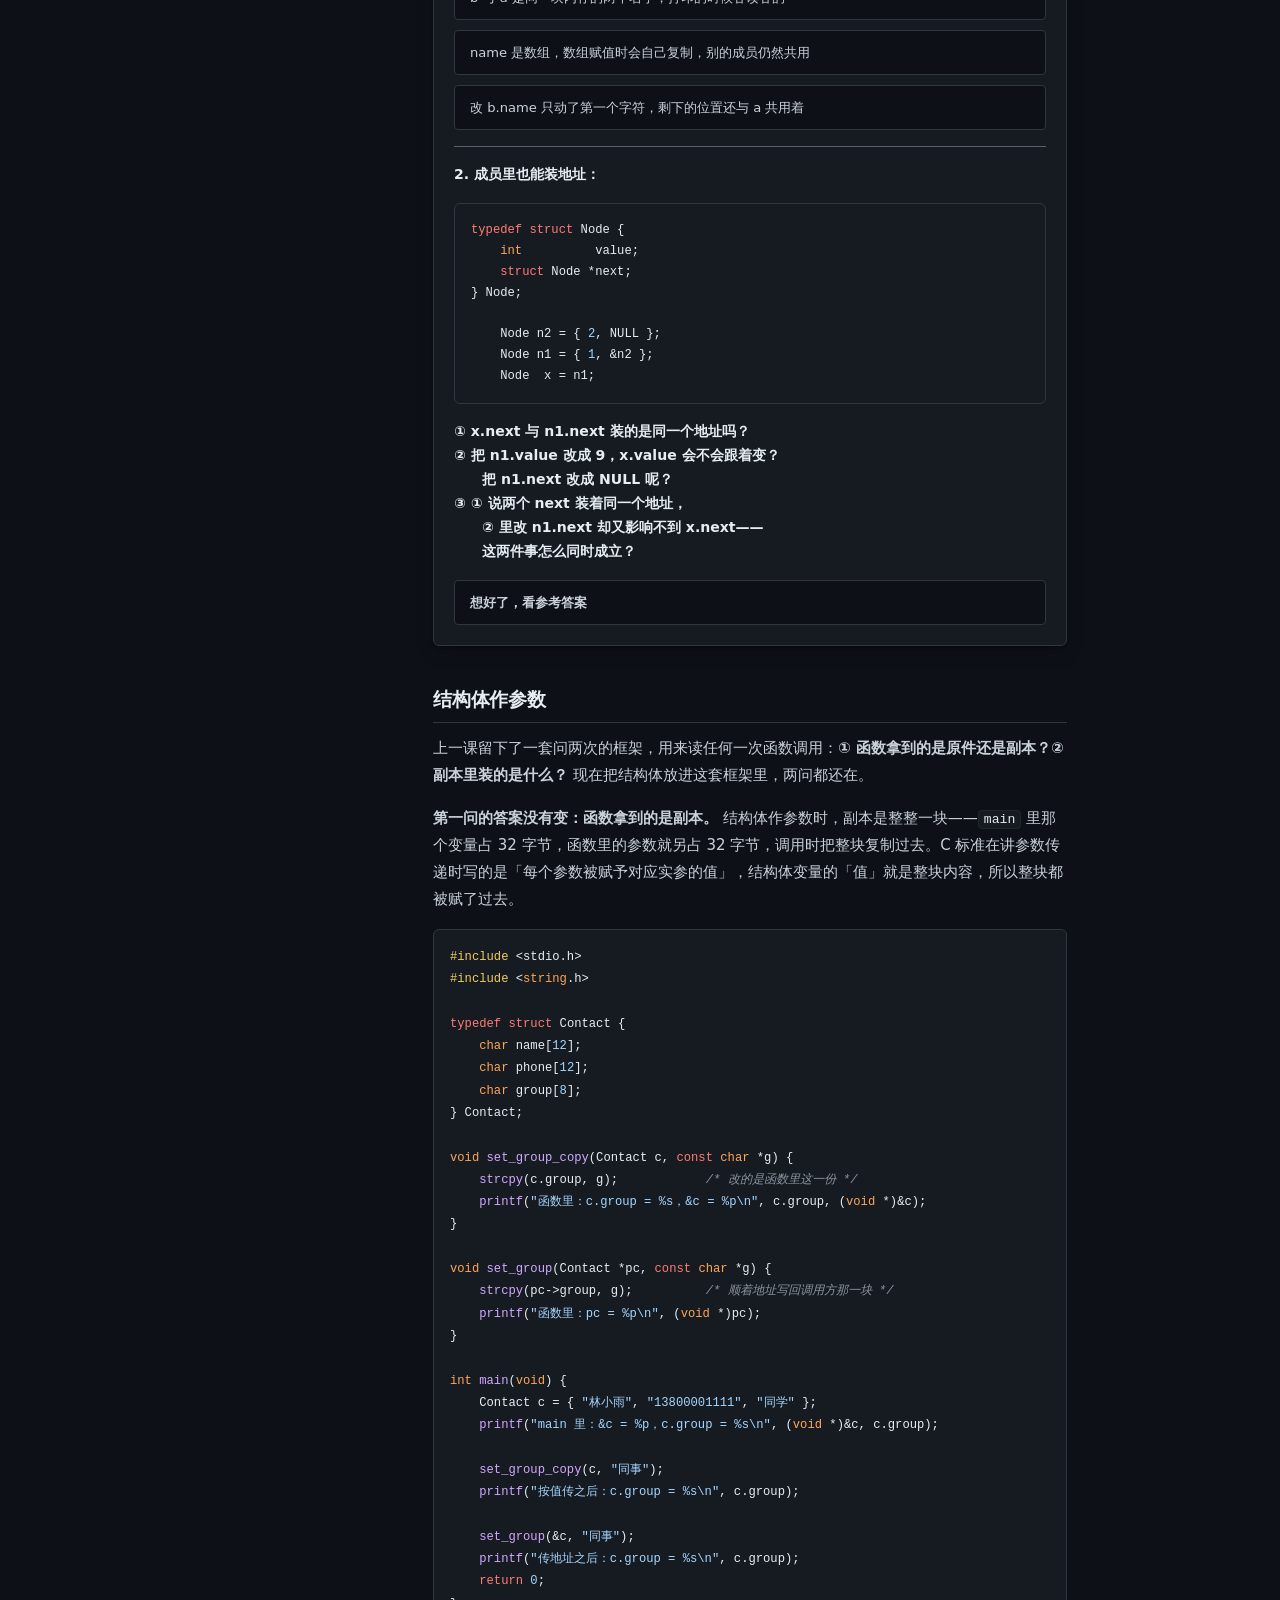
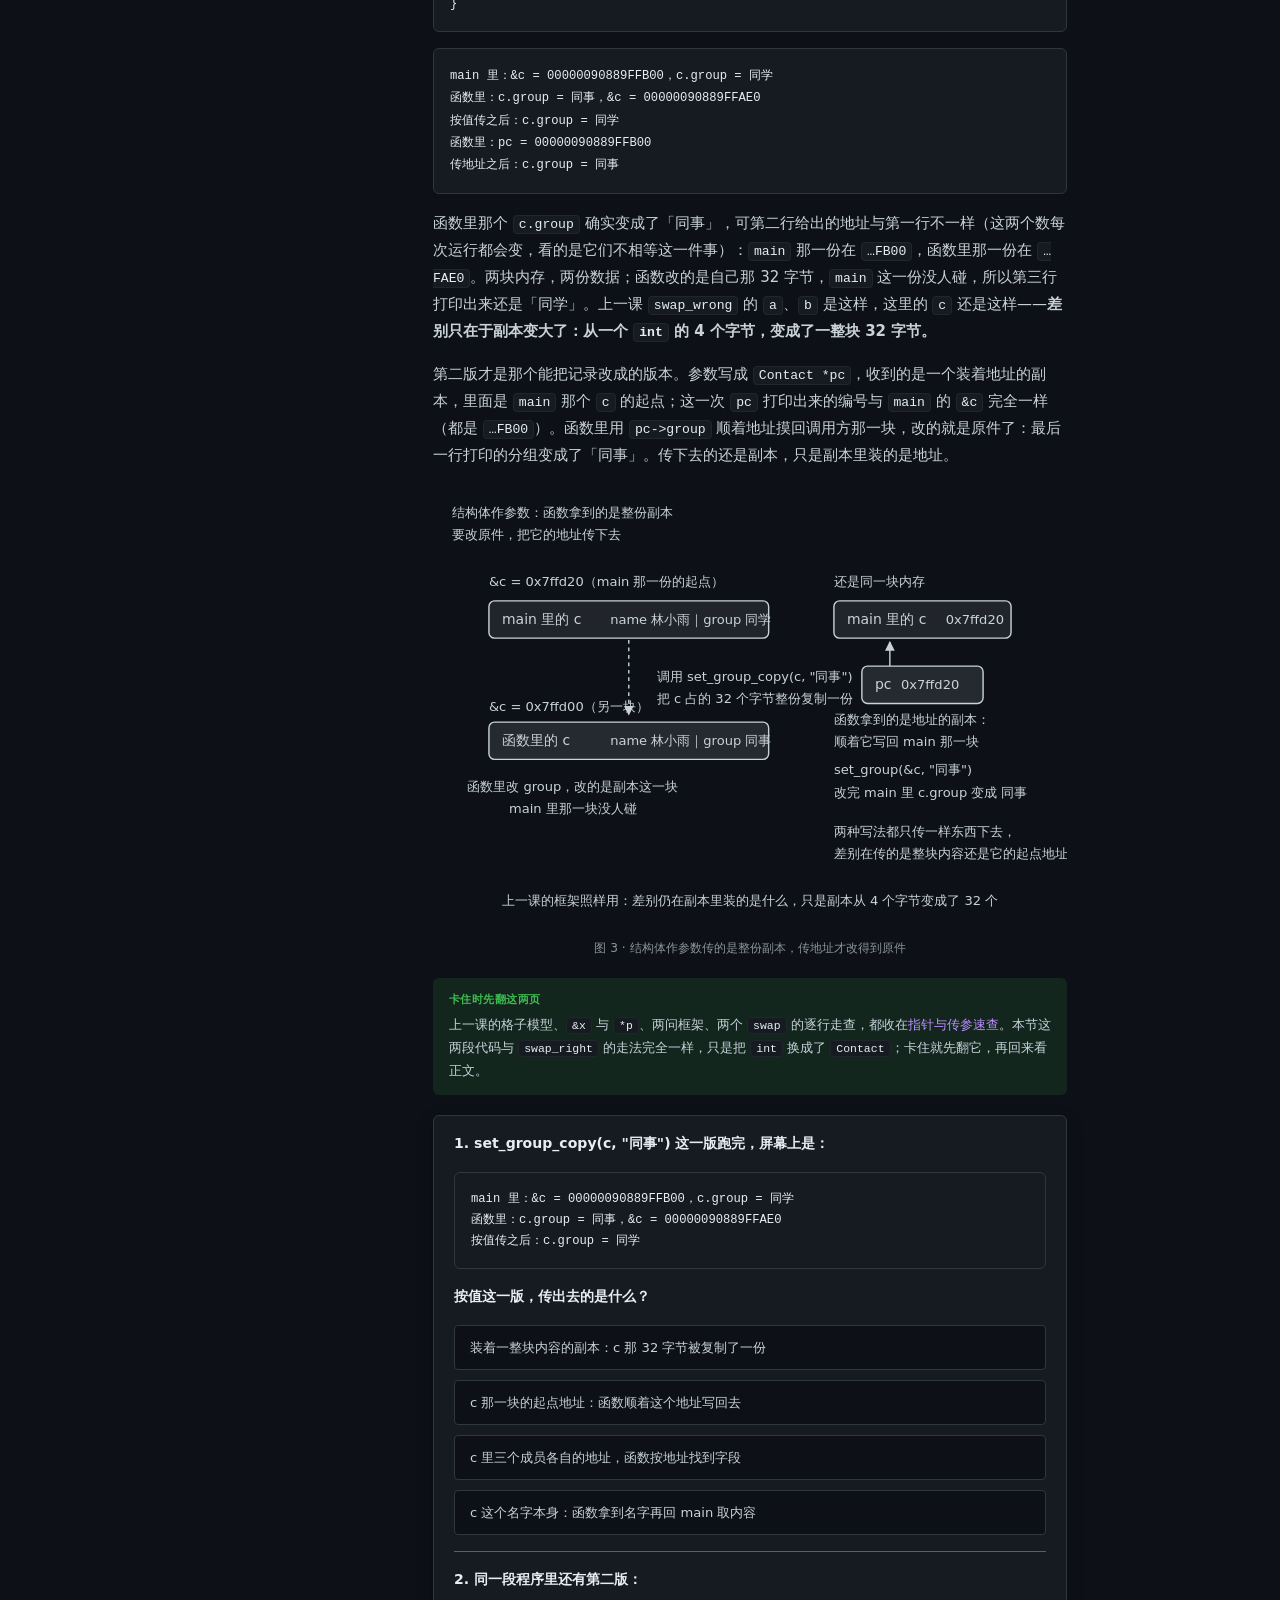
<file: .learning/subjects/data-structures/lessons/0003-c-recap.2.html>
<!DOCTYPE html>
<html lang="zh-CN" data-theme="dark">
<head>
<meta charset="UTF-8">
<meta name="viewport" content="width=device-width, initial-scale=1">
<title>结构体：把字段打包带走 · 数据结构（408）</title>

<!-- 共享层在 .learning/assets/，课件在 .learning/subjects/<slug>/lessons/ 下，所以是 ../../../assets/ -->
<link rel="stylesheet" href="../../../assets/sayo/sayo.css">
<link rel="stylesheet" href="../../../assets/learn-theme.css">
<link rel="stylesheet" href="../assets/style.css">

<!-- 主题要在首帧前应用，避免闪白/闪黑 -->
<script src="../../../assets/learn-theme.js"></script>
<script>LearnTheme.apply();</script>
</head>

<body class="lesson-body">

<nav class="lesson-bar">
  <a href="../index.html">← 返回课程</a>
  <span>数据结构（408）</span>
  <span class="lesson-bar__no">0003</span>
  <!-- 课件页自带主题开关：学生从文件管理器直接打开课件时也能切暗色 -->
  <label class="syo-toggle syo-toggle--theme lesson-bar__toggle" title="切换深浅主题" aria-label="切换深浅主题">
    <input type="checkbox" id="lesson-theme-checkbox" checked>
    <span class="syo-toggle-track"></span>
    <span class="syo-toggle-knob">
      <svg class="syo-toggle-sun" viewBox="0 0 20 20" fill="none" aria-hidden="true"><circle cx="10" cy="10" r="3.5" stroke="#f57c00" stroke-width="1.5"/><path d="M10 2v2.5M10 15.5V18M2 10h2.5M15.5 10H18M4.34 4.34l1.77 1.77M13.89 13.89l1.77 1.77M4.34 15.66l1.77-1.77M13.89 6.11l1.77-1.77" stroke="#f57c00" stroke-width="1.2" stroke-linecap="round"/></svg>
      <svg class="syo-toggle-moon" viewBox="0 0 20 20" fill="none" aria-hidden="true"><path d="M16.5 12.5A6 6 0 019 4.5a6 6 0 007.5 8z" stroke="#5c6bc0" stroke-width="1.5" stroke-linejoin="round"/></svg>
    </span>
  </label>
</nav>

<article class="lesson">

  <header class="lesson-header">
    <span class="lesson-header__eyebrow">0003 · 结构体：把字段打包带走</span>
    <h1>结构体：把字段打包带走</h1>
    <p class="lesson-goal"><b>本节目标：</b>能用结构体与 typedef 定义并访问一个数据记录</p>
  </header>

  <!-- ── 正文：渲染器按内容文件（lessons/<序号>-<节点id>.md）产出，块词汇见 docs/规范/课件内容格式.md ── -->

  <h2>一条记录该放哪</h2>

  <p>通讯录里每条记录有三个字段：姓名、电话、分组。字段不多，先用最直白的办法存——一个字段开一个数组：</p>

  <pre data-lang="cpp"><code>char name[3][12]  = { "林小雨", "王工", "陈老师" };
char phone[3][12] = { "13800001111", "13900002222", "13700003333" };
char group[3][8]  = { "同学", "同事", "老师" };</code></pre>

  <p>第 0 条记录的三个字段分别是 <code>name[0]</code>、<code>phone[0]</code>、<code>group[0]</code>。同一个人的三个数据项分散在三个数组里，靠下标凑在一起。</p>

  <p>只在原地读一读还算顺手，一旦要动它，麻烦就出现了：</p>

  <ul>
    <li><b>删一个人要动三处</b>：把「王工」从通讯录里去掉，得在三个数组里各删一次第 1 个元素，漏掉一处就留下半条记录；</li>
    <li><b>传出去要传三样</b>：写一个「打印一条通讯录记录」的函数，就得给它三个参数；哪天记录再加一个「备注」字段，这个函数以及每一处调用都要跟着改；</li>
    <li><b>一条记录不是一个东西</b>：三个数组各自是一整份东西，没人替它们记住「第 1 个位置上的三段合起来才是王工」。</li>
  </ul>

  <p>第一课讲过，一个完整的数据结构除了存数据，还要有定义在它上面的运算；运算写得顺不顺，就看数据是怎么存的。三个字段本来属于同一条记录，却被摊成了三份互不相干的存储，运算自然要四处迁就。</p>

  <p>C 给这件事提供的办法，是把几个字段<b>装进一个单位</b>里，让「一条记录」在程序里真的成为一个东西：</p>

  <pre data-lang="cpp"><code>struct Contact {
    char name[12];
    char phone[12];
    char group[8];
};</code></pre>

  <p>这一节之后，上面那三个数组就会被 <code>struct Contact</code> 取代，一次函数调用就能把整条记录传出去。</p>

  <p>写下这条声明时只讲了「一种叫 <code>struct Contact</code> 的类型由哪几个字段组成」，还没有划出任何内存。</p>

  <figure class="lesson-figure lesson-figure--inline" role="img" aria-label="上方把姓名、电话、分组摊成三个并列数组，下方把三个字段装进一个结构体，成为一块连续的内存">
<svg viewBox="0 0 680 380" role="img" aria-hidden="true" fill="currentColor" font-family="system-ui, 'Segoe UI', 'Microsoft YaHei', sans-serif">
<defs><marker id="tip" viewBox="0 0 10 10" refX="9" refY="5" markerWidth="7" markerHeight="7" orient="auto-start-reverse"><path d="M 0 0 L 10 5 L 0 10 z" fill="currentColor"/></marker></defs>
<text x="20" y="30" text-anchor="start" font-size="14">字段各存一处：三个数组互不相干</text>
<g fill="none">
<rect x="60" y="46" width="120" height="34" rx="4" stroke="currentColor" stroke-width="1.5"/>
<rect x="180" y="46" width="120" height="34" rx="4" stroke="currentColor" stroke-width="1.5"/>
<rect x="300" y="46" width="120" height="34" rx="4" stroke="currentColor" stroke-width="1.5"/>
<rect x="60" y="110" width="120" height="34" rx="4" stroke="currentColor" stroke-width="1.5"/>
<rect x="180" y="110" width="120" height="34" rx="4" stroke="currentColor" stroke-width="1.5"/>
<rect x="300" y="110" width="120" height="34" rx="4" stroke="currentColor" stroke-width="1.5"/>
<rect x="60" y="174" width="120" height="34" rx="4" stroke="currentColor" stroke-width="1.5"/>
<rect x="180" y="174" width="120" height="34" rx="4" stroke="currentColor" stroke-width="1.5"/>
<rect x="300" y="174" width="120" height="34" rx="4" stroke="currentColor" stroke-width="1.5"/>
</g>
<text x="44" y="68" text-anchor="end" font-size="14">name</text>
<text x="44" y="132" text-anchor="end" font-size="14">phone</text>
<text x="44" y="196" text-anchor="end" font-size="14">group</text>
<text x="120" y="68" text-anchor="middle" font-size="14">林小雨</text>
<text x="240" y="68" text-anchor="middle" font-size="14">王工</text>
<text x="360" y="68" text-anchor="middle" font-size="14">陈老师</text>
<text x="120" y="132" text-anchor="middle" font-size="13">138…1111</text>
<text x="240" y="132" text-anchor="middle" font-size="13">139…2222</text>
<text x="360" y="132" text-anchor="middle" font-size="13">137…3333</text>
<text x="120" y="196" text-anchor="middle" font-size="14">同学</text>
<text x="240" y="196" text-anchor="middle" font-size="14">同事</text>
<text x="360" y="196" text-anchor="middle" font-size="14">老师</text>
<text x="440" y="132" text-anchor="start" font-size="14">下标 1 的三段，</text>
<text x="440" y="156" text-anchor="start" font-size="14">才是同一个人</text>
<text x="340" y="242" text-anchor="middle" font-size="14">把三个字段装进一个结构体</text>
<line x1="340" y1="252" x2="340" y2="278" stroke="currentColor" stroke-width="1.5" marker-end="url(#tip)"/>
<rect x="60" y="288" width="360" height="52" rx="6" fill="currentColor" fill-opacity="0.13" stroke="currentColor" stroke-width="1.5"/>
<text x="72" y="320" text-anchor="start" font-size="15">c</text>
<text x="110" y="320" text-anchor="start" font-size="14">name 12 字节｜phone 12 字节｜group 8 字节</text>
<text x="440" y="320" text-anchor="start" font-size="14">一块 32 字节，就是一个变量</text>
<text x="340" y="364" text-anchor="middle" font-size="14">一条记录是一个单位：可以整个赋值、整个传参、整个返回</text>
</svg>

    <figcaption>图 1 · 三个字段从三份存储并成一块，一条记录成了一个单位</figcaption>
  </figure>

  <div class="quiz" data-quiz='[
  {
    "q": "通讯录一开始是三个数组分开存的：\n\n```cpp\nchar name[3][12];\nchar phone[3][12];\nchar group[3][8];\n```\n\n删一个人要在三个数组里各删一次，\n写打印函数也得同时收三个参数。\n这些麻烦的根源是什么？",
    "opts": [
      "一条记录的三段被摊成三份存储，没有哪一样是那条记录本身",
      "三个数组的长度必须一样长，对不齐的地方得按最长的补齐",
      "数组的下标从零起算，删掉中间一条后后面的下标全对不上",
      "三个数组装不下三条以上的记录，字段一多就得再开一个数组"
    ],
    "ans": 0,
    "why": "三个数组各自是一整份东西：\n删一个人要在三处各删一次，漏一处就留下半条记录；\n写打印函数也得同时收三个参数。\n把字段装进一个结构体之后，\n一条记录才在程序里成为一个东西，\n一次调用只传它一个。"
  }
]'></div>

  <h2>先有类型，再有变量</h2>

  <p>上面那段 <code>struct Contact { … };</code> 是一条<b>声明</b>。要读懂它，先分清花括号里外两件事。</p>

  <p><code>struct Contact</code> 是整个类型的名字：关键字 <code>struct</code> 加上一个名字（这个 <code>Contact</code> 叫<b>标签</b>）。花括号里列的是一串<b>成员</b>，每个成员的写法与声明普通变量一样——先写类型，再写名字，末尾一个分号。分号不能省，漏掉最后一个分号时，编译器给出的报错往往指到下一行，找起来容易白费功夫。</p>

  <p><b>这条声明只讲清了一种新类型长什么样，还没有划出任何内存。</b> 这与第一课讲的类型与变量是同一回事：<code>int</code> 是一种类型，<code>int x;</code> 才是一个变量；<code>struct Contact</code> 是一种类型，下面这一行才是变量：</p>

  <pre data-lang="cpp"><code>struct Contact c;          /* 一个结构体变量，三个字段都在里面 */</code></pre>

  <p>声明变量时就能直接把字段填好，按成员的书写顺序给：</p>

  <pre data-lang="cpp"><code>struct Contact c = { "林小雨", "13800001111", "同学" };</code></pre>

  <p>要访问某个字段，写变量名、一个点、成员名：</p>

  <pre data-lang="cpp"><code>#include &lt;stdio.h&gt;

struct Contact {
    char name[4];
    char phone[12];
    char group[8];
};

int main(void) {
    struct Contact c = { "Lin", "13800001111", "friend" };

    printf("姓名：%s\n", c.name);
    printf("电话：%s\n", c.phone);
    printf("分组：%s\n", c.group);

    c.group[0] = 'X';               /* 改的是 c 里 group 这一段 */
    printf("改过之后：%s\n", c.group);
    return 0;
}</code></pre>

  <pre data-lang="term"><code>姓名：Lin
电话：13800001111
分组：friend
改过之后：Xriend</code></pre>

  <p>三点值得记住：</p>

  <ul>
    <li><b>点运算符</b>（<code>.</code>）取的是「这个变量里的哪个成员」，<code>c.name</code> 这种写法在表达式里与一个同类型的普通变量用起来一样，可以读、可以写、可以再取下标；</li>
    <li><b>命名互不干扰</b>：结构体里的 <code>name</code> 与外面另有一个叫 <code>name</code> 的变量互不影响，<code>c.name</code> 里的那个 <code>name</code> 只在 <code>c</code> 这个类型里有意义；</li>
    <li><b>成员的量法与上一课一样</b>：<code>c.name</code> 是 <code>char</code> 数组，<code>sizeof(c.name)</code> 就是它占的字节数；<code>c.group[0]</code> 是数组里的一格，用 <code>%c</code> 打印字符、用 <code>%d</code> 打印会得到一个数（负数在这里是正常的）。一个汉字要占两个字节以上，所以「改一格」这类操作只适合英文那类一字一字节的内容——本课练习的第 1 步有一小问可以自己试。</li>
  </ul>

  <p>最后把「传出去要传三样」这件事解决掉。上一课的参数框架在这里第一次显出好处：</p>

  <pre data-lang="cpp"><code>#include &lt;stdio.h&gt;

typedef struct Contact {
    char name[12];
    char phone[12];
    char group[8];
} Contact;

void print_contact(Contact c) {
    printf("整条记录：%s  %s  %s\n", c.name, c.phone, c.group);
}

int main(void) {
    Contact c = { "林小雨", "13800001111", "同学" };
    print_contact(c);
    return 0;
}</code></pre>

  <pre data-lang="term"><code>整条记录：林小雨  13800001111  同学</code></pre>

  <p>函数的括号里可以直接写 <code>Contact</code>，调用处一次只传 <code>c</code> 这一个东西。这一行能写成这样，靠的正是上一节把三个字段并进了一个单位。</p>

  <div class="quiz" data-quiz='[
  {
    "q": "读到这一段声明：\n\n```cpp\nstruct Contact {\n    char name[12];\n    char phone[12];\n    char group[8];\n};\n```\n\n花括号里列的三个成员，此刻在哪里？",
    "opts": [
      "已经在内存里排好：三个成员各占一段，合起来 32 字节",
      "还没划出任何内存：它只讲清了这种类型由哪几段组成",
      "在栈上占好一块：等下面写出变量名，这块就归它用",
      "给这种类型留了一个编号：写下变量名时按编号取内存"
    ],
    "ans": 1,
    "why": "花括号里写的是这种类型由哪几段组成，\n这条声明没有划出任何内存。\nint 是类型、int x; 才是划出一格，\n这里也一样：\nstruct Contact 是类型，\nstruct Contact c; 才是那个变量。"
  }
]'></div>

  <h2>点与箭头</h2>

  <p>上一课留了一句：<code>p-&gt;name</code> 这样的写法下一课再讲。现在补上。</p>

  <p>结构体变量用点取成员，那「指向结构体的指针」怎么取成员？先看它的地址：</p>

  <pre data-lang="cpp"><code>struct Contact  c = { "林小雨", "13800001111", "同学" };
struct Contact *pc = &amp;c;          /* pc 是指向 struct Contact 的指针 */</code></pre>

  <p><code>pc</code> 里装的是 <code>c</code> 那一块的起点地址，与上一课的指针是同一套东西：声明时星号前面的类型写 <code>struct Contact</code>，指针就指向那种结构体。要取成员，有两种写法，说的是同一个成员：</p>

  <pre data-lang="cpp"><code>printf("(*pc).phone = %s\n", (*pc).phone);
printf("pc-&gt;phone   = %s\n", pc-&gt;phone);</code></pre>

  <pre data-lang="term"><code>(*pc).phone = 13800001111
pc-&gt;phone   = 13800001111</code></pre>

  <p>第一种写法拆成两步读：<code>*pc</code> 先顺着地址找到那个结构体，再对找到的结构体用点取成员。这里的<b>括号不能省</b>：点运算符比 <code>*</code> 先结合，写 <code>*pc.phone</code> 会被理解成 <code>*(pc.phone)</code>，也就是拿 <code>pc</code> 去取成员，而 <code>pc</code> 是指针，编译器会报错。</p>

  <p>第二种写法 <code>pc-&gt;phone</code> 就是第一种的简写，省掉那对括号，念作「顺着 <code>pc</code> 去取成员」。</p>

  <p>一个符号，两种对象，配两种写法。这张表按「左边那个东西是什么」来分：</p>

  <table>
    <thead>
      <tr><th>左边的写法</th><th>它是</th><th>取成员写</th><th>例子</th></tr>
    </thead>
    <tbody>
      <tr><td><code>c</code></td><td>结构体变量本身</td><td><code>.</code></td><td><code>c.phone</code></td></tr>
      <tr><td><code>pc</code></td><td>指向结构体的指针</td><td><code>-&gt;</code>（或 <code>(*pc).</code>）</td><td><code>pc-&gt;phone</code></td></tr>
    </tbody>
  </table>

  <p>写反了都会报错：对指针用点、对结构体变量用箭头，编译器都不接受。读别人的代码时先看左边那一项是什么，写法就定下来了。</p>

  <figure class="lesson-figure lesson-figure--inline" role="img" aria-label="左边是结构体变量 c 的三个成员，右边是装着 c 的地址的指针 pc，箭头从 pc 指回 c，下面列出 c.phone、(*pc).phone、pc-&gt;phone 三种等价写法">
<svg viewBox="0 0 680 470" role="img" aria-hidden="true" fill="currentColor" font-family="system-ui, 'Segoe UI', 'Microsoft YaHei', sans-serif">
<defs><marker id="tip" viewBox="0 0 10 10" refX="9" refY="5" markerWidth="7" markerHeight="7" orient="auto-start-reverse"><path d="M 0 0 L 10 5 L 0 10 z" fill="currentColor"/></marker></defs>
<text x="20" y="30" text-anchor="start" font-size="14">同一块内存，两种写法：结构体变量用 . ，指向它的指针用 -&gt;</text>
<text x="60" y="86" text-anchor="start" font-size="14">c：整个结构体，占 32 字节</text>
<g fill="none">
<rect x="60" y="100" width="250" height="44" rx="6" stroke="currentColor" stroke-width="1.5"/>
<rect x="60" y="144" width="250" height="44" rx="6" stroke="currentColor" stroke-width="1.5"/>
<rect x="60" y="188" width="250" height="44" rx="6" stroke="currentColor" stroke-width="1.5"/>
</g>
<text x="74" y="128" text-anchor="start" font-size="15">c.name</text>
<text x="180" y="128" text-anchor="start" font-size="14">林小雨</text>
<text x="74" y="172" text-anchor="start" font-size="15">c.phone</text>
<text x="180" y="172" text-anchor="start" font-size="14">13800001111</text>
<text x="74" y="216" text-anchor="start" font-size="15">c.group</text>
<text x="180" y="216" text-anchor="start" font-size="14">同学</text>
<text x="60" y="258" text-anchor="start" font-size="14">c 是一整个结构体变量：它的成员用点取</text>
<text x="60" y="282" text-anchor="start" font-size="14">&amp;c = 0x7ffd20（这一块的起点）</text>
<text x="420" y="86" text-anchor="start" font-size="14">pc：指向结构体的指针，占 8 字节</text>
<rect x="420" y="100" width="220" height="44" rx="6" fill="currentColor" fill-opacity="0.13" stroke="currentColor" stroke-width="1.5"/>
<text x="434" y="128" text-anchor="start" font-size="15">pc</text>
<text x="480" y="128" text-anchor="start" font-size="14">内容 0x7ffd20</text>
<text x="420" y="170" text-anchor="start" font-size="14">pc 自己的地址是 &amp;pc = 0x7ffd00</text>
<text x="420" y="194" text-anchor="start" font-size="14">格子里装的是 c 那一块的起点</text>
<line x1="412" y1="122" x2="318" y2="122" stroke="currentColor" stroke-width="1.5" marker-end="url(#tip)"/>
<text x="365" y="110" text-anchor="middle" font-size="14">顺着地址</text>
<text x="340" y="320" text-anchor="middle" font-size="14">三种写法说的是同一个成员：</text>
<rect x="90" y="335" width="160" height="28" rx="4" fill="currentColor" fill-opacity="0.10" stroke="currentColor" stroke-width="1.5"/>
<text x="104" y="354" text-anchor="start" font-size="15">c.phone</text>
<text x="266" y="354" text-anchor="start" font-size="14">对结构体变量本身取成员</text>
<rect x="90" y="371" width="160" height="28" rx="4" fill="currentColor" fill-opacity="0.10" stroke="currentColor" stroke-width="1.5"/>
<text x="104" y="390" text-anchor="start" font-size="15">(*pc).phone</text>
<text x="266" y="390" text-anchor="start" font-size="14">先顺着 pc 找到 c，再取成员（这对括号不能省）</text>
<rect x="90" y="407" width="160" height="28" rx="4" fill="currentColor" fill-opacity="0.10" stroke="currentColor" stroke-width="1.5"/>
<text x="104" y="426" text-anchor="start" font-size="15">pc-&gt;phone</text>
<text x="266" y="426" text-anchor="start" font-size="14">同上的简写：-&gt; 读作「顺着指针去取成员」</text>
<text x="340" y="456" text-anchor="middle" font-size="14">左边写点、右边写箭头，看的是「左边这个东西是结构体本身，还是它的地址」</text>
</svg>

    <figcaption>图 2 · 点对结构体变量、箭头对指针，两种写法落到同一个成员</figcaption>
  </figure>

  <div class="quiz" data-quiz='[
  {
    "q": "c 是结构体变量，pc 是指向它的指针。\n同事写了两行，编译器两行都不接受：\n\n```cpp\nprintf(\"%s\\n\", c-&gt;phone);\nprintf(\"%s\\n\", pc.name);\n```\n\n两行都错在同一个地方，是哪里？",
    "opts": [
      "写法与左边那个东西对不上：左边是变量还是指针，写法就定了",
      "两个运算符的位置换错了：点该写在箭头后面、箭头写在点前面",
      "printf 收不了结构体成员，两行都得先转成字符串再打印一次",
      "成员名写得不够全：phone 与 name 都得带上类型名才算数"
    ],
    "ans": 0,
    "why": "一个符号，两种对象，配两种写法：\n左边是结构体变量本身，取成员用点；\n左边是指向它的指针，取成员用箭头。\nc 是变量、pc 是指针，\n所以 c-&gt;phone 与 pc.name 都写反了——\n编译器对指针用点、对变量用箭头都不接受。\n读别人的代码时先看左边那一项是什么。"
  },
  {
    "q": "同一块内存有三种写法：\n\n```cpp\nstruct Contact  c  = { \"Lin\", \"138\", \"friend\" };\nstruct Contact *pc = &amp;c;\n```\n\n① c.phone、(*pc).phone、pc-&gt;phone\n　　这三种写法说的是同一个成员吗？\n② 为什么 (*pc).phone 这一对括号不能省？",
    "answer": "① 是同一个成员。三种写法都落在 c 里 phone 那一格上。\npc 这一格里装着 c 那一块的起点，\n顺着它找到的就是 c 本身。\n\n② 省了括号就变成 *(pc.phone)：\n点比星号先结合，编译器先拿 pc 去取成员。\npc 是指针，对它用点编译器不接受。\n括号是先把 *pc 算出来的那一步，不能省。",
    "criteria": "① 答出三种写法落到同一个成员（c 里的 phone）得 2 分。\n答成「pc 里也有一份 phone」的，不给分。\n② 答出点比星号先结合、括号是为了先算 *pc，得 2 分；\n能说清省掉括号会被读成 *(pc.phone) 的，再得 1 分。\n答成「加括号是标准写法」「括号为了看着清楚」的，\n第 ② 条不给分。\n两句合起来要落到：写法看的是左边那个东西是结构体本身，\n还是它的地址。"
  }
]'></div>

  <h2>给类型起个短名字</h2>

  <p><code>struct Contact</code> 每次都要写全，声明一个指针要写 <code>struct Contact *pc</code>，函数参数也要写 <code>struct Contact</code>。C 提供了一个给已有类型起新名字的工具：</p>

  <pre data-lang="cpp"><code>typedef struct Contact Contact;</code></pre>

  <p><code>typedef</code> 这一行的读法是「把 <code>struct Contact</code> 这个名字，另外叫做 <code>Contact</code>」。从此两种写法完全等价，<code>Contact c;</code> 与 <code>struct Contact c;</code> 声明的是同一种类型。</p>

  <p>它的作用范围要说准：<b><code>typedef</code> 只是给一个已经存在的类型加了个名字，没有造出新类型。</b> 上一节里 <code>struct Contact</code> 与 <code>Contact</code> 是同一种类型，能互相赋值、能互相传参，编译器看它们没有半点区别。标准库里的 <code>size_t</code>、<code>time_t</code> 就是这么来的名字，那些以 <code>_t</code> 结尾的名字由标准库占用，自己写代码时不要起这种名字。</p>

  <p>给结构体起名字有一段惯用写法，把两行并成一行：</p>

  <pre data-lang="cpp"><code>typedef struct Contact {
    char name[12];
    char phone[12];
    char group[8];
} Contact;</code></pre>

  <p>花括号后面那个 <code>Contact</code> 是新起的名字，前面那个 <code>Contact</code> 是标签。两者同名是允许的，代码里最常见；名字不同也可以（例如标签叫 <code>struct contact_tag</code>、新名叫 <code>Contact</code>），只是多了一个要想的名字。</p>

  <p>类型有了短名字，后面几节的代码都只用 <code>Contact</code>。</p>

  <div class="quiz" data-quiz='[
  {
    "q": "类型是这样起的名字：\n\n```cpp\ntypedef struct Contact Contact;\nstruct Contact c = { \"Lin\", \"138\", \"friend\" };\nContact d = { \"Wang\", \"139\", \"friend\" };\n```\n\nc 与 d 声明的是同一种类型吗？",
    "opts": [
      "对：typedef 只给已有类型加个名字，没有造出新类型",
      "错：typedef 造出了一个新类型，内容与原来那个相同",
      "对：typedef 在预处理阶段把新名字展开成原来的类型",
      "错：写法不同，编译器把两个名字记成两种不同的类型"
    ],
    "ans": 0,
    "why": "typedef 只做一件事：\n给一个已经存在的类型另加一个名字，不造新类型。\n所以 struct Contact 与 Contact 是同一种类型：\n能互相赋值、能互相传参，\n编译器看这两个名字没有半点区别。\n标准库里的 size_t、time_t 就是这么来的名字。"
  }
]'></div>

  <h2>字段在内存里怎么排</h2>

  <p>结构体是「几个字段装进一个单位」，这个单位在内存里是一块连续的内存：字段按声明的先后顺序依次排开，整块的起点就是这块内存的编号。</p>

  <p>拿通讯录那条记录问一下尺寸：</p>

  <pre data-lang="cpp"><code>#include &lt;stdio.h&gt;
#include &lt;stddef.h&gt;          /* offsetof 在这个头文件里 */

typedef struct Contact {
    char name[12];
    char phone[12];
    char group[8];
} Contact;

int main(void) {
    printf("sizeof(Contact) = %zu\n", sizeof(Contact));
    printf("name 从第 %zu 字节起\n", offsetof(Contact, name));
    printf("phone 从第 %zu 字节起\n", offsetof(Contact, phone));
    printf("group 从第 %zu 字节起\n", offsetof(Contact, group));
    return 0;
}</code></pre>

  <pre data-lang="term"><code>sizeof(Contact) = 32
name 从第 0 字节起
phone 从第 12 字节起
group 从第 24 字节起</code></pre>

  <p><code>sizeof</code> 量这一块整占几个字节，量出来是 32，正好等于 12 + 12 + 8。<code>offsetof</code> 回答的是「某个成员从整块的起点算起，落在第几字节上」，这个量叫<b>偏移</b>（offset）。这两样都不用手算：字段一改、类型一换，把程序再跑一遍就有准数。</p>

  <p>上面这个例子里三个成员都是 <code>char</code> 数组、宽度都是 1 的倍数，排得严丝合缝。换个成员类型就没这么整齐了：</p>

  <pre data-lang="cpp"><code>#include &lt;stdio.h&gt;
#include &lt;stddef.h&gt;

typedef struct Record {
    char   tag;
    int    number;
    double score;
} Record;

int main(void) {
    Record r = { 'A', 7, 92.5 };

    printf("sizeof(Record) = %zu\n", sizeof(Record));
    printf("tag 从第 %zu 字节起\n", offsetof(Record, tag));
    printf("number 从第 %zu 字节起\n", offsetof(Record, number));
    printf("score 从第 %zu 字节起\n", offsetof(Record, score));
    printf("三个字段的宽度之和 = %zu\n",
           sizeof(char) + sizeof(int) + sizeof(double));
    printf("r.tag=%c r.number=%d r.score=%.1f\n", r.tag, r.number, r.score);
    return 0;
}</code></pre>

  <pre data-lang="term"><code>sizeof(Record) = 16
tag 从第 0 字节起
number 从第 4 字节起
score 从第 8 字节起
三个字段的宽度之和 = 13
r.tag=A r.number=7 r.score=92.5</code></pre>

  <p>一个 <code>char</code>、一个 <code>int</code>、一个 <code>double</code> 合起来是 13 字节，<code>sizeof</code> 给出来的却是 16。多出来的那 3 个字节在 <code>tag</code> 与 <code>number</code> 之间：<code>tag</code> 只占 1 字节，<code>number</code> 的起点落在第 4 字节上，中间这 3 个字节就空着。</p>

  <p>这 3 个字节不算某个成员的存储，谁也没用到它。原因在上一课讲过的单位上：指针加减的单位是所指类型的宽度，<code>int</code> 一次读写 4 个字节、<code>double</code> 一次读写 8 个字节。硬件按这种宽度一次取一块内存，取的时候要求这一段从一个能被宽度整除的位置开始——<code>int</code> 从 4 的倍数地址开始、<code>double</code> 从 8 的倍数地址开始。这种「起始位置必须落在宽度的整数倍上」的要求叫<b>对齐</b>（alignment），编译器在成员之间空出来的那几个字节叫<b>对齐填充</b>（padding）。</p>

  <p>于是布局规则有两条：</p>

  <ol>
    <li>每个成员从自己对齐要求允许的位置开始，前面不够就垫几个填充字节；</li>
    <li>整块的长度补到最大的那个对齐要求的整数倍——这样连续放 <code>Record</code> 数组时，每个元素都还满足对齐要求。</li>
  </ol>

  <p>这两条都是编译器按平台定的，C 标准只要求成员能对齐、并规定成员按声明顺序依次排开（N2310 §6.7.2.1 第 14–17 段），填充几个字节、填在哪里由实现决定。所以 <code>sizeof(struct S)</code> 不能拿字段宽度相加去估，用 <code>sizeof</code> 与 <code>offsetof</code> 量出来才准。把字段换个顺序有时能省下几个字节，涉及大量记录时才值得计较。</p>

  <div class="quiz" data-quiz='[
  {
    "q": "这段程序打印了两行：\n\n```term\nsizeof(Record) = 16\n三个字段的宽度之和 = 13\n```\n\n一个 char、一个 int、一个 double 合起来是 13，\nsizeof 却给出 16。为什么？",
    "opts": [
      "每个成员都要从自己宽度的倍数处开始，中间空的字节不算成员",
      "三个成员之外还存了一份类型信息，占了剩下的那 3 个字节",
      "编译器按 4 字节一批分配，宽度不满一批的都按一批算",
      "结构体整体要有一个编号，剩下的那几个字节留给扩容用"
    ],
    "ans": 0,
    "why": "int 一次读写 4 个字节，硬件要求它\n从一个能被 4 整除的位置开始；\ndouble 是 8 个字节，要求更严。\ntag 只占 1 字节，后面垫 3 个字节之后，\nnumber 的起点才落到第 4 字节上，\n中间那 3 个字节就是对齐填充，谁也没用到。\n整块还要补到最大对齐要求 8 的倍数，\n这一例排到 16 正好够，末尾不必再垫。"
  },
  {
    "q": "练习里的 Record 换成这个顺序：\n\n```cpp\ntypedef struct Record {\n    char   tag;\n    double score;\n    int    number;\n} Record;\n```\n\n① 这样改之后 sizeof(Record) 是几？\n② 按本课的两条规则，把你数出来的过程说一遍：\n　　哪些字节空着、末尾补到了几的倍数。",
    "answer": "① 24。\n\n② 按声明顺序一格一格排：\ntag 占第 0 字节。\nscore 是 double，起点要落在 8 的倍数上，\n所以第 1 到第 7 字节空着，score 占 8 到 15。\nnumber 是 int，起点落在 4 的倍数上就行，\n第 16 字节正好可以，占 16 到 19。\n排到这里用了 20 字节，\n整块长度还要补到最大对齐要求 8 的整数倍，\n于是末尾再补 4 个字节，总共 24。",
    "criteria": "① 答出 24 得 2 分。\n答 20 的给 1 分（只记得开头垫、忘了末尾补齐）；\n答 16 或 13 的不给分。\n② 说清「成员从自己对齐要求允许的位置起」，\n并指出 tag 与 score 之间空了 7 个字节，得 2 分；\n再说出末尾补到 8 的倍数，得 1 分。\n只写结论不排过程的，第 ② 条给 1 分。\n把 ① 答成「只能跑一遍才知道」的，\n按它给的那个数字记分，第 ② 条不给分。"
  }
]'></div>

  <h2>结构体赋值是整份复制</h2>

  <p>结构体让「一条记录」成了一个单位，赋值这件事也跟着变简单了：<b>结构体变量可以用 <code>=</code> 整体赋值。</b></p>

  <pre data-lang="cpp"><code>#include &lt;stdio.h&gt;

typedef struct Contact {
    char name[12];
    char phone[12];
    char group[8];
} Contact;

int main(void) {
    Contact a = { "Tom", "13800001111", "同学" };
    Contact b = a;                 /* 把 a 那一块整个复制给 b */

    printf("复制之后：b.name = %s\n", b.name);

    b.name[0] = 'J';               /* 只改 b */
    printf("改过 b 之后：a.name = %s，b.name = %s\n", a.name, b.name);
    printf("a.phone = %s，b.phone = %s\n", a.phone, b.phone);
    printf("&amp;a = %p\n", (void *)&amp;a);
    printf("&amp;b = %p\n", (void *)&amp;b);
    return 0;
}</code></pre>

  <pre data-lang="term"><code>复制之后：b.name = Tom
改过 b 之后：a.name = Tom，b.name = Jom
a.phone = 13800001111，b.phone = 13800001111
&amp;a = 000000468F3FF7B0
&amp;b = 000000468F3FF790</code></pre>

  <p>两点从输出里读出来：</p>

  <ul>
    <li>改 <code>b.name</code> 之后 <code>a.name</code> 还是 <code>Tom</code>。<code>b = a</code> 做的事是把 <code>a</code> 那一块的字节<b>逐个复制</b>到 <code>b</code> 那一块里去——这一整块连同对齐填充一起复制。复制完两个变量各占一块内存，<code>&amp;a</code> 与 <code>&amp;b</code> 是两个不同的编号（这两个数每次运行都会变，看的是它们不相等这一件事），从此互不相干：改 <code>b</code> 里的任何字段都碰不到 <code>a</code>。</li>
    <li>两个变量各自占一块 32 字节。在上一课，一个 <code>int</code> 变量的副本是 4 个字节；这里一个结构体变量的副本是整块 32 字节，道理一样，只是拷贝的东西变大了。</li>
  </ul>

  <p>C 对结构体另有一条限制值得记住：<b>结构体可以用 <code>=</code> 赋值，不能用 <code>==</code> 或 <code>!=</code> 比较。</b> 想判断两条记录是不是同一个人，得自己挑字段比，例如 <code>strcmp(a.phone, b.phone) == 0</code>。原因不在本课范围内，先记住这条规矩。</p>

  <p>成员里若装的是地址，复制过去的也是那个地址：</p>

  <pre data-lang="cpp"><code>typedef struct Node {
    int          value;
    struct Node *next;
} Node;</code></pre>

  <p><code>Node x = y;</code> 会把 <code>y.next</code> 里那个地址原样复制给 <code>x.next</code>——两份结构体里的成员指向同一个地方，不会替你把那个地方再复制一份。这一点到链表那一课会天天用到。</p>

  <div class="quiz" data-quiz='[
  {
    "q": "这段程序跑完打印成这样：\n\n```term\n复制之后：b.name = Tom\n改过 b 之后：a.name = Tom，b.name = Jom\n```\n\nb.name 只改了第一个字符，a.name 为什么还是 Tom？",
    "opts": [
      "b = a 把 a 那一块整个复制了一份，两个变量各占一块内存",
      "b 与 a 是同一块内存的两个名字，打印的时候各读各的",
      "name 是数组，数组赋值时会自己复制，别的成员仍然共用",
      "改 b.name 只动了第一个字符，剩下的位置还与 a 共用着"
    ],
    "ans": 0,
    "why": "b = a 做的是把 a 那一块的字节逐个复制到 b，\n连同对齐填充一起，32 个字节都复制了。\n复制完两个变量各占一块内存，\n&amp;a 与 &amp;b 是两个不同的编号，从此互不相干：\n改 b 里的任何字段都碰不到 a。\n上一课一个 int 的副本是 4 个字节，\n这里一整块 32 字节，道理一样。"
  },
  {
    "q": "成员里也能装地址：\n\n```cpp\ntypedef struct Node {\n    int          value;\n    struct Node *next;\n} Node;\n\n    Node n2 = { 2, NULL };\n    Node n1 = { 1, &amp;n2 };\n    Node  x = n1;\n```\n\n① x.next 与 n1.next 装的是同一个地址吗？\n② 把 n1.value 改成 9，x.value 会不会跟着变？\n　　把 n1.next 改成 NULL 呢？\n③ ① 说两个 next 装着同一个地址，\n　　② 里改 n1.next 却又影响不到 x.next——\n　　这两件事怎么同时成立？",
    "answer": "① 是同一个地址，两个 next 都指着 n2。\nx = n1 把 n1 那一块的字节逐个复制过去，\nnext 那一格里装的就是 n2 的地址，\n复制过去的还是这个地址本身，\n地址指着的那块内容不会再复制一份。\n\n② x.value 不变，还是 1。\nn1.next 改成 NULL 之后，x.next 也还是原来那个地址，\n它照样指着 n2。\n\n③ 因为复制的是每一格里的内容，\n不是把两个变量绑在一起。\nx 与 n1 是两块独立的内存，\nx.next 与 n1.next 各在自己那一块里：\n改 n1.next 这一格，碰不到 x.next 那一格。\n① 说的「同一个地址」是两格里装的内容相同——\n两个 next 指着同一个结点，\n不是说两格变成了同一格。",
    "criteria": "① 答出是同一个地址（两个 next 都指着 n2）得 2 分。\n答成「x.next 是一份新复制出来的结点」的，不给分——\n那是把「复制一格地址」当成了「复制地址指着的那块」。\n② 两问都答对得 2 分：x.value 不变、\nn1.next 换成 NULL 后 x.next 也不变，\n只答对一问给 1 分。\n③ 说出「复制的是每一格的内容、两份各占一块内存」得 2 分；\n能再点出「两格装的内容相同、但不是同一格」的，再得 1 分。\n把 ③ 答成「地址成员不参与复制」的，不给分。"
  }
]'></div>

  <h2>结构体作参数</h2>

  <p>上一课留下了一套问两次的框架，用来读任何一次函数调用：<b>① 函数拿到的是原件还是副本？② 副本里装的是什么？</b> 现在把结构体放进这套框架里，两问都还在。</p>

  <p><b>第一问的答案没有变：函数拿到的是副本。</b> 结构体作参数时，副本是整整一块——<code>main</code> 里那个变量占 32 字节，函数里的参数就另占 32 字节，调用时把整块复制过去。C 标准在讲参数传递时写的是「每个参数被赋予对应实参的值」，结构体变量的「值」就是整块内容，所以整块都被赋了过去。</p>

  <pre data-lang="cpp"><code>#include &lt;stdio.h&gt;
#include &lt;string.h&gt;

typedef struct Contact {
    char name[12];
    char phone[12];
    char group[8];
} Contact;

void set_group_copy(Contact c, const char *g) {
    strcpy(c.group, g);            /* 改的是函数里这一份 */
    printf("函数里：c.group = %s，&amp;c = %p\n", c.group, (void *)&amp;c);
}

void set_group(Contact *pc, const char *g) {
    strcpy(pc-&gt;group, g);          /* 顺着地址写回调用方那一块 */
    printf("函数里：pc = %p\n", (void *)pc);
}

int main(void) {
    Contact c = { "林小雨", "13800001111", "同学" };
    printf("main 里：&amp;c = %p，c.group = %s\n", (void *)&amp;c, c.group);

    set_group_copy(c, "同事");
    printf("按值传之后：c.group = %s\n", c.group);

    set_group(&amp;c, "同事");
    printf("传地址之后：c.group = %s\n", c.group);
    return 0;
}</code></pre>

  <pre data-lang="term"><code>main 里：&amp;c = 00000090889FFB00，c.group = 同学
函数里：c.group = 同事，&amp;c = 00000090889FFAE0
按值传之后：c.group = 同学
函数里：pc = 00000090889FFB00
传地址之后：c.group = 同事</code></pre>

  <p>函数里那个 <code>c.group</code> 确实变成了「同事」，可第二行给出的地址与第一行不一样（这两个数每次运行都会变，看的是它们不相等这一件事）：<code>main</code> 那一份在 <code>…FB00</code>，函数里那一份在 <code>…FAE0</code>。两块内存，两份数据；函数改的是自己那 32 字节，<code>main</code> 这一份没人碰，所以第三行打印出来还是「同学」。上一课 <code>swap_wrong</code> 的 <code>a</code>、<code>b</code> 是这样，这里的 <code>c</code> 还是这样——<b>差别只在于副本变大了：从一个 <code>int</code> 的 4 个字节，变成了一整块 32 字节。</b></p>

  <p>第二版才是那个能把记录改成的版本。参数写成 <code>Contact *pc</code>，收到的是一个装着地址的副本，里面是 <code>main</code> 那个 <code>c</code> 的起点；这一次 <code>pc</code> 打印出来的编号与 <code>main</code> 的 <code>&amp;c</code> 完全一样（都是 <code>…FB00</code>）。函数里用 <code>pc-&gt;group</code> 顺着地址摸回调用方那一块，改的就是原件了：最后一行打印的分组变成了「同事」。传下去的还是副本，只是副本里装的是地址。</p>

  <figure class="lesson-figure lesson-figure--inline" role="img" aria-label="左侧 main 里的 c 与函数里的 c 各占一块内存、地址不同，函数改的是自己那份；右侧传地址时函数里的 pc 装着 main 那份的起点，顺着它写回原件">
<svg viewBox="0 0 680 470" role="img" aria-hidden="true" fill="currentColor" font-family="system-ui, 'Segoe UI', 'Microsoft YaHei', sans-serif">
<defs><marker id="tip" viewBox="0 0 10 10" refX="9" refY="5" markerWidth="7" markerHeight="7" orient="auto-start-reverse"><path d="M 0 0 L 10 5 L 0 10 z" fill="currentColor"/></marker></defs>
<text x="20" y="30" text-anchor="start" font-size="14">结构体作参数：函数拿到的是整份副本</text>
<text x="20" y="54" text-anchor="start" font-size="14">要改原件，把它的地址传下去</text>
<text x="60" y="104" text-anchor="start" font-size="14">&amp;c = 0x7ffd20（main 那一份的起点）</text>
<rect x="60" y="120" width="300" height="40" rx="6" fill="currentColor" fill-opacity="0.10" stroke="currentColor" stroke-width="1.5"/>
<text x="74" y="145" text-anchor="start" font-size="15">main 里的 c</text>
<text x="190" y="145" text-anchor="start" font-size="14">name 林小雨｜group 同学</text>
<text x="60" y="238" text-anchor="start" font-size="14">&amp;c = 0x7ffd00（另一块）</text>
<rect x="60" y="250" width="300" height="40" rx="6" fill="currentColor" fill-opacity="0.13" stroke="currentColor" stroke-width="1.5"/>
<text x="74" y="275" text-anchor="start" font-size="15">函数里的 c</text>
<text x="190" y="275" text-anchor="start" font-size="14">name 林小雨｜group 同事</text>
<line x1="210" y1="162" x2="210" y2="242" stroke="currentColor" stroke-width="1.5" stroke-dasharray="4 4" marker-end="url(#tip)"/>
<text x="240" y="206" text-anchor="start" font-size="14">调用 set_group_copy(c, "同事")</text>
<text x="240" y="230" text-anchor="start" font-size="14">把 c 占的 32 个字节整份复制一份</text>
<text x="150" y="324" text-anchor="middle" font-size="14">函数里改 group，改的是副本这一块</text>
<text x="150" y="348" text-anchor="middle" font-size="14">main 里那一块没人碰</text>
<text x="430" y="104" text-anchor="start" font-size="14">还是同一块内存</text>
<rect x="430" y="120" width="190" height="40" rx="6" fill="currentColor" fill-opacity="0.10" stroke="currentColor" stroke-width="1.5"/>
<text x="444" y="145" text-anchor="start" font-size="15">main 里的 c</text>
<text x="550" y="145" text-anchor="start" font-size="14">0x7ffd20</text>
<line x1="490" y1="190" x2="490" y2="164" stroke="currentColor" stroke-width="1.5" marker-end="url(#tip)"/>
<rect x="460" y="190" width="130" height="40" rx="6" fill="currentColor" fill-opacity="0.13" stroke="currentColor" stroke-width="1.5"/>
<text x="474" y="215" text-anchor="start" font-size="15">pc</text>
<text x="502" y="215" text-anchor="start" font-size="14">0x7ffd20</text>
<text x="430" y="252" text-anchor="start" font-size="14">函数拿到的是地址的副本：</text>
<text x="430" y="276" text-anchor="start" font-size="14">顺着它写回 main 那一块</text>
<text x="430" y="306" text-anchor="start" font-size="14">set_group(&amp;c, "同事")</text>
<text x="430" y="330" text-anchor="start" font-size="14">改完 main 里 c.group 变成 同事</text>
<text x="430" y="372" text-anchor="start" font-size="14">两种写法都只传一样东西下去，</text>
<text x="430" y="396" text-anchor="start" font-size="14">差别在传的是整块内容还是它的起点地址</text>
<text x="340" y="446" text-anchor="middle" font-size="14">上一课的框架照样用：差别仍在副本里装的是什么，只是副本从 4 个字节变成了 32 个</text>
</svg>

    <figcaption>图 3 · 结构体作参数传的是整份副本，传地址才改得到原件</figcaption>
  </figure>

  <div class="lesson-tip">
    <b>卡住时先翻这两页</b>
    <p>上一课的格子模型、<code>&amp;x</code> 与 <code>*p</code>、两问框架、两个 <code>swap</code> 的逐行走查，都收在<a href="../reference/指针与传参速查.html">指针与传参速查</a>。本节这两段代码与 <code>swap_right</code> 的走法完全一样，只是把 <code>int</code> 换成了 <code>Contact</code>；卡住就先翻它，再回来看正文。</p>
  </div>

  <div class="quiz" data-quiz='[
  {
    "q": "set_group_copy(c, \"同事\") 这一版跑完，屏幕上是：\n\n```term\nmain 里：&amp;c = 00000090889FFB00，c.group = 同学\n函数里：c.group = 同事，&amp;c = 00000090889FFAE0\n按值传之后：c.group = 同学\n```\n\n按值这一版，传出去的是什么？",
    "opts": [
      "装着一整块内容的副本：c 那 32 字节被复制了一份",
      "c 那一块的起点地址：函数顺着这个地址写回去",
      "c 里三个成员各自的地址，函数按地址找到字段",
      "c 这个名字本身：函数拿到名字再回 main 取内容"
    ],
    "ans": 0,
    "why": "结构体作参数时，函数拿到的是整整一块副本：\nmain 里那个变量占 32 字节，\n函数里的参数就另占 32 字节。\n两个 &amp;c 打印出来的编号不一样，\n看的就是它们不相等这一件事——\n函数改的是自己那 32 字节。"
  },
  {
    "q": "同一段程序里还有第二版：\n\n```cpp\nvoid set_group(Contact *pc, const char *g) {\n    strcpy(pc-&gt;group, g);\n}\n```\n\n调用处写 set_group(&amp;c, \"同事\")，\n跑完 main 里的 c.group 变成「同事」了。\n\n① 函数拿到的还是副本吗？副本里装的是什么？\n② 为什么这一次函数改得到 main 里的 c？",
    "answer": "① 还是副本。参数传递的规则没有变：\n函数拿到的永远是调用处那个东西的副本。\n这一版的副本里装的是一个地址，\n也就是 main 里 c 那一块的起点，\n和 &amp;c 打印出来的是同一个编号。\n\n② 因为副本里装的是地址。\n函数里用 pc-&gt;group 顺着这个地址摸回 main 那一块，\n写进去的就是原件的内容——\n副本自己没被改，改的是它指着的那个地方。",
    "criteria": "① 答出「还是副本」得 1 分；\n答出副本里装的是 c 的地址（与 &amp;c 同一个编号）得 2 分。\n答成「这一版不是副本了」「传的是原件」的，第 ① 条不给分。\n② 说出「顺着副本里的地址摸回原件、写的是原件那一块」得 2 分。\n只答「传指针就能改」而说不清路径的，给 1 分。\n两问合起来要落到：副本不副本管的是「改的是不是原件那一格」，\n副本里装什么管的是「能不能顺着它摸到原件」。"
  }
]'></div>

  <h2>链表结点的最后一块拼图</h2>

  <p>现在可以把结构体接到本科目的主线上。项目「C 小容器库」要做的第一个链式结构是单链表，它的结点需要两样东西：一份数据，和一个指向下一个结点的地址。这两样正好是结构体的两个成员：</p>

  <pre data-lang="cpp"><code>typedef struct Node {
    int          value;          /* 数据 */
    struct Node *next;           /* 下一个结点在哪 */
} Node;</code></pre>

  <p>第二行的写法里有一处新东西：成员的声明用了 <code>struct Node *</code>，而这个标签 <code>Node</code> 正是当前这条声明本身。C 标准规定结构体不能直接装一个自己的实例（那样长度没法算完），但<b>可以装一个指向自己的指针</b>（N2310 §6.7.2.1 第 3 段）。指针的长度是固定的 8 字节，装得下。</p>

  <pre data-lang="cpp"><code>#include &lt;stdio.h&gt;

typedef struct Node {
    int          value;
    struct Node *next;
} Node;

int main(void) {
    Node  n2 = { 2, NULL };            /* 尾结点的 next 是空指针 */
    Node  n1 = { 1, &amp;n2 };             /* n1 的 next 装着 n2 的地址 */
    Node *p  = &amp;n1;

    printf("n1.value = %d，n1.next-&gt;value = %d\n", n1.value, n1.next-&gt;value);
    printf("p-&gt;value = %d，p-&gt;next-&gt;value = %d\n", p-&gt;value, p-&gt;next-&gt;value);
    printf("sizeof(Node) = %zu\n", sizeof(Node));
    return 0;
}</code></pre>

  <pre data-lang="term"><code>n1.value = 1，n1.next-&gt;value = 2
p-&gt;value = 1，p-&gt;next-&gt;value = 2
sizeof(Node) = 16</code></pre>

  <p><code>n1.next-&gt;value</code> 从里往外读：先取 <code>n1</code> 的 <code>next</code> 成员，它是一个指向 <code>Node</code> 的指针；再顺着它取 <code>value</code>。<code>p-&gt;next-&gt;value</code> 一样是多走一步。读这种连起来的箭头，从左往右一步一步落到具体的格子上就不会乱。</p>

  <p><code>sizeof(Node)</code> 是 16：<code>int</code> 占 4 字节，指针占 8 字节，前一个成员后面垫了 4 字节填充——正是上一节讲的两条规则在这里的应用。</p>

  <p>单链表的每一个结点都是这个 <code>Node</code>：函数收到的每一个结点、头指针指向的每一个结点，都是这样一块 16 字节的内存。有了它，下一课就能把结点一个个申请出来、用 <code>next</code> 串成一条链。</p>

  <h2>把类型放进头文件</h2>

  <p>到了一个源文件放不下的时候，这个类型要被好几处用到：链表容器有 <code>list.h</code> 与 <code>list.c</code> 两个文件，结点类型两边都要看得见；测试文件也要用到它。</p>

  <p>C 的做法是把类型声明放进<b>头文件</b>（<code>.h</code>），要用它的源文件写一行 <code>#include</code>。比如 <code>list.h</code> 里放结点与链表的类型，<code>list.c</code> 与测试文件各自 <code>#include "list.h"</code>。一条类型声明只写一份，改一处就够了——这也是 <code>print_contact</code> 那个「多一个字段要改几处」的问题在文件层面的答案。</p>

  <p>头文件有个必须防的坑：同一个源文件可能把它<b>包含两次</b>。例如 <code>list.c</code> 自己包含 <code>list.h</code>，它包含的另一个头文件里也包含了 <code>list.h</code>；而 <code>struct Node</code> 这种声明在同一个文件里出现两次就会报重复定义。办法是给头文件加一对包含卫兵：</p>

  <pre data-lang="cpp"><code>#ifndef LIST_H
#define LIST_H

typedef struct Node {
    int          value;
    struct Node *next;
} Node;

#endif</code></pre>

  <p>读法是：第一行问「<code>LIST_H</code> 这个名字还没被定义过吗」。第一次处理这个文件时它确实没定义，于是往下走、第二行把它定义掉；文件被第二次包含时，第一行发现名字已经有了，就一路跳到末尾的 <code>#endif</code>，整段不再重复。一句话说明它在挡什么：挡的是同一个头文件被重复读进同一个源文件。名字按文件名取、全大写（这里是 <code>LIST_H</code>），是这一行的惯例。</p>

  <p>上一节那个结点类型就照这个办法放进 <code>list.h</code>：一块一块申请出来，再用 <code>next</code> 串成一条链。</p>

  <div class="quiz" data-quiz='[
  {
    "q": "list.h 的开头三行是这样：\n\n```cpp\n#ifndef LIST_H\n#define LIST_H\n```\n\n这对包含卫兵在挡什么？",
    "opts": [
      "挡同一个头文件被重复读进同一个源文件，类型声明出现两次",
      "挡两个不同的源文件同时包含它，各自抢一份类型声明",
      "挡没定义过 LIST_H 的源文件包含它，没定义就不让用",
      "挡头文件里的类型被别的文件改写，名字定下来就不许动"
    ],
    "ans": 0,
    "why": "它挡的是同一个源文件把同一个头文件读进来两次：\nlist.c 自己包含 list.h，\n它包含的另一个头文件里又包含了一次。\nstruct Node 这种声明出现两次编译器不接受，\n所以第二次读到时，第一行发现名字已经有了，\n一路跳到末尾的 #endif，整段不再重复。"
  }
]'></div>

  <div class="lesson-note">
    <b>本课只写几行</b>
    <p>本课的代码都在十几行以内，一节一段，敲一遍、改一行、看输出。结构体的写法在后面的每一课里都会出现：链表的结点、二叉树的结点、哈希表的桶，都是先定义一种结构体，再定一组运算。</p>
  </div>

  <h2>练习：改一行，看谁变</h2>

  <p>把下面这段存成 <code>contact.c</code>，编译时把警告开关带上：</p>

  <pre data-lang="sh"><code>gcc -std=c17 -Wall -Wextra -o contact contact.c
./contact</code></pre>

  <p>下面三步都用这条命令。每一步都在上一步的基础上改，改完再跑一次，对着输出说话。</p>

  <div class="lesson-practice">
    <div class="lesson-practice__head">
      <span class="lesson-practice__level">练习</span>
      <span class="lesson-practice__title">第 1 步 · 打印一条记录</span>
    </div>

      <pre data-lang="cpp"><code>#include &lt;stdio.h&gt;

typedef struct Contact {
    char name[12];
    char phone[12];
    char group[8];
} Contact;

int main(void) {
    Contact c = { "林小雨", "13800001111", "同学" };

    printf("sizeof(Contact) = %zu\n", sizeof(Contact));
    printf("%s  %s  %s\n", c.name, c.phone, c.group);
    return 0;
}</code></pre>

      <ol>
        <li>输出里 <code>sizeof(Contact)</code> 是几？它与你把三个成员的宽度加起来算的数一样吗？</li>
        <li>把 <code>c.group[0]</code> 改成另外的字符再打印 <code>c.group</code>，输出变了几个字符？</li>
        <li>在 <code>main</code> 里加一句 <code>Contact d = c;</code>，再把 <code>d.name</code> 换一个值，两次打印 <code>c.name</code> 与 <code>d.name</code>——哪一份变了？</li>
      </ol>
  </div>

  <div class="quiz" data-quiz='[
  {
    "q": "练习第 1 步那段程序里加了这一句：\n\n```cpp\nc.group[0] = &#39;X&#39;;\n```\n\n原来打印 friend，改完打印 Xriend。\n为什么只换了开头那一个字符？",
    "opts": [
      "group 是一格一个字符的数组，改的是第 0 格",
      "group 里存的是一整串的两个字节，改一个只换半个",
      "printf 打印时只认第一个字符，后面的照抄旧内容",
      "结构体成员按顺序覆盖，改第一个会盖掉后面同名的"
    ],
    "ans": 0,
    "why": "c.group 是一个 char 数组，\n下标 0 就是它的第 0 格，一格一个字符。\n所以改了第 0 格，只有开头那个字符换掉，\n后面的 r-i-e-n-d 都还在。\n一个汉字要占两个字节以上，\n「改一格」这类操作只适合英文那类一字一字节的内容。"
  }
]'></div>

  <div class="lesson-practice">
    <div class="lesson-practice__head">
      <span class="lesson-practice__level">练习</span>
      <span class="lesson-practice__title">第 2 步 · 传进去改一个字段</span>
    </div>

      <p>在上面那个文件里加两个函数，一个按值收、一个按地址收：</p>

      <pre data-lang="cpp"><code>#include &lt;string.h&gt;

void set_group_copy(Contact c, const char *g) {
    strcpy(c.group, g);
    printf("函数里：c.group = %s，&amp;c = %p\n", c.group, (void *)&amp;c);
}

void set_group(Contact *pc, const char *g) {
    strcpy(pc-&gt;group, g);
    printf("函数里：pc = %p\n", (void *)pc);
}</code></pre>

      <p>在 <code>main</code> 里先打印 <code>(void *)&amp;c</code> 与 <code>c.group</code>，再分别调用这两个函数，每次调用后都打印一次 <code>c.group</code>。</p>

      <ol>
        <li>按值那一版：函数里打印的 <code>&amp;c</code> 与 <code>main</code> 里打印的 <code>&amp;c</code>，是同一个编号吗？调用之后 <code>main</code> 里 <code>c.group</code> 变了没有？</li>
        <li>按地址那一版：函数里打印的 <code>pc</code> 与 <code>main</code> 里哪个编号相同？调用之后 <code>c.group</code> 变了吗？</li>
        <li>两版都把 <code>group</code> 改成了「同事」，为什么一版看得出来、一版看不出来？</li>
      </ol>
  </div>

  <div class="quiz" data-quiz='[
  {
    "q": "传地址那一版跑完，屏幕上出现两行：\n\n```term\n函数里：pc = 00000090889FFB00\nmain 里：&amp;c = 00000090889FFB00\n```\n\n两个编号相同，说明什么？",
    "opts": [
      "pc 里装的是 c 那一块的起点，顺着它写的就是原件",
      "函数里的 pc 与 main 那个变量，就是同一个东西",
      "c 被搬进了函数里，main 里已经没有这条记录了",
      "两个变量恰好落在同一位置上，是编译器特意安排的"
    ],
    "ans": 0,
    "why": "pc 是一个装着地址的副本，\n里面那个编号就是 main 里 c 那一块的起点，\n和 &amp;c 打印出来的一样。\n所以 pc-&gt;group 顺着地址摸回去，\n写的就是 main 里那一块。\n按值那一版两个编号不同，那才是另一块内存。"
  }
]'></div>

  <div class="lesson-practice">
    <div class="lesson-practice__head">
      <span class="lesson-practice__level">练习</span>
      <span class="lesson-practice__title">第 3 步 · 一个结点，两个成员</span>
    </div>

      <p>把类型换成链表的结点，串两个结点起来：</p>

      <pre data-lang="cpp"><code>typedef struct Node {
    int          value;
    struct Node *next;
} Node;</code></pre>

      <p>在 <code>main</code> 里声明 <code>Node n2 = { 2, NULL };</code> 与 <code>Node n1 = { 1, &amp;n2 };</code>，再声明 <code>Node *p = &amp;n1;</code>。</p>

      <ol>
        <li>用 <code>p-&gt;next-&gt;value</code> 打印第二个结点里的数，它是几？</li>
        <li>把 <code>p-&gt;next</code> 与 <code>&amp;n2</code> 都打印出来：两个编号一样吗？</li>
        <li><code>sizeof(Node)</code> 是几？与「<code>int</code> 4 字节加指针 8 字节」相比多出来的那几个字节是什么？</li>
      </ol>
  </div>

  <div class="quiz" data-quiz='[
  {
    "q": "这一段打印出 n1.next-&gt;value = 2：\n\n```cpp\nNode n2 = { 2, NULL };\nNode n1 = { 1, &amp;n2 };\n```\n\nn1.next-&gt;value 这一串是怎么一步步落下去的？",
    "opts": [
      "取 n1 的 next 得到地址，再顺着它取 value",
      "取 n1 的 value 得到一个数，再顺着它找到下一个",
      "取 n1 的两个成员一起算，箭头把两端的地址合起来",
      "顺着箭头先找到 n1，再取 next 与 value 两个"
    ],
    "ans": 0,
    "why": "n1.next 是一个指向 Node 的指针，\n它的值是 n2 那一块的起点；\n再顺着这个地址取 value，才是 n2 里的 2。\n连起来的箭头（p-&gt;next-&gt;value）就是多走一步，\n从左往右一步一步落到具体的格子上就不会乱。"
  }
]'></div>

  <h2>自测</h2>

  <div class="quiz" data-quiz='[
  {
    "q": "换成另一条记录来问：\n\n```cpp\ntypedef struct Point {\n    int x;\n    int y;\n} Point;\n\n    Point p = { 3, 4 };\n    Point q = p;\n    q.x = 9;\n```\n\n① q 改过之后 p.x 是几？为什么？\n② 把 p 整个传给一个函数、函数里写改 p.x 的那一句，\n　　main 里的 p.x 会变吗？要让它变，调用处该怎么写？",
    "answer": "① p.x 还是 3。\nq = p 把 p 那一块的字节逐个复制给 q，\n两块 8 字节的副本各占一块内存，\n改 q 这一块碰不到 p。\n\n② 不会变。\n函数拿到的还是一整块副本（这里 8 字节），\n函数里改的是自己那一块，调用方看不见。\n要让它变，调用处传 p 的地址：写成 set(&amp;p) 这样，\n函数那边收地址、顺着它写回原件。",
    "criteria": "① 答出 p.x 还是 3 得 1 分；\n说出「q = p 是整块复制、两份各占一块内存」得 2 分。\n答成「q 与 p 指向同一块、改一个另一个也变」的，不给分。\n② 答出「不会变」得 1 分；\n答出函数拿到的仍是一整块副本、改的是自己那一份，得 2 分；\n答出「调用处要传地址（&amp;p）」得 1 分。\n只答「要加一个星号」而没说传的是地址的，这一条给 1 分。\n两问合起来要落到：赋值与传参复制的东西是整块，\n副本里装什么决定函数能不能摸到原件。"
  }
]'></div>

  <h2>小结</h2>

  <ul>
    <li><b>结构体</b>把几个字段装进一个单位：<code>struct 标签 { 成员声明; … };</code> 声明出一种新类型，<code>struct Contact c;</code> 才划出内存；<code>typedef</code> 只是给这个类型另起一个短名字。</li>
    <li><b>取成员两种写法</b>：结构体变量用点（<code>c.name</code>），指向结构体的指针用箭头（<code>pc-&gt;name</code>，等价于 <code>(*pc).name</code>）；左边是什么，写法就定了。</li>
    <li><b>字段按声明顺序排在一块连续内存里</b>，每个成员从对齐允许的位置起，中间和末尾可能有对齐填充；所以 <code>sizeof</code> 未必等于字段宽度之和，用 <code>sizeof</code> 与 <code>offsetof</code> 量。</li>
    <li><b>赋值是整份复制</b>：<code>b = a</code> 之后两个变量各占一块内存，互不相干；结构体可以用 <code>=</code> 赋值，不能用 <code>==</code> 比较。</li>
    <li><b>结构体作参数也是整份副本</b>：函数改的是自己那一块，调用方看不见；要改原件就传它的地址，函数里用箭头写回去。副本大小从上一课的 4 个字节变成了整块。</li>
    <li><b>链表的结点就是结构体</b>：一个数据成员加一个指向下一个同种结点的指针成员——有了这一课，结点这块拼图就齐了。</li>
  </ul>

  <ul class="lesson-resources">
    <li><a href="https://www.open-std.org/jtc1/sc22/wg14/www/docs/n2310.pdf">ISO/IEC 9899（C17）标准草案 N2310：6.7.2.1 结构与联合说明符</a><span class="lesson-resources__meta">官方草案 · 本机已落盘；第 6 段是结构体的定义（成员按顺序分配存储）、第 8 段是「带成员列表的声明声明了一个新类型」、第 3 段是「结构体不能装自己的实例，但可以装指向自己的指针」、第 14–17 段是对齐与填充（成员按声明顺序地址递增、开头没有填充、末尾可以有填充）</span></li>
    <li><a href="https://www.open-std.org/jtc1/sc22/wg14/www/docs/n2310.pdf">ISO/IEC 9899（C17）标准草案 N2310：6.5.2.3 结构与联合成员</a><span class="lesson-resources__meta">官方草案 · 本机已落盘；第 1–2 段是 <code>.</code> 与 <code>-&gt;</code> 各自要求左边是什么类型，脚注 100 写明 <code>(&amp;E)-&gt;MOS</code> 与 <code>E.MOS</code> 是同一件事</span></li>
    <li><a href="https://inria.hal.science/hal-02383654v1/file/ModernC.pdf">Modern C（Jens Gustedt，第 2 版）第 6 章 · 派生数据类型</a><span class="lesson-resources__meta">书 · 本机已落盘；§6.3 是结构体（成员、初始化、嵌套），§6.4 是 <code>typedef</code>（「只给已有类型加名字，不造新类型」）</span></li>
    <li><a href="https://inria.hal.science/hal-02383654v1/file/ModernC.pdf">Modern C（Jens Gustedt，第 2 版）第 12 章 · C 的内存模型</a><span class="lesson-resources__meta">书 · 本机已落盘；§12.7 讲对齐：对象通常从字边界开始，强行放到不对齐的位置会出错</span></li>
    <li>K&amp;R《The C Programming Language》（第 2 版）第 6 章 Structures<span class="lesson-resources__meta">书 · 结构体与链表的经典入门一章；本机无正文，作为书目备查</span></li>
  </ul>

  <div class="lesson-related">
    <a href="0002-c-recap.1.html">上节课：指针：变量住在哪里</a>
    <a href="../reference/指针与传参速查.html">速查页：指针与传参速查</a>
  </div>

  <!-- ── 提问提示：固定写法，别删 ── -->

  <div class="lesson-ask">
    <b>没看懂？随时问</b>
    把看不懂的段落（或报错）原样复制回会话，说一句哪里不懂就行，我只解释这一段，不打断你的进度。
  </div>

  <!-- ── 上/下节课指针由渲染器按 curriculum.yaml 的 nodes 顺序算（第一课无 --prev、最后一课无 --next） ── -->

  <nav class="lesson-nav" aria-label="上一课 / 下一课">
    <a class="lesson-nav__link lesson-nav__link--prev" href="0002-c-recap.1.html">
      <span class="lesson-nav__dir">上节课</span>
      <span class="lesson-nav__title">指针：变量住在哪里</span>
    </a>
    <a class="lesson-nav__link lesson-nav__link--next" href="0004-c-recap.3.html">
      <span class="lesson-nav__dir">下节课</span>
      <span class="lesson-nav__title">指针进阶与 const</span>
    </a>
  </nav>

  <footer class="lesson-footer">
    StudyMate · 0003 结构体：把字段打包带走 · 本地学习工作区
  </footer>

</article>

<script src="../../../assets/sayo/sayo.js"></script>

<script src="../assets/quiz.js" defer></script>
<script src="../assets/lesson-toc.js" defer></script>
<script>LearnTheme.wire(document.getElementById('lesson-theme-checkbox'));</script>
</body>
</html>
</file>
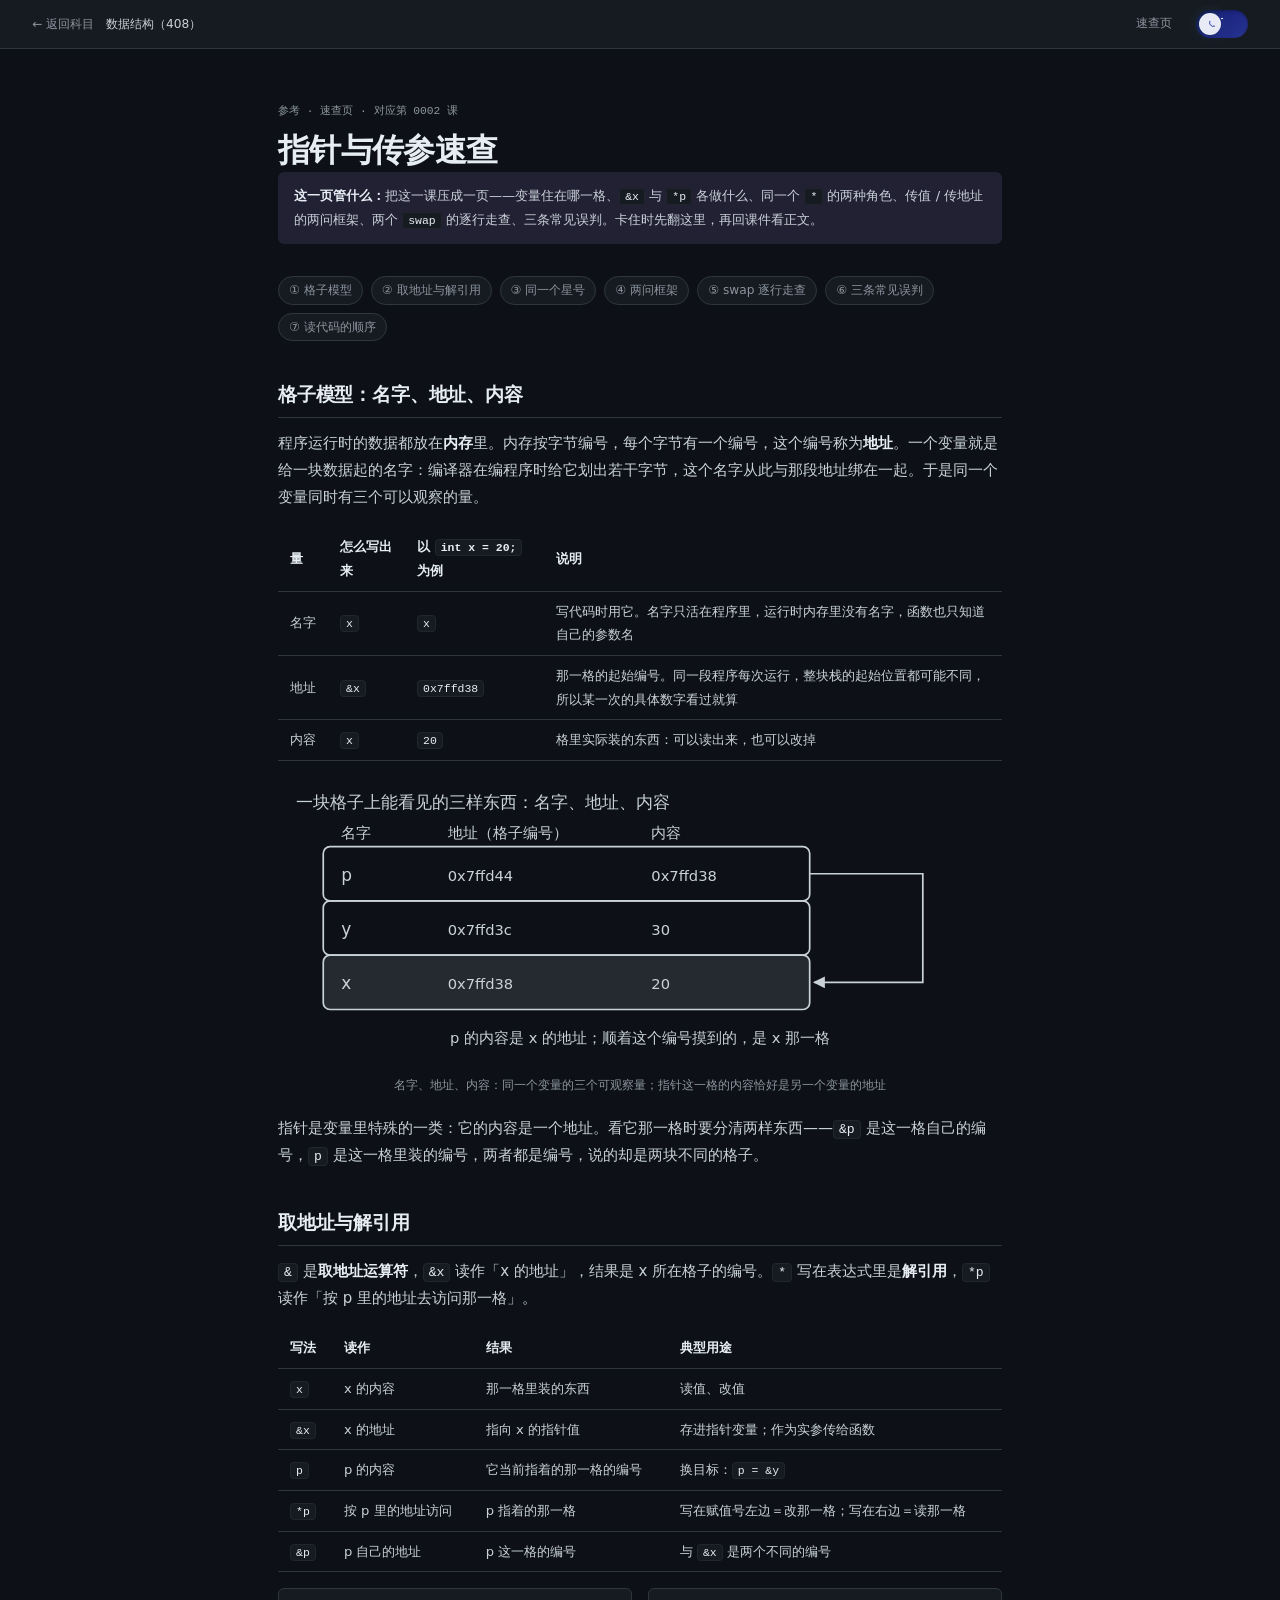
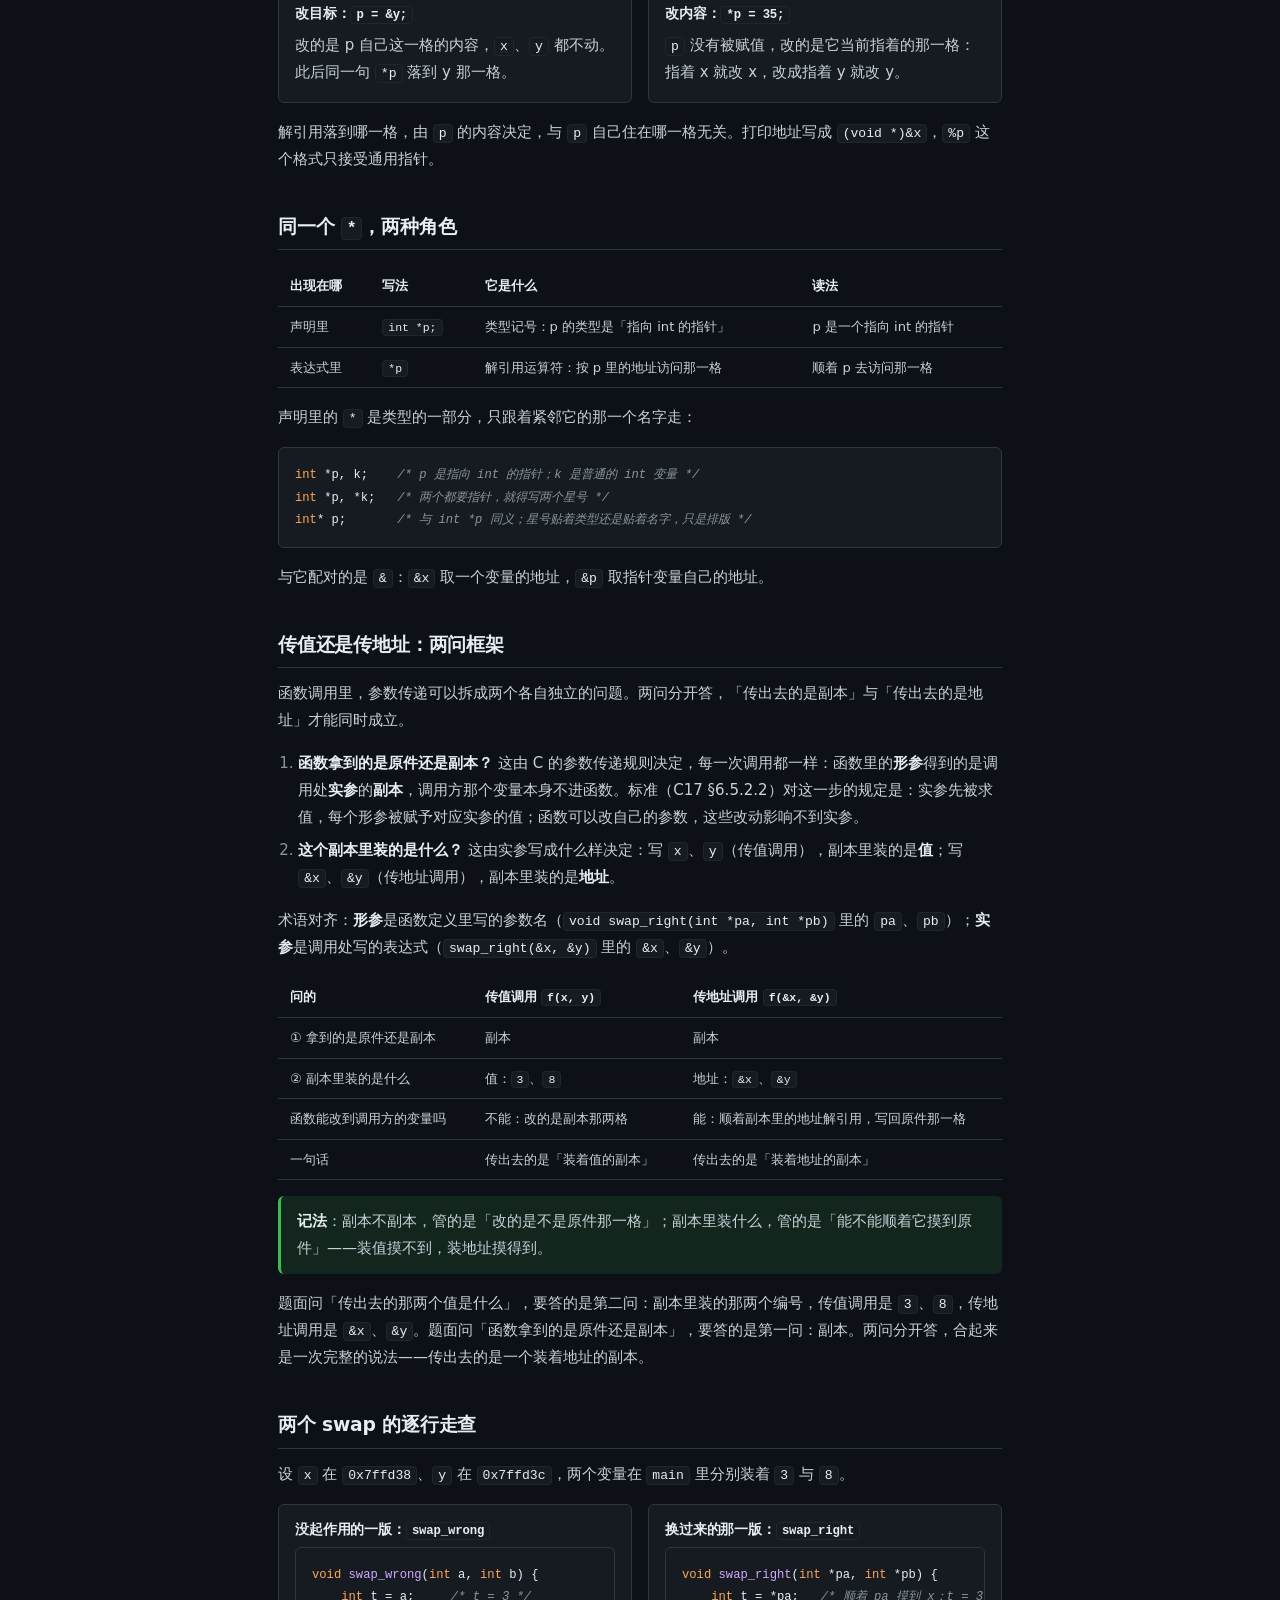
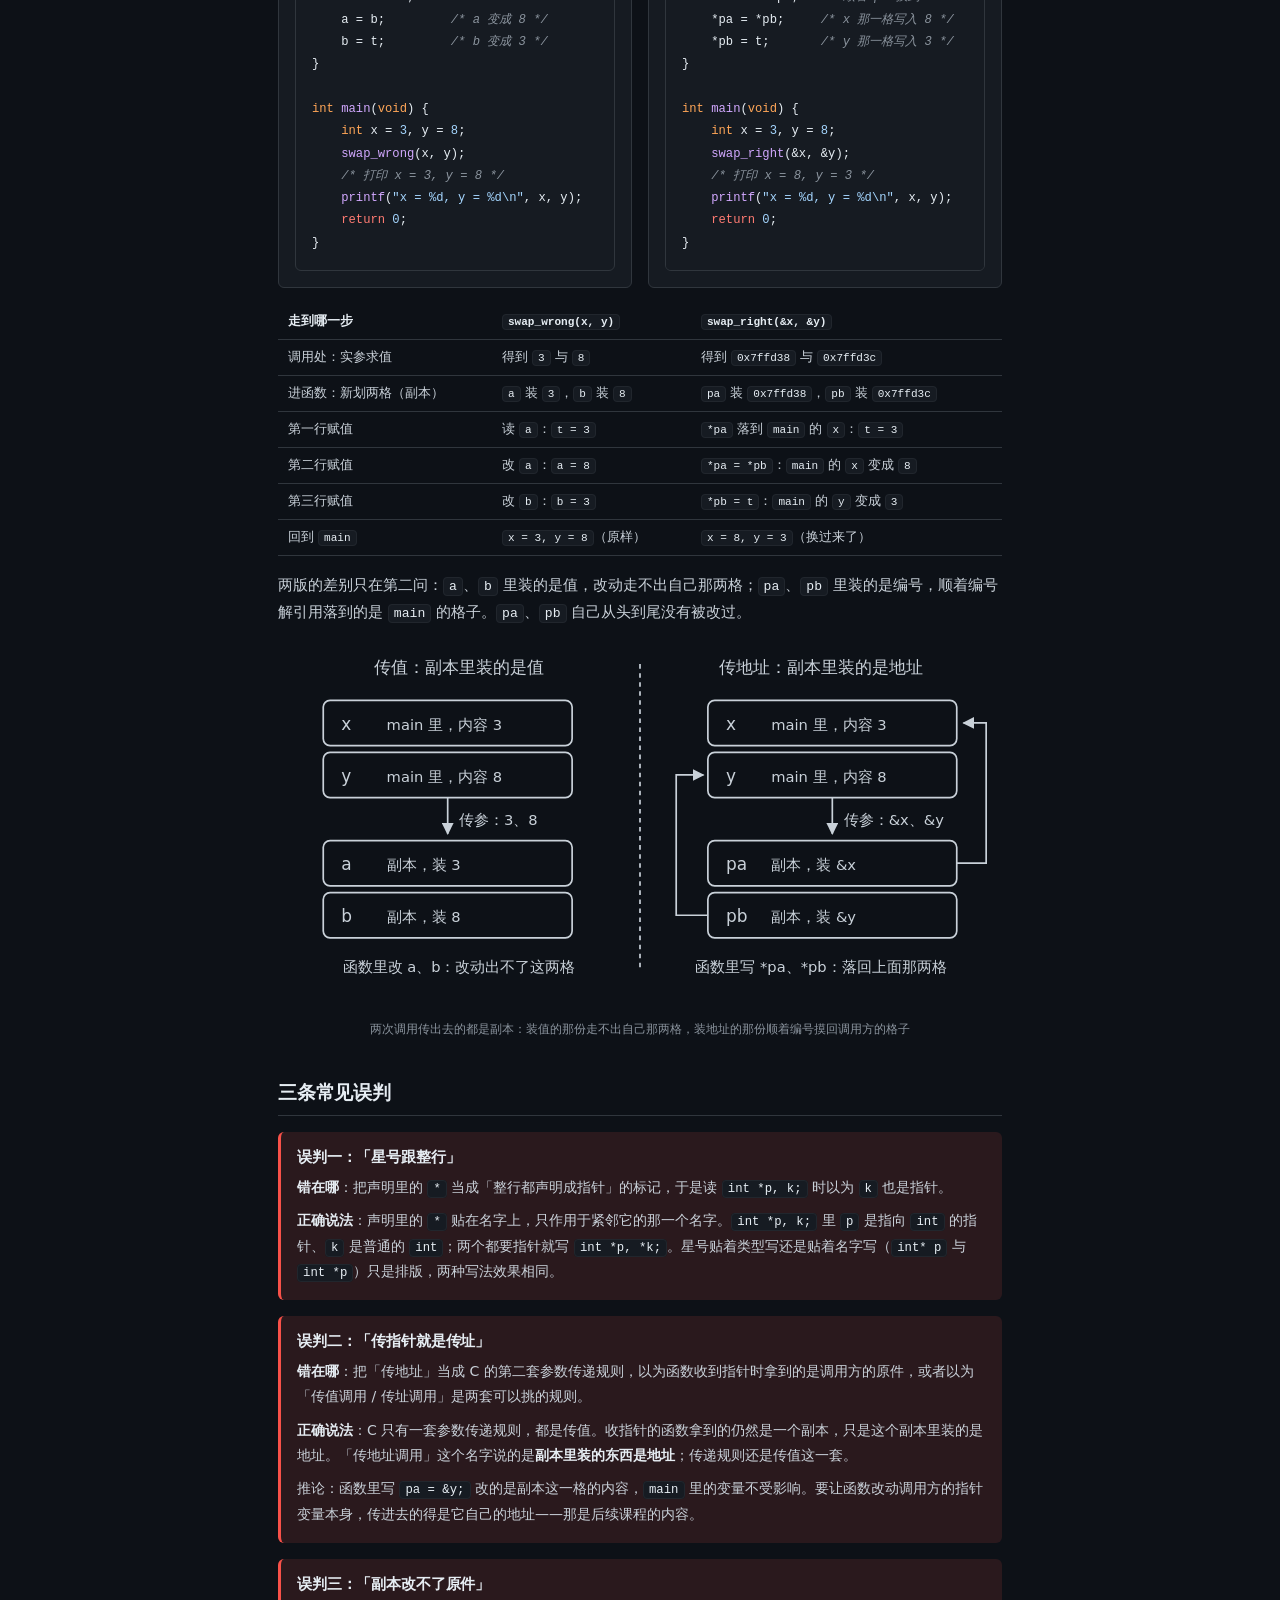
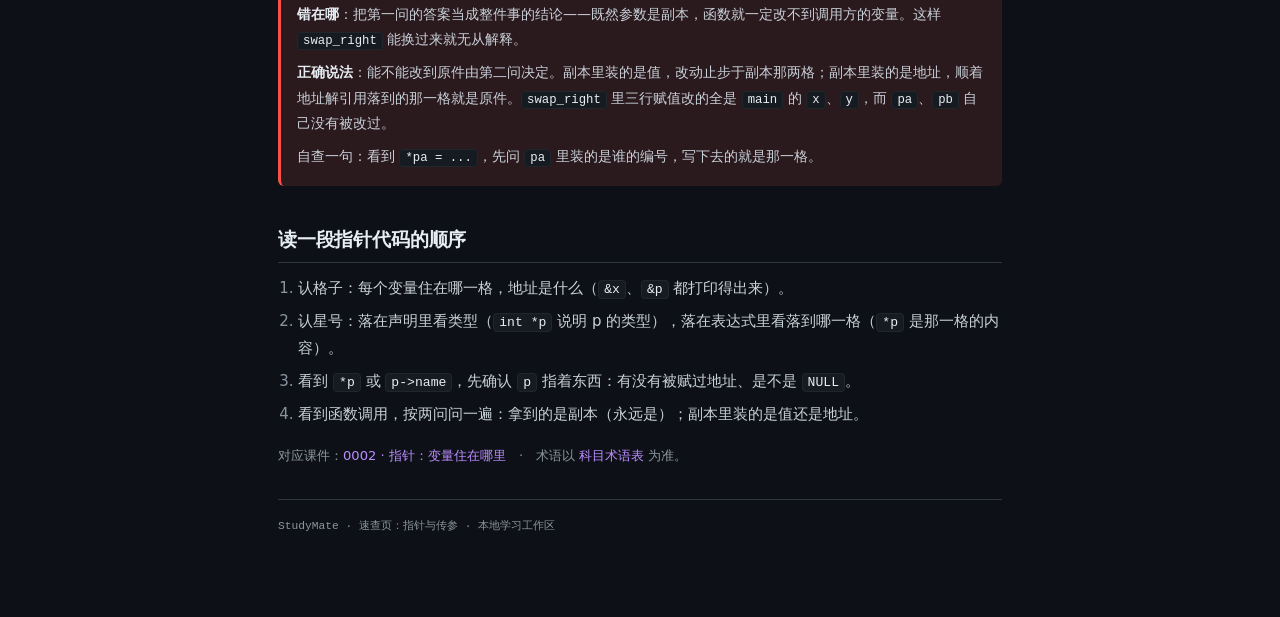
<file: .learning/subjects/data-structures/reference/指针与传参速查.html>
<!DOCTYPE html>
<html lang="zh-CN" data-theme="dark">
<head>
<meta charset="UTF-8">
<meta name="viewport" content="width=device-width, initial-scale=1">
<title>指针与传参速查 · 数据结构（408）</title>

<!-- 共享层在 .learning/assets/，本科目在 .learning/subjects/<slug>/ 下，所以是 ../../../assets/ -->
<link rel="stylesheet" href="../../../assets/sayo/sayo.css">
<link rel="stylesheet" href="../../../assets/learn-theme.css">
<link rel="stylesheet" href="../assets/style.css">

<!-- 主题要在首帧前应用，避免闪白/闪黑 -->
<script src="../../../assets/learn-theme.js"></script>
<script>LearnTheme.apply();</script>

<style>
/* ── 速查页自己的一层：叠在科目课件层之上，只加"密度"与几块卡片 ──
   颜色一律走 Sayo 令牌（--syo-*）与 Learn 令牌（--learn-*），深浅两套主题都由它们给，
   所以这一页在 light / dark 下都不用另写一份。 */
.lesson { max-width: 52rem; }

.ref-nav {
  display: flex; flex-wrap: wrap; gap: 8px;
  margin: 0 0 var(--syo-space-8); padding: 0;
}
.ref-nav a {
  display: inline-block; padding: 3px 10px;
  font-size: .8125rem; line-height: 1.7;
  background: var(--syo-bg-surface);
  border: 1px solid var(--syo-border);
  border-radius: var(--syo-radius-full);
  color: var(--syo-fg-muted); text-decoration: none;
}
.ref-nav a:hover { border-color: var(--syo-accent); color: var(--syo-accent); }

.ref-grid {
  display: grid; gap: var(--syo-space-4);
  grid-template-columns: repeat(auto-fit, minmax(300px, 1fr));
  margin: var(--syo-space-4) 0;
}
.ref-card {
  padding: var(--syo-space-4);
  background: var(--syo-bg-surface);
  border: 1px solid var(--syo-border);
  border-radius: var(--syo-radius-md);
}
.ref-card h3 { margin: 0 0 var(--syo-space-2); font-size: .9375rem; }
.ref-card p:last-child { margin-bottom: 0; }
.ref-card pre { margin: 0; }

.ref-mnemonic {
  padding: var(--syo-space-3) var(--syo-space-4);
  background: var(--learn-soft-green);
  border-left: 3px solid var(--syo-green);
  border-radius: var(--syo-radius-md);
}

.ref-wrong {
  margin: var(--syo-space-4) 0;
  padding: var(--syo-space-4);
  background: var(--learn-soft-red);
  border-left: 3px solid var(--syo-red);
  border-radius: var(--syo-radius-md);
}
.ref-wrong h3 { margin: 0 0 var(--syo-space-2); font-size: 1rem; }
.ref-wrong p { margin-bottom: var(--syo-space-2); font-size: .9375rem; }
.ref-wrong p:last-child { margin-bottom: 0; }

.ref-table-tight th, .ref-table-tight td { padding: 6px 10px; font-size: .8438rem; }

/* 「量」这类单字列不许竖着折行 */
.ref-key { white-space: nowrap; }

.ref-back {
  margin-top: var(--syo-space-6);
  font-size: .875rem; color: var(--syo-fg-muted);
}
</style>
</head>

<body class="lesson-body">

<nav class="lesson-bar">
  <a href="../index.html">← 返回科目</a>
  <span>数据结构（408）</span>
  <span class="lesson-bar__no">速查页</span>
  <label class="syo-toggle syo-toggle--theme lesson-bar__toggle" title="切换深浅主题" aria-label="切换深浅主题">
    <input type="checkbox" id="ref-theme-checkbox" checked>
    <span class="syo-toggle-track"></span>
    <span class="syo-toggle-knob">
      <svg class="syo-toggle-sun" viewBox="0 0 20 20" fill="none" aria-hidden="true"><circle cx="10" cy="10" r="3.5" stroke="#f57c00" stroke-width="1.5"/><path d="M10 2v2.5M10 15.5V18M2 10h2.5M15.5 10H18M4.34 4.34l1.77 1.77M13.89 13.89l1.77 1.77M4.34 15.66l1.77-1.77M13.89 6.11l1.77-1.77" stroke="#f57c00" stroke-width="1.2" stroke-linecap="round"/></svg>
      <svg class="syo-toggle-moon" viewBox="0 0 20 20" fill="none" aria-hidden="true"><path d="M16.5 12.5A6 6 0 019 4.5a6 6 0 007.5 8z" stroke="#5c6bc0" stroke-width="1.5" stroke-linejoin="round"/></svg>
    </span>
  </label>
</nav>

<article class="lesson">

  <header class="lesson-header">
    <span class="lesson-header__eyebrow">参考 · 速查页 · 对应第 0002 课</span>
    <h1>指针与传参速查</h1>
    <p class="lesson-goal"><b>这一页管什么：</b>把这一课压成一页——变量住在哪一格、<code>&amp;x</code> 与 <code>*p</code> 各做什么、同一个 <code>*</code> 的两种角色、传值 / 传地址的两问框架、两个 <code>swap</code> 的逐行走查、三条常见误判。卡住时先翻这里，再回课件看正文。</p>
  </header>

  <nav class="ref-nav" aria-label="本页内容">
    <a href="#cells">① 格子模型</a>
    <a href="#addr">② 取地址与解引用</a>
    <a href="#star">③ 同一个星号</a>
    <a href="#params">④ 两问框架</a>
    <a href="#walk">⑤ swap 逐行走查</a>
    <a href="#pitfalls">⑥ 三条常见误判</a>
    <a href="#reading">⑦ 读代码的顺序</a>
  </nav>

  <h2 id="cells">格子模型：名字、地址、内容</h2>

  <p>程序运行时的数据都放在<strong>内存</strong>里。内存按字节编号，每个字节有一个编号，这个编号称为<strong>地址</strong>。一个变量就是给一块数据起的名字：编译器在编程序时给它划出若干字节，这个名字从此与那段地址绑在一起。于是同一个变量同时有三个可以观察的量。</p>

  <table>
    <thead>
      <tr><th>量</th><th>怎么写出来</th><th>以 <code>int x = 20;</code> 为例</th><th>说明</th></tr>
    </thead>
    <tbody>
      <tr><td class="ref-key">名字</td><td><code>x</code></td><td><code>x</code></td><td>写代码时用它。名字只活在程序里，运行时内存里没有名字，函数也只知道自己的参数名</td></tr>
      <tr><td class="ref-key">地址</td><td><code>&amp;x</code></td><td><code>0x7ffd38</code></td><td>那一格的起始编号。同一段程序每次运行，整块栈的起始位置都可能不同，所以某一次的具体数字看过就算</td></tr>
      <tr><td class="ref-key">内容</td><td><code>x</code></td><td><code>20</code></td><td>格里实际装的东西：可以读出来，也可以改掉</td></tr>
    </tbody>
  </table>

  <figure class="lesson-figure lesson-figure--inline">
    <svg viewBox="0 0 640 250" role="img" aria-label="三块变量格子，每格标出名字、地址与内容；指针 p 的内容是 x 的地址，箭头从 p 指回 x 那一格" fill="currentColor" font-family="system-ui, 'Segoe UI', 'Microsoft YaHei', sans-serif">
      <defs><marker id="ref-arrow-1" viewBox="0 0 10 10" refX="9" refY="5" markerWidth="7" markerHeight="7" orient="auto-start-reverse"><path d="M 0 0 L 10 5 L 0 10 z" fill="currentColor"/></marker></defs>
      <text x="16" y="24" text-anchor="start" font-size="15">一块格子上能看见的三样东西：名字、地址、内容</text>
      <text x="56" y="50" text-anchor="start" font-size="13">名字</text>
      <text x="150" y="50" text-anchor="start" font-size="13">地址（格子编号）</text>
      <text x="330" y="50" text-anchor="start" font-size="13">内容</text>
      <g fill="none">
        <rect x="40" y="58" width="430" height="48" rx="6" stroke="currentColor" stroke-width="1.5"/>
        <rect x="40" y="106" width="430" height="48" rx="6" stroke="currentColor" stroke-width="1.5"/>
      </g>
      <rect x="40" y="154" width="430" height="48" rx="6" fill="currentColor" fill-opacity="0.13" stroke="currentColor" stroke-width="1.5"/>
      <text x="56" y="88" text-anchor="start" font-size="15">p</text>
      <text x="150" y="88" text-anchor="start" font-size="13">0x7ffd44</text>
      <text x="330" y="88" text-anchor="start" font-size="13">0x7ffd38</text>
      <text x="56" y="136" text-anchor="start" font-size="15">y</text>
      <text x="150" y="136" text-anchor="start" font-size="13">0x7ffd3c</text>
      <text x="330" y="136" text-anchor="start" font-size="13">30</text>
      <text x="56" y="184" text-anchor="start" font-size="15">x</text>
      <text x="150" y="184" text-anchor="start" font-size="13">0x7ffd38</text>
      <text x="330" y="184" text-anchor="start" font-size="13">20</text>
      <path d="M 470 82 L 570 82 L 570 178 L 474 178" fill="none" stroke="currentColor" stroke-width="1.5" marker-end="url(#ref-arrow-1)"/>
      <text x="320" y="232" text-anchor="middle" font-size="13">p 的内容是 x 的地址；顺着这个编号摸到的，是 x 那一格</text>
    </svg>
    <figcaption>名字、地址、内容：同一个变量的三个可观察量；指针这一格的内容恰好是另一个变量的地址</figcaption>
  </figure>

  <p>指针是变量里特殊的一类：它的内容是一个地址。看它那一格时要分清两样东西——<code>&amp;p</code> 是这一格自己的编号，<code>p</code> 是这一格里装的编号，两者都是编号，说的却是两块不同的格子。</p>

  <h2 id="addr">取地址与解引用</h2>

  <p><code>&amp;</code> 是<strong>取地址运算符</strong>，<code>&amp;x</code> 读作「x 的地址」，结果是 x 所在格子的编号。<code>*</code> 写在表达式里是<strong>解引用</strong>，<code>*p</code> 读作「按 p 里的地址去访问那一格」。</p>

  <table>
    <thead>
      <tr><th>写法</th><th>读作</th><th>结果</th><th>典型用途</th></tr>
    </thead>
    <tbody>
      <tr><td><code>x</code></td><td>x 的内容</td><td>那一格里装的东西</td><td>读值、改值</td></tr>
      <tr><td><code>&amp;x</code></td><td>x 的地址</td><td>指向 x 的指针值</td><td>存进指针变量；作为实参传给函数</td></tr>
      <tr><td><code>p</code></td><td>p 的内容</td><td>它当前指着的那一格的编号</td><td>换目标：<code>p = &amp;y</code></td></tr>
      <tr><td><code>*p</code></td><td>按 p 里的地址访问</td><td>p 指着的那一格</td><td>写在赋值号左边＝改那一格；写在右边＝读那一格</td></tr>
      <tr><td><code>&amp;p</code></td><td>p 自己的地址</td><td>p 这一格的编号</td><td>与 <code>&amp;x</code> 是两个不同的编号</td></tr>
    </tbody>
  </table>

  <div class="ref-grid">
    <div class="ref-card">
      <h3>改目标：<code>p = &amp;y;</code></h3>
      <p>改的是 p 自己这一格的内容，<code>x</code>、<code>y</code> 都不动。此后同一句 <code>*p</code> 落到 y 那一格。</p>
    </div>
    <div class="ref-card">
      <h3>改内容：<code>*p = 35;</code></h3>
      <p><code>p</code> 没有被赋值，改的是它当前指着的那一格：指着 x 就改 x，改成指着 y 就改 y。</p>
    </div>
  </div>

  <p>解引用落到哪一格，由 <code>p</code> 的内容决定，与 <code>p</code> 自己住在哪一格无关。打印地址写成 <code>(void *)&amp;x</code>，<code>%p</code> 这个格式只接受通用指针。</p>

  <h2 id="star">同一个 <code>*</code>，两种角色</h2>

  <table>
    <thead>
      <tr><th>出现在哪</th><th>写法</th><th>它是什么</th><th>读法</th></tr>
    </thead>
    <tbody>
      <tr><td>声明里</td><td><code>int *p;</code></td><td>类型记号：p 的类型是「指向 int 的指针」</td><td>p 是一个指向 int 的指针</td></tr>
      <tr><td>表达式里</td><td><code>*p</code></td><td>解引用运算符：按 p 里的地址访问那一格</td><td>顺着 p 去访问那一格</td></tr>
    </tbody>
  </table>

  <p>声明里的 <code>*</code> 是类型的一部分，只跟着紧邻它的那一个名字走：</p>

  <pre data-lang="cpp"><code>int *p, k;    /* p 是指向 int 的指针；k 是普通的 int 变量 */
int *p, *k;   /* 两个都要指针，就得写两个星号 */
int* p;       /* 与 int *p 同义；星号贴着类型还是贴着名字，只是排版 */</code></pre>

  <p>与它配对的是 <code>&amp;</code>：<code>&amp;x</code> 取一个变量的地址，<code>&amp;p</code> 取指针变量自己的地址。</p>

  <h2 id="params">传值还是传地址：两问框架</h2>

  <p>函数调用里，参数传递可以拆成两个各自独立的问题。两问分开答，「传出去的是副本」与「传出去的是地址」才能同时成立。</p>

  <ol>
    <li><strong>函数拿到的是原件还是副本？</strong> 这由 C 的参数传递规则决定，每一次调用都一样：函数里的<strong>形参</strong>得到的是调用处<strong>实参</strong>的<strong>副本</strong>，调用方那个变量本身不进函数。标准（C17 §6.5.2.2）对这一步的规定是：实参先被求值，每个形参被赋予对应实参的值；函数可以改自己的参数，这些改动影响不到实参。</li>
    <li><strong>这个副本里装的是什么？</strong> 这由实参写成什么样决定：写 <code>x</code>、<code>y</code>（传值调用），副本里装的是<strong>值</strong>；写 <code>&amp;x</code>、<code>&amp;y</code>（传地址调用），副本里装的是<strong>地址</strong>。</li>
  </ol>

  <p>术语对齐：<strong>形参</strong>是函数定义里写的参数名（<code>void swap_right(int *pa, int *pb)</code> 里的 <code>pa</code>、<code>pb</code>）；<strong>实参</strong>是调用处写的表达式（<code>swap_right(&amp;x, &amp;y)</code> 里的 <code>&amp;x</code>、<code>&amp;y</code>）。</p>

  <table>
    <thead>
      <tr><th>问的</th><th>传值调用 <code>f(x, y)</code></th><th>传地址调用 <code>f(&amp;x, &amp;y)</code></th></tr>
    </thead>
    <tbody>
      <tr><td>① 拿到的是原件还是副本</td><td>副本</td><td>副本</td></tr>
      <tr><td>② 副本里装的是什么</td><td>值：<code>3</code>、<code>8</code></td><td>地址：<code>&amp;x</code>、<code>&amp;y</code></td></tr>
      <tr><td>函数能改到调用方的变量吗</td><td>不能：改的是副本那两格</td><td>能：顺着副本里的地址解引用，写回原件那一格</td></tr>
      <tr><td>一句话</td><td>传出去的是「装着值的副本」</td><td>传出去的是「装着地址的副本」</td></tr>
    </tbody>
  </table>

  <p class="ref-mnemonic"><strong>记法</strong>：副本不副本，管的是「改的是不是原件那一格」；副本里装什么，管的是「能不能顺着它摸到原件」——装值摸不到，装地址摸得到。</p>

  <p>题面问「传出去的那两个值是什么」，要答的是第二问：副本里装的那两个编号，传值调用是 <code>3</code>、<code>8</code>，传地址调用是 <code>&amp;x</code>、<code>&amp;y</code>。题面问「函数拿到的是原件还是副本」，要答的是第一问：副本。两问分开答，合起来是一次完整的说法——传出去的是一个装着地址的副本。</p>

  <h2 id="walk">两个 swap 的逐行走查</h2>

  <p>设 <code>x</code> 在 <code>0x7ffd38</code>、<code>y</code> 在 <code>0x7ffd3c</code>，两个变量在 <code>main</code> 里分别装着 <code>3</code> 与 <code>8</code>。</p>

  <div class="ref-grid">
    <div class="ref-card">
      <h3>没起作用的一版：<code>swap_wrong</code></h3>
      <pre data-lang="cpp"><code>void swap_wrong(int a, int b) {
    int t = a;     /* t = 3 */
    a = b;         /* a 变成 8 */
    b = t;         /* b 变成 3 */
}

int main(void) {
    int x = 3, y = 8;
    swap_wrong(x, y);
    /* 打印 x = 3, y = 8 */
    printf("x = %d, y = %d\n", x, y);
    return 0;
}</code></pre>
    </div>
    <div class="ref-card">
      <h3>换过来的那一版：<code>swap_right</code></h3>
      <pre data-lang="cpp"><code>void swap_right(int *pa, int *pb) {
    int t = *pa;   /* 顺着 pa 摸到 x：t = 3 */
    *pa = *pb;     /* x 那一格写入 8 */
    *pb = t;       /* y 那一格写入 3 */
}

int main(void) {
    int x = 3, y = 8;
    swap_right(&amp;x, &amp;y);
    /* 打印 x = 8, y = 3 */
    printf("x = %d, y = %d\n", x, y);
    return 0;
}</code></pre>
    </div>
  </div>

  <table class="ref-table-tight">
    <thead>
      <tr><th>走到哪一步</th><th><code>swap_wrong(x, y)</code></th><th><code>swap_right(&amp;x, &amp;y)</code></th></tr>
    </thead>
    <tbody>
      <tr><td>调用处：实参求值</td><td>得到 <code>3</code> 与 <code>8</code></td><td>得到 <code>0x7ffd38</code> 与 <code>0x7ffd3c</code></td></tr>
      <tr><td>进函数：新划两格（副本）</td><td><code>a</code> 装 <code>3</code>，<code>b</code> 装 <code>8</code></td><td><code>pa</code> 装 <code>0x7ffd38</code>，<code>pb</code> 装 <code>0x7ffd3c</code></td></tr>
      <tr><td>第一行赋值</td><td>读 <code>a</code>：<code>t = 3</code></td><td><code>*pa</code> 落到 <code>main</code> 的 <code>x</code>：<code>t = 3</code></td></tr>
      <tr><td>第二行赋值</td><td>改 <code>a</code>：<code>a = 8</code></td><td><code>*pa = *pb</code>：<code>main</code> 的 <code>x</code> 变成 <code>8</code></td></tr>
      <tr><td>第三行赋值</td><td>改 <code>b</code>：<code>b = 3</code></td><td><code>*pb = t</code>：<code>main</code> 的 <code>y</code> 变成 <code>3</code></td></tr>
      <tr><td>回到 <code>main</code></td><td><code>x = 3, y = 8</code>（原样）</td><td><code>x = 8, y = 3</code>（换过来了）</td></tr>
    </tbody>
  </table>

  <p>两版的差别只在第二问：<code>a</code>、<code>b</code> 里装的是值，改动走不出自己那两格；<code>pa</code>、<code>pb</code> 里装的是编号，顺着编号解引用落到的是 <code>main</code> 的格子。<code>pa</code>、<code>pb</code> 自己从头到尾没有被改过。</p>

  <figure class="lesson-figure lesson-figure--inline">
    <svg viewBox="0 0 640 320" role="img" aria-label="左边传值：函数里的 a、b 装的是 3 和 8；右边传地址：pa、pb 装的是 x、y 的地址，箭头顺着地址指回 main 的两格" fill="currentColor" font-family="system-ui, 'Segoe UI', 'Microsoft YaHei', sans-serif">
      <defs><marker id="ref-arrow-2" viewBox="0 0 10 10" refX="9" refY="5" markerWidth="7" markerHeight="7" orient="auto-start-reverse"><path d="M 0 0 L 10 5 L 0 10 z" fill="currentColor"/></marker></defs>
      <line x1="320" y1="16" x2="320" y2="288" stroke="currentColor" stroke-width="1.5" stroke-dasharray="4 4"/>
      <text x="160" y="24" text-anchor="middle" font-size="15">传值：副本里装的是值</text>
      <text x="480" y="24" text-anchor="middle" font-size="15">传地址：副本里装的是地址</text>
      <g fill="none">
        <rect x="40" y="48" width="220" height="40" rx="6" stroke="currentColor" stroke-width="1.5"/>
        <rect x="40" y="94" width="220" height="40" rx="6" stroke="currentColor" stroke-width="1.5"/>
        <rect x="380" y="48" width="220" height="40" rx="6" stroke="currentColor" stroke-width="1.5"/>
        <rect x="380" y="94" width="220" height="40" rx="6" stroke="currentColor" stroke-width="1.5"/>
      </g>
      <text x="56" y="74" text-anchor="start" font-size="15">x</text>
      <text x="96" y="74" text-anchor="start" font-size="13">main 里，内容 3</text>
      <text x="56" y="120" text-anchor="start" font-size="15">y</text>
      <text x="96" y="120" text-anchor="start" font-size="13">main 里，内容 8</text>
      <text x="396" y="74" text-anchor="start" font-size="15">x</text>
      <text x="436" y="74" text-anchor="start" font-size="13">main 里，内容 3</text>
      <text x="396" y="120" text-anchor="start" font-size="15">y</text>
      <text x="436" y="120" text-anchor="start" font-size="13">main 里，内容 8</text>
      <line x1="150" y1="134" x2="150" y2="166" stroke="currentColor" stroke-width="1.5" marker-end="url(#ref-arrow-2)"/>
      <text x="160" y="158" text-anchor="start" font-size="13">传参：3、8</text>
      <line x1="490" y1="134" x2="490" y2="166" stroke="currentColor" stroke-width="1.5" marker-end="url(#ref-arrow-2)"/>
      <text x="500" y="158" text-anchor="start" font-size="13">传参：&amp;x、&amp;y</text>
      <g fill="none">
        <rect x="40" y="172" width="220" height="40" rx="6" stroke="currentColor" stroke-width="1.5"/>
        <rect x="40" y="218" width="220" height="40" rx="6" stroke="currentColor" stroke-width="1.5"/>
        <rect x="380" y="172" width="220" height="40" rx="6" stroke="currentColor" stroke-width="1.5"/>
        <rect x="380" y="218" width="220" height="40" rx="6" stroke="currentColor" stroke-width="1.5"/>
      </g>
      <text x="56" y="198" text-anchor="start" font-size="15">a</text>
      <text x="96" y="198" text-anchor="start" font-size="13">副本，装 3</text>
      <text x="56" y="244" text-anchor="start" font-size="15">b</text>
      <text x="96" y="244" text-anchor="start" font-size="13">副本，装 8</text>
      <text x="396" y="198" text-anchor="start" font-size="15">pa</text>
      <text x="436" y="198" text-anchor="start" font-size="13">副本，装 &amp;x</text>
      <text x="396" y="244" text-anchor="start" font-size="15">pb</text>
      <text x="436" y="244" text-anchor="start" font-size="13">副本，装 &amp;y</text>
      <text x="160" y="288" text-anchor="middle" font-size="13">函数里改 a、b：改动出不了这两格</text>
      <text x="480" y="288" text-anchor="middle" font-size="13">函数里写 *pa、*pb：落回上面那两格</text>
      <path d="M 600 192 L 626 192 L 626 68 L 606 68" fill="none" stroke="currentColor" stroke-width="1.5" marker-end="url(#ref-arrow-2)"/>
      <path d="M 380 238 L 352 238 L 352 114 L 376 114" fill="none" stroke="currentColor" stroke-width="1.5" marker-end="url(#ref-arrow-2)"/>
    </svg>
    <figcaption>两次调用传出去的都是副本：装值的那份走不出自己那两格，装地址的那份顺着编号摸回调用方的格子</figcaption>
  </figure>

  <h2 id="pitfalls">三条常见误判</h2>

  <section class="ref-wrong">
    <h3>误判一：「星号跟整行」</h3>
    <p><strong>错在哪</strong>：把声明里的 <code>*</code> 当成「整行都声明成指针」的标记，于是读 <code>int *p, k;</code> 时以为 <code>k</code> 也是指针。</p>
    <p><strong>正确说法</strong>：声明里的 <code>*</code> 贴在名字上，只作用于紧邻它的那一个名字。<code>int *p, k;</code> 里 <code>p</code> 是指向 <code>int</code> 的指针、<code>k</code> 是普通的 <code>int</code>；两个都要指针就写 <code>int *p, *k;</code>。星号贴着类型写还是贴着名字写（<code>int* p</code> 与 <code>int *p</code>）只是排版，两种写法效果相同。</p>
  </section>

  <section class="ref-wrong">
    <h3>误判二：「传指针就是传址」</h3>
    <p><strong>错在哪</strong>：把「传地址」当成 C 的第二套参数传递规则，以为函数收到指针时拿到的是调用方的原件，或者以为「传值调用 / 传址调用」是两套可以挑的规则。</p>
    <p><strong>正确说法</strong>：C 只有一套参数传递规则，都是传值。收指针的函数拿到的仍然是一个副本，只是这个副本里装的是地址。「传地址调用」这个名字说的是<strong>副本里装的东西是地址</strong>；传递规则还是传值这一套。</p>
    <p>推论：函数里写 <code>pa = &amp;y;</code> 改的是副本这一格的内容，<code>main</code> 里的变量不受影响。要让函数改动调用方的指针变量本身，传进去的得是它自己的地址——那是后续课程的内容。</p>
  </section>

  <section class="ref-wrong">
    <h3>误判三：「副本改不了原件」</h3>
    <p><strong>错在哪</strong>：把第一问的答案当成整件事的结论——既然参数是副本，函数就一定改不到调用方的变量。这样 <code>swap_right</code> 能换过来就无从解释。</p>
    <p><strong>正确说法</strong>：能不能改到原件由第二问决定。副本里装的是值，改动止步于副本那两格；副本里装的是地址，顺着地址解引用落到的那一格就是原件。<code>swap_right</code> 里三行赋值改的全是 <code>main</code> 的 <code>x</code>、<code>y</code>，而 <code>pa</code>、<code>pb</code> 自己没有被改过。</p>
    <p>自查一句：看到 <code>*pa = ...</code>，先问 <code>pa</code> 里装的是谁的编号，写下去的就是那一格。</p>
  </section>

  <h2 id="reading">读一段指针代码的顺序</h2>

  <ol>
    <li>认格子：每个变量住在哪一格，地址是什么（<code>&amp;x</code>、<code>&amp;p</code> 都打印得出来）。</li>
    <li>认星号：落在声明里看类型（<code>int *p</code> 说明 p 的类型），落在表达式里看落到哪一格（<code>*p</code> 是那一格的内容）。</li>
    <li>看到 <code>*p</code> 或 <code>p-&gt;name</code>，先确认 <code>p</code> 指着东西：有没有被赋过地址、是不是 <code>NULL</code>。</li>
    <li>看到函数调用，按两问问一遍：拿到的是副本（永远是）；副本里装的是值还是地址。</li>
  </ol>

  <p class="ref-back">对应课件：<a href="../lessons/0002-c-recap.1.html">0002 · 指针：变量住在哪里</a>　·　术语以 <a href="../GLOSSARY.html">科目术语表</a> 为准。</p>

  <footer class="lesson-footer">
    StudyMate · 速查页：指针与传参 · 本地学习工作区
  </footer>

</article>

<script src="../../../assets/sayo/sayo.js"></script>
<script>LearnTheme.wire(document.getElementById('ref-theme-checkbox'));</script>
</body>
</html>
</file>
<file: .learning/assets/sayo/sayo.css>
/* ═══════════════════════════════════════════════════════════════
   SAYO UI — DESIGN TOKENS & CORE
   GitHub Primer Dark + Sayo interaction engine
   Zero dependencies. CSS variable driven. Dark-first.
   ═══════════════════════════════════════════════════════════════ */

/* ── TOKENS ─────────────────────────────────────────────────── */
:root {
  /* Backgrounds */
  --syo-bg-base:      #0d1117;
  --syo-bg-surface:   #161b22;
  --syo-bg-elevated:  #1c2129;
  --syo-bg-selection: rgba(31, 111, 235, 0.2);

  /* Borders */
  --syo-border:       #30363d;
  --syo-border-muted: #21262d;

  /* Foregrounds */
  --syo-fg-default: #e6edf3;
  --syo-fg-body:    #c9d1d9;
  --syo-fg-muted:   #8b949e;

  /* Functional */
  --syo-red:    #f85149;
  --syo-orange: #f0883e;
  --syo-yellow: #d29922;
  --syo-green:  #3fb950;
  --syo-teal:   #39d353;
  --syo-cyan:   #79c0ff;
  --syo-blue:   #58a6ff;
  --syo-purple: #bc8cff;
  --syo-pink:   #d2a8ff;

  /* Semantic roles */
  --syo-danger:    var(--syo-red);
  --syo-warning:   var(--syo-yellow);
  --syo-success:   var(--syo-green);
  --syo-info:      var(--syo-blue);
  --syo-accent:    var(--syo-purple);
  --syo-secondary: var(--syo-cyan);
  --syo-special:   var(--syo-orange);
  --syo-subtle:    var(--syo-teal);

  /* Syntax highlight */
  --syo-syn-comment:  #8b949e;
  --syo-syn-keyword:  #ff7b72;
  --syo-syn-string:   #a5d6ff;
  --syo-syn-func:     #d2a8ff;
  --syo-syn-type:     #ffa657;
  --syo-syn-macro:    #f2cc60;
  --syo-syn-operator: #79c0ff;
  --syo-syn-number:   #a5d6ff;

  /* Typography */
  --syo-font-sans:  "Inter", "Noto Sans SC", "PingFang SC", "Microsoft YaHei", -apple-system, BlinkMacSystemFont, sans-serif;
  --syo-font-mono:  "Fira Code", "SF Mono", "Cascadia Code", "JetBrains Mono", monospace;
  --syo-font-size:  15px;
  --syo-line-height: 1.65;

  /* Spacing scale */
  --syo-space-1: 4px;
  --syo-space-2: 8px;
  --syo-space-3: 12px;
  --syo-space-4: 16px;
  --syo-space-5: 20px;
  --syo-space-6: 24px;
  --syo-space-8: 32px;
  --syo-space-10: 40px;
  --syo-space-12: 48px;

  /* Radii */
  --syo-radius-sm: 4px;
  --syo-radius-md: 6px;
  --syo-radius-lg: 8px;
  --syo-radius-full: 999px;

  /* Container */
  --syo-container: 860px;

  /* Nav */
  --syo-nav-height: 52px;

  /* Easing */
  --syo-ease-elastic:  cubic-bezier(0.34, 1.56, 0.64, 1);
  --syo-ease-out:      cubic-bezier(0.4, 0, 0.2, 1);
  --syo-ease-spring:   cubic-bezier(0.25, 0.46, 0.45, 0.94);

  /* Transitions */
  --syo-trans-color:  color 180ms var(--syo-ease-out);
  --syo-trans-spring: transform 250ms var(--syo-ease-elastic), border-color 200ms var(--syo-ease-out), background 200ms var(--syo-ease-out);
  --syo-trans-active: transform 100ms var(--syo-ease-out);
}

/* ── LIGHT THEME ─────────────────────────────────────────────── */
/* Trigger: <html data-syo-theme="light"> or toggle via JS */
html[data-syo-theme="light"] {
  /* Backgrounds */
  --syo-bg-base:      #ffffff;
  --syo-bg-surface:   #f6f8fa;
  --syo-bg-elevated:  #ffffff;
  --syo-bg-selection: rgba(9, 105, 218, 0.15);

  /* Borders */
  --syo-border:       #d0d7de;
  --syo-border-muted: #d8dee4;

  /* Foregrounds */
  --syo-fg-default: #1f2328;
  --syo-fg-body:    #1f2328;
  --syo-fg-muted:   #656d76;

  /* Functional — adjusted for light bg contrast */
  --syo-red:    #cf222e;
  --syo-orange: #bc4c00;
  --syo-yellow: #9a6700;
  --syo-green:  #1a7f37;
  --syo-teal:   #0a8b82;
  --syo-cyan:   #0a85bb;
  --syo-blue:   #0969da;
  --syo-purple: #8250df;
  --syo-pink:   #bf3989;

  /* Syntax highlight */
  --syo-syn-comment:  #6e7781;
  --syo-syn-keyword:  #cf222e;
  --syo-syn-string:   #0a3069;
  --syo-syn-func:     #8250df;
  --syo-syn-type:     #bc4c00;
  --syo-syn-macro:    #9a6700;
  --syo-syn-operator: #0550ae;
  --syo-syn-number:   #0550ae;
}

/* Light-theme select chevron — needs own SVG since data URIs can't inherit var() */
html[data-syo-theme="light"] .syo-select {
  background-image: url("data:image/svg+xml,%3Csvg width='12' height='8' viewBox='0 0 12 8' fill='none' xmlns='http://www.w3.org/2000/svg'%3E%3Cpath d='M1 1.5l5 5 5-5' stroke='%23656d76' stroke-width='1.5' stroke-linecap='round' stroke-linejoin='round'/%3E%3C/svg%3E");
}

/* ── RESET ──────────────────────────────────────────────────── */
/* :where() → zero specificity — easy to override in consumer CSS */
:where(*, *::before, *::after) { box-sizing: border-box; margin: 0; padding: 0; }

html {
  scroll-behavior: smooth;
  font-size: var(--syo-font-size);
  -webkit-text-size-adjust: 100%;
}

body {
  background: var(--syo-bg-base);
  color: var(--syo-fg-body);
  font-family: var(--syo-font-sans);
  font-weight: 400;
  line-height: var(--syo-line-height);
  -webkit-font-smoothing: antialiased;
  -moz-osx-font-smoothing: grayscale;
}

/* custom cursor active — suppress all system cursors */
body[data-syo-cursor],
body[data-syo-cursor] * {
  cursor: none !important;
}

/* ── SCROLLBAR ───────────────────────────────────────────────── */
::-webkit-scrollbar { width: 6px; height: 6px; }
::-webkit-scrollbar-track { background: transparent; }
::-webkit-scrollbar-thumb {
  background: var(--syo-border);
  border-radius: 3px;
}
::-webkit-scrollbar-thumb:hover { background: var(--syo-fg-muted); }
/* Firefox */
* { scrollbar-width: thin; scrollbar-color: var(--syo-border) transparent; }

::selection { background: var(--syo-bg-selection); color: var(--syo-fg-default); }

img, svg { display: block; max-width: 100%; }
svg[data-syo-icon] { flex-shrink: 0; }

:focus-visible {
  outline: 2px solid var(--syo-blue);
  outline-offset: 2px;
}

/* ── BASE ───────────────────────────────────────────────────── */
a {
  color: var(--syo-blue);
  text-decoration: none;
  transition: var(--syo-trans-color);
}
a:hover { color: var(--syo-accent); }

h1, h2, h3, h4, h5, h6 {
  color: var(--syo-fg-default);
  font-weight: 600;
  letter-spacing: -0.01em;
  line-height: 1.25;
}

h1 { font-size: clamp(1.5rem, 4vw, 2rem); }
h2 { font-size: clamp(1.25rem, 3vw, 1.5rem); }
h3 { font-size: 1.125rem; }
h4 { font-size: 1rem; }

p + p { margin-top: 0.5em; }

code, pre {
  font-family: var(--syo-font-mono);
  font-size: 0.875em;
}

code {
  background: var(--syo-bg-surface);
  padding: 0.15em 0.4em;
  border-radius: var(--syo-radius-sm);
  border: 1px solid var(--syo-border-muted);
}

pre {
  background: var(--syo-bg-surface);
  border: 1px solid var(--syo-border);
  border-radius: var(--syo-radius-md);
  padding: var(--syo-space-4);
  overflow-x: auto;
  line-height: 1.65;
}

pre code {
  background: none;
  padding: 0;
  border: none;
  font-size: 0.875rem;
}

hr {
  border: none;
  border-top: 1px solid var(--syo-border);
}

/* ── LAYOUT ─────────────────────────────────────────────────── */
.syo-container {
  width: 100%;
  max-width: var(--syo-container);
  margin-left: auto;
  margin-right: auto;
  padding-left: var(--syo-space-6);
  padding-right: var(--syo-space-6);
}

.syo-section {
  padding-top: var(--syo-space-12);
  padding-bottom: var(--syo-space-12);
  border-top: 1px solid var(--syo-border);
}

.syo-section-header {
  margin-bottom: var(--syo-space-6);
}

.syo-section-label {
  font-family: var(--syo-font-mono);
  font-size: 0.75rem;
  color: var(--syo-fg-muted);
  text-transform: lowercase;
  letter-spacing: 0.04em;
  margin-bottom: var(--syo-space-1);
}

.syo-grid-2 { display: grid; grid-template-columns: 1fr 1fr; gap: var(--syo-space-3); }
.syo-grid-3 { display: grid; grid-template-columns: 1fr 1fr 1fr; gap: var(--syo-space-3); }
.syo-grid-4 { display: grid; grid-template-columns: 1fr 1fr 1fr 1fr; gap: var(--syo-space-3); }

.syo-flex { display: flex; }
.syo-flex-wrap { flex-wrap: wrap; }
.syo-flex-center { align-items: center; justify-content: center; }
.syo-flex-between { align-items: center; justify-content: space-between; }

.syo-gap-1 { gap: var(--syo-space-1); }
.syo-gap-2 { gap: var(--syo-space-2); }
.syo-gap-3 { gap: var(--syo-space-3); }
.syo-gap-4 { gap: var(--syo-space-4); }
.syo-gap-6 { gap: var(--syo-space-6); }

/* ── COMPONENTS: NAV ────────────────────────────────────────── */
.syo-nav {
  position: sticky;
  top: 0;
  z-index: 100;
  display: flex;
  align-items: center;
  justify-content: space-between;
  height: var(--syo-nav-height);
  padding: 0 var(--syo-space-6);
  background: var(--syo-bg-surface);
  border-bottom: 1px solid var(--syo-border);
  overflow: hidden;
}

.syo-nav-brand {
  font-weight: 600;
  font-size: 0.9375rem;
  color: var(--syo-fg-default);
  letter-spacing: -0.01em;
}

.syo-nav-links {
  display: flex;
  gap: var(--syo-space-6);
  list-style: none;
}

.syo-nav-links a {
  display: inline-block;
  font-size: 0.875rem;
  color: var(--syo-fg-muted);
  font-weight: 500;
  transition: var(--syo-trans-spring);
}
.syo-nav-links a:hover { color: var(--syo-fg-default); transform: scale(1.12); }
.syo-nav-links a:active { transform: scale(0.95); transition: var(--syo-trans-active); }

/* ── COMPONENTS: EDITOR ─────────────────────────────────────── */
.syo-editor {
  background: var(--syo-bg-surface);
  border: 1px solid var(--syo-border);
  border-radius: var(--syo-radius-lg);
  overflow: hidden;
  box-shadow: 0 0 80px rgba(88, 166, 255, 0.04), 0 0 160px rgba(121, 192, 255, 0.02);
}

.syo-editor-titlebar {
  display: flex;
  align-items: center;
  height: 36px;
  padding: 0 14px;
  background: var(--syo-bg-elevated);
  border-bottom: 1px solid var(--syo-border-muted);
  gap: var(--syo-space-2);
}

.syo-editor-dots {
  display: flex;
  gap: 6px;
  margin-right: var(--syo-space-3);
}

.syo-editor-dot {
  width: 10px;
  height: 10px;
  border-radius: 50%;
}
.syo-editor-dot--red    { background: var(--syo-red); }
.syo-editor-dot--yellow { background: var(--syo-yellow); }
.syo-editor-dot--green  { background: var(--syo-green); }

.syo-editor-filename {
  font-size: 0.75rem;
  color: var(--syo-fg-muted);
  font-weight: 500;
}

.syo-editor-body {
  display: flex;
  padding: 18px 0;
  font-family: var(--syo-font-mono);
  font-size: 0.875rem;
  line-height: 1.75;
}

.syo-editor-gutter {
  display: flex;
  flex-direction: column;
  align-items: flex-end;
  padding: 0 14px 0 16px;
  color: var(--syo-syn-comment);
  /* 字号继承 .syo-editor-body：行高 1.75 是倍数，字号不同会让每行高度差 1.75px，
     行号到末尾整体漂移。行号看着小一点由下一行的 span 负责，不影响行高。 */
  font-size: inherit;
  user-select: none;
  min-width: 38px;
  opacity: 0.5;
}

/* height 用 em：1.75em 落在 body 的字号上，与 .syo-editor-code .line 逐行对齐 */
.syo-editor-gutter span { font-size: 0.8125rem; line-height: 1.75; height: 1.75em; }

.syo-editor-code {
  flex: 1;
  padding-right: var(--syo-space-5);
  overflow-x: auto;
}

.syo-editor-code .line {
  display: block;
  white-space: pre;
  height: 1.75em;
}

.syo-editor-cursor {
  display: inline-block;
  width: 2px;
  height: 1em;
  background: var(--syo-fg-default);
  vertical-align: text-bottom;
  margin-left: 1px;
  animation: syo-blink 1s step-end infinite;
}

/* Syntax token classes (apply to spans inside .syo-editor-body) */
.syn-comment  { color: var(--syo-syn-comment); font-style: italic; }
.syn-keyword  { color: var(--syo-syn-keyword); font-weight: 500; }
.syn-string   { color: var(--syo-syn-string); }
.syn-func     { color: var(--syo-syn-func); }
.syn-type     { color: var(--syo-syn-type); }
.syn-macro    { color: var(--syo-syn-macro); font-weight: 500; }
.syn-operator { color: var(--syo-syn-operator); }
.syn-number   { color: var(--syo-syn-number); }
.syn-lifetime { color: var(--syo-teal); }

/* ── COMPONENTS: CARD ───────────────────────────────────────── */
.syo-card {
  background: var(--syo-bg-surface);
  border: 1px solid var(--syo-border);
  border-radius: var(--syo-radius-md);
  padding: var(--syo-space-5);
  box-shadow: 0 2px 8px rgba(0,0,0,0.25);
  transition: var(--syo-trans-spring), box-shadow 250ms var(--syo-ease-out);
}

.syo-card:hover {
  border-color: var(--syo-accent);
  box-shadow: 0 4px 20px rgba(0,0,0,0.35);
  transform: translateY(-2px) scale(1.02);
}

.syo-card:active {
  transform: translateY(0) scale(0.98);
  transition: var(--syo-trans-active);
}

.syo-card-head { display: flex; align-items: center; gap: var(--syo-space-2); margin-bottom: var(--syo-space-3); }
.syo-card-icon { color: var(--syo-fg-muted); transition: color 200ms var(--syo-ease-out); }
.syo-card:hover .syo-card-icon { color: var(--syo-accent); }
.syo-card-title { font-size: 0.9375rem; margin: 0; }
.syo-card-title a { color: inherit; display: inline-block; transition: var(--syo-trans-spring); }
.syo-card-title a:hover { color: var(--syo-blue); transform: scale(1.06); }
.syo-card-title a:active { transform: scale(0.95); transition: var(--syo-trans-active); }
.syo-card-desc { font-size: 0.8125rem; color: var(--syo-fg-muted); line-height: 1.55; flex: 1; }
.syo-card-meta { display: flex; align-items: center; gap: 14px; font-family: var(--syo-font-mono); font-size: 0.75rem; color: var(--syo-fg-muted); margin-top: var(--syo-space-3); }

/* ── COMPONENTS: TAG ────────────────────────────────────────── */
.syo-tag {
  display: inline-flex;
  align-items: center;
  gap: 6px;
  padding: 5px var(--syo-space-3);
  background: var(--syo-bg-surface);
  border: 1px solid var(--syo-border);
  border-radius: var(--syo-radius-sm);
  font-size: 0.8125rem;
  font-weight: 500;
  color: var(--syo-fg-body);
  cursor: default;
  transition: var(--syo-trans-spring);
}

.syo-tag:hover {
  border-color: var(--syo-accent);
  color: var(--syo-fg-default);
  background: var(--syo-bg-elevated);
  transform: scale(1.1);
}

.syo-tag:active {
  transform: scale(0.93);
  transition: var(--syo-trans-active);
}

.syo-tag-dot {
  display: inline-block;
  width: 6px;
  height: 6px;
  border-radius: 50%;
  flex-shrink: 0;
  vertical-align: middle;
}

.syo-tag-dot--red    { background: var(--syo-red); }
.syo-tag-dot--orange { background: var(--syo-orange); }
.syo-tag-dot--yellow { background: var(--syo-yellow); }
.syo-tag-dot--green  { background: var(--syo-green); }
.syo-tag-dot--blue   { background: var(--syo-blue); }
.syo-tag-dot--purple { background: var(--syo-purple); }
.syo-tag-dot--cyan   { background: var(--syo-cyan); }
.syo-tag-dot--pink   { background: var(--syo-pink); }

/* ── COMPONENTS: BUTTON ─────────────────────────────────────── */
.syo-btn {
  display: inline-flex;
  align-items: center;
  gap: var(--syo-space-2);
  padding: 6px var(--syo-space-4);
  font-family: var(--syo-font-sans);
  font-size: 0.875rem;
  font-weight: 500;
  border-radius: var(--syo-radius-md);
  border: 1px solid var(--syo-border);
  background: var(--syo-bg-surface);
  color: var(--syo-fg-body);
  cursor: pointer;
  transition: var(--syo-trans-spring);
  user-select: none;
}

.syo-btn:hover {
  border-color: var(--syo-accent);
  color: var(--syo-fg-default);
  background: var(--syo-bg-elevated);
  transform: scale(1.05);
}

.syo-btn:active {
  transform: scale(0.95);
  transition: var(--syo-trans-active);
}

.syo-btn--primary {
  background: var(--syo-blue);
  border-color: var(--syo-blue);
  color: #fff;
}
.syo-btn--primary:hover {
  background: var(--syo-cyan);
  border-color: var(--syo-cyan);
  box-shadow: 0 0 14px rgba(88, 166, 255, 0.35);
}

.syo-btn--ghost {
  background: transparent;
  border-color: transparent;
}
.syo-btn--ghost:hover { background: var(--syo-bg-surface); }

/* Size variants */
.syo-btn--sm { padding: 3px var(--syo-space-3); font-size: 0.75rem; }
.syo-btn--lg { padding: 8px var(--syo-space-5); font-size: 1rem; }

/* ── COMPONENTS: FORM ────────────────────────────────────────── */
.syo-form-group {
  display: flex;
  flex-direction: column;
  gap: var(--syo-space-1);
}

.syo-form-label {
  font-size: 0.8125rem;
  font-weight: 500;
  color: var(--syo-fg-default);
}

.syo-form-hint {
  font-size: 0.75rem;
  color: var(--syo-fg-muted);
}

.syo-input,
.syo-select {
  display: block;
  width: 100%;
  padding: 6px var(--syo-space-3);
  font-family: var(--syo-font-sans);
  font-size: 0.875rem;
  line-height: 1.55;
  color: var(--syo-fg-default);
  background: var(--syo-bg-surface);
  border: 1px solid var(--syo-border);
  border-radius: var(--syo-radius-md);
  transition: border-color 200ms var(--syo-ease-out),
              box-shadow 200ms var(--syo-ease-out),
              transform 200ms var(--syo-ease-out);
  outline: none;
}

.syo-input::placeholder { color: var(--syo-fg-muted); }

.syo-input:focus,
.syo-select:focus {
  border-color: var(--syo-blue);
  box-shadow: 0 0 0 2px rgba(88, 166, 255, 0.2),
              0 0 20px rgba(88, 166, 255, 0.08);
  outline: none;
  transform: scale(1.01);
  transition: border-color 200ms var(--syo-ease-out),
              box-shadow 250ms var(--syo-ease-out),
              transform 250ms var(--syo-ease-elastic);
}

.syo-input:disabled,
.syo-select:disabled {
  opacity: 0.5;
  cursor: not-allowed;
  background: var(--syo-bg-base);
}

/* Select — custom chevron */
.syo-select {
  appearance: none;
  -webkit-appearance: none;
  padding-right: var(--syo-space-8);
  background-image: url("data:image/svg+xml,%3Csvg width='12' height='8' viewBox='0 0 12 8' fill='none' xmlns='http://www.w3.org/2000/svg'%3E%3Cpath d='M1 1.5l5 5 5-5' stroke='%238b949e' stroke-width='1.5' stroke-linecap='round' stroke-linejoin='round'/%3E%3C/svg%3E");
  background-repeat: no-repeat;
  background-position: right 10px center;
  cursor: pointer;
}

/* Input sizes */
.syo-input--sm { padding: 3px var(--syo-space-2); font-size: 0.8125rem; }
.syo-input--lg { padding: 10px var(--syo-space-4); font-size: 1rem; }

/* Input with leading icon */
.syo-input-icon {
  position: relative;
  display: block;
}
.syo-input-icon svg {
  position: absolute;
  left: var(--syo-space-3);
  top: 50%;
  transform: translateY(-50%);
  color: var(--syo-fg-muted);
  pointer-events: none;
  transition: color 200ms var(--syo-ease-out);
}
.syo-input-icon .syo-input { padding-left: var(--syo-space-8); }
.syo-input-icon:focus-within svg { color: var(--syo-blue); }

/* Floating label — label inside input, springs up on focus/fill */
.syo-input-floating {
  position: relative;
  display: block;
}
.syo-input-floating .syo-input {
  padding-top: 18px;
  padding-bottom: 6px;
}
.syo-input-floating .syo-input::placeholder { opacity: 0; }
.syo-input-floating .syo-floating-label {
  position: absolute;
  top: 50%;
  left: var(--syo-space-3);
  transform: translateY(-50%);
  font-size: 0.875rem;
  color: var(--syo-fg-muted);
  pointer-events: none;
  transform-origin: left center;
  transition: transform 220ms var(--syo-ease-elastic),
              top 220ms var(--syo-ease-elastic),
              font-size 220ms var(--syo-ease-elastic),
              color 200ms var(--syo-ease-out);
}
.syo-input-floating .syo-input:focus ~ .syo-floating-label,
.syo-input-floating .syo-input:not(:placeholder-shown) ~ .syo-floating-label {
  top: 5px;
  transform: translateY(0) scale(0.8);
  font-size: 0.75rem;
  color: var(--syo-blue);
}

/* Checkbox / Radio — custom visual, hidden native */
.syo-checkbox,
.syo-radio {
  display: inline-flex;
  align-items: center;
  gap: var(--syo-space-2);
  font-size: 0.875rem;
  color: var(--syo-fg-body);
  cursor: pointer;
  user-select: none;
}

.syo-checkbox input,
.syo-radio input {
  position: absolute;
  width: 1px; height: 1px;
  overflow: hidden;
  clip: rect(0,0,0,0);
  white-space: nowrap;
}

/* Custom checkbox box */
.syo-checkbox .syo-checkmark {
  display: flex;
  align-items: center;
  justify-content: center;
  width: 16px; height: 16px;
  border: 1.5px solid var(--syo-border);
  border-radius: var(--syo-radius-sm);
  background: var(--syo-bg-surface);
  flex-shrink: 0;
  transition: background 150ms var(--syo-ease-out),
              border-color 150ms var(--syo-ease-out);
}

.syo-checkbox:hover .syo-checkmark { border-color: var(--syo-blue); }

.syo-checkbox input:checked + .syo-checkmark {
  background: var(--syo-blue);
  border-color: var(--syo-blue);
  animation: syo-check-pop 280ms var(--syo-ease-elastic);
}

.syo-checkbox input:checked + .syo-checkmark::after {
  content: '';
  width: 5px; height: 9px;
  border: solid #fff;
  border-width: 0 2px 2px 0;
  transform: rotate(45deg) translateY(-1px);
  animation: syo-check-mark 280ms var(--syo-ease-elastic);
}

.syo-checkbox input:focus-visible + .syo-checkmark {
  outline: 2px solid var(--syo-blue);
  outline-offset: 2px;
}

/* Custom radio circle */
.syo-radio .syo-radiomark {
  display: flex;
  align-items: center;
  justify-content: center;
  width: 16px; height: 16px;
  border: 1.5px solid var(--syo-border);
  border-radius: 50%;
  background: var(--syo-bg-surface);
  flex-shrink: 0;
  transition: border-color 150ms var(--syo-ease-out);
}

.syo-radio:hover .syo-radiomark { border-color: var(--syo-blue); }

.syo-radio input:checked + .syo-radiomark {
  border-color: var(--syo-blue);
  animation: syo-check-pop 280ms var(--syo-ease-elastic);
}

.syo-radio input:checked + .syo-radiomark::after {
  content: '';
  width: 8px; height: 8px;
  border-radius: 50%;
  background: var(--syo-blue);
  animation: syo-radio-dot 280ms var(--syo-ease-elastic);
}

.syo-radio input:focus-visible + .syo-radiomark {
  outline: 2px solid var(--syo-blue);
  outline-offset: 2px;
}

/* Disabled checkbox / radio */
.syo-checkbox input:disabled ~ .syo-checkmark,
.syo-radio input:disabled ~ .syo-radiomark {
  opacity: 0.4;
  cursor: not-allowed;
}
.syo-checkbox input:disabled,
.syo-radio input:disabled,
.syo-checkbox input:disabled ~ *,
.syo-radio input:disabled ~ * {
  cursor: not-allowed;
}

/* ── COMPONENTS: STAT ───────────────────────────────────────── */
.syo-stat {
  display: flex;
  flex-direction: column;
  align-items: center;
  gap: var(--syo-space-1);
  padding: var(--syo-space-4);
  background: var(--syo-bg-surface);
  border: 1px solid var(--syo-border);
  border-radius: var(--syo-radius-md);
}

.syo-stat-value {
  font-family: var(--syo-font-mono);
  font-size: 1.5rem;
  font-weight: 600;
  color: var(--syo-fg-default);
}

.syo-stat-label {
  font-size: 0.75rem;
  color: var(--syo-fg-muted);
  text-transform: uppercase;
  letter-spacing: 0.05em;
}

/* ── COMPONENTS: TOGGLE ──────────────────────────────────────── */
/*
   Generic pill toggle switch. Pure CSS, checkbox-driven.
   Variants:
     .syo-toggle             — base: clean pill, blue when checked
     .syo-toggle--theme       — day/night: sky gradient, stars, sun↔moon
     .syo-toggle.syo-toggle--sm  — compact (36×20)
*/

/* ── Base pill ── */
.syo-toggle {
  --st-width: 44px;
  --st-height: 24px;
  --st-knob: 18px;
  --st-gap: 3px;
  --st-travel: 20px;

  position: relative;
  display: inline-flex;
  align-items: center;
  width: var(--st-width);
  height: var(--st-height);
  cursor: pointer;
  user-select: none;
  vertical-align: middle;
}

.syo-toggle input {
  position: absolute;
  width: 1px; height: 1px;
  overflow: hidden;
  clip: rect(0,0,0,0);
}

/* Track */
.syo-toggle-track {
  width: 100%; height: 100%;
  border-radius: 999px;
  background: var(--syo-bg-elevated);
  border: 1px solid var(--syo-border);
  transition: background 300ms var(--syo-ease-out),
              border-color 300ms var(--syo-ease-out),
              box-shadow 300ms var(--syo-ease-out);
}
.syo-toggle input:checked ~ .syo-toggle-track {
  background: var(--syo-accent);
  border-color: var(--syo-accent);
  box-shadow: 0 0 12px rgba(188, 140, 255, 0.25);
}

/* Knob */
.syo-toggle-knob {
  position: absolute;
  top: var(--st-gap);
  left: var(--st-gap);
  width: var(--st-knob);
  height: var(--st-knob);
  border-radius: 50%;
  background: var(--syo-fg-default);
  box-shadow: 0 1px 3px rgba(0,0,0,0.2);
  transition: transform 350ms var(--syo-ease-elastic),
              box-shadow 300ms var(--syo-ease-out),
              background 200ms var(--syo-ease-out);
  display: flex;
  align-items: center;
  justify-content: center;
  z-index: 2;
}
.syo-toggle input:checked ~ .syo-toggle-knob {
  transform: translateX(var(--st-travel));
  box-shadow: 0 1px 4px rgba(0,0,0,0.2), 0 0 10px rgba(188, 140, 255, 0.3);
}
.syo-toggle input:focus-visible ~ .syo-toggle-knob {
  outline: 2px solid var(--syo-blue);
  outline-offset: 2px;
}

/* Disabled */
.syo-toggle input:disabled ~ .syo-toggle-track { opacity: 0.4; }
.syo-toggle input:disabled ~ .syo-toggle-knob { opacity: 0.6; }
.syo-toggle input:disabled { cursor: not-allowed; }

/* ── Size: small ── */
.syo-toggle--sm {
  --st-width: 36px;
  --st-height: 20px;
  --st-knob: 14px;
  --st-gap: 3px;
  --st-travel: 16px;
}

/* ═══════════════════════════════════════════════════════════════
   VARIANT: Theme (day ↔ night)
   Extends base toggle with sky gradient track, stars,
   and sun/moon icons inside the knob.
   ═══════════════════════════════════════════════════════════════ */
.syo-toggle--theme {
  --st-width: 52px;
  --st-height: 28px;
  --st-knob: 22px;
  --st-gap: 3px;
  --st-travel: 24px;
}

/* Night sky (unchecked — dark theme) → Day sky (checked — light theme) */
.syo-toggle--theme .syo-toggle-track {
  background: linear-gradient(135deg, #0d1b3e 0%, #1a237e 40%, #283593 100%);
  border: none;
  box-shadow: inset 0 1px 3px rgba(0,0,0,0.3);
  transition: background 500ms ease;
}
.syo-toggle--theme input:checked ~ .syo-toggle-track {
  background: linear-gradient(135deg, #81d4fa 0%, #4fc3f7 50%, #ffcc80 100%);
}

/* Stars — visible at night (unchecked), fade out for day (checked) */
.syo-toggle--theme .syo-toggle-track::after {
  content: '';
  position: absolute;
  inset: 3px 6px;
  border-radius: 999px;
  opacity: 1;
  transition: opacity 400ms ease;
  background-image:
    radial-gradient(1px 1px at 20% 35%, #fff 50%, transparent 50%),
    radial-gradient(1.4px 1.4px at 50% 25%, #fff 50%, transparent 50%),
    radial-gradient(1px 1px at 65% 50%, #fff 50%, transparent 50%),
    radial-gradient(1.2px 1.2px at 35% 60%, #fff 50%, transparent 50%);
  background-repeat: no-repeat;
}
.syo-toggle--theme input:checked ~ .syo-toggle-track::after { opacity: 0; }

/* Theme knob — moon (unchecked) → sun (checked) */
.syo-toggle--theme .syo-toggle-knob {
  background: #e8eaf6;
  box-shadow: 0 1px 6px rgba(0,0,0,0.25), 0 0 14px rgba(121,192,255,0.2);
  transition: transform 400ms var(--syo-ease-elastic),
              background 300ms ease,
              box-shadow 300ms ease;
}
.syo-toggle--theme input:checked ~ .syo-toggle-knob {
  background: #fff8e1;
  box-shadow: 0 1px 4px rgba(0,0,0,0.18), 0 0 8px rgba(255,183,77,0.3);
}

/* Icons — moon visible by default, sun on checked */
.syo-toggle--theme .syo-toggle-knob svg {
  position: absolute;
  width: 13px; height: 13px;
  transition: opacity 250ms ease, transform 300ms var(--syo-ease-elastic);
}
.syo-toggle-sun  { opacity: 0; transform: rotate(90deg); }
.syo-toggle-moon { opacity: 1; transform: rotate(0); }
.syo-toggle--theme input:checked ~ .syo-toggle-knob .syo-toggle-sun {
  opacity: 1; transform: rotate(0);
}
.syo-toggle--theme input:checked ~ .syo-toggle-knob .syo-toggle-moon {
  opacity: 0; transform: rotate(-60deg);
}

/* ── VARIANT: Language (text labels inside knob) ── */
.syo-toggle--lang {
  --st-width: 48px;
  --st-height: 26px;
  --st-knob: 22px;
  --st-gap: 2px;
  --st-travel: 22px;
}
/* Track: purple → deep blue */
.syo-toggle--lang .syo-toggle-track {
  background: linear-gradient(135deg, #2d1b69 0%, #4c249f 50%, #6d35d1 100%);
  border: none;
  box-shadow: inset 0 1px 3px rgba(0,0,0,0.3);
  transition: background 400ms ease, box-shadow 400ms ease;
}
.syo-toggle--lang input:checked ~ .syo-toggle-track {
  background: linear-gradient(135deg, #0d1b3e 0%, #122a5c 50%, #1a3a7a 100%);
  box-shadow: inset 0 1px 3px rgba(0,0,0,0.2), 0 0 10px rgba(88, 166, 255, 0.15);
}
/* Knob: light, works on both purple and blue */
.syo-toggle--lang .syo-toggle-knob {
  font-size: 0.625rem;
  font-weight: 700;
  color: #7c3aed;
  background: #f5f0ff;
  box-shadow: 0 1px 4px rgba(0,0,0,0.15), 0 0 8px rgba(124, 58, 237, 0.2);
  line-height: 1;
  transition: transform 350ms var(--syo-ease-elastic),
              box-shadow 300ms var(--syo-ease-out),
              color 250ms ease, background 250ms ease;
}
.syo-toggle--lang input:checked ~ .syo-toggle-knob {
  color: #3b82f6;
  background: #eff6ff;
  box-shadow: 0 1px 4px rgba(0,0,0,0.15), 0 0 10px rgba(59, 130, 246, 0.25);
}
.syo-toggle--lang .syo-toggle-knob .syo-lang-zh,
.syo-toggle--lang .syo-toggle-knob .syo-lang-en {
  position: absolute;
  inset: 0;
  display: flex;
  align-items: center;
  justify-content: center;
  transition: opacity 200ms ease, transform 200ms var(--syo-ease-elastic);
}
.syo-toggle--lang .syo-lang-zh { opacity: 1; transform: scale(1); }
.syo-toggle--lang .syo-lang-en { opacity: 0; transform: scale(0.6); }
.syo-toggle--lang input:checked ~ .syo-toggle-knob .syo-lang-zh {
  opacity: 0; transform: scale(0.6);
}
.syo-toggle--lang input:checked ~ .syo-toggle-knob .syo-lang-en {
  opacity: 1; transform: scale(1);
}

/* ── COMPONENTS: TOAST ─────────────────────────────────────── */
.syo-toast-container {
  position: fixed;
  bottom: calc(var(--syo-space-6) + env(safe-area-inset-bottom, 0px));
  right: var(--syo-space-6);
  z-index: 10000;
  display: flex;
  flex-direction: column-reverse;
  gap: var(--syo-space-2);
  pointer-events: none;
}

.syo-toast {
  pointer-events: auto;
  display: flex;
  align-items: flex-start;
  gap: var(--syo-space-3);
  padding: var(--syo-space-3) var(--syo-space-4);
  background: var(--syo-bg-elevated);
  border: 1px solid var(--syo-border);
  border-radius: var(--syo-radius-md);
  min-width: 280px;
  max-width: 400px;
  box-shadow: 0 4px 16px rgba(0,0,0,0.4);
  opacity: 1;
  animation: syo-toast-in 400ms cubic-bezier(0.34,1.56,0.64,1) backwards;
}

.syo-toast.is-dismissing {
  animation: syo-toast-out 250ms cubic-bezier(0.4,0,1,1) forwards;
}

.syo-toast-icon {
  flex-shrink: 0;
  width: 20px;
  height: 20px;
  margin-top: 1px;
}

.syo-toast-body {
  flex: 1;
  font-size: 0.8125rem;
  line-height: 1.45;
  color: var(--syo-fg-body);
}

.syo-toast-close {
  flex-shrink: 0;
  width: 20px;
  height: 20px;
  border: none;
  background: none;
  color: var(--syo-fg-muted);
  cursor: pointer;
  padding: 0;
  display: flex;
  align-items: center;
  justify-content: center;
  border-radius: var(--syo-radius-sm);
  transition: color 180ms var(--syo-ease-out);
  margin-top: 1px;
}

.syo-toast-close:hover,
.syo-toast-close:focus-visible { color: var(--syo-fg-default); }

/* Toast variants */
.syo-toast--success { border-left: 3px solid var(--syo-green); }
.syo-toast--error   { border-left: 3px solid var(--syo-red); }
.syo-toast--info    { border-left: 3px solid var(--syo-blue); }
.syo-toast--warning { border-left: 3px solid var(--syo-yellow); }

@keyframes syo-toast-in {
  from { opacity: 0; transform: translateY(24px) scale(0.92); }
  to   { opacity: 1; transform: translateY(0) scale(1); }
}

@keyframes syo-toast-out {
  from { opacity: 1; transform: translateY(0) scale(1); }
  to   { opacity: 0; transform: translateY(-12px) scale(0.94); }
}

/* ── COMPONENTS: TABLE ──────────────────────────────────────── */
.syo-table {
  width: 100%;
  border-collapse: collapse;
}

.syo-table th {
  padding: 8px 0;
  font-size: 0.75rem;
  font-weight: 600;
  color: var(--syo-fg-muted);
  text-align: left;
  text-transform: uppercase;
  letter-spacing: 0.05em;
  border-bottom: 1px solid var(--syo-border);
}

.syo-table td {
  padding: 10px 0;
  font-size: 0.8125rem;
  border-bottom: 1px solid var(--syo-border-muted);
}

.syo-table code {
  font-size: 0.8125rem;
}

/* ── COMPONENTS: DIALOG ──────────────────────────────────────── */
.syo-dialog-overlay {
  position: fixed;
  inset: 0;
  z-index: 10001;
  display: flex;
  align-items: center;
  justify-content: center;
  padding: var(--syo-space-6);
  background: rgba(0, 0, 0, 0.55);
  animation: syo-fade-in 180ms ease-out;
}

.syo-dialog {
  background: var(--syo-bg-elevated);
  border: 1px solid var(--syo-border);
  border-radius: var(--syo-radius-lg);
  width: 100%;
  max-width: 420px;
  box-shadow: 0 8px 40px rgba(0, 0, 0, 0.3);
  animation: syo-dialog-in 350ms var(--syo-ease-elastic);
}

.syo-dialog-header {
  display: flex;
  align-items: center;
  justify-content: space-between;
  padding: var(--syo-space-4) var(--syo-space-5);
  border-bottom: 1px solid var(--syo-border-muted);
}

.syo-dialog-title {
  font-size: 1rem;
  font-weight: 600;
  color: var(--syo-fg-default);
}

.syo-dialog-close {
  display: flex;
  align-items: center;
  justify-content: center;
  width: 28px; height: 28px;
  border: none;
  background: none;
  color: var(--syo-fg-muted);
  cursor: pointer;
  border-radius: var(--syo-radius-sm);
  font-size: 1.125rem;
  line-height: 1;
  transition: color 150ms var(--syo-ease-out),
              background 150ms var(--syo-ease-out);
}
.syo-dialog-close:hover,
.syo-dialog-close:focus-visible {
  color: var(--syo-fg-default);
  background: var(--syo-bg-surface);
}

.syo-dialog-body {
  padding: var(--syo-space-5);
  font-size: 0.875rem;
  color: var(--syo-fg-body);
  line-height: 1.6;
}

.syo-dialog-footer {
  display: flex;
  justify-content: flex-end;
  gap: var(--syo-space-2);
  padding: var(--syo-space-3) var(--syo-space-5) var(--syo-space-4);
}

/* Dialog closing */
.syo-dialog-overlay.is-closing {
  animation: syo-fade-in 200ms ease-out reverse both;
}
.syo-dialog-overlay.is-closing .syo-dialog {
  animation: syo-dialog-out 200ms ease-in forwards;
}

@keyframes syo-dialog-in {
  from { opacity: 0; transform: scale(0.92) translateY(16px); }
  to   { opacity: 1; transform: scale(1) translateY(0); }
}
@keyframes syo-dialog-out {
  from { opacity: 1; transform: scale(1) translateY(0); }
  to   { opacity: 0; transform: scale(0.94) translateY(-8px); }
}

/* ── COMPONENTS: INERTIA SCROLL ────────────────────────────── */
.syo-inertia {
  display: flex;
  gap: var(--syo-space-3);
  overflow-x: auto;
  overflow-y: hidden;
  cursor: grab;
  -webkit-overflow-scrolling: touch;
  scrollbar-width: thin;
  scrollbar-color: var(--syo-border) transparent;
}

.syo-inertia::-webkit-scrollbar { height: 6px; }
.syo-inertia::-webkit-scrollbar-track { background: transparent; }
.syo-inertia::-webkit-scrollbar-thumb { background: var(--syo-border); border-radius: 3px; }

.syo-inertia > * {
  flex-shrink: 0;
  white-space: normal;
}

/* ── COMPONENTS: SKELETON ─────────────────────────────────── */
.syo-skeleton {
  display: block;
  border-radius: var(--syo-radius-sm);
  animation: syo-shimmer 1.8s ease-in-out infinite;
  background: linear-gradient(
    90deg,
    var(--syo-bg-surface) 25%,
    var(--syo-bg-elevated) 50%,
    var(--syo-bg-surface) 75%
  );
  background-size: 200% 100%;
}

.syo-skeleton--text {
  display: inline-block;
  height: 0.875em;
  border-radius: var(--syo-radius-sm);
  vertical-align: middle;
}

.syo-skeleton--circle {
  border-radius: 50%;
}

.syo-skeleton--btn {
  height: 34px;
  border-radius: var(--syo-radius-md);
}

@keyframes syo-shimmer {
  0%   { background-position: 200% 0; }
  100% { background-position: -200% 0; }
}

/* ── COMPONENTS: TOOLTIP ──────────────────────────────────── */
.syo-tooltip {
  position: relative;
  display: inline-flex;
  cursor: help;
}

.syo-tooltip::after {
  content: attr(data-syo-tooltip);
  position: absolute;
  bottom: calc(100% + 10px);
  left: 50%;
  transform: translateX(-50%) scale(0.7) translateY(6px);
  transform-origin: bottom center;
  padding: 5px var(--syo-space-3);
  font-family: var(--syo-font-sans);
  font-size: 0.75rem;
  font-weight: 500;
  line-height: 1.45;
  color: var(--syo-fg-default);
  background: radial-gradient(ellipse at 50% 130%, rgba(188,140,255,0.12) 0%, transparent 65%),
              var(--syo-bg-elevated);
  border: 1px solid var(--syo-accent);
  border-radius: var(--syo-radius-sm);
  box-shadow:
    0 4px 24px rgba(0,0,0,0.35),
    0 0 18px rgba(188,140,255,0.28),
    0 0 45px rgba(188,140,255,0.10),
    inset 0 1px 0 rgba(255,255,255,0.03);
  white-space: nowrap;
  pointer-events: none;
  opacity: 0;
  transition: opacity 180ms var(--syo-ease-out),
              transform 350ms cubic-bezier(0.34, 1.56, 0.64, 1),
              box-shadow 300ms var(--syo-ease-out);
  z-index: 9999;
}

/* Arrow */
.syo-tooltip::before {
  content: '';
  position: absolute;
  bottom: calc(100% + 4px);
  left: 50%;
  transform: translateX(-50%) rotate(45deg) scale(0.7);
  width: 8px; height: 8px;
  background: var(--syo-bg-elevated);
  border-right: 1px solid var(--syo-accent);
  border-bottom: 1px solid var(--syo-accent);
  border-radius: 0 0 2px 0;
  box-shadow: 0 0 8px rgba(188,140,255,0.35), 0 0 16px rgba(188,140,255,0.12);
  opacity: 0;
  pointer-events: none;
  transition: opacity 120ms var(--syo-ease-out),
              transform 300ms cubic-bezier(0.34, 1.56, 0.64, 1),
              box-shadow 250ms var(--syo-ease-out);
  z-index: 9999;
}

.syo-tooltip:hover::after,
.syo-tooltip:focus-visible::after {
  opacity: 1;
  transform: translateX(-50%) scale(1) translateY(0);
}

.syo-tooltip:hover::before,
.syo-tooltip:focus-visible::before {
  opacity: 1;
  transform: translateX(-50%) rotate(45deg) scale(1);
}

/* Position variants */
.syo-tooltip--bottom::after {
  bottom: auto;
  top: calc(100% + 10px);
  transform: translateX(-50%) scale(0.7) translateY(-6px);
  transform-origin: top center;
}
.syo-tooltip--bottom::before {
  bottom: auto;
  top: calc(100% + 4px);
  transform: translateX(-50%) rotate(45deg) scale(0.7);
}
.syo-tooltip--bottom:hover::after,
.syo-tooltip--bottom:focus-visible::after {
  transform: translateX(-50%) scale(1) translateY(0);
}
.syo-tooltip--bottom:hover::before,
.syo-tooltip--bottom:focus-visible::before {
  transform: translateX(-50%) rotate(45deg) scale(1);
}

.syo-tooltip--left::after {
  left: auto;
  right: calc(100% + 10px);
  bottom: auto;
  top: 50%;
  transform: translateY(-50%) scale(0.7) translateX(6px);
  transform-origin: right center;
}
.syo-tooltip--left::before {
  left: auto;
  right: calc(100% + 4px);
  bottom: auto;
  top: 50%;
  transform: translateY(-50%) rotate(45deg) scale(0.7);
}
.syo-tooltip--left:hover::after,
.syo-tooltip--left:focus-visible::after {
  transform: translateY(-50%) scale(1) translateX(0);
}
.syo-tooltip--left:hover::before,
.syo-tooltip--left:focus-visible::before {
  transform: translateY(-50%) rotate(45deg) scale(1);
}

.syo-tooltip--right::after {
  left: calc(100% + 10px);
  bottom: auto;
  top: 50%;
  transform: translateY(-50%) scale(0.7) translateX(-6px);
  transform-origin: left center;
}
.syo-tooltip--right::before {
  left: calc(100% + 4px);
  bottom: auto;
  top: 50%;
  transform: translateY(-50%) rotate(45deg) scale(0.7);
}
.syo-tooltip--right:hover::after,
.syo-tooltip--right:focus-visible::after {
  transform: translateY(-50%) scale(1) translateX(0);
}
.syo-tooltip--right:hover::before,
.syo-tooltip--right:focus-visible::before {
  transform: translateY(-50%) rotate(45deg) scale(1);
}

/* Color variants */
.syo-tooltip--info::after {
  border-color: var(--syo-blue);
  background: radial-gradient(ellipse at 50% 130%, rgba(88,166,255,0.10) 0%, transparent 65%),
              var(--syo-bg-elevated);
  box-shadow:
    0 4px 24px rgba(0,0,0,0.35),
    0 0 18px rgba(88,166,255,0.28),
    0 0 45px rgba(88,166,255,0.10),
    inset 0 1px 0 rgba(255,255,255,0.03);
}
.syo-tooltip--info::before {
  background: var(--syo-bg-elevated);
  border-color: var(--syo-blue);
  box-shadow: 0 0 8px rgba(88,166,255,0.35), 0 0 16px rgba(88,166,255,0.12);
}

.syo-tooltip--success::after {
  border-color: var(--syo-green);
  background: radial-gradient(ellipse at 50% 130%, rgba(63,185,80,0.10) 0%, transparent 65%),
              var(--syo-bg-elevated);
  box-shadow:
    0 4px 24px rgba(0,0,0,0.35),
    0 0 18px rgba(63,185,80,0.28),
    0 0 45px rgba(63,185,80,0.10),
    inset 0 1px 0 rgba(255,255,255,0.03);
}
.syo-tooltip--success::before {
  background: var(--syo-bg-elevated);
  border-color: var(--syo-green);
  box-shadow: 0 0 8px rgba(63,185,80,0.35), 0 0 16px rgba(63,185,80,0.12);
}

.syo-tooltip--warning::after {
  border-color: var(--syo-yellow);
  background: radial-gradient(ellipse at 50% 130%, rgba(210,153,34,0.10) 0%, transparent 65%),
              var(--syo-bg-elevated);
  box-shadow:
    0 4px 24px rgba(0,0,0,0.35),
    0 0 18px rgba(210,153,34,0.28),
    0 0 45px rgba(210,153,34,0.10),
    inset 0 1px 0 rgba(255,255,255,0.03);
}
.syo-tooltip--warning::before {
  background: var(--syo-bg-elevated);
  border-color: var(--syo-yellow);
  box-shadow: 0 0 8px rgba(210,153,34,0.35), 0 0 16px rgba(210,153,34,0.12);
}

.syo-tooltip--danger::after {
  border-color: var(--syo-red);
  background: radial-gradient(ellipse at 50% 130%, rgba(248,81,73,0.10) 0%, transparent 65%),
              var(--syo-bg-elevated);
  box-shadow:
    0 4px 24px rgba(0,0,0,0.35),
    0 0 18px rgba(248,81,73,0.28),
    0 0 45px rgba(248,81,73,0.10),
    inset 0 1px 0 rgba(255,255,255,0.03);
}
.syo-tooltip--danger::before {
  background: var(--syo-bg-elevated);
  border-color: var(--syo-red);
  box-shadow: 0 0 8px rgba(248,81,73,0.35), 0 0 16px rgba(248,81,73,0.12);
}

/* ── COMPONENTS: TABS ─────────────────────────────────────── */
.syo-tabs {
  display: flex;
  flex-wrap: wrap;
  gap: 0;
  border-bottom: 1px solid var(--syo-border);
}

.syo-tabs input {
  position: absolute;
  width: 1px; height: 1px;
  overflow: hidden;
  clip: rect(0,0,0,0);
}

.syo-tab {
  position: relative;
  padding: 8px var(--syo-space-4);
  font-size: 0.875rem;
  font-weight: 500;
  color: var(--syo-fg-muted);
  cursor: pointer;
  user-select: none;
  border-radius: var(--syo-radius-sm) var(--syo-radius-sm) 0 0;
  transition: color 200ms var(--syo-ease-out),
              background 200ms var(--syo-ease-out);
}

.syo-tab:hover,
.syo-tab:focus-visible {
  color: var(--syo-fg-default);
  background: rgba(188, 140, 255, 0.04);
}

/* Glowing underline via ::after */
.syo-tab::after {
  content: '';
  position: absolute;
  bottom: 0;
  left: 50%;
  width: 0;
  height: 2px;
  background: var(--syo-accent);
  border-radius: 2px;
  transform: translateX(-50%);
  transition: width 300ms var(--syo-ease-elastic),
              box-shadow 300ms var(--syo-ease-out);
}

.syo-tabs input:checked + .syo-tab {
  color: var(--syo-accent);
  /* gradient bleeding up from the glowing line */
  background: linear-gradient(to top, rgba(188,140,255,0.14) 0%, rgba(188,140,255,0.04) 60%, transparent 100%);
}

.syo-tabs input:checked + .syo-tab::after {
  width: calc(100% - var(--syo-space-3));
  box-shadow: 0 0 12px rgba(188, 140, 255, 0.55),
              0 0 4px rgba(188, 140, 255, 0.35);
}

.syo-tab-panel {
  display: none;
  padding: var(--syo-space-4) 0;
}

/* Show panel when corresponding radio is checked */
.syo-tabs:has(input:nth-of-type(1):checked) ~ .syo-tabs-panels .syo-tab-panel:nth-of-type(1),
.syo-tabs:has(input:nth-of-type(2):checked) ~ .syo-tabs-panels .syo-tab-panel:nth-of-type(2),
.syo-tabs:has(input:nth-of-type(3):checked) ~ .syo-tabs-panels .syo-tab-panel:nth-of-type(3),
.syo-tabs:has(input:nth-of-type(4):checked) ~ .syo-tabs-panels .syo-tab-panel:nth-of-type(4),
.syo-tabs:has(input:nth-of-type(5):checked) ~ .syo-tabs-panels .syo-tab-panel:nth-of-type(5),
.syo-tabs:has(input:nth-of-type(6):checked) ~ .syo-tabs-panels .syo-tab-panel:nth-of-type(6) {
  display: block;
  animation: syo-fade-up 300ms var(--syo-ease-out);
}

/* ── COMPONENTS: DROPDOWN ─────────────────────────────────── */
.syo-dropdown {
  position: relative;
  display: inline-block;
}

.syo-dropdown-toggle {
  display: inline-flex;
  align-items: center;
  gap: var(--syo-space-1);
  cursor: pointer;
  user-select: none;
}

.syo-dropdown-menu {
  position: absolute;
  top: calc(100% + 4px);
  left: 0;
  min-width: 160px;
  padding: var(--syo-space-1);
  background: var(--syo-bg-elevated);
  border: 1px solid var(--syo-border);
  border-radius: var(--syo-radius-md);
  box-shadow: 0 4px 16px rgba(0,0,0,0.3);
  opacity: 0;
  visibility: hidden;
  transform: scale(0.92) translateY(-4px);
  transform-origin: top left;
  transition: opacity 150ms var(--syo-ease-out),
              transform 250ms var(--syo-ease-elastic),
              visibility 0ms linear 200ms;
  z-index: 9998;
}

.syo-dropdown.open > .syo-dropdown-menu {
  opacity: 1;
  visibility: visible;
  transform: scale(1) translateY(0);
  transition: opacity 150ms var(--syo-ease-out),
              transform 250ms var(--syo-ease-elastic),
              visibility 0ms linear 0ms;
}

.syo-dropdown-item {
  display: block;
  width: 100%;
  padding: 6px var(--syo-space-3);
  font-size: 0.8125rem;
  color: var(--syo-fg-body);
  border-radius: var(--syo-radius-sm);
  cursor: pointer;
  text-align: left;
  background: none;
  border: none;
  transition: background 120ms var(--syo-ease-out),
              color 120ms var(--syo-ease-out);
}

.syo-dropdown-item:hover,
.syo-dropdown-item:focus-visible {
  background: var(--syo-bg-surface);
  color: var(--syo-fg-default);
}

.syo-dropdown-divider {
  height: 1px;
  margin: var(--syo-space-1) 0;
  background: var(--syo-border-muted);
}

/* ── UTILITY CLASSES ────────────────────────────────────────── */
/* Text */
.syo-text-default { color: var(--syo-fg-default); }
.syo-text-muted   { color: var(--syo-fg-muted); }
.syo-text-sm      { font-size: 0.8125rem; }
.syo-text-xs      { font-size: 0.75rem; }
.syo-text-lg      { font-size: 1.125rem; }
.syo-text-mono    { font-family: var(--syo-font-mono); }
.syo-text-center  { text-align: center; }
.syo-text-weight-400 { font-weight: 400; }
.syo-text-weight-600 { font-weight: 600; }

/* Padding / Margin helpers */
.syo-p-4 { padding: var(--syo-space-4); }
.syo-p-6 { padding: var(--syo-space-6); }
.syo-py-4 { padding-top: var(--syo-space-4); padding-bottom: var(--syo-space-4); }
.syo-py-12 { padding-top: var(--syo-space-12); padding-bottom: var(--syo-space-12); }
.syo-mt-1 { margin-top: var(--syo-space-1); }
.syo-mt-2 { margin-top: var(--syo-space-2); }
.syo-mt-3 { margin-top: var(--syo-space-3); }
.syo-mt-4 { margin-top: var(--syo-space-4); }
.syo-mt-6 { margin-top: var(--syo-space-6); }
.syo-mb-1 { margin-bottom: var(--syo-space-1); }
.syo-mb-2 { margin-bottom: var(--syo-space-2); }
.syo-mb-3 { margin-bottom: var(--syo-space-3); }
.syo-mb-4 { margin-bottom: var(--syo-space-4); }
.syo-mb-6 { margin-bottom: var(--syo-space-6); }

/* Border */
.syo-border-top    { border-top: 1px solid var(--syo-border); }
.syo-border-bottom { border-bottom: 1px solid var(--syo-border); }

/* Hidden */
.syo-hidden { display: none !important; }

/* Screen reader only */
.syo-sr-only {
  position: absolute;
  width: 1px; height: 1px;
  padding: 0; margin: -1px;
  overflow: hidden;
  clip: rect(0, 0, 0, 0);
  white-space: nowrap;
  border-width: 0;
}

/* Skip link — sr-only until focused */
.syo-skip-link {
  position: absolute;
  width: 1px; height: 1px;
  padding: 0; margin: -1px;
  overflow: hidden;
  clip: rect(0, 0, 0, 0);
  white-space: nowrap;
  border-width: 0;
}
.syo-skip-link:focus {
  position: fixed;
  top: 0; left: 0;
  z-index: 10001;
  display: flex;
  align-items: center;
  height: 36px;
  padding: 0 var(--syo-space-4);
  background: var(--syo-blue);
  color: #fff;
  font-size: 0.875rem;
  font-weight: 500;
  text-decoration: none;
  clip: auto;
  width: auto;
  height: auto;
  margin: 0;
}

/* ── LINK TYPES ─────────────────────────────────────────────── */
.syo-link-spring {
  display: inline-block;
  transition: var(--syo-trans-spring);
}
.syo-link-spring:hover { transform: scale(1.12); }
.syo-link-spring:active { transform: scale(0.93); transition: var(--syo-trans-active); }

/* ── MOTION ─────────────────────────────────────────────────── */
.syo-reveal {
  opacity: 0;
  transform: translateY(20px);
  transition: opacity 500ms var(--syo-ease-out),
              transform 500ms var(--syo-ease-elastic);
}

.syo-reveal.is-visible {
  opacity: 1;
  transform: translateY(0);
}

/* ── ANIMATIONS ─────────────────────────────────────────────── */
@keyframes syo-blink {
  0%, 49%  { opacity: 1; }
  50%, 100% { opacity: 0; }
}

@keyframes syo-fade-in {
  from { opacity: 0; }
  to   { opacity: 1; }
}

@keyframes syo-fade-up {
  from { opacity: 0; transform: translateY(16px); }
  to   { opacity: 1; transform: translateY(0); }
}

@keyframes syo-ripple-expand {
  0%   { width: 0; height: 0; opacity: 0.7; }
  100% { width: 120px; height: 120px; opacity: 0; }
}

@keyframes syo-flash-pulse {
  0%   { transform: translate(-50%, -50%) scale(0); opacity: 0.6; }
  100% { transform: translate(-50%, -50%) scale(1); opacity: 0; }
}

/* Form — spring-pop for checkbox / radio */
@keyframes syo-check-pop {
  0%   { transform: scale(0.7); }
  60%  { transform: scale(1.1); }
  100% { transform: scale(1); }
}
@keyframes syo-check-mark {
  0%   { opacity: 0; transform: rotate(45deg) translateY(-1px) scale(0); }
  70%  { opacity: 1; transform: rotate(45deg) translateY(-1px) scale(1.2); }
  100% { transform: rotate(45deg) translateY(-1px) scale(1); }
}
@keyframes syo-radio-dot {
  0%   { transform: scale(0); }
  60%  { transform: scale(1.3); }
  100% { transform: scale(1); }
}

/* ── REDUCED MOTION ─────────────────────────────────────────── */
@media (prefers-reduced-motion: reduce) {
  *, *::before, *::after {
    animation-duration: 0ms !important;
    animation-delay: 0ms !important;
    transition-duration: 0ms !important;
  }
  .syo-reveal { opacity: 1; transform: none; }
  .syo-editor-cursor { animation: none; opacity: 1; }
}

/* ── RESPONSIVE ─────────────────────────────────────────────── */
@media (max-width: 768px) {
  :root { --syo-container: 100%; }

  .syo-grid-2,
  .syo-grid-3,
  .syo-grid-4 {
    grid-template-columns: repeat(auto-fill, minmax(min(100%, 240px), 1fr));
  }

  .syo-nav { padding: 0 var(--syo-space-3); }
  .syo-nav-links { gap: var(--syo-space-3); }
  .syo-nav-links a { font-size: 0.8125rem; }

  .syo-container { padding-left: var(--syo-space-4); padding-right: var(--syo-space-4); }
  .syo-section { padding-top: var(--syo-space-8); padding-bottom: var(--syo-space-8); }
  .syo-editor-code { font-size: 0.75rem; }

  .syo-inertia { -webkit-overflow-scrolling: touch; }
}

@media (max-width: 480px) {
  .syo-nav-links { gap: var(--syo-space-2); }
  .syo-nav-brand { font-size: 0.875rem; }
  .syo-btn--lg { padding: 6px var(--syo-space-4); font-size: 0.9375rem; }
  .syo-toast { min-width: auto; max-width: calc(100vw - var(--syo-space-8)); }
}
</file>
<file: .learning/assets/learn-theme.css>
/* ═══════════════════════════════════════════════════════════════
   StudyMate · 共享主题层（自研文件，不属于 Sayo 上游）
   ═══════════════════════════════════════════════════════════════
   加载顺序：sayo/sayo.css → learn-theme.css → 各页面内联样式

   这一层做三件事：
   1. 亮色主题：把 Sayo 的 --syo-* 令牌映射成我们的暖纸白 + 深绿
      （暗色不覆盖：暗色直接用 Sayo 自己的 Primer 暗色 + 紫强调）
   2. 修正 Sayo 组件里为暗色硬编码的阴影/紫色光晕（亮色下会显脏）
   3. 本项目跨页面复用的组件：科目卡片网格、进度条、状态徽标、
      筛选按钮、空状态、跳转链接

   主页模板与科目主页模板都链接本文件；课件（lessons）同样链接，
   保证整站一套主题。改色只改这里与各自模板，不要改 sayo/sayo.css。
   ═══════════════════════════════════════════════════════════════ */

/* ── 1. 字体：两个主题统一，中文走系统字体栈（离线可用、无网络字体） ── */
:root {
  --syo-font-sans: "PingFang SC", "Microsoft YaHei", "Noto Sans CJK SC", "Source Han Sans SC", system-ui, -apple-system, sans-serif;
  --syo-font-mono: ui-monospace, "SF Mono", "Cascadia Mono", "JetBrains Mono", Consolas, "Liberation Mono", monospace;
}

/* 内容宽度：Sayo 默认 860px 偏窄（适合长文），主页/科目页当仪表盘用 1080px。
   窄屏交给 Sayo 自己的 @media (max-width: 768px) 规则，这里不抢。 */
@media (min-width: 769px) {
  :root { --syo-container: 1080px; }
}

/* ── 2. 学习状态语义色（跨页面共用：科目状态、大纲节点状态） ── */
:root {
  /* 暗色（Sayo / Primer 暗色底） */
  --learn-todo:     #6e7681;
  --learn-learning: #58a6ff;
  --learn-done:     #3fb950;
  --learn-review:   #d29922;
  --learn-verified: #2ea043;

  --learn-track:       rgba(255, 255, 255, .09);
  --learn-soft-accent: rgba(188, 140, 255, .12);
  --learn-line-accent: rgba(188, 140, 255, .38);

  --learn-soft-blue:   rgba(88, 166, 255, .12);
  --learn-line-blue:   rgba(88, 166, 255, .38);
  --learn-soft-green:  rgba(63, 185, 80, .12);
  --learn-line-green:  rgba(63, 185, 80, .38);
  --learn-soft-red:    rgba(248, 81, 73, .12);
  --learn-soft-yellow: rgba(210, 153, 34, .14);

  --learn-glow:        rgba(188, 140, 255, .28);

  /* 卡片阴影（本项目的全局阴影令牌）：暗色用纯黑，与 Sayo 卡片同一族；
     亮色由 html[data-theme="light"] 换成暖色版——阴影是**分主题**的，
     写死在通用规则里必然有一边失效（暖褐阴影叠暗底等于没有）。 */
  --learn-shadow-card: 0 1px 2px rgba(0, 0, 0, .3), 0 6px 16px rgba(0, 0, 0, .25);

  /* 配图底纸：位图自己不带主题信息，深色页面上给一块接近白纸的底
    （像贴上去的印刷图），白底图不刺眼、浅色线条图也看得见。内联 SVG 不用它。 */
  --learn-figure-paper: #f7f5f0;
}

html[data-theme="light"] {
  /* 亮色（暖纸白 + 深学习绿） */
  --learn-todo:     #b3ac9d;
  --learn-learning: #3a7ca5;
  --learn-done:     #2f7d5f;
  --learn-review:   #c08a2d;
  --learn-verified: #1c5a40;

  --learn-track:       #eceade;
  --learn-soft-accent: rgba(47, 125, 95, .10);
  --learn-line-accent: rgba(47, 125, 95, .35);

  --learn-soft-blue:   rgba(58, 124, 165, .10);
  --learn-line-blue:   rgba(58, 124, 165, .35);
  --learn-soft-green:  rgba(47, 125, 95, .10);
  --learn-line-green:  rgba(47, 125, 95, .35);
  --learn-soft-red:    rgba(179, 64, 47, .10);
  --learn-soft-yellow: rgba(192, 138, 45, .16);

  --learn-glow:        rgba(47, 125, 95, .22);

  /* 卡片阴影：暖褐，且比暗色更淡（亮底上淡阴影就够，重了发脏） */
  --learn-shadow-card: 0 1px 2px rgba(38, 36, 31, .05), 0 6px 16px rgba(38, 36, 31, .05);

  /* 配图底纸：亮色下就是最干净的白（页面底色是暖纸白，图像底再暖会发脏） */
  --learn-figure-paper: #ffffff;
}

/* ── 3. 亮色主题：Sayo 令牌 → 我们的暖色系 ── */
html[data-theme="light"] {
  /* 背景 */
  --syo-bg-base:      #f7f5f0;
  --syo-bg-surface:   #ffffff;
  --syo-bg-elevated:  #ffffff;
  --syo-bg-selection: rgba(47, 125, 95, .18);

  /* 边框 */
  --syo-border:       #ded9cb;
  --syo-border-muted: #e8e4d8;

  /* 前景 */
  --syo-fg-default: #26241f;
  --syo-fg-body:    #3b382f;
  --syo-fg-muted:   #6b665c;

  /* 功能色（暖化，保证亮底对比度；每个值都按「文字色」标定 ≥4.5:1，
     对的是它实际出现的那层底：yellow/green/blue 常压在自己的 --learn-soft-* 上，
     所以标定背景比纯白更严） */
  --syo-red:    #b3402f;
  --syo-orange: #b06a1f;
  --syo-yellow: #80601b;   /* 误区卡标签：对 --learn-soft-yellow 合成底 4.6:1（原 #9a7420 只有 3.4） */
  --syo-green:  #2b7357;   /* 提示卡标签 / 已完成徽章：对 --learn-soft-green 合成底 4.6:1（原 #2f7d5f 只有 4.0） */
  --syo-teal:   #1f7a6b;
  --syo-cyan:   #2c6f8f;
  --syo-blue:   #336c90;   /* 进行中徽章：对 --learn-soft-blue 合成底 4.6:1（原 #3a7ca5 只有 3.7） */
  --syo-purple: #6b5b8a;
  --syo-pink:   #a05070;

  /* 语义角色：亮色强调色是深学习绿，不是 Sayo 默认的紫。
     取值与 --syo-green 一致，且要同时满足「当文字用」的场合：强调色会压在
     --learn-soft-accent 上（侧栏当前项、筛选按钮选中态），那里比纯白更严。 */
  --syo-accent:    #2b7357;
  --syo-secondary: #3a7ca5;
  --syo-special:   #b06a1f;
  --syo-subtle:    #1f7a6b;

  /* 语法高亮（暖化，仍保持可辨识度）：每个值都按代码块底色 #ffffff 标定 ≥4.5:1。
     注释原是 #8a8478（3.72:1，全套里唯一明显偏淡的），压到 #7a7469。 */
  --syo-syn-comment:  #7a7469;
  --syo-syn-keyword:  #a4462f;
  --syo-syn-string:   #2f6b4f;
  --syo-syn-func:     #6b5b8a;
  --syo-syn-type:     #8a5a1f;
  --syo-syn-macro:    #946f1f;
  --syo-syn-operator: #2c6f8f;
  --syo-syn-number:   #2c6f8f;
}

/* ── 4. 亮色下修正 Sayo 为暗色硬编码的阴影与光晕 ── */
html[data-theme="light"] .syo-card {
  box-shadow: 0 1px 2px rgba(38, 32, 20, .06), 0 2px 10px rgba(38, 32, 20, .06);
}
html[data-theme="light"] .syo-card:hover {
  box-shadow: 0 2px 6px rgba(38, 32, 20, .08), 0 14px 30px rgba(38, 32, 20, .12);
}
html[data-theme="light"] .syo-toggle input:checked ~ .syo-toggle-track {
  box-shadow: 0 0 12px var(--learn-glow);
}
html[data-theme="light"] .syo-toggle input:checked ~ .syo-toggle-knob {
  box-shadow: 0 1px 4px rgba(38, 32, 20, .18), 0 0 10px var(--learn-glow);
}
html[data-theme="light"] .syo-tooltip::after {
  background: radial-gradient(ellipse at 50% 130%, var(--learn-soft-accent) 0%, transparent 65%), var(--syo-bg-elevated);
  box-shadow: 0 4px 24px rgba(38, 32, 20, .16), 0 0 18px var(--learn-glow), inset 0 1px 0 rgba(255, 255, 255, .6);
}
html[data-theme="light"] .syo-tooltip::before {
  box-shadow: 0 0 8px var(--learn-glow);
}
html[data-theme="light"] .syo-tab:hover,
html[data-theme="light"] .syo-tab:focus-visible {
  background: var(--learn-soft-accent);
}
html[data-theme="light"] .syo-tabs input:checked + .syo-tab {
  background: linear-gradient(to top, var(--learn-soft-accent) 0%, transparent 100%);
}
html[data-theme="light"] .syo-tabs input:checked + .syo-tab::after {
  box-shadow: 0 0 12px var(--learn-glow), 0 0 4px var(--learn-glow);
}

/* ── 5. 共享组件 ─────────────────────────────────────────────── */

/* hidden 属性兜底：Sayo 的 .syo-grid-4 / .learn-filter 等设了 display，
   会压过浏览器对 [hidden] 的默认 display:none——没有这条，脚本隐藏区块会失效 */
[hidden] { display: none !important; }

/* 跳到主内容（键盘可达） */
.learn-skip {
  position: absolute;
  left: -9999px;
  top: 0;
  z-index: 200;
  padding: 10px 16px;
  background: var(--syo-bg-elevated);
  color: var(--syo-fg-default);
  border: 1px solid var(--syo-border);
  border-radius: var(--syo-radius-md);
}
.learn-skip:focus { left: 16px; top: 16px; }

/* 科目卡片网格（列数自适应科目数量，1–N 门都不破版） */
.learn-subject-list {
  display: grid;
  grid-template-columns: repeat(auto-fill, minmax(300px, 1fr));
  gap: var(--syo-space-3);
}

/* 卡片：内容整体可点击 → 内边距交给链接，卡片本体去掉内边距 */
.learn-subject-card { padding: 0; }
.learn-subject-card__link {
  display: block;
  padding: var(--syo-space-5);
  color: inherit;
  text-decoration: none;
}
.learn-subject-card__link:focus-visible {
  outline: 2px solid var(--syo-accent);
  outline-offset: -2px;
  border-radius: var(--syo-radius-md);
}

.learn-subject-card__head {
  display: flex;
  align-items: flex-start;
  justify-content: space-between;
  gap: var(--syo-space-3);
  margin-bottom: var(--syo-space-3);
}

.learn-subject-card__name {
  margin: 0;
  font-size: .9375rem;
  font-weight: 600;
  line-height: 1.45;
  min-width: 0;
  overflow: hidden;
  text-overflow: ellipsis;
  white-space: nowrap;
}

.learn-subject-card__status { flex: none; cursor: default; }

.learn-subject-card__current { margin: 0; }

.learn-subject-card__label {
  display: block;
  font-family: var(--syo-font-mono);
  font-size: .6875rem;
  letter-spacing: .04em;
  color: var(--syo-fg-muted);
}

.learn-subject-card__value {
  display: block;
  margin-top: 2px;
  font-size: .875rem;
  color: var(--syo-fg-body);
  overflow: hidden;
  text-overflow: ellipsis;
  white-space: nowrap;
}

.learn-subject-card__meta {
  display: flex;
  align-items: center;
  gap: var(--syo-space-3);
  margin-top: var(--syo-space-3);
  font-family: var(--syo-font-mono);
  font-size: .75rem;
  color: var(--syo-fg-muted);
}

/* 进度条：宽度真值写在内联 style，JS 只负责展开动画 */
.learn-progress { margin-top: var(--syo-space-3); }

.learn-progress__track {
  height: 6px;
  background: var(--learn-track);
  border-radius: 999px;
  overflow: hidden;
}

.learn-progress__bar {
  width: 0;
  height: 100%;
  background: var(--syo-accent);
  border-radius: 999px;
  transition: width .65s var(--syo-ease-out);
}

.learn-progress__meta {
  display: flex;
  align-items: baseline;
  justify-content: space-between;
  gap: var(--syo-space-2);
  margin-top: 6px;
  font-family: var(--syo-font-mono);
  font-size: .75rem;
  color: var(--syo-fg-muted);
}

.learn-subject-card__go {
  color: var(--syo-accent);
  opacity: 0;
  transform: translateX(-3px);
  transition: opacity 180ms var(--syo-ease-out), transform 180ms var(--syo-ease-out);
}
.learn-subject-card:hover .learn-subject-card__go { opacity: 1; transform: translateX(0); }

/* 状态徽标（科目状态：进行中 / 暂停 / 已完成）
   语义：进行中=蓝（正在推进）· 暂停=灰（中性）· 已完成=绿（达成） */
.learn-status--active {
  color: var(--syo-blue);
  background: var(--learn-soft-blue);
  border-color: var(--learn-line-blue);
}
.learn-status--paused { color: var(--syo-fg-muted); }
.learn-status--done {
  color: var(--syo-green);
  background: var(--learn-soft-green);
  border-color: var(--learn-line-green);
}

/* 状态筛选 */
.learn-filter {
  display: flex;
  flex-wrap: wrap;
  gap: var(--syo-space-2);
  margin: var(--syo-space-6) 0 var(--syo-space-3);
}

.learn-filter__btn { font-family: var(--syo-font-sans); }

.learn-filter__btn.is-active {
  color: var(--syo-accent);
  border-color: var(--syo-accent);
  background: var(--learn-soft-accent);
}

.learn-filter__count {
  font-family: var(--syo-font-mono);
  font-size: .6875rem;
  opacity: .75;
}
/* 选中按钮里的数字要读得清：底色已经是柔和强调色，再叠 .75 透明就掉到 3:1 上下 */
.learn-filter__btn.is-active .learn-filter__count { opacity: 1; }

.learn-filter-empty {
  margin: 0;
  padding: var(--syo-space-6) var(--syo-space-1);
  font-size: .875rem;
  color: var(--syo-fg-muted);
}

/* 空状态（工作区还没有任何科目） */
.learn-empty {
  margin-top: var(--syo-space-6);
  padding: clamp(40px, 8vw, 72px) var(--syo-space-6);
  text-align: center;
  border: 1px dashed var(--syo-border);
  border-radius: var(--syo-radius-lg);
}

.learn-empty__glyph {
  width: 64px;
  height: 64px;
  margin: 0 auto;
  display: grid;
  place-items: center;
  border-radius: 50%;
  background: var(--learn-soft-accent);
  color: var(--syo-accent);
}
.learn-empty__glyph svg { width: 30px; height: 30px; }

.learn-empty__title {
  margin: var(--syo-space-4) 0 0;
  font-size: 1.125rem;
  font-weight: 600;
}

.learn-empty__text {
  max-width: 46ch;
  margin: var(--syo-space-2) auto 0;
  font-size: .875rem;
  line-height: 1.8;
  color: var(--syo-fg-muted);
}

.learn-empty__hint {
  display: inline-block;
  margin-top: var(--syo-space-4);
  padding: 6px var(--syo-space-4);
  font-size: .8125rem;
  color: var(--syo-fg-muted);
  border: 1px dashed var(--syo-border);
  border-radius: 999px;
}

/* 页脚 */
.learn-footer {
  margin-top: var(--syo-space-12);
  padding-top: var(--syo-space-4);
  padding-bottom: var(--syo-space-10);
  border-top: 1px solid var(--syo-border);
  font-family: var(--syo-font-mono);
  font-size: .75rem;
  color: var(--syo-fg-muted);
  text-align: center;
}


/* ── 6. 抬头背景图案（**现在只剩科目主页用**） ───────────────────
   暗色 = 星空 + 星云微光；亮色 = 蓝图网格。纯 CSS 渐变平铺，无图片。
   两个星点层可挂 data-syo-parallax（不同位移量 → 纵深）；不挂就是静态的。
   版式（尺寸、位置）由各页面的 .learn-hero 决定，这里只管图案本身。
   注意：**根主页三层都不用**——它的抬头主视觉换成了看板娘
   （templates/assets/learn-mascot.png）：星点层撤掉、蓝图网格撤掉（改用一层极淡冷色洗），
   只保留星云微光。所以本节的四条规则（far/near/nebula/grid）现在服务于
   templates/subject-index.html（挂 far/near 两层 + 6px/12px 视差）。 */
/* ── 抬头背景：暗色 = 星空 + 星云微光；亮色 = 星尘斑点 ──
   纯 CSS 渐变平铺，无图片、零依赖。两个星点层分别挂 6px / 12px 视差 → 有纵深；
   近层 7 秒一呼一吸。文字与 logo 完全静止。
   （图案层做成真实元素而非伪元素：Sayo 的视差只作用于真实元素） */
:root {
  --star-ink:     rgba(230, 237, 243, .88);
  --star-ink-dim: rgba(230, 237, 243, .42);
  --nebula-a:     rgba(188, 140, 255, .13);
  --nebula-b:     rgba(88, 166, 255, .10);
}

.learn-hero__stars,
.learn-hero__nebula,
.learn-hero__grid {
  position: absolute;
  inset: -14px;
  z-index: 0;
  pointer-events: none;
  -webkit-mask-image: linear-gradient(to bottom, #000 0%, transparent 92%);
  mask-image: linear-gradient(to bottom, #000 0%, transparent 92%);
}

/* 远层：细密小星，tile 180×152，视差 6px */
.learn-hero__stars--far {
  background-image:
    radial-gradient(1px 1px at 18px 22px, var(--star-ink-dim) 50%, transparent 51%),
    radial-gradient(1.2px 1.2px at 74px 58px, var(--star-ink) 50%, transparent 51%),
    radial-gradient(1px 1px at 132px 30px, var(--star-ink-dim) 50%, transparent 51%),
    radial-gradient(1.3px 1.3px at 46px 96px, var(--star-ink) 50%, transparent 51%),
    radial-gradient(1px 1px at 108px 118px, var(--star-ink-dim) 50%, transparent 51%),
    radial-gradient(1.1px 1.1px at 160px 84px, var(--star-ink) 50%, transparent 51%),
    radial-gradient(1px 1px at 92px 74px, var(--star-ink-dim) 50%, transparent 51%),
    radial-gradient(1.2px 1.2px at 26px 132px, var(--star-ink) 50%, transparent 51%);
  background-size: 180px 152px;
  opacity: .85;
}

/* 近层：更大更亮的星，tile 290×190，视差 12px，缓慢闪烁 */
.learn-hero__stars--near {
  background-image:
    radial-gradient(1.9px 1.9px at 62px 34px, var(--star-ink) 50%, transparent 51%),
    radial-gradient(1.3px 1.3px at 148px 88px, var(--star-ink) 50%, transparent 51%),
    radial-gradient(2.3px 2.3px at 210px 46px, var(--star-ink) 50%, transparent 51%),
    radial-gradient(1.4px 1.4px at 96px 128px, var(--star-ink-dim) 50%, transparent 51%),
    radial-gradient(1.7px 1.7px at 176px 140px, var(--star-ink) 50%, transparent 51%),
    radial-gradient(1.2px 1.2px at 248px 112px, var(--star-ink-dim) 50%, transparent 51%),
    radial-gradient(2px 2px at 24px 100px, var(--star-ink) 50%, transparent 51%);
  background-size: 290px 190px;
  opacity: .9;
  animation: learn-twinkle 7s ease-in-out infinite;
}

@keyframes learn-twinkle {
  0%, 100% { opacity: .85; }
  50%      { opacity: .30; }
}

/* 星云微光：极淡的两团（紫 / 蓝），只做氛围，不抢标题 */
.learn-hero__nebula {
  background:
    radial-gradient(58% 82% at 28% 0%, var(--nebula-a), transparent 72%),
    radial-gradient(46% 68% at 78% 6%, var(--nebula-b), transparent 70%);
}

/* 亮色主题的抬头背景：28px 蓝图网格（不用星空——暖纸白底上星点读不出来）。
   这一层不挂 data-syo-parallax：亮色主题不开视差 */
.learn-hero__grid {
  background-image:
    linear-gradient(var(--syo-border) 1px, transparent 1px),
    linear-gradient(90deg, var(--syo-border) 1px, transparent 1px);
  background-size: 28px 28px;
}

/* 按主题显隐：暗色=星空三层，亮色=网格 */
html[data-theme="light"] .learn-hero__stars,
html[data-theme="light"] .learn-hero__nebula { display: none; }
html[data-theme="dark"] .learn-hero__grid { display: none; }
</file>
<file: .learning/subjects/after-effects/assets/style.css>
/* ═══════════════════════════════════════════════════════════════
   StudyMate · 课件层（叠在 Sayo + learn-theme.css 之上）
   ═══════════════════════════════════════════════════════════════
   加载顺序（课件页）：
     ../../../assets/sayo/sayo.css
     ../../../assets/learn-theme.css
     ../assets/style.css          ← 本文件
     ../assets/quiz.js            ← 交互练习

   定位：课件是"读+练"的长文页面。
   - 讲解部分按可读性排版（46rem 行宽、1.8 行高、克制的层级）
   - 题目部分用约定类名：选择题 .quiz / .feedback / .correct / .wrong；
     开放题 .quiz__open / .quiz__answer / .quiz__criteria（点开对照参考答案与判分要点）
     数据契约见 quiz.js 顶部注释；出题与判分规范见 <root>/.dsh/skills/layered-practice
   - 颜色一律走 Sayo 令牌（--syo-*），亮色是暖纸白+深绿、暗色是 Sayo 暗色
   ═══════════════════════════════════════════════════════════════ */

:root {
  --lesson-width: 46rem;
  --lesson-gap: var(--syo-space-6);
}

/* ── 页面骨架 ───────────────────────────────────────────────── */

.lesson-body {
  margin: 0;
  background: var(--syo-bg-base);
  color: var(--syo-fg-body);
}

/* 顶部条：返回科目 + 课件编号 */
.lesson-bar {
  position: sticky;
  top: 0;
  z-index: 20;
  display: flex;
  align-items: center;
  gap: var(--syo-space-3);
  padding: 10px clamp(16px, 4vw, 32px);
  background: var(--syo-bg-surface);
  border-bottom: 1px solid var(--syo-border);
  font-size: .8125rem;
}
.lesson-bar a { color: var(--syo-fg-muted); text-decoration: none; }
.lesson-bar a:hover { color: var(--syo-accent); }
.lesson-bar__no { margin-left: auto; font-family: var(--syo-font-mono); color: var(--syo-fg-muted); }

/* 顶栏右侧的主题开关：课件是学生“从文件管理器直接打开”的页面，
   没有主页那套导航，所以开关必须长在课件自己身上（见 lesson.html） */
.lesson-bar__toggle { margin-left: var(--syo-space-3); }

/* ═══════════════════════════════════════════════════════════════
   侧边目录：照搬 sayo-ui 文档页的 .doc-sidebar（含折叠 rail 与移动端抽屉）
   来源：该页 <style> 块里的 .doc-grid / .doc-sidebar /
        .sidebar-toggle / .doc-sidebar-title / .nav-hamburger / .sidebar-backdrop + 两段媒体查询
   只改两处：① var(--syo-nav-height) → 本页顶栏高度 var(--lesson-nav-h)；
            ② 第二列改 minmax(0, 1fr)（防宽内容撑破），去掉与课件无关的 .doc-main/.doc-section/syo-hero-logo
   目录内容由 lesson-toc.js 自动生成，页面里不用手写
   ═══════════════════════════════════════════════════════════════ */

.lesson-body { --lesson-nav-h: 44px; }

  .doc-grid {
    display: grid; grid-template-columns: auto minmax(0, 1fr); min-height: 100vh;
  }

  .doc-sidebar {
    position: sticky; top: var(--lesson-nav-h);
    height: calc(100vh - var(--lesson-nav-h));
    width: 220px;
    padding: var(--syo-space-6) var(--syo-space-5);
    overflow-y: auto;
    overflow-x: hidden;
    background: var(--syo-bg-surface);
    border-right: 1px solid var(--syo-border);
    transition: width 350ms var(--syo-ease-out),
                padding 350ms var(--syo-ease-out);
  }
  .doc-sidebar.collapsed {
    width: 44px;
    padding: var(--syo-space-3) var(--syo-space-1);
  }

  /* ── Sidebar toggle button ── */
  .sidebar-toggle {
    display: flex;
    align-items: center;
    justify-content: center;
    width: 28px; height: 28px;
    margin-bottom: var(--syo-space-3);
    border: 1px solid var(--syo-border);
    border-radius: var(--syo-radius-sm);
    background: var(--syo-bg-surface);
    color: var(--syo-fg-muted);
    cursor: pointer;
    transition: color 180ms var(--syo-ease-out),
                border-color 180ms var(--syo-ease-out),
                margin 350ms var(--syo-ease-out);
    flex-shrink: 0;
  }
  .sidebar-toggle:hover { color: var(--syo-accent); border-color: var(--syo-accent); }
  .sidebar-toggle svg { width: 13px; height: 13px; transition: transform 350ms var(--syo-ease-out); }
  .doc-sidebar.collapsed .sidebar-toggle { margin-left: auto; margin-right: auto; }
  .doc-sidebar.collapsed .sidebar-toggle svg { transform: rotate(180deg); }

  /* Text — fade out during collapse */
  .doc-sidebar a,
  .doc-sidebar .doc-sidebar-title span {
    white-space: nowrap;
    opacity: 1;
    transition: opacity 180ms ease;
  }

  /* Collapsed: links shrink to zero, titles keep only icon */
  .doc-sidebar.collapsed a {
    opacity: 0;
    padding-top: 0; padding-bottom: 0;
    height: 0; margin: 0;
    overflow: hidden;
    border-left: none;
    transition: opacity 100ms ease, height 0ms linear 100ms,
                padding 0ms linear 100ms, margin 0ms linear 100ms;
  }
  .doc-sidebar.collapsed .doc-sidebar-title span {
    opacity: 0;
    position: absolute;
    pointer-events: none;
    transition: opacity 100ms ease;
  }

  /* Collapsed: keep icons as nav dots, center them */
  .doc-sidebar.collapsed .doc-sidebar-title {
    justify-content: center;
    position: relative;
    margin-top: var(--syo-space-2);
    margin-bottom: var(--syo-space-2);
  }
  .doc-sidebar.collapsed .doc-sidebar-title svg { width: 15px; height: 15px; }

  .doc-sidebar a {
    display: block;
    padding: 6px 10px;
    margin-bottom: 1px;
    font-size: 0.8125rem;
    color: var(--syo-fg-muted);
    border-radius: var(--syo-radius-sm);
    border-left: 2px solid transparent;
    transition: color 180ms var(--syo-ease-out),
                background 180ms var(--syo-ease-out),
                border-color 200ms var(--syo-ease-out);
  }
  .doc-sidebar a:hover {
    color: var(--syo-fg-default);
    background: var(--syo-bg-surface);
    border-left-color: var(--syo-border);
  }
  .doc-sidebar a.active {
    color: var(--syo-accent);
    /* 底色用强调色的柔和版令牌，不要写死 Primer 紫的 rgba：
       亮色强调色是绿，写死紫色就变成「绿字绿条 + 淡紫底」，那个底在亮色下几乎是白的。 */
    background: var(--learn-soft-accent);
    border-left-color: var(--syo-accent);
    font-weight: 500;
  }

  /* ── 侧栏底部：上/下节课指针 ────────────────────────────────────
     正文里由 render_lesson.py 渲染一份 <nav class="lesson-nav">（真实链接，js 关掉也还在），
     lesson-toc.js 生成目录后把它搬到侧栏目录下面——页面上只有一份。
     样式写在这里对两种位置都成立：搬进侧栏后吃 .doc-sidebar a 的内边距与 hover，
     没搬（无 js）时就是正文末尾一块普通导航。 */
  .lesson-nav {
    margin-top: var(--syo-space-5);
    padding-top: var(--syo-space-4);
    border-top: 1px solid var(--syo-border-muted);
  }
  .lesson-nav__link { display: block; text-decoration: none; }
  .lesson-nav__dir {
    display: block;
    font-size: .6875rem;
    color: var(--syo-fg-muted);
  }
  .lesson-nav__title {
    display: block;
    /* 侧栏的通用 a 规则是 nowrap（目录条目那样），长标题会顶出侧栏宽度 → 这里要能换行 */
    white-space: normal;
    overflow-wrap: break-word;
    color: var(--syo-accent);
  }
  .lesson-nav__link:hover .lesson-nav__title { color: var(--syo-fg-default); }
  /* 折叠成 rail 时整块收掉（侧栏的 a 规则只会把链接压成 0 高，边框块还在） */
  .doc-sidebar.collapsed .lesson-nav { display: none; }
  .doc-sidebar-title {
    display: flex;
    align-items: center;
    gap: var(--syo-space-2);
    font-size: 0.75rem;
    font-weight: 600;
    color: var(--syo-fg-default);
    text-transform: uppercase;
    letter-spacing: 0.07em;
    margin-top: var(--syo-space-5);
    margin-bottom: var(--syo-space-2);
  }
  .doc-sidebar-title:first-child { margin-top: 0; }
  .doc-sidebar-title svg {
    flex-shrink: 0;
    color: var(--syo-accent);
  }

  /* ── Hamburger button ── */
  .nav-hamburger {
    display: none;
    align-items: center; justify-content: center;
    width: 32px; height: 32px;
    margin-right: var(--syo-space-2);
    border: none; background: none;
    color: var(--syo-fg-muted);
    cursor: pointer;
    border-radius: var(--syo-radius-sm);
    transition: color 150ms, background 150ms;
    flex-shrink: 0;
  }
  .nav-hamburger:hover { color: var(--syo-fg-default); background: var(--syo-bg-surface); }

  /* ── Sidebar backdrop (mobile) ── */
  .sidebar-backdrop {
    display: none;
    position: fixed; inset: 0;
    top: var(--lesson-nav-h);
    background: rgba(0,0,0,0.5);
    z-index: 150;
    opacity: 0;
    transition: opacity 300ms ease;
    pointer-events: none;
  }
  .sidebar-backdrop.show { opacity: 1; pointer-events: auto; }

  /* ≤1024px 的默认折叠由 lesson-toc.js 设置 .collapsed，点击后可正常展开。 */

  /* ═══════════════════════════════════════════════════════════════
     MOBILE: ≤768px
     Single column · off-canvas sidebar · hamburger visible
     ═══════════════════════════════════════════════════════════════ */
  @media (max-width: 768px) {
    .nav-hamburger { display: flex; }
    /* 单列时也要留住桌面版那条 `minmax(0, 1fr)` 的护栏：`1fr` 的最小值是 auto，
       而 grid 项目的 min-width:auto 会取内容的 min-content 宽度——实测课件页在
       390px 视口下被撑到 417px，正文与图右侧被裁、页面横向可滚。 */
    .doc-grid { grid-template-columns: minmax(0, 1fr); }
    .lesson { min-width: 0; width: 100%; }

    .doc-sidebar {
      position: fixed;
      top: var(--lesson-nav-h); left: 0; bottom: 0;
      width: 260px; z-index: 200;
      transform: translateX(-100%);
      transition: transform 300ms var(--syo-ease-out);
      box-shadow: 2px 0 16px rgba(0,0,0,0.3);
      padding: var(--syo-space-5) var(--syo-space-4) !important;
    }
    .doc-sidebar.mobile-open { transform: translateX(0); }

    /* Reset collapsed state when open on mobile */
    .doc-sidebar.mobile-open,
    .doc-sidebar.mobile-open.collapsed { width: 260px; }
    .doc-sidebar.mobile-open a {
      opacity: 1; padding-top: 6px; padding-bottom: 6px;
      height: auto; margin-bottom: 1px; overflow: visible;
    }
    .doc-sidebar.mobile-open .doc-sidebar-title {
      justify-content: flex-start; position: static;
      margin-top: var(--syo-space-5); margin-bottom: var(--syo-space-2);
    }
    .doc-sidebar.mobile-open .doc-sidebar-title span {
      opacity: 1; position: static; pointer-events: auto;
    }
    .doc-sidebar.mobile-open .doc-sidebar-title svg { width: 13px; height: 13px; }
    .doc-sidebar.mobile-open .sidebar-toggle { margin-left: 0; margin-right: 0; }
    .doc-sidebar.mobile-open .sidebar-toggle svg { transform: rotate(0); }
    .doc-sidebar.mobile-open .lesson-nav { display: block; }

    .sidebar-backdrop { display: block; }
  }

  /* ═══════════════════════════════════════════════════════════════
     SMALL: ≤480px
     Compact nav · tighter spacing
     ═══════════════════════════════════════════════════════════════ */

/* 目录条目允许换行：照搬来的样式是 white-space: nowrap，而小节标题是中文长句，
   220px 的侧栏（去掉内边距只剩约 180px）会把尾巴裁掉。标题行仍保持 nowrap（折叠动画要靠它）。 */
.doc-sidebar a {
  white-space: normal;
  overflow-wrap: break-word;
  line-height: 1.5;
}

/* 目录跳转时，标题别被吸顶的顶栏盖住 */
.lesson h2, .lesson h3 { scroll-margin-top: 64px; }


.lesson {
  max-width: var(--lesson-width);
  margin: 0 auto;
  padding: clamp(28px, 5vw, 52px) clamp(18px, 4vw, 28px) 80px;
  line-height: 1.8;
}

/* ── 课件头 ─────────────────────────────────────────────────── */

.lesson-header { margin-bottom: var(--syo-space-8); }

.lesson-header__eyebrow {
  display: block;
  margin-bottom: var(--syo-space-2);
  font-family: var(--syo-font-mono);
  font-size: .75rem;
  color: var(--syo-fg-muted);
}

.lesson-header h1 {
  margin: 0;
  font-size: clamp(24px, 3.6vw, 32px);
  font-weight: 600;
  line-height: 1.35;
  letter-spacing: -.02em;
  color: var(--syo-fg-default);
}

/* 本节目标：一句话说清"学完能做什么" */
.lesson-goal {
  margin-top: var(--syo-space-4);
  padding: var(--syo-space-3) var(--syo-space-4);
  background: var(--learn-soft-accent);
  border-radius: var(--syo-radius-md);
  font-size: .875rem;
}
.lesson-goal b { color: var(--syo-fg-default); }

/* ── 正文排版 ───────────────────────────────────────────────── */

.lesson h2 {
  margin: var(--syo-space-10) 0 var(--syo-space-3);
  padding-bottom: var(--syo-space-2);
  font-size: 1.25rem;
  font-weight: 600;
  line-height: 1.5;
  color: var(--syo-fg-default);
  border-bottom: 1px solid var(--syo-border);
}

.lesson h3 {
  margin: var(--syo-space-6) 0 var(--syo-space-2);
  font-size: 1.0313rem;
  font-weight: 600;
  color: var(--syo-fg-default);
}

.lesson p { margin: 0 0 var(--syo-space-4); }

.lesson ul, .lesson ol { margin: 0 0 var(--syo-space-4); padding-left: 1.35em; }
.lesson li { margin-bottom: 6px; }
.lesson li::marker { color: var(--syo-fg-muted); }

.lesson a { color: var(--syo-accent); text-underline-offset: 3px; }
.lesson a:hover { text-decoration-thickness: 2px; }

.lesson strong { color: var(--syo-fg-default); }

.lesson hr {
  margin: var(--syo-space-8) 0;
  border: 0;
  border-top: 1px solid var(--syo-border);
}

.lesson blockquote {
  margin: var(--syo-space-5) 0;
  padding: var(--syo-space-3) var(--syo-space-4);
  background: var(--syo-bg-surface);
  border-radius: var(--syo-radius-md);
  color: var(--syo-fg-muted);
  font-size: .9375rem;
}
.lesson blockquote p:last-child { margin-bottom: 0; }

/* 行内代码 */
.lesson code {
  padding: 1px 5px;
  font-family: var(--syo-font-mono);
  font-size: .875em;
  background: var(--syo-bg-surface);
  border: 1px solid var(--syo-border-muted);
  border-radius: var(--syo-radius-sm);
  color: var(--syo-fg-default);
}

/* 代码块：默认朴素样式；需要标题栏/行号时用 Sayo 的 .syo-editor 结构 */
.lesson pre {
  margin: var(--syo-space-4) 0;
  padding: var(--syo-space-4);
  background: var(--syo-bg-surface);
  border: 1px solid var(--syo-border);
  border-radius: var(--syo-radius-md);
  overflow-x: auto;
  line-height: 1.7;
}
.lesson pre code {
  padding: 0;
  background: none;
  border: 0;
  font-size: .8125rem;
}
/* .syo-editor 里的代码不要再套一层边框 */
.lesson .syo-editor pre { margin: 0; border: 0; background: none; padding: 0; }

.lesson table {
  width: 100%;
  margin: var(--syo-space-4) 0;
  border-collapse: collapse;
  font-size: .875rem;
}
.lesson th, .lesson td {
  padding: 8px 12px;
  text-align: left;
  border-bottom: 1px solid var(--syo-border);
}
.lesson th { color: var(--syo-fg-default); font-weight: 600; }

.lesson kbd {
  padding: 1px 6px;
  font-family: var(--syo-font-mono);
  font-size: .8125em;
  background: var(--syo-bg-surface);
  border: 1px solid var(--syo-border);
  border-bottom-width: 2px;
  border-radius: var(--syo-radius-sm);
}

.lesson img, .lesson svg { max-width: 100%; }

/* ── 配图 ─────────────────────────────────────────────────────
   两种放法：① 内联 <svg>（首选：用 currentColor 就跟主题走、体积小、中文用页面字体）
   ② 图片文件（PNG/WebP，从科目图片库 `assets/img/pool/` 挑，见 lesson-design 第三节）。
   ②的问题是自己不带主题信息——深色页面上一张白底图会刺眼、浅色线条图又会看不见，
   所以统一给 figure 一块"纸面"：浅色底 + 细边框，深浅主题下都当插图看
   （图像内容不必跟着换）。 */
.lesson-figure {
  margin: var(--syo-space-5) 0;
  padding: var(--syo-space-4);
  background: var(--learn-figure-paper);
  border: 1px solid var(--syo-border);
  border-radius: var(--syo-radius-md);
  text-align: center;
}
.lesson-figure img,
.lesson-figure svg {
  display: block;
  margin: 0 auto;
  max-width: 100%;
  height: auto;
}
/* 内联 SVG 跟着主题走时不要把纸面刷成白色：纸面只服务于位图。
   写了 .lesson-figure--inline 就透明底，线条颜色取 currentColor。 */
.lesson-figure--inline { background: none; border: 0; padding: 0; }
.lesson-figure figcaption {
  margin-top: var(--syo-space-3);
  font-size: .8125rem;
  line-height: 1.6;
  color: var(--syo-fg-muted);
}

/* ── 提示块：三个语气 ───────────────────────────────────────── */

.lesson-note,
.lesson-tip,
.lesson-warn {
  margin: var(--syo-space-4) 0;
  padding: var(--syo-space-3) var(--syo-space-4);
  border-radius: var(--syo-radius-md);
  font-size: .875rem;
  line-height: 1.75;
}
.lesson-note > b:first-child,
.lesson-tip > b:first-child,
.lesson-warn > b:first-child {
  display: block;
  margin-bottom: 4px;
  font-size: .75rem;
  letter-spacing: .04em;
}
.lesson-note { background: var(--syo-bg-surface); }
.lesson-tip  { background: var(--learn-soft-green); }
.lesson-warn { background: var(--learn-soft-yellow); }
.lesson-note > b:first-child { color: var(--syo-fg-muted); }
.lesson-tip  > b:first-child { color: var(--syo-green); }
.lesson-warn > b:first-child { color: var(--syo-yellow); }
.lesson-note p:last-child, .lesson-tip p:last-child, .lesson-warn p:last-child { margin-bottom: 0; }

/* ── 练习：选择题（类名沿用计划约定） ─────────────────────────── */

.quiz {
  margin: var(--syo-space-5) 0;
  padding: var(--syo-space-4) var(--syo-space-5) var(--syo-space-5);
  background: var(--syo-bg-surface);
  border: 1px solid var(--syo-border);
  border-radius: var(--syo-radius-md);
  /* 页面底色与卡片底色只差 1.09:1，不靠阴影的话卡片形状立不住。
     阴影是分主题的 → 取值放令牌（learn-theme.css）：亮色暖褐、暗色纯黑。 */
  box-shadow: var(--learn-shadow-card);
  /* 题面、选项、why、参考答案、判分要点都是 quiz.js 写进去的纯文本，可以含 \n
     （L3 排错题要「给一段代码或真实报错」，多行是常态）。不声明的话浏览器把换行折叠成一行，
     代码挤成一串没法读。pre-wrap = 保留 \n **与行首缩进**，同时照常在行尾换行。
     缩进必须留住：有的题面就拿缩进提问（`else` 对齐、嵌套层次），折叠掉等于把题抽掉。
     多行代码另写进 ``` 围栏 → quiz.js 渲染成真 <pre><code>（等宽 + 上色 + 横向滚动），
     见 quiz.js 顶部契约；这条 pre-wrap 是给没进围栏的普通多行文本兜底的。 */
  white-space: pre-wrap;
}

/* 围栏渲染出的代码块。底色/边框/横向滚动由 .lesson pre 给（题目块在 .lesson 里），
   这里只补字重与行距：.quiz__q 是 600，代码跟着变粗会很难读。 */
.quiz__code {
  white-space: pre;
  tab-size: 4;
  line-height: 1.6;
}
.quiz__code code { font-weight: 400; }

.quiz__q {
  margin: 0 0 var(--syo-space-4);
  font-size: .9375rem;
  font-weight: 600;
  color: var(--syo-fg-default);
  line-height: 1.7;
}
/* 题与题之间画一条分隔线：线画在第二题及其后每一题的顶边。
   要留出两段空白，线才像分界：
   ① **选项卡组下面**留 margin-bottom——这是关键。线是 .quiz__q 的 border-top，
      而它紧邻的上一个盒子就是选项卡组；不在选项卡组下面留白，线就会贴着选项卡底边
      （padding-top 画在线**下方**，只能推开题目文字，对这一段间距毫无帮助）。
   ② 题目文字与线之间留 padding-top。
   选择器用通用兄弟（~）而不是相邻兄弟（+）：quiz.js 给每道选择题都**无条件**插入一个
   feedback 元素（先建好、答完才显示），两道 .quiz__q 之间永远隔着它，`+` 一个都匹配不到。 */
.quiz__q ~ .quiz__q {
  padding-top: var(--syo-space-4);
  border-top: 1px solid color-mix(in srgb, var(--syo-border) 55%, var(--syo-fg-muted));
}
/* 首题不画线（也不留上内边距）：它上面就是卡片边缘。
   用 :has 判定「这个卡片里不止一道题」，两条规则分工：
   - 多题卡片：~ 规则给后面的题画线，首题由本规则清掉（本规则在后面，覆盖前者）
   - 单题卡片：~ 规则本来就不匹配，本规则把 padding/线一并清为 0 更保险 */
.quiz:has(.quiz__q ~ .quiz__q) .quiz__q:first-child,
.quiz:not(:has(.quiz__q ~ .quiz__q)) .quiz__q:first-child {
  padding-top: 0;
  border-top: 0;
}

.quiz__opts {
  display: flex;
  flex-direction: column;
  gap: 10px;
  /* 选项卡组下面留出的空白，就是分隔线到选项卡的距离（见上方说明） */
  margin-bottom: var(--syo-space-4);
}

/* 选项做成整行按钮：好点、好读，且能容纳较长选项 */
.quiz button,
.quiz__opt {
  display: block;
  width: 100%;
  padding: 11px 15px;
  font-family: inherit;
  font-size: .875rem;
  line-height: 1.6;
  text-align: left;
  color: var(--syo-fg-body);
  background: var(--syo-bg-base);
  border: 1px solid var(--syo-border);
  border-radius: var(--syo-radius-sm);
  cursor: pointer;
  transition: border-color 140ms var(--syo-ease-out), background-color 140ms var(--syo-ease-out), color 140ms var(--syo-ease-out), transform 80ms var(--syo-ease-out);
}
/* hover **不动底色**：底色是暖米色（--syo-bg-base），往上面盖任何一层半透明色都会变成脏滤镜
   ——盖绿的发绿、盖灰的发灰，两个主题各脏一边（用户两次实测反馈都是这个）。可点改用三件事表达：
   accent 边框 + 文字加深 + 上浮 1px（上浮是科目页节点卡已经在用的手法，:active 的
   translateY(1px) 正好与它配成一按一抬）。语义绿只留给「答对了」，不再兼职 hover。 */
.quiz button:hover,
.quiz__opt:hover { border-color: var(--syo-accent); color: var(--syo-fg-default); transform: translateY(-1px); }
.quiz button:active,
.quiz__opt:active { transform: translateY(1px); }
.quiz button:focus-visible,
.quiz__opt:focus-visible { outline: 2px solid var(--syo-accent); outline-offset: 2px; }

.quiz__opt.is-picked { border-color: var(--syo-accent); }
.quiz__opt.is-correct {
  border-color: var(--syo-green);
  background: var(--learn-soft-green);
  color: var(--syo-fg-default);
}
.quiz__opt.is-wrong {
  border-color: var(--syo-red);
  background: var(--learn-soft-red);
  color: var(--syo-fg-default);
}

/* 反馈：计划约定的 .feedback/.correct/.wrong 保留 */
.feedback {
  margin: var(--syo-space-3) 0 0;
  font-size: .875rem;
  font-weight: 600;
  line-height: 1.7;
}
.feedback.correct { color: var(--syo-green); }
.feedback.wrong   { color: var(--syo-red); }
.feedback code { font-weight: 400; }

.quiz__score {
  margin: var(--syo-space-3) 0 0;
  padding-top: var(--syo-space-2);
  font-size: .8125rem;
  text-align: right;
  color: var(--syo-fg-muted);
}

/* ── 练习：开放题（自己先答，点开对照参考答案与判分要点） ───────── */

.quiz__reveal { font-weight: 600; }

.quiz__answer {
  margin: var(--syo-space-3) 0 0;
  padding: var(--syo-space-3) var(--syo-space-4) var(--syo-space-4);
  background: var(--syo-bg-base);
  border: 1px solid var(--syo-border);
  border-left: 3px solid var(--syo-accent);
  border-radius: var(--syo-radius-sm);
}

.quiz__answer-label {
  margin: 0 0 4px;
  font-family: var(--syo-font-mono);
  font-size: .6875rem;
  letter-spacing: .04em;
  color: var(--syo-fg-muted);
}

.quiz__answer-text {
  margin: 0 0 var(--syo-space-3);
  font-size: .875rem;
  line-height: 1.75;
  color: var(--syo-fg-body);
}

.quiz__criteria {
  margin: 0;
  font-size: .875rem;
  line-height: 1.75;
  color: var(--syo-fg-body);
}

/* ── 练习任务块（四层练习：L1 理解 / L2 改造 / L3 排错 / L4 应用） ── */

.lesson-practice {
  margin: var(--syo-space-5) 0;
  padding: var(--syo-space-4) var(--syo-space-5);
  background: var(--syo-bg-surface);
  border: 1px solid var(--syo-border);
  border-radius: var(--syo-radius-md);
}

.lesson-practice__head {
  display: flex;
  align-items: center;
  gap: var(--syo-space-2);
  margin-bottom: var(--syo-space-2);
}

.lesson-practice__level {
  padding: 1px 8px;
  font-family: var(--syo-font-mono);
  font-size: .6875rem;
  color: var(--syo-accent);
  border: 1px solid var(--learn-line-accent);
  border-radius: 999px;
}

.lesson-practice__title {
  margin: 0;
  font-size: .9375rem;
  font-weight: 600;
  color: var(--syo-fg-default);
}

.lesson-practice p:last-child { margin-bottom: 0; }

/* ── 资源引用与相关课件 ─────────────────────────────────────── */

.lesson-resources { margin: var(--syo-space-4) 0 0; padding: 0; list-style: none; }
.lesson-resources li {
  padding: 10px 0;
  border-bottom: 1px solid var(--syo-border-muted);
  font-size: .875rem;
}
.lesson-resources li:last-child { border-bottom: 0; }
.lesson-resources__meta {
  display: block;
  margin-top: 2px;
  font-family: var(--syo-font-mono);
  font-size: .6875rem;
  color: var(--syo-fg-muted);
}

.lesson-related { display: flex; flex-wrap: wrap; gap: 8px; margin: var(--syo-space-3) 0 0; }
.lesson-related a {
  padding: 4px 10px;
  font-size: .8125rem;
  text-decoration: none;
  border: 1px solid var(--syo-border);
  border-radius: 999px;
}
.lesson-related a:hover { border-color: var(--syo-accent); }

/* ── 底部"不懂就问"提示 ─────────────────────────────────────── */

.lesson-ask {
  margin-top: var(--syo-space-10);
  padding: var(--syo-space-4) var(--syo-space-5);
  background: var(--learn-soft-accent);
  border-radius: var(--syo-radius-md);
  font-size: .875rem;
  line-height: 1.8;
}
.lesson-ask b { display: block; margin-bottom: 4px; color: var(--syo-fg-default); }
.lesson-ask code {
  font-family: var(--syo-font-mono);
  background: var(--syo-bg-base);
  border: 1px solid var(--syo-border);
}

.lesson-footer {
  margin-top: var(--syo-space-8);
  padding-top: var(--syo-space-4);
  border-top: 1px solid var(--syo-border);
  font-family: var(--syo-font-mono);
  font-size: .75rem;
  color: var(--syo-fg-muted);
}

/* ── 窄屏 ───────────────────────────────────────────────────── */

@media (max-width: 640px) {
  .lesson { padding-top: var(--syo-space-6); }
  .lesson h2 { margin-top: var(--syo-space-8); }
  .lesson pre { padding: var(--syo-space-3); }
  .quiz { padding: var(--syo-space-3) var(--syo-space-4) var(--syo-space-4); }
}

/* ═══════════════════════════════════════════════════════════════
   TABLET · 平板（iPad 竖屏 768 / 横屏 1024 / 安卓平板 / Edge 平板模式）

   两件事这一层解决：
   1. 768px 的平板原先落进"≤768 = 手机"那条规则里，退回单列、目录整个没了；
      平板是有地方放目录的，所以 768 起保留两栏（窄的时候侧栏自己折成 rail）。
      lesson-toc.js 仍按 `innerWidth <= 768` 判断"要不要接汉堡抽屉"，
      而这一层已经把汉堡藏掉、侧栏直接显示，两者在正好 768 时不会打架。
   2. rail 原来是 44px 宽、折叠按钮 28×28 —— 手指点不准。触摸设备一律
      给 ≥44px 的点击目标（Apple/Microsoft 的触摸目标下限）。
   ═══════════════════════════════════════════════════════════════ */

@media (min-width: 768px) and (max-width: 1180px) {
  /* 平板不走手机那套：两栏 + 侧栏就位 */
  .doc-grid { grid-template-columns: auto minmax(0, 1fr); }
  .nav-hamburger { display: none; }
  .sidebar-backdrop { display: none; }
  .doc-sidebar {
    position: sticky; top: var(--lesson-nav-h); left: auto; bottom: auto;
    width: 240px;
    transform: none;
    box-shadow: none;
    padding: var(--syo-space-5) var(--syo-space-4);
  }
  .doc-sidebar.collapsed { width: 60px; padding: var(--syo-space-3) var(--syo-space-2); }
  .doc-sidebar a { white-space: normal; }   /* 平板栏更宽，标题不必强行一行 */

  .sidebar-toggle { width: 40px; height: 40px; }
  .sidebar-toggle svg { width: 16px; height: 16px; }
  .doc-sidebar:not(.collapsed) a { min-height: 40px; display: flex; align-items: center; }

  /* 平板屏比手机宽，正文不必贴着 34 字行宽走 */
  .lesson { padding-left: var(--syo-space-6); padding-right: var(--syo-space-6); }
}

/* 触摸设备（平板、触屏本、手机）：点击目标一律 ≥44px */
@media (pointer: coarse) {
  .nav-hamburger { width: 44px; height: 44px; }
  .sidebar-toggle { width: 44px; height: 44px; }
  .doc-sidebar:not(.collapsed) a { min-height: 44px; display: flex; align-items: center; }
  .doc-sidebar.mobile-open a { min-height: 44px; display: flex; align-items: center; }
  .lesson-nav__link { min-height: 44px; }
  /* 触摸屏上 :hover 会"粘"在最后点过的元素上，别让目录项一直亮着 */
  .doc-sidebar a:hover { color: inherit; background: transparent; }
  .doc-sidebar a.active, .doc-sidebar a.active:hover { color: var(--syo-accent); }
}
</file>
<file: .learning/subjects/data-structures/assets/style.css>
/* ═══════════════════════════════════════════════════════════════
   StudyMate · 课件层（叠在 Sayo + learn-theme.css 之上）
   ═══════════════════════════════════════════════════════════════
   加载顺序（课件页）：
     ../../../assets/sayo/sayo.css
     ../../../assets/learn-theme.css
     ../assets/style.css          ← 本文件
     ../assets/quiz.js            ← 交互练习

   定位：课件是"读+练"的长文页面。
   - 讲解部分按可读性排版（46rem 行宽、1.8 行高、克制的层级）
   - 题目部分用约定类名：选择题 .quiz / .feedback / .correct / .wrong；
     开放题 .quiz__open / .quiz__answer / .quiz__criteria（点开对照参考答案与判分要点）
     数据契约见 quiz.js 顶部注释；出题与判分规范见 <root>/.dsh/skills/layered-practice
   - 颜色一律走 Sayo 令牌（--syo-*），亮色是暖纸白+深绿、暗色是 Sayo 暗色
   ═══════════════════════════════════════════════════════════════ */

:root {
  --lesson-width: 46rem;
  --lesson-gap: var(--syo-space-6);
}

/* ── 页面骨架 ───────────────────────────────────────────────── */

.lesson-body {
  margin: 0;
  background: var(--syo-bg-base);
  color: var(--syo-fg-body);
}

/* 顶部条：返回科目 + 课件编号 */
.lesson-bar {
  position: sticky;
  top: 0;
  z-index: 20;
  display: flex;
  align-items: center;
  gap: var(--syo-space-3);
  padding: 10px clamp(16px, 4vw, 32px);
  background: var(--syo-bg-surface);
  border-bottom: 1px solid var(--syo-border);
  font-size: .8125rem;
}
.lesson-bar a { color: var(--syo-fg-muted); text-decoration: none; }
.lesson-bar a:hover { color: var(--syo-accent); }
.lesson-bar__no { margin-left: auto; font-family: var(--syo-font-mono); color: var(--syo-fg-muted); }

/* 顶栏右侧的主题开关：课件是学生“从文件管理器直接打开”的页面，
   没有主页那套导航，所以开关必须长在课件自己身上（见 lesson.html） */
.lesson-bar__toggle { margin-left: var(--syo-space-3); }

/* ═══════════════════════════════════════════════════════════════
   侧边目录：照搬 sayo-ui 文档页的 .doc-sidebar（含折叠 rail 与移动端抽屉）
   来源：该页 <style> 块里的 .doc-grid / .doc-sidebar /
        .sidebar-toggle / .doc-sidebar-title / .nav-hamburger / .sidebar-backdrop + 两段媒体查询
   只改两处：① var(--syo-nav-height) → 本页顶栏高度 var(--lesson-nav-h)；
            ② 第二列改 minmax(0, 1fr)（防宽内容撑破），去掉与课件无关的 .doc-main/.doc-section/syo-hero-logo
   目录内容由 lesson-toc.js 自动生成，页面里不用手写
   ═══════════════════════════════════════════════════════════════ */

.lesson-body { --lesson-nav-h: 44px; }

  .doc-grid {
    display: grid; grid-template-columns: auto minmax(0, 1fr); min-height: 100vh;
  }

  .doc-sidebar {
    position: sticky; top: var(--lesson-nav-h);
    height: calc(100vh - var(--lesson-nav-h));
    width: 220px;
    padding: var(--syo-space-6) var(--syo-space-5);
    overflow-y: auto;
    overflow-x: hidden;
    background: var(--syo-bg-surface);
    border-right: 1px solid var(--syo-border);
    transition: width 350ms var(--syo-ease-out),
                padding 350ms var(--syo-ease-out);
  }
  .doc-sidebar.collapsed {
    width: 44px;
    padding: var(--syo-space-3) var(--syo-space-1);
  }

  /* ── Sidebar toggle button ── */
  .sidebar-toggle {
    display: flex;
    align-items: center;
    justify-content: center;
    width: 28px; height: 28px;
    margin-bottom: var(--syo-space-3);
    border: 1px solid var(--syo-border);
    border-radius: var(--syo-radius-sm);
    background: var(--syo-bg-surface);
    color: var(--syo-fg-muted);
    cursor: pointer;
    transition: color 180ms var(--syo-ease-out),
                border-color 180ms var(--syo-ease-out),
                margin 350ms var(--syo-ease-out);
    flex-shrink: 0;
  }
  .sidebar-toggle:hover { color: var(--syo-accent); border-color: var(--syo-accent); }
  .sidebar-toggle svg { width: 13px; height: 13px; transition: transform 350ms var(--syo-ease-out); }
  .doc-sidebar.collapsed .sidebar-toggle { margin-left: auto; margin-right: auto; }
  .doc-sidebar.collapsed .sidebar-toggle svg { transform: rotate(180deg); }

  /* Text — fade out during collapse */
  .doc-sidebar a,
  .doc-sidebar .doc-sidebar-title span {
    white-space: nowrap;
    opacity: 1;
    transition: opacity 180ms ease;
  }

  /* Collapsed: links shrink to zero, titles keep only icon */
  .doc-sidebar.collapsed a {
    opacity: 0;
    padding-top: 0; padding-bottom: 0;
    height: 0; margin: 0;
    overflow: hidden;
    border-left: none;
    transition: opacity 100ms ease, height 0ms linear 100ms,
                padding 0ms linear 100ms, margin 0ms linear 100ms;
  }
  .doc-sidebar.collapsed .doc-sidebar-title span {
    opacity: 0;
    position: absolute;
    pointer-events: none;
    transition: opacity 100ms ease;
  }

  /* Collapsed: keep icons as nav dots, center them */
  .doc-sidebar.collapsed .doc-sidebar-title {
    justify-content: center;
    position: relative;
    margin-top: var(--syo-space-2);
    margin-bottom: var(--syo-space-2);
  }
  .doc-sidebar.collapsed .doc-sidebar-title svg { width: 15px; height: 15px; }

  .doc-sidebar a {
    display: block;
    padding: 6px 10px;
    margin-bottom: 1px;
    font-size: 0.8125rem;
    color: var(--syo-fg-muted);
    border-radius: var(--syo-radius-sm);
    border-left: 2px solid transparent;
    transition: color 180ms var(--syo-ease-out),
                background 180ms var(--syo-ease-out),
                border-color 200ms var(--syo-ease-out);
  }
  .doc-sidebar a:hover {
    color: var(--syo-fg-default);
    background: var(--syo-bg-surface);
    border-left-color: var(--syo-border);
  }
  .doc-sidebar a.active {
    color: var(--syo-accent);
    /* 底色用强调色的柔和版令牌，不要写死 Primer 紫的 rgba：
       亮色强调色是绿，写死紫色就变成「绿字绿条 + 淡紫底」，那个底在亮色下几乎是白的。 */
    background: var(--learn-soft-accent);
    border-left-color: var(--syo-accent);
    font-weight: 500;
  }

  /* ── 侧栏底部：上/下节课指针 ────────────────────────────────────
     正文里由 render_lesson.py 渲染一份 <nav class="lesson-nav">（真实链接，js 关掉也还在），
     lesson-toc.js 生成目录后把它搬到侧栏目录下面——页面上只有一份。
     样式写在这里对两种位置都成立：搬进侧栏后吃 .doc-sidebar a 的内边距与 hover，
     没搬（无 js）时就是正文末尾一块普通导航。 */
  .lesson-nav {
    margin-top: var(--syo-space-5);
    padding-top: var(--syo-space-4);
    border-top: 1px solid var(--syo-border-muted);
  }
  .lesson-nav__link { display: block; text-decoration: none; }
  .lesson-nav__dir {
    display: block;
    font-size: .6875rem;
    color: var(--syo-fg-muted);
  }
  .lesson-nav__title {
    display: block;
    /* 侧栏的通用 a 规则是 nowrap（目录条目那样），长标题会顶出侧栏宽度 → 这里要能换行 */
    white-space: normal;
    overflow-wrap: break-word;
    color: var(--syo-accent);
  }
  .lesson-nav__link:hover .lesson-nav__title { color: var(--syo-fg-default); }
  /* 折叠成 rail 时整块收掉（侧栏的 a 规则只会把链接压成 0 高，边框块还在） */
  .doc-sidebar.collapsed .lesson-nav { display: none; }
  .doc-sidebar-title {
    display: flex;
    align-items: center;
    gap: var(--syo-space-2);
    font-size: 0.75rem;
    font-weight: 600;
    color: var(--syo-fg-default);
    text-transform: uppercase;
    letter-spacing: 0.07em;
    margin-top: var(--syo-space-5);
    margin-bottom: var(--syo-space-2);
  }
  .doc-sidebar-title:first-child { margin-top: 0; }
  .doc-sidebar-title svg {
    flex-shrink: 0;
    color: var(--syo-accent);
  }

  /* ── Hamburger button ── */
  .nav-hamburger {
    display: none;
    align-items: center; justify-content: center;
    width: 32px; height: 32px;
    margin-right: var(--syo-space-2);
    border: none; background: none;
    color: var(--syo-fg-muted);
    cursor: pointer;
    border-radius: var(--syo-radius-sm);
    transition: color 150ms, background 150ms;
    flex-shrink: 0;
  }
  .nav-hamburger:hover { color: var(--syo-fg-default); background: var(--syo-bg-surface); }

  /* ── Sidebar backdrop (mobile) ── */
  .sidebar-backdrop {
    display: none;
    position: fixed; inset: 0;
    top: var(--lesson-nav-h);
    background: rgba(0,0,0,0.5);
    z-index: 150;
    opacity: 0;
    transition: opacity 300ms ease;
    pointer-events: none;
  }
  .sidebar-backdrop.show { opacity: 1; pointer-events: auto; }

  /* ≤1024px 的默认折叠由 lesson-toc.js 设置 .collapsed，点击后可正常展开。 */

  /* ═══════════════════════════════════════════════════════════════
     MOBILE: ≤768px
     Single column · off-canvas sidebar · hamburger visible
     ═══════════════════════════════════════════════════════════════ */
  @media (max-width: 768px) {
    .nav-hamburger { display: flex; }
    /* 单列时也要留住桌面版那条 `minmax(0, 1fr)` 的护栏：`1fr` 的最小值是 auto，
       而 grid 项目的 min-width:auto 会取内容的 min-content 宽度——实测课件页在
       390px 视口下被撑到 417px，正文与图右侧被裁、页面横向可滚。 */
    .doc-grid { grid-template-columns: minmax(0, 1fr); }
    .lesson { min-width: 0; width: 100%; }

    .doc-sidebar {
      position: fixed;
      top: var(--lesson-nav-h); left: 0; bottom: 0;
      width: 260px; z-index: 200;
      transform: translateX(-100%);
      transition: transform 300ms var(--syo-ease-out);
      box-shadow: 2px 0 16px rgba(0,0,0,0.3);
      padding: var(--syo-space-5) var(--syo-space-4) !important;
    }
    .doc-sidebar.mobile-open { transform: translateX(0); }

    /* Reset collapsed state when open on mobile */
    .doc-sidebar.mobile-open,
    .doc-sidebar.mobile-open.collapsed { width: 260px; }
    .doc-sidebar.mobile-open a {
      opacity: 1; padding-top: 6px; padding-bottom: 6px;
      height: auto; margin-bottom: 1px; overflow: visible;
    }
    .doc-sidebar.mobile-open .doc-sidebar-title {
      justify-content: flex-start; position: static;
      margin-top: var(--syo-space-5); margin-bottom: var(--syo-space-2);
    }
    .doc-sidebar.mobile-open .doc-sidebar-title span {
      opacity: 1; position: static; pointer-events: auto;
    }
    .doc-sidebar.mobile-open .doc-sidebar-title svg { width: 13px; height: 13px; }
    .doc-sidebar.mobile-open .sidebar-toggle { margin-left: 0; margin-right: 0; }
    .doc-sidebar.mobile-open .sidebar-toggle svg { transform: rotate(0); }
    .doc-sidebar.mobile-open .lesson-nav { display: block; }

    .sidebar-backdrop { display: block; }
  }

  /* ═══════════════════════════════════════════════════════════════
     SMALL: ≤480px
     Compact nav · tighter spacing
     ═══════════════════════════════════════════════════════════════ */

/* 目录条目允许换行：照搬来的样式是 white-space: nowrap，而小节标题是中文长句，
   220px 的侧栏（去掉内边距只剩约 180px）会把尾巴裁掉。标题行仍保持 nowrap（折叠动画要靠它）。 */
.doc-sidebar a {
  white-space: normal;
  overflow-wrap: break-word;
  line-height: 1.5;
}

/* 目录跳转时，标题别被吸顶的顶栏盖住 */
.lesson h2, .lesson h3 { scroll-margin-top: 64px; }


.lesson {
  max-width: var(--lesson-width);
  margin: 0 auto;
  padding: clamp(28px, 5vw, 52px) clamp(18px, 4vw, 28px) 80px;
  line-height: 1.8;
}

/* ── 课件头 ─────────────────────────────────────────────────── */

.lesson-header { margin-bottom: var(--syo-space-8); }

.lesson-header__eyebrow {
  display: block;
  margin-bottom: var(--syo-space-2);
  font-family: var(--syo-font-mono);
  font-size: .75rem;
  color: var(--syo-fg-muted);
}

.lesson-header h1 {
  margin: 0;
  font-size: clamp(24px, 3.6vw, 32px);
  font-weight: 600;
  line-height: 1.35;
  letter-spacing: -.02em;
  color: var(--syo-fg-default);
}

/* 本节目标：一句话说清"学完能做什么" */
.lesson-goal {
  margin-top: var(--syo-space-4);
  padding: var(--syo-space-3) var(--syo-space-4);
  background: var(--learn-soft-accent);
  border-radius: var(--syo-radius-md);
  font-size: .875rem;
}
.lesson-goal b { color: var(--syo-fg-default); }

/* ── 正文排版 ───────────────────────────────────────────────── */

.lesson h2 {
  margin: var(--syo-space-10) 0 var(--syo-space-3);
  padding-bottom: var(--syo-space-2);
  font-size: 1.25rem;
  font-weight: 600;
  line-height: 1.5;
  color: var(--syo-fg-default);
  border-bottom: 1px solid var(--syo-border);
}

.lesson h3 {
  margin: var(--syo-space-6) 0 var(--syo-space-2);
  font-size: 1.0313rem;
  font-weight: 600;
  color: var(--syo-fg-default);
}

.lesson p { margin: 0 0 var(--syo-space-4); }

.lesson ul, .lesson ol { margin: 0 0 var(--syo-space-4); padding-left: 1.35em; }
.lesson li { margin-bottom: 6px; }
.lesson li::marker { color: var(--syo-fg-muted); }

.lesson a { color: var(--syo-accent); text-underline-offset: 3px; }
.lesson a:hover { text-decoration-thickness: 2px; }

.lesson strong { color: var(--syo-fg-default); }

.lesson hr {
  margin: var(--syo-space-8) 0;
  border: 0;
  border-top: 1px solid var(--syo-border);
}

.lesson blockquote {
  margin: var(--syo-space-5) 0;
  padding: var(--syo-space-3) var(--syo-space-4);
  background: var(--syo-bg-surface);
  border-radius: var(--syo-radius-md);
  color: var(--syo-fg-muted);
  font-size: .9375rem;
}
.lesson blockquote p:last-child { margin-bottom: 0; }

/* 行内代码 */
.lesson code {
  padding: 1px 5px;
  font-family: var(--syo-font-mono);
  font-size: .875em;
  background: var(--syo-bg-surface);
  border: 1px solid var(--syo-border-muted);
  border-radius: var(--syo-radius-sm);
  color: var(--syo-fg-default);
}

/* 代码块：默认朴素样式；需要标题栏/行号时用 Sayo 的 .syo-editor 结构 */
.lesson pre {
  margin: var(--syo-space-4) 0;
  padding: var(--syo-space-4);
  background: var(--syo-bg-surface);
  border: 1px solid var(--syo-border);
  border-radius: var(--syo-radius-md);
  overflow-x: auto;
  line-height: 1.7;
}
.lesson pre code {
  padding: 0;
  background: none;
  border: 0;
  font-size: .8125rem;
}
/* .syo-editor 里的代码不要再套一层边框 */
.lesson .syo-editor pre { margin: 0; border: 0; background: none; padding: 0; }

.lesson table {
  width: 100%;
  margin: var(--syo-space-4) 0;
  border-collapse: collapse;
  font-size: .875rem;
}
.lesson th, .lesson td {
  padding: 8px 12px;
  text-align: left;
  border-bottom: 1px solid var(--syo-border);
}
.lesson th { color: var(--syo-fg-default); font-weight: 600; }

.lesson kbd {
  padding: 1px 6px;
  font-family: var(--syo-font-mono);
  font-size: .8125em;
  background: var(--syo-bg-surface);
  border: 1px solid var(--syo-border);
  border-bottom-width: 2px;
  border-radius: var(--syo-radius-sm);
}

.lesson img, .lesson svg { max-width: 100%; }

/* ── 配图 ─────────────────────────────────────────────────────
   两种放法：① 内联 <svg>（首选：用 currentColor 就跟主题走、体积小、中文用页面字体）
   ② 图片文件（PNG/WebP，从科目图片库 `assets/img/pool/` 挑，见 lesson-design 第三节）。
   ②的问题是自己不带主题信息——深色页面上一张白底图会刺眼、浅色线条图又会看不见，
   所以统一给 figure 一块"纸面"：浅色底 + 细边框，深浅主题下都当插图看
   （图像内容不必跟着换）。 */
.lesson-figure {
  margin: var(--syo-space-5) 0;
  padding: var(--syo-space-4);
  background: var(--learn-figure-paper);
  border: 1px solid var(--syo-border);
  border-radius: var(--syo-radius-md);
  text-align: center;
}
.lesson-figure img,
.lesson-figure svg {
  display: block;
  margin: 0 auto;
  max-width: 100%;
  height: auto;
}
/* 内联 SVG 跟着主题走时不要把纸面刷成白色：纸面只服务于位图。
   写了 .lesson-figure--inline 就透明底，线条颜色取 currentColor。 */
.lesson-figure--inline { background: none; border: 0; padding: 0; }
.lesson-figure figcaption {
  margin-top: var(--syo-space-3);
  font-size: .8125rem;
  line-height: 1.6;
  color: var(--syo-fg-muted);
}

/* ── 提示块：三个语气 ───────────────────────────────────────── */

.lesson-note,
.lesson-tip,
.lesson-warn {
  margin: var(--syo-space-4) 0;
  padding: var(--syo-space-3) var(--syo-space-4);
  border-radius: var(--syo-radius-md);
  font-size: .875rem;
  line-height: 1.75;
}
.lesson-note > b:first-child,
.lesson-tip > b:first-child,
.lesson-warn > b:first-child {
  display: block;
  margin-bottom: 4px;
  font-size: .75rem;
  letter-spacing: .04em;
}
.lesson-note { background: var(--syo-bg-surface); }
.lesson-tip  { background: var(--learn-soft-green); }
.lesson-warn { background: var(--learn-soft-yellow); }
.lesson-note > b:first-child { color: var(--syo-fg-muted); }
.lesson-tip  > b:first-child { color: var(--syo-green); }
.lesson-warn > b:first-child { color: var(--syo-yellow); }
.lesson-note p:last-child, .lesson-tip p:last-child, .lesson-warn p:last-child { margin-bottom: 0; }

/* ── 练习：选择题（类名沿用计划约定） ─────────────────────────── */

.quiz {
  margin: var(--syo-space-5) 0;
  padding: var(--syo-space-4) var(--syo-space-5) var(--syo-space-5);
  background: var(--syo-bg-surface);
  border: 1px solid var(--syo-border);
  border-radius: var(--syo-radius-md);
  /* 页面底色与卡片底色只差 1.09:1，不靠阴影的话卡片形状立不住。
     阴影是分主题的 → 取值放令牌（learn-theme.css）：亮色暖褐、暗色纯黑。 */
  box-shadow: var(--learn-shadow-card);
  /* 题面、选项、why、参考答案、判分要点都是 quiz.js 写进去的纯文本，可以含 \n
     （L3 排错题要「给一段代码或真实报错」，多行是常态）。不声明的话浏览器把换行折叠成一行，
     代码挤成一串没法读。pre-wrap = 保留 \n **与行首缩进**，同时照常在行尾换行。
     缩进必须留住：有的题面就拿缩进提问（`else` 对齐、嵌套层次），折叠掉等于把题抽掉。
     多行代码另写进 ``` 围栏 → quiz.js 渲染成真 <pre><code>（等宽 + 上色 + 横向滚动），
     见 quiz.js 顶部契约；这条 pre-wrap 是给没进围栏的普通多行文本兜底的。 */
  white-space: pre-wrap;
}

/* 围栏渲染出的代码块。底色/边框/横向滚动由 .lesson pre 给（题目块在 .lesson 里），
   这里只补字重与行距：.quiz__q 是 600，代码跟着变粗会很难读。 */
.quiz__code {
  white-space: pre;
  tab-size: 4;
  line-height: 1.6;
}
.quiz__code code { font-weight: 400; }

.quiz__q {
  margin: 0 0 var(--syo-space-4);
  font-size: .9375rem;
  font-weight: 600;
  color: var(--syo-fg-default);
  line-height: 1.7;
}
/* 题与题之间画一条分隔线：线画在第二题及其后每一题的顶边。
   要留出两段空白，线才像分界：
   ① **选项卡组下面**留 margin-bottom——这是关键。线是 .quiz__q 的 border-top，
      而它紧邻的上一个盒子就是选项卡组；不在选项卡组下面留白，线就会贴着选项卡底边
      （padding-top 画在线**下方**，只能推开题目文字，对这一段间距毫无帮助）。
   ② 题目文字与线之间留 padding-top。
   选择器用通用兄弟（~）而不是相邻兄弟（+）：quiz.js 给每道选择题都**无条件**插入一个
   feedback 元素（先建好、答完才显示），两道 .quiz__q 之间永远隔着它，`+` 一个都匹配不到。 */
.quiz__q ~ .quiz__q {
  padding-top: var(--syo-space-4);
  border-top: 1px solid color-mix(in srgb, var(--syo-border) 55%, var(--syo-fg-muted));
}
/* 首题不画线（也不留上内边距）：它上面就是卡片边缘。
   用 :has 判定「这个卡片里不止一道题」，两条规则分工：
   - 多题卡片：~ 规则给后面的题画线，首题由本规则清掉（本规则在后面，覆盖前者）
   - 单题卡片：~ 规则本来就不匹配，本规则把 padding/线一并清为 0 更保险 */
.quiz:has(.quiz__q ~ .quiz__q) .quiz__q:first-child,
.quiz:not(:has(.quiz__q ~ .quiz__q)) .quiz__q:first-child {
  padding-top: 0;
  border-top: 0;
}

.quiz__opts {
  display: flex;
  flex-direction: column;
  gap: 10px;
  /* 选项卡组下面留出的空白，就是分隔线到选项卡的距离（见上方说明） */
  margin-bottom: var(--syo-space-4);
}

/* 选项做成整行按钮：好点、好读，且能容纳较长选项 */
.quiz button,
.quiz__opt {
  display: block;
  width: 100%;
  padding: 11px 15px;
  font-family: inherit;
  font-size: .875rem;
  line-height: 1.6;
  text-align: left;
  color: var(--syo-fg-body);
  background: var(--syo-bg-base);
  border: 1px solid var(--syo-border);
  border-radius: var(--syo-radius-sm);
  cursor: pointer;
  transition: border-color 140ms var(--syo-ease-out), background-color 140ms var(--syo-ease-out), color 140ms var(--syo-ease-out), transform 80ms var(--syo-ease-out);
}
/* hover **不动底色**：底色是暖米色（--syo-bg-base），往上面盖任何一层半透明色都会变成脏滤镜
   ——盖绿的发绿、盖灰的发灰，两个主题各脏一边（用户两次实测反馈都是这个）。可点改用三件事表达：
   accent 边框 + 文字加深 + 上浮 1px（上浮是科目页节点卡已经在用的手法，:active 的
   translateY(1px) 正好与它配成一按一抬）。语义绿只留给「答对了」，不再兼职 hover。 */
.quiz button:hover,
.quiz__opt:hover { border-color: var(--syo-accent); color: var(--syo-fg-default); transform: translateY(-1px); }
.quiz button:active,
.quiz__opt:active { transform: translateY(1px); }
.quiz button:focus-visible,
.quiz__opt:focus-visible { outline: 2px solid var(--syo-accent); outline-offset: 2px; }

.quiz__opt.is-picked { border-color: var(--syo-accent); }
.quiz__opt.is-correct {
  border-color: var(--syo-green);
  background: var(--learn-soft-green);
  color: var(--syo-fg-default);
}
.quiz__opt.is-wrong {
  border-color: var(--syo-red);
  background: var(--learn-soft-red);
  color: var(--syo-fg-default);
}

/* 反馈：计划约定的 .feedback/.correct/.wrong 保留 */
.feedback {
  margin: var(--syo-space-3) 0 0;
  font-size: .875rem;
  font-weight: 600;
  line-height: 1.7;
}
.feedback.correct { color: var(--syo-green); }
.feedback.wrong   { color: var(--syo-red); }
.feedback code { font-weight: 400; }

.quiz__score {
  margin: var(--syo-space-3) 0 0;
  padding-top: var(--syo-space-2);
  font-size: .8125rem;
  text-align: right;
  color: var(--syo-fg-muted);
}

/* ── 练习：开放题（自己先答，点开对照参考答案与判分要点） ───────── */

.quiz__reveal { font-weight: 600; }

.quiz__answer {
  margin: var(--syo-space-3) 0 0;
  padding: var(--syo-space-3) var(--syo-space-4) var(--syo-space-4);
  background: var(--syo-bg-base);
  border: 1px solid var(--syo-border);
  border-left: 3px solid var(--syo-accent);
  border-radius: var(--syo-radius-sm);
}

.quiz__answer-label {
  margin: 0 0 4px;
  font-family: var(--syo-font-mono);
  font-size: .6875rem;
  letter-spacing: .04em;
  color: var(--syo-fg-muted);
}

.quiz__answer-text {
  margin: 0 0 var(--syo-space-3);
  font-size: .875rem;
  line-height: 1.75;
  color: var(--syo-fg-body);
}

.quiz__criteria {
  margin: 0;
  font-size: .875rem;
  line-height: 1.75;
  color: var(--syo-fg-body);
}

/* ── 练习任务块（四层练习：L1 理解 / L2 改造 / L3 排错 / L4 应用） ── */

.lesson-practice {
  margin: var(--syo-space-5) 0;
  padding: var(--syo-space-4) var(--syo-space-5);
  background: var(--syo-bg-surface);
  border: 1px solid var(--syo-border);
  border-radius: var(--syo-radius-md);
}

.lesson-practice__head {
  display: flex;
  align-items: center;
  gap: var(--syo-space-2);
  margin-bottom: var(--syo-space-2);
}

.lesson-practice__level {
  padding: 1px 8px;
  font-family: var(--syo-font-mono);
  font-size: .6875rem;
  color: var(--syo-accent);
  border: 1px solid var(--learn-line-accent);
  border-radius: 999px;
}

.lesson-practice__title {
  margin: 0;
  font-size: .9375rem;
  font-weight: 600;
  color: var(--syo-fg-default);
}

.lesson-practice p:last-child { margin-bottom: 0; }

/* ── 资源引用与相关课件 ─────────────────────────────────────── */

.lesson-resources { margin: var(--syo-space-4) 0 0; padding: 0; list-style: none; }
.lesson-resources li {
  padding: 10px 0;
  border-bottom: 1px solid var(--syo-border-muted);
  font-size: .875rem;
}
.lesson-resources li:last-child { border-bottom: 0; }
.lesson-resources__meta {
  display: block;
  margin-top: 2px;
  font-family: var(--syo-font-mono);
  font-size: .6875rem;
  color: var(--syo-fg-muted);
}

.lesson-related { display: flex; flex-wrap: wrap; gap: 8px; margin: var(--syo-space-3) 0 0; }
.lesson-related a {
  padding: 4px 10px;
  font-size: .8125rem;
  text-decoration: none;
  border: 1px solid var(--syo-border);
  border-radius: 999px;
}
.lesson-related a:hover { border-color: var(--syo-accent); }

/* ── 底部"不懂就问"提示 ─────────────────────────────────────── */

.lesson-ask {
  margin-top: var(--syo-space-10);
  padding: var(--syo-space-4) var(--syo-space-5);
  background: var(--learn-soft-accent);
  border-radius: var(--syo-radius-md);
  font-size: .875rem;
  line-height: 1.8;
}
.lesson-ask b { display: block; margin-bottom: 4px; color: var(--syo-fg-default); }
.lesson-ask code {
  font-family: var(--syo-font-mono);
  background: var(--syo-bg-base);
  border: 1px solid var(--syo-border);
}

.lesson-footer {
  margin-top: var(--syo-space-8);
  padding-top: var(--syo-space-4);
  border-top: 1px solid var(--syo-border);
  font-family: var(--syo-font-mono);
  font-size: .75rem;
  color: var(--syo-fg-muted);
}

/* ── 窄屏 ───────────────────────────────────────────────────── */

@media (max-width: 640px) {
  .lesson { padding-top: var(--syo-space-6); }
  .lesson h2 { margin-top: var(--syo-space-8); }
  .lesson pre { padding: var(--syo-space-3); }
  .quiz { padding: var(--syo-space-3) var(--syo-space-4) var(--syo-space-4); }
}

/* ═══════════════════════════════════════════════════════════════
   TABLET · 平板（iPad 竖屏 768 / 横屏 1024 / 安卓平板 / Edge 平板模式）

   两件事这一层解决：
   1. 768px 的平板原先落进"≤768 = 手机"那条规则里，退回单列、目录整个没了；
      平板是有地方放目录的，所以 768 起保留两栏（窄的时候侧栏自己折成 rail）。
      lesson-toc.js 仍按 `innerWidth <= 768` 判断"要不要接汉堡抽屉"，
      而这一层已经把汉堡藏掉、侧栏直接显示，两者在正好 768 时不会打架。
   2. rail 原来是 44px 宽、折叠按钮 28×28 —— 手指点不准。触摸设备一律
      给 ≥44px 的点击目标（Apple/Microsoft 的触摸目标下限）。
   ═══════════════════════════════════════════════════════════════ */

@media (min-width: 768px) and (max-width: 1180px) {
  /* 平板不走手机那套：两栏 + 侧栏就位 */
  .doc-grid { grid-template-columns: auto minmax(0, 1fr); }
  .nav-hamburger { display: none; }
  .sidebar-backdrop { display: none; }
  .doc-sidebar {
    position: sticky; top: var(--lesson-nav-h); left: auto; bottom: auto;
    width: 240px;
    transform: none;
    box-shadow: none;
    padding: var(--syo-space-5) var(--syo-space-4);
  }
  .doc-sidebar.collapsed { width: 60px; padding: var(--syo-space-3) var(--syo-space-2); }
  .doc-sidebar a { white-space: normal; }   /* 平板栏更宽，标题不必强行一行 */

  .sidebar-toggle { width: 40px; height: 40px; }
  .sidebar-toggle svg { width: 16px; height: 16px; }
  .doc-sidebar:not(.collapsed) a { min-height: 40px; display: flex; align-items: center; }

  /* 平板屏比手机宽，正文不必贴着 34 字行宽走 */
  .lesson { padding-left: var(--syo-space-6); padding-right: var(--syo-space-6); }
}

/* 触摸设备（平板、触屏本、手机）：点击目标一律 ≥44px */
@media (pointer: coarse) {
  .nav-hamburger { width: 44px; height: 44px; }
  .sidebar-toggle { width: 44px; height: 44px; }
  .doc-sidebar:not(.collapsed) a { min-height: 44px; display: flex; align-items: center; }
  .doc-sidebar.mobile-open a { min-height: 44px; display: flex; align-items: center; }
  .lesson-nav__link { min-height: 44px; }
  /* 触摸屏上 :hover 会"粘"在最后点过的元素上，别让目录项一直亮着 */
  .doc-sidebar a:hover { color: inherit; background: transparent; }
  .doc-sidebar a.active, .doc-sidebar a.active:hover { color: var(--syo-accent); }
}
</file>
